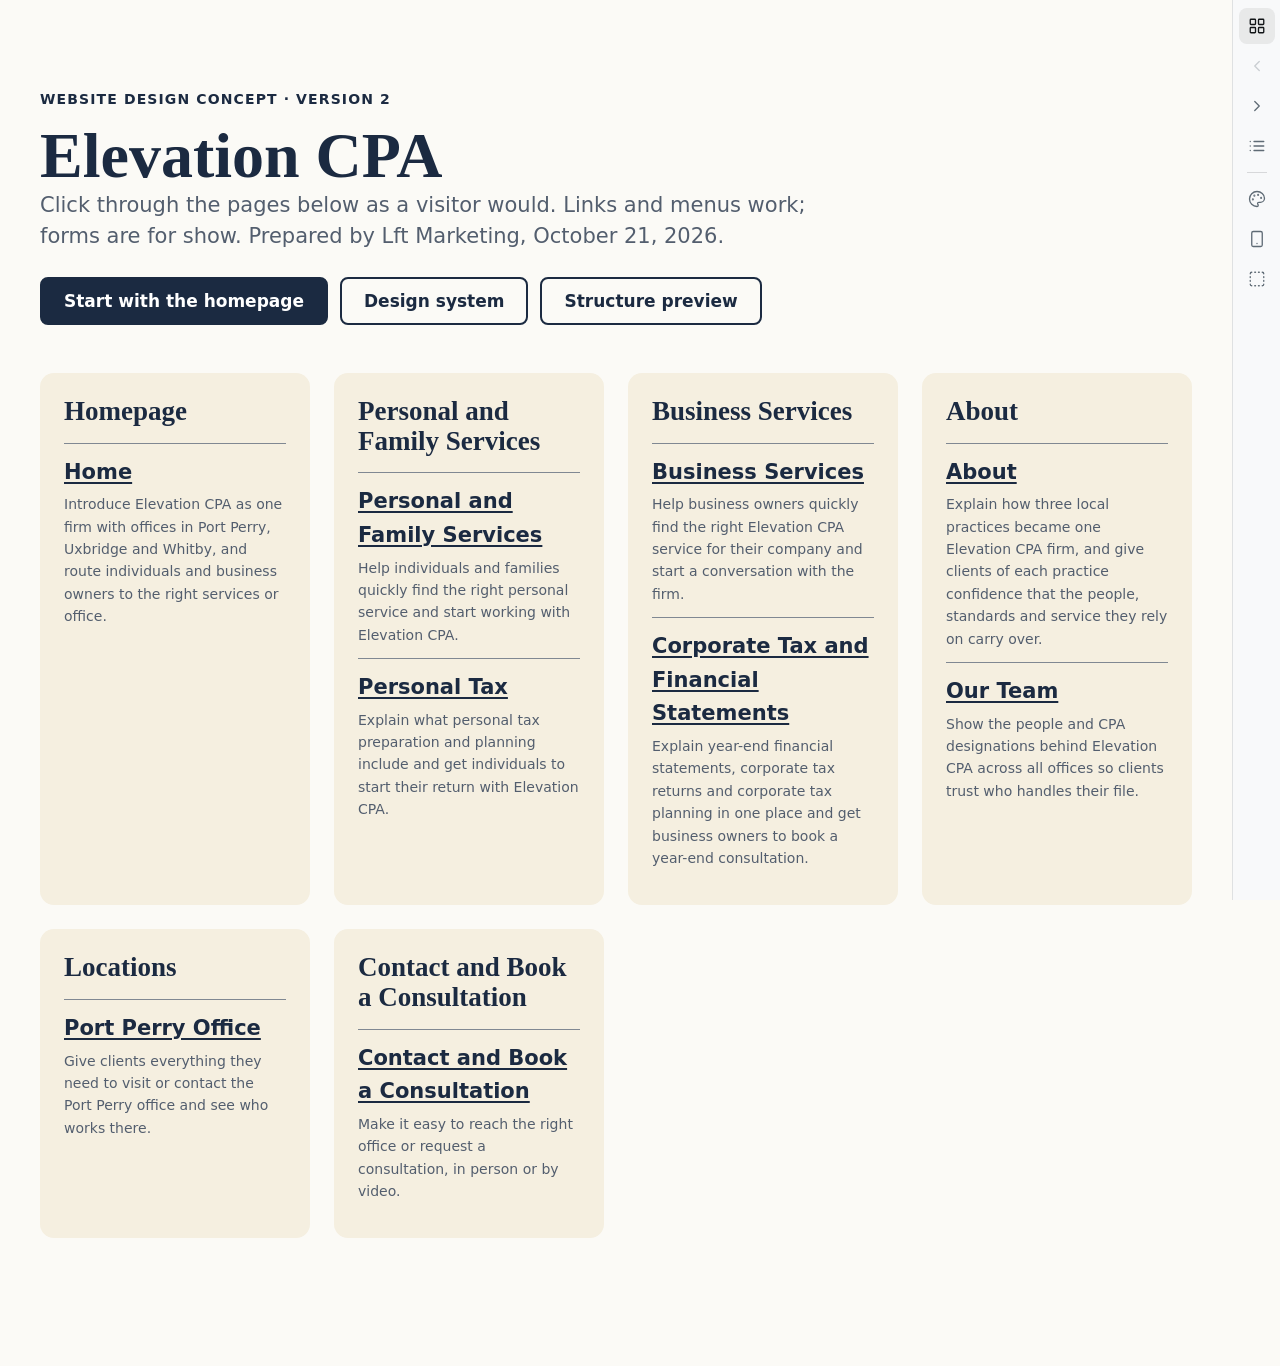
<file: index.html>
<!doctype html><meta charset="utf-8"><meta name="robots" content="noindex, nofollow"><meta name="description" content="Elevation CPA handles personal and corporate tax, bookkeeping, estate planning and audit for Durham Region families and businesses from three local offices."><meta property="og:type" content="website"><meta property="og:site_name" content="Elevation CPA"><meta property="og:title" content="Accounting and tax in Port Perry, Uxbridge and Whitby | Elevation CPA"><meta property="og:description" content="Elevation CPA handles personal and corporate tax, bookkeeping, estate planning and audit for Durham Region families and businesses from three local offices."><meta property="og:url" content="https://csedev.github.io/elevation-cpa-concept-f56c74/"><meta property="og:image" content="https://csedev.github.io/elevation-cpa-concept-f56c74/v2/assets/og/home.jpg"><meta property="og:image:width" content="1200"><meta property="og:image:height" content="630"><meta name="twitter:card" content="summary_large_image"><meta http-equiv="refresh" content="0; url=v2/index.html"><title>Elevation CPA design concept</title><a href="v2/index.html">Open the design concept</a>
</file>
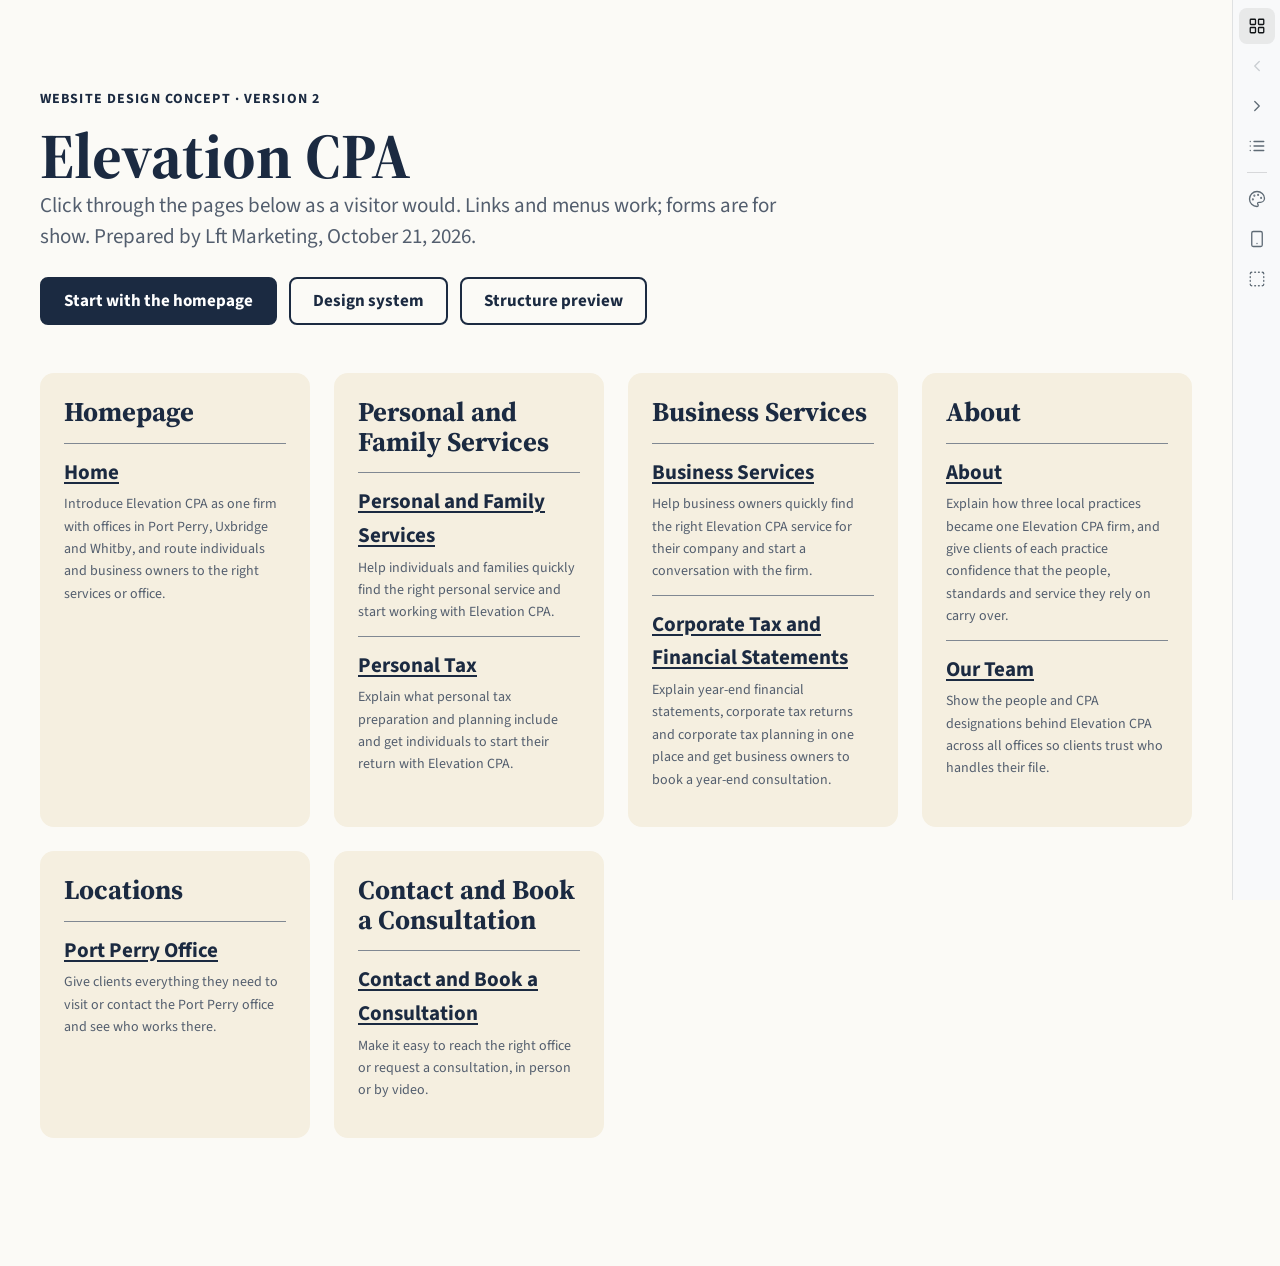
<file: v2/index.html>
<!doctype html>
<html lang="en-CA">
<head>
<meta charset="utf-8">
<meta name="viewport" content="width=device-width, initial-scale=1"><meta name="description" content="Elevation CPA handles personal and corporate tax, bookkeeping, estate planning and audit for Durham Region families and businesses from three local offices."><meta property="og:type" content="website"><meta property="og:site_name" content="Elevation CPA"><meta property="og:title" content="Accounting and tax in Port Perry, Uxbridge and Whitby | Elevation CPA"><meta property="og:description" content="Elevation CPA handles personal and corporate tax, bookkeeping, estate planning and audit for Durham Region families and businesses from three local offices."><meta property="og:url" content="https://csedev.github.io/elevation-cpa-concept-f56c74/v2/index.html"><meta property="og:image" content="https://csedev.github.io/elevation-cpa-concept-f56c74/v2/assets/og/home.jpg"><meta property="og:image:width" content="1200"><meta property="og:image:height" content="630"><meta name="twitter:card" content="summary_large_image">
<meta name="robots" content="noindex, nofollow">
<title>Elevation CPA · design concept v2</title>
<link rel="preconnect" href="https://fonts.googleapis.com"><link rel="preconnect" href="https://fonts.gstatic.com" crossorigin>
<link rel="stylesheet" href="https://fonts.googleapis.com/css2?family=Source+Serif+4:wght@600;700&amp;family=Source+Sans+3:wght@400;600&amp;display=swap">
<link rel="stylesheet" href="./assets/site.css">
<link rel="stylesheet" href="./assets/preview.css">

</head>
<body>
<nav class="pv-bar" aria-label="Design preview">
<a class="pv-i" href="./index.html" aria-label="Elevation CPA design concept, version 2: overview" data-tip="Elevation CPA design concept, version 2" aria-current="page"><svg viewBox="0 0 24 24" width="18" height="18" fill="none" stroke="currentColor" stroke-width="1.75" stroke-linecap="round" stroke-linejoin="round" aria-hidden="true" focusable="false"><rect width="7" height="7" x="3" y="3" rx="1"/><rect width="7" height="7" x="14" y="3" rx="1"/><rect width="7" height="7" x="14" y="14" rx="1"/><rect width="7" height="7" x="3" y="14" rx="1"/></svg></a>
<span class="pv-i pv-off" aria-hidden="true"><svg viewBox="0 0 24 24" width="18" height="18" fill="none" stroke="currentColor" stroke-width="1.75" stroke-linecap="round" stroke-linejoin="round" aria-hidden="true" focusable="false"><path d="m15 18-6-6 6-6"/></svg></span><a class="pv-i" rel="next" href="home/index.html" aria-label="Next page: Home" data-tip="Next: Home (→)"><svg viewBox="0 0 24 24" width="18" height="18" fill="none" stroke="currentColor" stroke-width="1.75" stroke-linecap="round" stroke-linejoin="round" aria-hidden="true" focusable="false"><path d="m9 18 6-6-6-6"/></svg></a>
<button type="button" class="pv-i" id="pv-pages" aria-expanded="false" aria-controls="pv-pages-menu" aria-label="Pages (now: Cover)" data-tip="Pages · Cover"><svg viewBox="0 0 24 24" width="18" height="18" fill="none" stroke="currentColor" stroke-width="1.75" stroke-linecap="round" stroke-linejoin="round" aria-hidden="true" focusable="false"><path d="M3 12h.01"/><path d="M3 18h.01"/><path d="M3 6h.01"/><path d="M8 12h13"/><path d="M8 18h13"/><path d="M8 6h13"/></svg></button>
<div class="pv-menu" id="pv-pages-menu" hidden><p class="pv-group">Homepage</p><ul><li><a href="home/index.html">Home</a></li></ul><p class="pv-group">Personal and Family Services</p><ul><li><a href="personal/index.html">Personal and Family Services</a></li><li><a href="personal/personal-tax/index.html">Personal Tax</a></li></ul><p class="pv-group">Business Services</p><ul><li><a href="business/index.html">Business Services</a></li><li><a href="business/corporate-tax/index.html">Corporate Tax and Financial Statements</a></li></ul><p class="pv-group">About</p><ul><li><a href="about/index.html">About</a></li><li><a href="about/team/index.html">Our Team</a></li></ul><p class="pv-group">Locations</p><ul><li><a href="locations/port-perry/index.html">Port Perry Office</a></li></ul><p class="pv-group">Contact and Book a Consultation</p><ul><li><a href="contact/index.html">Contact and Book a Consultation</a></li></ul></div>
<span class="pv-sep" aria-hidden="true"></span>
<a class="pv-i" href="./design-system/index.html" aria-label="Design system" data-tip="Design system"><svg viewBox="0 0 24 24" width="18" height="18" fill="none" stroke="currentColor" stroke-width="1.75" stroke-linecap="round" stroke-linejoin="round" aria-hidden="true" focusable="false"><circle cx="13.5" cy="6.5" r=".5" fill="currentColor"/><circle cx="17.5" cy="10.5" r=".5" fill="currentColor"/><circle cx="8.5" cy="7.5" r=".5" fill="currentColor"/><circle cx="6.5" cy="12.5" r=".5" fill="currentColor"/><path d="M12 2C6.5 2 2 6.5 2 12s4.5 10 10 10c.926 0 1.648-.746 1.648-1.688 0-.437-.18-.835-.437-1.125-.29-.289-.438-.652-.438-1.125a1.64 1.64 0 0 1 1.668-1.668h1.996c3.051 0 5.555-2.503 5.555-5.554C21.965 6.012 17.461 2 12 2z"/></svg></a>
<button type="button" class="pv-i" id="pv-mobile" aria-pressed="false" aria-label="Phone width" data-tip="Phone width"><svg viewBox="0 0 24 24" width="18" height="18" fill="none" stroke="currentColor" stroke-width="1.75" stroke-linecap="round" stroke-linejoin="round" aria-hidden="true" focusable="false"><rect width="14" height="20" x="5" y="2" rx="2" ry="2"/><path d="M12 18h.01"/></svg></button>
<button type="button" class="pv-i" id="pv-structure" aria-pressed="false" aria-label="Structure only" data-tip="Structure only"><svg viewBox="0 0 24 24" width="18" height="18" fill="none" stroke="currentColor" stroke-width="1.75" stroke-linecap="round" stroke-linejoin="round" aria-hidden="true" focusable="false"><path d="M5 3a2 2 0 0 0-2 2"/><path d="M19 3a2 2 0 0 1 2 2"/><path d="M21 19a2 2 0 0 1-2 2"/><path d="M5 21a2 2 0 0 1-2-2"/><path d="M9 3h1"/><path d="M9 21h1"/><path d="M14 3h1"/><path d="M14 21h1"/><path d="M3 9v1"/><path d="M21 9v1"/><path d="M3 14v1"/><path d="M21 14v1"/></svg></button>
<span class="pv-grow" aria-hidden="true"></span>
<button type="button" class="pv-i pv-approve" id="pv-approve" aria-label="Approve this version" data-tip="Approve this version"><svg viewBox="0 0 24 24" width="18" height="18" fill="none" stroke="currentColor" stroke-width="1.75" stroke-linecap="round" stroke-linejoin="round" aria-hidden="true" focusable="false"><path d="M20 6 9 17l-5-5"/></svg></button>
</nav>
<main id="main" class="sec t-default" style="min-height:100vh"><div class="wrap" style="padding-top:24px;padding-bottom:64px">
<div class="head" style="max-width:780px"><span class="eyebrow">Website design concept · Version 2</span><h1>Elevation CPA</h1><div class="lede"><p>Click through the pages below as a visitor would. Links and menus work; forms are for show. Prepared by Lft Marketing, October 21, 2026.</p></div><div class="btns"><a class="btn" href="home/index.html">Start with the homepage</a><a class="btn btn--ghost" href="design-system/index.html">Design system</a><a class="btn btn--ghost" href="home/index.html?structure=1">Structure preview</a></div></div>
<div class="grid" style="margin-top:48px"><section class="card" aria-labelledby="g-Homepage"><h2 id="g-Homepage" style="font-size:var(--text-xl)">Homepage</h2><ul style="list-style:none;padding:0;margin:8px 0 0"><li style="border-top:1px solid var(--color-border);padding:12px 0"><a href="home/index.html" style="font-weight:700;font-size:var(--text-lg)">Home</a><p class="meta" style="margin-top:4px">Introduce Elevation CPA as one firm with offices in Port Perry, Uxbridge and Whitby, and route individuals and business owners to the right services or office.</p></li></ul></section><section class="card" aria-labelledby="g-Personal-and-Family-Services"><h2 id="g-Personal-and-Family-Services" style="font-size:var(--text-xl)">Personal and Family Services</h2><ul style="list-style:none;padding:0;margin:8px 0 0"><li style="border-top:1px solid var(--color-border);padding:12px 0"><a href="personal/index.html" style="font-weight:700;font-size:var(--text-lg)">Personal and Family Services</a><p class="meta" style="margin-top:4px">Help individuals and families quickly find the right personal service and start working with Elevation CPA.</p></li><li style="border-top:1px solid var(--color-border);padding:12px 0"><a href="personal/personal-tax/index.html" style="font-weight:700;font-size:var(--text-lg)">Personal Tax</a><p class="meta" style="margin-top:4px">Explain what personal tax preparation and planning include and get individuals to start their return with Elevation CPA.</p></li></ul></section><section class="card" aria-labelledby="g-Business-Services"><h2 id="g-Business-Services" style="font-size:var(--text-xl)">Business Services</h2><ul style="list-style:none;padding:0;margin:8px 0 0"><li style="border-top:1px solid var(--color-border);padding:12px 0"><a href="business/index.html" style="font-weight:700;font-size:var(--text-lg)">Business Services</a><p class="meta" style="margin-top:4px">Help business owners quickly find the right Elevation CPA service for their company and start a conversation with the firm.</p></li><li style="border-top:1px solid var(--color-border);padding:12px 0"><a href="business/corporate-tax/index.html" style="font-weight:700;font-size:var(--text-lg)">Corporate Tax and Financial Statements</a><p class="meta" style="margin-top:4px">Explain year-end financial statements, corporate tax returns and corporate tax planning in one place and get business owners to book a year-end consultation.</p></li></ul></section><section class="card" aria-labelledby="g-About"><h2 id="g-About" style="font-size:var(--text-xl)">About</h2><ul style="list-style:none;padding:0;margin:8px 0 0"><li style="border-top:1px solid var(--color-border);padding:12px 0"><a href="about/index.html" style="font-weight:700;font-size:var(--text-lg)">About</a><p class="meta" style="margin-top:4px">Explain how three local practices became one Elevation CPA firm, and give clients of each practice confidence that the people, standards and service they rely on carry over.</p></li><li style="border-top:1px solid var(--color-border);padding:12px 0"><a href="about/team/index.html" style="font-weight:700;font-size:var(--text-lg)">Our Team</a><p class="meta" style="margin-top:4px">Show the people and CPA designations behind Elevation CPA across all offices so clients trust who handles their file.</p></li></ul></section><section class="card" aria-labelledby="g-Locations"><h2 id="g-Locations" style="font-size:var(--text-xl)">Locations</h2><ul style="list-style:none;padding:0;margin:8px 0 0"><li style="border-top:1px solid var(--color-border);padding:12px 0"><a href="locations/port-perry/index.html" style="font-weight:700;font-size:var(--text-lg)">Port Perry Office</a><p class="meta" style="margin-top:4px">Give clients everything they need to visit or contact the Port Perry office and see who works there.</p></li></ul></section><section class="card" aria-labelledby="g-Contact-and-Book-a-Consultation"><h2 id="g-Contact-and-Book-a-Consultation" style="font-size:var(--text-xl)">Contact and Book a Consultation</h2><ul style="list-style:none;padding:0;margin:8px 0 0"><li style="border-top:1px solid var(--color-border);padding:12px 0"><a href="contact/index.html" style="font-weight:700;font-size:var(--text-lg)">Contact and Book a Consultation</a><p class="meta" style="margin-top:4px">Make it easy to reach the right office or request a consultation, in person or by video.</p></li></ul></section></div>
</div></main>
<script src="./assets/config.js"></script>
<script src="./assets/preview.js"></script>
</body>
</html>
</file>
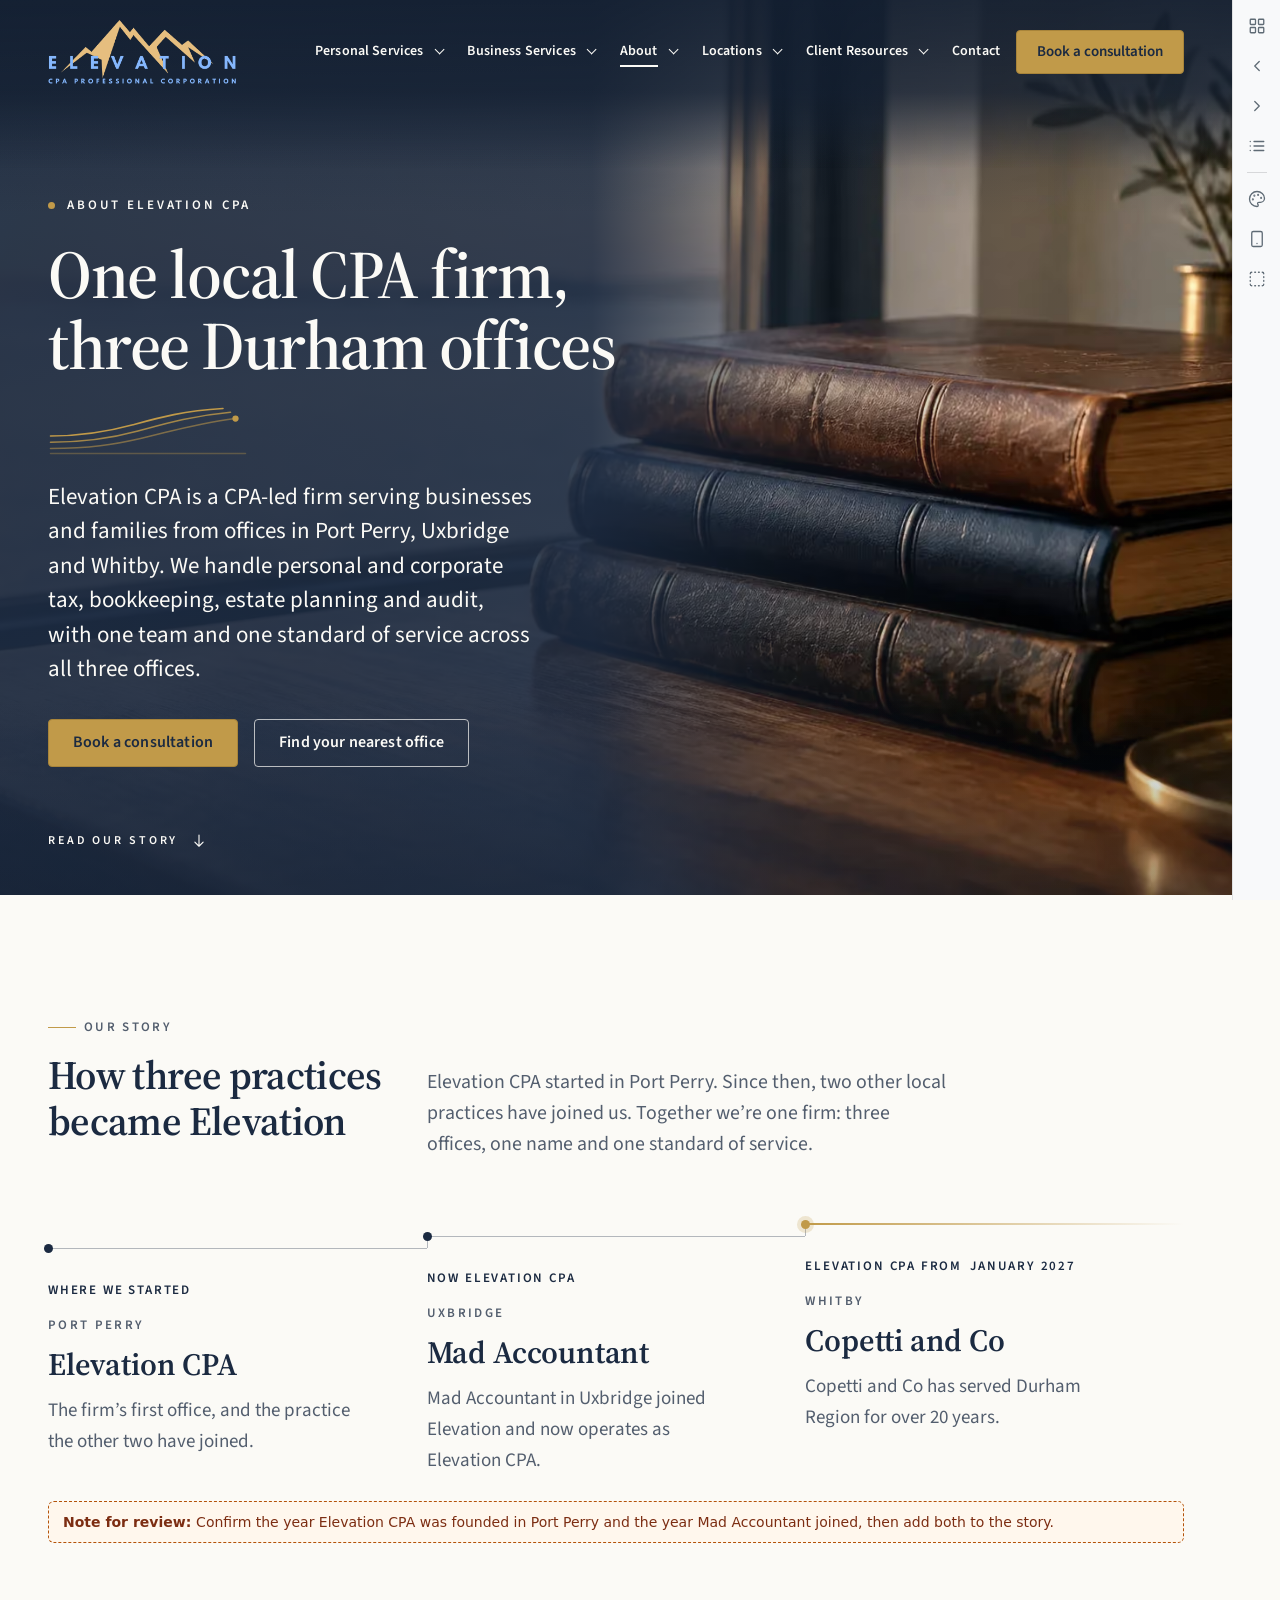
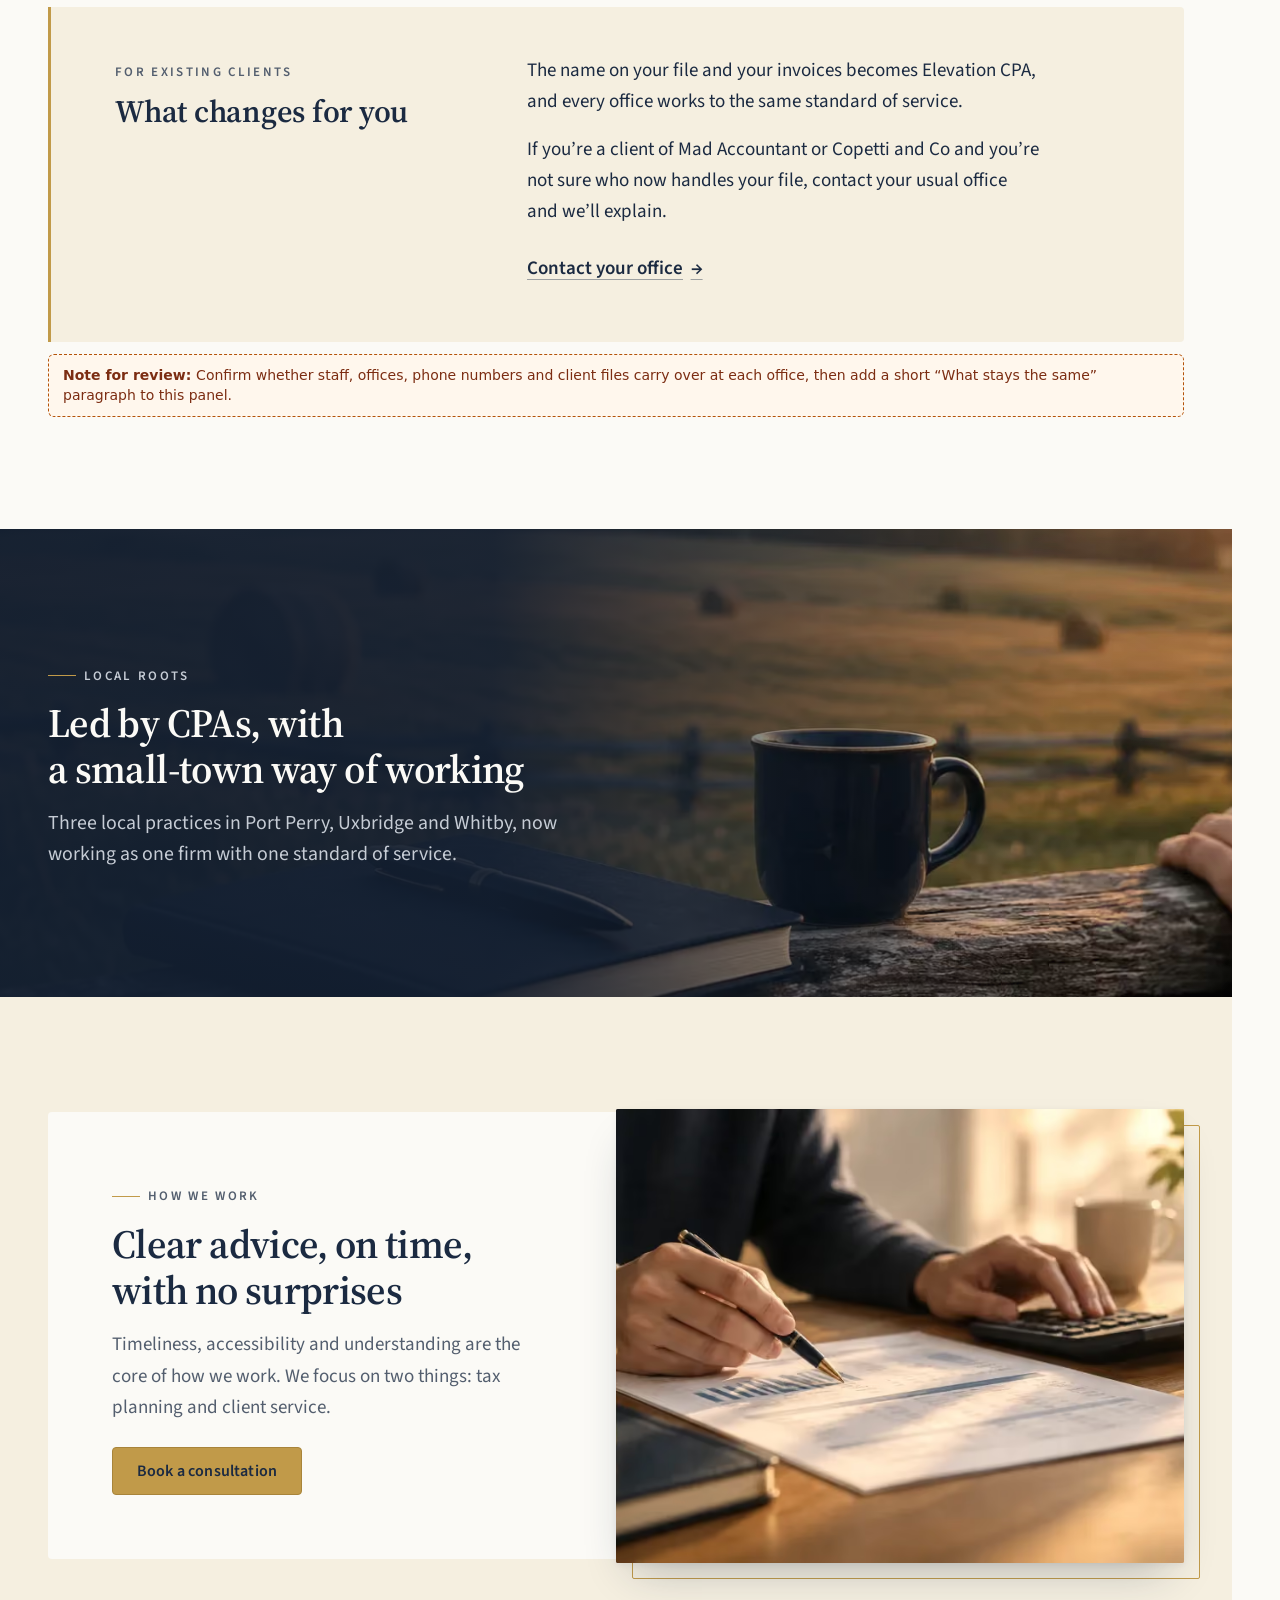
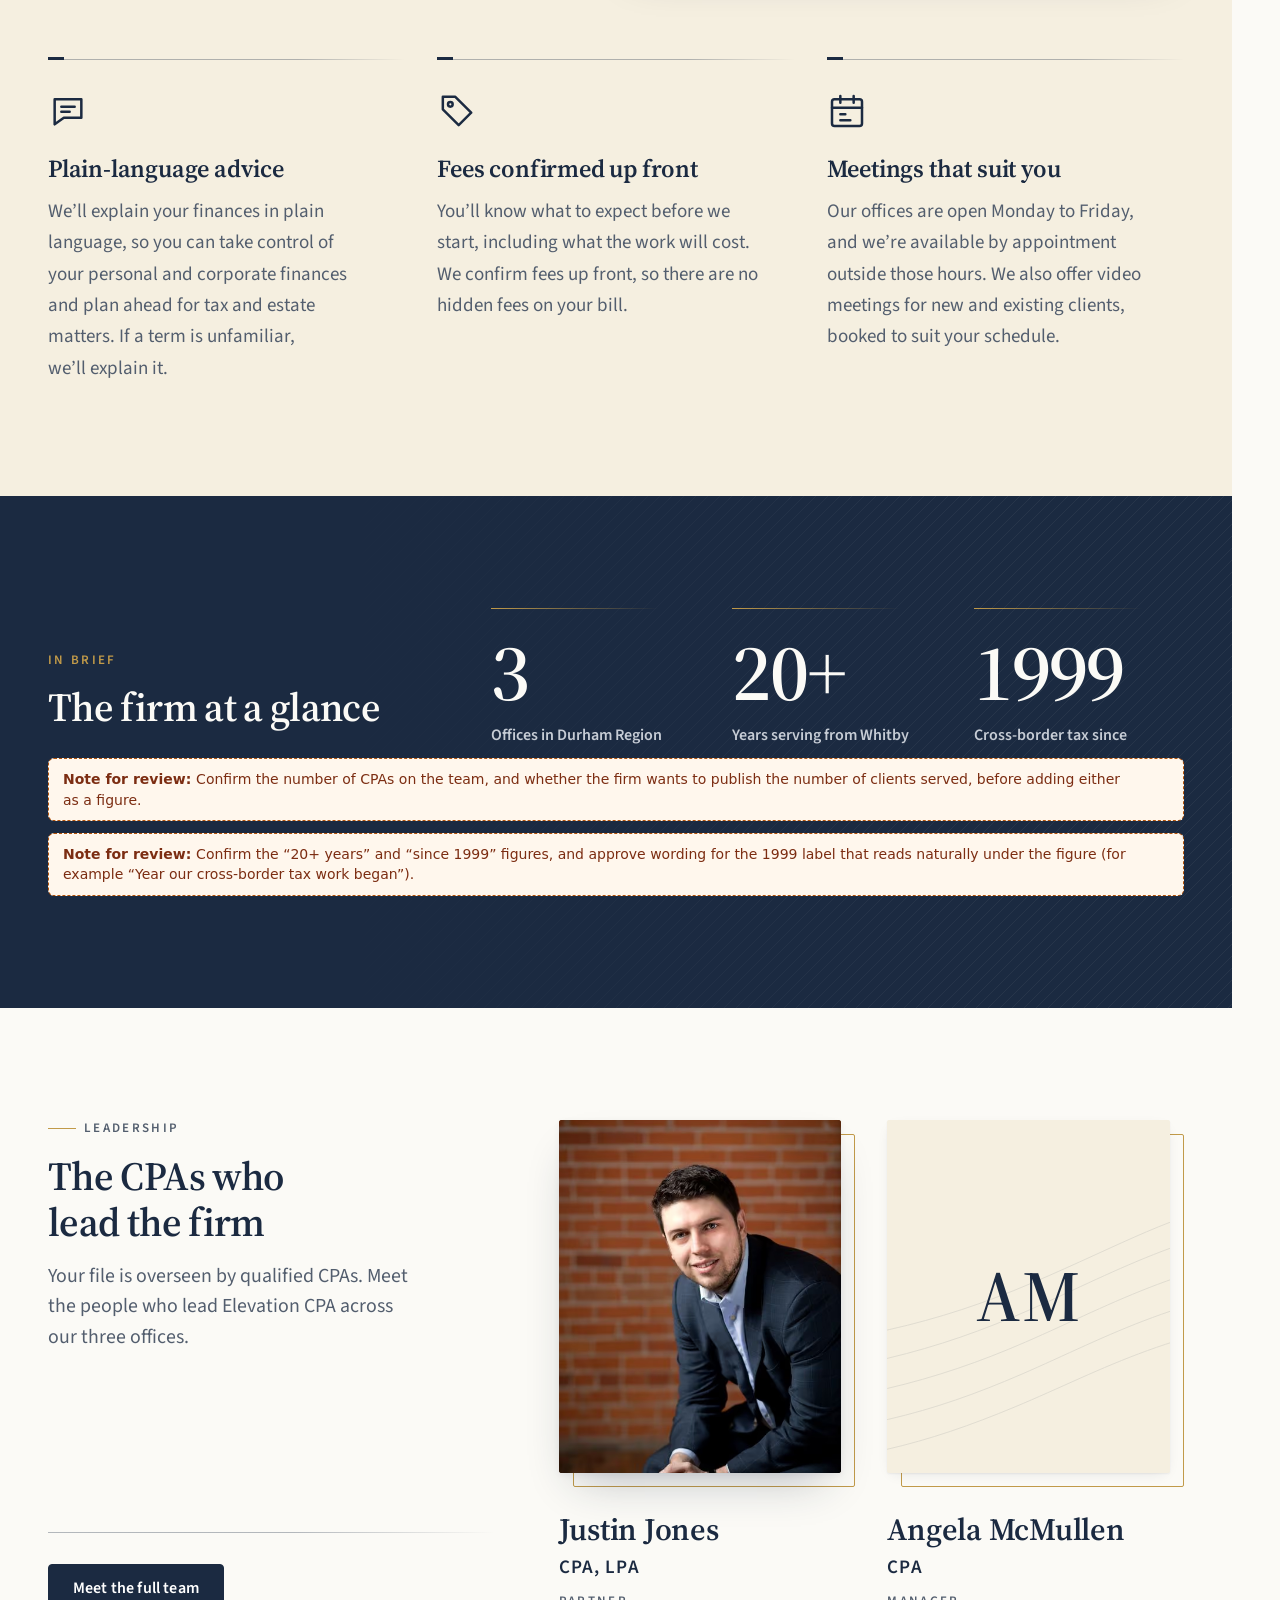
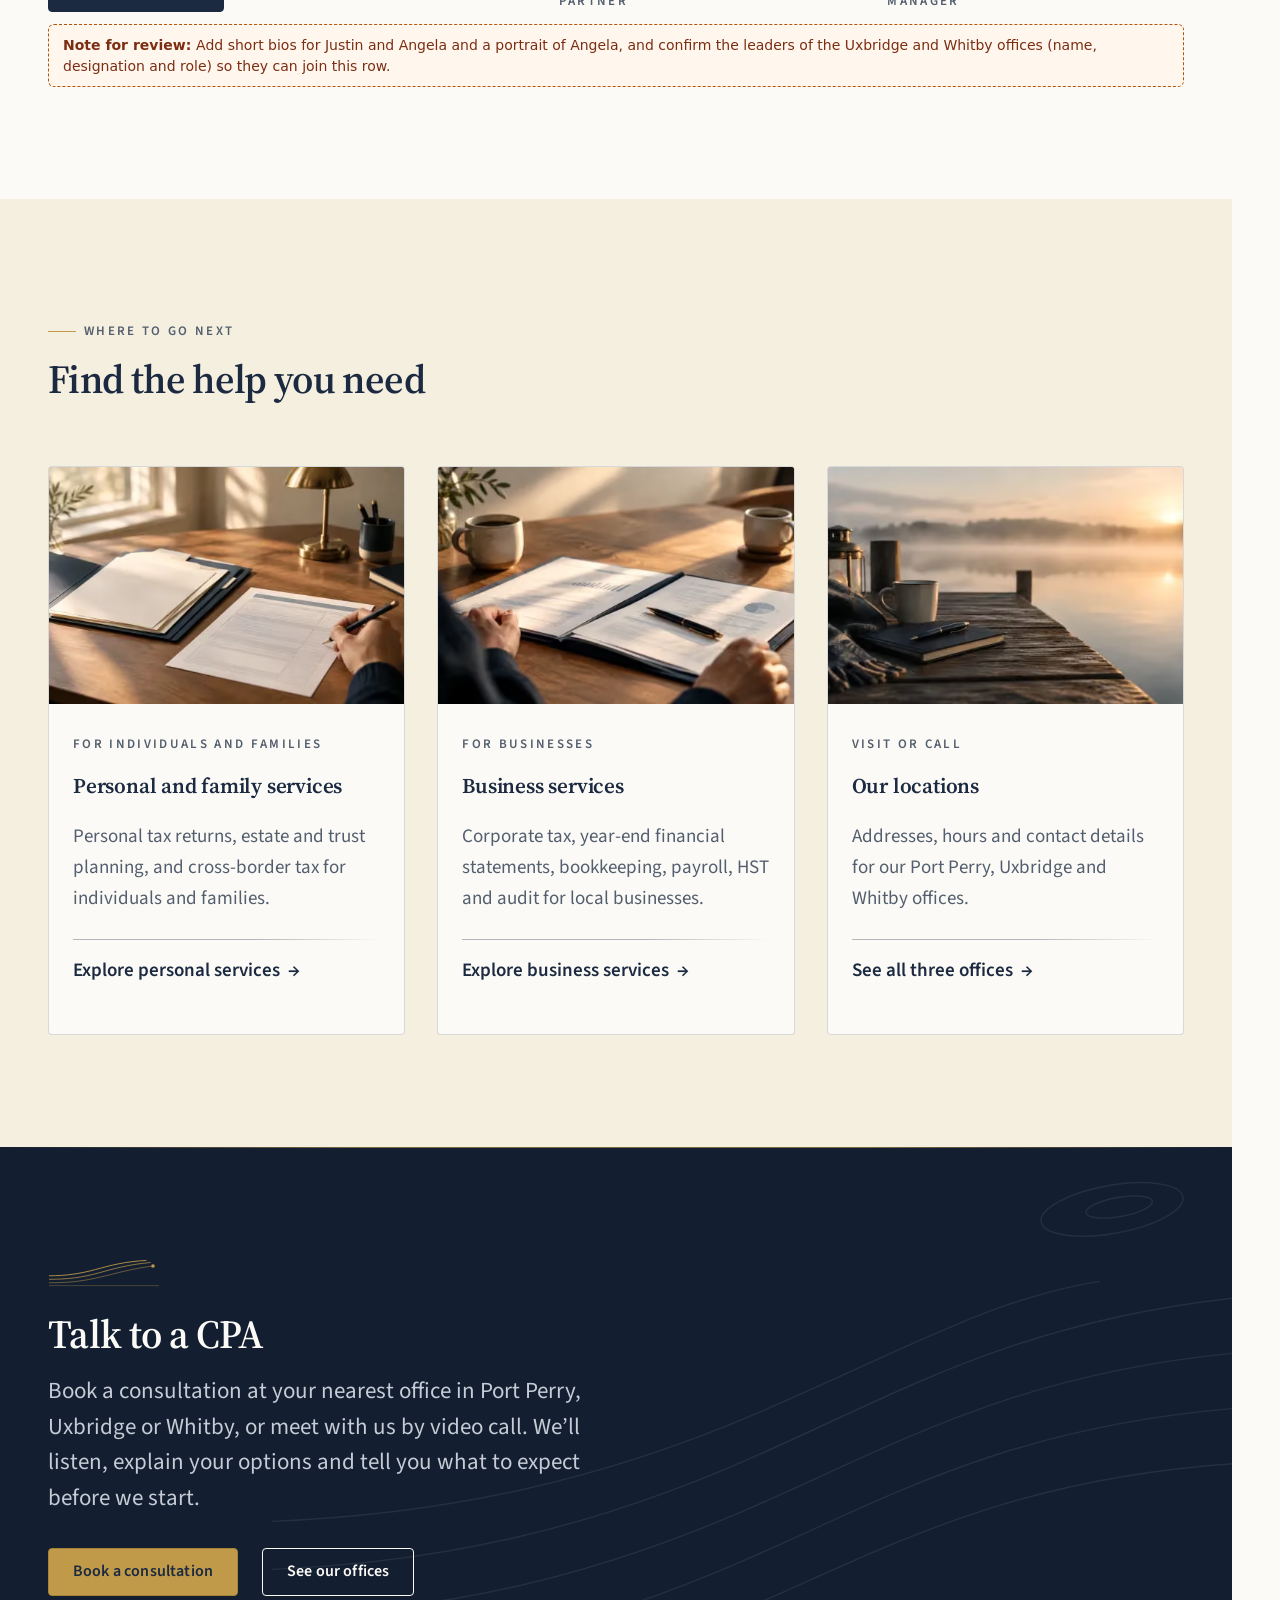
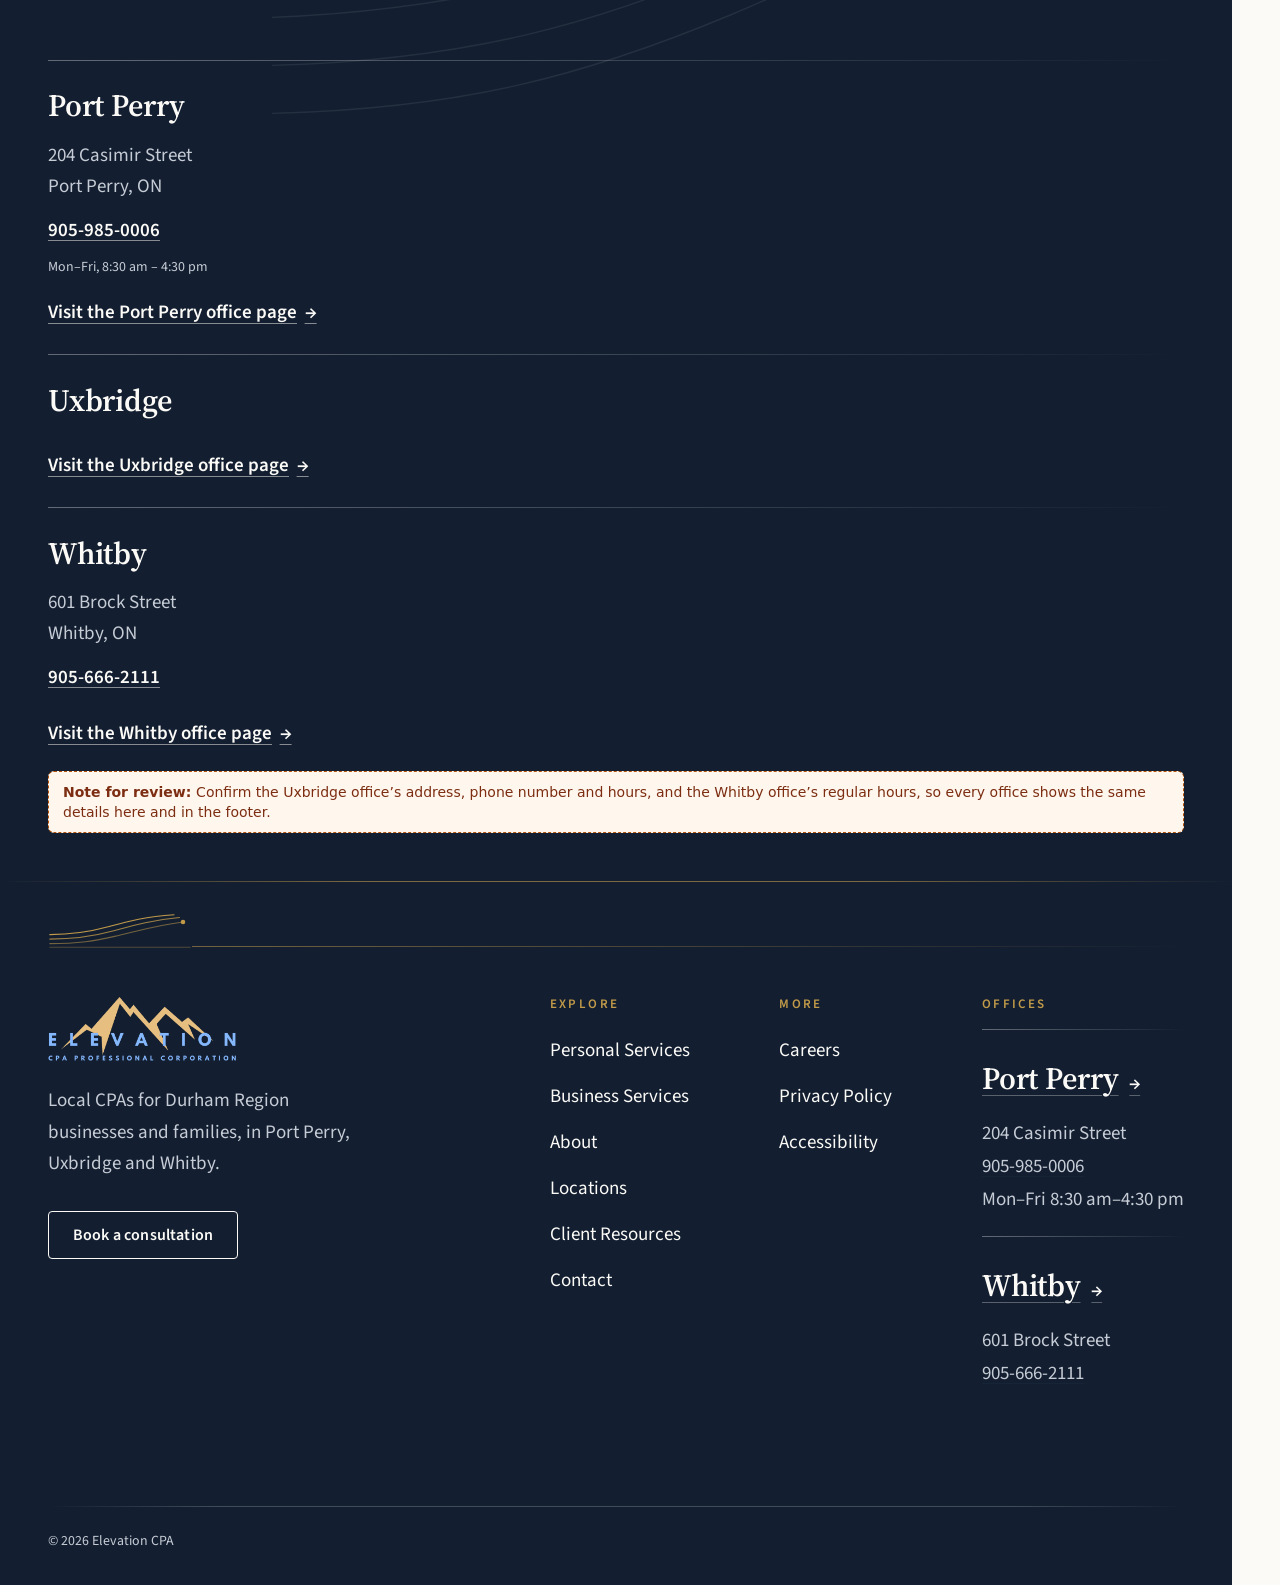
<file: v2/about/index.html>
<!doctype html>
<html lang="en-CA">
<head>
<meta charset="utf-8">
<meta name="viewport" content="width=device-width, initial-scale=1">
<meta name="robots" content="noindex, nofollow">
<title>About us: three local practices, one firm | Elevation CPA</title>
<meta name="description" content="Elevation CPA brings together three Durham Region practices in Port Perry, Uxbridge and Whitby: one CPA-led team for tax, bookkeeping, estates and audit.">
<meta property="og:type" content="website">
<meta property="og:title" content="About us: three local practices, one firm | Elevation CPA">
<meta property="og:description" content="Elevation CPA brings together three Durham Region practices in Port Perry, Uxbridge and Whitby: one CPA-led team for tax, bookkeeping, estates and audit.">
<meta property="og:image" content="../assets/og/about.jpg"><meta property="og:image:width" content="1200"><meta property="og:image:height" content="630"><meta name="twitter:card" content="summary_large_image">
<link rel="icon" type="image/png" sizes="32x32" href="../assets/brand/icon-32.png"><link rel="apple-touch-icon" href="../assets/brand/icon-180.png">
<link rel="preconnect" href="https://fonts.googleapis.com"><link rel="preconnect" href="https://fonts.gstatic.com" crossorigin>
<link rel="stylesheet" href="https://fonts.googleapis.com/css2?family=Source+Serif+4:wght@600;700&amp;family=Source+Sans+3:wght@400;600&amp;display=swap">
<link rel="preload" as="image" href="../assets/media/031079bb-1068-4090-ab95-8a291a7ccdb3-1a2225b889b8/800.webp" fetchpriority="high">
<link rel="stylesheet" href="../assets/base.css">
<link rel="stylesheet" href="../assets/system.css">
<style>/* About: shorter hero without the notice lift */
.hero-horizon.about-hero {
  min-height: max(34rem, 84svh);
  padding-bottom: var(--space-10);
}
.about-hero .hero-media img { object-position: 72% 55%; }
.about-hero .hero-cue { bottom: var(--space-6); }
@media (max-width: 47.99em) {
  .hero-horizon.about-hero { min-height: max(32rem, 88svh); padding-bottom: var(--space-8); }
  .about-hero .hero-media img { object-position: 66% 50%; }
}

/* Story: three practices joining one rule */
.practice-ledger {
  display: grid;
  grid-template-columns: repeat(3, minmax(0, 1fr));
  gap: 0 var(--space-7);
  margin: 0;
  padding: 0;
  list-style: none;
}
.practice {
  position: relative;
  display: flex;
  flex-direction: column;
  padding: var(--space-6) 0 var(--space-7);
}
.practice::before {
  content: "";
  position: absolute;
  top: 0;
  left: 0;
  right: 0;
  height: 1px;
  background: linear-gradient(90deg, var(--color-hairline-strong), var(--color-hairline-strong) 70%, transparent);
}
.practice::after {
  content: "";
  position: absolute;
  left: 0;
  bottom: 0;
  width: 1px;
  height: var(--space-6);
  background: var(--color-hairline-strong);
}
.practice .eyebrow { margin-bottom: var(--space-3); }
.practice-name { font-size: var(--step-2); margin-bottom: var(--space-3); }
.practice p:not(.eyebrow):not(.practice-status) { color: var(--c-muted); max-width: 34ch; }
.practice-status {
  display: inline-flex;
  align-items: center;
  gap: var(--space-2);
  margin-top: auto;
  padding-top: var(--space-5);
  font-size: var(--label-size);
  font-weight: 600;
  letter-spacing: 0.14em;
  text-transform: uppercase;
  color: var(--c-navy);
  font-variant-numeric: tabular-nums lining-nums;
}
.practice-status::before {
  content: "";
  flex: none;
  width: 0.5rem;
  height: 0.5rem;
  border-radius: 50%;
  background: var(--c-navy);
  border: 1px solid var(--c-navy);
}
.practice--next .practice-status::before { background: transparent; }
.practice-join {
  position: relative;
  display: flex;
  flex-wrap: wrap;
  align-items: baseline;
  gap: var(--space-2) var(--space-5);
  padding-top: var(--space-4);
}
.practice-join::before {
  content: "";
  position: absolute;
  top: 0;
  left: 0;
  right: 0;
  height: 1px;
  background: linear-gradient(90deg, var(--c-navy), var(--c-navy) 60%, transparent);
}
.practice-join-name {
  margin: 0;
  font-family: var(--font-serif);
  font-size: var(--step-1);
  font-weight: 600;
}
.practice-join-text { margin: 0; color: var(--c-muted); }
.story-notice { margin-top: var(--space-8); }

@media (max-width: 47.99em) {
  .practice-ledger { grid-template-columns: 1fr; }
  .practice { padding: 0 0 var(--space-6) var(--space-5); }
  .practice::before { content: none; }
  .practice::after { top: 0; height: auto; }
  .practice-join { padding-left: var(--space-5); }
}

/* How we work */
.work-action { margin-top: var(--space-5); }
.work-principles { margin-top: var(--space-9); }
.split-media img { object-position: 50% 60%; }

/* At a glance: hatch texture fading from the right */
.glance::before {
  content: "";
  position: absolute;
  inset: 0;
  z-index: -1;
  background: var(--texture-hatch);
  opacity: 0.05;
  -webkit-mask-image: linear-gradient(to left, #000 20%, transparent 75%);
  mask-image: linear-gradient(to left, #000 20%, transparent 75%);
}
.glance-inner {
  display: grid;
  grid-template-columns: minmax(0, 4fr) minmax(0, 8fr);
  gap: var(--space-7) var(--space-9);
  align-items: end;
}
.glance-inner .section-head { margin: 0; }
.glance-inner .stat-label { line-height: 1.5; }
@media (max-width: 56.24em) {
  .glance-inner { grid-template-columns: 1fr; }
}

/* Leadership */
.leaders {
  display: grid;
  grid-template-columns: minmax(0, 5fr) minmax(0, 7fr);
  gap: var(--space-8);
  align-items: start;
}
.leaders-head {
  position: sticky;
  top: calc(var(--pv-top, 0px) + var(--header-h) + var(--space-6));
}
.leaders-action { margin-top: var(--space-6); }
.leader-grid { grid-template-columns: repeat(2, minmax(0, 1fr)); }
.leader-frame { --frame-x: 0.875rem; --frame-y: 0.875rem; margin-bottom: var(--space-5); }
.leader-frame .team-photo { margin: 0; box-shadow: var(--shadow-2); }
@media (max-width: 56.24em) {
  .leaders { grid-template-columns: 1fr; gap: var(--space-7); }
  .leaders-head { position: static; }
}
@media (max-width: 36em) {
  .leader-grid { grid-template-columns: 1fr; }
  .leader-grid .team-card { max-width: 22rem; }
}

/* Route card crop */
.route-card-media .route-img--dock { object-position: 50% 70%; }

/* Close */
.about-close .ornament { margin-bottom: var(--space-5); }
.about-close-intro {
  margin-top: var(--space-4);
  max-width: 52ch;
  font-size: var(--step-1);
  line-height: 1.55;
  color: var(--c-on-dark-muted);
}
.about-close .footer-offices-head .section-title { max-width: none; }

/* Revision 1 */
/* Hero cue: on the content edge, reads as a cue */
.about-hero .about-cue { padding-inline: 0; align-items: center; }
.about-cue-arrow { width: 1.125rem; height: 1.125rem; transition: transform var(--dur-2) var(--ease-out); }
.about-cue:hover .about-cue-arrow { transform: translateY(3px); }

/* Story: rising rule with nodes */
.practice-ledger { gap: 0; padding-top: 1.5rem; }
.practice { padding: var(--space-6) var(--space-6) 0 0; }
.practice:nth-child(2) { top: -0.75rem; }
.practice:nth-child(3) { top: -1.5rem; }
.practice::before { right: 0; background: var(--color-hairline-strong); }
.practice--next::before { height: 2px; top: -0.5px; background: linear-gradient(90deg, var(--c-brass), rgba(193, 154, 73, 0)); }
.practice::after {
  top: -4px; bottom: auto; left: -4px;
  width: 9px; height: 9px;
  border-radius: 50%;
  background: var(--c-navy);
  z-index: 1;
}
.practice--next::after { background: var(--c-brass); box-shadow: 0 0 0 4px rgba(193, 154, 73, 0.22); }
.practice-status { margin: 0 0 var(--space-4); padding-top: 0; }
.practice-status::before { content: none; }
.practice + .practice > .practice-status::before {
  content: ""; position: absolute; left: 0; top: 0;
  width: 1px; height: 0.75rem;
  background: var(--color-hairline-strong);
  border: 0; border-radius: 0;
}
@media (max-width: 47.99em) {
  .practice-ledger { padding-top: 0; }
  .practice:nth-child(n) { top: 0; padding: 0 0 var(--space-6) var(--space-6); }
  .practice::before { content: ""; top: 0; bottom: 0; right: auto; width: 1px; height: auto; }
  .practice--next::before { background: linear-gradient(180deg, var(--c-brass), rgba(193, 154, 73, 0)); }
  .practice::after { top: 0.25rem; }
  .practice + .practice > .practice-status::before { content: none; }
}

/* Client panel: full width, label stacked over heading */
.story-panel {
  max-width: none;
  grid-template-columns: minmax(0, 4fr) minmax(0, 7fr);
  gap: var(--space-4) var(--space-8);
  align-items: start;
  padding: var(--space-7) var(--space-7) var(--space-7) var(--space-8);
}
.story-panel-head .eyebrow { margin: 0 0 var(--space-3); }
.story-panel .transition-notice-title { font-size: var(--step-2); margin: 0; }
@media (max-width: 56.24em) {
  .story-panel { grid-template-columns: 1fr; padding: var(--space-6) var(--space-5) var(--space-6) var(--space-6); }
}

/* Photographic pause */
.photo-pause { min-height: clamp(24rem, 52vh, 34rem); }
.photo-pause .photo-band-media img { object-position: 72% 55%; }
.photo-pause .lede { color: var(--c-on-dark-muted); }
@media (max-width: 47.99em) {
  .photo-pause::after { background: linear-gradient(180deg, rgba(19, 31, 49, 0.84), rgba(19, 31, 49, 0.92)); }
}

/* Principles: titles hold one line */
.work-principles { column-gap: var(--space-6); }
.work-principles .service-title { font-size: clamp(1.25rem, 1.05rem + 0.6vw, 1.625rem); }

/* Glance: short sentence-case labels */
.glance-inner .stat-row { gap: var(--space-6); }
.glance-inner .stat-label {
  font-size: 1rem;
  letter-spacing: 0;
  text-transform: none;
  line-height: 1.4;
}

/* Leadership frame stays inside the gutter */
.leader-frame { margin-right: var(--frame-x); margin-bottom: calc(var(--frame-y) + var(--space-5)); }
@media (max-width: 36em) { .leader-frame { --frame-x: 0.5rem; --frame-y: 0.5rem; } }

/* Route cards: one-line titles, pinned link */
.next-cards .route-card-title { font-size: clamp(1.1875rem, 1rem + 0.4vw, 1.4375rem); letter-spacing: -0.01em; }
.next-cards .route-card-body { padding-inline: var(--space-5); }

/* Phone header: more room around the logo */
@media (max-width: 30em) {
  .site-header,
  .site-header--over-hero:not(.is-scrolled):not(.menu-open) { --logo-h: 2.125rem; }
}

/* Footer on the 12-column grid */
@media (min-width: 64em) {
  .footer-grid { grid-template-columns: repeat(12, minmax(0, 1fr)); column-gap: var(--space-6); }
  .footer-grid > .footer-brand { grid-column: 1 / span 4; }
  .footer-grid > .footer-nav,
  .footer-grid > .footer-contact { grid-column: span 3; }
  .footer-grid > .footer-brand + * { grid-column: 7 / span 3; }
}

@media (prefers-reduced-motion: no-preference) {
  .about-cue-arrow { animation: about-bob 2.4s var(--ease-in-out) 1.2s infinite; }
}
@keyframes about-bob {
  0%, 60%, 100% { transform: none; }
  30% { transform: translateY(4px); }
}

/* Revision 2 */
/* Revision 2 */
/* Footer: brand on the left, link columns close on the container's right edge */
@media (min-width: 64em) {
  .site-footer .footer-grid {
    grid-template-columns: minmax(0, 1fr);
    grid-auto-flow: column;
    grid-auto-columns: auto;
    column-gap: clamp(var(--space-8), 7vw, var(--space-10));
  }
  .site-footer .footer-grid > :is(.footer-brand, .footer-nav, .footer-contact) { grid-column: auto; }
}

/* Leadership: head fills its column, button lands on the cards' last line */
.leaders { align-items: stretch; }
.leaders-head {
  position: static;
  display: flex;
  flex-direction: column;
  align-items: flex-start;
}
.leaders-action {
  position: relative;
  align-self: stretch;
  margin-top: auto;
  padding-top: var(--space-6);
}
.leaders-action::before {
  content: "";
  position: absolute;
  top: 0;
  left: 0;
  right: 0;
  height: 1px;
  background: linear-gradient(90deg, var(--color-hairline-strong), var(--color-hairline-strong) 55%, transparent);
}
.leader-grid { align-items: start; }
.leader-frame .team-monogram { margin: 0; box-shadow: var(--shadow-1); }
@media (max-width: 56.24em) {
  .leaders-action { margin-top: var(--space-6); padding-top: var(--space-5); }
}

/* Route cards: equal heights, link pinned on one shared line */
.next-cards > li { display: flex; }
.next-cards .route-card { width: 100%; }
.next-cards .route-card-body > p:last-of-type { margin-bottom: var(--space-5); }
.next-cards .route-card-more {
  display: flex;
  width: 100%;
  margin-top: auto;
  padding-top: var(--space-4);
  background: linear-gradient(90deg, var(--color-hairline-strong), var(--color-hairline-strong) 60%, transparent) top left / 100% 1px no-repeat;
}

/* Collapsed header: compact logo, subline cropped away */
@media (max-width: 68.74em) {
  .site-header .brand-logo {
    clip-path: inset(0 0 19% 0);
    margin-bottom: calc(var(--logo-h) * -0.19);
  }
}

/* Revision 1 */
/* Hero: shade sits behind the text column only, books stay visible */
@media (min-width: 48em) {
  .about-hero { --text-edge: calc(max(var(--gutter), (100vw - var(--container)) / 2) + 34rem); }
  .hero-horizon.about-hero::after {
    background:
      linear-gradient(180deg, rgba(19, 31, 49, 0.5) 0%, rgba(19, 31, 49, 0) 24%),
      linear-gradient(0deg, rgba(19, 31, 49, 0.4) 0%, rgba(19, 31, 49, 0) 22%),
      linear-gradient(90deg, rgba(27, 42, 65, 0.93) 0%, rgba(27, 42, 65, 0.88) var(--text-edge), rgba(27, 42, 65, 0.36) calc(var(--text-edge) + 12rem), rgba(27, 42, 65, 0.06) calc(var(--text-edge) + 26rem), rgba(27, 42, 65, 0) 100%);
  }
}
@media (max-width: 47.99em) {
  .about-hero .hero-media img { object-position: 82% 40%; }
  .hero-horizon.about-hero::after {
    background: linear-gradient(180deg, rgba(19, 31, 49, 0.6) 0%, rgba(19, 31, 49, 0.64) 34%, rgba(19, 31, 49, 0.86) 50%, rgba(19, 31, 49, 0.94) 100%);
  }
}

/* Wide screens: slightly wider content */
@media (min-width: 100em) {
  :root { --container: 86rem; }
  .hero-content { max-width: 48rem; }
}

/* Story intro aligns with the timeline's second column */
@media (min-width: 56.25em) {
  #story .section-head--split {
    display: grid;
    grid-template-columns: repeat(3, minmax(0, 1fr));
    column-gap: 0;
    align-items: end;
  }
  #story .section-head--split > :first-child { padding-right: var(--space-6); }
  #story .section-head--split > .section-intro { grid-column: 2 / span 2; }
}

/* Local roots: focal objects right of the text, stronger left shade */
.photo-pause .photo-band-media { overflow: hidden; }
@media (min-width: 48em) {
  .photo-pause .photo-band-media img { width: 122%; max-width: none; object-position: 0% 55%; }
  .photo-pause::after {
    background: linear-gradient(90deg, rgba(19, 31, 49, 0.95) 0%, rgba(19, 31, 49, 0.92) 40%, rgba(19, 31, 49, 0.5) 62%, rgba(19, 31, 49, 0.12) 85%, rgba(19, 31, 49, 0.05) 100%);
  }
}

/* Close band: actions under the message, faint contour texture */
.about-close .footer-offices-head {
  flex-direction: column;
  align-items: flex-start;
  justify-content: flex-start;
  gap: var(--space-6);
}
.about-close::after {
  content: "";
  position: absolute;
  inset: 0;
  z-index: -1;
  pointer-events: none;
  background: var(--texture-contour-light) right top / min(60rem, 85%) auto no-repeat;
  opacity: 0.07;
}
.about-close .footer-office {
  display: flex;
  flex-direction: column;
  align-items: flex-start;
}
.about-close .footer-office .text-link { margin-top: auto; padding-top: var(--space-4); }

/* Footer: ornament carries the transition alone; office names read as links */
html body .site-footer::before { content: none; }
.site-footer .footer-office-name {
  display: inline-flex;
  align-items: baseline;
  gap: 0.35em;
  min-height: 2.75rem;
  color: var(--c-on-dark);
  text-decoration-line: underline;
  text-decoration-thickness: 1px;
  text-decoration-color: rgba(251, 250, 246, 0.3);
  text-underline-offset: 0.2em;
}
.site-footer .footer-office-name::after {
  content: "→";
  content: "→" / "";
  font-family: var(--font-sans);
  font-size: 0.6em;
  transition: transform var(--dur-2) var(--ease-out);
}
.site-footer .footer-office-name:hover { text-decoration-color: var(--c-brass); }
.site-footer .footer-office-name:hover::after { transform: translateX(4px); }

/* Phone header: larger logo, quieter matched pills */
@media (max-width: 68.74em) {
  .site-header .header-cta,
  .site-header .menu-toggle {
    height: 2.75rem;
    min-height: 2.75rem;
    border-radius: var(--radius-pill);
  }
  .site-header .header-cta { padding: 0 0.875rem; font-size: 0.8125rem; letter-spacing: 0.02em; }
  .site-header .header-cta:hover { box-shadow: none; }
  .site-header .menu-toggle { padding-right: 0.75rem; }
}
@media (max-width: 30em) {
  .site-header,
  .site-header--over-hero:not(.is-scrolled):not(.menu-open) { --logo-h: 2.375rem; }
}
@media (max-width: 22.9em) {
  .site-header,
  .site-header--over-hero:not(.is-scrolled):not(.menu-open) { --logo-h: 2.125rem; }
}</style>
<link rel="stylesheet" href="../assets/preview.css">

</head>
<body>
<nav class="pv-bar" aria-label="Design preview">
<a class="pv-i" href="../index.html" aria-label="Elevation CPA design concept, version 2: overview" data-tip="Elevation CPA design concept, version 2"><svg viewBox="0 0 24 24" width="18" height="18" fill="none" stroke="currentColor" stroke-width="1.75" stroke-linecap="round" stroke-linejoin="round" aria-hidden="true" focusable="false"><rect width="7" height="7" x="3" y="3" rx="1"/><rect width="7" height="7" x="14" y="3" rx="1"/><rect width="7" height="7" x="14" y="14" rx="1"/><rect width="7" height="7" x="3" y="14" rx="1"/></svg></a>
<a class="pv-i" rel="prev" href="../business/corporate-tax/index.html" aria-label="Previous page: Corporate Tax and Financial Statements" data-tip="Previous: Corporate Tax and Financial Statements (←)"><svg viewBox="0 0 24 24" width="18" height="18" fill="none" stroke="currentColor" stroke-width="1.75" stroke-linecap="round" stroke-linejoin="round" aria-hidden="true" focusable="false"><path d="m15 18-6-6 6-6"/></svg></a><a class="pv-i" rel="next" href="../about/team/index.html" aria-label="Next page: Our Team" data-tip="Next: Our Team (→)"><svg viewBox="0 0 24 24" width="18" height="18" fill="none" stroke="currentColor" stroke-width="1.75" stroke-linecap="round" stroke-linejoin="round" aria-hidden="true" focusable="false"><path d="m9 18 6-6-6-6"/></svg></a>
<button type="button" class="pv-i" id="pv-pages" aria-expanded="false" aria-controls="pv-pages-menu" aria-label="Pages (now: About · About)" data-tip="Pages · About · About"><svg viewBox="0 0 24 24" width="18" height="18" fill="none" stroke="currentColor" stroke-width="1.75" stroke-linecap="round" stroke-linejoin="round" aria-hidden="true" focusable="false"><path d="M3 12h.01"/><path d="M3 18h.01"/><path d="M3 6h.01"/><path d="M8 12h13"/><path d="M8 18h13"/><path d="M8 6h13"/></svg></button>
<div class="pv-menu" id="pv-pages-menu" hidden><p class="pv-group">Homepage</p><ul><li><a href="../home/index.html">Home</a></li></ul><p class="pv-group">Personal and Family Services</p><ul><li><a href="../personal/index.html">Personal and Family Services</a></li><li><a href="../personal/personal-tax/index.html">Personal Tax</a></li></ul><p class="pv-group">Business Services</p><ul><li><a href="../business/index.html">Business Services</a></li><li><a href="../business/corporate-tax/index.html">Corporate Tax and Financial Statements</a></li></ul><p class="pv-group">About</p><ul><li><a href="../about/index.html" aria-current="page">About</a></li><li><a href="../about/team/index.html">Our Team</a></li></ul><p class="pv-group">Locations</p><ul><li><a href="../locations/port-perry/index.html">Port Perry Office</a></li></ul><p class="pv-group">Contact and Book a Consultation</p><ul><li><a href="../contact/index.html">Contact and Book a Consultation</a></li></ul></div>
<span class="pv-sep" aria-hidden="true"></span>
<a class="pv-i" href="../design-system/index.html" aria-label="Design system" data-tip="Design system"><svg viewBox="0 0 24 24" width="18" height="18" fill="none" stroke="currentColor" stroke-width="1.75" stroke-linecap="round" stroke-linejoin="round" aria-hidden="true" focusable="false"><circle cx="13.5" cy="6.5" r=".5" fill="currentColor"/><circle cx="17.5" cy="10.5" r=".5" fill="currentColor"/><circle cx="8.5" cy="7.5" r=".5" fill="currentColor"/><circle cx="6.5" cy="12.5" r=".5" fill="currentColor"/><path d="M12 2C6.5 2 2 6.5 2 12s4.5 10 10 10c.926 0 1.648-.746 1.648-1.688 0-.437-.18-.835-.437-1.125-.29-.289-.438-.652-.438-1.125a1.64 1.64 0 0 1 1.668-1.668h1.996c3.051 0 5.555-2.503 5.555-5.554C21.965 6.012 17.461 2 12 2z"/></svg></a>
<button type="button" class="pv-i" id="pv-mobile" aria-pressed="false" aria-label="Phone width" data-tip="Phone width"><svg viewBox="0 0 24 24" width="18" height="18" fill="none" stroke="currentColor" stroke-width="1.75" stroke-linecap="round" stroke-linejoin="round" aria-hidden="true" focusable="false"><rect width="14" height="20" x="5" y="2" rx="2" ry="2"/><path d="M12 18h.01"/></svg></button>
<button type="button" class="pv-i" id="pv-structure" aria-pressed="false" aria-label="Structure only" data-tip="Structure only"><svg viewBox="0 0 24 24" width="18" height="18" fill="none" stroke="currentColor" stroke-width="1.75" stroke-linecap="round" stroke-linejoin="round" aria-hidden="true" focusable="false"><path d="M5 3a2 2 0 0 0-2 2"/><path d="M19 3a2 2 0 0 1 2 2"/><path d="M21 19a2 2 0 0 1-2 2"/><path d="M5 21a2 2 0 0 1-2-2"/><path d="M9 3h1"/><path d="M9 21h1"/><path d="M14 3h1"/><path d="M14 21h1"/><path d="M3 9v1"/><path d="M21 9v1"/><path d="M3 14v1"/><path d="M21 14v1"/></svg></button>
<span class="pv-grow" aria-hidden="true"></span>
<button type="button" class="pv-i pv-approve" id="pv-approve" aria-label="Approve this version" data-tip="Approve this version"><svg viewBox="0 0 24 24" width="18" height="18" fill="none" stroke="currentColor" stroke-width="1.75" stroke-linecap="round" stroke-linejoin="round" aria-hidden="true" focusable="false"><path d="M20 6 9 17l-5-5"/></svg></button>
</nav>
<header class="site-header site-header--over-hero" data-header><a class="skip-link" href="#main">Skip to main content</a><div class="header-bar"><div class="header-inner"><a class="brand" href="../home/index.html" aria-label="Elevation CPA home"><img class="brand-logo brand-logo--on-dark" src="../assets/brand/logo-on-dark.png" alt="" width="344" height="117"><img class="brand-logo brand-logo--on-light" src="../assets/brand/logo-on-light.png" alt="" width="344" height="117"></a><nav class="main-nav" id="main-nav" aria-label="Main"><ul class="nav-list"><li class="nav-item has-children"><a class="nav-link" href="../personal/index.html">Personal Services</a><button class="submenu-toggle" type="button" data-submenu-toggle aria-expanded="false" aria-controls="sub-personal-and-family-services"><span class="sr-only">Personal and Family Services pages</span></button><ul class="submenu" id="sub-personal-and-family-services"><li class="nav-item"><a class="nav-link" href="../personal/personal-tax/index.html">Personal Tax</a></li><li class="nav-item"><a class="nav-link" href="#" data-unbuilt="1">Estate and Trust Planning</a></li><li class="nav-item"><a class="nav-link" href="#" data-unbuilt="1">Cross-Border and US Tax</a></li></ul></li><li class="nav-item has-children"><a class="nav-link" href="../business/index.html">Business Services</a><button class="submenu-toggle" type="button" data-submenu-toggle aria-expanded="false" aria-controls="sub-business-services"><span class="sr-only">Business Services pages</span></button><ul class="submenu" id="sub-business-services"><li class="nav-item"><a class="nav-link" href="../business/corporate-tax/index.html">Corporate Tax and Financial Statements</a></li><li class="nav-item"><a class="nav-link" href="#" data-unbuilt="1">Bookkeeping, Payroll and HST</a></li><li class="nav-item"><a class="nav-link" href="#" data-unbuilt="1">Business Advisory</a></li><li class="nav-item"><a class="nav-link" href="#" data-unbuilt="1">Audit and Review Engagements</a></li><li class="nav-item"><a class="nav-link" href="#" data-unbuilt="1">CRA Disputes and Audit Support</a></li></ul></li><li class="nav-item has-children"><a class="nav-link is-current" href="../about/index.html" aria-current="page">About</a><button class="submenu-toggle" type="button" data-submenu-toggle aria-expanded="false" aria-controls="sub-about"><span class="sr-only">About pages</span></button><ul class="submenu" id="sub-about"><li class="nav-item"><a class="nav-link" href="../about/team/index.html">Our Team</a></li></ul></li><li class="nav-item has-children"><a class="nav-link" href="#" data-unbuilt="1">Locations</a><button class="submenu-toggle" type="button" data-submenu-toggle aria-expanded="false" aria-controls="sub-locations"><span class="sr-only">Locations pages</span></button><ul class="submenu" id="sub-locations"><li class="nav-item"><a class="nav-link" href="../locations/port-perry/index.html">Port Perry Office</a></li><li class="nav-item"><a class="nav-link" href="#" data-unbuilt="1">Uxbridge Office</a></li><li class="nav-item"><a class="nav-link" href="#" data-unbuilt="1">Whitby Office</a></li></ul></li><li class="nav-item has-children"><a class="nav-link" href="#" data-unbuilt="1">Client Resources</a><button class="submenu-toggle" type="button" data-submenu-toggle aria-expanded="false" aria-controls="sub-client-resources"><span class="sr-only">Client Resources pages</span></button><ul class="submenu" id="sub-client-resources"><li class="nav-item"><a class="nav-link" href="#" data-unbuilt="1">Frequently Asked Questions</a></li></ul></li><li class="nav-item"><a class="nav-link" href="../contact/index.html">Contact</a></li></ul></nav><a class="header-cta" href="../contact/index.html" aria-label="Book a consultation"><span class="header-cta-short">Consultation</span><span class="header-cta-full">Book a consultation</span></a><button class="menu-toggle" type="button" data-menu-toggle aria-controls="main-nav" aria-expanded="false"><span class="menu-toggle-label">Menu</span></button></div></div></header>
<main id="main">
<section class="hero-horizon about-hero" data-hero="" aria-labelledby="page-title">
  <div class="hero-media">
    <picture><source type="image/avif" srcset="../assets/media/031079bb-1068-4090-ab95-8a291a7ccdb3-1a2225b889b8/480.avif 480w, ../assets/media/031079bb-1068-4090-ab95-8a291a7ccdb3-1a2225b889b8/800.avif 800w, ../assets/media/031079bb-1068-4090-ab95-8a291a7ccdb3-1a2225b889b8/1200.avif 1200w, ../assets/media/031079bb-1068-4090-ab95-8a291a7ccdb3-1a2225b889b8/1536.avif 1536w" sizes="100vw"><source type="image/webp" srcset="../assets/media/031079bb-1068-4090-ab95-8a291a7ccdb3-1a2225b889b8/480.webp 480w, ../assets/media/031079bb-1068-4090-ab95-8a291a7ccdb3-1a2225b889b8/800.webp 800w, ../assets/media/031079bb-1068-4090-ab95-8a291a7ccdb3-1a2225b889b8/1200.webp 1200w, ../assets/media/031079bb-1068-4090-ab95-8a291a7ccdb3-1a2225b889b8/1536.webp 1536w" sizes="100vw"><img src="../assets/media/031079bb-1068-4090-ab95-8a291a7ccdb3-1a2225b889b8/1200.webp" alt="Three leather-bound books stacked on a wooden desk by a window overlooking water at sunrise" width="1536" height="1024" loading="eager" fetchpriority="high" decoding="async" data-media-id="031079bb-1068-4090-ab95-8a291a7ccdb3" data-max-width="1536" data-provenance="generated" style="object-position:72% 60%;background-image:url([data-uri])"></picture>
  </div>
  <div class="container container--wide">
    <div class="hero-content">
      <p class="hero-label">About Elevation CPA</p>
      <h1 class="hero-title" id="page-title">One local CPA firm, three Durham&nbsp;offices</h1>
      <span class="hero-rule" aria-hidden="true"></span>
      <p class="hero-intro">Elevation CPA is a CPA-led firm serving businesses and families from offices in Port Perry, Uxbridge and Whitby. We handle personal and corporate tax, bookkeeping, estate planning and audit, with one team and one standard of service across all three&nbsp;offices.</p>
      <div class="hero-actions">
        <a class="button button--primary" href="../contact/index.html">Book a consultation</a>
        <a class="button button--ghost" href="#" data-unbuilt="1">Find your nearest office</a>
      </div>
    </div>
  </div>
  <a class="hero-cue about-cue" href="#story">
    <span>Read our story</span>
    <svg class="icon about-cue-arrow" viewBox="0 0 24 24" aria-hidden="true"><path d="M12 4v15M6.5 13.5L12 19l5.5-5.5"></path></svg>
  </a>
</section>

<section class="section section--light" id="story" aria-labelledby="story-title">
  <div class="container">
    <div class="section-head section-head--split">
      <div>
        <p class="eyebrow eyebrow--rule">Our story</p>
        <h2 class="section-title" id="story-title">How three practices became&nbsp;Elevation</h2>
      </div>
      <p class="section-intro">Elevation CPA started in Port Perry. Since then, two other local practices have joined us. Together we’re one firm: three offices, one name and one standard of&nbsp;service.</p>
    </div>

    <ol class="practice-ledger">
      <li class="practice" data-reveal="">
        <p class="practice-status">Where we started</p>
        <p class="eyebrow">Port Perry</p>
        <h3 class="practice-name">Elevation CPA</h3>
        <p>The firm’s first office, and the practice the other two have&nbsp;joined.</p>
      </li>
      <li class="practice" data-reveal="" style="--reveal-index: 1">
        <p class="practice-status">Now Elevation CPA</p>
        <p class="eyebrow">Uxbridge</p>
        <h3 class="practice-name">Mad Accountant</h3>
        <p>Mad Accountant in Uxbridge joined Elevation and now operates as Elevation&nbsp;CPA.</p>
      </li>
      <li class="practice practice--next" data-reveal="" style="--reveal-index: 2">
        <p class="practice-status">Elevation CPA&nbsp;from <time datetime="2027-01">January 2027</time></p>
        <p class="eyebrow">Whitby</p>
        <h3 class="practice-name">Copetti and Co</h3>
        <p>Copetti and Co has served Durham Region for over&nbsp;20&nbsp;years.</p>
      </li>
    </ol>
    <p class="editor-note">Confirm the year Elevation CPA was founded in Port Perry and the year Mad Accountant joined, then add both to the&nbsp;story.</p>

    <div class="story-notice">
      <div class="transition-notice story-panel" data-reveal="">
        <div class="story-panel-head">
          <p class="eyebrow">For existing clients</p>
          <h3 class="transition-notice-title">What changes for you</h3>
        </div>
        <div class="transition-notice-body">
          <p>The name on your file and your invoices becomes Elevation CPA, and every office works to the same standard of&nbsp;service.</p>
          <p>If you’re a client of Mad Accountant or Copetti and Co and you’re not sure who now handles your file, contact your usual office and we’ll&nbsp;explain.</p>
          <div class="notice-links">
            <a class="text-link" href="../contact/index.html">Contact your office</a>
          </div>
        </div>
      </div>
      <p class="editor-note">Confirm whether staff, offices, phone numbers and client files carry over at each office, then add a short “What stays the same” paragraph to this&nbsp;panel.</p>
    </div>
  </div>
</section>

<section class="section section--photo photo-pause" aria-labelledby="pause-title">
  <div class="photo-band-media">
    <picture><source type="image/avif" srcset="../assets/media/9ffee997-fe9e-4964-ac7f-0c65a6e5c4cd-145a43da08fa/480.avif 480w, ../assets/media/9ffee997-fe9e-4964-ac7f-0c65a6e5c4cd-145a43da08fa/800.avif 800w, ../assets/media/9ffee997-fe9e-4964-ac7f-0c65a6e5c4cd-145a43da08fa/1200.avif 1200w, ../assets/media/9ffee997-fe9e-4964-ac7f-0c65a6e5c4cd-145a43da08fa/1536.avif 1536w" sizes="100vw"><source type="image/webp" srcset="../assets/media/9ffee997-fe9e-4964-ac7f-0c65a6e5c4cd-145a43da08fa/480.webp 480w, ../assets/media/9ffee997-fe9e-4964-ac7f-0c65a6e5c4cd-145a43da08fa/800.webp 800w, ../assets/media/9ffee997-fe9e-4964-ac7f-0c65a6e5c4cd-145a43da08fa/1200.webp 1200w, ../assets/media/9ffee997-fe9e-4964-ac7f-0c65a6e5c4cd-145a43da08fa/1536.webp 1536w" sizes="100vw"><img src="../assets/media/9ffee997-fe9e-4964-ac7f-0c65a6e5c4cd-145a43da08fa/1200.webp" alt="A notebook, pen and dark mug on a fence rail overlooking hay fields at sunset" width="1536" height="1024" loading="lazy" decoding="async" data-media-id="9ffee997-fe9e-4964-ac7f-0c65a6e5c4cd" data-max-width="1536" data-provenance="generated" style="object-position:45% 65%;background-image:url([data-uri])"></picture>
  </div>
  <div class="container">
    <div class="photo-band-content" data-reveal="">
      <p class="eyebrow eyebrow--rule">Local roots</p>
      <h2 class="section-title" id="pause-title">Led by CPAs, with a&nbsp;<span class="nowrap">small-town</span> way of&nbsp;working</h2>
      <p class="lede">Three local practices in Port Perry, Uxbridge and Whitby, now working as one firm with one standard of&nbsp;service.</p>
    </div>
  </div>
</section>

<section class="section section--alt" aria-labelledby="work-title">
  <div class="container">
    <div class="split-ledger split-ledger--reverse">
      <figure class="split-media frame-offset" data-reveal="">
        <picture><source type="image/avif" srcset="../assets/media/bfd0e05e-7d50-4987-960c-1807c92171b7-8a9cb9092367/480.avif 480w, ../assets/media/bfd0e05e-7d50-4987-960c-1807c92171b7-8a9cb9092367/800.avif 800w, ../assets/media/bfd0e05e-7d50-4987-960c-1807c92171b7-8a9cb9092367/1200.avif 1200w, ../assets/media/bfd0e05e-7d50-4987-960c-1807c92171b7-8a9cb9092367/1536.avif 1536w" sizes="(min-width: 56.25em) 50vw, 92vw"><source type="image/webp" srcset="../assets/media/bfd0e05e-7d50-4987-960c-1807c92171b7-8a9cb9092367/480.webp 480w, ../assets/media/bfd0e05e-7d50-4987-960c-1807c92171b7-8a9cb9092367/800.webp 800w, ../assets/media/bfd0e05e-7d50-4987-960c-1807c92171b7-8a9cb9092367/1200.webp 1200w, ../assets/media/bfd0e05e-7d50-4987-960c-1807c92171b7-8a9cb9092367/1536.webp 1536w" sizes="(min-width: 56.25em) 50vw, 92vw"><img src="../assets/media/bfd0e05e-7d50-4987-960c-1807c92171b7-8a9cb9092367/1200.webp" alt="Hands on a wooden desk, one holding a pen over a printed financial document, the other using a calculator" width="1536" height="1024" loading="lazy" decoding="async" data-media-id="bfd0e05e-7d50-4987-960c-1807c92171b7" data-max-width="1536" data-provenance="generated" style="object-position:45% 50%;background-image:url([data-uri])"></picture>
      </figure>
      <div class="split-panel" data-reveal="" style="--reveal-index: 1">
        <p class="eyebrow eyebrow--rule">How we work</p>
        <h2 id="work-title">Clear advice, on time, with no&nbsp;surprises</h2>
        <p>Timeliness, accessibility and understanding are the core of how we work. We focus on two things: tax planning and client&nbsp;service.</p>
        <div class="button-row work-action">
          <a class="button button--primary" href="../contact/index.html">Book a consultation</a>
        </div>
      </div>
    </div>

    <ul class="service-grid work-principles">
      <li class="service-item" data-reveal="">
        <span class="service-icon"><svg class="icon" viewBox="0 0 24 24" aria-hidden="true"><path d="M4 5h16v11H9.5L4 20z"></path><path d="M8 9.5h8M8 12.5h5"></path></svg></span>
        <h3 class="service-title">Plain-language advice</h3>
        <p>We’ll explain your finances in plain language, so you can take control of your personal and corporate finances and plan ahead for tax and estate matters. If a term is unfamiliar, we’ll explain&nbsp;it.</p>
      </li>
      <li class="service-item" data-reveal="" style="--reveal-index: 1">
        <span class="service-icon"><svg class="icon" viewBox="0 0 24 24" aria-hidden="true"><path d="M3.5 3.5H11l9.5 9.5-7.5 7.5-9.5-9.5z"></path><circle cx="8" cy="8" r="1.4"></circle></svg></span>
        <h3 class="service-title">Fees confirmed up front</h3>
        <p>You’ll know what to expect before we start, including what the work will cost. We confirm fees up front, so there are no hidden fees on your&nbsp;bill.</p>
      </li>
      <li class="service-item" data-reveal="" style="--reveal-index: 2">
        <span class="service-icon"><svg class="icon" viewBox="0 0 24 24" aria-hidden="true"><rect x="3" y="5" width="18" height="16" rx="1.5"></rect><path d="M3 10h18M8 3v4M16 3v4M8 14h3M8 17.5h6"></path></svg></span>
        <h3 class="service-title">Meetings that suit you</h3>
        <p>Our offices are open Monday to Friday, and we’re available by appointment outside those hours. We also offer video meetings for new and existing clients, booked to suit your&nbsp;schedule.</p>
      </li>
    </ul>
  </div>
</section>

<section class="section section--dark glance" aria-labelledby="glance-title">
  <div class="container">
    <div class="glance-inner">
      <div class="section-head">
        <p class="eyebrow">In brief</p>
        <h2 class="section-title" id="glance-title">The firm at a&nbsp;glance</h2>
      </div>
      <ul class="stat-row">
        <li class="stat" data-reveal="">
          <p class="stat-label">Offices in Durham Region</p>
          <p class="stat-figure">3</p>
        </li>
        <li class="stat" data-reveal="" style="--reveal-index: 1">
          <p class="stat-label">Years serving from Whitby</p>
          <p class="stat-figure">20+</p>
        </li>
        <li class="stat" data-reveal="" style="--reveal-index: 2">
          <p class="stat-label">Cross-border tax since</p>
          <p class="stat-figure">1999</p>
        </li>
      </ul>
    </div>
    <p class="editor-note">Confirm the number of CPAs on the team, and whether the firm wants to publish the number of clients served, before adding either as a&nbsp;figure.</p>
    <p class="editor-note">Confirm the “20+ years” and “since 1999” figures, and approve wording for the 1999&nbsp;label that reads naturally under the figure (for example “Year our cross-border tax work&nbsp;began”).</p>
  </div>
</section>

<section class="section section--light" aria-labelledby="leaders-title">
  <div class="container">
    <div class="leaders">
      <div class="leaders-head" data-reveal="">
        <p class="eyebrow eyebrow--rule">Leadership</p>
        <h2 class="section-title" id="leaders-title">The CPAs who lead the&nbsp;firm</h2>
        <p class="section-intro">Your file is overseen by qualified CPAs. Meet the people who lead Elevation CPA across our three&nbsp;offices.</p>
        <div class="button-row leaders-action">
          <a class="button button--secondary" href="../about/team/index.html">Meet the full team</a>
        </div>
      </div>
      <ul class="team-grid leader-grid">
        <li class="team-card" data-reveal="" style="--reveal-index: 1">
          <div class="leader-frame frame-offset">
            <div class="team-photo">
              <picture><source type="image/avif" srcset="../assets/media/d80c57b5-9899-40e4-bbe9-7835bd99c7b1-b36d1a97011a/480.avif 480w, ../assets/media/d80c57b5-9899-40e4-bbe9-7835bd99c7b1-b36d1a97011a/800.avif 800w, ../assets/media/d80c57b5-9899-40e4-bbe9-7835bd99c7b1-b36d1a97011a/1200.avif 1200w, ../assets/media/d80c57b5-9899-40e4-bbe9-7835bd99c7b1-b36d1a97011a/1600.avif 1600w, ../assets/media/d80c57b5-9899-40e4-bbe9-7835bd99c7b1-b36d1a97011a/2400.avif 2400w, ../assets/media/d80c57b5-9899-40e4-bbe9-7835bd99c7b1-b36d1a97011a/4311.avif 4311w" sizes="(min-width: 56.25em) 28vw, (min-width: 36em) 50vw, 100vw"><source type="image/webp" srcset="../assets/media/d80c57b5-9899-40e4-bbe9-7835bd99c7b1-b36d1a97011a/480.webp 480w, ../assets/media/d80c57b5-9899-40e4-bbe9-7835bd99c7b1-b36d1a97011a/800.webp 800w, ../assets/media/d80c57b5-9899-40e4-bbe9-7835bd99c7b1-b36d1a97011a/1200.webp 1200w, ../assets/media/d80c57b5-9899-40e4-bbe9-7835bd99c7b1-b36d1a97011a/1600.webp 1600w, ../assets/media/d80c57b5-9899-40e4-bbe9-7835bd99c7b1-b36d1a97011a/2400.webp 2400w, ../assets/media/d80c57b5-9899-40e4-bbe9-7835bd99c7b1-b36d1a97011a/4311.webp 4311w" sizes="(min-width: 56.25em) 28vw, (min-width: 36em) 50vw, 100vw"><img src="../assets/media/d80c57b5-9899-40e4-bbe9-7835bd99c7b1-b36d1a97011a/1200.webp" alt="Justin Jones, smiling in a navy suit, seated and leaning forward against a red brick wall" width="4311" height="6571" loading="lazy" decoding="async" data-media-id="d80c57b5-9899-40e4-bbe9-7835bd99c7b1" data-max-width="4311" data-provenance="original" style="object-position:50% 30%;background-image:url([data-uri])"></picture>
            </div>
          </div>
          <h3 class="team-name">Justin Jones</h3>
          <p class="team-designations">CPA, LPA</p>
          <p class="team-role">Partner</p>
        </li>
        <li class="team-card" data-reveal="" style="--reveal-index: 2">
          <div class="leader-frame frame-offset">
            <div class="team-monogram" aria-hidden="true">
              <span class="team-initials">AM</span>
            </div>
          </div>
          <h3 class="team-name">Angela McMullen</h3>
          <p class="team-designations">CPA</p>
          <p class="team-role">Manager</p>
        </li>
      </ul>
    </div>
    <p class="editor-note">Add short bios for Justin and Angela and a portrait of Angela, and confirm the leaders of the Uxbridge and Whitby offices (name, designation and role) so they can join this&nbsp;row.</p>
  </div>
</section>

<section class="section section--alt" aria-labelledby="next-title">
  <div class="container">
    <div class="section-head">
      <p class="eyebrow eyebrow--rule">Where to go next</p>
      <h2 class="section-title" id="next-title">Find the help you&nbsp;need</h2>
    </div>
    <ul class="route-cards next-cards">
      <li data-reveal="">
        <article class="route-card">
          <div class="route-card-media">
            <picture><source type="image/avif" srcset="../assets/media/e3326e47-52ba-4064-8180-4f883898cc90-59b654bae7a7/480.avif 480w, ../assets/media/e3326e47-52ba-4064-8180-4f883898cc90-59b654bae7a7/800.avif 800w, ../assets/media/e3326e47-52ba-4064-8180-4f883898cc90-59b654bae7a7/1200.avif 1200w, ../assets/media/e3326e47-52ba-4064-8180-4f883898cc90-59b654bae7a7/1536.avif 1536w" sizes="(min-width: 64em) 33vw, (min-width: 40em) 50vw, 100vw"><source type="image/webp" srcset="../assets/media/e3326e47-52ba-4064-8180-4f883898cc90-59b654bae7a7/480.webp 480w, ../assets/media/e3326e47-52ba-4064-8180-4f883898cc90-59b654bae7a7/800.webp 800w, ../assets/media/e3326e47-52ba-4064-8180-4f883898cc90-59b654bae7a7/1200.webp 1200w, ../assets/media/e3326e47-52ba-4064-8180-4f883898cc90-59b654bae7a7/1536.webp 1536w" sizes="(min-width: 64em) 33vw, (min-width: 40em) 50vw, 100vw"><img src="../assets/media/e3326e47-52ba-4064-8180-4f883898cc90-59b654bae7a7/1200.webp" alt="A hand filling in a printed form with a pencil beside a folder of papers and a brass desk lamp" width="1536" height="1024" loading="lazy" decoding="async" data-media-id="e3326e47-52ba-4064-8180-4f883898cc90" data-max-width="1536" data-provenance="generated" style="object-position:60% 60%;background-image:url([data-uri])"></picture>
          </div>
          <div class="route-card-body">
            <p class="eyebrow">For individuals and families</p>
            <h3 class="route-card-title"><a class="route-card-link" href="../personal/index.html">Personal and family services</a></h3>
            <p>Personal tax returns, estate and trust planning, and cross-border tax for individuals and&nbsp;families.</p>
            <span class="route-card-more" aria-hidden="true">Explore personal services</span>
          </div>
        </article>
      </li>
      <li data-reveal="" style="--reveal-index: 1">
        <article class="route-card">
          <div class="route-card-media">
            <picture><source type="image/avif" srcset="../assets/media/ec0ca38a-e94f-43a2-80c8-e6dea9fa2af7-a17976a09fda/480.avif 480w, ../assets/media/ec0ca38a-e94f-43a2-80c8-e6dea9fa2af7-a17976a09fda/800.avif 800w, ../assets/media/ec0ca38a-e94f-43a2-80c8-e6dea9fa2af7-a17976a09fda/1200.avif 1200w, ../assets/media/ec0ca38a-e94f-43a2-80c8-e6dea9fa2af7-a17976a09fda/1536.avif 1536w" sizes="(min-width: 64em) 33vw, (min-width: 40em) 50vw, 100vw"><source type="image/webp" srcset="../assets/media/ec0ca38a-e94f-43a2-80c8-e6dea9fa2af7-a17976a09fda/480.webp 480w, ../assets/media/ec0ca38a-e94f-43a2-80c8-e6dea9fa2af7-a17976a09fda/800.webp 800w, ../assets/media/ec0ca38a-e94f-43a2-80c8-e6dea9fa2af7-a17976a09fda/1200.webp 1200w, ../assets/media/ec0ca38a-e94f-43a2-80c8-e6dea9fa2af7-a17976a09fda/1536.webp 1536w" sizes="(min-width: 64em) 33vw, (min-width: 40em) 50vw, 100vw"><img src="../assets/media/ec0ca38a-e94f-43a2-80c8-e6dea9fa2af7-a17976a09fda/1200.webp" alt="Hands resting beside an open folder of financial reports with charts, a pen and two coffee cups" width="1536" height="1024" loading="lazy" decoding="async" data-media-id="ec0ca38a-e94f-43a2-80c8-e6dea9fa2af7" data-max-width="1536" data-provenance="generated" style="object-position:50% 60%;background-image:url([data-uri])"></picture>
          </div>
          <div class="route-card-body">
            <p class="eyebrow">For businesses</p>
            <h3 class="route-card-title"><a class="route-card-link" href="../business/index.html">Business services</a></h3>
            <p>Corporate tax, year-end financial statements, bookkeeping, payroll, HST and audit for local&nbsp;businesses.</p>
            <span class="route-card-more" aria-hidden="true">Explore business services</span>
          </div>
        </article>
      </li>
      <li data-reveal="" style="--reveal-index: 2">
        <article class="route-card">
          <div class="route-card-media">
            <picture><source type="image/avif" srcset="../assets/media/aa8e7d24-c87a-4edd-a05e-55d1a50af944-d0dbc118c378/480.avif 480w, ../assets/media/aa8e7d24-c87a-4edd-a05e-55d1a50af944-d0dbc118c378/800.avif 800w, ../assets/media/aa8e7d24-c87a-4edd-a05e-55d1a50af944-d0dbc118c378/1200.avif 1200w, ../assets/media/aa8e7d24-c87a-4edd-a05e-55d1a50af944-d0dbc118c378/1536.avif 1536w" sizes="(min-width: 64em) 33vw, (min-width: 40em) 50vw, 100vw"><source type="image/webp" srcset="../assets/media/aa8e7d24-c87a-4edd-a05e-55d1a50af944-d0dbc118c378/480.webp 480w, ../assets/media/aa8e7d24-c87a-4edd-a05e-55d1a50af944-d0dbc118c378/800.webp 800w, ../assets/media/aa8e7d24-c87a-4edd-a05e-55d1a50af944-d0dbc118c378/1200.webp 1200w, ../assets/media/aa8e7d24-c87a-4edd-a05e-55d1a50af944-d0dbc118c378/1536.webp 1536w" sizes="(min-width: 64em) 33vw, (min-width: 40em) 50vw, 100vw"><img src="../assets/media/aa8e7d24-c87a-4edd-a05e-55d1a50af944-d0dbc118c378/1200.webp" alt="A mug, a notebook and a lantern beside a wool blanket on a wooden dock over a misty lake at sunrise" class="route-img--dock" width="1536" height="1024" loading="lazy" decoding="async" data-media-id="aa8e7d24-c87a-4edd-a05e-55d1a50af944" data-max-width="1536" data-provenance="generated" style="object-position:30% 60%;background-image:url([data-uri])"></picture>
          </div>
          <div class="route-card-body">
            <p class="eyebrow">Visit or call</p>
            <h3 class="route-card-title"><a class="route-card-link" href="#" data-unbuilt="1">Our locations</a></h3>
            <p>Addresses, hours and contact details for our Port Perry, Uxbridge and Whitby&nbsp;offices.</p>
            <span class="route-card-more" aria-hidden="true">See all three offices</span>
          </div>
        </article>
      </li>
    </ul>
  </div>
</section>

<section class="section section--dark footer-offices about-close" aria-labelledby="close-title">
  <div class="container">
    <div class="footer-offices-head">
      <div data-reveal="">
        <span class="ornament ornament--small" aria-hidden="true"><svg xmlns="http://www.w3.org/2000/svg" viewBox="0 0 160 40" fill="none" stroke="currentColor" stroke-width="1.25" stroke-linecap="round"><path d="M2 38h156" opacity=".35"></path><path d="M2 34C34 34 52 31 74 26S118 14 150 10" opacity=".55"></path><path d="M2 29C30 29 50 26 72 20S114 8 146 5" opacity=".8"></path><path d="M2 24C26 24 46 21 68 15S108 4 140 2"></path><circle cx="150" cy="10" r="2.5" fill="currentColor" stroke="none"></circle></svg></span>
        <h2 class="section-title" id="close-title">Talk to a CPA</h2>
        <p class="about-close-intro">Book a consultation at your nearest office in Port Perry, Uxbridge or Whitby, or meet with us by video call. We’ll listen, explain your options and tell you what to expect before we&nbsp;start.</p>
      </div>
      <div class="button-row" data-reveal="" style="--reveal-index: 1">
        <a class="button button--primary" href="../contact/index.html">Book a consultation</a>
        <a class="button button--ghost" href="#" data-unbuilt="1">See our offices</a>
      </div>
    </div>
    <ul class="footer-offices-list">
      <li class="footer-office" data-reveal="">
        <h3 class="footer-office-name">Port Perry</h3>
        <address>204&nbsp;Casimir Street<br>Port Perry, ON</address>
        <p class="footer-office-phone"><a href="tel:+19059850006"><span class="nowrap">905⁠-⁠985⁠-⁠0006</span></a></p>
        <p class="footer-office-hours">Mon–Fri, 8:30&nbsp;am –&nbsp;4:30&nbsp;pm</p>
        <a class="text-link" href="../locations/port-perry/index.html">Visit the Port Perry office page</a>
      </li>
      <li class="footer-office" data-reveal="" style="--reveal-index: 1">
        <h3 class="footer-office-name">Uxbridge</h3>
        <a class="text-link" href="#" data-unbuilt="1">Visit the Uxbridge office page</a>
      </li>
      <li class="footer-office" data-reveal="" style="--reveal-index: 2">
        <h3 class="footer-office-name">Whitby</h3>
        <address>601&nbsp;Brock Street<br>Whitby, ON</address>
        <p class="footer-office-phone"><a href="tel:+19056662111"><span class="nowrap">905⁠-⁠666⁠-⁠2111</span></a></p>
        <a class="text-link" href="#" data-unbuilt="1">Visit the Whitby office page</a>
      </li>
    </ul>
    <p class="editor-note">Confirm the Uxbridge office’s address, phone number and hours, and the Whitby office’s regular hours, so every office shows the same details here and in the&nbsp;footer.</p>
  </div>
</section>
</main>
<footer class="site-footer"><div class="footer-inner"><div class="ornament" aria-hidden="true"><svg xmlns="http://www.w3.org/2000/svg" viewBox="0 0 160 40" fill="none" stroke="currentColor" stroke-width="1.25" stroke-linecap="round" aria-hidden="true" focusable="false"><path d="M2 38h156" opacity=".35"/><path d="M2 34C34 34 52 31 74 26S118 14 150 10" opacity=".55"/><path d="M2 29C30 29 50 26 72 20S114 8 146 5" opacity=".8"/><path d="M2 24C26 24 46 21 68 15S108 4 140 2"/><circle cx="150" cy="10" r="2.5" fill="currentColor" stroke="none"/></svg></div><div class="footer-grid"><div class="footer-brand"><img class="footer-logo" src="../assets/brand/logo-on-dark.png" alt="Elevation CPA" width="344" height="117"><p class="footer-tagline">Local CPAs for Durham Region businesses and families, in Port Perry, Uxbridge and Whitby.</p><a class="button footer-cta" href="../contact/index.html">Book a consultation</a></div><nav class="footer-nav" aria-label="Footer"><h2 class="footer-heading">Explore</h2><ul><li><a href="../personal/index.html">Personal Services</a></li><li><a href="../business/index.html">Business Services</a></li><li><a href="../about/index.html">About</a></li><li><a href="#" data-unbuilt="1">Locations</a></li><li><a href="#" data-unbuilt="1">Client Resources</a></li><li><a href="../contact/index.html">Contact</a></li></ul></nav><nav class="footer-nav" aria-label="More"><h2 class="footer-heading">More</h2><ul><li><a href="#" data-unbuilt="1">Careers</a></li><li><a href="#" data-unbuilt="1">Privacy Policy</a></li><li><a href="#" data-unbuilt="1">Accessibility</a></li></ul></nav><div class="footer-offices"><h2 class="footer-heading">Offices</h2><ul><li class="footer-office"><a class="footer-office-name" href="../locations/port-perry/index.html">Port Perry</a><address><p>204 Casimir Street</p><p><a href="tel:9059850006">905-985-0006</a></p><p>Mon–Fri 8:30 am–4:30 pm</p></address></li><li class="footer-office"><a class="footer-office-name" href="#" data-unbuilt="1">Whitby</a><address><p>601 Brock Street</p><p><a href="tel:9056662111">905-666-2111</a></p></address></li></ul></div></div><div class="footer-legal"><p>© 2026 Elevation CPA</p></div></div></footer>
<script src="../assets/config.js"></script><script src="../assets/preview.js"></script>
<script src="../assets/site.js"></script>
</body>
</html>
</file>
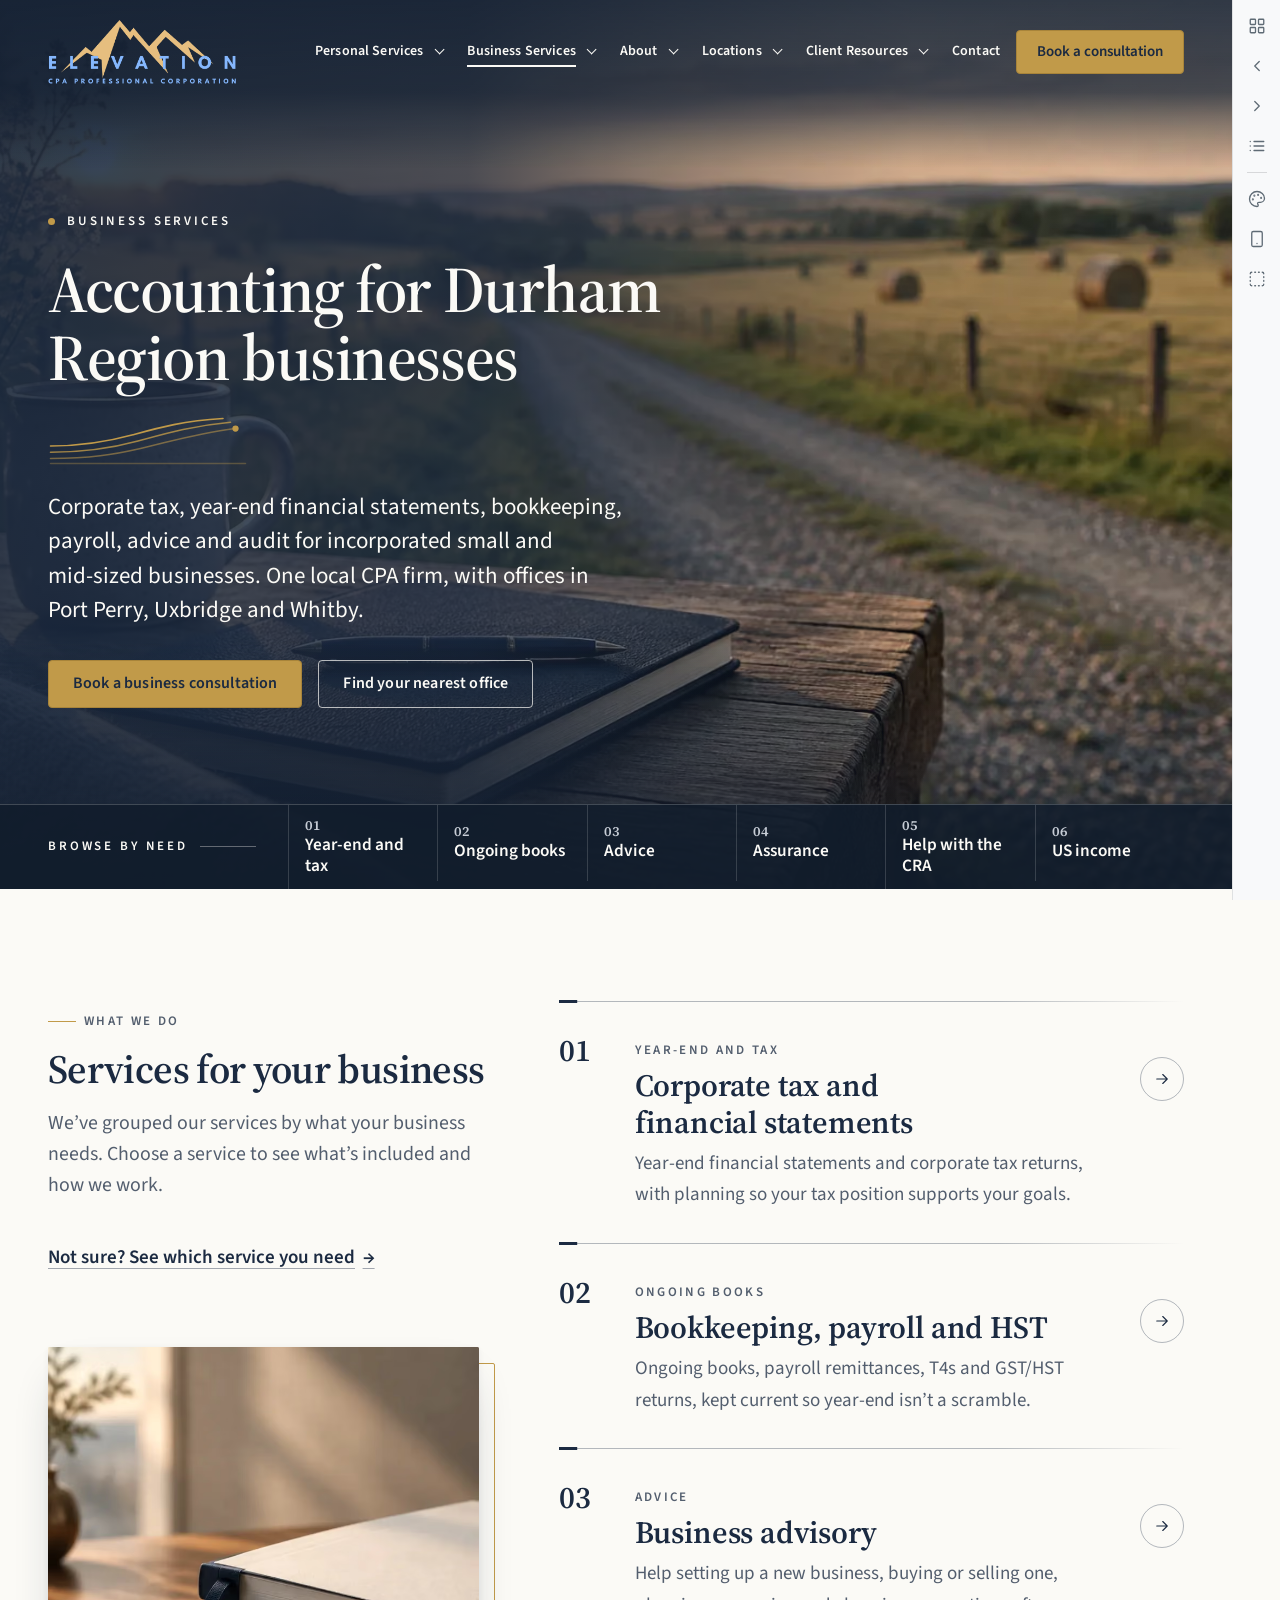
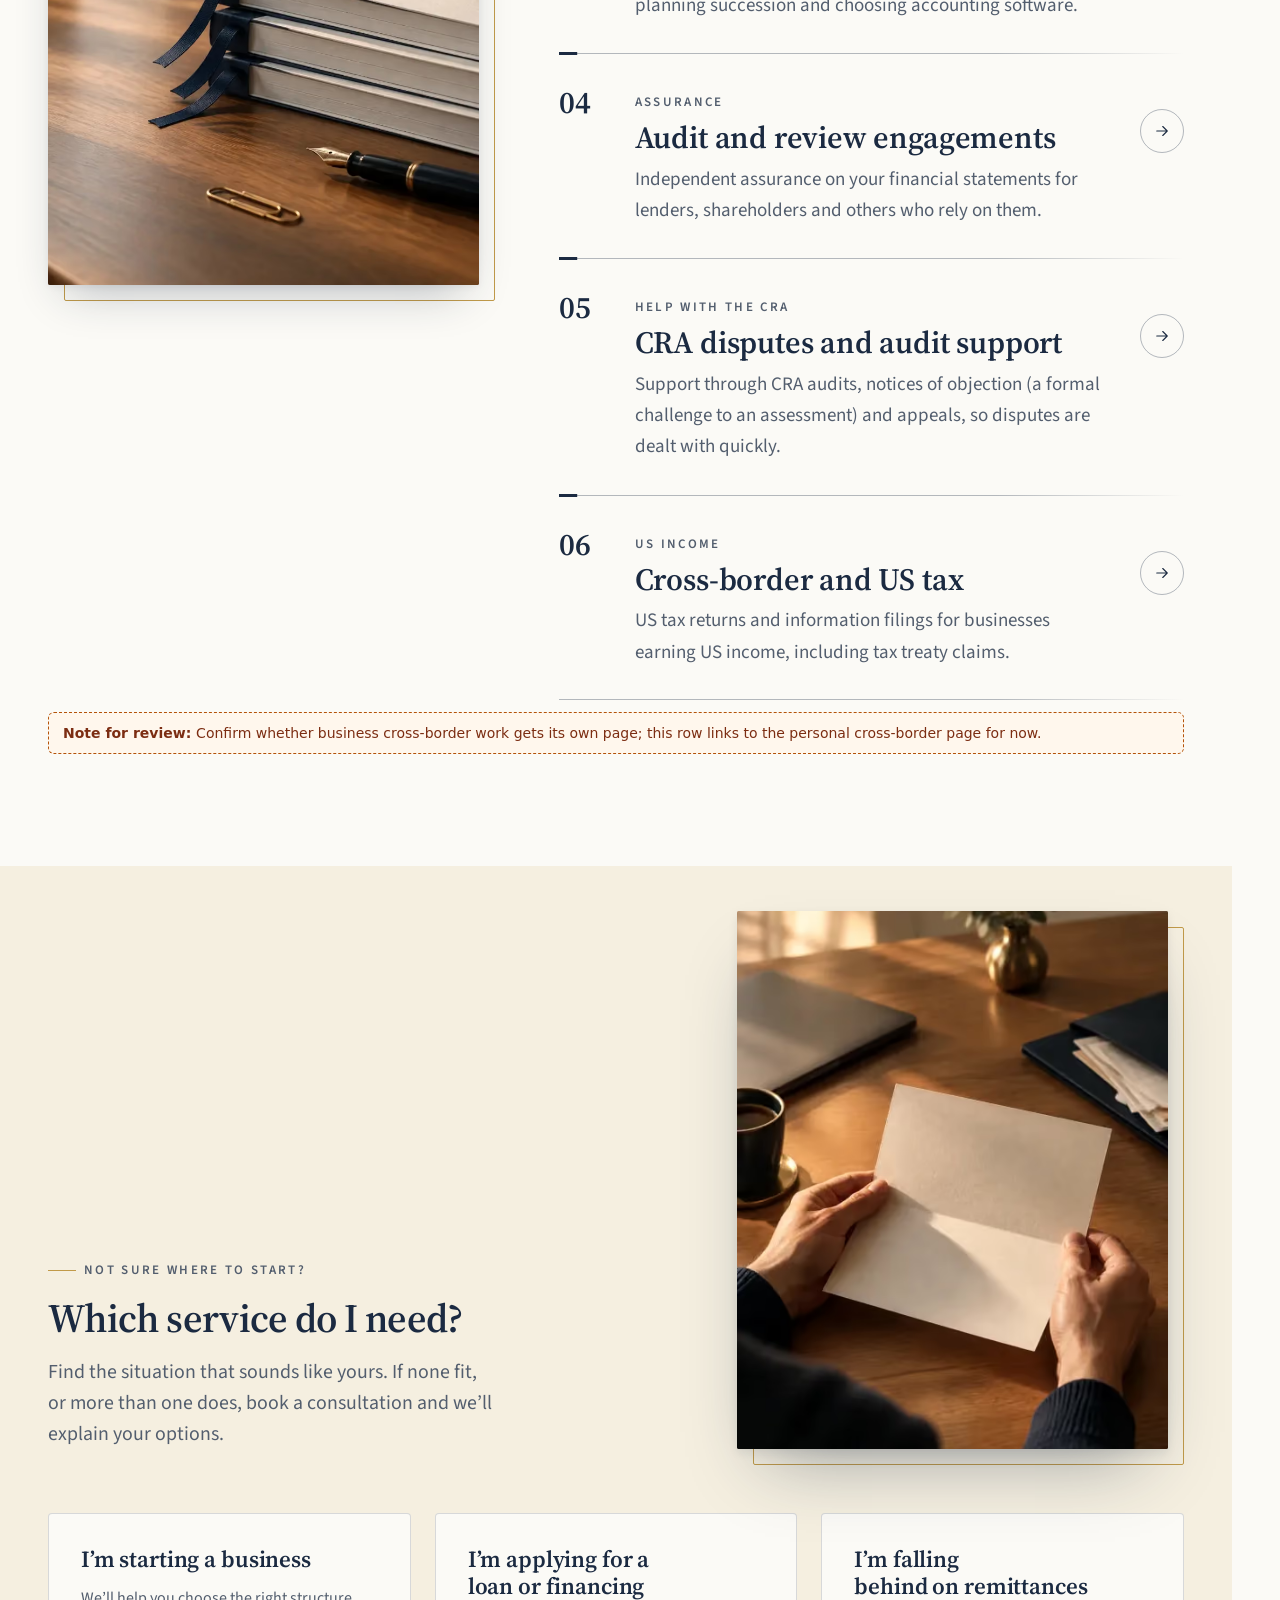
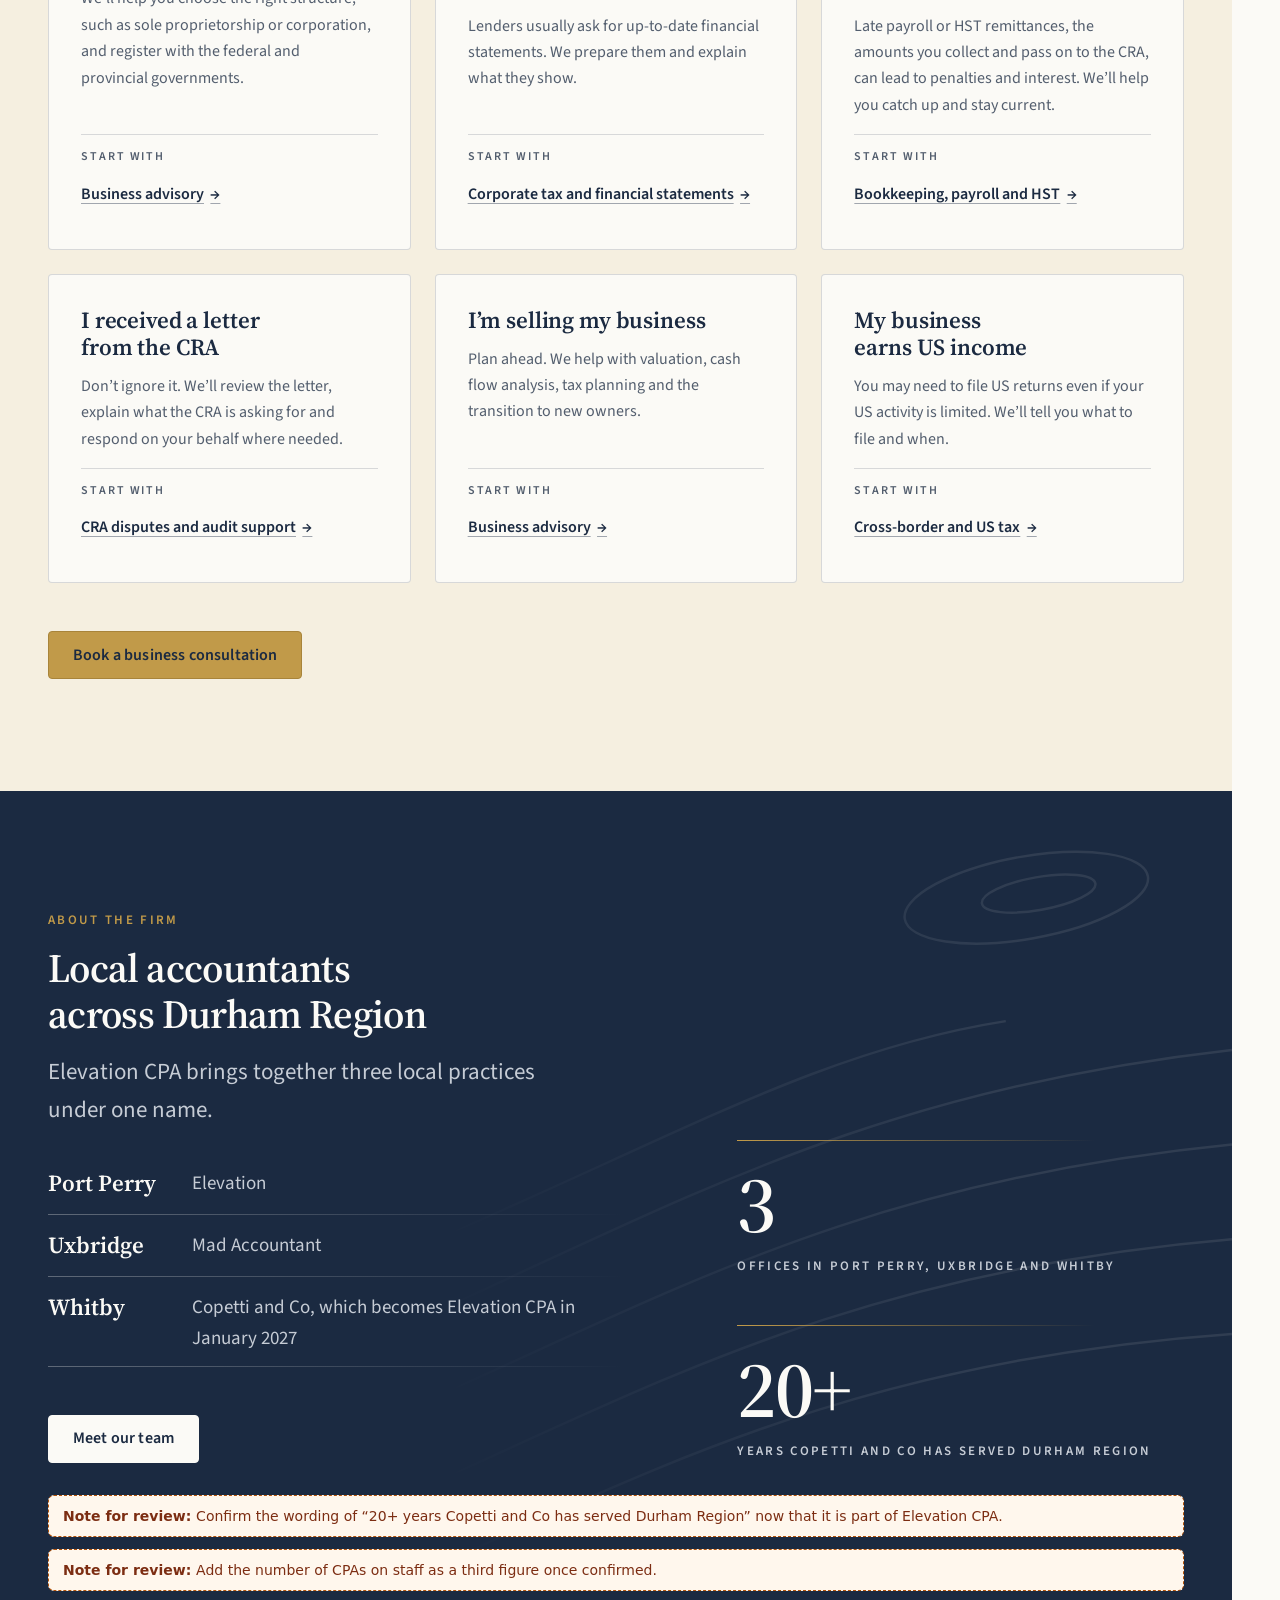
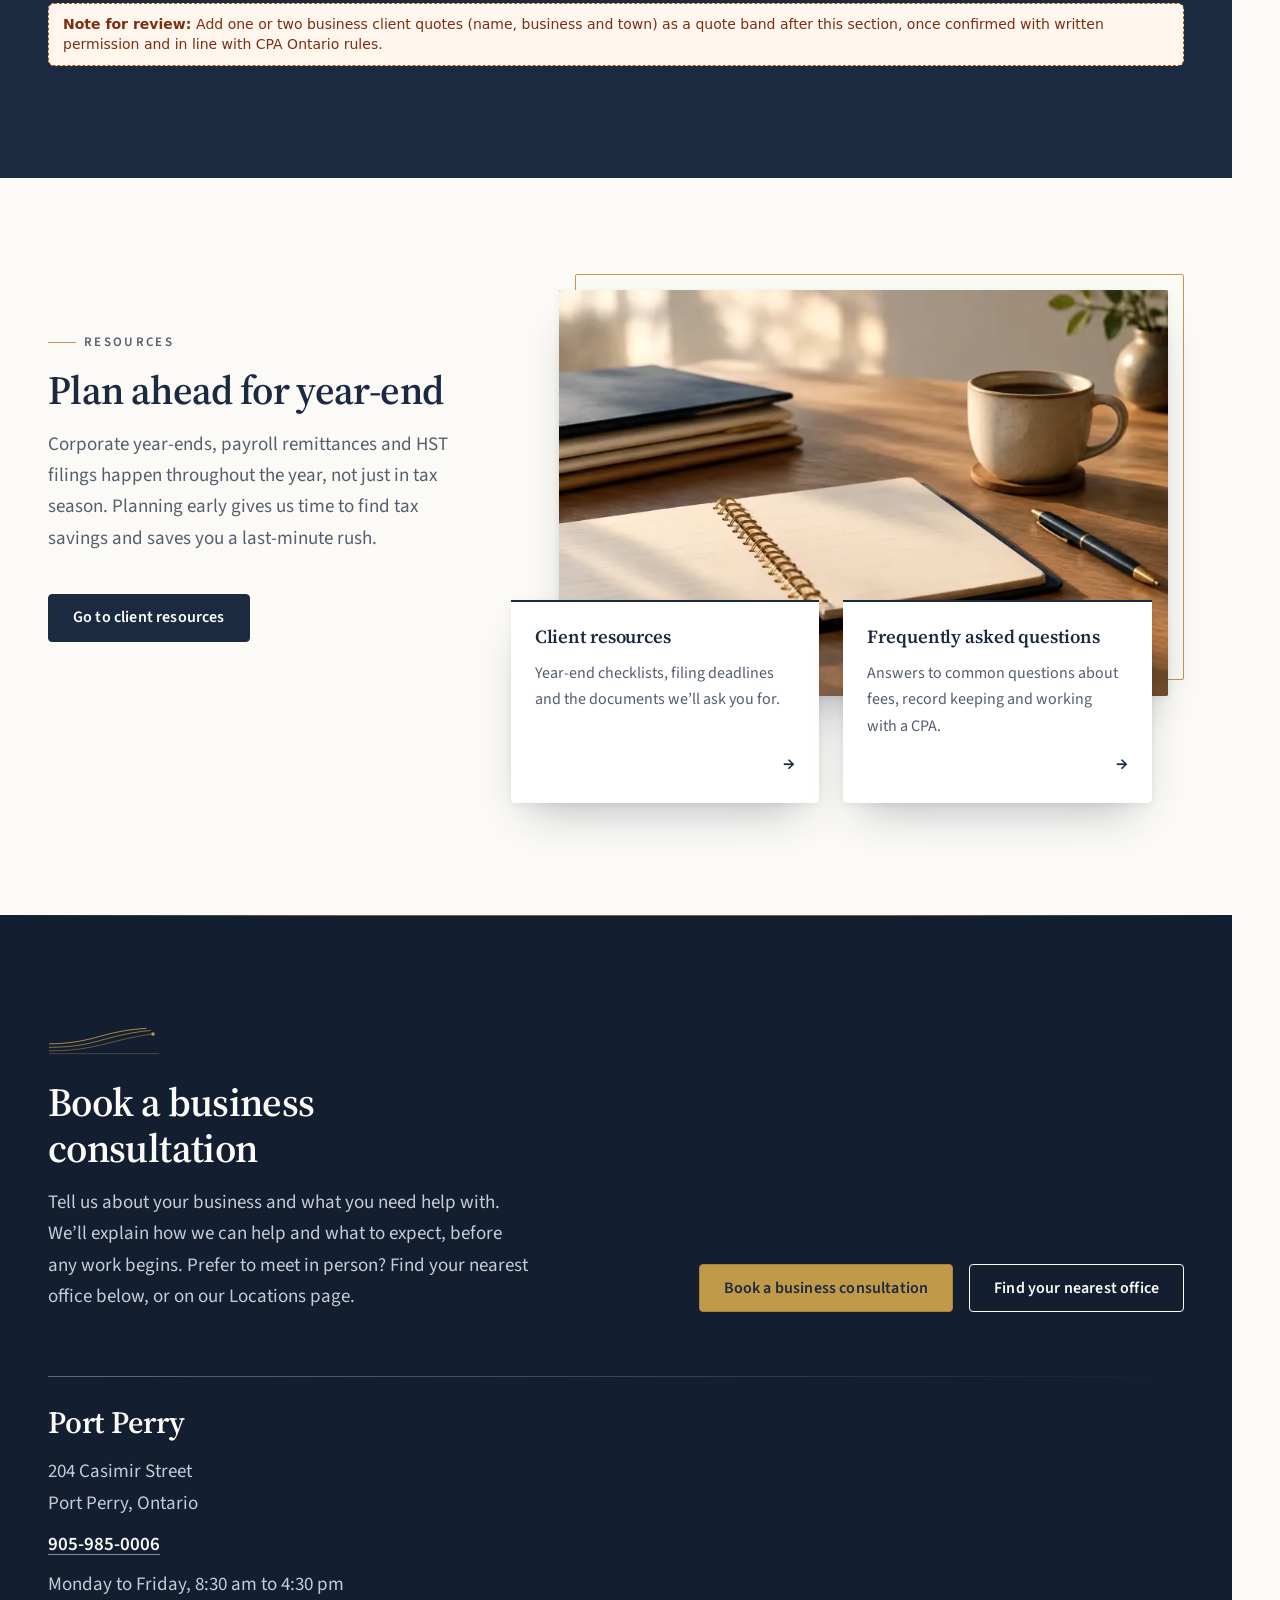
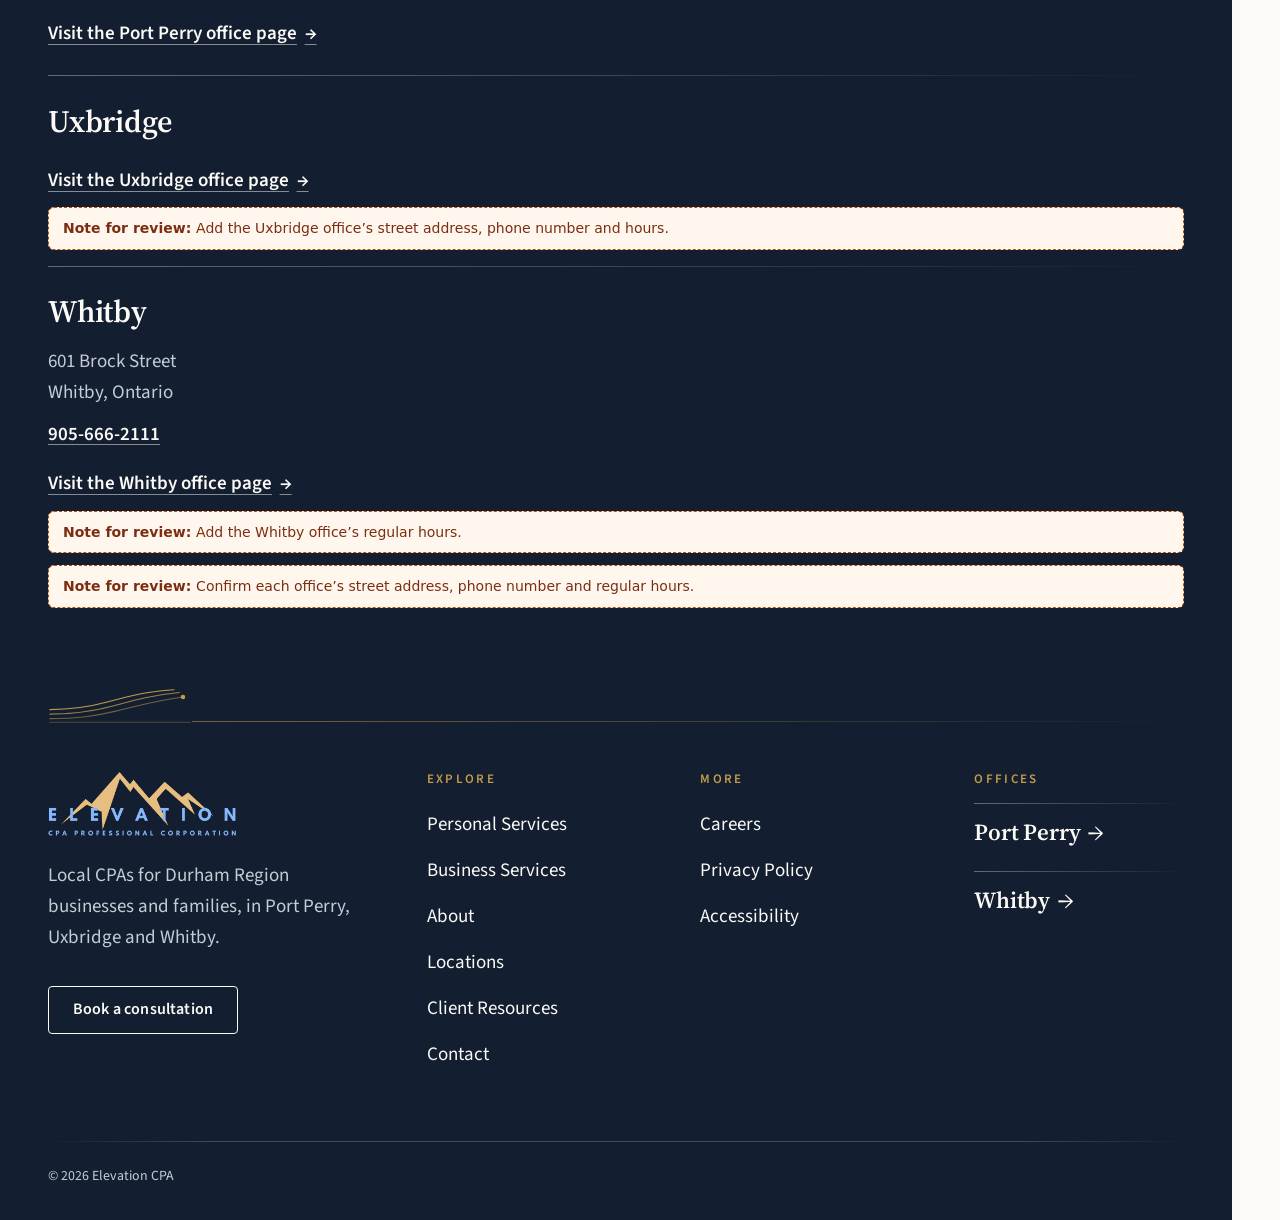
<file: v2/business/index.html>
<!doctype html>
<html lang="en-CA">
<head>
<meta charset="utf-8">
<meta name="viewport" content="width=device-width, initial-scale=1">
<meta name="robots" content="noindex, nofollow">
<title>Business accounting and tax services | Elevation CPA</title>
<meta name="description" content="Corporate tax, year-end statements, bookkeeping, payroll, audit and CRA support for Durham Region businesses, with offices in Port Perry, Uxbridge and Whitby.">
<meta property="og:type" content="website">
<meta property="og:title" content="Business accounting and tax services | Elevation CPA">
<meta property="og:description" content="Corporate tax, year-end statements, bookkeeping, payroll, audit and CRA support for Durham Region businesses, with offices in Port Perry, Uxbridge and Whitby.">
<meta property="og:image" content="../assets/og/business.jpg"><meta property="og:image:width" content="1200"><meta property="og:image:height" content="630"><meta name="twitter:card" content="summary_large_image">
<link rel="icon" type="image/png" sizes="32x32" href="../assets/brand/icon-32.png"><link rel="apple-touch-icon" href="../assets/brand/icon-180.png">
<link rel="preconnect" href="https://fonts.googleapis.com"><link rel="preconnect" href="https://fonts.gstatic.com" crossorigin>
<link rel="stylesheet" href="https://fonts.googleapis.com/css2?family=Source+Serif+4:wght@600;700&amp;family=Source+Sans+3:wght@400;600&amp;display=swap">
<link rel="preload" as="image" href="../assets/media/1fd359b5-8648-4889-b89d-1d29f4aacace-2b020f49d89a/800.webp" fetchpriority="high">
<link rel="stylesheet" href="../assets/base.css">
<link rel="stylesheet" href="../assets/system.css">
<style>/* Business services: photographic hero with need strip */
.biz-hero{position:relative;isolation:isolate;overflow:hidden;display:flex;flex-direction:column;justify-content:flex-end;min-height:max(38rem,92svh);padding-top:calc(var(--pv-top,0px) + var(--utility-h) + var(--bar-h-hero) + var(--space-8));background:var(--c-navy);color:var(--c-on-dark);--focus-color:var(--c-on-dark)}
.biz-hero-media{position:absolute;inset:0;z-index:-2}
.biz-hero-media img{width:100%;height:100%;object-fit:cover;object-position:66% 55%}
.biz-hero::after{content:"";position:absolute;inset:0;z-index:-1;background:linear-gradient(0deg,rgba(17,28,44,.82),rgba(17,28,44,0) 38%),linear-gradient(90deg,rgba(27,42,65,.95),rgba(27,42,65,.88) 54%,rgba(27,42,65,.5) 76%,rgba(27,42,65,.2))}
.biz-hero .hero-content{padding-bottom:var(--space-9)}
.biz-hero-title{font-size:var(--step-5);line-height:1.04;letter-spacing:-.022em;color:var(--c-on-dark);max-width:15ch;margin-bottom:var(--space-5)}
.biz-hero .hero-intro{max-width:50ch}
.biz-hero .button--ghost:hover{--btn-bg:rgba(251,250,246,.12)}
.biz-hero .button--ghost:active{--btn-bg:rgba(251,250,246,.2)}
.need-strip{background:rgba(17,28,44,.86);border-top:1px solid rgba(251,250,246,.2)}
.need-strip .container{display:flex;align-items:center;gap:var(--space-6)}
.need-cue{display:inline-flex;align-items:center;gap:var(--space-3);flex:none;min-height:2.75rem;font-size:.75rem;font-weight:600;letter-spacing:.22em;text-transform:uppercase;color:var(--c-on-dark);text-decoration:none}
.need-cue:hover .hero-cue-line{background:rgba(251,250,246,.6)}
.need-list{flex:1;display:grid;grid-template-columns:repeat(6,minmax(0,1fr));margin:0;padding:0;list-style:none}
.need-list a{position:relative;display:flex;flex-direction:column;justify-content:center;min-height:4.75rem;padding:var(--space-3) var(--space-4);font-size:.9375rem;font-weight:600;line-height:1.25;color:var(--c-on-dark);text-decoration:none;border-left:1px solid rgba(251,250,246,.16);transition:background-color var(--dur-1) var(--ease-out)}
.need-list a::after{content:"";position:absolute;left:var(--space-4);right:var(--space-4);bottom:0;height:2px;background:var(--c-brass);transform:scaleX(0);transform-origin:left;transition:transform var(--dur-2) var(--ease-out)}
.need-list a:hover{background:rgba(251,250,246,.06)}
.need-list a:active{background:rgba(251,250,246,.12)}
.need-list a:hover::after,.need-list a:focus-visible::after{transform:none}
.need-list a:focus-visible{outline-offset:-3px}
.need-num{font-family:var(--font-serif);font-size:.8125rem;color:var(--c-on-dark-muted);font-variant-numeric:tabular-nums lining-nums}
@media (max-width:68.74em){.need-cue{display:none}.need-list{grid-template-columns:repeat(3,minmax(0,1fr))}.need-list a{min-height:3.5rem}}
@media (max-width:47.99em){.need-strip{display:none}.biz-hero{min-height:max(34rem,88svh)}.biz-hero::after{background:linear-gradient(180deg,rgba(19,31,49,.8),rgba(27,42,65,.76) 38%,rgba(19,31,49,.94))}.biz-hero .hero-content{padding-bottom:var(--space-8)}}

/* Service ledger index */
.svc-layout{display:grid;grid-template-columns:minmax(0,5fr) minmax(0,7fr);gap:var(--space-8);align-items:start}
.svc-layout .section-head{margin-bottom:0}
.svc-index{margin:0;padding:0;list-style:none;background:linear-gradient(90deg,var(--color-hairline-strong) 70%,transparent) bottom/100% 1px no-repeat}
.svc-row{position:relative;display:grid;grid-template-columns:3.25rem minmax(0,1fr) 2.75rem;gap:var(--space-5);padding:var(--space-6) 0;background:linear-gradient(90deg,var(--color-hairline-strong) 70%,transparent) top/100% 1px no-repeat}
.svc-row::before{content:"";position:absolute;top:-1px;left:0;width:3.25rem;height:3px;background:var(--c-navy);transform:scaleX(.35);transform-origin:left;transition:transform var(--dur-3) var(--ease-out)}
.svc-num{font-family:var(--font-serif);font-size:var(--step-2);font-weight:600;line-height:1.1;font-variant-numeric:tabular-nums lining-nums}
.svc-body .eyebrow{margin-bottom:var(--space-2)}
.svc-title{font-size:var(--step-2);margin-bottom:var(--space-2)}
.svc-link{color:inherit;text-decoration-color:transparent}
.svc-link::after{content:"";position:absolute;inset:0}
.svc-link:focus-visible{outline:none}
.svc-body p:last-child{color:var(--c-muted);max-width:52ch}
.svc-arrow{display:grid;place-items:center;width:2.75rem;height:2.75rem;margin-top:var(--space-5);border:1px solid var(--color-hairline-strong);border-radius:var(--radius-pill);transition:background-color var(--dur-2) var(--ease-out),color var(--dur-2) var(--ease-out),transform var(--dur-2) var(--ease-out)}
.svc-arrow .icon{width:1.125rem;height:1.125rem}
.svc-row:hover::before,.svc-row:focus-within::before{transform:none}
.svc-row:hover .svc-link{text-decoration-color:currentColor}
.svc-row:hover .svc-arrow{background:var(--c-navy);color:var(--c-paper);transform:translateX(4px)}
.svc-row:active .svc-arrow{background:var(--c-navy-950)}
.svc-row:has(.svc-link:focus-visible){outline:2px solid var(--focus-color);outline-offset:4px}
@media (max-width:56.24em){.svc-layout{grid-template-columns:1fr;gap:var(--space-6)}}
@media (max-width:40em){.svc-row{grid-template-columns:2.5rem minmax(0,1fr);gap:var(--space-3)}.svc-arrow{display:none}}

/* Situation guide: photo rises into the index above */
.guide{display:grid;grid-template-columns:minmax(0,5fr) minmax(0,7fr);grid-template-areas:"media head" "media list" "media foot";column-gap:var(--space-8);align-items:start}
.guide .section-head{grid-area:head;margin-bottom:var(--space-7)}
.guide-media{grid-area:media;position:sticky;top:calc(var(--pv-top,0px) + var(--header-h) + var(--space-6));margin:calc(-1 * var(--section-y) - var(--space-9)) 1rem 0 0}
.guide-media img{aspect-ratio:4/5;object-position:50% 45%;box-shadow:var(--shadow-3)}
.guide-list{grid-area:list;display:grid;grid-template-columns:repeat(auto-fill,minmax(14rem,1fr));gap:var(--space-5);margin:0;padding:0;list-style:none}
.guide-item{display:flex;flex-direction:column;height:100%;padding:var(--space-6);background:var(--c-paper);border:1px solid var(--color-hairline);border-radius:var(--radius);transition:box-shadow var(--dur-3) var(--ease-out)}
.guide-item:hover,.guide-item:focus-within{box-shadow:var(--shadow-2)}
.guide-item h3{font-size:var(--step-1);margin-bottom:var(--space-3)}
.guide-item p{color:var(--c-muted);font-size:1rem}
.guide-item .guide-route{display:flex;flex-wrap:wrap;align-items:baseline;gap:0 var(--space-2);margin:auto 0 0;padding-top:var(--space-3);border-top:1px solid var(--color-hairline)}
.guide-route span{font-size:.75rem;font-weight:600;letter-spacing:.16em;text-transform:uppercase}
.guide-foot{grid-area:foot;margin-top:var(--space-7)}
@media (max-width:56.24em){.guide{grid-template-columns:1fr;grid-template-areas:"head" "media" "list" "foot"}.guide-media{position:relative;top:auto;margin:0 1rem var(--space-7) 0;max-width:30rem}.guide-media img{aspect-ratio:4/3}}
@media (max-width:40em){.guide-item{padding:var(--space-5)}}

/* Firm band */
.firm-band{overflow:hidden}
.firm-band::before{content:"";position:absolute;inset:0 0 0 35%;z-index:-1;background:var(--texture-contour-light) right center/cover no-repeat;opacity:.09;-webkit-mask-image:linear-gradient(to left,#000 30%,transparent);mask-image:linear-gradient(to left,#000 30%,transparent)}
.firm-grid{display:grid;grid-template-columns:minmax(0,7fr) minmax(0,5fr);gap:var(--space-8);align-items:end;margin-bottom:var(--space-6)}
.firm-lede{color:var(--c-on-dark-muted);font-size:var(--step-1);max-width:46ch}
.practice-list{margin:var(--space-5) 0 var(--space-7);padding:0;list-style:none;max-width:36rem}
.practice-list li{display:grid;grid-template-columns:8rem 1fr;gap:var(--space-4);padding:var(--space-3) 0;background:linear-gradient(90deg,rgba(251,250,246,.3),transparent) bottom/100% 1px no-repeat}
.practice-town{font-family:var(--font-serif);font-weight:600;font-size:var(--step-1)}
.practice-name{color:var(--c-on-dark-muted);padding-top:.15em}
.firm-band .stat-row{grid-template-columns:1fr}
@media (max-width:56.24em){.firm-grid{grid-template-columns:1fr}.firm-band .stat-row{grid-template-columns:repeat(2,minmax(0,1fr))}}
@media (max-width:30em){.practice-list li{grid-template-columns:1fr;gap:0}}

/* Plan ahead: cards hang off the photo */
.plan{display:grid;grid-template-columns:minmax(0,5fr) minmax(0,7fr);gap:var(--space-8);align-items:start}
.plan-copy{padding-top:var(--space-6)}
.plan-copy>p:not(.eyebrow){color:var(--c-muted);max-width:48ch}
.plan-copy .button{margin-top:var(--space-5)}
.plan-media{--frame-x:1rem;--frame-y:-1rem;margin-right:1rem}
.plan-media img{aspect-ratio:3/2;box-shadow:var(--shadow-2)}
.plan-links{position:relative;z-index:2;display:grid;grid-template-columns:repeat(2,minmax(0,1fr));gap:var(--space-5);margin:calc(-1 * var(--space-9)) var(--space-6) 0 calc(-1 * var(--space-7));padding:0;list-style:none}
.plan-card{position:relative;height:100%;padding:var(--space-6);background:var(--c-white);border-top:2px solid var(--c-navy);border-radius:0 0 var(--radius) var(--radius);box-shadow:var(--shadow-2);transition:transform var(--dur-3) var(--ease-out),box-shadow var(--dur-3) var(--ease-out)}
.plan-card h3{font-size:var(--step-1);margin:0 var(--space-6) var(--space-3) 0}
.plan-card a{color:inherit;text-decoration-color:transparent}
.plan-card a::after{content:"";position:absolute;inset:0}
.plan-card a:focus-visible{outline:none}
.plan-card p{color:var(--c-muted);font-size:1rem}
.plan-more{position:absolute;top:var(--space-6);right:var(--space-6);font-weight:600;transition:transform var(--dur-2) var(--ease-out)}
.plan-card:hover{transform:translateY(-3px);box-shadow:var(--shadow-3)}
.plan-card:hover a{text-decoration-color:currentColor}
.plan-card:hover .plan-more{transform:translateX(4px)}
.plan-card:active{transform:none;box-shadow:var(--shadow-1)}
.plan-card:has(a:focus-visible){outline:2px solid var(--focus-color);outline-offset:4px}
@media (max-width:56.24em){.plan{grid-template-columns:1fr;gap:var(--space-7)}.plan-copy{padding-top:0}.plan-links{margin:calc(-1 * var(--space-7)) var(--space-4) 0}}
@media (max-width:40em){.plan-links{grid-template-columns:1fr}.plan-card{padding:var(--space-5)}}

/* Close */
.footer-offices-head .ornament{margin-bottom:var(--space-5)}
.close-intro{color:var(--c-on-dark-muted);max-width:54ch;margin-top:var(--space-4)}
.close-actions{display:flex;flex-wrap:wrap;gap:var(--space-4)}

/* Revision 1 */
/* Hero: h1 fits every phone, photo leads on the right */
.biz-hero-title{font-size:clamp(2rem,1.35rem + 3.4vw,4.5rem);max-width:21ch;overflow-wrap:break-word}
.biz-hero::after{background:linear-gradient(0deg,rgba(17,28,44,.72),rgba(17,28,44,0) 30%),linear-gradient(90deg,rgba(27,42,65,.94) 0,rgba(27,42,65,.86) 44%,rgba(27,42,65,.55) 60%,rgba(27,42,65,.12) 80%,rgba(27,42,65,0))}
@media (min-width:100em){.biz-hero .hero-content{max-width:54rem}.biz-hero .hero-intro{max-width:54ch}}
@media (max-width:47.99em){
.biz-hero{min-height:max(40rem,100svh);padding-top:calc(var(--pv-top,0px) + 13rem)}
.biz-hero-media img{object-position:62% 50%}
.biz-hero::after{background:linear-gradient(180deg,rgba(19,31,49,.55) 0,rgba(19,31,49,.1) 4rem,rgba(19,31,49,.1) 8rem,rgba(27,42,65,.86) 13rem,rgba(19,31,49,.95) 100%)}
}

/* Services: intro travels with the list */
.svc-guide-link{margin-top:var(--space-4)}
@media (min-width:56.25em){.svc-layout .section-head{position:sticky;top:calc(var(--pv-top,0px) + var(--header-h) + var(--space-6))}}

/* Guide: photo beside the heading, situations full width */
@media (min-width:56.25em){
.guide{grid-template-areas:"media head" "list list" "foot foot"}
.guide .section-head{align-self:end;margin-bottom:0}
.guide-media{position:relative;top:auto;margin-bottom:0}
.guide-list{margin-top:var(--space-8)}
}
@media (min-width:64em){.guide-list{grid-template-columns:repeat(3,minmax(0,1fr))}}
.guide-item .guide-route{flex-direction:column;align-items:flex-start;gap:var(--space-1)}

/* Firm figures: one per row on phones */
@media (max-width:40em){.firm-band .stat-row{grid-template-columns:1fr;gap:var(--space-6)}}

/* Plan cards: titles keep one line, arrow moves to the foot */
.plan-card{padding:var(--space-5) var(--space-5) var(--space-8)}
.plan-card h3{margin-right:0;font-size:clamp(1.0625rem,1rem + .2vw,1.25rem)}
.plan-more{top:auto;bottom:var(--space-5);right:var(--space-5)}
@media (min-width:56.25em) and (max-width:74.99em){
.plan{grid-template-columns:1fr;gap:var(--space-7)}
.plan-copy{padding-top:0}
.plan-links{margin:calc(-1 * var(--space-7)) var(--space-4) 0}
}

/* Office hours: one readable size */
.footer-office-hours{font-size:1rem}

/* Footer: no stray band styling, tighter on phones */
.site-footer .footer-offices{background:none;padding-bottom:0}
.site-footer .footer-offices::before{content:none}
.site-footer .footer-office address:empty{display:none}
@media (max-width:47.99em){
.site-footer .footer-grid{grid-template-columns:repeat(2,minmax(0,1fr));gap:var(--space-7) var(--space-5)}
.site-footer .footer-brand,.site-footer .footer-offices,.site-footer .footer-contact{grid-column:1/-1}
.site-footer .footer-legal{margin-top:var(--space-7)}
}

/* Revision 2 */
/* Phone hero: photo band on top, shade only behind the text */
@media (max-width:47.99em){
.biz-hero{min-height:max(40rem,100svh);padding-top:calc(var(--pv-top,0px) + 20rem)}
.biz-hero-media{inset:0 0 auto;height:calc(var(--pv-top,0px) + 27rem)}
.biz-hero-media img{object-position:82% 40%}
.biz-hero::after{background:linear-gradient(180deg,rgba(19,31,49,0) 0,rgba(19,31,49,0) calc(var(--pv-top,0px) + 13rem),rgba(27,42,65,.82) calc(var(--pv-top,0px) + 19.5rem),rgba(19,31,49,.95) calc(var(--pv-top,0px) + 26rem),rgba(19,31,49,.95) 100%)}
.biz-hero .hero-content{padding-bottom:var(--space-7)}
}

/* Laptop and wide: lighter wash, wider lede, larger focal type */
@media (min-width:48em){.biz-hero .hero-intro{max-width:36rem;hyphens:manual}}
@media (min-width:80em){
.biz-hero::after{background:linear-gradient(0deg,rgba(17,28,44,.7),rgba(17,28,44,0) 28%),linear-gradient(90deg,rgba(27,42,65,.9) 0,rgba(27,42,65,.78) 38%,rgba(27,42,65,.42) 56%,rgba(27,42,65,.1) 74%,rgba(27,42,65,0))}
}
@media (min-width:100em){
.biz-hero .hero-intro{max-width:38rem}
.biz-hero-title{font-size:5rem;max-width:18ch}
}
.need-list a{font-size:clamp(.9375rem,.8rem + .35vw,1.125rem)}
.need-num{font-size:clamp(.8125rem,.7rem + .2vw,.9375rem)}
.need-cue{font-size:clamp(.75rem,.65rem + .2vw,.875rem)}

/* Services: photo carries the left column beside rows 03 to 06 */
@media (min-width:56.25em){.svc-layout .section-head{position:static}}
.svc-figure{--frame-x:1rem;--frame-y:1rem;margin:var(--space-8) 1rem 1rem 0}
.svc-figure img{aspect-ratio:4/5;object-position:50% 50%;box-shadow:var(--shadow-2)}
@media (max-width:56.24em){.svc-figure{margin-top:var(--space-6);max-width:30rem}.svc-figure img{aspect-ratio:3/2}}

/* Guide: photo moves right, rising only into the padding above */
@media (min-width:56.25em){
.guide{grid-template-columns:minmax(0,7fr) minmax(0,5fr);grid-template-areas:"head media" "list list" "foot foot"}
.guide-media{margin:calc(-.6 * var(--section-y)) 1rem 0 0}
}

/* Firm figures: labels stay on one line on phones */
@media (max-width:40em){.firm-band .stat-label{font-size:.875rem;letter-spacing:.02em;text-transform:none}}

/* Office band: hours match the address, links on their own line */
.footer-offices-list .footer-office-hours{font-size:var(--step-0);margin-bottom:var(--space-2)}
.footer-office > .text-link{display:flex;width:fit-content}

/* Footer offices: town links only, the band above carries the details */
.site-footer .footer-office address{display:none}
.site-footer .footer-office{padding-top:var(--space-2)}
.site-footer .footer-office-name{display:inline-flex;align-items:center;gap:var(--space-2);min-height:2.75rem;margin:0;font-size:var(--step-1);color:var(--c-on-dark);text-decoration:underline;text-decoration-color:transparent;text-underline-offset:.28em}
.site-footer .footer-office-name::after{content:"→";content:"→"/"";transition:transform var(--dur-2) var(--ease-out)}
.site-footer .footer-office-name:hover{text-decoration-color:var(--c-brass)}
.site-footer .footer-office-name:hover::after{transform:translateX(4px)}
.site-footer .footer-office-name:active{color:var(--c-brass-light)}</style>
<link rel="stylesheet" href="../assets/preview.css">

</head>
<body>
<nav class="pv-bar" aria-label="Design preview">
<a class="pv-i" href="../index.html" aria-label="Elevation CPA design concept, version 2: overview" data-tip="Elevation CPA design concept, version 2"><svg viewBox="0 0 24 24" width="18" height="18" fill="none" stroke="currentColor" stroke-width="1.75" stroke-linecap="round" stroke-linejoin="round" aria-hidden="true" focusable="false"><rect width="7" height="7" x="3" y="3" rx="1"/><rect width="7" height="7" x="14" y="3" rx="1"/><rect width="7" height="7" x="14" y="14" rx="1"/><rect width="7" height="7" x="3" y="14" rx="1"/></svg></a>
<a class="pv-i" rel="prev" href="../personal/personal-tax/index.html" aria-label="Previous page: Personal Tax" data-tip="Previous: Personal Tax (←)"><svg viewBox="0 0 24 24" width="18" height="18" fill="none" stroke="currentColor" stroke-width="1.75" stroke-linecap="round" stroke-linejoin="round" aria-hidden="true" focusable="false"><path d="m15 18-6-6 6-6"/></svg></a><a class="pv-i" rel="next" href="../business/corporate-tax/index.html" aria-label="Next page: Corporate Tax and Financial Statements" data-tip="Next: Corporate Tax and Financial Statements (→)"><svg viewBox="0 0 24 24" width="18" height="18" fill="none" stroke="currentColor" stroke-width="1.75" stroke-linecap="round" stroke-linejoin="round" aria-hidden="true" focusable="false"><path d="m9 18 6-6-6-6"/></svg></a>
<button type="button" class="pv-i" id="pv-pages" aria-expanded="false" aria-controls="pv-pages-menu" aria-label="Pages (now: Business Services · Business Services)" data-tip="Pages · Business Services · Business Services"><svg viewBox="0 0 24 24" width="18" height="18" fill="none" stroke="currentColor" stroke-width="1.75" stroke-linecap="round" stroke-linejoin="round" aria-hidden="true" focusable="false"><path d="M3 12h.01"/><path d="M3 18h.01"/><path d="M3 6h.01"/><path d="M8 12h13"/><path d="M8 18h13"/><path d="M8 6h13"/></svg></button>
<div class="pv-menu" id="pv-pages-menu" hidden><p class="pv-group">Homepage</p><ul><li><a href="../home/index.html">Home</a></li></ul><p class="pv-group">Personal and Family Services</p><ul><li><a href="../personal/index.html">Personal and Family Services</a></li><li><a href="../personal/personal-tax/index.html">Personal Tax</a></li></ul><p class="pv-group">Business Services</p><ul><li><a href="../business/index.html" aria-current="page">Business Services</a></li><li><a href="../business/corporate-tax/index.html">Corporate Tax and Financial Statements</a></li></ul><p class="pv-group">About</p><ul><li><a href="../about/index.html">About</a></li><li><a href="../about/team/index.html">Our Team</a></li></ul><p class="pv-group">Locations</p><ul><li><a href="../locations/port-perry/index.html">Port Perry Office</a></li></ul><p class="pv-group">Contact and Book a Consultation</p><ul><li><a href="../contact/index.html">Contact and Book a Consultation</a></li></ul></div>
<span class="pv-sep" aria-hidden="true"></span>
<a class="pv-i" href="../design-system/index.html" aria-label="Design system" data-tip="Design system"><svg viewBox="0 0 24 24" width="18" height="18" fill="none" stroke="currentColor" stroke-width="1.75" stroke-linecap="round" stroke-linejoin="round" aria-hidden="true" focusable="false"><circle cx="13.5" cy="6.5" r=".5" fill="currentColor"/><circle cx="17.5" cy="10.5" r=".5" fill="currentColor"/><circle cx="8.5" cy="7.5" r=".5" fill="currentColor"/><circle cx="6.5" cy="12.5" r=".5" fill="currentColor"/><path d="M12 2C6.5 2 2 6.5 2 12s4.5 10 10 10c.926 0 1.648-.746 1.648-1.688 0-.437-.18-.835-.437-1.125-.29-.289-.438-.652-.438-1.125a1.64 1.64 0 0 1 1.668-1.668h1.996c3.051 0 5.555-2.503 5.555-5.554C21.965 6.012 17.461 2 12 2z"/></svg></a>
<button type="button" class="pv-i" id="pv-mobile" aria-pressed="false" aria-label="Phone width" data-tip="Phone width"><svg viewBox="0 0 24 24" width="18" height="18" fill="none" stroke="currentColor" stroke-width="1.75" stroke-linecap="round" stroke-linejoin="round" aria-hidden="true" focusable="false"><rect width="14" height="20" x="5" y="2" rx="2" ry="2"/><path d="M12 18h.01"/></svg></button>
<button type="button" class="pv-i" id="pv-structure" aria-pressed="false" aria-label="Structure only" data-tip="Structure only"><svg viewBox="0 0 24 24" width="18" height="18" fill="none" stroke="currentColor" stroke-width="1.75" stroke-linecap="round" stroke-linejoin="round" aria-hidden="true" focusable="false"><path d="M5 3a2 2 0 0 0-2 2"/><path d="M19 3a2 2 0 0 1 2 2"/><path d="M21 19a2 2 0 0 1-2 2"/><path d="M5 21a2 2 0 0 1-2-2"/><path d="M9 3h1"/><path d="M9 21h1"/><path d="M14 3h1"/><path d="M14 21h1"/><path d="M3 9v1"/><path d="M21 9v1"/><path d="M3 14v1"/><path d="M21 14v1"/></svg></button>
<span class="pv-grow" aria-hidden="true"></span>
<button type="button" class="pv-i pv-approve" id="pv-approve" aria-label="Approve this version" data-tip="Approve this version"><svg viewBox="0 0 24 24" width="18" height="18" fill="none" stroke="currentColor" stroke-width="1.75" stroke-linecap="round" stroke-linejoin="round" aria-hidden="true" focusable="false"><path d="M20 6 9 17l-5-5"/></svg></button>
</nav>
<header class="site-header site-header--over-hero" data-header><a class="skip-link" href="#main">Skip to main content</a><div class="header-bar"><div class="header-inner"><a class="brand" href="../home/index.html" aria-label="Elevation CPA home"><img class="brand-logo brand-logo--on-dark" src="../assets/brand/logo-on-dark.png" alt="" width="344" height="117"><img class="brand-logo brand-logo--on-light" src="../assets/brand/logo-on-light.png" alt="" width="344" height="117"></a><nav class="main-nav" id="main-nav" aria-label="Main"><ul class="nav-list"><li class="nav-item has-children"><a class="nav-link" href="../personal/index.html">Personal Services</a><button class="submenu-toggle" type="button" data-submenu-toggle aria-expanded="false" aria-controls="sub-personal-and-family-services"><span class="sr-only">Personal and Family Services pages</span></button><ul class="submenu" id="sub-personal-and-family-services"><li class="nav-item"><a class="nav-link" href="../personal/personal-tax/index.html">Personal Tax</a></li><li class="nav-item"><a class="nav-link" href="#" data-unbuilt="1">Estate and Trust Planning</a></li><li class="nav-item"><a class="nav-link" href="#" data-unbuilt="1">Cross-Border and US Tax</a></li></ul></li><li class="nav-item has-children"><a class="nav-link is-current" href="../business/index.html" aria-current="page">Business Services</a><button class="submenu-toggle" type="button" data-submenu-toggle aria-expanded="false" aria-controls="sub-business-services"><span class="sr-only">Business Services pages</span></button><ul class="submenu" id="sub-business-services"><li class="nav-item"><a class="nav-link" href="../business/corporate-tax/index.html">Corporate Tax and Financial Statements</a></li><li class="nav-item"><a class="nav-link" href="#" data-unbuilt="1">Bookkeeping, Payroll and HST</a></li><li class="nav-item"><a class="nav-link" href="#" data-unbuilt="1">Business Advisory</a></li><li class="nav-item"><a class="nav-link" href="#" data-unbuilt="1">Audit and Review Engagements</a></li><li class="nav-item"><a class="nav-link" href="#" data-unbuilt="1">CRA Disputes and Audit Support</a></li></ul></li><li class="nav-item has-children"><a class="nav-link" href="../about/index.html">About</a><button class="submenu-toggle" type="button" data-submenu-toggle aria-expanded="false" aria-controls="sub-about"><span class="sr-only">About pages</span></button><ul class="submenu" id="sub-about"><li class="nav-item"><a class="nav-link" href="../about/team/index.html">Our Team</a></li></ul></li><li class="nav-item has-children"><a class="nav-link" href="#" data-unbuilt="1">Locations</a><button class="submenu-toggle" type="button" data-submenu-toggle aria-expanded="false" aria-controls="sub-locations"><span class="sr-only">Locations pages</span></button><ul class="submenu" id="sub-locations"><li class="nav-item"><a class="nav-link" href="../locations/port-perry/index.html">Port Perry Office</a></li><li class="nav-item"><a class="nav-link" href="#" data-unbuilt="1">Uxbridge Office</a></li><li class="nav-item"><a class="nav-link" href="#" data-unbuilt="1">Whitby Office</a></li></ul></li><li class="nav-item has-children"><a class="nav-link" href="#" data-unbuilt="1">Client Resources</a><button class="submenu-toggle" type="button" data-submenu-toggle aria-expanded="false" aria-controls="sub-client-resources"><span class="sr-only">Client Resources pages</span></button><ul class="submenu" id="sub-client-resources"><li class="nav-item"><a class="nav-link" href="#" data-unbuilt="1">Frequently Asked Questions</a></li></ul></li><li class="nav-item"><a class="nav-link" href="../contact/index.html">Contact</a></li></ul></nav><a class="header-cta" href="../contact/index.html" aria-label="Book a consultation"><span class="header-cta-short">Consultation</span><span class="header-cta-full">Book a consultation</span></a><button class="menu-toggle" type="button" data-menu-toggle aria-controls="main-nav" aria-expanded="false"><span class="menu-toggle-label">Menu</span></button></div></div></header>
<main id="main">
<section class="biz-hero" data-hero="" aria-labelledby="page-title">
  <div class="biz-hero-media">
    <picture><source type="image/avif" srcset="../assets/media/1fd359b5-8648-4889-b89d-1d29f4aacace-2b020f49d89a/480.avif 480w, ../assets/media/1fd359b5-8648-4889-b89d-1d29f4aacace-2b020f49d89a/800.avif 800w, ../assets/media/1fd359b5-8648-4889-b89d-1d29f4aacace-2b020f49d89a/1200.avif 1200w, ../assets/media/1fd359b5-8648-4889-b89d-1d29f4aacace-2b020f49d89a/1536.avif 1536w" sizes="100vw"><source type="image/webp" srcset="../assets/media/1fd359b5-8648-4889-b89d-1d29f4aacace-2b020f49d89a/480.webp 480w, ../assets/media/1fd359b5-8648-4889-b89d-1d29f4aacace-2b020f49d89a/800.webp 800w, ../assets/media/1fd359b5-8648-4889-b89d-1d29f4aacace-2b020f49d89a/1200.webp 1200w, ../assets/media/1fd359b5-8648-4889-b89d-1d29f4aacace-2b020f49d89a/1536.webp 1536w" sizes="100vw"><img src="../assets/media/1fd359b5-8648-4889-b89d-1d29f4aacace-2b020f49d89a/1200.webp" alt="A mug and a leather notebook with a pen on a rustic table overlooking a gravel lane, fields and hay bales at sunset" width="1536" height="1024" loading="eager" fetchpriority="high" decoding="async" data-media-id="1fd359b5-8648-4889-b89d-1d29f4aacace" data-max-width="1536" data-provenance="generated" style="object-position:35% 70%;background-image:url([data-uri])"></picture>
  </div>
  <div class="container">
    <div class="hero-content">
      <p class="hero-label">Business services</p>
      <h1 class="biz-hero-title" id="page-title">Accounting for&nbsp;Durham Region&nbsp;businesses</h1>
      <span class="hero-rule" aria-hidden="true"></span>
      <p class="hero-intro">Corporate tax, year-end financial statements, bookkeeping, payroll, advice and audit for incorporated small and <span class="nowrap">mid-sized</span> businesses. One local CPA firm, with offices in <span class="nowrap">Port Perry</span>, Uxbridge and&nbsp;Whitby.</p>
      <div class="hero-actions">
        <a class="button button--primary" href="../contact/index.html">Book a business consultation</a>
        <a class="button button--ghost" href="#" data-unbuilt="1">Find your nearest office</a>
      </div>
    </div>
  </div>
  <nav class="need-strip" aria-label="Business services by need">
    <div class="container">
      <a class="need-cue" href="#services"><span>Browse by need</span><span class="hero-cue-line" aria-hidden="true"></span></a>
      <ul class="need-list">
        <li><a href="#svc-year-end"><span class="need-num" aria-hidden="true">01</span>Year-end and tax</a></li>
        <li><a href="#svc-books"><span class="need-num" aria-hidden="true">02</span>Ongoing books</a></li>
        <li><a href="#svc-advice"><span class="need-num" aria-hidden="true">03</span>Advice</a></li>
        <li><a href="#svc-assurance"><span class="need-num" aria-hidden="true">04</span>Assurance</a></li>
        <li><a href="#svc-cra"><span class="need-num" aria-hidden="true">05</span>Help with the CRA</a></li>
        <li><a href="#svc-us"><span class="need-num" aria-hidden="true">06</span>US income</a></li>
      </ul>
    </div>
  </nav>
</section>

<section class="section section--light" id="services" aria-labelledby="services-title">
  <div class="container">
    <div class="svc-layout">
      <div class="svc-aside">
        <div class="section-head" data-reveal="">
          <p class="eyebrow eyebrow--rule">What we do</p>
          <h2 class="section-title" id="services-title">Services for your business</h2>
          <p class="section-intro">We’ve grouped our services by what your business needs. Choose a service to see what’s included and how we&nbsp;work.</p>
          <a class="text-link svc-guide-link" href="#guide">Not sure? See which service you need</a>
        </div>
        <figure class="svc-figure frame-offset" data-reveal="" style="--reveal-index: 1">
          <picture><source type="image/avif" srcset="../assets/media/cd88f82c-c8a9-4631-882e-573f28ff2dd9-a0f46b20d46a/480.avif 480w, ../assets/media/cd88f82c-c8a9-4631-882e-573f28ff2dd9-a0f46b20d46a/800.avif 800w, ../assets/media/cd88f82c-c8a9-4631-882e-573f28ff2dd9-a0f46b20d46a/1024.avif 1024w" sizes="(min-width: 56.25em) 38vw, 92vw"><source type="image/webp" srcset="../assets/media/cd88f82c-c8a9-4631-882e-573f28ff2dd9-a0f46b20d46a/480.webp 480w, ../assets/media/cd88f82c-c8a9-4631-882e-573f28ff2dd9-a0f46b20d46a/800.webp 800w, ../assets/media/cd88f82c-c8a9-4631-882e-573f28ff2dd9-a0f46b20d46a/1024.webp 1024w" sizes="(min-width: 56.25em) 38vw, 92vw"><img src="../assets/media/cd88f82c-c8a9-4631-882e-573f28ff2dd9-a0f46b20d46a/1024.webp" alt="A stack of three bound reports with navy ribbon markers beside a fountain pen on a wooden desk" width="1024" height="1536" loading="lazy" decoding="async" data-media-id="cd88f82c-c8a9-4631-882e-573f28ff2dd9" data-max-width="1024" data-provenance="generated" style="object-position:65% 50%;background-image:url([data-uri])"></picture>
        </figure>
      </div>
      <ol class="svc-index">
        <li class="svc-row" id="svc-year-end" data-reveal="">
          <span class="svc-num" aria-hidden="true">01</span>
          <div class="svc-body">
            <p class="eyebrow">Year-end and tax</p>
            <h3 class="svc-title"><a class="svc-link" href="../business/corporate-tax/index.html">Corporate tax and financial statements</a></h3>
            <p>Year-end financial statements and corporate tax returns, with planning so your tax position supports your&nbsp;goals.</p>
          </div>
          <span class="svc-arrow" aria-hidden="true"><svg class="icon" viewBox="0 0 24 24"><path d="M5 12h14M13 6l6 6-6 6"></path></svg></span>
        </li>
        <li class="svc-row" id="svc-books" data-reveal="" style="--reveal-index: 1">
          <span class="svc-num" aria-hidden="true">02</span>
          <div class="svc-body">
            <p class="eyebrow">Ongoing books</p>
            <h3 class="svc-title"><a class="svc-link" href="#" data-unbuilt="1">Bookkeeping, payroll and HST</a></h3>
            <p>Ongoing books, payroll remittances, T4s and GST/HST returns, kept current so year-end isn’t a&nbsp;scramble.</p>
          </div>
          <span class="svc-arrow" aria-hidden="true"><svg class="icon" viewBox="0 0 24 24"><path d="M5 12h14M13 6l6 6-6 6"></path></svg></span>
        </li>
        <li class="svc-row" id="svc-advice" data-reveal="" style="--reveal-index: 2">
          <span class="svc-num" aria-hidden="true">03</span>
          <div class="svc-body">
            <p class="eyebrow">Advice</p>
            <h3 class="svc-title"><a class="svc-link" href="#" data-unbuilt="1">Business advisory</a></h3>
            <p>Help setting up a new business, buying or selling one, planning succession and choosing accounting&nbsp;software.</p>
          </div>
          <span class="svc-arrow" aria-hidden="true"><svg class="icon" viewBox="0 0 24 24"><path d="M5 12h14M13 6l6 6-6 6"></path></svg></span>
        </li>
        <li class="svc-row" id="svc-assurance" data-reveal="">
          <span class="svc-num" aria-hidden="true">04</span>
          <div class="svc-body">
            <p class="eyebrow">Assurance</p>
            <h3 class="svc-title"><a class="svc-link" href="#" data-unbuilt="1">Audit and review engagements</a></h3>
            <p>Independent assurance on your financial statements for lenders, shareholders and others who rely on&nbsp;them.</p>
          </div>
          <span class="svc-arrow" aria-hidden="true"><svg class="icon" viewBox="0 0 24 24"><path d="M5 12h14M13 6l6 6-6 6"></path></svg></span>
        </li>
        <li class="svc-row" id="svc-cra" data-reveal="" style="--reveal-index: 1">
          <span class="svc-num" aria-hidden="true">05</span>
          <div class="svc-body">
            <p class="eyebrow">Help with the CRA</p>
            <h3 class="svc-title"><a class="svc-link" href="#" data-unbuilt="1">CRA disputes and audit support</a></h3>
            <p>Support through CRA audits, notices of objection (a formal challenge to an assessment) and appeals, so disputes are dealt with&nbsp;quickly.</p>
          </div>
          <span class="svc-arrow" aria-hidden="true"><svg class="icon" viewBox="0 0 24 24"><path d="M5 12h14M13 6l6 6-6 6"></path></svg></span>
        </li>
        <li class="svc-row" id="svc-us" data-reveal="" style="--reveal-index: 2">
          <span class="svc-num" aria-hidden="true">06</span>
          <div class="svc-body">
            <p class="eyebrow">US income</p>
            <h3 class="svc-title"><a class="svc-link" href="#" data-unbuilt="1">Cross-border and US tax</a></h3>
            <p>US tax returns and information filings for businesses earning US income, including tax treaty&nbsp;claims.</p>
          </div>
          <span class="svc-arrow" aria-hidden="true"><svg class="icon" viewBox="0 0 24 24"><path d="M5 12h14M13 6l6 6-6 6"></path></svg></span>
        </li>
      </ol>
    </div>
    <p class="editor-note">Confirm whether business cross-border work gets its own page; this row links to the personal cross-border page for&nbsp;now.</p>
  </div>
</section>

<section class="section section--alt" id="guide" aria-labelledby="guide-title">
  <div class="container">
    <div class="guide">
      <div class="section-head" data-reveal="">
        <p class="eyebrow eyebrow--rule">Not sure where to&nbsp;start?</p>
        <h2 class="section-title" id="guide-title">Which service do I&nbsp;need?</h2>
        <p class="section-intro">Find the situation that sounds like yours. If none fit, or more than one does, book a consultation and we’ll explain your&nbsp;options.</p>
      </div>
      <figure class="guide-media frame-offset" data-reveal="">
        <picture><source type="image/avif" srcset="../assets/media/14e9bce6-6981-4b2f-b392-265f5786a13e-d84da8ca1183/480.avif 480w, ../assets/media/14e9bce6-6981-4b2f-b392-265f5786a13e-d84da8ca1183/800.avif 800w, ../assets/media/14e9bce6-6981-4b2f-b392-265f5786a13e-d84da8ca1183/1024.avif 1024w" sizes="(min-width: 56.25em) 36vw, 90vw"><source type="image/webp" srcset="../assets/media/14e9bce6-6981-4b2f-b392-265f5786a13e-d84da8ca1183/480.webp 480w, ../assets/media/14e9bce6-6981-4b2f-b392-265f5786a13e-d84da8ca1183/800.webp 800w, ../assets/media/14e9bce6-6981-4b2f-b392-265f5786a13e-d84da8ca1183/1024.webp 1024w" sizes="(min-width: 56.25em) 36vw, 90vw"><img src="../assets/media/14e9bce6-6981-4b2f-b392-265f5786a13e-d84da8ca1183/1024.webp" alt="Hands holding an opened letter over a desk with a laptop and a folder of receipts" width="1024" height="1536" loading="lazy" decoding="async" data-media-id="14e9bce6-6981-4b2f-b392-265f5786a13e" data-max-width="1024" data-provenance="generated" style="object-position:55% 55%;background-image:url([data-uri])"></picture>
      </figure>
      <ul class="guide-list">
        <li class="guide-item" data-reveal="">
          <h3>I’m starting a business</h3>
          <p>We’ll help you choose the right structure, such as sole proprietorship or corporation, and register with the federal and provincial&nbsp;governments.</p>
          <p class="guide-route"><span>Start with</span> <a class="text-link" href="#" data-unbuilt="1">Business advisory</a></p>
        </li>
        <li class="guide-item" data-reveal="" style="--reveal-index: 1">
          <h3>I’m applying for a loan or&nbsp;financing</h3>
          <p>Lenders usually ask for up-to-date financial statements. We prepare them and explain what they&nbsp;show.</p>
          <p class="guide-route"><span>Start with</span> <a class="text-link" href="../business/corporate-tax/index.html">Corporate tax and financial statements</a></p>
        </li>
        <li class="guide-item" data-reveal="" style="--reveal-index: 2">
          <h3>I’m falling behind on&nbsp;remittances</h3>
          <p>Late payroll or HST remittances, the amounts you collect and pass on to the CRA, can lead to penalties and interest. We’ll help you catch up and stay&nbsp;current.</p>
          <p class="guide-route"><span>Start with</span> <a class="text-link" href="#" data-unbuilt="1">Bookkeeping, payroll and HST</a></p>
        </li>
        <li class="guide-item" data-reveal="">
          <h3>I received a letter from the&nbsp;CRA</h3>
          <p>Don’t ignore it. We’ll review the letter, explain what the CRA is asking for and respond on your behalf where&nbsp;needed.</p>
          <p class="guide-route"><span>Start with</span> <a class="text-link" href="#" data-unbuilt="1">CRA disputes and audit support</a></p>
        </li>
        <li class="guide-item" data-reveal="" style="--reveal-index: 1">
          <h3>I’m selling my business</h3>
          <p>Plan ahead. We help with valuation, cash flow analysis, tax planning and the transition to new&nbsp;owners.</p>
          <p class="guide-route"><span>Start with</span> <a class="text-link" href="#" data-unbuilt="1">Business advisory</a></p>
        </li>
        <li class="guide-item" data-reveal="" style="--reveal-index: 2">
          <h3>My business earns US&nbsp;income</h3>
          <p>You may need to file US returns even if your US activity is limited. We’ll tell you what to file and&nbsp;when.</p>
          <p class="guide-route"><span>Start with</span> <a class="text-link" href="#" data-unbuilt="1">Cross-border and US tax</a></p>
        </li>
      </ul>
      <div class="guide-foot button-row">
        <a class="button button--primary" href="../contact/index.html">Book a business consultation</a>
      </div>
    </div>
  </div>
</section>

<section class="section section--dark firm-band" aria-labelledby="firm-title">
  <div class="container">
    <div class="firm-grid">
      <div data-reveal="">
        <p class="eyebrow">About the firm</p>
        <h2 class="section-title" id="firm-title">Local accountants across Durham&nbsp;Region</h2>
        <p class="firm-lede">Elevation CPA brings together three local practices under one&nbsp;name.</p>
        <ul class="practice-list">
          <li><span class="practice-town">Port Perry</span><span class="practice-name">Elevation</span></li>
          <li><span class="practice-town">Uxbridge</span><span class="practice-name">Mad Accountant</span></li>
          <li><span class="practice-town">Whitby</span><span class="practice-name">Copetti and Co, which becomes Elevation CPA in January 2027</span></li>
        </ul>
        <a class="button button--secondary" href="../about/team/index.html">Meet our team</a>
      </div>
      <ul class="stat-row">
        <li class="stat" data-reveal="" style="--reveal-index: 1">
          <p class="stat-label">Offices in Port Perry, Uxbridge and&nbsp;Whitby</p>
          <p class="stat-figure">3</p>
        </li>
        <li class="stat" data-reveal="" style="--reveal-index: 2">
          <p class="stat-label">Years Copetti and Co has served Durham&nbsp;Region</p>
          <p class="stat-figure">20+</p>
        </li>
      </ul>
    </div>
    <p class="editor-note">Confirm the wording of “20+ years Copetti and Co has served Durham Region” now that it is part of Elevation&nbsp;CPA.</p>
    <p class="editor-note">Add the number of CPAs on staff as a third figure once&nbsp;confirmed.</p>
    <p class="editor-note">Add one or two business client quotes (name, business and town) as a quote band after this section, once confirmed with written permission and in line with CPA Ontario&nbsp;rules.</p>
  </div>
</section>

<section class="section section--light" aria-labelledby="plan-title">
  <div class="container">
    <div class="plan">
      <div class="plan-copy" data-reveal="">
        <p class="eyebrow eyebrow--rule">Resources</p>
        <h2 class="section-title" id="plan-title">Plan ahead for year-end</h2>
        <p>Corporate year-ends, payroll remittances and HST filings happen throughout the year, not just in tax season. Planning early gives us time to find tax savings and saves you a last-minute&nbsp;rush.</p>
        <a class="button button--secondary" href="#" data-unbuilt="1">Go to client resources</a>
      </div>
      <div class="plan-visual">
        <figure class="plan-media frame-offset" data-reveal="" style="--reveal-index: 1">
          <picture><source type="image/avif" srcset="../assets/media/1aa38e11-cf12-4538-bf07-337127414696-d1eaf67e8020/480.avif 480w, ../assets/media/1aa38e11-cf12-4538-bf07-337127414696-d1eaf67e8020/800.avif 800w, ../assets/media/1aa38e11-cf12-4538-bf07-337127414696-d1eaf67e8020/1200.avif 1200w, ../assets/media/1aa38e11-cf12-4538-bf07-337127414696-d1eaf67e8020/1536.avif 1536w" sizes="(min-width: 56.25em) 55vw, 100vw"><source type="image/webp" srcset="../assets/media/1aa38e11-cf12-4538-bf07-337127414696-d1eaf67e8020/480.webp 480w, ../assets/media/1aa38e11-cf12-4538-bf07-337127414696-d1eaf67e8020/800.webp 800w, ../assets/media/1aa38e11-cf12-4538-bf07-337127414696-d1eaf67e8020/1200.webp 1200w, ../assets/media/1aa38e11-cf12-4538-bf07-337127414696-d1eaf67e8020/1536.webp 1536w" sizes="(min-width: 56.25em) 55vw, 100vw"><img src="../assets/media/1aa38e11-cf12-4538-bf07-337127414696-d1eaf67e8020/1200.webp" alt="An open desk planner beside a pen, a coffee cup and a stack of folders" width="1536" height="1024" loading="lazy" decoding="async" data-media-id="1aa38e11-cf12-4538-bf07-337127414696" data-max-width="1536" data-provenance="generated" style="object-position:45% 60%;background-image:url([data-uri])"></picture>
        </figure>
        <ul class="plan-links">
          <li data-reveal="" style="--reveal-index: 2">
            <article class="plan-card">
              <span class="plan-more" aria-hidden="true">→</span>
              <h3><a href="#" data-unbuilt="1">Client resources</a></h3>
              <p>Year-end checklists, filing deadlines and the documents we’ll ask you&nbsp;for.</p>
            </article>
          </li>
          <li data-reveal="" style="--reveal-index: 3">
            <article class="plan-card">
              <span class="plan-more" aria-hidden="true">→</span>
              <h3><a href="#" data-unbuilt="1">Frequently asked questions</a></h3>
              <p>Answers to common questions about fees, record keeping and working with a&nbsp;CPA.</p>
            </article>
          </li>
        </ul>
      </div>
    </div>
  </div>
</section>

<section class="section section--dark footer-offices" aria-labelledby="close-title">
  <div class="container">
    <div class="footer-offices-head">
      <div data-reveal="">
        <span class="ornament ornament--small" aria-hidden="true"><svg xmlns="http://www.w3.org/2000/svg" viewBox="0 0 160 40" fill="none" stroke="currentColor" stroke-width="1.25" stroke-linecap="round"><path d="M2 38h156" opacity=".35"></path><path d="M2 34C34 34 52 31 74 26S118 14 150 10" opacity=".55"></path><path d="M2 29C30 29 50 26 72 20S114 8 146 5" opacity=".8"></path><path d="M2 24C26 24 46 21 68 15S108 4 140 2"></path><circle cx="150" cy="10" r="2.5" fill="currentColor" stroke="none"></circle></svg></span>
        <h2 class="section-title" id="close-title">Book a business consultation</h2>
        <p class="close-intro">Tell us about your business and what you need help with. We’ll explain how we can help and what to expect, before any work begins. Prefer to meet in person? Find your nearest office below, or on our Locations&nbsp;page.</p>
      </div>
      <div class="close-actions" data-reveal="" style="--reveal-index: 1">
        <a class="button button--primary" href="../contact/index.html">Book a business consultation</a>
        <a class="button button--ghost" href="#" data-unbuilt="1">Find your nearest office</a>
      </div>
    </div>
    <ul class="footer-offices-list">
      <li class="footer-office" data-reveal="">
        <h3 class="footer-office-name">Port Perry</h3>
        <address>204&nbsp;Casimir Street<br>Port Perry, Ontario</address>
        <p class="footer-office-phone"><a href="tel:+19059850006"><span class="nowrap">905⁠-⁠985⁠-⁠0006</span></a></p>
        <p class="footer-office-hours">Monday to Friday, 8:30&nbsp;am to&nbsp;4:30&nbsp;pm</p>
        <a class="text-link" href="../locations/port-perry/index.html">Visit the Port Perry office page</a>
      </li>
      <li class="footer-office" data-reveal="" style="--reveal-index: 1">
        <h3 class="footer-office-name">Uxbridge</h3>
        <a class="text-link" href="#" data-unbuilt="1">Visit the Uxbridge office page</a>
        <p class="editor-note">Add the Uxbridge office’s street address, phone number and&nbsp;hours.</p>
      </li>
      <li class="footer-office" data-reveal="" style="--reveal-index: 2">
        <h3 class="footer-office-name">Whitby</h3>
        <address>601&nbsp;Brock Street<br>Whitby, Ontario</address>
        <p class="footer-office-phone"><a href="tel:+19056662111"><span class="nowrap">905⁠-⁠666⁠-⁠2111</span></a></p>
        <a class="text-link" href="#" data-unbuilt="1">Visit the Whitby office page</a>
        <p class="editor-note">Add the Whitby office’s regular&nbsp;hours.</p>
      </li>
    </ul>
    <p class="editor-note">Confirm each office’s street address, phone number and regular&nbsp;hours.</p>
  </div>
</section>
</main>
<footer class="site-footer"><div class="footer-inner"><div class="ornament" aria-hidden="true"><svg xmlns="http://www.w3.org/2000/svg" viewBox="0 0 160 40" fill="none" stroke="currentColor" stroke-width="1.25" stroke-linecap="round" aria-hidden="true" focusable="false"><path d="M2 38h156" opacity=".35"/><path d="M2 34C34 34 52 31 74 26S118 14 150 10" opacity=".55"/><path d="M2 29C30 29 50 26 72 20S114 8 146 5" opacity=".8"/><path d="M2 24C26 24 46 21 68 15S108 4 140 2"/><circle cx="150" cy="10" r="2.5" fill="currentColor" stroke="none"/></svg></div><div class="footer-grid"><div class="footer-brand"><img class="footer-logo" src="../assets/brand/logo-on-dark.png" alt="Elevation CPA" width="344" height="117"><p class="footer-tagline">Local CPAs for Durham Region businesses and families, in Port Perry, Uxbridge and Whitby.</p><a class="button footer-cta" href="../contact/index.html">Book a consultation</a></div><nav class="footer-nav" aria-label="Footer"><h2 class="footer-heading">Explore</h2><ul><li><a href="../personal/index.html">Personal Services</a></li><li><a href="../business/index.html">Business Services</a></li><li><a href="../about/index.html">About</a></li><li><a href="#" data-unbuilt="1">Locations</a></li><li><a href="#" data-unbuilt="1">Client Resources</a></li><li><a href="../contact/index.html">Contact</a></li></ul></nav><nav class="footer-nav" aria-label="More"><h2 class="footer-heading">More</h2><ul><li><a href="#" data-unbuilt="1">Careers</a></li><li><a href="#" data-unbuilt="1">Privacy Policy</a></li><li><a href="#" data-unbuilt="1">Accessibility</a></li></ul></nav><div class="footer-offices"><h2 class="footer-heading">Offices</h2><ul><li class="footer-office"><a class="footer-office-name" href="../locations/port-perry/index.html">Port Perry</a><address><p>204 Casimir Street</p><p><a href="tel:9059850006">905-985-0006</a></p><p>Mon–Fri 8:30 am–4:30 pm</p></address></li><li class="footer-office"><a class="footer-office-name" href="#" data-unbuilt="1">Whitby</a><address><p>601 Brock Street</p><p><a href="tel:9056662111">905-666-2111</a></p></address></li></ul></div></div><div class="footer-legal"><p>© 2026 Elevation CPA</p></div></div></footer>
<script src="../assets/config.js"></script><script src="../assets/preview.js"></script>
<script src="../assets/site.js"></script>
</body>
</html>
</file>
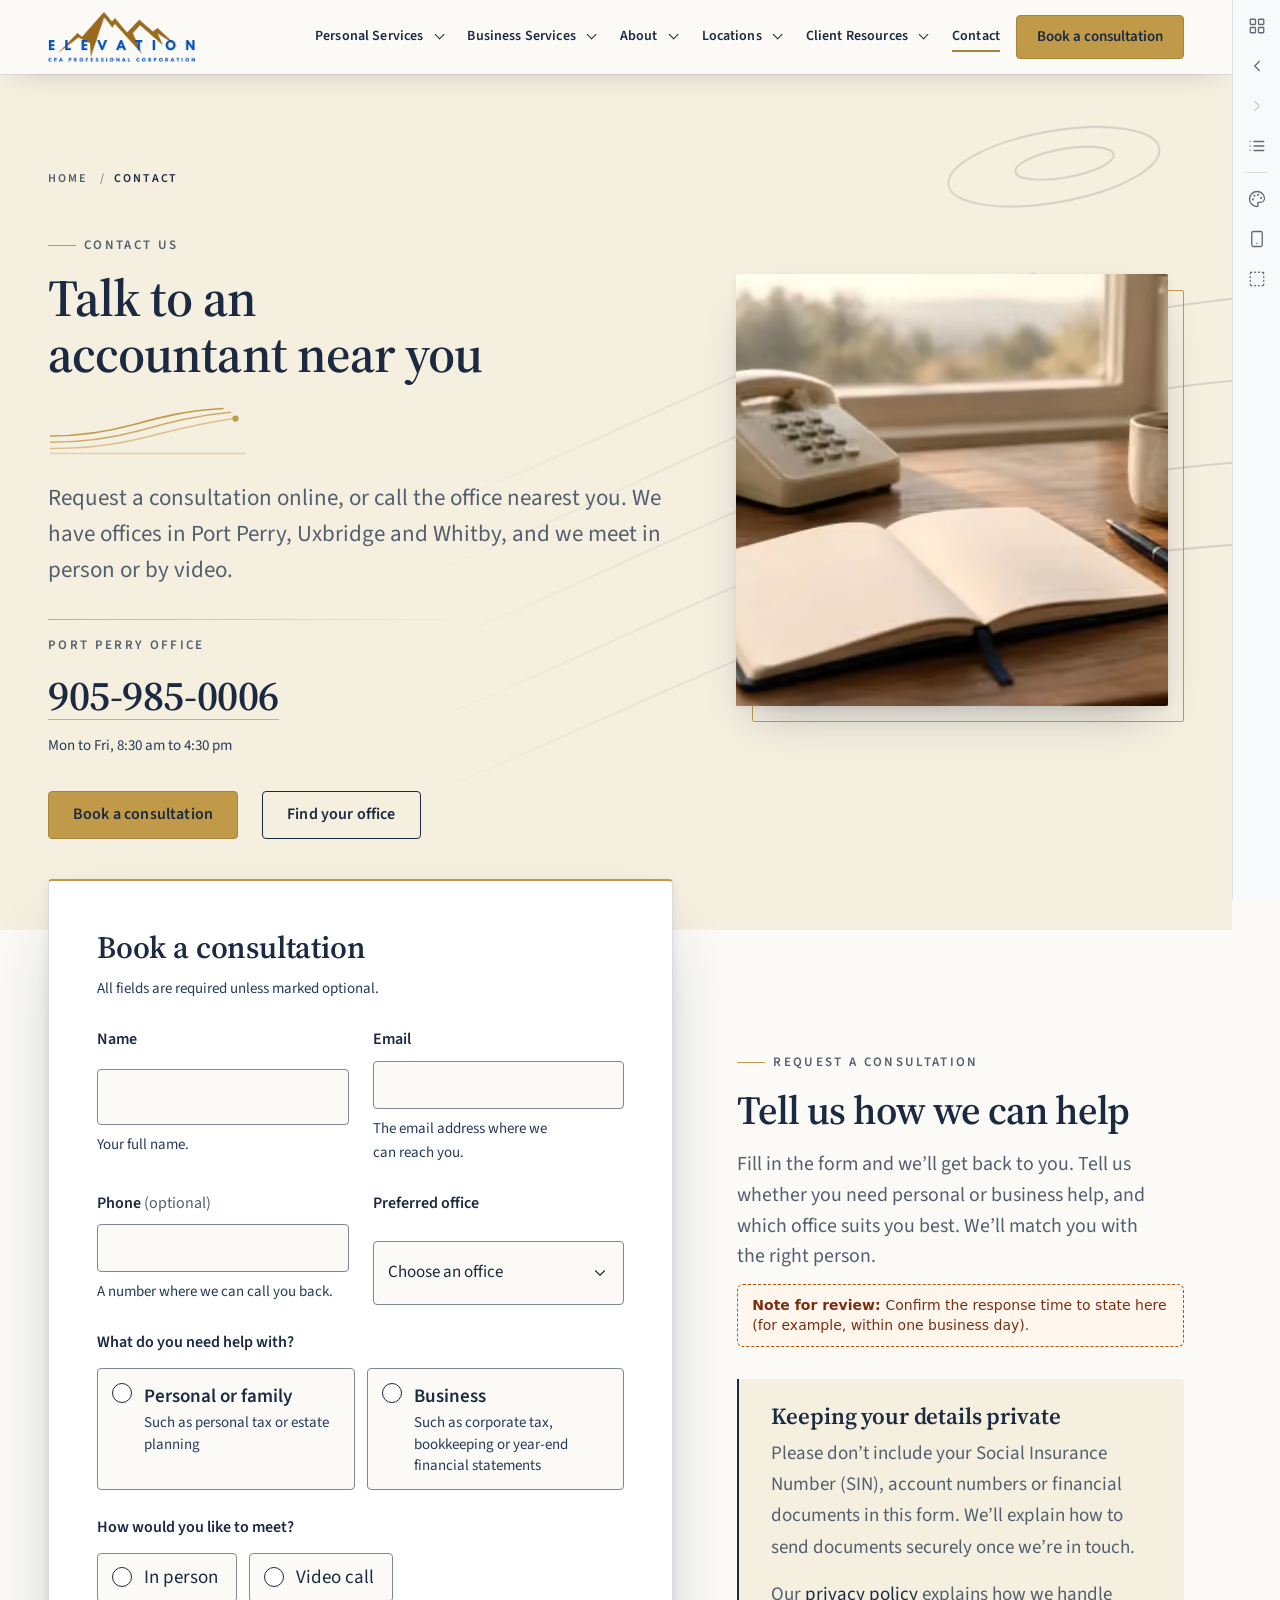
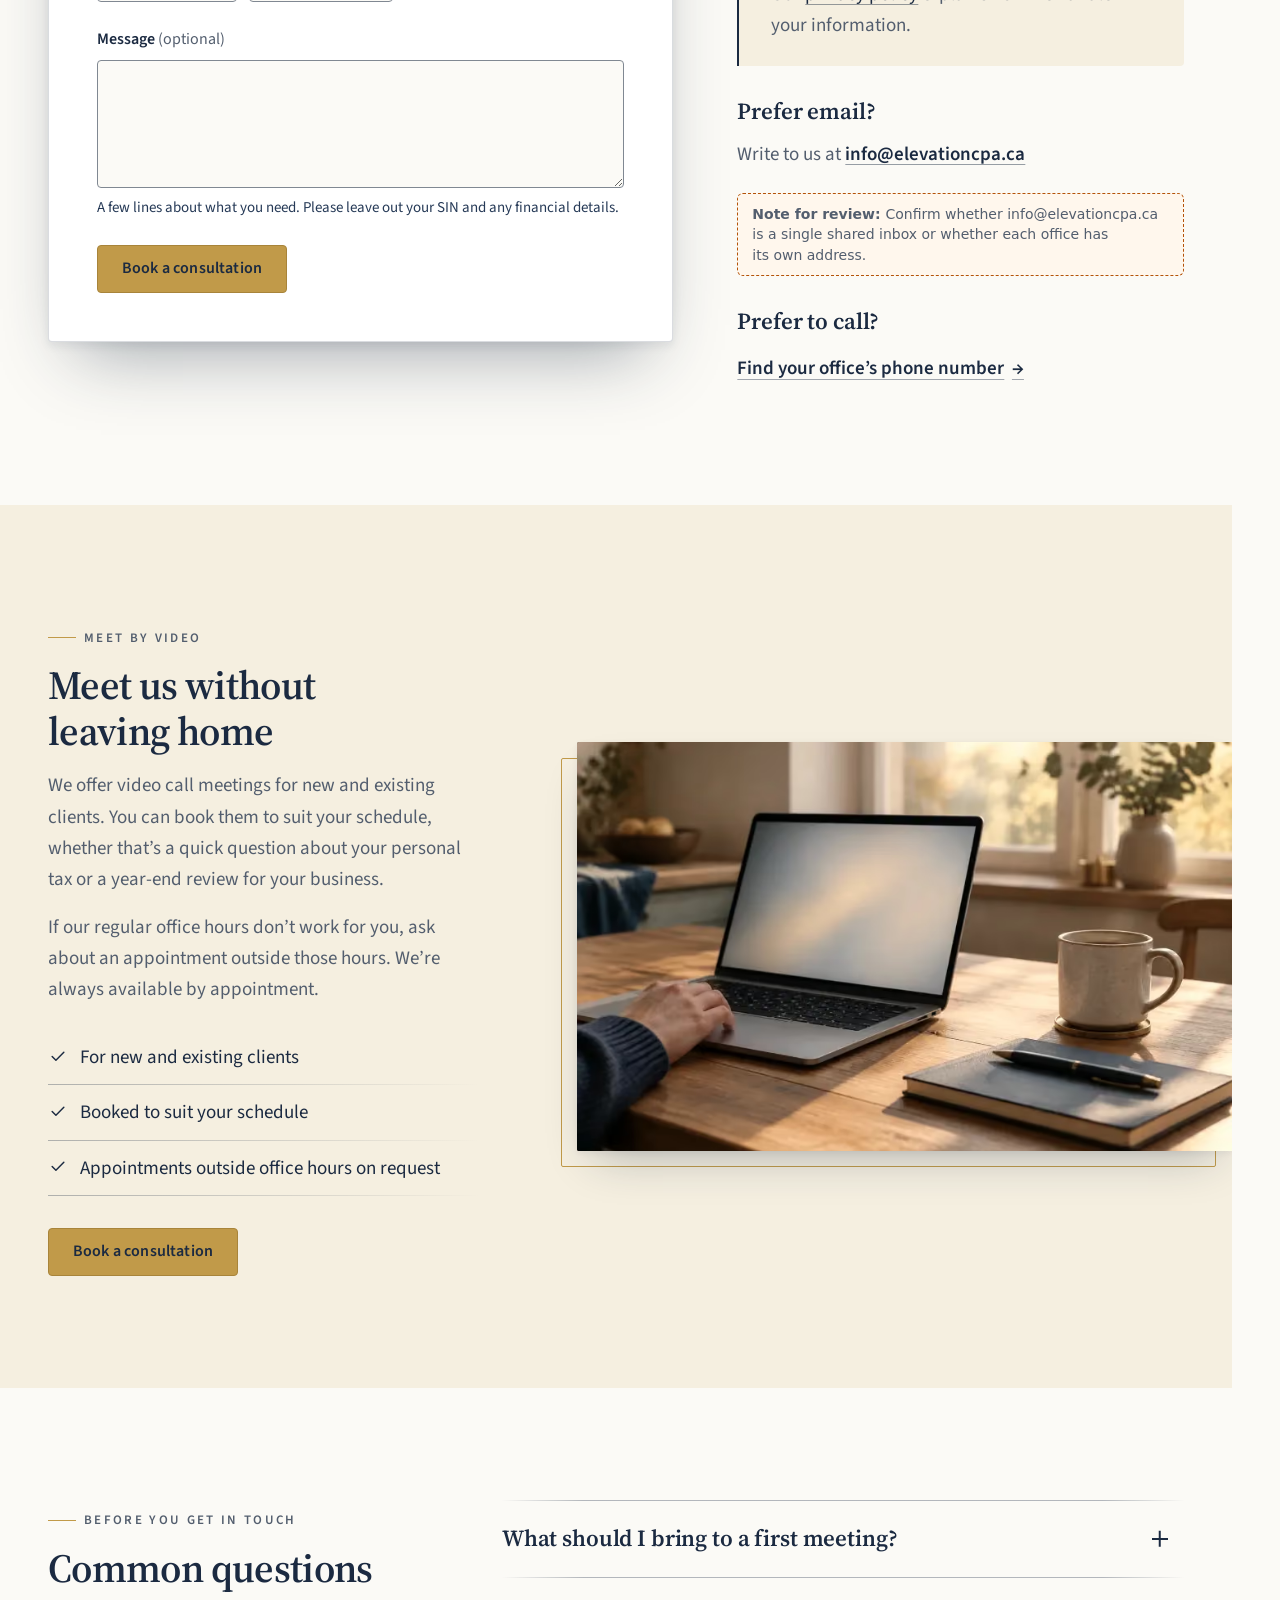
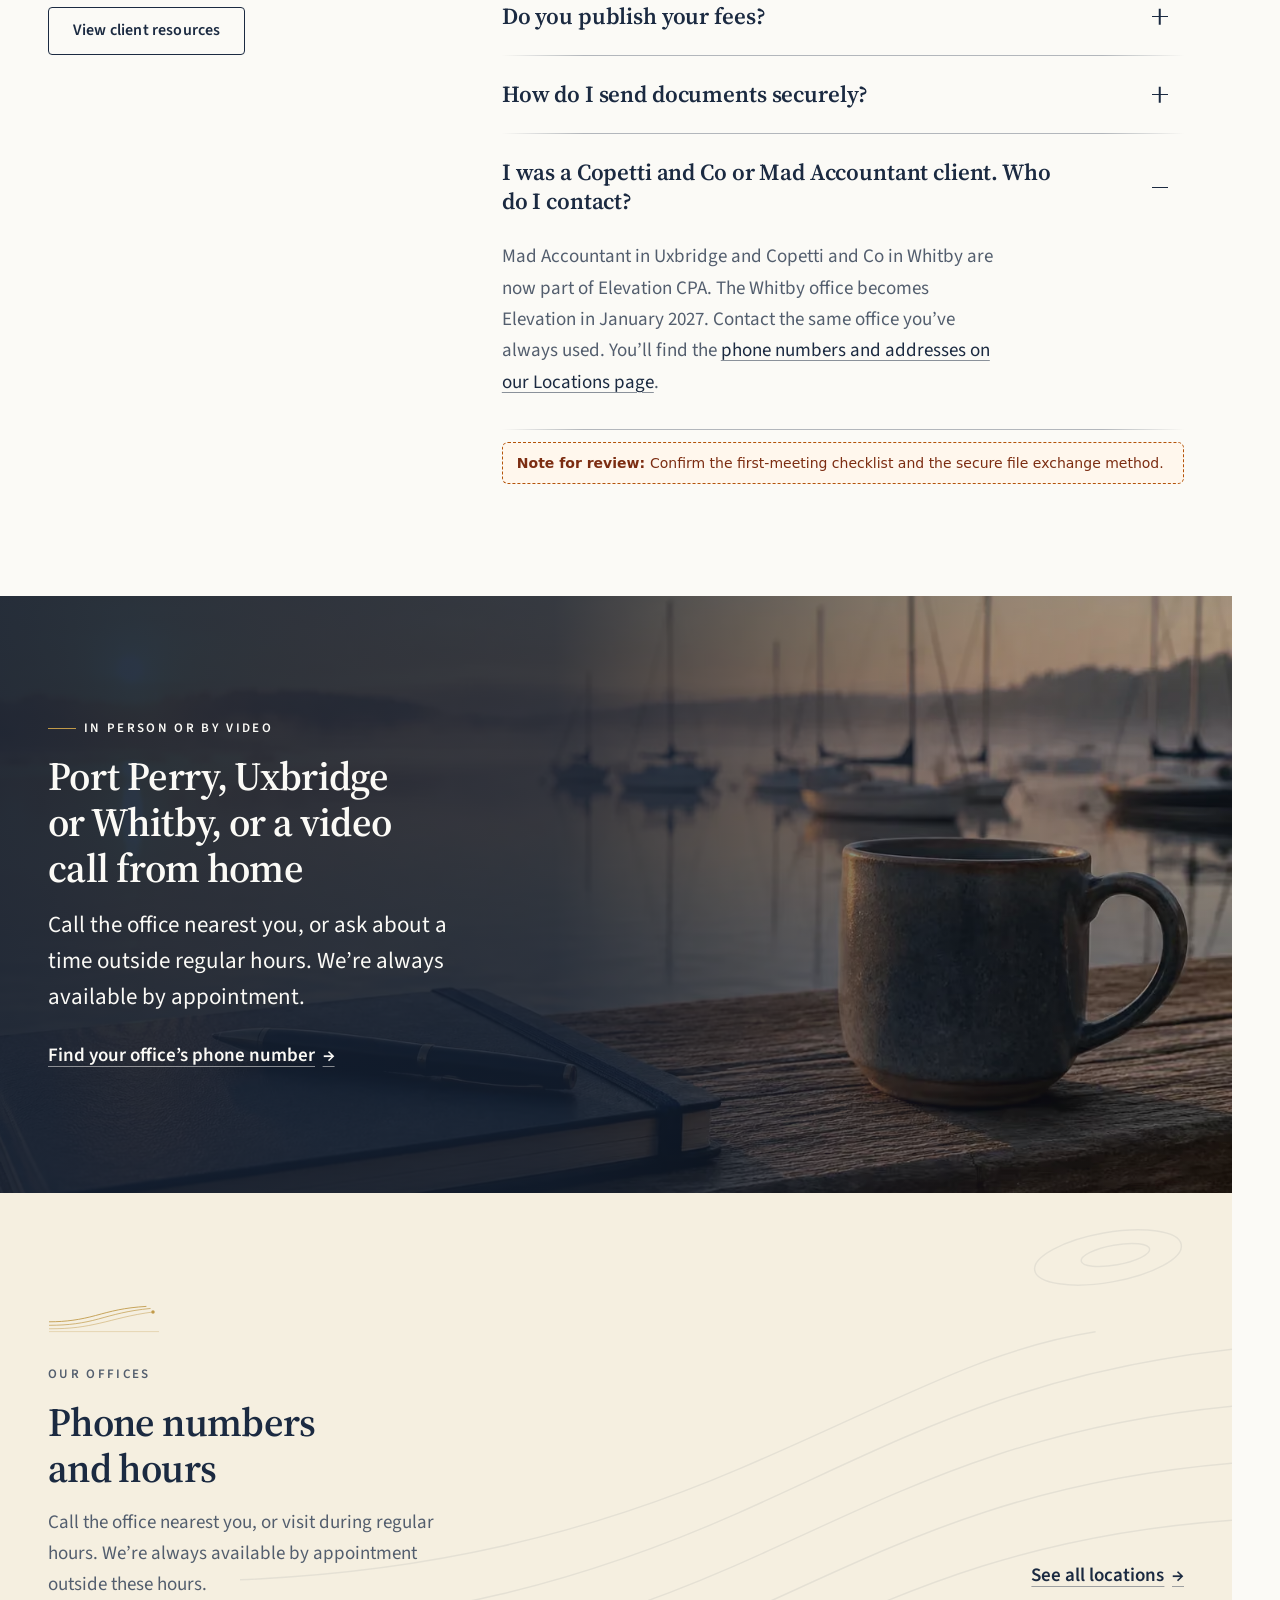
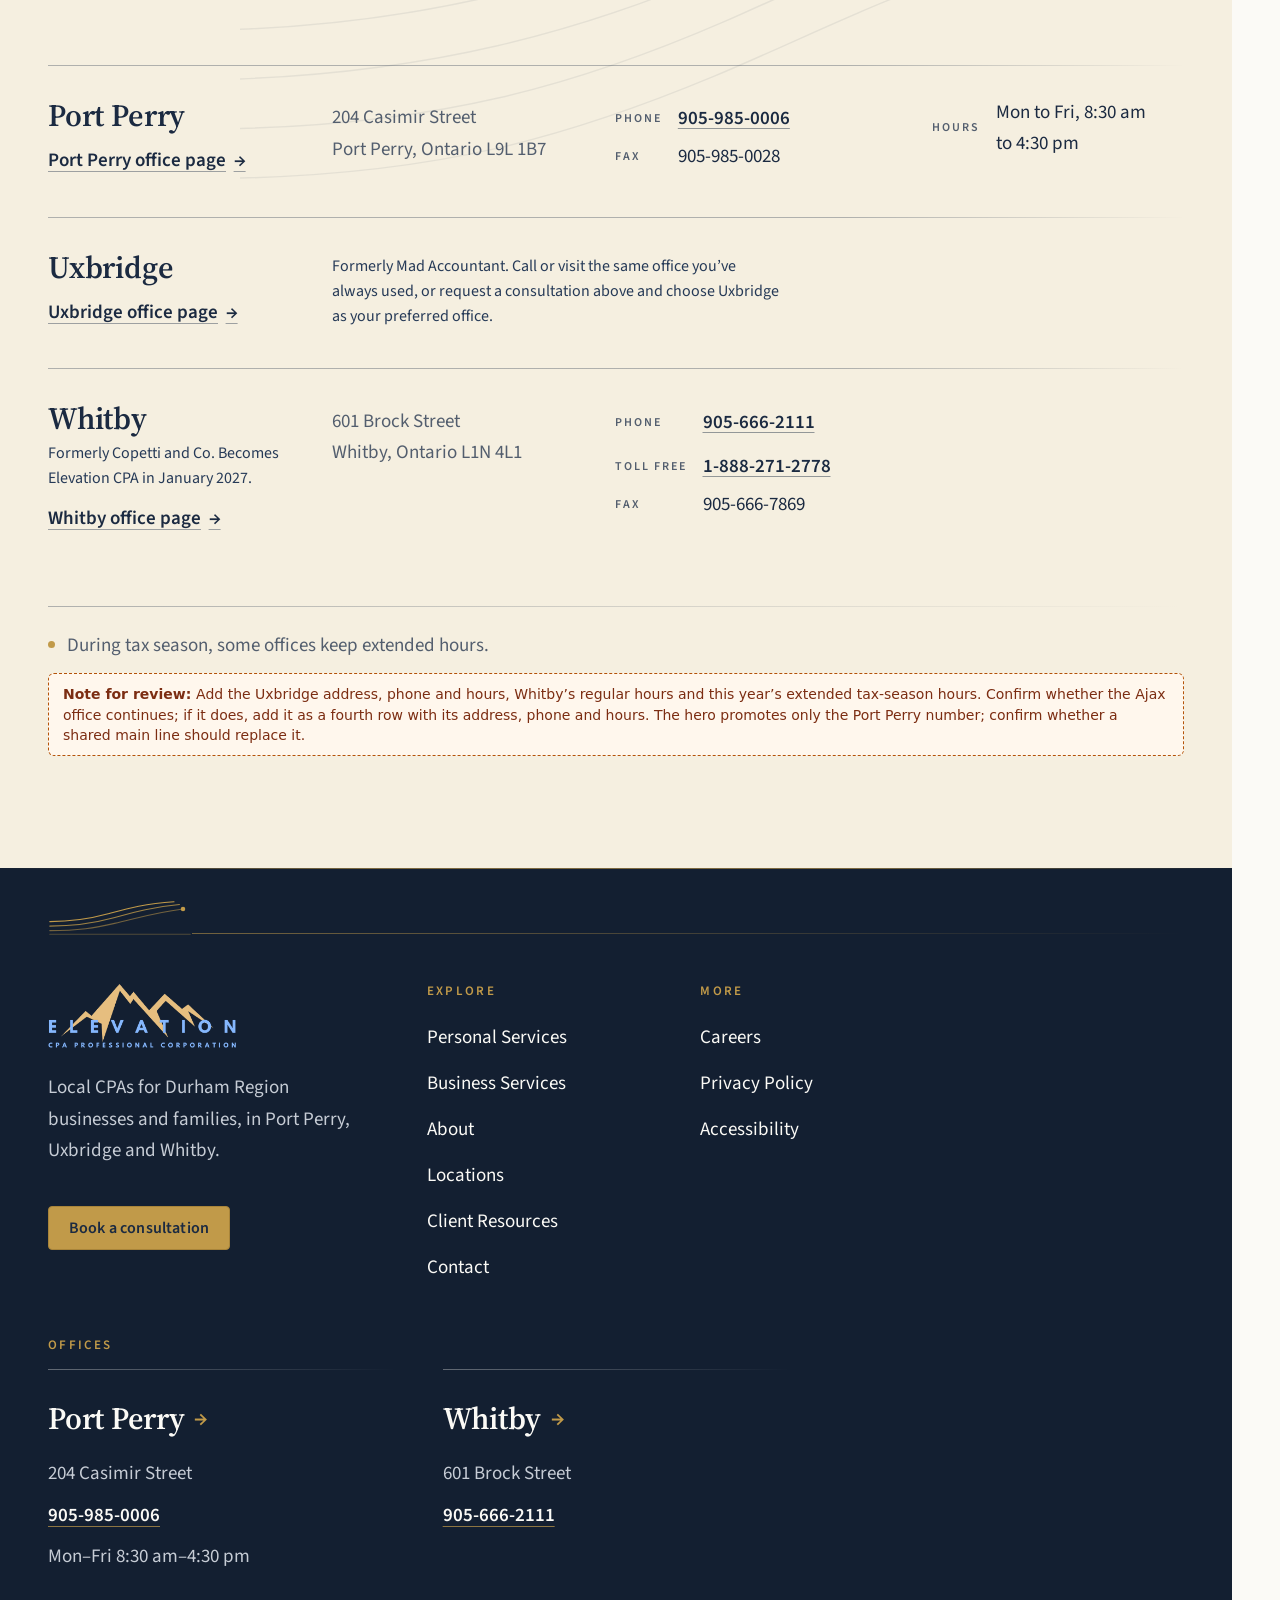
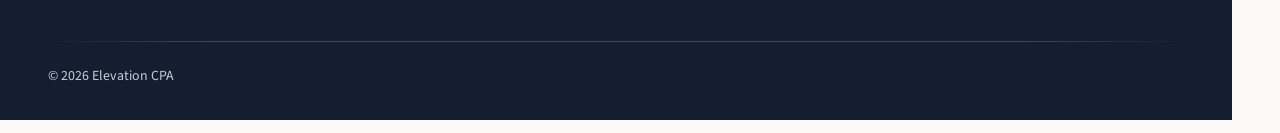
<file: v2/contact/index.html>
<!doctype html>
<html lang="en-CA">
<head>
<meta charset="utf-8">
<meta name="viewport" content="width=device-width, initial-scale=1">
<meta name="robots" content="noindex, nofollow">
<title>Contact us and book a consultation | Elevation CPA</title>
<meta name="description" content="Request a consultation online or call our Port Perry, Uxbridge or Whitby office. Meet in person or by video, with appointments outside regular hours.">
<meta property="og:type" content="website">
<meta property="og:title" content="Contact us and book a consultation | Elevation CPA">
<meta property="og:description" content="Request a consultation online or call our Port Perry, Uxbridge or Whitby office. Meet in person or by video, with appointments outside regular hours.">
<meta property="og:image" content="../assets/og/contact.jpg"><meta property="og:image:width" content="1200"><meta property="og:image:height" content="630"><meta name="twitter:card" content="summary_large_image">
<link rel="icon" type="image/png" sizes="32x32" href="../assets/brand/icon-32.png"><link rel="apple-touch-icon" href="../assets/brand/icon-180.png">
<link rel="preconnect" href="https://fonts.googleapis.com"><link rel="preconnect" href="https://fonts.gstatic.com" crossorigin>
<link rel="stylesheet" href="https://fonts.googleapis.com/css2?family=Source+Serif+4:wght@600;700&amp;family=Source+Sans+3:wght@400;600&amp;display=swap">
<link rel="preload" as="image" href="../assets/media/41bc8d90-8a69-4851-9a24-ff51d102ba44-1d3b8295d670/800.webp" fetchpriority="high">
<link rel="stylesheet" href="../assets/base.css">
<link rel="stylesheet" href="../assets/system.css">
<style>/* Contact page */
.direct-line{position:relative;display:grid;gap:var(--space-1);max-width:26rem;margin-top:var(--space-6);padding-top:var(--space-4)}
.direct-line::before{content:"";position:absolute;top:0;left:0;right:0;height:1px;background:linear-gradient(90deg,var(--color-hairline-strong),transparent)}
.direct-line-label{margin:0;font-size:var(--label-size);font-weight:600;letter-spacing:var(--label-track);text-transform:uppercase;color:var(--c-muted)}
.direct-line-number{justify-self:start;display:inline-flex;align-items:center;min-height:2.75rem;font-family:var(--font-serif);font-size:var(--step-3);font-weight:600;letter-spacing:-.01em;font-variant-numeric:tabular-nums lining-nums;text-decoration-color:rgba(27,42,65,.3)}
.direct-line-hours{margin:0;font-size:var(--step--1);color:var(--c-muted)}

/* Request: the form sheet lifts into the page head */
.request-layout{display:grid;grid-template-columns:minmax(0,7fr) minmax(0,5fr);grid-template-areas:"form head" "form notes";gap:var(--space-6) var(--space-8);align-items:start}
.request-head{grid-area:head}
.request-head .section-intro{margin:0}
.request-notes{grid-area:notes;display:grid;gap:var(--space-6)}
.request-form{grid-area:form;position:relative;z-index:2;margin-top:calc(-1 * var(--section-y) - clamp(2rem,4vw,4rem));border-top:2px solid var(--c-brass);box-shadow:var(--shadow-3)}
.form-intro{margin:0;font-size:var(--step--1);color:var(--c-muted)}
.choice--detail{flex:1 1 15rem;align-items:flex-start;padding-block:var(--space-3)}
.choice--detail::before{margin-top:.15em}
.choice-title{display:block;font-weight:600;color:var(--c-navy)}
.choice-hint{display:block;font-size:var(--step--1);line-height:1.45;color:var(--c-muted)}
.request-note-title{font-size:var(--step-1);margin-bottom:var(--space-2)}
.request-note p,.privacy-panel p{color:var(--c-muted);max-width:52ch}
.privacy-panel{padding:var(--space-5) var(--space-6);background:var(--c-sand);border-left:2px solid var(--c-navy);border-radius:0 var(--radius) var(--radius) 0}
.email-link{display:inline-flex;align-items:center;min-height:2.75rem;font-weight:600;color:var(--c-navy)}

/* Meet by video: photo bleeds off the right edge */
.meet{overflow-x:clip}
.meet-layout{display:grid;grid-template-columns:minmax(0,5fr) minmax(0,7fr);gap:var(--space-9);align-items:center}
.meet-copy > p{color:var(--c-muted);max-width:52ch}
.meet-points{list-style:none;margin:var(--space-5) 0 var(--space-6);padding:0;max-width:30rem}
.meet-points li{display:flex;gap:var(--space-3);padding:var(--space-3) 0;background:linear-gradient(90deg,var(--color-hairline-strong),transparent) bottom/100% 1px no-repeat}
.meet-points li::before{content:"";flex:none;width:1.25rem;height:1.25rem;margin-top:.2em;background:var(--c-navy);-webkit-mask:var(--icon-check) center/contain no-repeat;mask:var(--icon-check) center/contain no-repeat}
.meet-media{--frame-x:-1rem;--frame-y:1rem;margin-right:calc(-1 * max(var(--gutter),(100vw - var(--container)) / 2))}
.meet-media img{aspect-ratio:16/10;object-position:45% 55%;border-radius:var(--radius-s) 0 0 var(--radius-s);box-shadow:var(--shadow-2)}

/* Questions */
.faq-split{display:grid;grid-template-columns:minmax(0,4fr) minmax(0,7fr);gap:var(--space-8);align-items:start}
.faq-split .section-head{margin:0;position:sticky;top:calc(var(--pv-top,0px) + var(--header-h) + var(--space-6))}
.faq-split .faq-list{max-width:none;margin:0}

/* Offices ledger on navy */
.office-band{overflow:hidden}
.office-band::after{content:"";position:absolute;inset:0;z-index:-1;pointer-events:none;background:var(--texture-contour-light) right top/min(62rem,95%) auto no-repeat;opacity:.06}
.office-band-intro{margin:var(--space-4) 0 0;max-width:52ch;color:var(--c-on-dark-muted)}
.office-ledger{list-style:none;margin:0;padding:0}
.office-row{position:relative;display:grid;grid-template-columns:minmax(0,3fr) minmax(0,3fr) minmax(0,3.4fr) minmax(0,3fr);gap:var(--space-4) var(--space-6);align-items:start;padding:var(--space-6) 0}
.office-row::before{content:"";position:absolute;top:0;left:0;right:0;height:1px;background:linear-gradient(90deg,rgba(251,250,246,.34),rgba(251,250,246,.34) 70%,transparent)}
.office-row-name{font-size:var(--step-2);margin:0}
.office-row-title .text-link{padding-block:var(--space-2)}
.office-row address{font-style:normal;color:var(--c-on-dark-muted)}
.office-row-wide{grid-column:2 / -1;margin:0;max-width:56ch;color:var(--c-on-dark-muted)}
.office-former{margin:0;font-size:var(--step--1);color:var(--c-on-dark-muted)}
.office-lines{display:grid;grid-template-columns:auto 1fr;align-items:center;gap:0 var(--space-4);margin:0;font-variant-numeric:tabular-nums lining-nums}
.office-lines dt{font-size:.75rem;font-weight:600;letter-spacing:.16em;text-transform:uppercase;color:var(--c-on-dark-muted)}
.office-lines dd{margin:0;min-height:2rem;display:flex;align-items:center}
.office-lines a{display:inline-flex;align-items:center;min-height:2.75rem;font-weight:600}
.season-note{display:flex;gap:var(--space-3);margin:var(--space-6) 0 0;padding-top:var(--space-5);color:var(--c-on-dark-muted);background:linear-gradient(90deg,rgba(251,250,246,.34),transparent) top/100% 1px no-repeat}
.season-note::before{content:"";flex:none;width:.4375rem;height:.4375rem;margin-top:.6em;border-radius:50%;background:var(--c-brass)}

@media (max-width:64em){
  .office-row{grid-template-columns:1fr 1fr}
  .office-row-title,.office-row-wide{grid-column:1 / -1}
}
@media (max-width:56.24em){
  .request-layout{grid-template-columns:1fr;grid-template-areas:"head" "form" "notes"}
  .request-form{margin-top:0}
  .meet-layout,.faq-split{grid-template-columns:1fr;gap:var(--space-7)}
  .faq-split .section-head{position:static}
}
@media (max-width:40em){
  .office-row{grid-template-columns:1fr;gap:var(--space-3)}
  .direct-line-number{font-size:var(--step-2)}
}

/* Revision 1 */
/* FAQ links: explicit ink on paper */
.faq-a a{color:var(--c-navy);text-decoration-color:rgba(27,42,65,.45)}
.faq-a a:hover{text-decoration-color:currentColor}

/* Line breaks */
.contact-head .page-title{max-width:22ch}
.meet-points li{text-wrap:wrap}

/* Secondary type floor */
.contact-head .breadcrumb ol{font-size:var(--label-size)}
.direct-line-hours,.form-intro,.request-form .field-help,.choice-hint{font-size:.9375rem;color:var(--c-navy-700)}
.office-former{font-size:.9375rem}

/* Form card carries its own title */
.form-title{font-size:var(--step-2);margin:0 0 calc(-1 * var(--space-3))}

/* Hero photo: taller crop that anchors the split */
@media (min-width:56.25em){
  .contact-head .page-head-media{justify-self:end;width:min(100%,27rem)}
  .contact-head .page-head-media img{aspect-ratio:4/5;object-position:40% 50%}
}

/* Phone hero: tighter stack, quieter texture behind text */
@media (max-width:40em){
  .contact-head::before{opacity:.04}
  .contact-head .page-title,.contact-head .hero-rule{margin-bottom:var(--space-4)}
  .contact-head .direct-line{margin-top:var(--space-5)}
  .contact-head .button-row{margin-top:var(--space-5);gap:var(--space-3)}
}

/* Offices band on cream, footer keeps the dark */
.office-band::after{background-image:var(--texture-contour);opacity:.07}
.office-band-intro,.office-row address,.office-former,.season-note{color:var(--c-muted)}
.office-row::before{background:linear-gradient(90deg,var(--color-hairline-strong),var(--color-hairline-strong) 70%,transparent)}
.season-note{background-image:linear-gradient(90deg,var(--color-hairline-strong),transparent)}
.office-lines dt{color:var(--c-muted)}
.office-row-title{display:grid;justify-items:start;gap:var(--space-1)}
.office-former{margin:0;max-width:32ch;line-height:1.5}
.office-pending{margin:0;color:var(--c-muted)}
.office-row address,.office-row > .office-pending{padding-top:.35rem}

/* Revision 1 */
/* Hero: the text column never exceeds the viewport */
.contact-head .page-head-inner > *{min-width:0;max-width:100%}
.contact-head .page-title{max-width:none;text-wrap:wrap}
.contact-head .page-intro{overflow-wrap:break-word}
@media (max-width:56.24em){
  .contact-head .page-head-inner{grid-template-columns:minmax(0,1fr)}
  .contact-head .page-head-media{max-width:min(34rem,calc(100% - 1rem))}
  .meet-layout,.faq-split,.request-layout{grid-template-columns:minmax(0,1fr)}
}
@media (max-width:40em){
  .contact-head .page-title{font-size:1.75rem;letter-spacing:-.02em}
  .contact-head .button-row .button{flex:1 1 100%}
}
@media (max-width:22.5em){
  .contact-head .page-title{font-size:1.5rem}
}

/* Breadcrumb: one tracked-caps style at every width */
.contact-head .breadcrumb ol{text-transform:uppercase;letter-spacing:.16em;font-size:.75rem}

/* Meet list: text fills the row */
.meet-points li > span{flex:1;min-width:0;text-wrap:wrap}

/* Meet photo: contained with an inward frame on phones */
.meet{overflow:hidden}
@media (max-width:56.24em){
  .meet-media{margin-right:.75rem;--frame-x:.75rem;--frame-y:.75rem}
  .meet-media img{border-radius:var(--radius-s)}
}

/* Photographic band between questions and offices */
.contact-band .photo-band-media img{object-position:50% 62%}
.contact-band .section-title{max-width:20ch}
.contact-band .eyebrow{color:var(--c-on-dark)}
.contact-band-text{max-width:46ch;color:var(--c-on-dark);font-size:var(--step-1);line-height:1.55}
@media (max-width:47.99em){
  .contact-band::after{background:linear-gradient(180deg,rgba(19,31,49,.86),rgba(19,31,49,.9))}
}

/* Footer: readable on navy */
.site-footer .footer-cta{
  display:inline-flex;align-items:center;justify-content:center;min-height:2.75rem;margin-top:var(--space-5);
  padding:.5rem 1.25rem;font-weight:600;line-height:1.2;color:var(--c-navy);background:var(--c-brass);
  border:1px solid var(--c-brass-dark);border-radius:var(--radius);text-decoration:none;
  transition:background-color var(--dur-1) var(--ease-out),box-shadow var(--dur-2) var(--ease-out)
}
.site-footer .footer-cta:hover{background:var(--c-brass-light);box-shadow:var(--shadow-brass)}
.site-footer .footer-cta:active{background:var(--c-brass-dark);color:var(--c-navy-950)}
.site-footer .footer-cta:focus-visible{outline:2px solid var(--c-brass);outline-offset:3px}
.site-footer a.footer-office-name{
  display:inline-flex;align-items:center;min-height:2.75rem;font-family:var(--font-serif);font-size:var(--step-2);
  font-weight:600;color:var(--c-on-dark);text-decoration:underline;text-decoration-color:transparent;text-underline-offset:.22em
}
.site-footer a.footer-office-name:hover{text-decoration-color:var(--c-brass)}
.site-footer .footer-office address a{
  display:inline-flex;align-items:center;min-height:2.75rem;font-weight:600;color:var(--c-on-dark);
  font-variant-numeric:tabular-nums lining-nums;text-decoration:underline;text-decoration-color:rgba(193,154,73,.7);text-underline-offset:.24em
}
.site-footer .footer-office address a:hover{text-decoration-color:var(--c-brass);text-decoration-thickness:2px}
.site-footer .footer-office address p{margin-bottom:var(--space-1)}

/* Footer: offices span a full row beneath the link columns */
.site-footer .footer-offices{grid-column:1 / -1;padding-bottom:0}
.site-footer .footer-offices > ul{display:grid;grid-template-columns:repeat(3,minmax(0,1fr));gap:var(--space-5) var(--space-7);margin:0;padding:0;list-style:none}
@media (max-width:56.24em){
  .site-footer .footer-offices > ul{grid-template-columns:minmax(0,1fr)}
}

/* Revision 2 */
/* Hero h1: wraps inside its own column at every width */
.contact-head .page-title{
  max-width:20ch;
  font-size:clamp(2.125rem,1.5rem + 2.2vw,3.25rem);
  white-space:normal;
  overflow-wrap:break-word;
  text-wrap:balance;
}
@media (max-width:40em){
  .contact-head .page-title{font-size:clamp(1.9rem,7vw,2.4rem);max-width:100%}
}
@media (max-width:22.5em){
  .contact-head .page-title{font-size:1.625rem}
}
.contact-head .contact-head-copy{min-width:0;max-width:100%}

/* Hero photo: square crop keeps the source above 2x and the phone and diary in frame */
@media (min-width:56.25em){
  .contact-head .page-head-media img{aspect-ratio:1/1;object-position:36% 50%}
}

/* FAQ links: explicit ink on an explicit ground */
.faq-split .faq-a{color:var(--c-muted)}
.faq-split .faq-a a{color:var(--c-navy);background-color:var(--c-paper);text-decoration-color:rgba(27,42,65,.5)}
.faq-split .faq-a a:hover{text-decoration-color:currentColor;text-decoration-thickness:2px}

/* Office rows: merger notes at small body size, readable */
.office-band .office-former,
.office-band .office-row-wide{font-size:1rem;line-height:1.55;color:var(--c-navy-700)}
.office-band .office-row-wide{margin:0;padding-top:.35rem;max-width:56ch}

/* Footer offices: name reads as the office-page link, so an office without details still leads somewhere */
.site-footer a.footer-office-name::after{
  content:"→";content:"→" / "";
  margin-left:.45em;font-family:var(--font-sans);font-size:.7em;font-weight:600;color:var(--c-brass);
  transition:transform var(--dur-2) var(--ease-out)
}
.site-footer a.footer-office-name:hover::after{transform:translateX(4px)}
.site-footer a.footer-office-name:focus-visible{outline:2px solid var(--c-brass);outline-offset:3px;border-radius:var(--radius-s)}</style>
<link rel="stylesheet" href="../assets/preview.css">

</head>
<body class="no-hero">
<nav class="pv-bar" aria-label="Design preview">
<a class="pv-i" href="../index.html" aria-label="Elevation CPA design concept, version 2: overview" data-tip="Elevation CPA design concept, version 2"><svg viewBox="0 0 24 24" width="18" height="18" fill="none" stroke="currentColor" stroke-width="1.75" stroke-linecap="round" stroke-linejoin="round" aria-hidden="true" focusable="false"><rect width="7" height="7" x="3" y="3" rx="1"/><rect width="7" height="7" x="14" y="3" rx="1"/><rect width="7" height="7" x="14" y="14" rx="1"/><rect width="7" height="7" x="3" y="14" rx="1"/></svg></a>
<a class="pv-i" rel="prev" href="../locations/port-perry/index.html" aria-label="Previous page: Port Perry Office" data-tip="Previous: Port Perry Office (←)"><svg viewBox="0 0 24 24" width="18" height="18" fill="none" stroke="currentColor" stroke-width="1.75" stroke-linecap="round" stroke-linejoin="round" aria-hidden="true" focusable="false"><path d="m15 18-6-6 6-6"/></svg></a><span class="pv-i pv-off" aria-hidden="true"><svg viewBox="0 0 24 24" width="18" height="18" fill="none" stroke="currentColor" stroke-width="1.75" stroke-linecap="round" stroke-linejoin="round" aria-hidden="true" focusable="false"><path d="m9 18 6-6-6-6"/></svg></span>
<button type="button" class="pv-i" id="pv-pages" aria-expanded="false" aria-controls="pv-pages-menu" aria-label="Pages (now: Contact and Book a Consultation · Contact and Book a Consultation)" data-tip="Pages · Contact and Book a Consultation · Contact and Book a Consultation"><svg viewBox="0 0 24 24" width="18" height="18" fill="none" stroke="currentColor" stroke-width="1.75" stroke-linecap="round" stroke-linejoin="round" aria-hidden="true" focusable="false"><path d="M3 12h.01"/><path d="M3 18h.01"/><path d="M3 6h.01"/><path d="M8 12h13"/><path d="M8 18h13"/><path d="M8 6h13"/></svg></button>
<div class="pv-menu" id="pv-pages-menu" hidden><p class="pv-group">Homepage</p><ul><li><a href="../home/index.html">Home</a></li></ul><p class="pv-group">Personal and Family Services</p><ul><li><a href="../personal/index.html">Personal and Family Services</a></li><li><a href="../personal/personal-tax/index.html">Personal Tax</a></li></ul><p class="pv-group">Business Services</p><ul><li><a href="../business/index.html">Business Services</a></li><li><a href="../business/corporate-tax/index.html">Corporate Tax and Financial Statements</a></li></ul><p class="pv-group">About</p><ul><li><a href="../about/index.html">About</a></li><li><a href="../about/team/index.html">Our Team</a></li></ul><p class="pv-group">Locations</p><ul><li><a href="../locations/port-perry/index.html">Port Perry Office</a></li></ul><p class="pv-group">Contact and Book a Consultation</p><ul><li><a href="../contact/index.html" aria-current="page">Contact and Book a Consultation</a></li></ul></div>
<span class="pv-sep" aria-hidden="true"></span>
<a class="pv-i" href="../design-system/index.html" aria-label="Design system" data-tip="Design system"><svg viewBox="0 0 24 24" width="18" height="18" fill="none" stroke="currentColor" stroke-width="1.75" stroke-linecap="round" stroke-linejoin="round" aria-hidden="true" focusable="false"><circle cx="13.5" cy="6.5" r=".5" fill="currentColor"/><circle cx="17.5" cy="10.5" r=".5" fill="currentColor"/><circle cx="8.5" cy="7.5" r=".5" fill="currentColor"/><circle cx="6.5" cy="12.5" r=".5" fill="currentColor"/><path d="M12 2C6.5 2 2 6.5 2 12s4.5 10 10 10c.926 0 1.648-.746 1.648-1.688 0-.437-.18-.835-.437-1.125-.29-.289-.438-.652-.438-1.125a1.64 1.64 0 0 1 1.668-1.668h1.996c3.051 0 5.555-2.503 5.555-5.554C21.965 6.012 17.461 2 12 2z"/></svg></a>
<button type="button" class="pv-i" id="pv-mobile" aria-pressed="false" aria-label="Phone width" data-tip="Phone width"><svg viewBox="0 0 24 24" width="18" height="18" fill="none" stroke="currentColor" stroke-width="1.75" stroke-linecap="round" stroke-linejoin="round" aria-hidden="true" focusable="false"><rect width="14" height="20" x="5" y="2" rx="2" ry="2"/><path d="M12 18h.01"/></svg></button>
<button type="button" class="pv-i" id="pv-structure" aria-pressed="false" aria-label="Structure only" data-tip="Structure only"><svg viewBox="0 0 24 24" width="18" height="18" fill="none" stroke="currentColor" stroke-width="1.75" stroke-linecap="round" stroke-linejoin="round" aria-hidden="true" focusable="false"><path d="M5 3a2 2 0 0 0-2 2"/><path d="M19 3a2 2 0 0 1 2 2"/><path d="M21 19a2 2 0 0 1-2 2"/><path d="M5 21a2 2 0 0 1-2-2"/><path d="M9 3h1"/><path d="M9 21h1"/><path d="M14 3h1"/><path d="M14 21h1"/><path d="M3 9v1"/><path d="M21 9v1"/><path d="M3 14v1"/><path d="M21 14v1"/></svg></button>
<span class="pv-grow" aria-hidden="true"></span>
<button type="button" class="pv-i pv-approve" id="pv-approve" aria-label="Approve this version" data-tip="Approve this version"><svg viewBox="0 0 24 24" width="18" height="18" fill="none" stroke="currentColor" stroke-width="1.75" stroke-linecap="round" stroke-linejoin="round" aria-hidden="true" focusable="false"><path d="M20 6 9 17l-5-5"/></svg></button>
</nav>
<header class="site-header site-header--over-hero" data-header><a class="skip-link" href="#main">Skip to main content</a><div class="header-bar"><div class="header-inner"><a class="brand" href="../home/index.html" aria-label="Elevation CPA home"><img class="brand-logo brand-logo--on-dark" src="../assets/brand/logo-on-dark.png" alt="" width="344" height="117"><img class="brand-logo brand-logo--on-light" src="../assets/brand/logo-on-light.png" alt="" width="344" height="117"></a><nav class="main-nav" id="main-nav" aria-label="Main"><ul class="nav-list"><li class="nav-item has-children"><a class="nav-link" href="../personal/index.html">Personal Services</a><button class="submenu-toggle" type="button" data-submenu-toggle aria-expanded="false" aria-controls="sub-personal-and-family-services"><span class="sr-only">Personal and Family Services pages</span></button><ul class="submenu" id="sub-personal-and-family-services"><li class="nav-item"><a class="nav-link" href="../personal/personal-tax/index.html">Personal Tax</a></li><li class="nav-item"><a class="nav-link" href="#" data-unbuilt="1">Estate and Trust Planning</a></li><li class="nav-item"><a class="nav-link" href="#" data-unbuilt="1">Cross-Border and US Tax</a></li></ul></li><li class="nav-item has-children"><a class="nav-link" href="../business/index.html">Business Services</a><button class="submenu-toggle" type="button" data-submenu-toggle aria-expanded="false" aria-controls="sub-business-services"><span class="sr-only">Business Services pages</span></button><ul class="submenu" id="sub-business-services"><li class="nav-item"><a class="nav-link" href="../business/corporate-tax/index.html">Corporate Tax and Financial Statements</a></li><li class="nav-item"><a class="nav-link" href="#" data-unbuilt="1">Bookkeeping, Payroll and HST</a></li><li class="nav-item"><a class="nav-link" href="#" data-unbuilt="1">Business Advisory</a></li><li class="nav-item"><a class="nav-link" href="#" data-unbuilt="1">Audit and Review Engagements</a></li><li class="nav-item"><a class="nav-link" href="#" data-unbuilt="1">CRA Disputes and Audit Support</a></li></ul></li><li class="nav-item has-children"><a class="nav-link" href="../about/index.html">About</a><button class="submenu-toggle" type="button" data-submenu-toggle aria-expanded="false" aria-controls="sub-about"><span class="sr-only">About pages</span></button><ul class="submenu" id="sub-about"><li class="nav-item"><a class="nav-link" href="../about/team/index.html">Our Team</a></li></ul></li><li class="nav-item has-children"><a class="nav-link" href="#" data-unbuilt="1">Locations</a><button class="submenu-toggle" type="button" data-submenu-toggle aria-expanded="false" aria-controls="sub-locations"><span class="sr-only">Locations pages</span></button><ul class="submenu" id="sub-locations"><li class="nav-item"><a class="nav-link" href="../locations/port-perry/index.html">Port Perry Office</a></li><li class="nav-item"><a class="nav-link" href="#" data-unbuilt="1">Uxbridge Office</a></li><li class="nav-item"><a class="nav-link" href="#" data-unbuilt="1">Whitby Office</a></li></ul></li><li class="nav-item has-children"><a class="nav-link" href="#" data-unbuilt="1">Client Resources</a><button class="submenu-toggle" type="button" data-submenu-toggle aria-expanded="false" aria-controls="sub-client-resources"><span class="sr-only">Client Resources pages</span></button><ul class="submenu" id="sub-client-resources"><li class="nav-item"><a class="nav-link" href="#" data-unbuilt="1">Frequently Asked Questions</a></li></ul></li><li class="nav-item"><a class="nav-link is-current" href="../contact/index.html" aria-current="page">Contact</a></li></ul></nav><a class="header-cta" href="../contact/index.html" aria-label="Book a consultation"><span class="header-cta-short">Consultation</span><span class="header-cta-full">Book a consultation</span></a><button class="menu-toggle" type="button" data-menu-toggle aria-controls="main-nav" aria-expanded="false"><span class="menu-toggle-label">Menu</span></button></div></div></header>
<main id="main">
<section class="page-head page-head--media contact-head" aria-labelledby="page-title">
  <div class="container">
    <div class="page-head-inner">
      <div class="contact-head-copy">
        <nav class="breadcrumb" aria-label="Breadcrumb">
          <ol>
            <li><a href="../home/index.html">Home</a></li>
            <li><span aria-current="page">Contact</span></li>
          </ol>
        </nav>
        <p class="eyebrow eyebrow--rule">Contact us</p>
        <h1 class="page-title" id="page-title">Talk to an accountant&nbsp;near&nbsp;you</h1>
        <span class="hero-rule" aria-hidden="true"></span>
        <p class="page-intro">Request a consultation online, or call the office nearest you. We have offices in Port Perry, Uxbridge and Whitby, and we meet in person or by&nbsp;video.</p>
        <div class="direct-line">
          <p class="direct-line-label">Port Perry office</p>
          <a class="direct-line-number" href="tel:+19059850006"><span class="sr-only">Call the Port Perry office at </span><span class="nowrap">905⁠-⁠985⁠-⁠0006</span></a>
          <p class="direct-line-hours">Mon to Fri, 8:30&nbsp;am to&nbsp;4:30&nbsp;pm</p>
        </div>
        <div class="button-row">
          <a class="button button--primary" href="#request">Book a consultation</a>
          <a class="button button--ghost" href="#offices">Find your office</a>
        </div>
      </div>
      <figure class="page-head-media frame-offset">
        <picture><source type="image/avif" srcset="../assets/media/41bc8d90-8a69-4851-9a24-ff51d102ba44-1d3b8295d670/480.avif 480w, ../assets/media/41bc8d90-8a69-4851-9a24-ff51d102ba44-1d3b8295d670/800.avif 800w, ../assets/media/41bc8d90-8a69-4851-9a24-ff51d102ba44-1d3b8295d670/1200.avif 1200w, ../assets/media/41bc8d90-8a69-4851-9a24-ff51d102ba44-1d3b8295d670/1536.avif 1536w" sizes="(min-width: 56.25em) 27rem, 100vw"><source type="image/webp" srcset="../assets/media/41bc8d90-8a69-4851-9a24-ff51d102ba44-1d3b8295d670/480.webp 480w, ../assets/media/41bc8d90-8a69-4851-9a24-ff51d102ba44-1d3b8295d670/800.webp 800w, ../assets/media/41bc8d90-8a69-4851-9a24-ff51d102ba44-1d3b8295d670/1200.webp 1200w, ../assets/media/41bc8d90-8a69-4851-9a24-ff51d102ba44-1d3b8295d670/1536.webp 1536w" sizes="(min-width: 56.25em) 27rem, 100vw"><img src="../assets/media/41bc8d90-8a69-4851-9a24-ff51d102ba44-1d3b8295d670/1200.webp" alt="A desk telephone beside an open appointment diary, a pen and a cup on a wooden desk in morning light" width="1536" height="1024" loading="eager" fetchpriority="high" decoding="async" data-media-id="41bc8d90-8a69-4851-9a24-ff51d102ba44" data-max-width="1536" data-provenance="generated" style="object-position:40% 55%;background-image:url([data-uri])"></picture>
      </figure>
    </div>
  </div>
</section>

<section class="section section--light request" id="request" aria-labelledby="request-title">
  <div class="container">
    <div class="request-layout">
      <div class="request-head" data-reveal="">
        <p class="eyebrow eyebrow--rule">Request a consultation</p>
        <h2 class="section-title" id="request-title">Tell us how we can&nbsp;help</h2>
        <p class="section-intro">Fill in the form and we’ll get back to you. Tell us whether you need personal or business help, and which office suits you best. We’ll match you with the right&nbsp;person.</p>
        <p class="editor-note">Confirm the response time to state here (for example, within one business&nbsp;day).</p>
      </div>

      <form class="contact-form request-form" method="post" aria-labelledby="request-form-title" data-demo="1">
        <h3 class="form-title" id="request-form-title">Book a consultation</h3>
        <p class="form-intro">All fields are required unless marked&nbsp;optional.</p>
        <div class="form-row">
          <div class="field">
            <label for="c-name">Name</label>
            <input id="c-name" name="name" type="text" autocomplete="name" required="" aria-describedby="c-name-help">
            <p class="field-help" id="c-name-help">Your full name.</p>
          </div>
          <div class="field">
            <label for="c-email">Email</label>
            <input id="c-email" name="email" type="email" autocomplete="email" required="" aria-describedby="c-email-help">
            <p class="field-help" id="c-email-help">The email address where we can reach&nbsp;you.</p>
          </div>
        </div>
        <div class="form-row">
          <div class="field">
            <label for="c-phone">Phone <span class="field-optional">(optional)</span></label>
            <input id="c-phone" name="phone" type="tel" autocomplete="tel" aria-describedby="c-phone-help">
            <p class="field-help" id="c-phone-help">A number where we can call you&nbsp;back.</p>
          </div>
          <div class="field">
            <label for="c-office">Preferred office</label>
            <select id="c-office" name="office" required="">
              <option value="" disabled="" selected="">Choose an office</option>
              <option>Port Perry</option>
              <option>Uxbridge</option>
              <option>Whitby</option>
            </select>
          </div>
        </div>
        <fieldset class="choice-group">
          <legend>What do you need help with?</legend>
          <div class="choice-options">
            <label class="choice choice--detail"><input type="radio" name="need" value="personal" required=""><span class="choice-text"><span class="choice-title">Personal or family</span><span class="choice-hint">Such as personal tax or estate planning</span></span></label>
            <label class="choice choice--detail"><input type="radio" name="need" value="business"><span class="choice-text"><span class="choice-title">Business</span><span class="choice-hint">Such as corporate tax, bookkeeping or year-end financial statements</span></span></label>
          </div>
        </fieldset>
        <fieldset class="choice-group">
          <legend>How would you like to meet?</legend>
          <div class="choice-options">
            <label class="choice"><input type="radio" name="meeting" value="in-person" required=""> In person</label>
            <label class="choice"><input type="radio" name="meeting" value="video"> Video call</label>
          </div>
        </fieldset>
        <div class="field">
          <label for="c-message">Message <span class="field-optional">(optional)</span></label>
          <textarea id="c-message" name="message" aria-describedby="c-message-help"></textarea>
          <p class="field-help" id="c-message-help">A few lines about what you need. Please leave out your SIN and any financial&nbsp;details.</p>
        </div>
        <div class="form-actions">
          <button class="button button--primary" type="submit">Book a consultation</button>
        </div>
        <p class="form-status" role="status" aria-live="polite"></p>
      </form>

      <div class="request-notes" data-reveal="" style="--reveal-index: 1">
        <div class="privacy-panel">
          <h3 class="request-note-title">Keeping your details private</h3>
          <p>Please don’t include your Social Insurance Number (SIN), account numbers or financial documents in this form. We’ll explain how to send documents securely once we’re in&nbsp;touch.</p>
          <p>Our <a href="#" data-unbuilt="1">privacy policy</a> explains how we handle your&nbsp;information.</p>
        </div>
        <div class="request-note">
          <h3 class="request-note-title">Prefer email?</h3>
          <p>Write to us at <a class="email-link" href="mailto:info@elevationcpa.ca">info@elevationcpa.ca</a></p>
          <p class="editor-note">Confirm whether info@elevationcpa.ca is a single shared inbox or whether each office has its own&nbsp;address.</p>
        </div>
        <div class="request-note">
          <h3 class="request-note-title">Prefer to call?</h3>
          <a class="text-link" href="#offices">Find your office’s phone number</a>
        </div>
      </div>
    </div>
  </div>
</section>

<section class="section section--alt meet" aria-labelledby="meet-title">
  <div class="container">
    <div class="meet-layout">
      <div class="meet-copy" data-reveal="">
        <p class="eyebrow eyebrow--rule">Meet by video</p>
        <h2 class="section-title" id="meet-title">Meet us without leaving&nbsp;home</h2>
        <p>We offer video call meetings for new and existing clients. You can book them to suit your schedule, whether that’s a quick question about your personal tax or a year-end review for your&nbsp;business.</p>
        <p>If our regular office hours don’t work for you, ask about an appointment outside those hours. We’re always available by&nbsp;appointment.</p>
        <ul class="meet-points">
          <li><span>For new and existing clients</span></li>
          <li><span>Booked to suit your schedule</span></li>
          <li><span>Appointments outside office hours on request</span></li>
        </ul>
        <a class="button button--primary" href="#request">Book a consultation</a>
      </div>
      <figure class="meet-media frame-offset" data-reveal="" style="--reveal-index: 1">
        <picture><source type="image/avif" srcset="../assets/media/3de108da-f206-4bda-af39-08253797ee66-2c1fdd5c3a6d/480.avif 480w, ../assets/media/3de108da-f206-4bda-af39-08253797ee66-2c1fdd5c3a6d/800.avif 800w, ../assets/media/3de108da-f206-4bda-af39-08253797ee66-2c1fdd5c3a6d/1200.avif 1200w, ../assets/media/3de108da-f206-4bda-af39-08253797ee66-2c1fdd5c3a6d/1536.avif 1536w" sizes="(min-width: 56.25em) 62vw, 100vw"><source type="image/webp" srcset="../assets/media/3de108da-f206-4bda-af39-08253797ee66-2c1fdd5c3a6d/480.webp 480w, ../assets/media/3de108da-f206-4bda-af39-08253797ee66-2c1fdd5c3a6d/800.webp 800w, ../assets/media/3de108da-f206-4bda-af39-08253797ee66-2c1fdd5c3a6d/1200.webp 1200w, ../assets/media/3de108da-f206-4bda-af39-08253797ee66-2c1fdd5c3a6d/1536.webp 1536w" sizes="(min-width: 56.25em) 62vw, 100vw"><img src="../assets/media/3de108da-f206-4bda-af39-08253797ee66-2c1fdd5c3a6d/1200.webp" alt="An open laptop beside a notebook, a pen and a mug on a kitchen table in morning light" width="1536" height="1024" loading="lazy" decoding="async" data-media-id="3de108da-f206-4bda-af39-08253797ee66" data-max-width="1536" data-provenance="generated" style="object-position:45% 50%;background-image:url([data-uri])"></picture>
      </figure>
    </div>
  </div>
</section>

<section class="section section--light" aria-labelledby="faq-title">
  <div class="container">
    <div class="faq-split">
      <div class="section-head" data-reveal="">
        <p class="eyebrow eyebrow--rule">Before you get in&nbsp;touch</p>
        <h2 class="section-title" id="faq-title">Common questions</h2>
        <a class="button button--ghost" href="#" data-unbuilt="1">View client resources</a>
      </div>
      <div>
        <div class="faq-list">
          <details class="faq-item">
            <summary class="faq-q"><h3>What should I bring to a first&nbsp;meeting?</h3></summary>
            <div class="faq-a">
              <p>Bring anything that helps us understand your situation, such as your most recent tax return or financial statements. The <a href="#" data-unbuilt="1">personal tax checklists on our Client Resources page</a> list what we usually&nbsp;need.</p>
            </div>
          </details>
          <details class="faq-item">
            <summary class="faq-q"><h3>Do you publish your&nbsp;fees?</h3></summary>
            <div class="faq-a">
              <p>No. Fees depend on your needs, so we discuss them with you at the consultation, before any work&nbsp;begins.</p>
            </div>
          </details>
          <details class="faq-item">
            <summary class="faq-q"><h3>How do I send documents&nbsp;securely?</h3></summary>
            <div class="faq-a">
              <p>Please don’t send documents through the contact form. Our Client Resources page explains <a href="#" data-unbuilt="1">how to share files with us securely</a>.</p>
            </div>
          </details>
          <details class="faq-item" open="">
            <summary class="faq-q"><h3>I was a Copetti and Co or Mad Accountant client. Who do I&nbsp;contact?</h3></summary>
            <div class="faq-a">
              <p>Mad Accountant in Uxbridge and Copetti and Co in Whitby are now part of Elevation CPA. The Whitby office becomes Elevation in January 2027. Contact the same office you’ve always used. You’ll find the <a href="#" data-unbuilt="1">phone numbers and addresses on our Locations page</a>.</p>
            </div>
          </details>
        </div>
        <p class="editor-note">Confirm the first-meeting checklist and the secure file exchange&nbsp;method.</p>
      </div>
    </div>
  </div>
</section>

<section class="section section--photo contact-band" aria-labelledby="band-title">
  <div class="photo-band-media">
    <picture><source type="image/avif" srcset="../assets/media/443fc53b-7a26-494a-ae34-076aade13dda-993e527be2e3/480.avif 480w, ../assets/media/443fc53b-7a26-494a-ae34-076aade13dda-993e527be2e3/800.avif 800w, ../assets/media/443fc53b-7a26-494a-ae34-076aade13dda-993e527be2e3/1200.avif 1200w, ../assets/media/443fc53b-7a26-494a-ae34-076aade13dda-993e527be2e3/1536.avif 1536w" sizes="100vw"><source type="image/webp" srcset="../assets/media/443fc53b-7a26-494a-ae34-076aade13dda-993e527be2e3/480.webp 480w, ../assets/media/443fc53b-7a26-494a-ae34-076aade13dda-993e527be2e3/800.webp 800w, ../assets/media/443fc53b-7a26-494a-ae34-076aade13dda-993e527be2e3/1200.webp 1200w, ../assets/media/443fc53b-7a26-494a-ae34-076aade13dda-993e527be2e3/1536.webp 1536w" sizes="100vw"><img src="../assets/media/443fc53b-7a26-494a-ae34-076aade13dda-993e527be2e3/1200.webp" alt="A notebook, a pen and a mug on a wooden railing above a misty harbour of sailboats at sunrise" width="1536" height="1024" loading="lazy" decoding="async" data-media-id="443fc53b-7a26-494a-ae34-076aade13dda" data-max-width="1536" data-provenance="generated" style="object-position:55% 60%;background-image:url([data-uri])"></picture>
  </div>
  <div class="container">
    <div class="photo-band-content" data-reveal="">
      <p class="eyebrow eyebrow--rule">In person or by&nbsp;video</p>
      <h2 class="section-title" id="band-title">Port Perry, Uxbridge or Whitby, or a video call from&nbsp;home</h2>
      <p class="contact-band-text">Call the office nearest you, or ask about a time outside regular hours. We’re always available by&nbsp;appointment.</p>
      <a class="text-link" href="#offices">Find your office’s phone number</a>
    </div>
  </div>
</section>

<section class="section section--alt office-band" id="offices" aria-labelledby="offices-title">
  <div class="container">
    <div class="footer-offices-head">
      <div>
        <span class="ornament ornament--small" aria-hidden="true"><svg xmlns="http://www.w3.org/2000/svg" viewBox="0 0 160 40" fill="none" stroke="currentColor" stroke-width="1.25" stroke-linecap="round"><path d="M2 38h156" opacity=".35"></path><path d="M2 34C34 34 52 31 74 26S118 14 150 10" opacity=".55"></path><path d="M2 29C30 29 50 26 72 20S114 8 146 5" opacity=".8"></path><path d="M2 24C26 24 46 21 68 15S108 4 140 2"></path><circle cx="150" cy="10" r="2.5" fill="currentColor" stroke="none"></circle></svg></span>
        <p class="eyebrow">Our offices</p>
        <h2 class="section-title" id="offices-title">Phone numbers and hours</h2>
        <p class="office-band-intro">Call the office nearest you, or visit during regular hours. We’re always available by appointment outside these&nbsp;hours.</p>
      </div>
      <a class="text-link" href="#" data-unbuilt="1">See all locations</a>
    </div>

    <ul class="office-ledger">
      <li class="office-row" data-reveal="">
        <div class="office-row-title">
          <h3 class="office-row-name">Port Perry</h3>
          <a class="text-link" href="../locations/port-perry/index.html">Port Perry office page</a>
        </div>
        <address>204&nbsp;Casimir Street<br>Port Perry, Ontario L9L 1B7</address>
        <dl class="office-lines">
          <dt>Phone</dt><dd><a href="tel:+19059850006"><span class="nowrap">905⁠-⁠985⁠-⁠0006</span></a></dd>
          <dt>Fax</dt><dd><span class="nowrap">905⁠-⁠985⁠-⁠0028</span></dd>
        </dl>
        <dl class="office-lines">
          <dt>Hours</dt><dd>Mon to Fri, 8:30&nbsp;am to&nbsp;4:30&nbsp;pm</dd>
        </dl>
      </li>
      <li class="office-row" data-reveal="" style="--reveal-index: 1">
        <div class="office-row-title">
          <h3 class="office-row-name">Uxbridge</h3>
          <a class="text-link" href="#" data-unbuilt="1">Uxbridge office page</a>
        </div>
        <p class="office-row-wide">Formerly Mad Accountant. Call or visit the same office you’ve always used, or request a consultation above and choose Uxbridge as your preferred&nbsp;office.</p>
      </li>
      <li class="office-row" data-reveal="" style="--reveal-index: 2">
        <div class="office-row-title">
          <h3 class="office-row-name">Whitby</h3>
          <p class="office-former">Formerly Copetti and Co. Becomes Elevation CPA in January&nbsp;2027.</p>
          <a class="text-link" href="#" data-unbuilt="1">Whitby office page</a>
        </div>
        <address>601&nbsp;Brock Street<br>Whitby, Ontario L1N 4L1</address>
        <dl class="office-lines">
          <dt>Phone</dt><dd><a href="tel:+19056662111"><span class="nowrap">905⁠-⁠666⁠-⁠2111</span></a></dd>
          <dt>Toll free</dt><dd><a href="tel:+18882712778"><span class="nowrap">1⁠-⁠888⁠-⁠271⁠-⁠2778</span></a></dd>
          <dt>Fax</dt><dd><span class="nowrap">905⁠-⁠666⁠-⁠7869</span></dd>
        </dl>
      </li>
    </ul>
    <p class="season-note">During tax season, some offices keep extended&nbsp;hours.</p>
    <p class="editor-note">Add the Uxbridge address, phone and hours, Whitby’s regular hours and this year’s extended tax-season hours. Confirm whether the Ajax office continues; if it does, add it as a fourth row with its address, phone and hours. The hero promotes only the Port Perry number; confirm whether a shared main line should replace&nbsp;it.</p>
  </div>
</section>
</main>
<footer class="site-footer"><div class="footer-inner"><div class="ornament" aria-hidden="true"><svg xmlns="http://www.w3.org/2000/svg" viewBox="0 0 160 40" fill="none" stroke="currentColor" stroke-width="1.25" stroke-linecap="round" aria-hidden="true" focusable="false"><path d="M2 38h156" opacity=".35"/><path d="M2 34C34 34 52 31 74 26S118 14 150 10" opacity=".55"/><path d="M2 29C30 29 50 26 72 20S114 8 146 5" opacity=".8"/><path d="M2 24C26 24 46 21 68 15S108 4 140 2"/><circle cx="150" cy="10" r="2.5" fill="currentColor" stroke="none"/></svg></div><div class="footer-grid"><div class="footer-brand"><img class="footer-logo" src="../assets/brand/logo-on-dark.png" alt="Elevation CPA" width="344" height="117"><p class="footer-tagline">Local CPAs for Durham Region businesses and families, in Port Perry, Uxbridge and Whitby.</p><a class="button footer-cta" href="../contact/index.html">Book a consultation</a></div><nav class="footer-nav" aria-label="Footer"><h2 class="footer-heading">Explore</h2><ul><li><a href="../personal/index.html">Personal Services</a></li><li><a href="../business/index.html">Business Services</a></li><li><a href="../about/index.html">About</a></li><li><a href="#" data-unbuilt="1">Locations</a></li><li><a href="#" data-unbuilt="1">Client Resources</a></li><li><a href="../contact/index.html">Contact</a></li></ul></nav><nav class="footer-nav" aria-label="More"><h2 class="footer-heading">More</h2><ul><li><a href="#" data-unbuilt="1">Careers</a></li><li><a href="#" data-unbuilt="1">Privacy Policy</a></li><li><a href="#" data-unbuilt="1">Accessibility</a></li></ul></nav><div class="footer-offices"><h2 class="footer-heading">Offices</h2><ul><li class="footer-office"><a class="footer-office-name" href="../locations/port-perry/index.html">Port Perry</a><address><p>204 Casimir Street</p><p><a href="tel:9059850006">905-985-0006</a></p><p>Mon–Fri 8:30 am–4:30 pm</p></address></li><li class="footer-office"><a class="footer-office-name" href="#" data-unbuilt="1">Whitby</a><address><p>601 Brock Street</p><p><a href="tel:9056662111">905-666-2111</a></p></address></li></ul></div></div><div class="footer-legal"><p>© 2026 Elevation CPA</p></div></div></footer>
<script src="../assets/config.js"></script><script src="../assets/preview.js"></script>
<script src="../assets/site.js"></script>
</body>
</html>
</file>
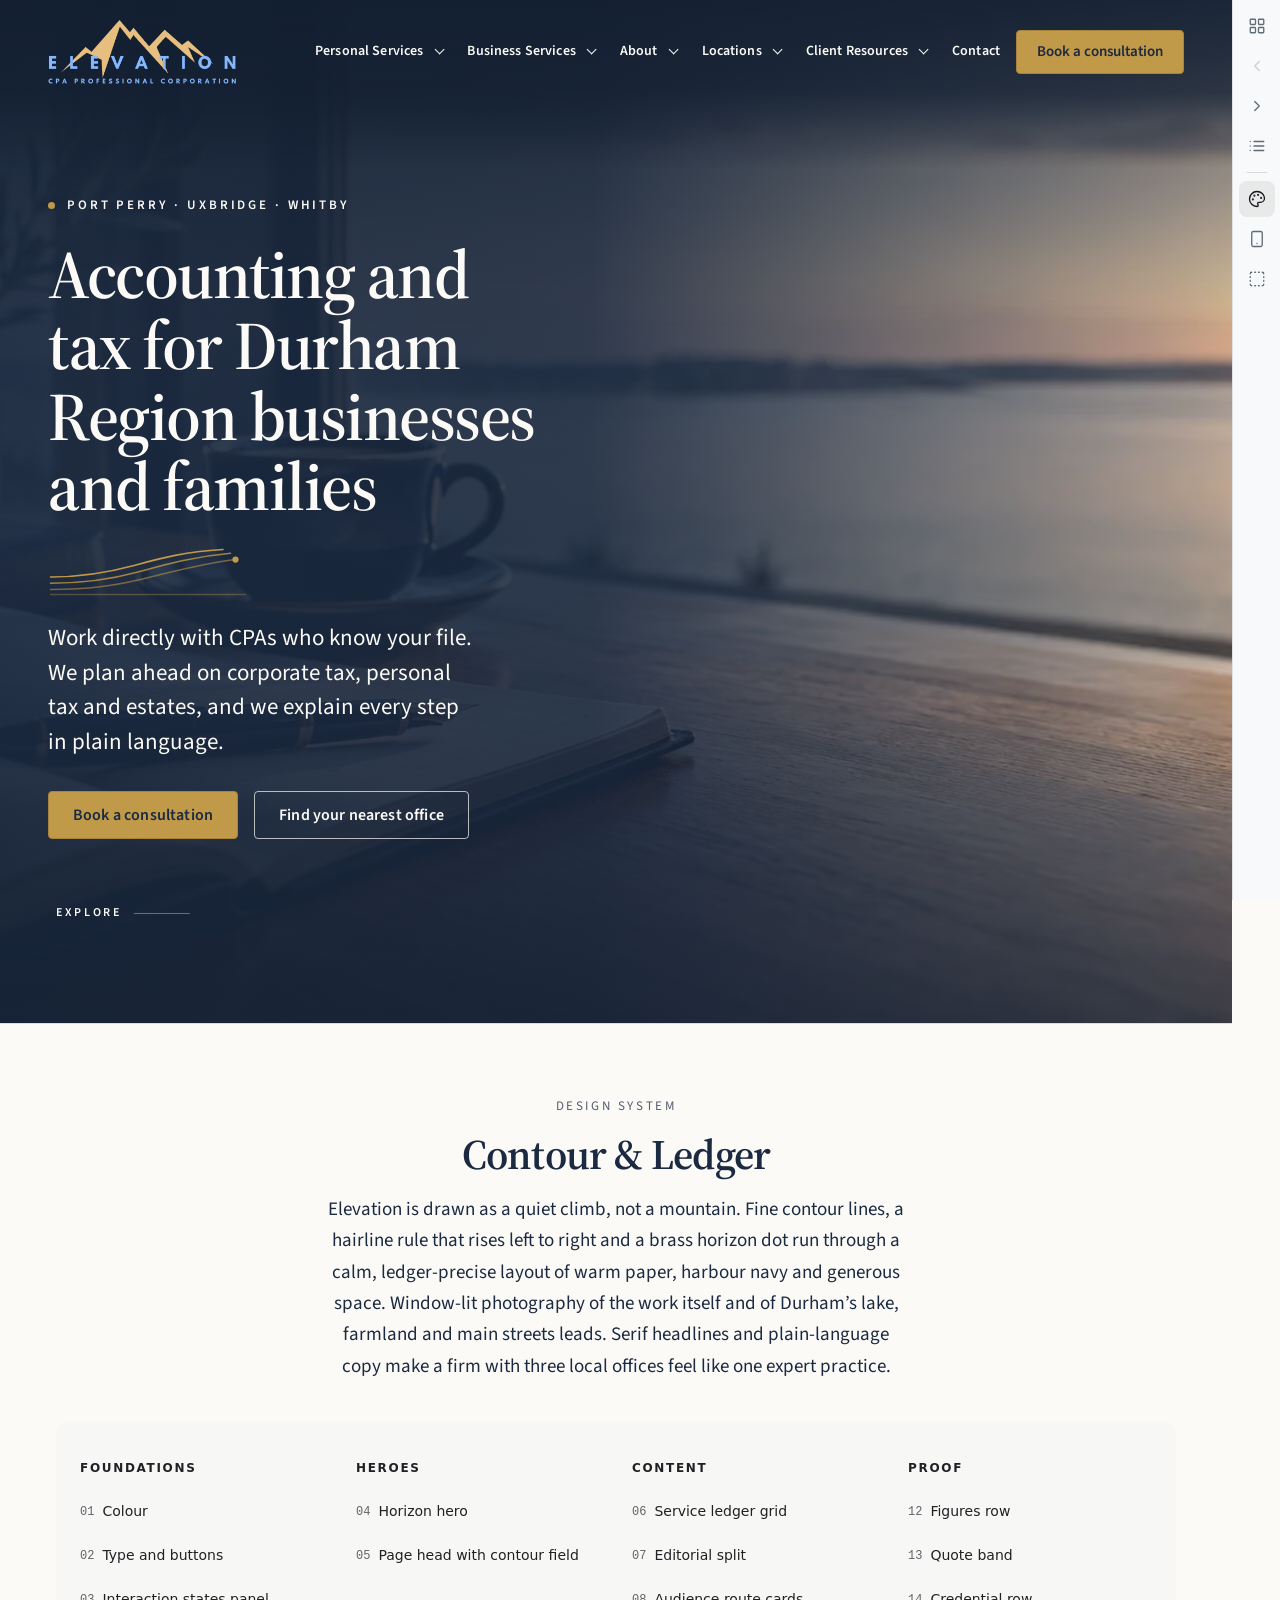
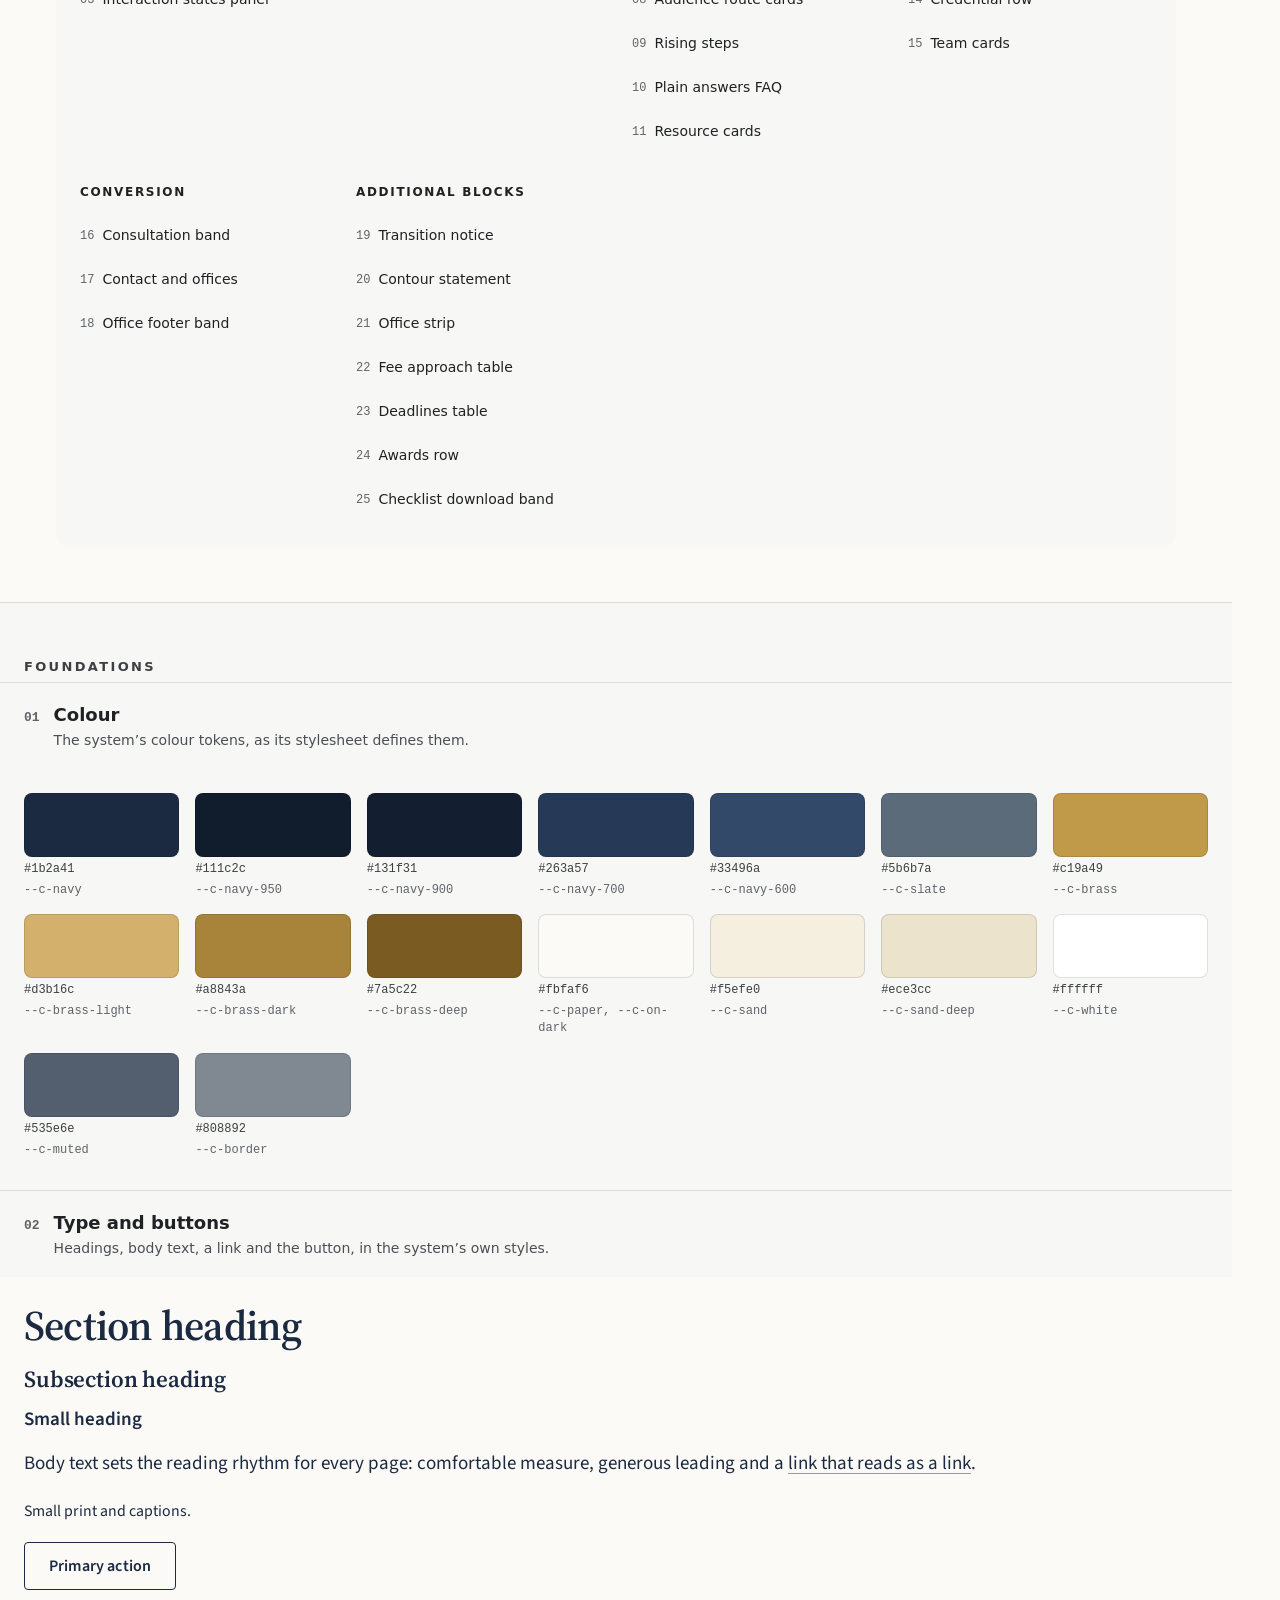
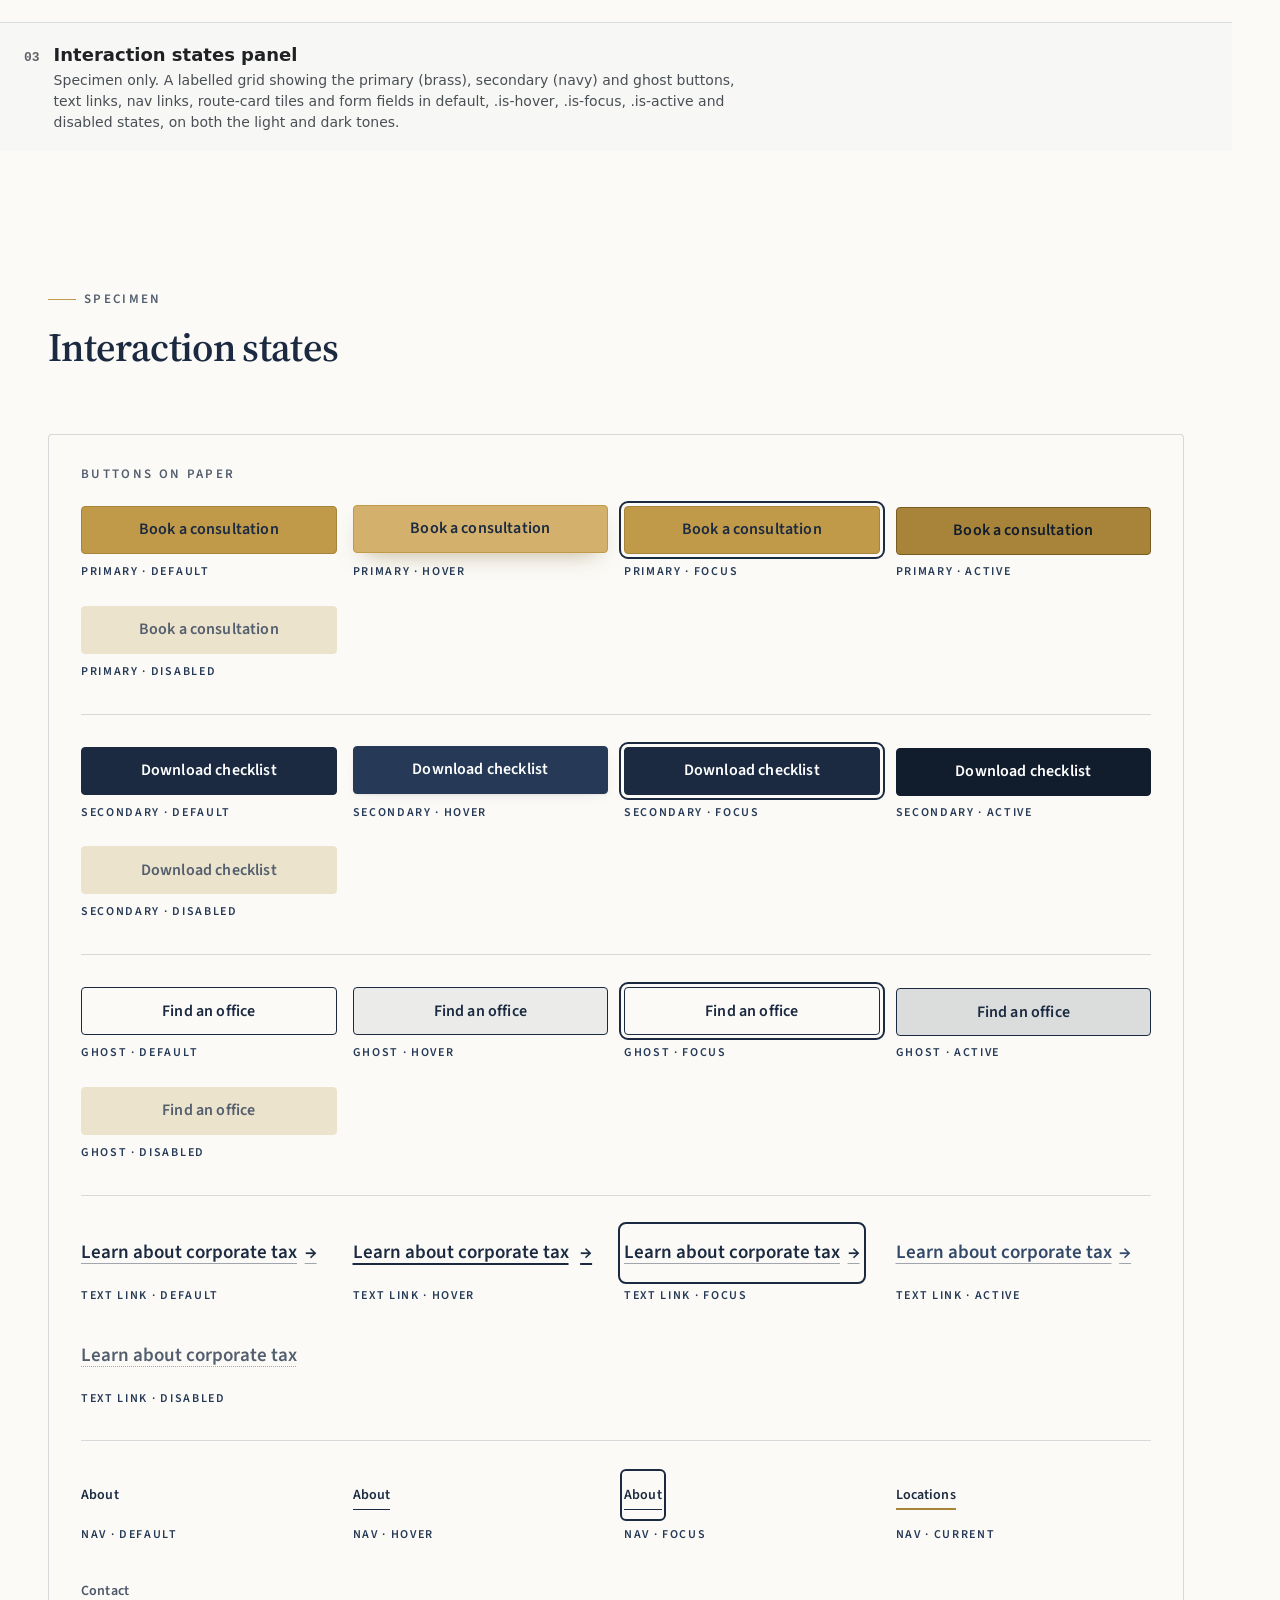
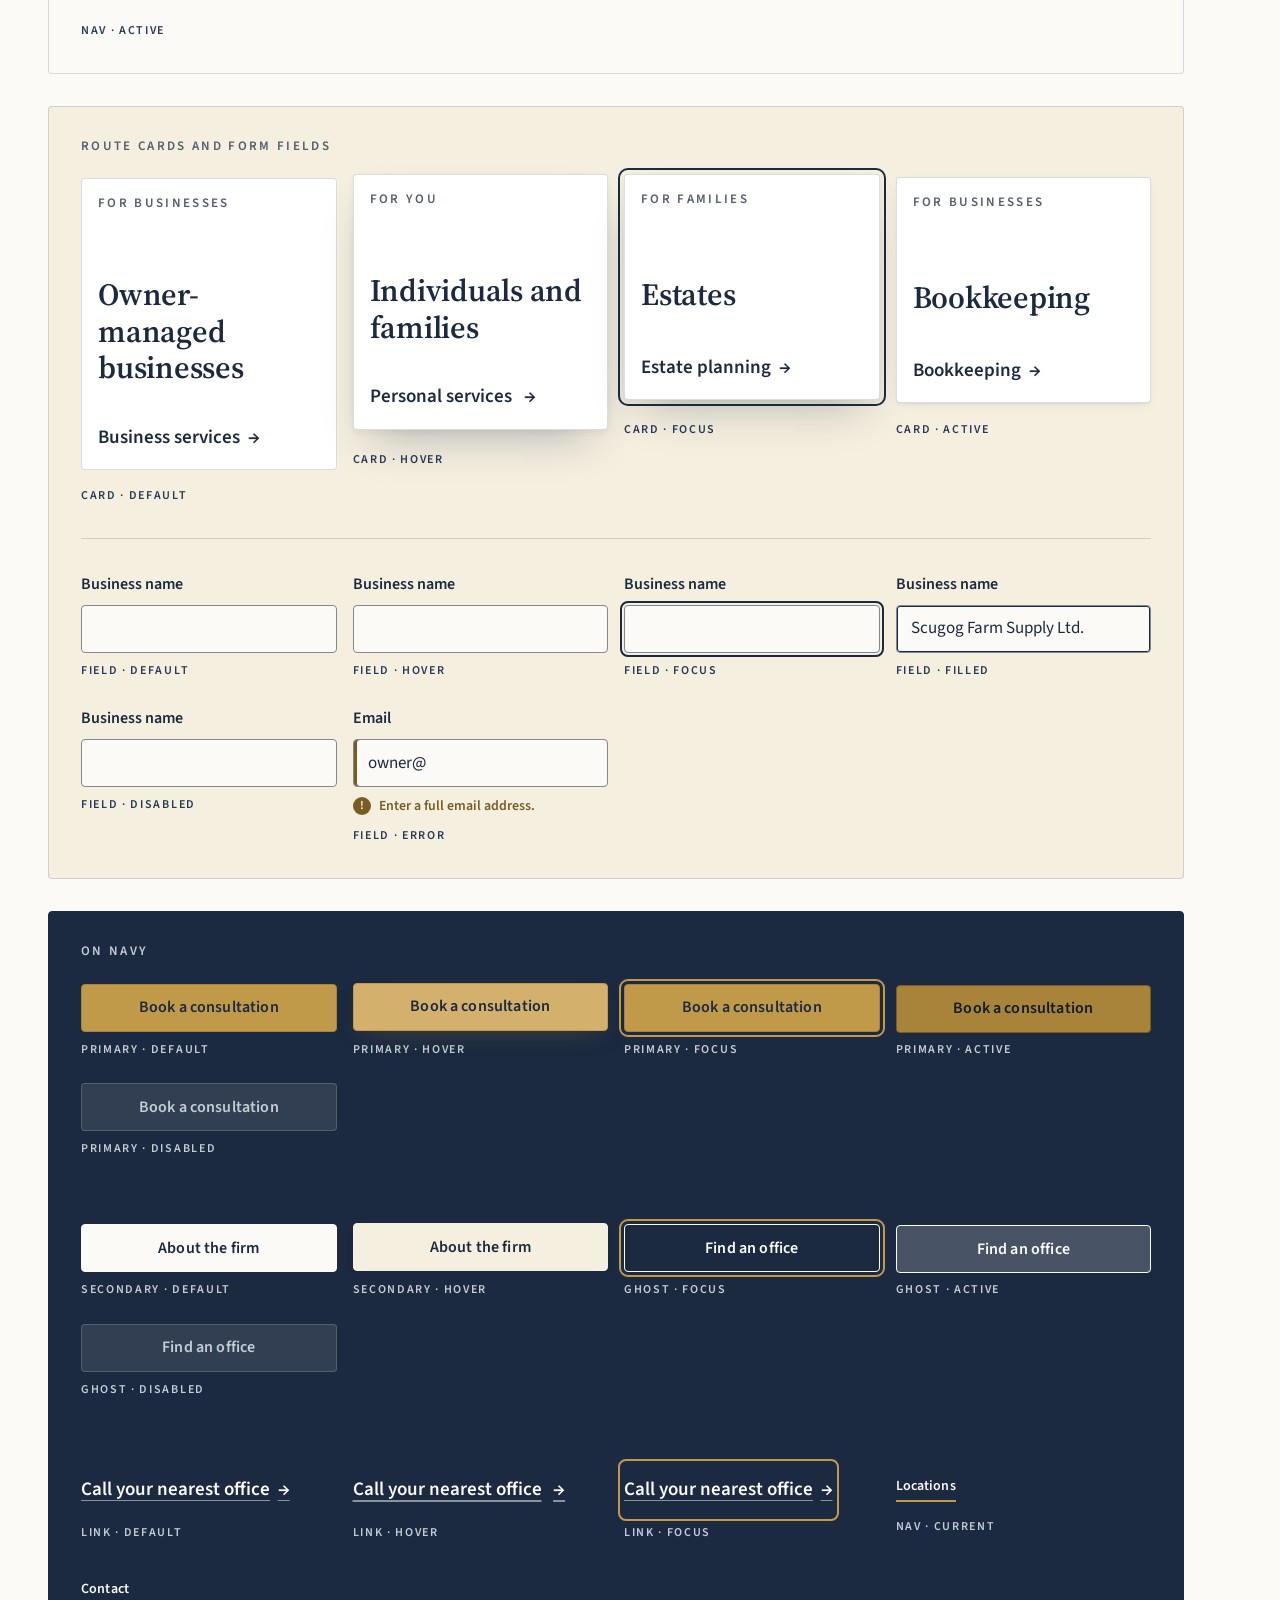
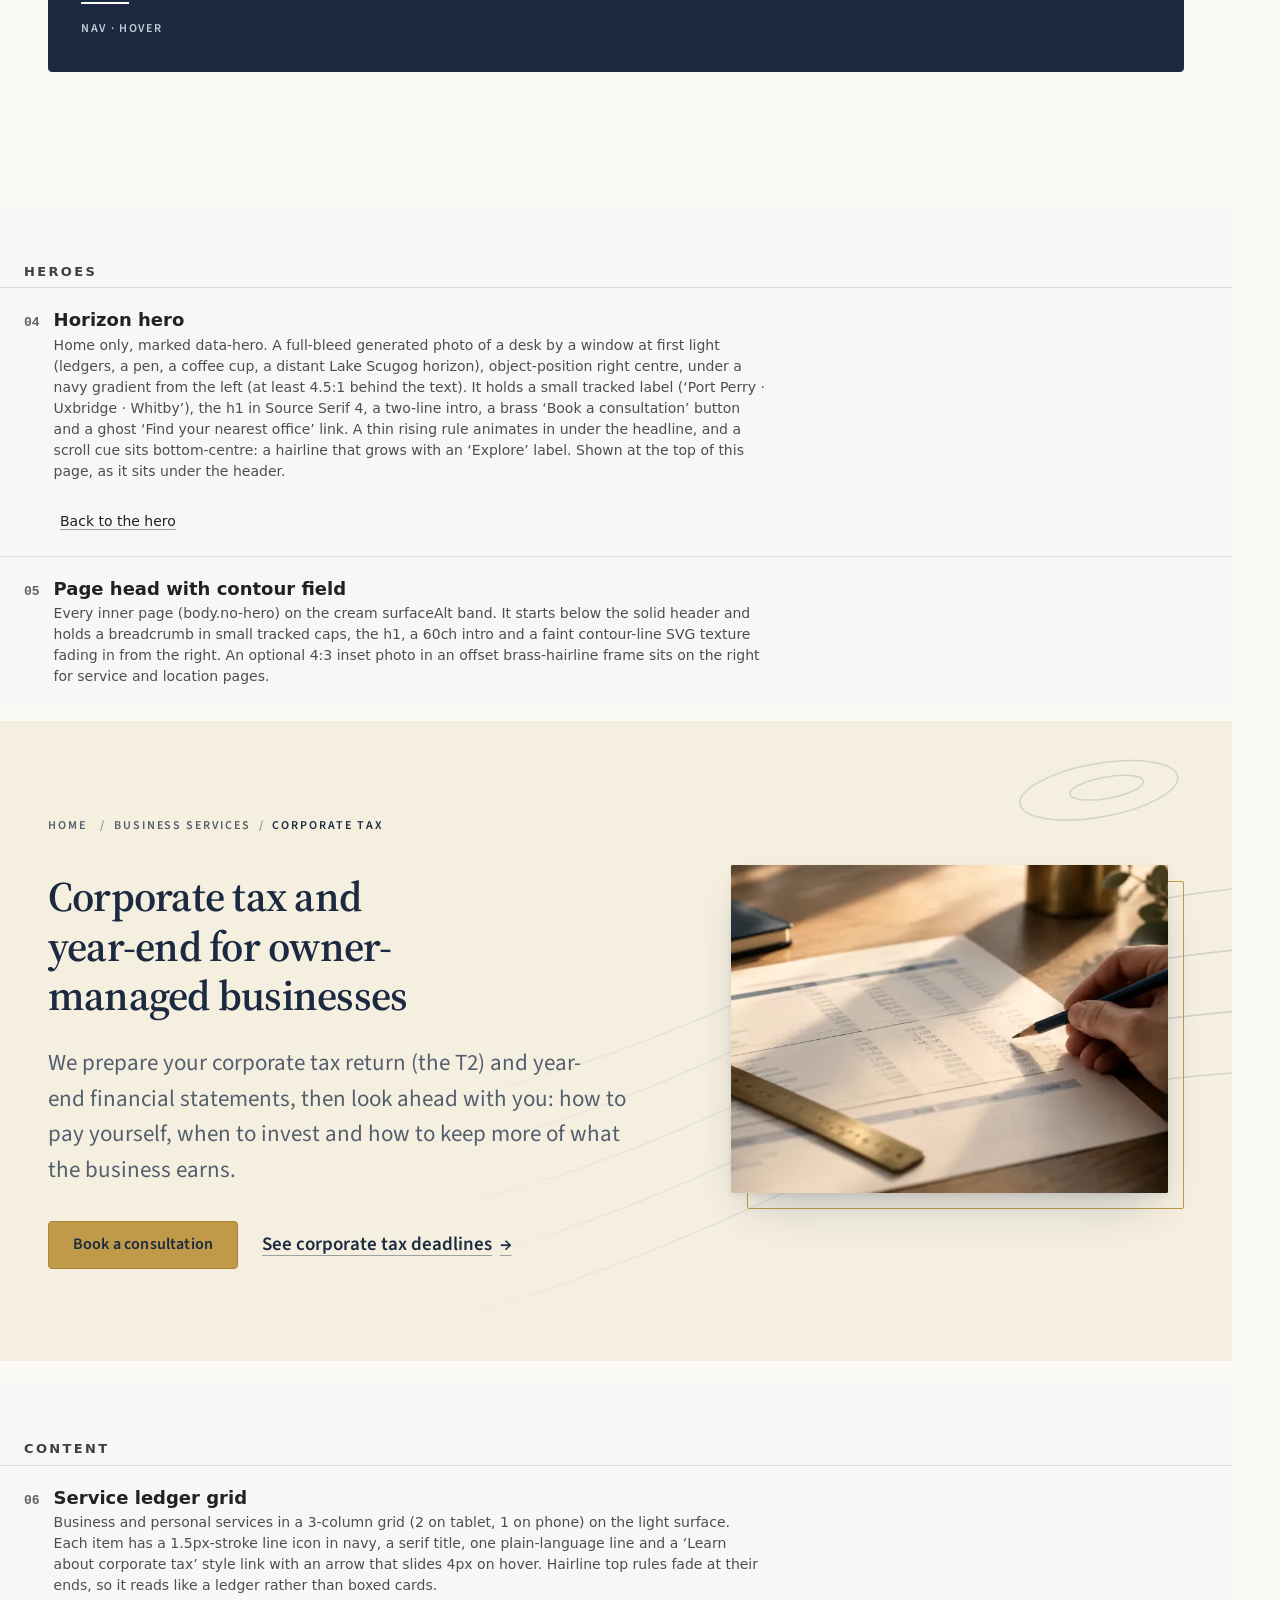
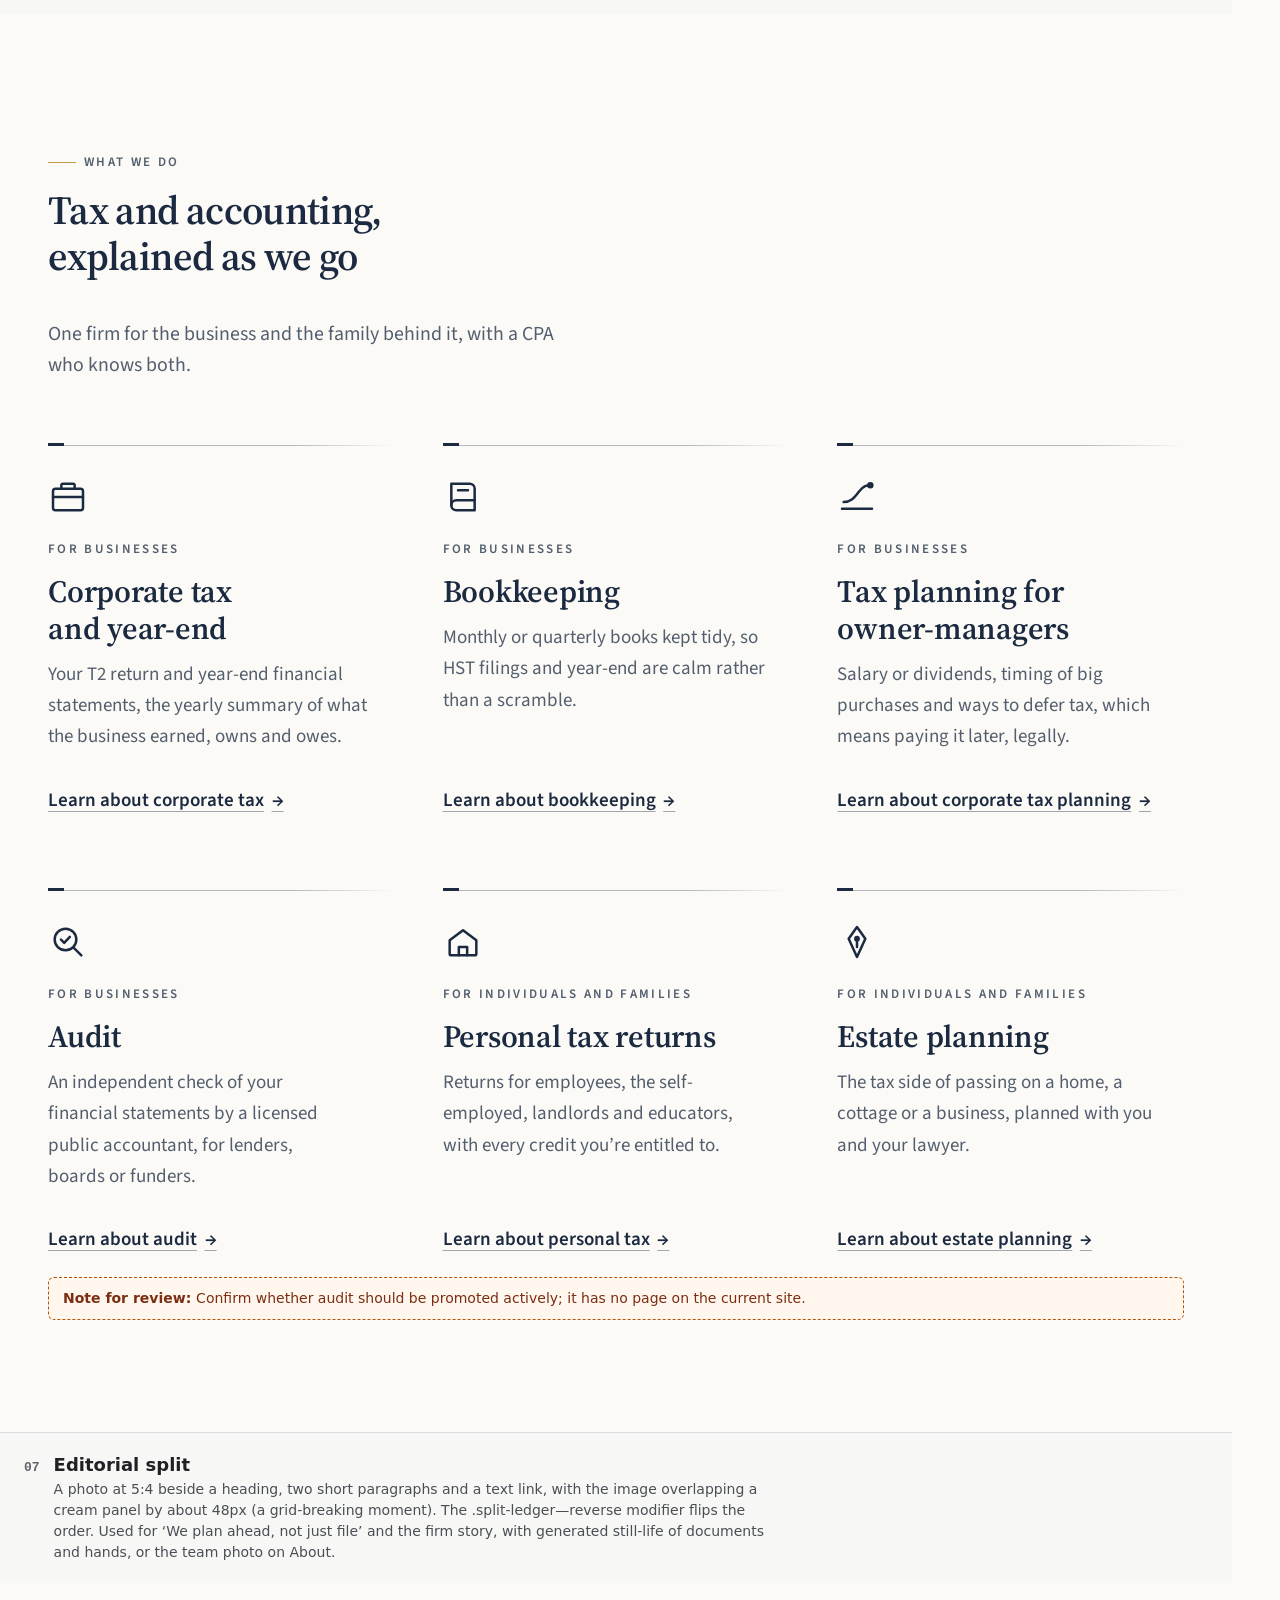
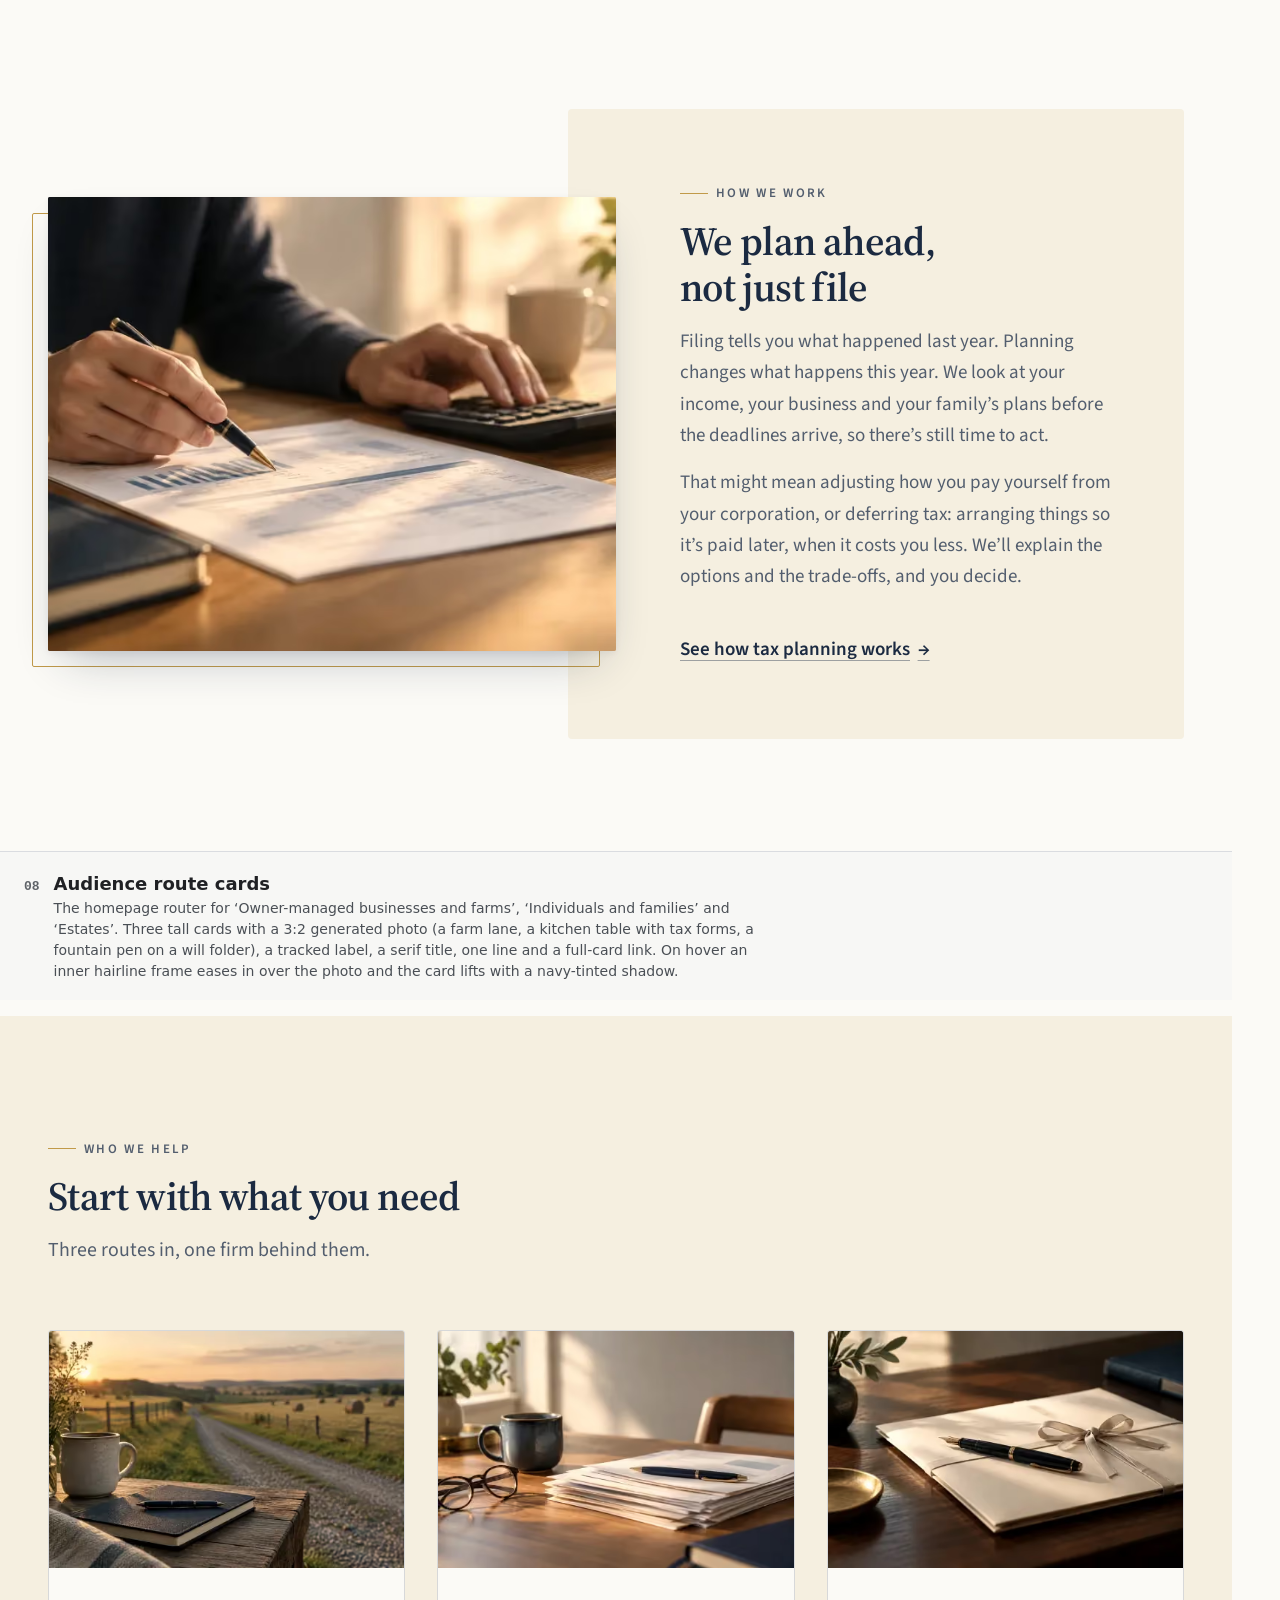
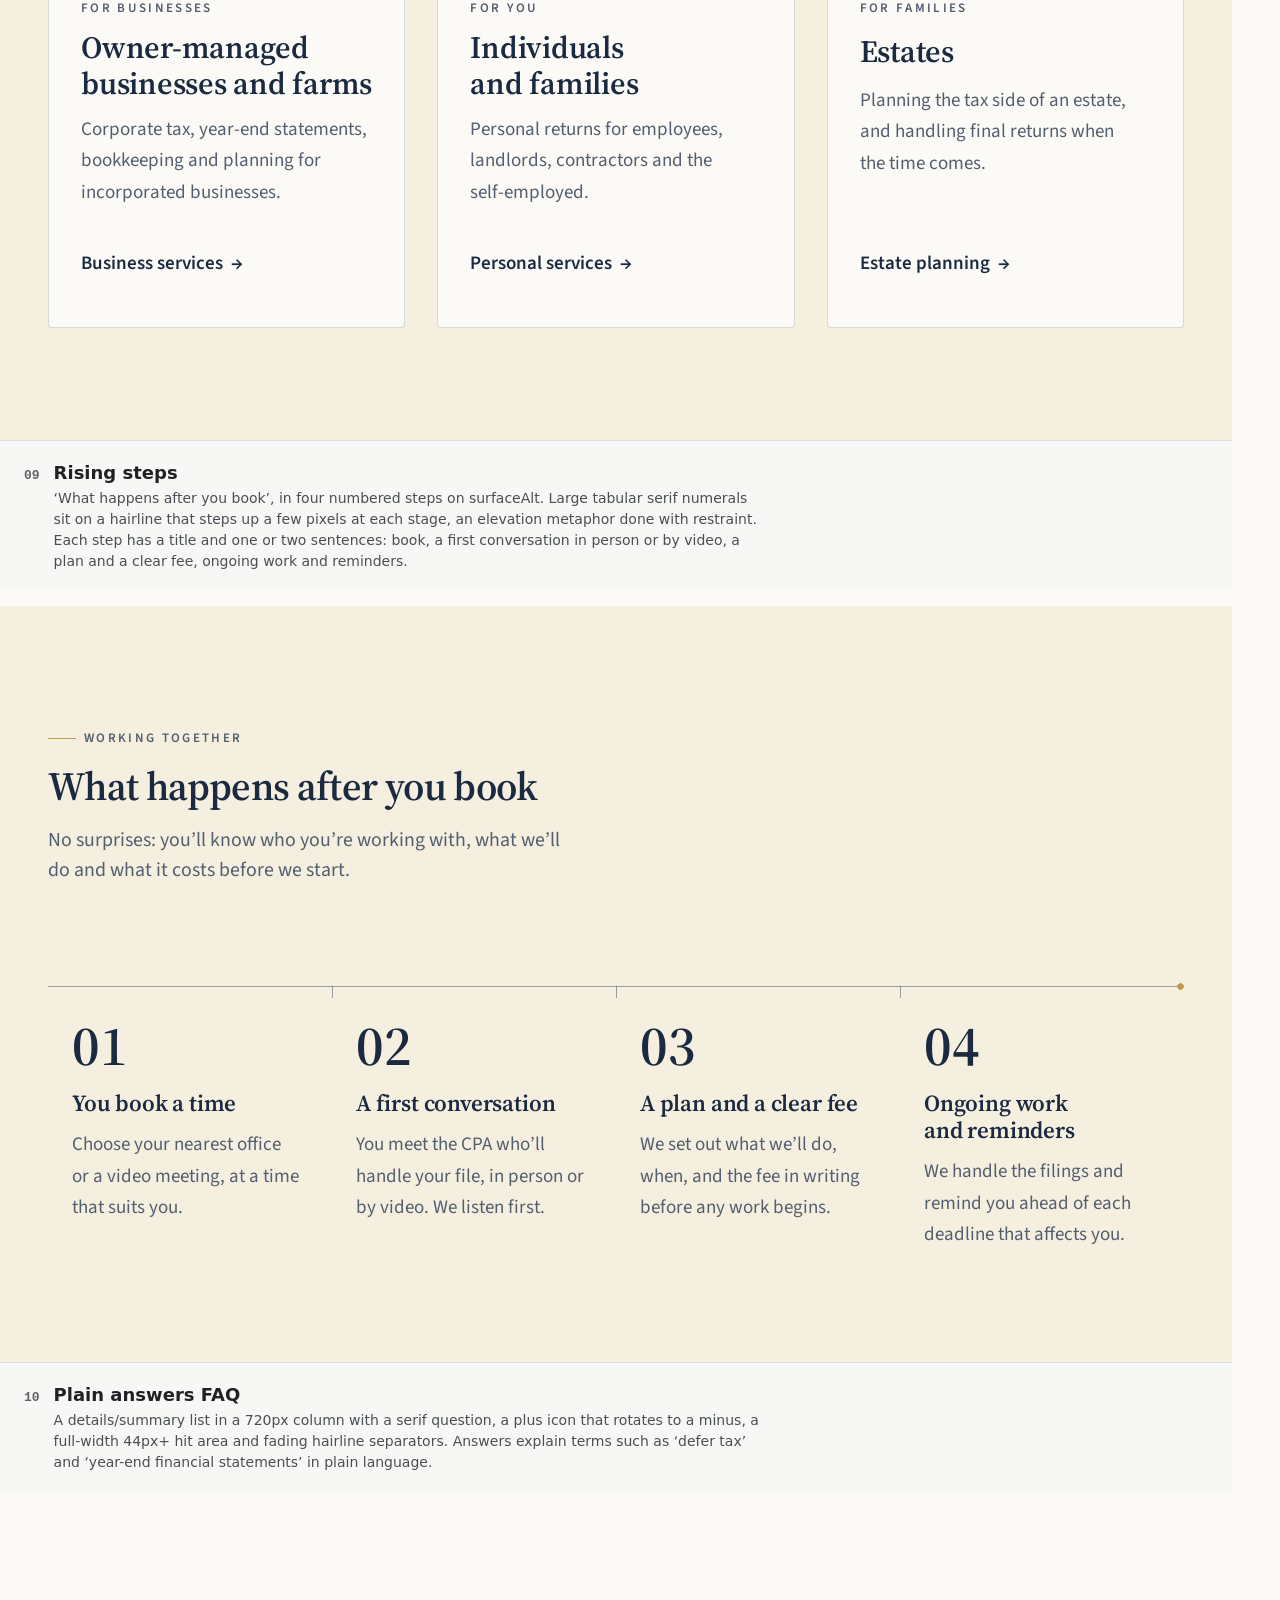
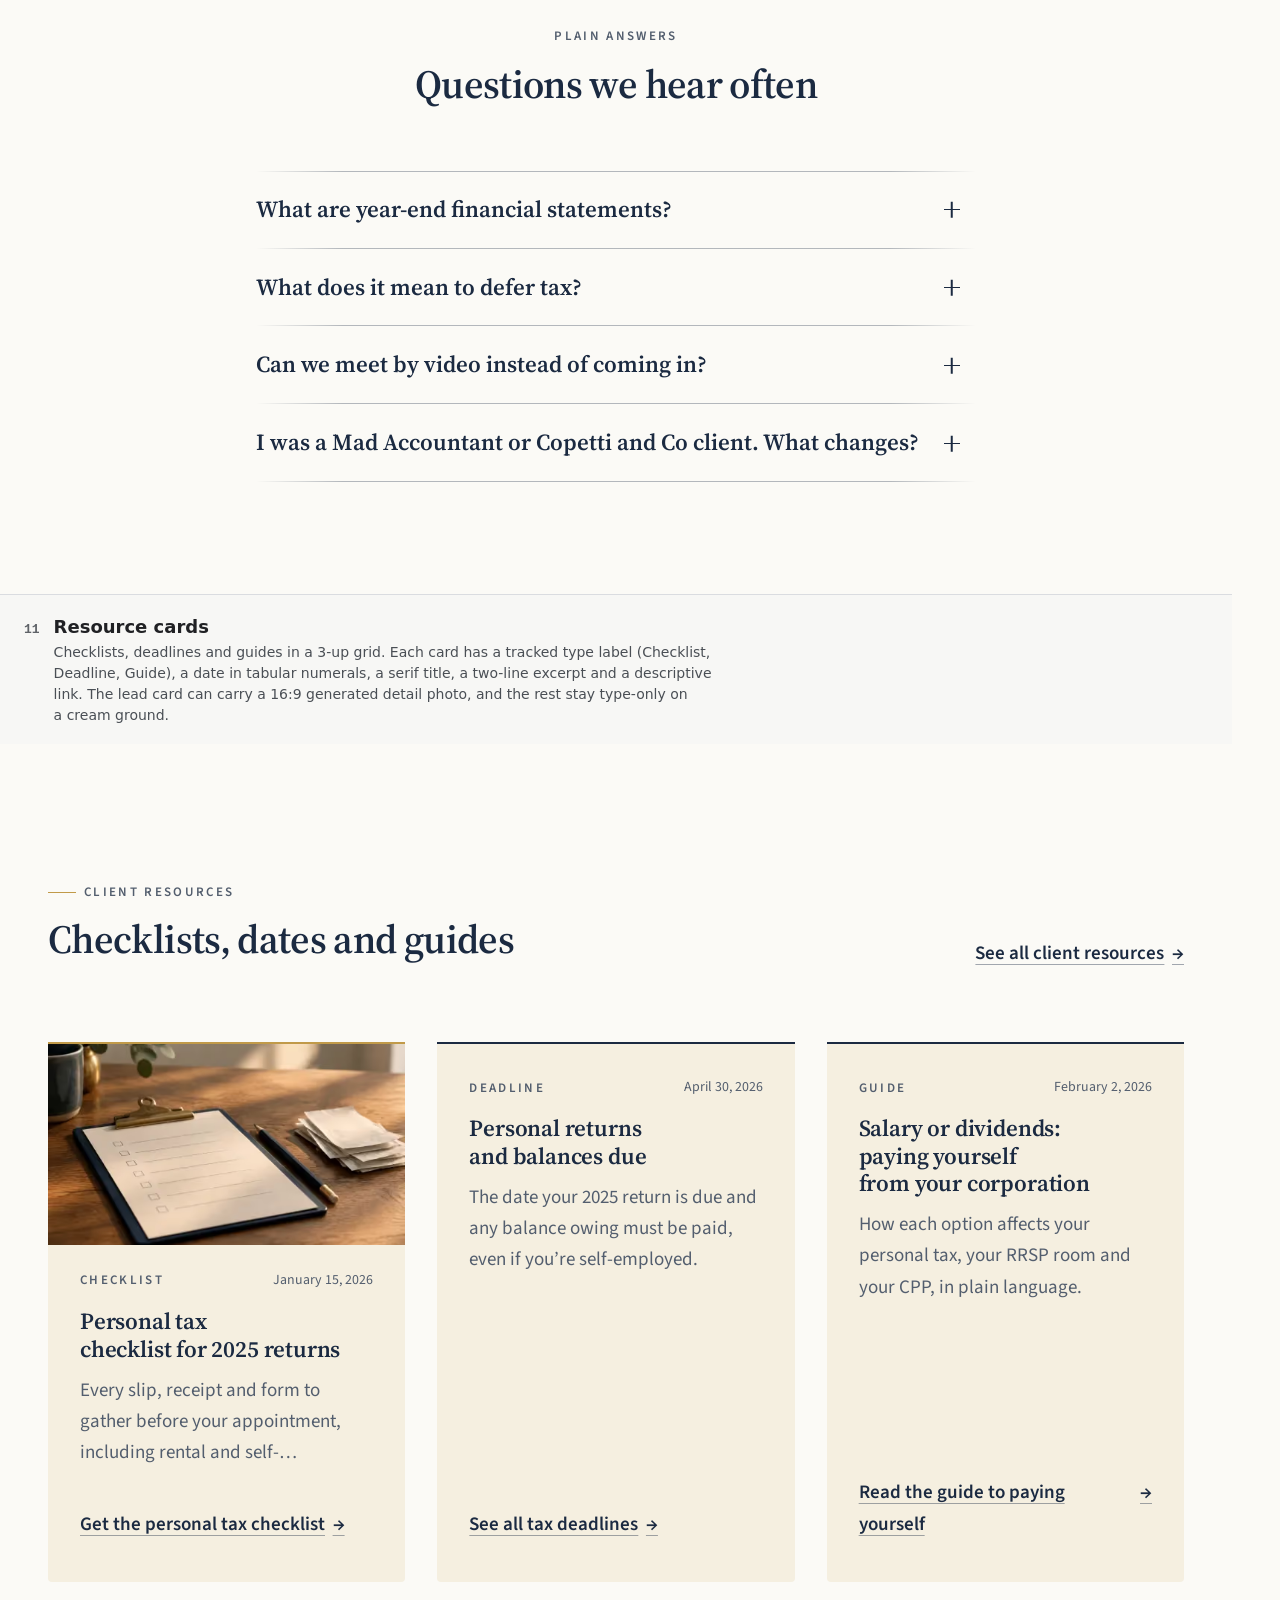
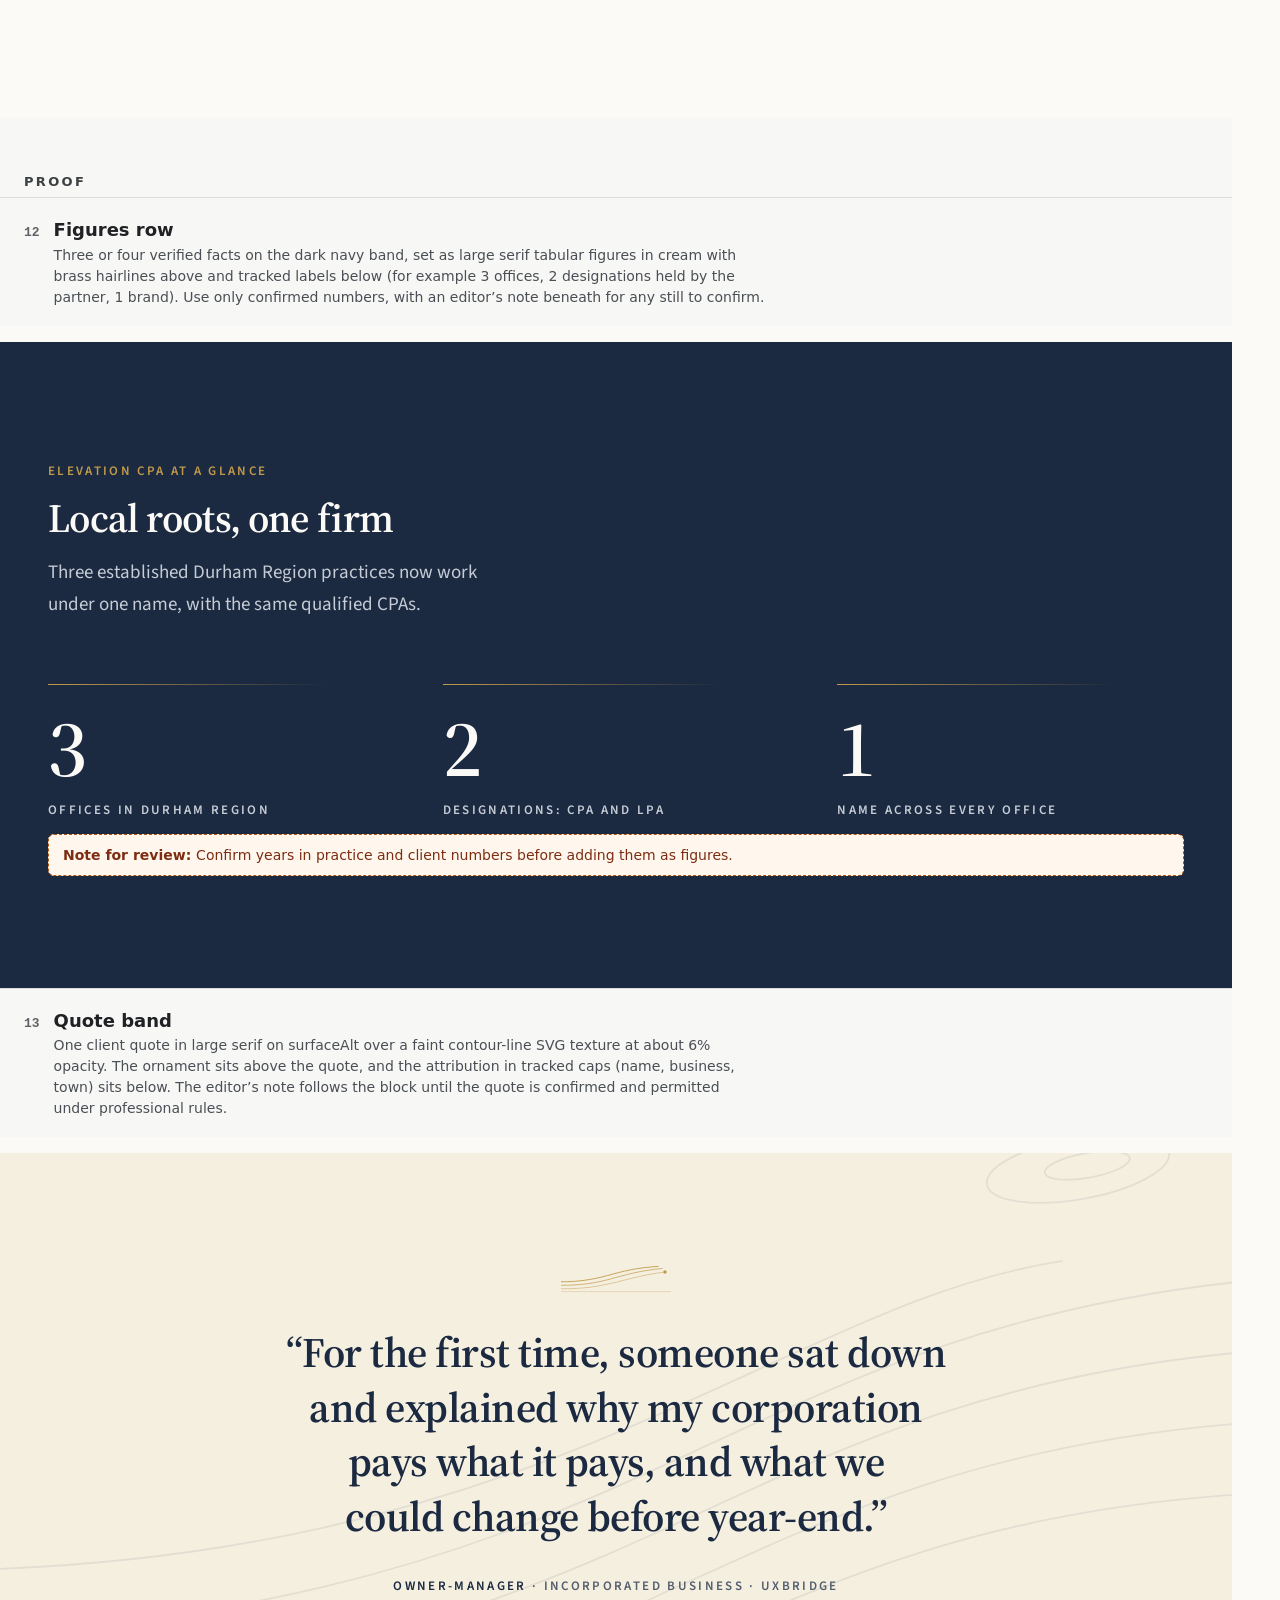
<file: v2/design-system/index.html>
<!doctype html>
<html lang="en-CA">
<head>
<meta charset="utf-8">
<meta name="viewport" content="width=device-width, initial-scale=1">
<meta name="robots" content="noindex, nofollow">
<title>Contour &amp; Ledger design system | Elevation CPA</title>
<meta name="description" content="Elevation is drawn as a quiet climb, not a mountain. Fine contour lines, a hairline rule that rises left to right and a brass horizon dot run through a cal">
<meta property="og:type" content="website">
<meta property="og:title" content="Contour &amp; Ledger design system | Elevation CPA">
<meta property="og:description" content="Elevation is drawn as a quiet climb, not a mountain. Fine contour lines, a hairline rule that rises left to right and a brass horizon dot run through a cal">
<meta property="og:image" content="../assets/og/design-system.jpg"><meta property="og:image:width" content="1200"><meta property="og:image:height" content="630"><meta name="twitter:card" content="summary_large_image">
<link rel="icon" type="image/png" sizes="32x32" href="../assets/brand/icon-32.png"><link rel="apple-touch-icon" href="../assets/brand/icon-180.png">
<link rel="preconnect" href="https://fonts.googleapis.com"><link rel="preconnect" href="https://fonts.gstatic.com" crossorigin>
<link rel="stylesheet" href="https://fonts.googleapis.com/css2?family=Source+Serif+4:wght@600;700&amp;family=Source+Sans+3:wght@400;600&amp;display=swap">

<link rel="stylesheet" href="../assets/base.css">
<link rel="stylesheet" href="../assets/system.css">

<link rel="stylesheet" href="../assets/preview.css">

</head>
<body>
<nav class="pv-bar" aria-label="Design preview">
<a class="pv-i" href="../index.html" aria-label="Elevation CPA design concept, version 2: overview" data-tip="Elevation CPA design concept, version 2"><svg viewBox="0 0 24 24" width="18" height="18" fill="none" stroke="currentColor" stroke-width="1.75" stroke-linecap="round" stroke-linejoin="round" aria-hidden="true" focusable="false"><rect width="7" height="7" x="3" y="3" rx="1"/><rect width="7" height="7" x="14" y="3" rx="1"/><rect width="7" height="7" x="14" y="14" rx="1"/><rect width="7" height="7" x="3" y="14" rx="1"/></svg></a>
<span class="pv-i pv-off" aria-hidden="true"><svg viewBox="0 0 24 24" width="18" height="18" fill="none" stroke="currentColor" stroke-width="1.75" stroke-linecap="round" stroke-linejoin="round" aria-hidden="true" focusable="false"><path d="m15 18-6-6 6-6"/></svg></span><a class="pv-i" rel="next" href="../home/index.html" aria-label="Next page: Home" data-tip="Next: Home (→)"><svg viewBox="0 0 24 24" width="18" height="18" fill="none" stroke="currentColor" stroke-width="1.75" stroke-linecap="round" stroke-linejoin="round" aria-hidden="true" focusable="false"><path d="m9 18 6-6-6-6"/></svg></a>
<button type="button" class="pv-i" id="pv-pages" aria-expanded="false" aria-controls="pv-pages-menu" aria-label="Pages (now: Design system)" data-tip="Pages · Design system"><svg viewBox="0 0 24 24" width="18" height="18" fill="none" stroke="currentColor" stroke-width="1.75" stroke-linecap="round" stroke-linejoin="round" aria-hidden="true" focusable="false"><path d="M3 12h.01"/><path d="M3 18h.01"/><path d="M3 6h.01"/><path d="M8 12h13"/><path d="M8 18h13"/><path d="M8 6h13"/></svg></button>
<div class="pv-menu" id="pv-pages-menu" hidden><p class="pv-group">Homepage</p><ul><li><a href="../home/index.html">Home</a></li></ul><p class="pv-group">Personal and Family Services</p><ul><li><a href="../personal/index.html">Personal and Family Services</a></li><li><a href="../personal/personal-tax/index.html">Personal Tax</a></li></ul><p class="pv-group">Business Services</p><ul><li><a href="../business/index.html">Business Services</a></li><li><a href="../business/corporate-tax/index.html">Corporate Tax and Financial Statements</a></li></ul><p class="pv-group">About</p><ul><li><a href="../about/index.html">About</a></li><li><a href="../about/team/index.html">Our Team</a></li></ul><p class="pv-group">Locations</p><ul><li><a href="../locations/port-perry/index.html">Port Perry Office</a></li></ul><p class="pv-group">Contact and Book a Consultation</p><ul><li><a href="../contact/index.html">Contact and Book a Consultation</a></li></ul></div>
<span class="pv-sep" aria-hidden="true"></span>
<a class="pv-i" href="../design-system/index.html" aria-label="Design system" data-tip="Design system" aria-current="page"><svg viewBox="0 0 24 24" width="18" height="18" fill="none" stroke="currentColor" stroke-width="1.75" stroke-linecap="round" stroke-linejoin="round" aria-hidden="true" focusable="false"><circle cx="13.5" cy="6.5" r=".5" fill="currentColor"/><circle cx="17.5" cy="10.5" r=".5" fill="currentColor"/><circle cx="8.5" cy="7.5" r=".5" fill="currentColor"/><circle cx="6.5" cy="12.5" r=".5" fill="currentColor"/><path d="M12 2C6.5 2 2 6.5 2 12s4.5 10 10 10c.926 0 1.648-.746 1.648-1.688 0-.437-.18-.835-.437-1.125-.29-.289-.438-.652-.438-1.125a1.64 1.64 0 0 1 1.668-1.668h1.996c3.051 0 5.555-2.503 5.555-5.554C21.965 6.012 17.461 2 12 2z"/></svg></a>
<button type="button" class="pv-i" id="pv-mobile" aria-pressed="false" aria-label="Phone width" data-tip="Phone width"><svg viewBox="0 0 24 24" width="18" height="18" fill="none" stroke="currentColor" stroke-width="1.75" stroke-linecap="round" stroke-linejoin="round" aria-hidden="true" focusable="false"><rect width="14" height="20" x="5" y="2" rx="2" ry="2"/><path d="M12 18h.01"/></svg></button>
<button type="button" class="pv-i" id="pv-structure" aria-pressed="false" aria-label="Structure only" data-tip="Structure only"><svg viewBox="0 0 24 24" width="18" height="18" fill="none" stroke="currentColor" stroke-width="1.75" stroke-linecap="round" stroke-linejoin="round" aria-hidden="true" focusable="false"><path d="M5 3a2 2 0 0 0-2 2"/><path d="M19 3a2 2 0 0 1 2 2"/><path d="M21 19a2 2 0 0 1-2 2"/><path d="M5 21a2 2 0 0 1-2-2"/><path d="M9 3h1"/><path d="M9 21h1"/><path d="M14 3h1"/><path d="M14 21h1"/><path d="M3 9v1"/><path d="M21 9v1"/><path d="M3 14v1"/><path d="M21 14v1"/></svg></button>
<span class="pv-grow" aria-hidden="true"></span>
<button type="button" class="pv-i pv-approve" id="pv-approve" aria-label="Approve this version" data-tip="Approve this version"><svg viewBox="0 0 24 24" width="18" height="18" fill="none" stroke="currentColor" stroke-width="1.75" stroke-linecap="round" stroke-linejoin="round" aria-hidden="true" focusable="false"><path d="M20 6 9 17l-5-5"/></svg></button>
</nav>
<header class="site-header site-header--over-hero" data-header><a class="skip-link" href="#main">Skip to main content</a><div class="header-bar"><div class="header-inner"><a class="brand" href="../home/index.html" aria-label="Elevation CPA home"><img class="brand-logo brand-logo--on-dark" src="../assets/brand/logo-on-dark.png" alt="" width="344" height="117"><img class="brand-logo brand-logo--on-light" src="../assets/brand/logo-on-light.png" alt="" width="344" height="117"></a><nav class="main-nav" id="main-nav" aria-label="Main"><ul class="nav-list"><li class="nav-item has-children"><a class="nav-link" href="../personal/index.html">Personal Services</a><button class="submenu-toggle" type="button" data-submenu-toggle aria-expanded="false" aria-controls="sub-personal-and-family-services"><span class="sr-only">Personal and Family Services pages</span></button><ul class="submenu" id="sub-personal-and-family-services"><li class="nav-item"><a class="nav-link" href="../personal/personal-tax/index.html">Personal Tax</a></li><li class="nav-item"><a class="nav-link" href="#" data-unbuilt="1">Estate and Trust Planning</a></li><li class="nav-item"><a class="nav-link" href="#" data-unbuilt="1">Cross-Border and US Tax</a></li></ul></li><li class="nav-item has-children"><a class="nav-link" href="../business/index.html">Business Services</a><button class="submenu-toggle" type="button" data-submenu-toggle aria-expanded="false" aria-controls="sub-business-services"><span class="sr-only">Business Services pages</span></button><ul class="submenu" id="sub-business-services"><li class="nav-item"><a class="nav-link" href="../business/corporate-tax/index.html">Corporate Tax and Financial Statements</a></li><li class="nav-item"><a class="nav-link" href="#" data-unbuilt="1">Bookkeeping, Payroll and HST</a></li><li class="nav-item"><a class="nav-link" href="#" data-unbuilt="1">Business Advisory</a></li><li class="nav-item"><a class="nav-link" href="#" data-unbuilt="1">Audit and Review Engagements</a></li><li class="nav-item"><a class="nav-link" href="#" data-unbuilt="1">CRA Disputes and Audit Support</a></li></ul></li><li class="nav-item has-children"><a class="nav-link" href="../about/index.html">About</a><button class="submenu-toggle" type="button" data-submenu-toggle aria-expanded="false" aria-controls="sub-about"><span class="sr-only">About pages</span></button><ul class="submenu" id="sub-about"><li class="nav-item"><a class="nav-link" href="../about/team/index.html">Our Team</a></li></ul></li><li class="nav-item has-children"><a class="nav-link" href="#" data-unbuilt="1">Locations</a><button class="submenu-toggle" type="button" data-submenu-toggle aria-expanded="false" aria-controls="sub-locations"><span class="sr-only">Locations pages</span></button><ul class="submenu" id="sub-locations"><li class="nav-item"><a class="nav-link" href="../locations/port-perry/index.html">Port Perry Office</a></li><li class="nav-item"><a class="nav-link" href="#" data-unbuilt="1">Uxbridge Office</a></li><li class="nav-item"><a class="nav-link" href="#" data-unbuilt="1">Whitby Office</a></li></ul></li><li class="nav-item has-children"><a class="nav-link" href="#" data-unbuilt="1">Client Resources</a><button class="submenu-toggle" type="button" data-submenu-toggle aria-expanded="false" aria-controls="sub-client-resources"><span class="sr-only">Client Resources pages</span></button><ul class="submenu" id="sub-client-resources"><li class="nav-item"><a class="nav-link" href="#" data-unbuilt="1">Frequently Asked Questions</a></li></ul></li><li class="nav-item"><a class="nav-link" href="../contact/index.html">Contact</a></li></ul></nav><a class="header-cta" href="../contact/index.html" aria-label="Book a consultation"><span class="header-cta-short">Consultation</span><span class="header-cta-full">Book a consultation</span></a><button class="menu-toggle" type="button" data-menu-toggle aria-controls="main-nav" aria-expanded="false"><span class="menu-toggle-label">Menu</span></button></div></div></header>
<main id="main">
<section class="hero-horizon" data-hero="" aria-labelledby="hero-title" id="sb-hero">
  <div class="hero-media">
    <picture><source type="image/avif" srcset="../assets/media/09230f10-c599-4e07-8651-5984f3d255f5-24784ca80b7c/480.avif 480w, ../assets/media/09230f10-c599-4e07-8651-5984f3d255f5-24784ca80b7c/800.avif 800w, ../assets/media/09230f10-c599-4e07-8651-5984f3d255f5-24784ca80b7c/1200.avif 1200w, ../assets/media/09230f10-c599-4e07-8651-5984f3d255f5-24784ca80b7c/1536.avif 1536w" sizes="100vw"><source type="image/webp" srcset="../assets/media/09230f10-c599-4e07-8651-5984f3d255f5-24784ca80b7c/480.webp 480w, ../assets/media/09230f10-c599-4e07-8651-5984f3d255f5-24784ca80b7c/800.webp 800w, ../assets/media/09230f10-c599-4e07-8651-5984f3d255f5-24784ca80b7c/1200.webp 1200w, ../assets/media/09230f10-c599-4e07-8651-5984f3d255f5-24784ca80b7c/1536.webp 1536w" sizes="100vw"><img src="../assets/media/09230f10-c599-4e07-8651-5984f3d255f5-24784ca80b7c/1200.webp" alt="An open notebook, a fountain pen and a coffee cup on a desk by a window overlooking water in early morning light" width="1536" height="1024" loading="eager" fetchpriority="high" decoding="async" data-media-id="09230f10-c599-4e07-8651-5984f3d255f5" data-max-width="1536" data-provenance="generated" style="object-position:30% 60%;background-image:url([data-uri])"></picture>
  </div>
  <div class="container container--wide">
    <div class="hero-content">
      <p class="hero-label">Port Perry · Uxbridge ·&nbsp;Whitby</p>
      <h1 class="hero-title" id="hero-title">Accounting and tax for&nbsp;Durham Region businesses and&nbsp;families</h1>
      <span class="hero-rule" aria-hidden="true"></span>
      <p class="hero-intro">Work directly with CPAs who know your file. We plan ahead on corporate tax, personal tax and estates, and we explain every step in plain&nbsp;language.</p>
      <div class="hero-actions">
        <a class="button button--primary" href="../contact/index.html">Book a consultation</a>
        <a class="button button--ghost" href="#" data-unbuilt="1">Find your nearest office</a>
      </div>
    </div>
  </div>
  <a class="hero-cue" href="#welcome">
    <span>Explore</span>
    <span class="hero-cue-line" aria-hidden="true"></span>
  </a>
</section><section class="specimen-intro" aria-label="About this design system"><div class="specimen-intro-inner"><p class="specimen-kicker">Design system</p><h2>Contour &amp; Ledger</h2><p>Elevation is drawn as a quiet climb, not a mountain. Fine contour lines, a hairline rule that rises left to right and a brass horizon dot run through a calm, ledger-precise layout of warm paper, harbour navy and generous space. Window-lit photography of the work itself and of Durham’s lake, farmland and main streets leads. Serif headlines and plain-language copy make a firm with three local offices feel like one expert&nbsp;practice.</p></div><nav class="specimen-toc" aria-label="Design system contents"><ol><li><a href="#sg-foundations">Foundations</a><ol><li><a href="#sb-colour"><span>01</span> Colour</a></li><li><a href="#sb-type"><span>02</span> Type and buttons</a></li><li><a href="#sb-15"><span>03</span> Interaction states panel</a></li></ol></li><li><a href="#sg-heroes">Heroes</a><ol><li><a href="#sb-hero"><span>04</span> Horizon hero</a></li><li><a href="#sb-2"><span>05</span> Page head with contour field</a></li></ol></li><li><a href="#sg-content">Content</a><ol><li><a href="#sb-3"><span>06</span> Service ledger grid</a></li><li><a href="#sb-4"><span>07</span> Editorial split</a></li><li><a href="#sb-5"><span>08</span> Audience route cards</a></li><li><a href="#sb-6"><span>09</span> Rising steps</a></li><li><a href="#sb-7"><span>10</span> Plain answers FAQ</a></li><li><a href="#sb-8"><span>11</span> Resource cards</a></li></ol></li><li><a href="#sg-proof">Proof</a><ol><li><a href="#sb-9"><span>12</span> Figures row</a></li><li><a href="#sb-10"><span>13</span> Quote band</a></li><li><a href="#sb-11"><span>14</span> Credential row</a></li><li><a href="#sb-12"><span>15</span> Team cards</a></li></ol></li><li><a href="#sg-conversion">Conversion</a><ol><li><a href="#sb-13"><span>16</span> Consultation band</a></li><li><a href="#sb-14"><span>17</span> Contact and offices</a></li><li><a href="#sb-22"><span>18</span> Office footer band</a></li></ol></li><li><a href="#sg-extra">Additional blocks</a><ol><li><a href="#sb-1"><span>19</span> Transition notice</a></li><li><a href="#sb-16"><span>20</span> Contour statement</a></li><li><a href="#sb-17"><span>21</span> Office strip</a></li><li><a href="#sb-18"><span>22</span> Fee approach table</a></li><li><a href="#sb-19"><span>23</span> Deadlines table</a></li><li><a href="#sb-20"><span>24</span> Awards row</a></li><li><a href="#sb-21"><span>25</span> Checklist download band</a></li></ol></li></ol></nav></section><section class="specimen-group" id="sg-foundations" aria-label="Foundations"><p class="specimen-group-title">Foundations</p><section class="specimen-item" id="sb-colour" aria-label="Colour"><div class="specimen-head"><span class="specimen-num">01</span><p class="specimen-name">Colour</p><p class="specimen-use">The system’s colour tokens, as its stylesheet defines&nbsp;them.</p></div><div class="specimen-demo"><div class="specimen-swatches"><div class="specimen-swatch"><span class="specimen-chip" style="background:#1b2a41"></span><code class="specimen-value">#1b2a41</code><code class="specimen-tokens">--c-navy</code></div><div class="specimen-swatch"><span class="specimen-chip" style="background:#111c2c"></span><code class="specimen-value">#111c2c</code><code class="specimen-tokens">--c-navy-950</code></div><div class="specimen-swatch"><span class="specimen-chip" style="background:#131f31"></span><code class="specimen-value">#131f31</code><code class="specimen-tokens">--c-navy-900</code></div><div class="specimen-swatch"><span class="specimen-chip" style="background:#263a57"></span><code class="specimen-value">#263a57</code><code class="specimen-tokens">--c-navy-700</code></div><div class="specimen-swatch"><span class="specimen-chip" style="background:#33496a"></span><code class="specimen-value">#33496a</code><code class="specimen-tokens">--c-navy-600</code></div><div class="specimen-swatch"><span class="specimen-chip" style="background:#5b6b7a"></span><code class="specimen-value">#5b6b7a</code><code class="specimen-tokens">--c-slate</code></div><div class="specimen-swatch"><span class="specimen-chip" style="background:#c19a49"></span><code class="specimen-value">#c19a49</code><code class="specimen-tokens">--c-brass</code></div><div class="specimen-swatch"><span class="specimen-chip" style="background:#d3b16c"></span><code class="specimen-value">#d3b16c</code><code class="specimen-tokens">--c-brass-light</code></div><div class="specimen-swatch"><span class="specimen-chip" style="background:#a8843a"></span><code class="specimen-value">#a8843a</code><code class="specimen-tokens">--c-brass-dark</code></div><div class="specimen-swatch"><span class="specimen-chip" style="background:#7a5c22"></span><code class="specimen-value">#7a5c22</code><code class="specimen-tokens">--c-brass-deep</code></div><div class="specimen-swatch"><span class="specimen-chip" style="background:#fbfaf6"></span><code class="specimen-value">#fbfaf6</code><code class="specimen-tokens">--c-paper, --c-on-dark</code></div><div class="specimen-swatch"><span class="specimen-chip" style="background:#f5efe0"></span><code class="specimen-value">#f5efe0</code><code class="specimen-tokens">--c-sand</code></div><div class="specimen-swatch"><span class="specimen-chip" style="background:#ece3cc"></span><code class="specimen-value">#ece3cc</code><code class="specimen-tokens">--c-sand-deep</code></div><div class="specimen-swatch"><span class="specimen-chip" style="background:#ffffff"></span><code class="specimen-value">#ffffff</code><code class="specimen-tokens">--c-white</code></div><div class="specimen-swatch"><span class="specimen-chip" style="background:#535e6e"></span><code class="specimen-value">#535e6e</code><code class="specimen-tokens">--c-muted</code></div><div class="specimen-swatch"><span class="specimen-chip" style="background:#808892"></span><code class="specimen-value">#808892</code><code class="specimen-tokens">--c-border</code></div></div></div></section><section class="specimen-item" id="sb-type" aria-label="Type and buttons"><div class="specimen-head"><span class="specimen-num">02</span><p class="specimen-name">Type and buttons</p><p class="specimen-use">Headings, body text, a link and the button, in the system’s own&nbsp;styles.</p></div><div class="specimen-demo"><div class="specimen-type"><h2>Section heading</h2><h3>Subsection heading</h3><h4>Small heading</h4><p>Body text sets the reading rhythm for every page: comfortable measure, generous leading and a <a href="#sb-type">link that reads as a link</a>.</p><p><small>Small print and captions.</small></p><p><a class="button" href="#sb-type">Primary action</a></p></div></div></section><section class="specimen-item" id="sb-15" aria-label="Interaction states panel"><div class="specimen-head"><span class="specimen-num">03</span><p class="specimen-name">Interaction states panel</p><p class="specimen-use">Specimen only. A labelled grid showing the primary (brass), secondary (navy) and ghost buttons, text links, nav links, route-card tiles and form fields in default, .is-hover, .is-focus, .is-active and disabled states, on both the light and dark&nbsp;tones.</p></div><div class="specimen-demo"><section class="section section--light" aria-labelledby="states-heading">
  <div class="container">
    <div class="section-head">
      <p class="eyebrow eyebrow--rule">Specimen</p>
      <h3 class="section-title" id="states-heading">Interaction states</h3>
    </div>
    <div class="states-panel">
      <div class="states-group">
        <h4 class="states-title">Buttons on paper</h4>
        <div class="states-grid">
          <div class="state-cell"><a class="button button--primary" href="../contact/index.html">Book a consultation</a><span class="state-caption">Primary · default</span></div>
          <div class="state-cell"><a class="button button--primary is-hover" href="../contact/index.html">Book a consultation</a><span class="state-caption">Primary · hover</span></div>
          <div class="state-cell"><a class="button button--primary is-focus" href="../contact/index.html">Book a consultation</a><span class="state-caption">Primary · focus</span></div>
          <div class="state-cell"><a class="button button--primary is-active" href="../contact/index.html">Book a consultation</a><span class="state-caption">Primary · active</span></div>
          <div class="state-cell"><button class="button button--primary" type="button" disabled="">Book a consultation</button><span class="state-caption">Primary · disabled</span></div>
        </div>
        <div class="states-grid">
          <div class="state-cell"><a class="button button--secondary" href="#" data-unbuilt="1">Download checklist</a><span class="state-caption">Secondary · default</span></div>
          <div class="state-cell"><a class="button button--secondary is-hover" href="#" data-unbuilt="1">Download checklist</a><span class="state-caption">Secondary · hover</span></div>
          <div class="state-cell"><a class="button button--secondary is-focus" href="#" data-unbuilt="1">Download checklist</a><span class="state-caption">Secondary · focus</span></div>
          <div class="state-cell"><a class="button button--secondary is-active" href="#" data-unbuilt="1">Download checklist</a><span class="state-caption">Secondary · active</span></div>
          <div class="state-cell"><button class="button button--secondary" type="button" disabled="">Download checklist</button><span class="state-caption">Secondary · disabled</span></div>
        </div>
        <div class="states-grid">
          <div class="state-cell"><a class="button button--ghost" href="#" data-unbuilt="1">Find an office</a><span class="state-caption">Ghost · default</span></div>
          <div class="state-cell"><a class="button button--ghost is-hover" href="#" data-unbuilt="1">Find an office</a><span class="state-caption">Ghost · hover</span></div>
          <div class="state-cell"><a class="button button--ghost is-focus" href="#" data-unbuilt="1">Find an office</a><span class="state-caption">Ghost · focus</span></div>
          <div class="state-cell"><a class="button button--ghost is-active" href="#" data-unbuilt="1">Find an office</a><span class="state-caption">Ghost · active</span></div>
          <div class="state-cell"><button class="button button--ghost" type="button" disabled="">Find an office</button><span class="state-caption">Ghost · disabled</span></div>
        </div>
        <div class="states-grid">
          <div class="state-cell"><a class="text-link" href="#" data-unbuilt="1">Learn about corporate tax</a><span class="state-caption">Text link · default</span></div>
          <div class="state-cell"><a class="text-link is-hover" href="#" data-unbuilt="1">Learn about corporate tax</a><span class="state-caption">Text link · hover</span></div>
          <div class="state-cell"><a class="text-link is-focus" href="#" data-unbuilt="1">Learn about corporate tax</a><span class="state-caption">Text link · focus</span></div>
          <div class="state-cell"><a class="text-link is-active" href="#" data-unbuilt="1">Learn about corporate tax</a><span class="state-caption">Text link · active</span></div>
          <div class="state-cell"><a class="text-link is-disabled" aria-disabled="true">Learn about corporate tax</a><span class="state-caption">Text link · disabled</span></div>
        </div>
        <div class="states-grid">
          <div class="state-cell"><a class="nav-link" href="../about/index.html">About</a><span class="state-caption">Nav · default</span></div>
          <div class="state-cell"><a class="nav-link is-hover" href="../about/index.html">About</a><span class="state-caption">Nav · hover</span></div>
          <div class="state-cell"><a class="nav-link is-focus" href="../about/index.html">About</a><span class="state-caption">Nav · focus</span></div>
          <div class="state-cell"><a class="nav-link is-current" href="#" data-unbuilt="1">Locations</a><span class="state-caption">Nav · current</span></div>
          <div class="state-cell"><a class="nav-link is-active" href="../contact/index.html">Contact</a><span class="state-caption">Nav · active</span></div>
        </div>
      </div>

      <div class="states-group states-group--alt">
        <h4 class="states-title">Route cards and form&nbsp;fields</h4>
        <div class="states-grid">
          <div class="state-cell">
            <article class="route-card"><div class="route-card-body"><p class="eyebrow">For businesses</p><h5 class="route-card-title"><a class="route-card-link" href="#" data-unbuilt="1">Owner-managed businesses</a></h5><span class="route-card-more" aria-hidden="true">Business services</span></div></article>
            <span class="state-caption">Card · default</span>
          </div>
          <div class="state-cell">
            <article class="route-card is-hover"><div class="route-card-body"><p class="eyebrow">For you</p><h5 class="route-card-title"><a class="route-card-link" href="#" data-unbuilt="1">Individuals and families</a></h5><span class="route-card-more" aria-hidden="true">Personal services</span></div></article>
            <span class="state-caption">Card · hover</span>
          </div>
          <div class="state-cell">
            <article class="route-card is-focus"><div class="route-card-body"><p class="eyebrow">For families</p><h5 class="route-card-title"><a class="route-card-link" href="#" data-unbuilt="1">Estates</a></h5><span class="route-card-more" aria-hidden="true">Estate planning</span></div></article>
            <span class="state-caption">Card · focus</span>
          </div>
          <div class="state-cell">
            <article class="route-card is-active"><div class="route-card-body"><p class="eyebrow">For businesses</p><h5 class="route-card-title"><a class="route-card-link" href="#" data-unbuilt="1">Bookkeeping</a></h5><span class="route-card-more" aria-hidden="true">Bookkeeping</span></div></article>
            <span class="state-caption">Card · active</span>
          </div>
        </div>
        <div class="states-grid">
          <div class="state-cell"><div class="field"><label for="s-f1">Business name</label><input id="s-f1" type="text"></div><span class="state-caption">Field · default</span></div>
          <div class="state-cell"><div class="field"><label for="s-f2">Business name</label><input id="s-f2" class="is-hover" type="text"></div><span class="state-caption">Field · hover</span></div>
          <div class="state-cell"><div class="field"><label for="s-f3">Business name</label><input id="s-f3" class="is-focus" type="text"></div><span class="state-caption">Field · focus</span></div>
          <div class="state-cell"><div class="field"><label for="s-f4">Business name</label><input id="s-f4" class="is-active" type="text" value="Scugog Farm Supply Ltd."></div><span class="state-caption">Field · filled</span></div>
          <div class="state-cell"><div class="field"><label for="s-f5">Business name</label><input id="s-f5" type="text" disabled=""></div><span class="state-caption">Field · disabled</span></div>
          <div class="state-cell"><div class="field"><label for="s-f6">Email</label><input id="s-f6" type="email" value="owner@" aria-invalid="true" aria-describedby="s-f6-error"><p class="field-error" id="s-f6-error">Enter a full email&nbsp;address.</p></div><span class="state-caption">Field · error</span></div>
        </div>
      </div>

      <div class="states-group states-group--dark">
        <h4 class="states-title">On navy</h4>
        <div class="states-grid">
          <div class="state-cell"><a class="button button--primary" href="../contact/index.html">Book a consultation</a><span class="state-caption">Primary · default</span></div>
          <div class="state-cell"><a class="button button--primary is-hover" href="../contact/index.html">Book a consultation</a><span class="state-caption">Primary · hover</span></div>
          <div class="state-cell"><a class="button button--primary is-focus" href="../contact/index.html">Book a consultation</a><span class="state-caption">Primary · focus</span></div>
          <div class="state-cell"><a class="button button--primary is-active" href="../contact/index.html">Book a consultation</a><span class="state-caption">Primary · active</span></div>
          <div class="state-cell"><button class="button button--primary" type="button" disabled="">Book a consultation</button><span class="state-caption">Primary · disabled</span></div>
        </div>
        <div class="states-grid">
          <div class="state-cell"><a class="button button--secondary" href="../about/index.html">About the firm</a><span class="state-caption">Secondary · default</span></div>
          <div class="state-cell"><a class="button button--secondary is-hover" href="../about/index.html">About the firm</a><span class="state-caption">Secondary · hover</span></div>
          <div class="state-cell"><a class="button button--ghost is-focus" href="#" data-unbuilt="1">Find an office</a><span class="state-caption">Ghost · focus</span></div>
          <div class="state-cell"><a class="button button--ghost is-active" href="#" data-unbuilt="1">Find an office</a><span class="state-caption">Ghost · active</span></div>
          <div class="state-cell"><button class="button button--ghost" type="button" disabled="">Find an office</button><span class="state-caption">Ghost · disabled</span></div>
        </div>
        <div class="states-grid">
          <div class="state-cell"><a class="text-link" href="#" data-unbuilt="1">Call your nearest office</a><span class="state-caption">Link · default</span></div>
          <div class="state-cell"><a class="text-link is-hover" href="#" data-unbuilt="1">Call your nearest office</a><span class="state-caption">Link · hover</span></div>
          <div class="state-cell"><a class="text-link is-focus" href="#" data-unbuilt="1">Call your nearest office</a><span class="state-caption">Link · focus</span></div>
          <div class="state-cell"><a class="nav-link is-current" href="#" data-unbuilt="1">Locations</a><span class="state-caption">Nav · current</span></div>
          <div class="state-cell"><a class="nav-link is-hover" href="../contact/index.html">Contact</a><span class="state-caption">Nav · hover</span></div>
        </div>
      </div>
    </div>
  </div>
</section></div></section></section>
<section class="specimen-group" id="sg-heroes" aria-label="Heroes"><p class="specimen-group-title">Heroes</p><div class="specimen-item specimen-item--pointer"><div class="specimen-head"><span class="specimen-num">04</span><p class="specimen-name">Horizon hero</p><p class="specimen-use">Home only, marked data-hero. A full-bleed generated photo of a desk by a window at first light (ledgers, a pen, a coffee cup, a distant Lake Scugog horizon), object-position right centre, under a navy gradient from the left (at least 4.5:1&nbsp;behind the text). It holds a small tracked label (‘Port Perry · Uxbridge · Whitby’), the h1&nbsp;in Source Serif 4, a two-line intro, a brass ‘Book a consultation’ button and a ghost ‘Find your nearest office’ link. A thin rising rule animates in under the headline, and a scroll cue sits bottom-centre: a hairline that grows with an ‘Explore’ label. Shown at the top of this page, as it sits under the&nbsp;header.</p></div><p class="specimen-use specimen-pointer"><a href="#sb-hero">Back to the hero</a></p></div><section class="specimen-item" id="sb-2" aria-label="Page head with contour field"><div class="specimen-head"><span class="specimen-num">05</span><p class="specimen-name">Page head with contour&nbsp;field</p><p class="specimen-use">Every inner page (body.no-hero) on the cream surfaceAlt band. It starts below the solid header and holds a breadcrumb in small tracked caps, the h1, a 60ch intro and a faint contour-line SVG texture fading in from the right. An optional 4:3&nbsp;inset photo in an offset brass-hairline frame sits on the right for service and location&nbsp;pages.</p></div><div class="specimen-demo"><section class="page-head page-head--media" aria-labelledby="page-title">
  <div class="container">
    <div class="page-head-inner">
      <div>
        <nav class="breadcrumb" aria-label="Breadcrumb">
          <ol>
            <li><a href="../home/index.html">Home</a></li>
            <li><a href="#" data-unbuilt="1">Business services</a></li>
            <li><span aria-current="page">Corporate tax</span></li>
          </ol>
        </nav>
        <h2 class="page-title" id="page-title">Corporate tax and year-end for owner-managed&nbsp;businesses</h2>
        <p class="page-intro">We prepare your corporate tax return (the T2) and year-end financial statements, then look ahead with you: how to pay yourself, when to invest and how to keep more of what the business&nbsp;earns.</p>
        <div class="button-row">
          <a class="button button--primary" href="../contact/index.html">Book a consultation</a>
          <a class="text-link" href="#" data-unbuilt="1">See corporate tax deadlines</a>
        </div>
      </div>
      <figure class="page-head-media frame-offset">
        <picture><source type="image/avif" srcset="../assets/media/5565c6b4-80bc-428e-895e-d8d683596412-19a4fea5c7b8/480.avif 480w, ../assets/media/5565c6b4-80bc-428e-895e-d8d683596412-19a4fea5c7b8/800.avif 800w, ../assets/media/5565c6b4-80bc-428e-895e-d8d683596412-19a4fea5c7b8/1200.avif 1200w, ../assets/media/5565c6b4-80bc-428e-895e-d8d683596412-19a4fea5c7b8/1536.avif 1536w" sizes="(min-width: 56.25em) 38vw, 100vw"><source type="image/webp" srcset="../assets/media/5565c6b4-80bc-428e-895e-d8d683596412-19a4fea5c7b8/480.webp 480w, ../assets/media/5565c6b4-80bc-428e-895e-d8d683596412-19a4fea5c7b8/800.webp 800w, ../assets/media/5565c6b4-80bc-428e-895e-d8d683596412-19a4fea5c7b8/1200.webp 1200w, ../assets/media/5565c6b4-80bc-428e-895e-d8d683596412-19a4fea5c7b8/1536.webp 1536w" sizes="(min-width: 56.25em) 38vw, 100vw"><img src="../assets/media/5565c6b4-80bc-428e-895e-d8d683596412-19a4fea5c7b8/1200.webp" alt="A hand with a pencil resting beside a printed balance sheet in window light" width="1536" height="1024" loading="lazy" decoding="async" data-media-id="5565c6b4-80bc-428e-895e-d8d683596412" data-max-width="1536" data-provenance="generated" style="object-position:62% 45%;background-image:url([data-uri])"></picture>
      </figure>
    </div>
  </div>
</section></div></section></section>
<section class="specimen-group" id="sg-content" aria-label="Content"><p class="specimen-group-title">Content</p><section class="specimen-item" id="sb-3" aria-label="Service ledger grid"><div class="specimen-head"><span class="specimen-num">06</span><p class="specimen-name">Service ledger grid</p><p class="specimen-use">Business and personal services in a 3-column grid (2&nbsp;on tablet, 1&nbsp;on phone) on the light surface. Each item has a 1.5px-stroke line icon in navy, a serif title, one plain-language line and a ‘Learn about corporate tax’ style link with an arrow that slides 4px on hover. Hairline top rules fade at their ends, so it reads like a ledger rather than boxed&nbsp;cards.</p></div><div class="specimen-demo"><section class="section section--light" aria-labelledby="services-title">
  <div class="container">
    <div class="section-head section-head--split">
      <div>
        <p class="eyebrow eyebrow--rule">What we do</p>
        <h3 class="section-title" id="services-title">Tax and accounting, explained as we&nbsp;go</h3>
      </div>
      <p class="section-intro">One firm for the business and the family behind it, with a CPA who knows&nbsp;both.</p>
    </div>
    <ul class="service-grid">
      <li class="service-item" data-reveal="">
        <span class="service-icon"><svg class="icon" viewBox="0 0 24 24" aria-hidden="true"><rect x="3" y="7" width="18" height="13" rx="1.5"></rect><path d="M8 7V5a1 1 0 0 1 1-1h6a1 1 0 0 1 1 1v2M3 12h18"></path></svg></span>
        <p class="eyebrow">For businesses</p>
        <h4 class="service-title">Corporate tax and year-end</h4>
        <p>Your T2&nbsp;return and year-end financial statements, the yearly summary of what the business earned, owns and&nbsp;owes.</p>
        <a class="text-link" href="#" data-unbuilt="1">Learn about corporate tax</a>
      </li>
      <li class="service-item" data-reveal="" style="--reveal-index: 1">
        <span class="service-icon"><svg class="icon" viewBox="0 0 24 24" aria-hidden="true"><path d="M5 4h11a3 3 0 0 1 3 3v13H8a3 3 0 0 1-3-3z"></path><path d="M5 17a3 3 0 0 1 3-3h11M9 8h6"></path></svg></span>
        <p class="eyebrow">For businesses</p>
        <h4 class="service-title">Bookkeeping</h4>
        <p>Monthly or quarterly books kept tidy, so HST filings and year-end are calm rather than a&nbsp;scramble.</p>
        <a class="text-link" href="#" data-unbuilt="1">Learn about bookkeeping</a>
      </li>
      <li class="service-item" data-reveal="" style="--reveal-index: 2">
        <span class="service-icon"><svg class="icon" viewBox="0 0 24 24" aria-hidden="true"><path d="M3 19h18"></path><path d="M4 15c4 0 6-2 9-6s5-4 7-4"></path><circle cx="20" cy="5" r="1.2"></circle></svg></span>
        <p class="eyebrow">For businesses</p>
        <h4 class="service-title">Tax planning for owner-managers</h4>
        <p>Salary or dividends, timing of big purchases and ways to defer tax, which means paying it later,&nbsp;legally.</p>
        <a class="text-link" href="#" data-unbuilt="1">Learn about corporate tax planning</a>
      </li>
      <li class="service-item" data-reveal="">
        <span class="service-icon"><svg class="icon" viewBox="0 0 24 24" aria-hidden="true"><circle cx="10.5" cy="10.5" r="6.5"></circle><path d="M15.5 15.5L20 20M7.8 10.6l1.9 1.9 3.4-3.6"></path></svg></span>
        <p class="eyebrow">For businesses</p>
        <h4 class="service-title">Audit</h4>
        <p>An independent check of your financial statements by a licensed public accountant, for lenders, boards or&nbsp;funders.</p>
        <a class="text-link" href="#" data-unbuilt="1">Learn about audit</a>
      </li>
      <li class="service-item" data-reveal="" style="--reveal-index: 1">
        <span class="service-icon"><svg class="icon" viewBox="0 0 24 24" aria-hidden="true"><path d="M4 11l8-6 8 6v8a1 1 0 0 1-1 1H5a1 1 0 0 1-1-1z"></path><path d="M9.5 20v-5h5v5"></path></svg></span>
        <p class="eyebrow">For individuals and families</p>
        <h4 class="service-title">Personal tax returns</h4>
        <p>Returns for employees, the self-employed, landlords and educators, with every credit you’re entitled&nbsp;to.</p>
        <a class="text-link" href="#" data-unbuilt="1">Learn about personal tax</a>
      </li>
      <li class="service-item" data-reveal="" style="--reveal-index: 2">
        <span class="service-icon"><svg class="icon" viewBox="0 0 24 24" aria-hidden="true"><path d="M12 3l5 7-5 11-5-11z"></path><path d="M12 10v5"></path><circle cx="12" cy="10" r="1"></circle></svg></span>
        <p class="eyebrow">For individuals and families</p>
        <h4 class="service-title">Estate planning</h4>
        <p>The tax side of passing on a home, a cottage or a business, planned with you and your&nbsp;lawyer.</p>
        <a class="text-link" href="#" data-unbuilt="1">Learn about estate planning</a>
      </li>
    </ul>
    <p class="editor-note">Confirm whether audit should be promoted actively; it has no page on the current&nbsp;site.</p>
  </div>
</section></div></section><section class="specimen-item" id="sb-4" aria-label="Editorial split"><div class="specimen-head"><span class="specimen-num">07</span><p class="specimen-name">Editorial split</p><p class="specimen-use">A photo at 5:4&nbsp;beside a heading, two short paragraphs and a text link, with the image overlapping a cream panel by about 48px (a grid-breaking moment). The .split-ledger—reverse modifier flips the order. Used for ‘We plan ahead, not just file’ and the firm story, with generated still-life of documents and hands, or the team photo on&nbsp;About.</p></div><div class="specimen-demo"><section class="section section--light" aria-labelledby="plan-title">
  <div class="container">
    <div class="split-ledger">
      <figure class="split-media frame-offset" data-reveal="">
        <picture><source type="image/avif" srcset="../assets/media/bfd0e05e-7d50-4987-960c-1807c92171b7-8a9cb9092367/480.avif 480w, ../assets/media/bfd0e05e-7d50-4987-960c-1807c92171b7-8a9cb9092367/800.avif 800w, ../assets/media/bfd0e05e-7d50-4987-960c-1807c92171b7-8a9cb9092367/1200.avif 1200w, ../assets/media/bfd0e05e-7d50-4987-960c-1807c92171b7-8a9cb9092367/1536.avif 1536w" sizes="(min-width: 56.25em) 50vw, 92vw"><source type="image/webp" srcset="../assets/media/bfd0e05e-7d50-4987-960c-1807c92171b7-8a9cb9092367/480.webp 480w, ../assets/media/bfd0e05e-7d50-4987-960c-1807c92171b7-8a9cb9092367/800.webp 800w, ../assets/media/bfd0e05e-7d50-4987-960c-1807c92171b7-8a9cb9092367/1200.webp 1200w, ../assets/media/bfd0e05e-7d50-4987-960c-1807c92171b7-8a9cb9092367/1536.webp 1536w" sizes="(min-width: 56.25em) 50vw, 92vw"><img src="../assets/media/bfd0e05e-7d50-4987-960c-1807c92171b7-8a9cb9092367/1200.webp" alt="A hand pointing a pen at a printed tax summary beside a calculator" width="1536" height="1024" loading="lazy" decoding="async" data-media-id="bfd0e05e-7d50-4987-960c-1807c92171b7" data-max-width="1536" data-provenance="generated" style="object-position:45% 50%;background-image:url([data-uri])"></picture>
      </figure>
      <div class="split-panel" data-reveal="" style="--reveal-index: 1">
        <p class="eyebrow eyebrow--rule">How we work</p>
        <h3 id="plan-title">We plan ahead, not just&nbsp;file</h3>
        <p>Filing tells you what happened last year. Planning changes what happens this year. We look at your income, your business and your family’s plans before the deadlines arrive, so there’s still time to&nbsp;act.</p>
        <p>That might mean adjusting how you pay yourself from your corporation, or deferring tax: arranging things so it’s paid later, when it costs you less. We’ll explain the options and the trade-offs, and you&nbsp;decide.</p>
        <a class="text-link" href="#" data-unbuilt="1">See how tax planning works</a>
      </div>
    </div>
  </div>
</section></div></section><section class="specimen-item" id="sb-5" aria-label="Audience route cards"><div class="specimen-head"><span class="specimen-num">08</span><p class="specimen-name">Audience route cards</p><p class="specimen-use">The homepage router for ‘Owner-managed businesses and farms’, ‘Individuals and families’ and ‘Estates’. Three tall cards with a 3:2&nbsp;generated photo (a farm lane, a kitchen table with tax forms, a fountain pen on a will folder), a tracked label, a serif title, one line and a full-card link. On hover an inner hairline frame eases in over the photo and the card lifts with a navy-tinted&nbsp;shadow.</p></div><div class="specimen-demo"><section class="section section--alt" aria-labelledby="routes-title">
  <div class="container">
    <div class="section-head">
      <p class="eyebrow eyebrow--rule">Who we help</p>
      <h3 class="section-title" id="routes-title">Start with what you&nbsp;need</h3>
      <p class="section-intro">Three routes in, one firm behind&nbsp;them.</p>
    </div>
    <ul class="route-cards">
      <li data-reveal="">
        <article class="route-card">
          <div class="route-card-media">
            <picture><source type="image/avif" srcset="../assets/media/1fd359b5-8648-4889-b89d-1d29f4aacace-2b020f49d89a/480.avif 480w, ../assets/media/1fd359b5-8648-4889-b89d-1d29f4aacace-2b020f49d89a/800.avif 800w, ../assets/media/1fd359b5-8648-4889-b89d-1d29f4aacace-2b020f49d89a/1200.avif 1200w, ../assets/media/1fd359b5-8648-4889-b89d-1d29f4aacace-2b020f49d89a/1536.avif 1536w" sizes="(min-width: 64em) 33vw, (min-width: 40em) 50vw, 100vw"><source type="image/webp" srcset="../assets/media/1fd359b5-8648-4889-b89d-1d29f4aacace-2b020f49d89a/480.webp 480w, ../assets/media/1fd359b5-8648-4889-b89d-1d29f4aacace-2b020f49d89a/800.webp 800w, ../assets/media/1fd359b5-8648-4889-b89d-1d29f4aacace-2b020f49d89a/1200.webp 1200w, ../assets/media/1fd359b5-8648-4889-b89d-1d29f4aacace-2b020f49d89a/1536.webp 1536w" sizes="(min-width: 64em) 33vw, (min-width: 40em) 50vw, 100vw"><img src="../assets/media/1fd359b5-8648-4889-b89d-1d29f4aacace-2b020f49d89a/1200.webp" alt="A gravel lane between fields with hay bales in evening light" width="1536" height="1024" loading="lazy" decoding="async" data-media-id="1fd359b5-8648-4889-b89d-1d29f4aacace" data-max-width="1536" data-provenance="generated" style="object-position:35% 70%;background-image:url([data-uri])"></picture>
          </div>
          <div class="route-card-body">
            <p class="eyebrow">For businesses</p>
            <h4 class="route-card-title"><a class="route-card-link" href="#" data-unbuilt="1">Owner-managed businesses and farms</a></h4>
            <p>Corporate tax, year-end statements, bookkeeping and planning for incorporated&nbsp;businesses.</p>
            <span class="route-card-more" aria-hidden="true">Business services</span>
          </div>
        </article>
      </li>
      <li data-reveal="" style="--reveal-index: 1">
        <article class="route-card">
          <div class="route-card-media">
            <picture><source type="image/avif" srcset="../assets/media/b204bb0b-ed0e-4fe9-b61d-82016b45c161-1328f98bcde1/480.avif 480w, ../assets/media/b204bb0b-ed0e-4fe9-b61d-82016b45c161-1328f98bcde1/800.avif 800w, ../assets/media/b204bb0b-ed0e-4fe9-b61d-82016b45c161-1328f98bcde1/1200.avif 1200w, ../assets/media/b204bb0b-ed0e-4fe9-b61d-82016b45c161-1328f98bcde1/1536.avif 1536w" sizes="(min-width: 64em) 33vw, (min-width: 40em) 50vw, 100vw"><source type="image/webp" srcset="../assets/media/b204bb0b-ed0e-4fe9-b61d-82016b45c161-1328f98bcde1/480.webp 480w, ../assets/media/b204bb0b-ed0e-4fe9-b61d-82016b45c161-1328f98bcde1/800.webp 800w, ../assets/media/b204bb0b-ed0e-4fe9-b61d-82016b45c161-1328f98bcde1/1200.webp 1200w, ../assets/media/b204bb0b-ed0e-4fe9-b61d-82016b45c161-1328f98bcde1/1536.webp 1536w" sizes="(min-width: 64em) 33vw, (min-width: 40em) 50vw, 100vw"><img src="../assets/media/b204bb0b-ed0e-4fe9-b61d-82016b45c161-1328f98bcde1/1200.webp" alt="Tax slips, reading glasses and a mug on a kitchen table" width="1536" height="1024" loading="lazy" decoding="async" data-media-id="b204bb0b-ed0e-4fe9-b61d-82016b45c161" data-max-width="1536" data-provenance="generated" style="object-position:60% 65%;background-image:url([data-uri])"></picture>
          </div>
          <div class="route-card-body">
            <p class="eyebrow">For you</p>
            <h4 class="route-card-title"><a class="route-card-link" href="#" data-unbuilt="1">Individuals and families</a></h4>
            <p>Personal returns for employees, landlords, contractors and the self-employed.</p>
            <span class="route-card-more" aria-hidden="true">Personal services</span>
          </div>
        </article>
      </li>
      <li data-reveal="" style="--reveal-index: 2">
        <article class="route-card">
          <div class="route-card-media">
            <picture><source type="image/avif" srcset="../assets/media/13063005-6ef7-4948-a06c-6f1b036adc57-91e8cff138f2/480.avif 480w, ../assets/media/13063005-6ef7-4948-a06c-6f1b036adc57-91e8cff138f2/800.avif 800w, ../assets/media/13063005-6ef7-4948-a06c-6f1b036adc57-91e8cff138f2/1200.avif 1200w, ../assets/media/13063005-6ef7-4948-a06c-6f1b036adc57-91e8cff138f2/1536.avif 1536w" sizes="(min-width: 64em) 33vw, (min-width: 40em) 50vw, 100vw"><source type="image/webp" srcset="../assets/media/13063005-6ef7-4948-a06c-6f1b036adc57-91e8cff138f2/480.webp 480w, ../assets/media/13063005-6ef7-4948-a06c-6f1b036adc57-91e8cff138f2/800.webp 800w, ../assets/media/13063005-6ef7-4948-a06c-6f1b036adc57-91e8cff138f2/1200.webp 1200w, ../assets/media/13063005-6ef7-4948-a06c-6f1b036adc57-91e8cff138f2/1536.webp 1536w" sizes="(min-width: 64em) 33vw, (min-width: 40em) 50vw, 100vw"><img src="../assets/media/13063005-6ef7-4948-a06c-6f1b036adc57-91e8cff138f2/1200.webp" alt="A fountain pen across a closed document folder on a wooden desk" width="1536" height="1024" loading="lazy" decoding="async" data-media-id="13063005-6ef7-4948-a06c-6f1b036adc57" data-max-width="1536" data-provenance="generated" style="object-position:52% 55%;background-image:url([data-uri])"></picture>
          </div>
          <div class="route-card-body">
            <p class="eyebrow">For families</p>
            <h4 class="route-card-title"><a class="route-card-link" href="#" data-unbuilt="1">Estates</a></h4>
            <p>Planning the tax side of an estate, and handling final returns when the time&nbsp;comes.</p>
            <span class="route-card-more" aria-hidden="true">Estate planning</span>
          </div>
        </article>
      </li>
    </ul>
  </div>
</section></div></section><section class="specimen-item" id="sb-6" aria-label="Rising steps"><div class="specimen-head"><span class="specimen-num">09</span><p class="specimen-name">Rising steps</p><p class="specimen-use">‘What happens after you book’, in four numbered steps on surfaceAlt. Large tabular serif numerals sit on a hairline that steps up a few pixels at each stage, an elevation metaphor done with restraint. Each step has a title and one or two sentences: book, a first conversation in person or by video, a plan and a clear fee, ongoing work and&nbsp;reminders.</p></div><div class="specimen-demo"><section class="section section--alt" aria-labelledby="steps-title">
  <div class="container">
    <div class="section-head">
      <p class="eyebrow eyebrow--rule">Working together</p>
      <h3 class="section-title" id="steps-title">What happens after you&nbsp;book</h3>
      <p class="section-intro">No surprises: you’ll know who you’re working with, what we’ll do and what it costs before we&nbsp;start.</p>
    </div>
    <ol class="steps-rise">
      <li class="step" data-reveal="">
        <span class="step-num" aria-hidden="true">01</span>
        <h4 class="step-title">You book a time</h4>
        <p>Choose your nearest office or a video meeting, at a time that suits&nbsp;you.</p>
      </li>
      <li class="step" data-reveal="" style="--reveal-index: 1">
        <span class="step-num" aria-hidden="true">02</span>
        <h4 class="step-title">A first conversation</h4>
        <p>You meet the CPA who’ll handle your file, in person or by video. We listen&nbsp;first.</p>
      </li>
      <li class="step" data-reveal="" style="--reveal-index: 2">
        <span class="step-num" aria-hidden="true">03</span>
        <h4 class="step-title">A plan and a clear&nbsp;fee</h4>
        <p>We set out what we’ll do, when, and the fee in writing before any work&nbsp;begins.</p>
      </li>
      <li class="step" data-reveal="" style="--reveal-index: 3">
        <span class="step-num" aria-hidden="true">04</span>
        <h4 class="step-title">Ongoing work and reminders</h4>
        <p>We handle the filings and remind you ahead of each deadline that affects&nbsp;you.</p>
      </li>
    </ol>
  </div>
</section></div></section><section class="specimen-item" id="sb-7" aria-label="Plain answers FAQ"><div class="specimen-head"><span class="specimen-num">10</span><p class="specimen-name">Plain answers FAQ</p><p class="specimen-use">A details/summary list in a 720px column with a serif question, a plus icon that rotates to a minus, a full-width 44px+ hit area and fading hairline separators. Answers explain terms such as ‘defer tax’ and ‘year-end financial statements’ in plain&nbsp;language.</p></div><div class="specimen-demo"><section class="section section--light" aria-labelledby="faq-title">
  <div class="container">
    <div class="section-head section-head--center">
      <p class="eyebrow">Plain answers</p>
      <h3 class="section-title" id="faq-title">Questions we hear often</h3>
    </div>
    <div class="faq-list">
      <details class="faq-item">
        <summary class="faq-q"><h4>What are <span class="nowrap">year-end</span> financial&nbsp;statements?</h4></summary>
        <div class="faq-a">
          <p>They’re the yearly summary of your business: what it earned and spent (the income statement) and what it owns and owes (the balance sheet). Your corporation needs them to file its tax return, and banks often ask for them&nbsp;too.</p>
        </div>
      </details>
      <details class="faq-item">
        <summary class="faq-q"><h4>What does it mean to defer&nbsp;tax?</h4></summary>
        <div class="faq-a">
          <p>Deferring tax means arranging things legally so tax is paid later rather than now, for example by leaving profit in your corporation until you need it. <strong>It isn’t avoiding tax</strong>, but paying later often means paying at a lower rate, and the money works for you in the&nbsp;meantime.</p>
        </div>
      </details>
      <details class="faq-item">
        <summary class="faq-q"><h4>Can we meet by video instead of coming&nbsp;in?</h4></summary>
        <div class="faq-a">
          <p>Yes. Any meeting can be by video, and you can send documents through our secure upload instead of dropping them&nbsp;off.</p>
        </div>
      </details>
      <details class="faq-item">
        <summary class="faq-q"><h4>I was a Mad Accountant or Copetti and Co client. What&nbsp;changes?</h4></summary>
        <div class="faq-a">
          <p>The name on your invoices and emails. Your Uxbridge or Whitby office stays open, and your file stays with&nbsp;us.</p>
        </div>
      </details>
    </div>
  </div>
</section></div></section><section class="specimen-item" id="sb-8" aria-label="Resource cards"><div class="specimen-head"><span class="specimen-num">11</span><p class="specimen-name">Resource cards</p><p class="specimen-use">Checklists, deadlines and guides in a 3-up grid. Each card has a tracked type label (Checklist, Deadline, Guide), a date in tabular numerals, a serif title, a two-line excerpt and a descriptive link. The lead card can carry a 16:9&nbsp;generated detail photo, and the rest stay type-only on a cream&nbsp;ground.</p></div><div class="specimen-demo"><section class="section section--light" aria-labelledby="resources-title">
  <div class="container">
    <div class="section-head section-head--split">
      <div>
        <p class="eyebrow eyebrow--rule">Client resources</p>
        <h3 class="section-title" id="resources-title">Checklists, dates and guides</h3>
      </div>
      <a class="text-link" href="#" data-unbuilt="1">See all client resources</a>
    </div>
    <ul class="resource-cards">
      <li data-reveal="">
        <article class="resource-card resource-card--lead">
          <div class="resource-media">
            <picture><source type="image/avif" srcset="../assets/media/0829ce72-72c6-4db9-ab51-059472696d07-1c9185b1bfee/480.avif 480w, ../assets/media/0829ce72-72c6-4db9-ab51-059472696d07-1c9185b1bfee/800.avif 800w, ../assets/media/0829ce72-72c6-4db9-ab51-059472696d07-1c9185b1bfee/1200.avif 1200w, ../assets/media/0829ce72-72c6-4db9-ab51-059472696d07-1c9185b1bfee/1536.avif 1536w" sizes="(min-width: 64em) 33vw, 100vw"><source type="image/webp" srcset="../assets/media/0829ce72-72c6-4db9-ab51-059472696d07-1c9185b1bfee/480.webp 480w, ../assets/media/0829ce72-72c6-4db9-ab51-059472696d07-1c9185b1bfee/800.webp 800w, ../assets/media/0829ce72-72c6-4db9-ab51-059472696d07-1c9185b1bfee/1200.webp 1200w, ../assets/media/0829ce72-72c6-4db9-ab51-059472696d07-1c9185b1bfee/1536.webp 1536w" sizes="(min-width: 64em) 33vw, 100vw"><img src="../assets/media/0829ce72-72c6-4db9-ab51-059472696d07-1c9185b1bfee/1200.webp" alt="A clipboard with a checklist, a pencil and a stack of receipts on a desk" width="1536" height="1024" loading="lazy" decoding="async" data-media-id="0829ce72-72c6-4db9-ab51-059472696d07" data-max-width="1536" data-provenance="generated" style="object-position:45% 60%;background-image:url([data-uri])"></picture>
          </div>
          <div class="resource-meta">
            <p class="eyebrow">Checklist</p>
            <time class="resource-date" datetime="2026-01-15">January 15, 2026</time>
          </div>
          <h4 class="resource-title">Personal tax checklist for&nbsp;2025&nbsp;returns</h4>
          <p>Every slip, receipt and form to gather before your appointment, including rental and self-employed&nbsp;income.</p>
          <a class="text-link" href="#" data-unbuilt="1">Get the personal tax checklist</a>
        </article>
      </li>
      <li data-reveal="" style="--reveal-index: 1">
        <article class="resource-card">
          <div class="resource-meta">
            <p class="eyebrow">Deadline</p>
            <time class="resource-date" datetime="2026-04-30">April 30, 2026</time>
          </div>
          <h4 class="resource-title">Personal returns and balances&nbsp;due</h4>
          <p>The date your 2025&nbsp;return is due and any balance owing must be paid, even if you’re self-employed.</p>
          <a class="text-link" href="#" data-unbuilt="1">See all tax deadlines</a>
        </article>
      </li>
      <li data-reveal="" style="--reveal-index: 2">
        <article class="resource-card">
          <div class="resource-meta">
            <p class="eyebrow">Guide</p>
            <time class="resource-date" datetime="2026-02-02">February 2, 2026</time>
          </div>
          <h4 class="resource-title">Salary or dividends: paying yourself from your&nbsp;corporation</h4>
          <p>How each option affects your personal tax, your RRSP room and your CPP, in plain&nbsp;language.</p>
          <a class="text-link" href="#" data-unbuilt="1">Read the guide to paying yourself</a>
        </article>
      </li>
    </ul>
  </div>
</section></div></section></section>
<section class="specimen-group" id="sg-proof" aria-label="Proof"><p class="specimen-group-title">Proof</p><section class="specimen-item" id="sb-9" aria-label="Figures row"><div class="specimen-head"><span class="specimen-num">12</span><p class="specimen-name">Figures row</p><p class="specimen-use">Three or four verified facts on the dark navy band, set as large serif tabular figures in cream with brass hairlines above and tracked labels below (for example 3&nbsp;offices, 2&nbsp;designations held by the partner, 1&nbsp;brand). Use only confirmed numbers, with an editor’s note beneath for any still to&nbsp;confirm.</p></div><div class="specimen-demo"><section class="section section--dark" aria-labelledby="figures-title">
  <div class="container">
    <div class="section-head">
      <p class="eyebrow">Elevation CPA at a&nbsp;glance</p>
      <h3 class="section-title" id="figures-title">Local roots, one firm</h3>
      <p class="stat-intro">Three established Durham Region practices now work under one name, with the same qualified&nbsp;CPAs.</p>
    </div>
    <ul class="stat-row">
      <li class="stat" data-reveal="">
        <p class="stat-label">Offices in Durham Region</p>
        <p class="stat-figure">3</p>
      </li>
      <li class="stat" data-reveal="" style="--reveal-index: 1">
        <p class="stat-label">Designations: CPA and LPA</p>
        <p class="stat-figure">2</p>
      </li>
      <li class="stat" data-reveal="" style="--reveal-index: 2">
        <p class="stat-label">Name across every office</p>
        <p class="stat-figure">1</p>
      </li>
    </ul>
    <p class="editor-note">Confirm years in practice and client numbers before adding them as&nbsp;figures.</p>
  </div>
</section></div></section><section class="specimen-item" id="sb-10" aria-label="Quote band"><div class="specimen-head"><span class="specimen-num">13</span><p class="specimen-name">Quote band</p><p class="specimen-use">One client quote in large serif on surfaceAlt over a faint contour-line SVG texture at about 6% opacity. The ornament sits above the quote, and the attribution in tracked caps (name, business, town) sits below. The editor’s note follows the block until the quote is confirmed and permitted under professional&nbsp;rules.</p></div><div class="specimen-demo"><section class="section quote-band" aria-label="What a client says">
  <div class="container">
    <div class="quote-band-inner" data-reveal="">
      <span class="ornament ornament--small" aria-hidden="true"><svg xmlns="http://www.w3.org/2000/svg" viewBox="0 0 160 40" fill="none" stroke="currentColor" stroke-width="1.25" stroke-linecap="round"><path d="M2 38h156" opacity=".35"></path><path d="M2 34C34 34 52 31 74 26S118 14 150 10" opacity=".55"></path><path d="M2 29C30 29 50 26 72 20S114 8 146 5" opacity=".8"></path><path d="M2 24C26 24 46 21 68 15S108 4 140 2"></path><circle cx="150" cy="10" r="2.5" fill="currentColor" stroke="none"></circle></svg></span>
      <blockquote class="quote">
        <p>“For the first time, someone sat down and explained why my corporation pays what it pays, and what we could change before&nbsp;year-end.”</p>
        <footer><cite>Owner-manager</cite> · Incorporated business · Uxbridge</footer>
      </blockquote>
    </div>
    <p class="editor-note">Replace with a confirmed client quote (name, business and town), with written permission and in line with CPA Ontario&nbsp;rules.</p>
  </div>
</section></div></section><section class="specimen-item" id="sb-11" aria-label="Credential row"><div class="specimen-head"><span class="specimen-num">14</span><p class="specimen-name">Credential row</p><p class="specimen-use">Designations and memberships as equal-width monochrome text marks (CPA, LPA public accounting licence, CPA Ontario), each a serif abbreviation over a one-line explanation, divided by fading vertical hairlines. No coloured&nbsp;logos.</p></div><div class="specimen-demo"><section class="section section--light" aria-labelledby="credentials-title">
  <div class="container">
    <div class="section-head section-head--center">
      <p class="eyebrow">Qualified and licensed</p>
      <h3 class="section-title" id="credentials-title">Credentials you can check</h3>
    </div>
    <ul class="credential-row">
      <li class="credential" data-reveal="">
        <span class="credential-mark">CPA</span>
        <p class="credential-text">Chartered Professional Accountant, held by our partner and&nbsp;manager</p>
      </li>
      <li class="credential" data-reveal="" style="--reveal-index: 1">
        <span class="credential-mark">LPA</span>
        <p class="credential-text">Public accounting licence, which allows us to perform&nbsp;audits</p>
      </li>
      <li class="credential" data-reveal="" style="--reveal-index: 2">
        <span class="credential-mark credential-mark--long">CPA Ontario</span>
        <p class="credential-text">Members of the professional body that sets our&nbsp;standards</p>
      </li>
    </ul>
  </div>
</section></div></section><section class="specimen-item" id="sb-12" aria-label="Team cards"><div class="specimen-head"><span class="specimen-num">15</span><p class="specimen-name">Team cards</p><p class="specimen-use">People in a 3-up grid with 4:5&nbsp;portraits (object-position top centre) using only the client’s own photos, such as M1. Where no photo exists, an initials tile in navy on surfaceAlt with a serif monogram stands in. Name in serif, then designations (CPA, LPA), role and office in tracked caps. The office dog (M2) may appear as a light-hearted extra card on the team page&nbsp;only.</p></div><div class="specimen-demo"><section class="section section--light" aria-labelledby="team-title">
  <div class="container">
    <div class="section-head">
      <p class="eyebrow eyebrow--rule">Our team</p>
      <h3 class="section-title" id="team-title">The people who’ll know your&nbsp;file</h3>
      <p class="section-intro">You’ll deal with the same qualified people each year, not a rotating&nbsp;team.</p>
    </div>
    <ul class="team-grid">
      <li class="team-card" data-reveal="">
        <div class="team-photo">
          <picture><source type="image/avif" srcset="../assets/media/d80c57b5-9899-40e4-bbe9-7835bd99c7b1-b36d1a97011a/480.avif 480w, ../assets/media/d80c57b5-9899-40e4-bbe9-7835bd99c7b1-b36d1a97011a/800.avif 800w, ../assets/media/d80c57b5-9899-40e4-bbe9-7835bd99c7b1-b36d1a97011a/1200.avif 1200w, ../assets/media/d80c57b5-9899-40e4-bbe9-7835bd99c7b1-b36d1a97011a/1600.avif 1600w, ../assets/media/d80c57b5-9899-40e4-bbe9-7835bd99c7b1-b36d1a97011a/2400.avif 2400w, ../assets/media/d80c57b5-9899-40e4-bbe9-7835bd99c7b1-b36d1a97011a/4311.avif 4311w" sizes="(min-width: 64em) 33vw, (min-width: 36em) 50vw, 100vw"><source type="image/webp" srcset="../assets/media/d80c57b5-9899-40e4-bbe9-7835bd99c7b1-b36d1a97011a/480.webp 480w, ../assets/media/d80c57b5-9899-40e4-bbe9-7835bd99c7b1-b36d1a97011a/800.webp 800w, ../assets/media/d80c57b5-9899-40e4-bbe9-7835bd99c7b1-b36d1a97011a/1200.webp 1200w, ../assets/media/d80c57b5-9899-40e4-bbe9-7835bd99c7b1-b36d1a97011a/1600.webp 1600w, ../assets/media/d80c57b5-9899-40e4-bbe9-7835bd99c7b1-b36d1a97011a/2400.webp 2400w, ../assets/media/d80c57b5-9899-40e4-bbe9-7835bd99c7b1-b36d1a97011a/4311.webp 4311w" sizes="(min-width: 64em) 33vw, (min-width: 36em) 50vw, 100vw"><img src="../assets/media/d80c57b5-9899-40e4-bbe9-7835bd99c7b1-b36d1a97011a/1200.webp" alt="Our partner, smiling in a navy suit, seated against a brick wall" width="4311" height="6571" loading="lazy" decoding="async" data-media-id="d80c57b5-9899-40e4-bbe9-7835bd99c7b1" data-max-width="4311" data-provenance="original" style="object-position:50% 30%;background-image:url([data-uri])"></picture>
        </div>
        <h4 class="team-name">Partner</h4>
        <p class="team-designations">CPA, LPA</p>
        <p class="team-role">Port Perry office</p>
        <p class="team-bio">Leads corporate tax, tax planning and audit work for owner-managed businesses across Durham&nbsp;Region.</p>
      </li>
      <li class="team-card" data-reveal="" style="--reveal-index: 1">
        <div class="team-monogram">
          <span class="ornament ornament--small" aria-hidden="true"><svg xmlns="http://www.w3.org/2000/svg" viewBox="0 0 160 40" fill="none" stroke="currentColor" stroke-width="1.25" stroke-linecap="round"><path d="M2 38h156" opacity=".35"></path><path d="M2 34C34 34 52 31 74 26S118 14 150 10" opacity=".55"></path><path d="M2 29C30 29 50 26 72 20S114 8 146 5" opacity=".8"></path><path d="M2 24C26 24 46 21 68 15S108 4 140 2"></path><circle cx="150" cy="10" r="2.5" fill="currentColor" stroke="none"></circle></svg></span>
        </div>
        <h4 class="team-name">Manager</h4>
        <p class="team-designations">CPA</p>
        <p class="team-role">Uxbridge office</p>
        <p class="team-bio">Looks after year-end financial statements, bookkeeping clients and personal tax&nbsp;season.</p>
      </li>
      <li class="team-card team-card--extra" data-reveal="" style="--reveal-index: 2">
        <div class="team-photo">
          <picture><source type="image/avif" srcset="../assets/media/f5090bf1-3bba-4c08-b9a1-6bc6eb60ef80-a3338afd3617/480.avif 480w, ../assets/media/f5090bf1-3bba-4c08-b9a1-6bc6eb60ef80-a3338afd3617/800.avif 800w, ../assets/media/f5090bf1-3bba-4c08-b9a1-6bc6eb60ef80-a3338afd3617/979.avif 979w" sizes="(min-width: 64em) 33vw, (min-width: 36em) 50vw, 100vw"><source type="image/webp" srcset="../assets/media/f5090bf1-3bba-4c08-b9a1-6bc6eb60ef80-a3338afd3617/480.webp 480w, ../assets/media/f5090bf1-3bba-4c08-b9a1-6bc6eb60ef80-a3338afd3617/800.webp 800w, ../assets/media/f5090bf1-3bba-4c08-b9a1-6bc6eb60ef80-a3338afd3617/979.webp 979w" sizes="(min-width: 64em) 33vw, (min-width: 36em) 50vw, 100vw"><img src="../assets/media/f5090bf1-3bba-4c08-b9a1-6bc6eb60ef80-a3338afd3617/979.webp" alt="The office husky in a teal harness, sitting upright on a patterned chair" width="979" height="1306" loading="lazy" decoding="async" data-media-id="f5090bf1-3bba-4c08-b9a1-6bc6eb60ef80" data-max-width="979" data-provenance="original" style="object-position:50% 30%;background-image:url([data-uri])"></picture>
        </div>
        <h4 class="team-name">The office dog</h4>
        <p class="team-designations">No designations, many treats</p>
        <p class="team-role">Head of morale</p>
        <p class="team-bio">Supervises from the good chair. Not available for tax&nbsp;advice.</p>
      </li>
    </ul>
    <p class="editor-note">Add each person’s name and initials, confirm the office each works from, and supply a portrait for the&nbsp;manager.</p>
  </div>
</section></div></section></section>
<section class="specimen-group" id="sg-conversion" aria-label="Conversion"><p class="specimen-group-title">Conversion</p><section class="specimen-item" id="sb-13" aria-label="Consultation band"><div class="specimen-head"><span class="specimen-num">16</span><p class="specimen-name">Consultation band</p><p class="specimen-use">A dark navy band closing most pages: the ornament in brass, a serif heading such as ‘Talk to a CPA who knows your file’, one line on in-person or video meetings and the brass primary button. Below sit a secondary ‘Call your nearest office’ link and a subtle diagonal hatch texture at low&nbsp;opacity.</p></div><div class="specimen-demo"><section class="section cta-band" aria-labelledby="cta-title">
  <div class="container">
    <div class="cta-band-inner" data-reveal="">
      <span class="ornament" aria-hidden="true"><svg xmlns="http://www.w3.org/2000/svg" viewBox="0 0 160 40" fill="none" stroke="currentColor" stroke-width="1.25" stroke-linecap="round"><path d="M2 38h156" opacity=".35"></path><path d="M2 34C34 34 52 31 74 26S118 14 150 10" opacity=".55"></path><path d="M2 29C30 29 50 26 72 20S114 8 146 5" opacity=".8"></path><path d="M2 24C26 24 46 21 68 15S108 4 140 2"></path><circle cx="150" cy="10" r="2.5" fill="currentColor" stroke="none"></circle></svg></span>
      <h3 id="cta-title">Talk to a CPA who knows your&nbsp;file</h3>
      <p>Meet in Port Perry, Uxbridge or Whitby, or by video. During tax season we keep extended&nbsp;hours.</p>
      <div class="cta-actions">
        <a class="button button--primary" href="../contact/index.html">Book a consultation</a>
        <a class="text-link" href="#" data-unbuilt="1">Call your nearest office</a>
      </div>
    </div>
  </div>
</section></div></section><section class="specimen-item" id="sb-14" aria-label="Contact and offices"><div class="specimen-head"><span class="specimen-num">17</span><p class="specimen-name">Contact and offices</p><p class="specimen-use">A two-column layout. On the left is a form with visible labels, help text, an inline aria-invalid error with its message, a meeting-type choice (in person or video), a preferred office select and a status line for success. On the right, the three offices are stacked with address, phone in .nowrap, hours in a tabular list and an extended tax-season hours&nbsp;note.</p></div><div class="specimen-demo"><section class="section section--light" aria-labelledby="contact-title">
  <div class="container">
    <div class="section-head">
      <p class="eyebrow eyebrow--rule">Book a consultation</p>
      <h3 class="section-title" id="contact-title">Tell us a little, and we’ll be in touch within one business&nbsp;day</h3>
    </div>
    <div class="contact-offices">
      <form class="contact-form" method="post" novalidate="" data-demo="1">
        <div class="form-row">
          <div class="field">
            <label for="c-name">Your name</label>
            <input id="c-name" name="name" type="text" autocomplete="name" value="Jordan Ellis">
          </div>
          <div class="field">
            <label for="c-email">Email</label>
            <input id="c-email" name="email" type="email" autocomplete="email" value="jordan.ellis@" aria-invalid="true" aria-describedby="c-email-error">
            <p class="field-error" id="c-email-error">Enter an email address in the format name@example.com.</p>
          </div>
        </div>
        <div class="field">
          <label for="c-phone">Phone <span class="field-optional">(optional)</span></label>
          <input id="c-phone" name="phone" type="tel" autocomplete="tel" aria-describedby="c-phone-help">
          <p class="field-help" id="c-phone-help">We’ll only call if you’d prefer it to&nbsp;email.</p>
        </div>
        <fieldset class="choice-group">
          <legend>How would you like to meet?</legend>
          <div class="choice-options">
            <label class="choice"><input type="radio" name="meeting" value="in-person" checked=""> In person</label>
            <label class="choice"><input type="radio" name="meeting" value="video"> By video</label>
          </div>
        </fieldset>
        <div class="field">
          <label for="c-office">Preferred office</label>
          <select id="c-office" name="office">
            <option>Port Perry</option>
            <option>Uxbridge</option>
            <option>Whitby</option>
            <option>No preference</option>
          </select>
        </div>
        <div class="field">
          <label for="c-message">What can we help with?</label>
          <textarea id="c-message" name="message" aria-describedby="c-message-help"></textarea>
          <p class="field-help" id="c-message-help">For example: corporate year-end, a personal return or estate planning. Please don’t include account&nbsp;numbers.</p>
        </div>
        <div class="form-actions">
          <button class="button button--primary" type="submit">Request a consultation</button>
          <p class="form-note">We reply within one business&nbsp;day.</p>
        </div>
        <p class="form-status is-success" role="status">Thank you. Your request is with our Port Perry office, and we’ll reply within one business&nbsp;day.</p>
      </form>

      <div class="office-list" id="offices">
        <article class="office-card">
          <h4>Port Perry</h4>
          <address>181&nbsp;Queen Street<br>Port Perry, ON L9L 1B8</address>
          <p class="office-phone"><a href="tel:+19059850000"><span class="nowrap">905⁠-⁠985⁠-⁠0000</span></a></p>
          <dl class="hours">
            <dt>Mon–Fri</dt><dd>9:00&nbsp;am –&nbsp;5:00&nbsp;pm</dd>
            <dt>Sat–Sun</dt><dd>Closed</dd>
          </dl>
          <p class="office-note">Extended evening and Saturday hours from March to April&nbsp;30.</p>
        </article>
        <article class="office-card">
          <h4>Uxbridge</h4>
          <address>2&nbsp;Brock Street West<br>Uxbridge, ON L9P 1P2</address>
          <p class="office-phone"><a href="tel:+19058520000"><span class="nowrap">905⁠-⁠852⁠-⁠0000</span></a></p>
          <dl class="hours">
            <dt>Mon–Fri</dt><dd>9:00&nbsp;am –&nbsp;5:00&nbsp;pm</dd>
            <dt>Sat–Sun</dt><dd>Closed</dd>
          </dl>
          <p class="office-note">Extended evening and Saturday hours from March to April&nbsp;30.</p>
        </article>
        <article class="office-card">
          <h4>Whitby</h4>
          <address>100&nbsp;Dundas Street West<br>Whitby, ON L1N 2L9</address>
          <p class="office-phone"><a href="tel:+19056680000"><span class="nowrap">905⁠-⁠668⁠-⁠0000</span></a></p>
          <dl class="hours">
            <dt>Mon–Fri</dt><dd>9:00&nbsp;am –&nbsp;5:00&nbsp;pm</dd>
            <dt>Sat–Sun</dt><dd>Closed</dd>
          </dl>
          <p class="office-note">Extended evening and Saturday hours from March to April&nbsp;30.</p>
        </article>
        <p class="editor-note">Confirm each office’s street address, phone number, regular hours and tax-season&nbsp;hours.</p>
      </div>
    </div>
  </div>
</section></div></section><section class="specimen-item" id="sb-22" aria-label="Office footer band"><div class="specimen-head"><span class="specimen-num">18</span><p class="specimen-name">Office footer band</p><p class="specimen-use">a form with labels, help text, an inline error and a success line, beside contact details or office locations with&nbsp;hours</p></div><div class="specimen-demo"><section class="section section--dark footer-offices" aria-labelledby="footer-offices-title">
  <div class="container">
    <div class="footer-offices-head">
      <div>
        <p class="eyebrow">Visit, call or meet by&nbsp;video</p>
        <h3 class="section-title" id="footer-offices-title">Talk to us in Port Perry, Uxbridge or&nbsp;Whitby</h3>
      </div>
      <a class="button button--primary" href="../contact/index.html">Book a consultation</a>
    </div>
    <ul class="footer-offices-list">
      <li class="footer-office">
        <h4 class="footer-office-name">Port Perry</h4>
        <address>181&nbsp;Queen Street<br>Port Perry, ON L9L 1B8</address>
        <p class="footer-office-phone"><a href="tel:+19059850000"><span class="nowrap">905⁠-⁠985⁠-⁠0000</span></a></p>
        <p class="footer-office-hours">Mon–Fri, 9:00&nbsp;am –&nbsp;5:00&nbsp;pm</p>
        <a class="text-link" href="../locations/port-perry/index.html">Visit the Port Perry office page</a>
      </li>
      <li class="footer-office">
        <h4 class="footer-office-name">Uxbridge</h4>
        <address>2&nbsp;Brock Street West<br>Uxbridge, ON L9P 1P2</address>
        <p class="footer-office-phone"><a href="tel:+19058520000"><span class="nowrap">905⁠-⁠852⁠-⁠0000</span></a></p>
        <p class="footer-office-hours">Mon–Fri, 9:00&nbsp;am –&nbsp;5:00&nbsp;pm</p>
        <a class="text-link" href="#" data-unbuilt="1">Visit the Uxbridge office page</a>
      </li>
      <li class="footer-office">
        <h4 class="footer-office-name">Whitby</h4>
        <address>100&nbsp;Dundas Street West<br>Whitby, ON L1N 2L9</address>
        <p class="footer-office-phone"><a href="tel:+19056680000"><span class="nowrap">905⁠-⁠668⁠-⁠0000</span></a></p>
        <p class="footer-office-hours">Mon–Fri, 9:00&nbsp;am –&nbsp;5:00&nbsp;pm</p>
        <a class="text-link" href="#" data-unbuilt="1">Visit the Whitby office page</a>
      </li>
    </ul>
    <p class="editor-note">Confirm each office’s street address, phone number and regular hours. This band sits directly above the footer on every&nbsp;page.</p>
    <p class="editor-note">Logo refresh waiting on the client: the light-blue lettering clashes with the navy, cream and brass palette, and the “CPA Professional Corporation” line is illegible at header&nbsp;size.</p>
  </div>
</section></div></section></section>
<section class="specimen-group" id="sg-extra" aria-label="Additional blocks"><p class="specimen-group-title">Additional blocks</p><section class="specimen-item" id="sb-1" aria-label="Transition notice"><div class="specimen-head"><span class="specimen-num">19</span><p class="specimen-name">Transition notice</p><p class="specimen-use">A visible but calm welcome for Mad Accountant and Copetti and Co clients. It is a cream panel with a brass left rule and a small tracked ‘Welcome’ label, two sentences explaining the move to Elevation CPA, and links to the client’s office and the secure upload. It sits directly under the home hero and on the About&nbsp;page.</p></div><div class="specimen-demo"><section class="section section--light" id="welcome" aria-labelledby="welcome-title">
  <div class="container">
    <div class="transition-notice transition-notice--lifted" data-reveal="">
      <p class="eyebrow">Welcome</p>
      <div class="transition-notice-body">
        <h3 class="transition-notice-title" id="welcome-title">Mad Accountant and Copetti and Co are now Elevation&nbsp;CPA</h3>
        <p>If you were a client of Mad Accountant in Uxbridge or Copetti and Co in Whitby, your local office stays open and your file comes with you. We now work together as one firm, Elevation CPA, with three offices across Durham&nbsp;Region.</p>
        <div class="notice-links">
          <a class="text-link" href="#" data-unbuilt="1">See the Uxbridge office</a>
          <a class="text-link" href="#" data-unbuilt="1">See the Whitby office</a>
          <a class="text-link" href="#" data-unbuilt="1">Upload your documents securely</a>
        </div>
      </div>
    </div>
  </div>
</section></div></section><section class="specimen-item" id="sb-16" aria-label="Contour statement"><div class="specimen-head"><span class="specimen-num">20</span><p class="specimen-name">Contour statement</p><p class="specimen-use">One idea per page in a large serif sentence (‘Three offices. One firm. CPAs who know you.’) centred on cream. The ornament is scaled wide beneath as a horizon line, and a contour-line SVG texture fades at the edges. A breathing space between dense&nbsp;sections.</p></div><div class="specimen-demo"><section class="statement-contour" aria-labelledby="statement-title">
  <div class="container">
    <h3 class="statement-text" id="statement-title" data-reveal="">Port Perry, Uxbridge and Whitby: one firm, with CPAs who know your&nbsp;file.</h3>
    <div class="ornament-horizon" aria-hidden="true" data-reveal="" style="--reveal-index: 1">
      <span class="ornament"><svg xmlns="http://www.w3.org/2000/svg" viewBox="0 0 160 40" fill="none" stroke="currentColor" stroke-width="1.25" stroke-linecap="round"><path d="M2 38h156" opacity=".35"></path><path d="M2 34C34 34 52 31 74 26S118 14 150 10" opacity=".55"></path><path d="M2 29C30 29 50 26 72 20S114 8 146 5" opacity=".8"></path><path d="M2 24C26 24 46 21 68 15S108 4 140 2"></path><circle cx="150" cy="10" r="2.5" fill="currentColor" stroke="none"></circle></svg></span>
    </div>
  </div>
</section></div></section><section class="specimen-item" id="sb-17" aria-label="Office strip"><div class="specimen-head"><span class="specimen-num">21</span><p class="specimen-name">Office strip</p><p class="specimen-use">Three offices side by side on the home and locations pages. Each has a 3:2&nbsp;generated photo of the town’s character (a main-street storefront rhythm without readable signs, a lakeshore, farmland), the town name in serif, today’s hours, the phone number and a link to its location page. Stacks compactly on&nbsp;phones.</p></div><div class="specimen-demo"><section class="section section--light" id="offices" aria-labelledby="strip-title">
  <div class="container">
    <div class="section-head section-head--split">
      <div>
        <p class="eyebrow eyebrow--rule">Our offices</p>
        <h3 class="section-title" id="strip-title">Three offices across Durham&nbsp;Region</h3>
      </div>
      <a class="text-link" href="../contact/index.html">Book at any office</a>
    </div>
    <ul class="office-strip">
      <li class="office-tile" data-reveal="">
        <div class="office-media office-media--lake">
          <picture><source type="image/avif" srcset="../assets/media/54bad446-92f3-4883-a95c-e84771efd46d-fde90534d59d/480.avif 480w, ../assets/media/54bad446-92f3-4883-a95c-e84771efd46d-fde90534d59d/800.avif 800w, ../assets/media/54bad446-92f3-4883-a95c-e84771efd46d-fde90534d59d/1200.avif 1200w, ../assets/media/54bad446-92f3-4883-a95c-e84771efd46d-fde90534d59d/1536.avif 1536w" sizes="(min-width: 56.25em) 33vw, (min-width: 30em) 38vw, 100vw"><source type="image/webp" srcset="../assets/media/54bad446-92f3-4883-a95c-e84771efd46d-fde90534d59d/480.webp 480w, ../assets/media/54bad446-92f3-4883-a95c-e84771efd46d-fde90534d59d/800.webp 800w, ../assets/media/54bad446-92f3-4883-a95c-e84771efd46d-fde90534d59d/1200.webp 1200w, ../assets/media/54bad446-92f3-4883-a95c-e84771efd46d-fde90534d59d/1536.webp 1536w" sizes="(min-width: 56.25em) 33vw, (min-width: 30em) 38vw, 100vw"><img src="../assets/media/54bad446-92f3-4883-a95c-e84771efd46d-fde90534d59d/1200.webp" alt="A wooden dock on a calm lake in early morning mist" width="1536" height="1024" loading="lazy" decoding="async" data-media-id="54bad446-92f3-4883-a95c-e84771efd46d" data-max-width="1536" data-provenance="generated" style="object-position:68% 60%;background-image:url([data-uri])"></picture>
        </div>
        <h4 class="office-name">Port Perry</h4>
        <dl class="office-details">
          <dt>Hours</dt><dd>Mon–Fri, 9:00&nbsp;am –&nbsp;5:00&nbsp;pm</dd>
          <dt>Phone</dt><dd><a href="tel:+19059850000"><span class="nowrap">905⁠-⁠985⁠-⁠0000</span></a></dd>
        </dl>
        <a class="text-link" href="../locations/port-perry/index.html">Visit the Port Perry office page</a>
      </li>
      <li class="office-tile" data-reveal="" style="--reveal-index: 1">
        <div class="office-media office-media--farm">
          <picture><source type="image/avif" srcset="../assets/media/9ffee997-fe9e-4964-ac7f-0c65a6e5c4cd-145a43da08fa/480.avif 480w, ../assets/media/9ffee997-fe9e-4964-ac7f-0c65a6e5c4cd-145a43da08fa/800.avif 800w, ../assets/media/9ffee997-fe9e-4964-ac7f-0c65a6e5c4cd-145a43da08fa/1200.avif 1200w, ../assets/media/9ffee997-fe9e-4964-ac7f-0c65a6e5c4cd-145a43da08fa/1536.avif 1536w" sizes="(min-width: 56.25em) 33vw, (min-width: 30em) 38vw, 100vw"><source type="image/webp" srcset="../assets/media/9ffee997-fe9e-4964-ac7f-0c65a6e5c4cd-145a43da08fa/480.webp 480w, ../assets/media/9ffee997-fe9e-4964-ac7f-0c65a6e5c4cd-145a43da08fa/800.webp 800w, ../assets/media/9ffee997-fe9e-4964-ac7f-0c65a6e5c4cd-145a43da08fa/1200.webp 1200w, ../assets/media/9ffee997-fe9e-4964-ac7f-0c65a6e5c4cd-145a43da08fa/1536.webp 1536w" sizes="(min-width: 56.25em) 33vw, (min-width: 30em) 38vw, 100vw"><img src="../assets/media/9ffee997-fe9e-4964-ac7f-0c65a6e5c4cd-145a43da08fa/1200.webp" alt="Rolling farmland with a split-rail fence and hay bales in evening light" width="1536" height="1024" loading="lazy" decoding="async" data-media-id="9ffee997-fe9e-4964-ac7f-0c65a6e5c4cd" data-max-width="1536" data-provenance="generated" style="object-position:45% 65%;background-image:url([data-uri])"></picture>
        </div>
        <h4 class="office-name">Uxbridge</h4>
        <dl class="office-details">
          <dt>Hours</dt><dd>Mon–Fri, 9:00&nbsp;am –&nbsp;5:00&nbsp;pm</dd>
          <dt>Phone</dt><dd><a href="tel:+19058520000"><span class="nowrap">905⁠-⁠852⁠-⁠0000</span></a></dd>
        </dl>
        <a class="text-link" href="#" data-unbuilt="1">Visit the Uxbridge office page</a>
      </li>
      <li class="office-tile" data-reveal="" style="--reveal-index: 2">
        <div class="office-media office-media--street">
          
        </div>
        <h4 class="office-name">Whitby</h4>
        <dl class="office-details">
          <dt>Hours</dt><dd>Mon–Fri, 9:00&nbsp;am –&nbsp;5:00&nbsp;pm</dd>
          <dt>Phone</dt><dd><a href="tel:+19056680000"><span class="nowrap">905⁠-⁠668⁠-⁠0000</span></a></dd>
        </dl>
        <a class="text-link" href="#" data-unbuilt="1">Visit the Whitby office page</a>
      </li>
    </ul>
    <p class="editor-note">Confirm phone numbers and regular hours for each&nbsp;office.</p>
  </div>
</section></div></section><section class="specimen-item" id="sb-18" aria-label="Fee approach table"><div class="specimen-head"><span class="specimen-num">22</span><p class="specimen-name">Fee approach table</p><p class="specimen-use">How fees work by engagement (personal return, corporate year-end, bookkeeping, estate), with columns for what’s included, how it’s priced and timing. Prices use tabular numerals in a consistent format, as ‘From $X’ only once confirmed. Wide view has hairline rows. On phones each row collapses into a compact label/value stack with a heading, not boxed&nbsp;cards.</p></div><div class="specimen-demo"><section class="section section--light" aria-labelledby="fees-title">
  <div class="container">
    <div class="section-head">
      <p class="eyebrow eyebrow--rule">Fees</p>
      <h3 class="section-title" id="fees-title">How our fees work</h3>
      <p class="section-intro">You’ll have the fee in writing before we start. If the work changes, we’ll tell you&nbsp;first.</p>
    </div>
    <table class="fee-table">
      <caption>Fees by type of engagement, before HST</caption>
      <thead>
        <tr>
          <th scope="col">Engagement</th>
          <th scope="col">What’s included</th>
          <th scope="col">How it’s priced</th>
          <th scope="col">Timing</th>
        </tr>
      </thead>
      <tbody>
        <tr>
          <th scope="row">Personal tax return</th>
          <td data-label="Included">Preparation and e-filing, review of credits, and a short explanation of your result</td>
          <td data-label="Priced"><span class="price">Fixed fee</span>, quoted after we see your slips</td>
          <td data-label="Timing">February to April 30</td>
        </tr>
        <tr>
          <th scope="row">Corporate year-end</th>
          <td data-label="Included">Year-end financial statements, T2&nbsp;corporate return and a planning conversation</td>
          <td data-label="Priced"><span class="price">Fixed fee</span>, set by the size and state of your books</td>
          <td data-label="Timing">Within six months of year-end</td>
        </tr>
        <tr>
          <th scope="row">Bookkeeping</th>
          <td data-label="Included">Recording transactions, bank reconciliations and HST filings</td>
          <td data-label="Priced"><span class="price">Monthly fee</span>, agreed in advance</td>
          <td data-label="Timing">Monthly or quarterly</td>
        </tr>
        <tr>
          <th scope="row">Estate planning</th>
          <td data-label="Included">Review of your assets and the tax on them, working alongside your lawyer</td>
          <td data-label="Priced"><span class="price">Quoted per project</span></td>
          <td data-label="Timing">Usually four to eight weeks</td>
        </tr>
      </tbody>
    </table>
    <p class="editor-note">Add “From $X” starting prices once confirmed, in one format (for example&nbsp;From&nbsp;$250).</p>
  </div>
</section></div></section><section class="specimen-item" id="sb-19" aria-label="Deadlines table"><div class="specimen-head"><span class="specimen-num">23</span><p class="specimen-name">Deadlines table</p><p class="specimen-use">Key tax dates for individuals and corporations on the resources page. The date sits in a fixed-width tabular column, then the obligation and who it applies to, with a brass dot marking the next upcoming date. It collapses to two-line rows on&nbsp;phones.</p></div><div class="specimen-demo"><section class="section section--light" id="deadlines" aria-labelledby="deadlines-title">
  <div class="container">
    <div class="section-head">
      <p class="eyebrow eyebrow--rule">Tax dates</p>
      <h3 class="section-title" id="deadlines-title">Key deadlines for 2026</h3>
      <p class="section-intro">The dates most of our clients need to know. We’ll remind you ahead of the ones that apply to&nbsp;you.</p>
    </div>
    <table class="deadline-table">
      <caption>Deadlines for the 2025&nbsp;tax year, for corporations with a December 31&nbsp;year-end</caption>
      <thead>
        <tr>
          <th scope="col">Date</th>
          <th scope="col">What’s due</th>
          <th scope="col">Who it applies to</th>
        </tr>
      </thead>
      <tbody>
        <tr class="is-past">
          <td class="deadline-date"><time datetime="2026-03-02">March 2, 2026</time></td>
          <td class="deadline-what">Last day for RRSP contributions you can deduct on your 2025&nbsp;return</td>
          <td class="deadline-who">Individuals</td>
        </tr>
        <tr class="is-next">
          <td class="deadline-date"><time datetime="2026-03-31">March 31, 2026</time></td>
          <td class="deadline-what">Balance of corporate tax owing for most small Canadian-controlled private corporations</td>
          <td class="deadline-who">Corporations</td>
        </tr>
        <tr>
          <td class="deadline-date"><time datetime="2026-04-30">April 30, 2026</time></td>
          <td class="deadline-what">Personal tax return due, and any balance owing must be paid</td>
          <td class="deadline-who">Individuals</td>
        </tr>
        <tr>
          <td class="deadline-date"><time datetime="2026-06-15">June 15, 2026</time></td>
          <td class="deadline-what">Return due if you or your spouse are self-employed (any balance was still due April 30)</td>
          <td class="deadline-who">Self-employed individuals</td>
        </tr>
        <tr>
          <td class="deadline-date"><time datetime="2026-06-30">June 30, 2026</time></td>
          <td class="deadline-what">Corporate tax return (T2), six months after year-end</td>
          <td class="deadline-who">Corporations</td>
        </tr>
      </tbody>
    </table>
  </div>
</section></div></section><section class="specimen-item" id="sb-20" aria-label="Awards row"><div class="specimen-head"><span class="specimen-num">24</span><p class="specimen-name">Awards row</p><p class="specimen-use">The Readers’ Choice badges (M3–M9) on About or Uxbridge pages, shown at equal height in a quiet row on white tiles with hairline frames, a tracked caption ‘Readers’ Choice, Uxbridge Times-Journal and Toronto Star’ and the years in tabular numerals. Never over photos or in the&nbsp;hero.</p></div><div class="specimen-demo"><section class="section section--light" aria-labelledby="awards-title">
  <div class="container">
    <div class="awards-row">
      <div class="section-head section-head--center">
        <p class="eyebrow">Recognition</p>
        <h3 class="section-title" id="awards-title">Chosen by local readers, year after&nbsp;year</h3>
        <p class="section-intro">Awarded by readers of the Uxbridge Times-Journal and the Toronto&nbsp;Star.</p>
      </div>
      <ul class="awards-list">
        <li class="award">
          <div class="award-tile"><picture><source type="image/avif" srcset="../assets/media/b8d242f4-4d76-4420-9200-024728d48f13-b97e532f4601/480.avif 480w, ../assets/media/b8d242f4-4d76-4420-9200-024728d48f13-b97e532f4601/800.avif 800w, ../assets/media/b8d242f4-4d76-4420-9200-024728d48f13-b97e532f4601/1200.avif 1200w, ../assets/media/b8d242f4-4d76-4420-9200-024728d48f13-b97e532f4601/1313.avif 1313w" sizes="9rem"><source type="image/webp" srcset="../assets/media/b8d242f4-4d76-4420-9200-024728d48f13-b97e532f4601/480.webp 480w, ../assets/media/b8d242f4-4d76-4420-9200-024728d48f13-b97e532f4601/800.webp 800w, ../assets/media/b8d242f4-4d76-4420-9200-024728d48f13-b97e532f4601/1200.webp 1200w, ../assets/media/b8d242f4-4d76-4420-9200-024728d48f13-b97e532f4601/1313.webp 1313w" sizes="9rem"><img src="../assets/media/b8d242f4-4d76-4420-9200-024728d48f13-b97e532f4601/1200.webp" alt="Uxbridge Times-Journal Readers' Choice 2024 Platinum Winner" width="1313" height="893" loading="lazy" decoding="async" data-media-id="b8d242f4-4d76-4420-9200-024728d48f13" data-max-width="1313" data-provenance="original" style="object-position:50% 50%;background-image:url([data-uri])"></picture></div>
          <span class="award-year">2024</span>
        </li>
        <li class="award">
          <div class="award-tile"><picture><source type="image/avif" srcset="../assets/media/dd389cc9-6012-4cec-8641-f1e966d52eeb-c5ea7592f4e0/480.avif 480w, ../assets/media/dd389cc9-6012-4cec-8641-f1e966d52eeb-c5ea7592f4e0/800.avif 800w, ../assets/media/dd389cc9-6012-4cec-8641-f1e966d52eeb-c5ea7592f4e0/1200.avif 1200w, ../assets/media/dd389cc9-6012-4cec-8641-f1e966d52eeb-c5ea7592f4e0/1337.avif 1337w" sizes="9rem"><source type="image/webp" srcset="../assets/media/dd389cc9-6012-4cec-8641-f1e966d52eeb-c5ea7592f4e0/480.webp 480w, ../assets/media/dd389cc9-6012-4cec-8641-f1e966d52eeb-c5ea7592f4e0/800.webp 800w, ../assets/media/dd389cc9-6012-4cec-8641-f1e966d52eeb-c5ea7592f4e0/1200.webp 1200w, ../assets/media/dd389cc9-6012-4cec-8641-f1e966d52eeb-c5ea7592f4e0/1337.webp 1337w" sizes="9rem"><img src="../assets/media/dd389cc9-6012-4cec-8641-f1e966d52eeb-c5ea7592f4e0/1200.webp" alt="Uxbridge Times-Journal Readers' Choice 2023 Winner" width="1337" height="909" loading="lazy" decoding="async" data-media-id="dd389cc9-6012-4cec-8641-f1e966d52eeb" data-max-width="1337" data-provenance="original" style="object-position:50% 50%;background-image:url([data-uri])"></picture></div>
          <span class="award-year">2023</span>
        </li>
        <li class="award">
          <div class="award-tile"><picture><source type="image/avif" srcset="../assets/media/b4f3332d-6abd-43ea-84b1-99cb99c38ff2-7427ed1aa5bb/480.avif 480w, ../assets/media/b4f3332d-6abd-43ea-84b1-99cb99c38ff2-7427ed1aa5bb/800.avif 800w, ../assets/media/b4f3332d-6abd-43ea-84b1-99cb99c38ff2-7427ed1aa5bb/1200.avif 1200w, ../assets/media/b4f3332d-6abd-43ea-84b1-99cb99c38ff2-7427ed1aa5bb/1337.avif 1337w" sizes="9rem"><source type="image/webp" srcset="../assets/media/b4f3332d-6abd-43ea-84b1-99cb99c38ff2-7427ed1aa5bb/480.webp 480w, ../assets/media/b4f3332d-6abd-43ea-84b1-99cb99c38ff2-7427ed1aa5bb/800.webp 800w, ../assets/media/b4f3332d-6abd-43ea-84b1-99cb99c38ff2-7427ed1aa5bb/1200.webp 1200w, ../assets/media/b4f3332d-6abd-43ea-84b1-99cb99c38ff2-7427ed1aa5bb/1337.webp 1337w" sizes="9rem"><img src="../assets/media/b4f3332d-6abd-43ea-84b1-99cb99c38ff2-7427ed1aa5bb/1200.webp" alt="Uxbridge Times-Journal Readers' Choice 2022 Winner" width="1337" height="909" loading="lazy" decoding="async" data-media-id="b4f3332d-6abd-43ea-84b1-99cb99c38ff2" data-max-width="1337" data-provenance="original" style="object-position:50% 50%;background-image:url([data-uri])"></picture></div>
          <span class="award-year">2022</span>
        </li>
        <li class="award">
          <div class="award-tile"><picture><source type="image/avif" srcset="../assets/media/351c0687-0c91-4c09-86fa-86588c9edb12-d66ffdfcedbb/480.avif 480w, ../assets/media/351c0687-0c91-4c09-86fa-86588c9edb12-d66ffdfcedbb/659.avif 659w" sizes="9rem"><source type="image/webp" srcset="../assets/media/351c0687-0c91-4c09-86fa-86588c9edb12-d66ffdfcedbb/480.webp 480w, ../assets/media/351c0687-0c91-4c09-86fa-86588c9edb12-d66ffdfcedbb/659.webp 659w" sizes="9rem"><img src="../assets/media/351c0687-0c91-4c09-86fa-86588c9edb12-d66ffdfcedbb/659.webp" alt="Uxbridge Times-Journal Readers' Choice 2021 Diamond Winner" width="659" height="454" loading="lazy" decoding="async" data-media-id="351c0687-0c91-4c09-86fa-86588c9edb12" data-max-width="659" data-provenance="original" style="object-position:50% 50%;background-image:url([data-uri])"></picture></div>
          <span class="award-year">2021</span>
        </li>
        <li class="award">
          <div class="award-tile"><picture><source type="image/avif" srcset="../assets/media/c05b6e6a-240b-40d3-a6f0-57388dc29d7c-ef0f57ec8af2/480.avif 480w, ../assets/media/c05b6e6a-240b-40d3-a6f0-57388dc29d7c-ef0f57ec8af2/800.avif 800w, ../assets/media/c05b6e6a-240b-40d3-a6f0-57388dc29d7c-ef0f57ec8af2/1144.avif 1144w" sizes="9rem"><source type="image/webp" srcset="../assets/media/c05b6e6a-240b-40d3-a6f0-57388dc29d7c-ef0f57ec8af2/480.webp 480w, ../assets/media/c05b6e6a-240b-40d3-a6f0-57388dc29d7c-ef0f57ec8af2/800.webp 800w, ../assets/media/c05b6e6a-240b-40d3-a6f0-57388dc29d7c-ef0f57ec8af2/1144.webp 1144w" sizes="9rem"><img src="../assets/media/c05b6e6a-240b-40d3-a6f0-57388dc29d7c-ef0f57ec8af2/1144.webp" alt="Toronto Star Readers' Choice 2021 Diamond Winner" width="1144" height="795" loading="lazy" decoding="async" data-media-id="c05b6e6a-240b-40d3-a6f0-57388dc29d7c" data-max-width="1144" data-provenance="original" style="object-position:50% 50%;background-image:url([data-uri])"></picture></div>
          <span class="award-year">2021</span>
        </li>
        <li class="award">
          <div class="award-tile"><picture><source type="image/avif" srcset="../assets/media/e6a12150-3fa2-4cb2-8f71-a47b84df22a3-47ab92e73cca/480.avif 480w, ../assets/media/e6a12150-3fa2-4cb2-8f71-a47b84df22a3-47ab92e73cca/800.avif 800w, ../assets/media/e6a12150-3fa2-4cb2-8f71-a47b84df22a3-47ab92e73cca/1200.avif 1200w, ../assets/media/e6a12150-3fa2-4cb2-8f71-a47b84df22a3-47ab92e73cca/1337.avif 1337w" sizes="9rem"><source type="image/webp" srcset="../assets/media/e6a12150-3fa2-4cb2-8f71-a47b84df22a3-47ab92e73cca/480.webp 480w, ../assets/media/e6a12150-3fa2-4cb2-8f71-a47b84df22a3-47ab92e73cca/800.webp 800w, ../assets/media/e6a12150-3fa2-4cb2-8f71-a47b84df22a3-47ab92e73cca/1200.webp 1200w, ../assets/media/e6a12150-3fa2-4cb2-8f71-a47b84df22a3-47ab92e73cca/1337.webp 1337w" sizes="9rem"><img src="../assets/media/e6a12150-3fa2-4cb2-8f71-a47b84df22a3-47ab92e73cca/1200.webp" alt="Uxbridge Times-Journal Readers' Choice 2020 Winner" width="1337" height="909" loading="lazy" decoding="async" data-media-id="e6a12150-3fa2-4cb2-8f71-a47b84df22a3" data-max-width="1337" data-provenance="original" style="object-position:50% 50%;background-image:url([data-uri])"></picture></div>
          <span class="award-year">2020</span>
        </li>
        <li class="award">
          <div class="award-tile"><picture><source type="image/avif" srcset="../assets/media/be55550f-97ad-4f8e-a5a4-d8b0223c30e2-8433f6a4a4ec/480.avif 480w, ../assets/media/be55550f-97ad-4f8e-a5a4-d8b0223c30e2-8433f6a4a4ec/800.avif 800w, ../assets/media/be55550f-97ad-4f8e-a5a4-d8b0223c30e2-8433f6a4a4ec/1152.avif 1152w" sizes="9rem"><source type="image/webp" srcset="../assets/media/be55550f-97ad-4f8e-a5a4-d8b0223c30e2-8433f6a4a4ec/480.webp 480w, ../assets/media/be55550f-97ad-4f8e-a5a4-d8b0223c30e2-8433f6a4a4ec/800.webp 800w, ../assets/media/be55550f-97ad-4f8e-a5a4-d8b0223c30e2-8433f6a4a4ec/1152.webp 1152w" sizes="9rem"><img src="../assets/media/be55550f-97ad-4f8e-a5a4-d8b0223c30e2-8433f6a4a4ec/1152.webp" alt="Uxbridge Times-Journal Readers' Choice 2019 Winner" width="1152" height="795" loading="lazy" decoding="async" data-media-id="be55550f-97ad-4f8e-a5a4-d8b0223c30e2" data-max-width="1152" data-provenance="original" style="object-position:50% 50%;background-image:url([data-uri])"></picture></div>
          <span class="award-year">2019</span>
        </li>
      </ul>
      <p class="awards-caption">Readers’ Choice, 2019&nbsp;to&nbsp;2024</p>
    </div>
    <p class="editor-note">Confirm which practice received each award and how it may be credited under the Elevation CPA&nbsp;name.</p>
  </div>
</section></div></section><section class="specimen-item" id="sb-21" aria-label="Checklist download band"><div class="specimen-head"><span class="specimen-num">25</span><p class="specimen-name">Checklist download band</p><p class="specimen-use">A light split band for the personal tax checklists. A generated close-up of a printed checklist and pen (no readable text) sits in an offset frame, beside a heading, the season’s checklist list with a document icon and a secondary button ‘Download the personal tax checklist’. The existing-client upload link sits beside&nbsp;it.</p></div><div class="specimen-demo"><section class="section section--light" id="checklists" aria-labelledby="checklist-title">
  <div class="container">
    <div class="checklist-band-inner">
      <figure class="checklist-media frame-offset" data-reveal="">
        <picture><source type="image/avif" srcset="../assets/media/137a6535-eaf1-4411-a707-1674591eb4ed-f359bbb8412f/480.avif 480w, ../assets/media/137a6535-eaf1-4411-a707-1674591eb4ed-f359bbb8412f/800.avif 800w, ../assets/media/137a6535-eaf1-4411-a707-1674591eb4ed-f359bbb8412f/1024.avif 1024w" sizes="(min-width: 56.25em) 36vw, 90vw"><source type="image/webp" srcset="../assets/media/137a6535-eaf1-4411-a707-1674591eb4ed-f359bbb8412f/480.webp 480w, ../assets/media/137a6535-eaf1-4411-a707-1674591eb4ed-f359bbb8412f/800.webp 800w, ../assets/media/137a6535-eaf1-4411-a707-1674591eb4ed-f359bbb8412f/1024.webp 1024w" sizes="(min-width: 56.25em) 36vw, 90vw"><img src="../assets/media/137a6535-eaf1-4411-a707-1674591eb4ed-f359bbb8412f/1024.webp" alt="Hands sorting paper slips and receipts into piles on a wooden desk" width="1024" height="1536" loading="lazy" decoding="async" data-media-id="137a6535-eaf1-4411-a707-1674591eb4ed" data-max-width="1024" data-provenance="generated" style="object-position:45% 42%;background-image:url([data-uri])"></picture>
      </figure>
      <div class="checklist-body" data-reveal="" style="--reveal-index: 1">
        <p class="eyebrow eyebrow--rule">Tax season</p>
        <h3 id="checklist-title">Arrive with everything, leave with&nbsp;answers</h3>
        <p>Our personal tax checklist lists every slip and receipt to gather, so your appointment is about planning rather than hunting for&nbsp;paperwork.</p>
        <ul class="checklist-items">
          <li>T4, T4A and T5&nbsp;slips from employers, pensions and&nbsp;banks</li>
          <li>RRSP and FHSA contribution&nbsp;receipts</li>
          <li>Rental income and expenses, including property tax and&nbsp;repairs</li>
          <li>Self-employed income, invoices and vehicle&nbsp;logs</li>
          <li>Medical, childcare and donation&nbsp;receipts</li>
        </ul>
        <div class="checklist-actions">
          <a class="button button--secondary" href="#" data-unbuilt="1">Download the personal tax checklist</a>
          <a class="text-link" href="#" data-unbuilt="1">Upload your documents securely</a>
        </div>
      </div>
    </div>
  </div>
</section></div></section></section>
</main>
<footer class="site-footer"><div class="footer-inner"><div class="ornament" aria-hidden="true"><svg xmlns="http://www.w3.org/2000/svg" viewBox="0 0 160 40" fill="none" stroke="currentColor" stroke-width="1.25" stroke-linecap="round" aria-hidden="true" focusable="false"><path d="M2 38h156" opacity=".35"/><path d="M2 34C34 34 52 31 74 26S118 14 150 10" opacity=".55"/><path d="M2 29C30 29 50 26 72 20S114 8 146 5" opacity=".8"/><path d="M2 24C26 24 46 21 68 15S108 4 140 2"/><circle cx="150" cy="10" r="2.5" fill="currentColor" stroke="none"/></svg></div><div class="footer-grid"><div class="footer-brand"><img class="footer-logo" src="../assets/brand/logo-on-dark.png" alt="Elevation CPA" width="344" height="117"><p class="footer-tagline">Local CPAs for Durham Region businesses and families, in Port Perry, Uxbridge and Whitby.</p><a class="button footer-cta" href="../contact/index.html">Book a consultation</a></div><nav class="footer-nav" aria-label="Footer"><h2 class="footer-heading">Explore</h2><ul><li><a href="../personal/index.html">Personal Services</a></li><li><a href="../business/index.html">Business Services</a></li><li><a href="../about/index.html">About</a></li><li><a href="#" data-unbuilt="1">Locations</a></li><li><a href="#" data-unbuilt="1">Client Resources</a></li><li><a href="../contact/index.html">Contact</a></li></ul></nav><nav class="footer-nav" aria-label="More"><h2 class="footer-heading">More</h2><ul><li><a href="#" data-unbuilt="1">Careers</a></li><li><a href="#" data-unbuilt="1">Privacy Policy</a></li><li><a href="#" data-unbuilt="1">Accessibility</a></li></ul></nav><div class="footer-offices"><h2 class="footer-heading">Offices</h2><ul><li class="footer-office"><a class="footer-office-name" href="../locations/port-perry/index.html">Port Perry</a><address><p>204 Casimir Street</p><p><a href="tel:9059850006">905-985-0006</a></p><p>Mon–Fri 8:30 am–4:30 pm</p></address></li><li class="footer-office"><a class="footer-office-name" href="#" data-unbuilt="1">Whitby</a><address><p>601 Brock Street</p><p><a href="tel:9056662111">905-666-2111</a></p></address></li></ul></div></div><div class="footer-legal"><p>© 2026 Elevation CPA</p></div></div></footer>
<script src="../assets/config.js"></script><script src="../assets/preview.js"></script>
<script src="../assets/site.js"></script>
</body>
</html>
</file>
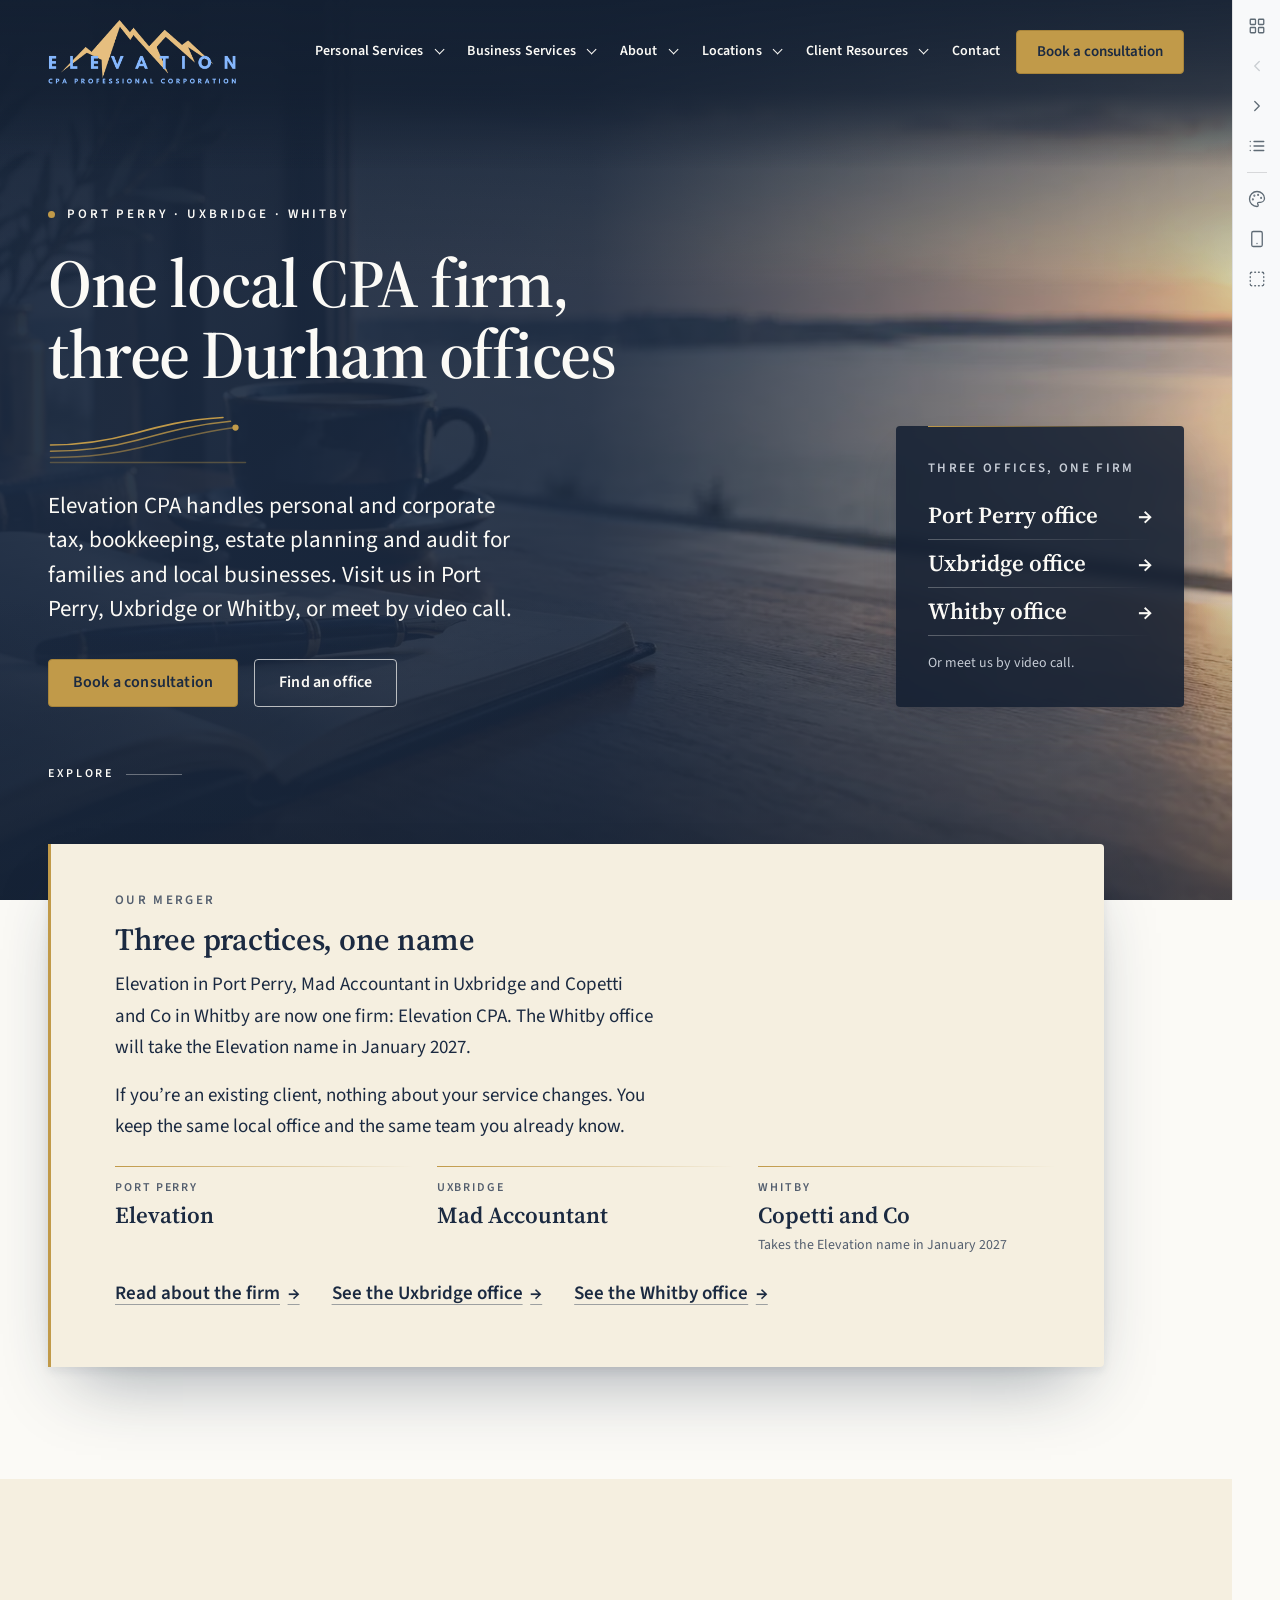
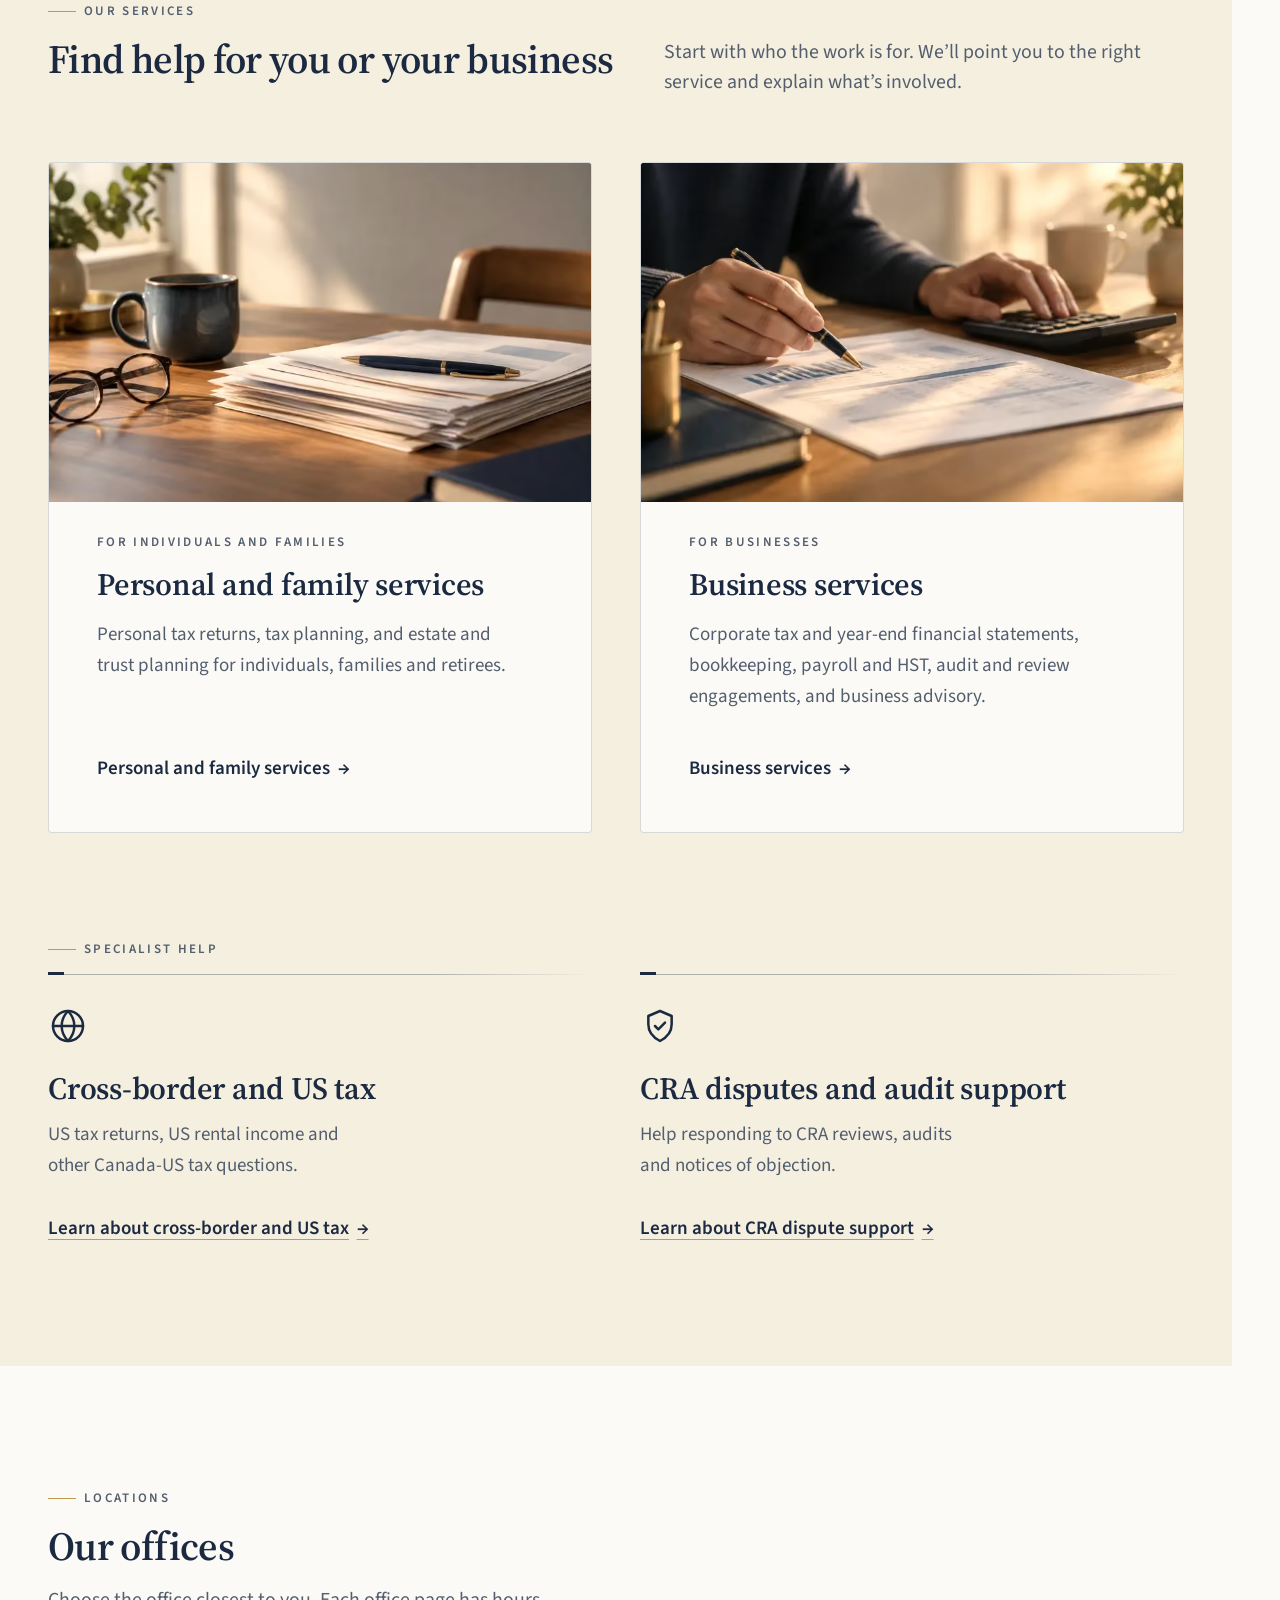
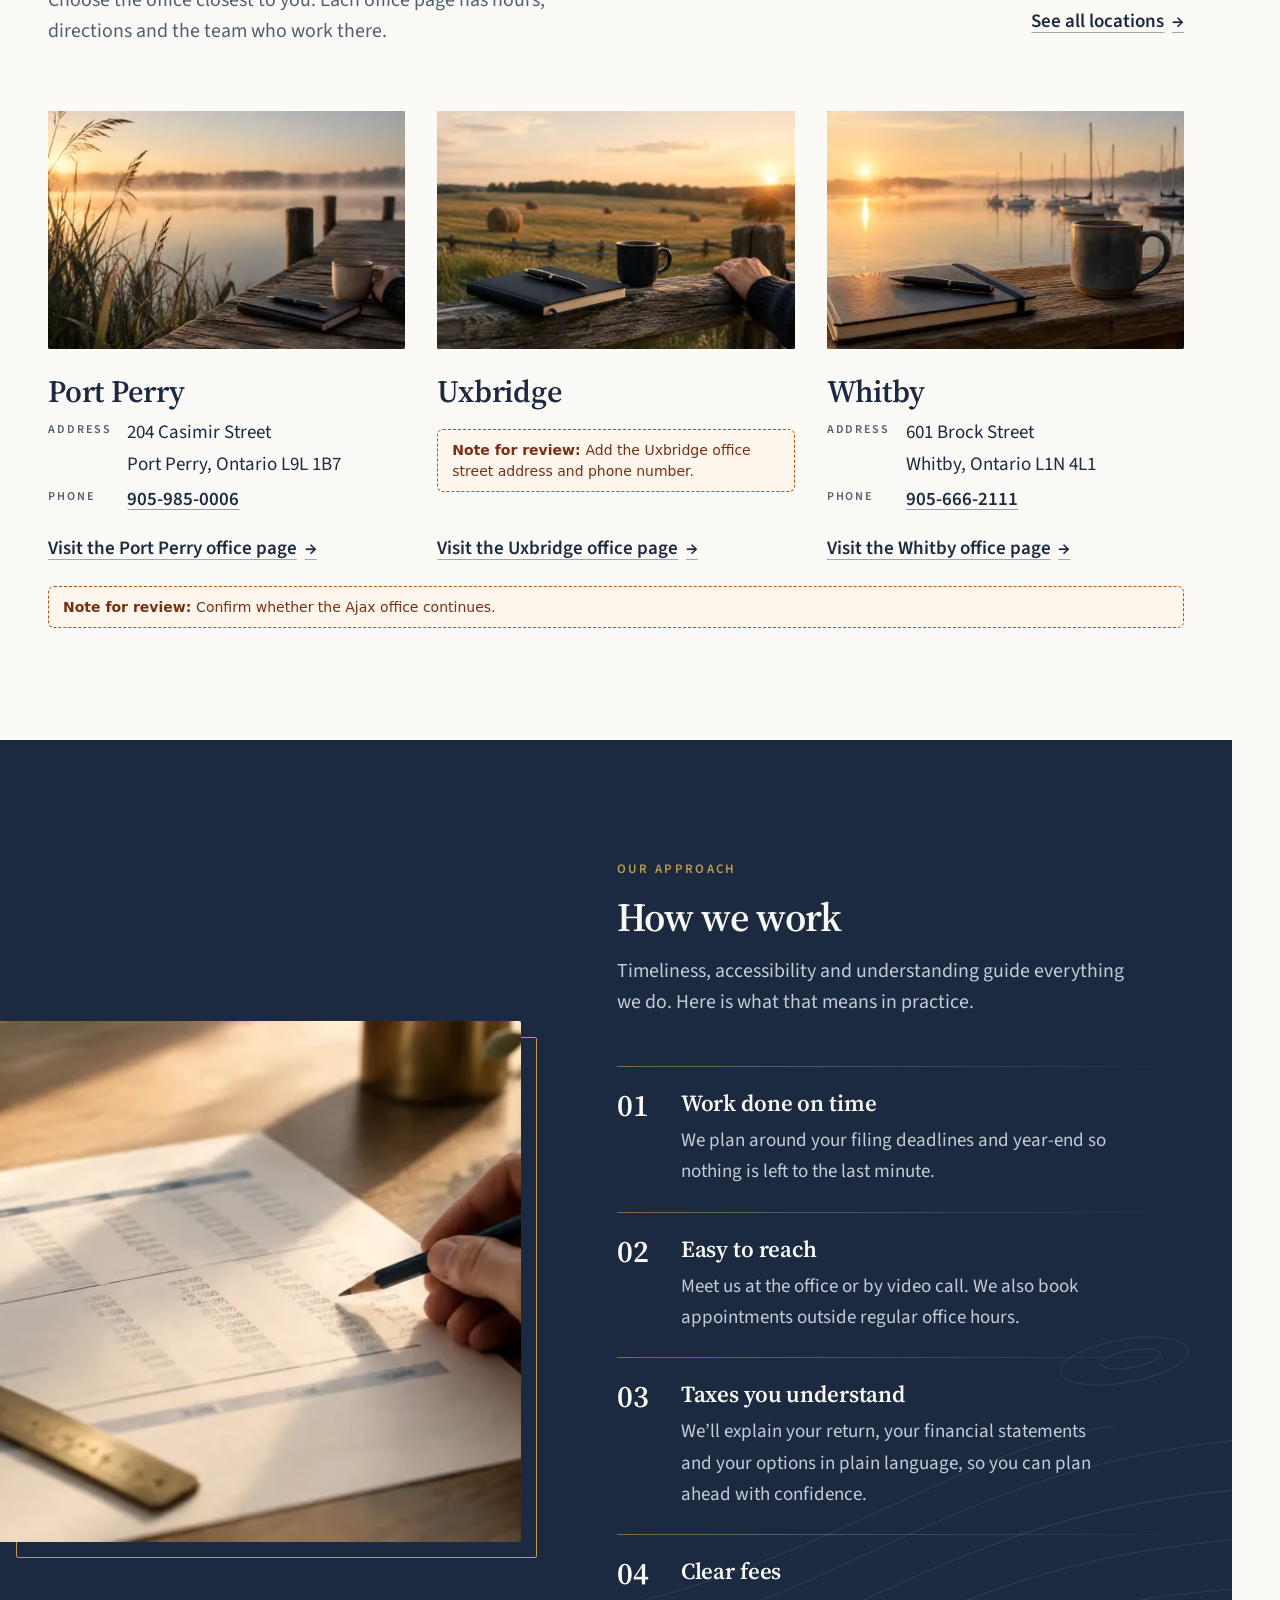
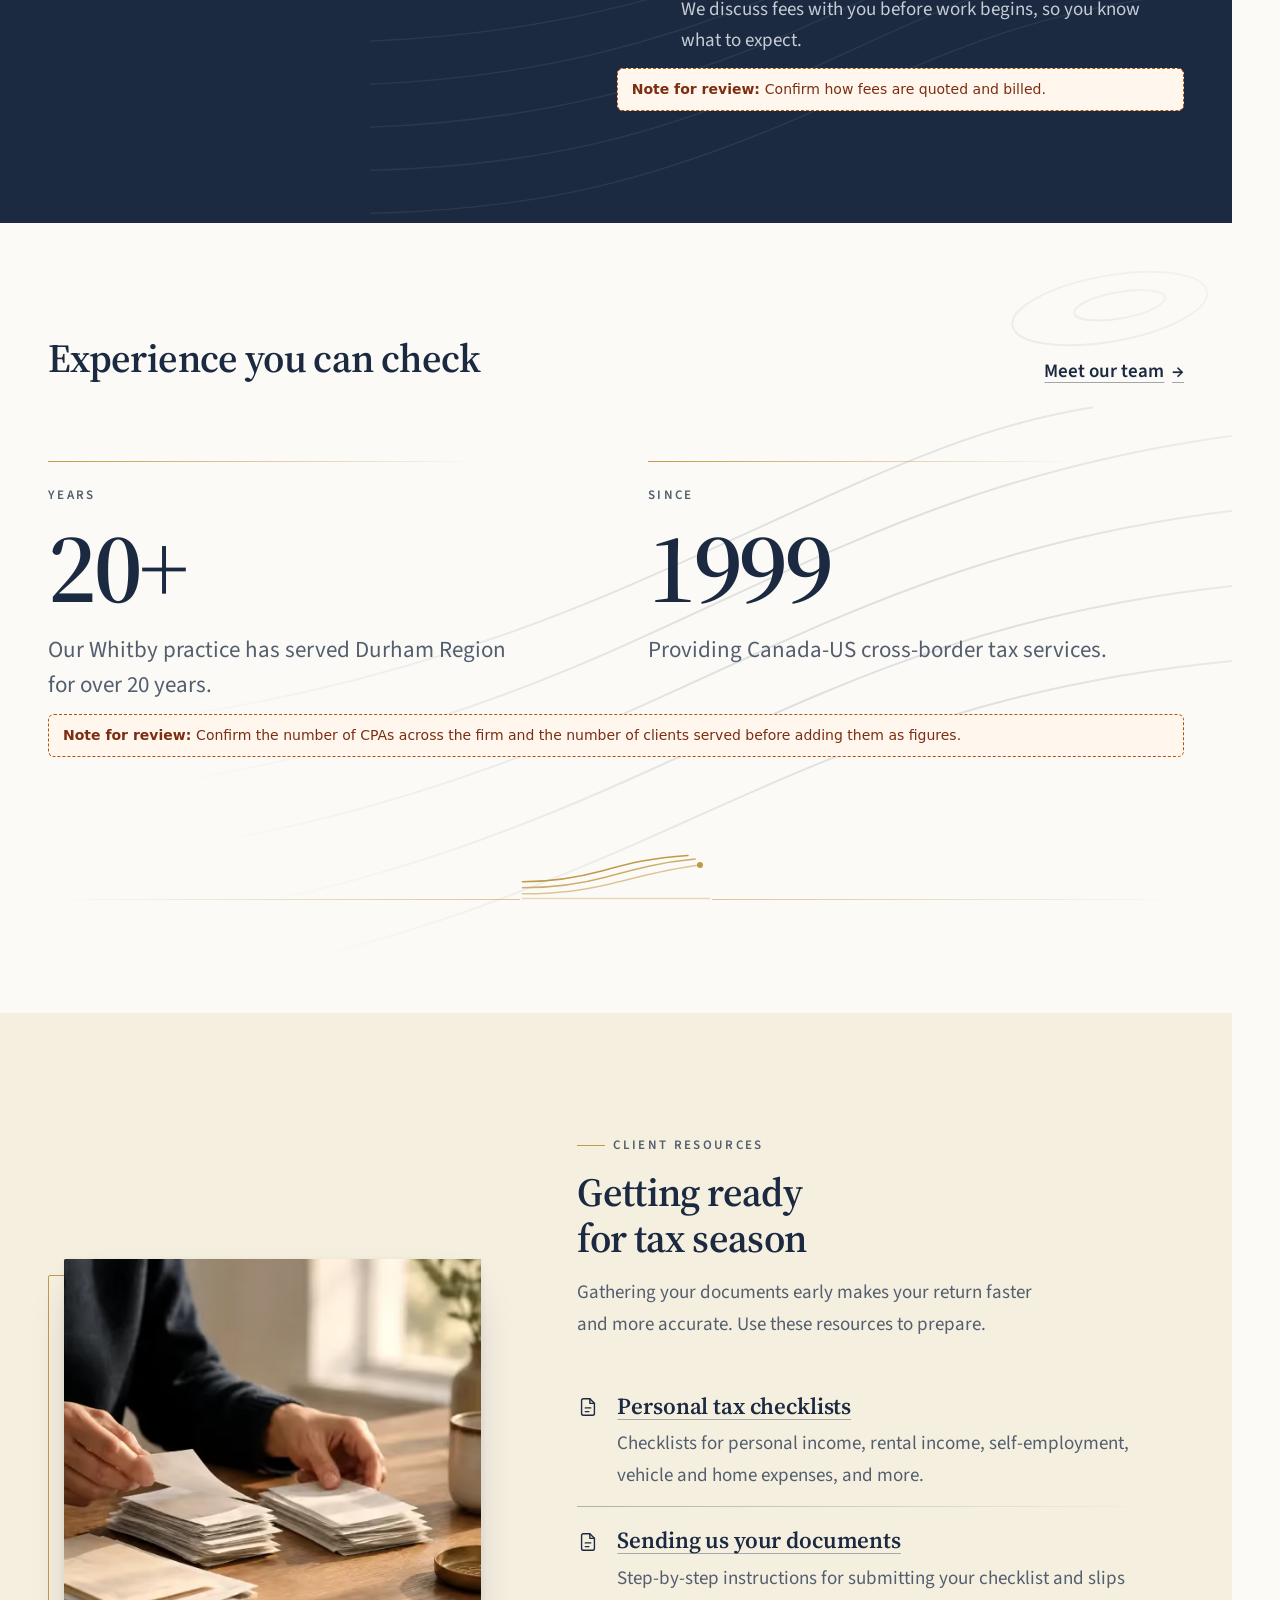
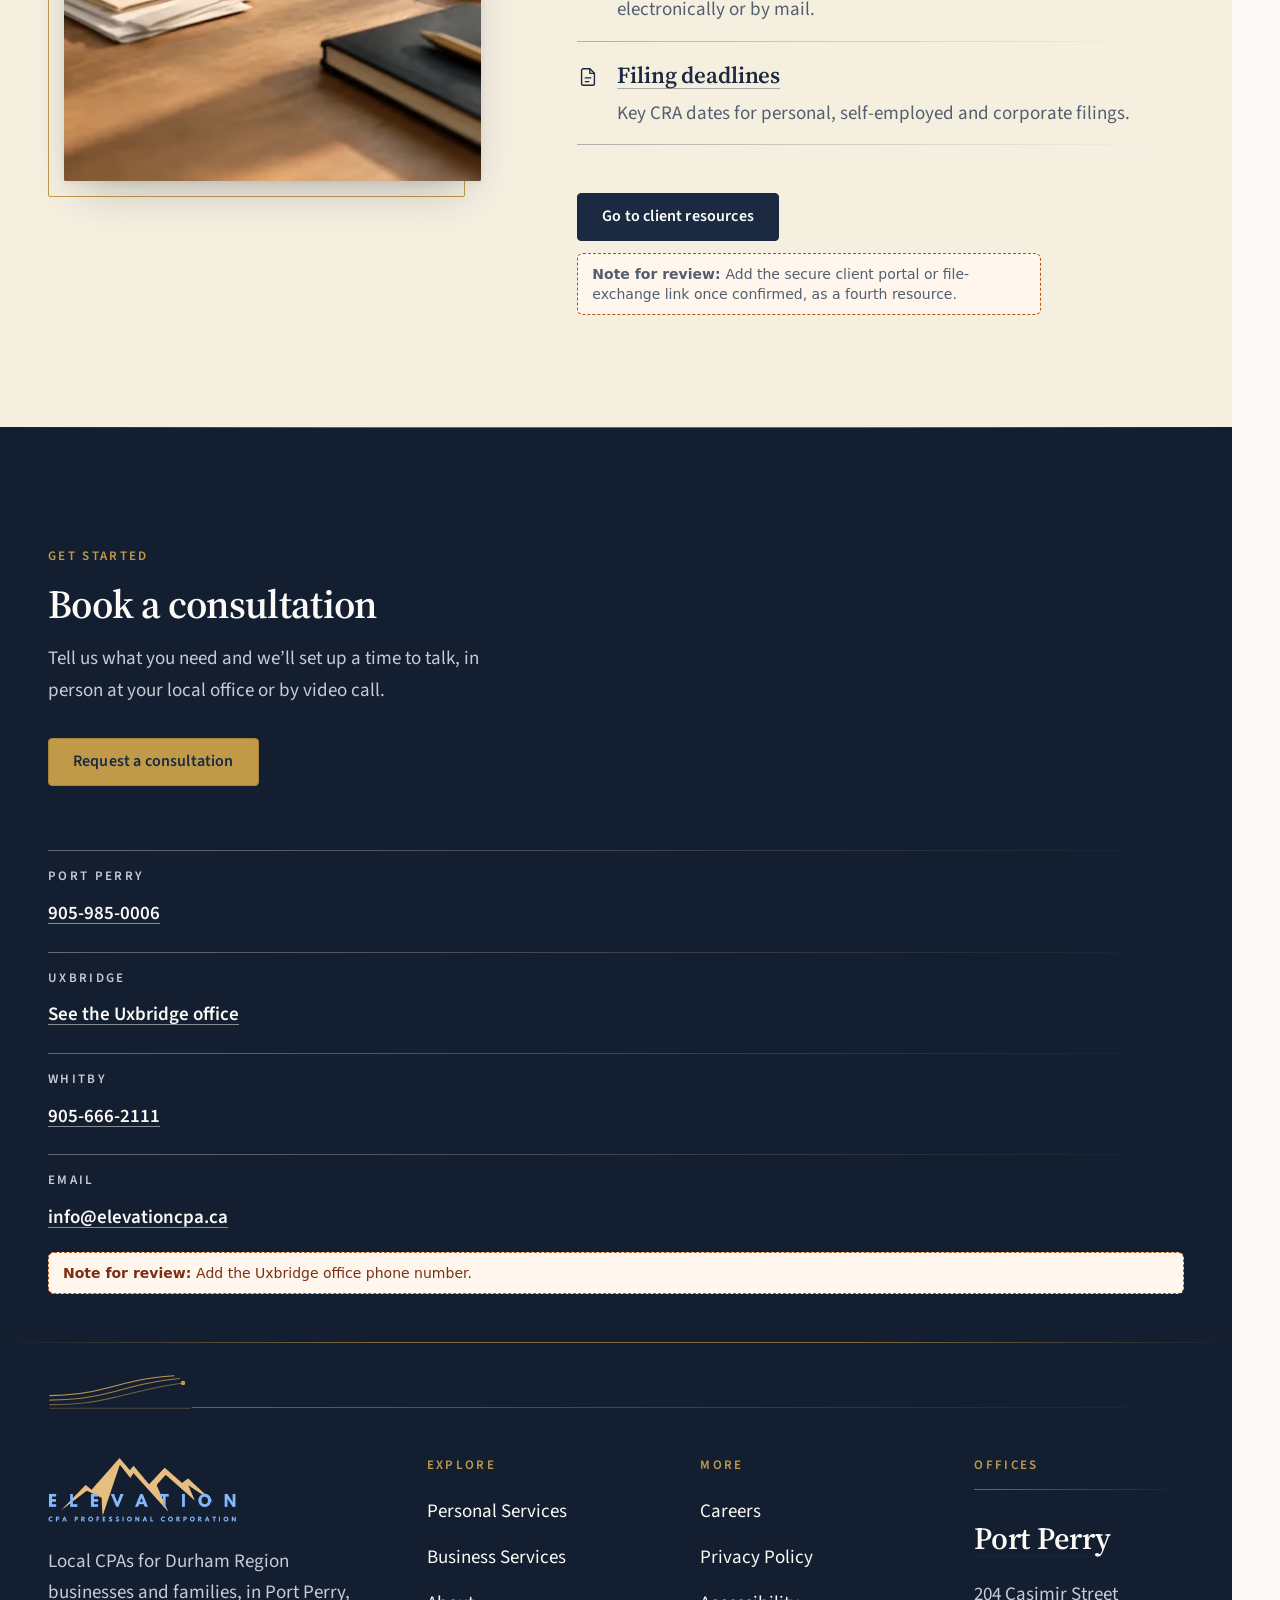
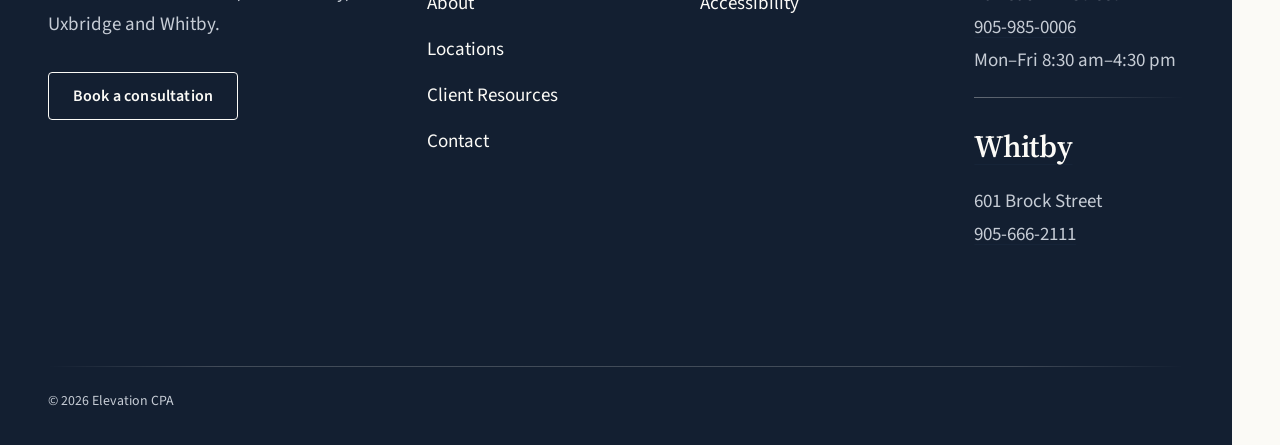
<file: v2/home/index.html>
<!doctype html>
<html lang="en-CA">
<head>
<meta charset="utf-8">
<meta name="viewport" content="width=device-width, initial-scale=1">
<meta name="robots" content="noindex, nofollow">
<title>Accounting and tax in Port Perry, Uxbridge and Whitby | Elevation CPA</title>
<meta name="description" content="Elevation CPA handles personal and corporate tax, bookkeeping, estate planning and audit for Durham Region families and businesses from three local offices.">
<meta property="og:type" content="website">
<meta property="og:title" content="Accounting and tax in Port Perry, Uxbridge and Whitby | Elevation CPA">
<meta property="og:description" content="Elevation CPA handles personal and corporate tax, bookkeeping, estate planning and audit for Durham Region families and businesses from three local offices.">
<meta property="og:image" content="../assets/og/home.jpg"><meta property="og:image:width" content="1200"><meta property="og:image:height" content="630"><meta name="twitter:card" content="summary_large_image">
<link rel="icon" type="image/png" sizes="32x32" href="../assets/brand/icon-32.png"><link rel="apple-touch-icon" href="../assets/brand/icon-180.png">
<link rel="preconnect" href="https://fonts.googleapis.com"><link rel="preconnect" href="https://fonts.gstatic.com" crossorigin>
<link rel="stylesheet" href="https://fonts.googleapis.com/css2?family=Source+Serif+4:wght@600;700&amp;family=Source+Sans+3:wght@400;600&amp;display=swap">
<link rel="preload" as="image" href="../assets/media/09230f10-c599-4e07-8651-5984f3d255f5-24784ca80b7c/800.webp" fetchpriority="high">
<link rel="stylesheet" href="../assets/base.css">
<link rel="stylesheet" href="../assets/system.css">
<style>/* Home: merger notice */
.transition-notice--home { max-width: 66rem; }
.transition-notice--home .transition-notice-title { font-size: var(--step-2); }
.practice-ledger {
  display: grid;
  grid-template-columns: repeat(3, minmax(0, 1fr));
  gap: var(--space-5);
  margin: var(--space-5) 0 var(--space-2);
  padding: 0;
  list-style: none;
}
.practice-ledger li { position: relative; display: grid; align-content: start; gap: var(--space-1); padding-top: var(--space-3); }
.practice-ledger li::before {
  content: "";
  position: absolute;
  top: 0; left: 0; right: 0;
  height: 1px;
  background: linear-gradient(90deg, var(--c-brass), rgba(193, 154, 73, 0));
}
.practice-town {
  font-size: 0.75rem;
  font-weight: 600;
  letter-spacing: 0.16em;
  text-transform: uppercase;
  color: var(--c-muted);
}
.practice-name { font-family: var(--font-serif); font-size: var(--step-1); font-weight: 600; line-height: 1.2; color: var(--c-navy); }
.practice-when { font-size: var(--step--1); color: var(--c-muted); }

/* Services: two routes, then specialist help */
.route-cards--duo { grid-template-columns: repeat(2, minmax(0, 1fr)); gap: var(--space-7); }
.route-cards--duo .route-card-media { aspect-ratio: 16 / 10; }
.route-cards--duo .route-card-body { min-height: 0; padding: var(--space-6) var(--space-7) var(--space-7); }
.route-cards--duo .route-card-title { font-size: var(--step-3); }
.route-cards--duo .route-card-body p { max-width: 48ch; }
.service-extra { margin-top: var(--space-9); }
.service-grid--pair { grid-template-columns: repeat(2, minmax(0, 1fr)); }

/* Approach: photo bleeds off the left edge */
.approach { overflow: hidden; }
.approach::before {
  content: "";
  position: absolute;
  inset: 0;
  z-index: -1;
  background: var(--texture-contour-light) right bottom / 70% auto no-repeat;
  opacity: 0.07;
}
.approach-grid {
  display: grid;
  grid-template-columns: minmax(0, 5fr) minmax(0, 6fr);
  gap: var(--space-9);
  align-items: center;
}
.approach-media {
  --frame-x: 1rem;
  --frame-y: 1rem;
  margin-left: calc((min(100vw - 2 * var(--gutter), var(--container)) - 100vw) / 2);
}
.approach-media img { aspect-ratio: 1; object-position: 42% 50%; border-radius: 0 var(--radius-s) var(--radius-s) 0; }
.principles { display: grid; gap: var(--space-5); margin: var(--space-7) 0 0; padding: 0; list-style: none; }
.principle {
  position: relative;
  display: grid;
  grid-template-columns: 3rem 1fr;
  column-gap: var(--space-4);
  padding-top: var(--space-5);
}
.principle::before {
  content: "";
  position: absolute;
  top: 0; left: 0; right: 0;
  height: 1px;
  background: linear-gradient(90deg, rgba(193, 154, 73, 0.6), var(--color-hairline-dark) 40%, transparent);
}
.principle > :not(.principle-num) { grid-column: 2; }
.principle-num {
  grid-row: span 3;
  font-family: var(--font-serif);
  font-size: var(--step-2);
  font-weight: 600;
  line-height: 1;
  font-variant-numeric: tabular-nums lining-nums;
  color: var(--c-on-dark);
}
.principle h3 { margin-bottom: var(--space-2); }
.principle p { color: var(--c-on-dark-muted); max-width: 52ch; }

/* Proof band on contour texture */
.proof-band::before {
  content: "";
  position: absolute;
  inset: 0;
  z-index: -1;
  background: var(--texture-contour) center / cover no-repeat;
  opacity: 0.12;
  -webkit-mask-image: radial-gradient(ellipse 70% 80% at 70% 50%, #000 20%, transparent 85%);
  mask-image: radial-gradient(ellipse 70% 80% at 70% 50%, #000 20%, transparent 85%);
}
.proof-row {
  display: grid;
  grid-template-columns: repeat(2, minmax(0, 1fr));
  gap: var(--space-8);
  margin: 0;
  padding: 0;
  list-style: none;
}
.proof { position: relative; padding-top: var(--space-5); }
.proof::before {
  content: "";
  position: absolute;
  top: 0; left: 0; right: 20%;
  height: 1px;
  background: linear-gradient(90deg, var(--c-brass), rgba(193, 154, 73, 0));
}
.proof-figure {
  display: flex;
  flex-wrap: wrap;
  align-items: baseline;
  gap: var(--space-3);
  margin: 0 0 var(--space-4);
  font-family: var(--font-serif);
  font-size: clamp(3.5rem, 2.2rem + 5vw, 6.5rem);
  font-weight: 600;
  line-height: 1;
  letter-spacing: -0.025em;
  font-variant-numeric: tabular-nums lining-nums;
  color: var(--c-navy);
}
.proof-unit {
  font-family: var(--font-sans);
  font-size: var(--label-size);
  font-weight: 600;
  letter-spacing: var(--label-track);
  text-transform: uppercase;
  color: var(--c-muted);
}
.proof p:not(.proof-figure) { max-width: 36ch; font-size: var(--step-1); line-height: 1.5; color: var(--c-muted); }
.proof-band .ornament-horizon { margin-top: var(--space-9); }

/* Resource links */
.resource-links { max-width: 36rem; margin: var(--space-6) 0 var(--space-7); padding: 0; list-style: none; }
.resource-links li {
  display: grid;
  grid-template-columns: 1.5rem 1fr;
  column-gap: var(--space-4);
  padding: var(--space-3) 0 var(--space-4);
  background: linear-gradient(90deg, var(--color-hairline-strong), transparent) bottom / 100% 1px no-repeat;
}
.resource-links li::before {
  content: "";
  grid-row: span 2;
  width: 1.375rem;
  height: 1.375rem;
  margin-top: 0.75rem;
  background: var(--c-navy);
  -webkit-mask: var(--icon-doc) center / contain no-repeat;
  mask: var(--icon-doc) center / contain no-repeat;
}
.resource-links h3 { margin: 0; font-size: var(--step-1); }
.resource-links h3 a { display: inline-flex; align-items: center; min-height: 2.75rem; text-decoration-color: rgba(27, 42, 65, 0.35); }
.resource-links h3 a:focus-visible { border-radius: var(--radius-s); }
.resource-links p { color: var(--c-muted); }

/* Booking tier */
.footer-offices-lede { max-width: 50ch; margin-top: var(--space-4); color: var(--c-on-dark-muted); }

@media (max-width: 56.24em) {
  .approach-grid { grid-template-columns: 1fr; gap: var(--space-8); }
  .approach-media { margin-left: calc(-1 * var(--gutter)); margin-right: var(--space-4); }
  .approach-media img { aspect-ratio: 3 / 2; }
}
@media (max-width: 40em) {
  .practice-ledger, .route-cards--duo, .service-grid--pair, .proof-row { grid-template-columns: 1fr; }
  .practice-ledger { gap: var(--space-3); }
  .proof-row { gap: var(--space-7); }
  .route-cards--duo .route-card-body { padding: var(--space-5) var(--space-5) var(--space-6); }
}

/* Revision 1 */
/* Hero h1: fits and wraps on phones */
@media (max-width: 47.99em) {
  .hero-title {
    font-size: clamp(2.125rem, 1.2rem + 3.8vw, 2.75rem);
    max-width: none;
    overflow-wrap: break-word;
  }
}

/* Merger card: label sits above the heading, one column */
.transition-notice--home {
  grid-template-columns: minmax(0, 1fr);
  row-gap: var(--space-3);
  padding: var(--space-7) var(--space-7) var(--space-7) var(--space-8);
}
.transition-notice--home .eyebrow {
  align-self: start;
  justify-self: start;
  margin: 0;
}
@media (max-width: 47.99em) {
  .transition-notice--home { padding: var(--space-5) var(--space-5) var(--space-5) var(--space-6); }
}

/* Route cards: both titles hold one line side by side */
.route-cards--duo .route-card-title { font-size: var(--step-2); }

/* Proof figures: one label logic, label above each figure */
.proof-figure { display: block; }
.proof-unit {
  display: block;
  margin-bottom: var(--space-3);
}
.proof p:not(.proof-figure) { max-width: 44ch; }

/* Booking band: action sits directly under its copy */
.footer-offices-head:has(.footer-offices-lede) {
  flex-direction: column;
  align-items: flex-start;
  justify-content: flex-start;
  gap: var(--space-6);
}

/* Revision 2 */
/* Hero: right-hand office chip fills the wide hero */
.hero-aside { display: none; }
@media (min-width: 75em) {
  .hero-layout {
    display: grid;
    grid-template-columns: minmax(0, 46rem) minmax(15rem, 18rem);
    justify-content: space-between;
    align-items: end;
    gap: var(--space-8);
  }
  .hero-aside {
    display: block;
    position: relative;
    padding: var(--space-6);
    color: var(--c-on-dark);
    background: rgba(19, 31, 49, 0.86);
    -webkit-backdrop-filter: blur(6px);
    backdrop-filter: blur(6px);
    border-radius: var(--radius);
    box-shadow: var(--shadow-2);
  }
  .hero-aside::before {
    content: "";
    position: absolute;
    top: 0; left: var(--space-6); right: var(--space-6);
    height: 1px;
    background: linear-gradient(90deg, var(--c-brass), rgba(193, 154, 73, 0));
  }
}
.hero-aside-label {
  margin: 0 0 var(--space-3);
  font-size: var(--label-size);
  font-weight: 600;
  letter-spacing: var(--label-track);
  text-transform: uppercase;
  color: var(--c-on-dark-muted);
}
.hero-aside-list { margin: 0; padding: 0; list-style: none; }
.hero-aside-list li {
  background: linear-gradient(90deg, rgba(251, 250, 246, 0.28), transparent) bottom / 100% 1px no-repeat;
}
.hero-aside-list a {
  display: flex;
  align-items: center;
  justify-content: space-between;
  min-height: 3rem;
  font-family: var(--font-serif);
  font-size: var(--step-1);
  font-weight: 600;
  color: var(--c-on-dark);
  text-decoration: none;
  border-radius: var(--radius-s);
}
.hero-aside-list a::after {
  content: "→";
  content: "→" / "";
  font-family: var(--font-sans);
  transition: transform var(--dur-2) var(--ease-out);
}
.hero-aside-list a:hover { text-decoration: underline; text-decoration-thickness: 1px; text-underline-offset: 0.25em; }
.hero-aside-list a:hover::after { transform: translateX(4px); }
.hero-aside-list a:active { color: var(--c-brass-light); }
.hero-aside-list a:focus-visible { outline: 2px solid var(--c-on-dark); outline-offset: 2px; }
.hero-aside-note { margin: var(--space-4) 0 0; font-size: var(--step--1); color: var(--c-on-dark-muted); }
@media (prefers-reduced-motion: no-preference) {
  .hero-aside { animation: rise-in var(--dur-reveal) var(--ease-out) 450ms both; }
}
@media (min-width: 100em) {
  .hero-content { max-width: 48rem; }
  .hero-title { max-width: 20ch; }
  .hero-layout { grid-template-columns: minmax(0, 48rem) minmax(16rem, 19rem); }
}

/* Scroll cue: flush with the content edge, clear gap above the notice */
.hero-cue {
  padding-inline: 0;
  bottom: calc(var(--notice-lift) + var(--space-7));
}

/* Whitby harbour crop */
.office-media--harbour img { object-position: 50% 58%; }

/* Approach photo on phones: inside the gutters, frame offset down-right */
@media (max-width: 56.24em) {
  .approach-media {
    margin-left: 0;
    margin-right: var(--space-4);
    margin-bottom: var(--space-4);
  }
  .approach-media img { border-radius: var(--radius-s); }
}

/* Booking band: one compact contact line */
.footer-offices-head:has(.footer-offices-lede) { margin-bottom: var(--space-8); }
.booking-lines {
  display: grid;
  grid-template-columns: repeat(4, minmax(0, 1fr));
  gap: var(--space-5) var(--space-6);
  margin: 0;
  padding: 0;
  list-style: none;
}
.booking-lines li { position: relative; display: grid; gap: var(--space-1); padding-top: var(--space-4); }
.booking-lines li::before {
  content: "";
  position: absolute;
  top: 0; left: 0; right: 0;
  height: 1px;
  background: linear-gradient(90deg, rgba(251, 250, 246, 0.34), transparent);
}
.booking-label {
  font-size: var(--label-size);
  font-weight: 600;
  letter-spacing: var(--label-track);
  text-transform: uppercase;
  color: var(--c-on-dark-muted);
}
.booking-lines a {
  display: inline-flex;
  align-items: center;
  justify-self: start;
  min-height: 2.75rem;
  font-weight: 600;
  font-variant-numeric: tabular-nums lining-nums;
  color: var(--c-on-dark);
  overflow-wrap: anywhere;
}
.booking-lines a:active { color: var(--c-brass-light); }
@media (max-width: 56.24em) { .booking-lines { grid-template-columns: repeat(2, minmax(0, 1fr)); } }
@media (max-width: 30em) { .booking-lines { grid-template-columns: 1fr; gap: var(--space-4); } }</style>
<link rel="stylesheet" href="../assets/preview.css">

</head>
<body>
<nav class="pv-bar" aria-label="Design preview">
<a class="pv-i" href="../index.html" aria-label="Elevation CPA design concept, version 2: overview" data-tip="Elevation CPA design concept, version 2"><svg viewBox="0 0 24 24" width="18" height="18" fill="none" stroke="currentColor" stroke-width="1.75" stroke-linecap="round" stroke-linejoin="round" aria-hidden="true" focusable="false"><rect width="7" height="7" x="3" y="3" rx="1"/><rect width="7" height="7" x="14" y="3" rx="1"/><rect width="7" height="7" x="14" y="14" rx="1"/><rect width="7" height="7" x="3" y="14" rx="1"/></svg></a>
<span class="pv-i pv-off" aria-hidden="true"><svg viewBox="0 0 24 24" width="18" height="18" fill="none" stroke="currentColor" stroke-width="1.75" stroke-linecap="round" stroke-linejoin="round" aria-hidden="true" focusable="false"><path d="m15 18-6-6 6-6"/></svg></span><a class="pv-i" rel="next" href="../personal/index.html" aria-label="Next page: Personal and Family Services" data-tip="Next: Personal and Family Services (→)"><svg viewBox="0 0 24 24" width="18" height="18" fill="none" stroke="currentColor" stroke-width="1.75" stroke-linecap="round" stroke-linejoin="round" aria-hidden="true" focusable="false"><path d="m9 18 6-6-6-6"/></svg></a>
<button type="button" class="pv-i" id="pv-pages" aria-expanded="false" aria-controls="pv-pages-menu" aria-label="Pages (now: Homepage · Home)" data-tip="Pages · Homepage · Home"><svg viewBox="0 0 24 24" width="18" height="18" fill="none" stroke="currentColor" stroke-width="1.75" stroke-linecap="round" stroke-linejoin="round" aria-hidden="true" focusable="false"><path d="M3 12h.01"/><path d="M3 18h.01"/><path d="M3 6h.01"/><path d="M8 12h13"/><path d="M8 18h13"/><path d="M8 6h13"/></svg></button>
<div class="pv-menu" id="pv-pages-menu" hidden><p class="pv-group">Homepage</p><ul><li><a href="../home/index.html" aria-current="page">Home</a></li></ul><p class="pv-group">Personal and Family Services</p><ul><li><a href="../personal/index.html">Personal and Family Services</a></li><li><a href="../personal/personal-tax/index.html">Personal Tax</a></li></ul><p class="pv-group">Business Services</p><ul><li><a href="../business/index.html">Business Services</a></li><li><a href="../business/corporate-tax/index.html">Corporate Tax and Financial Statements</a></li></ul><p class="pv-group">About</p><ul><li><a href="../about/index.html">About</a></li><li><a href="../about/team/index.html">Our Team</a></li></ul><p class="pv-group">Locations</p><ul><li><a href="../locations/port-perry/index.html">Port Perry Office</a></li></ul><p class="pv-group">Contact and Book a Consultation</p><ul><li><a href="../contact/index.html">Contact and Book a Consultation</a></li></ul></div>
<span class="pv-sep" aria-hidden="true"></span>
<a class="pv-i" href="../design-system/index.html" aria-label="Design system" data-tip="Design system"><svg viewBox="0 0 24 24" width="18" height="18" fill="none" stroke="currentColor" stroke-width="1.75" stroke-linecap="round" stroke-linejoin="round" aria-hidden="true" focusable="false"><circle cx="13.5" cy="6.5" r=".5" fill="currentColor"/><circle cx="17.5" cy="10.5" r=".5" fill="currentColor"/><circle cx="8.5" cy="7.5" r=".5" fill="currentColor"/><circle cx="6.5" cy="12.5" r=".5" fill="currentColor"/><path d="M12 2C6.5 2 2 6.5 2 12s4.5 10 10 10c.926 0 1.648-.746 1.648-1.688 0-.437-.18-.835-.437-1.125-.29-.289-.438-.652-.438-1.125a1.64 1.64 0 0 1 1.668-1.668h1.996c3.051 0 5.555-2.503 5.555-5.554C21.965 6.012 17.461 2 12 2z"/></svg></a>
<button type="button" class="pv-i" id="pv-mobile" aria-pressed="false" aria-label="Phone width" data-tip="Phone width"><svg viewBox="0 0 24 24" width="18" height="18" fill="none" stroke="currentColor" stroke-width="1.75" stroke-linecap="round" stroke-linejoin="round" aria-hidden="true" focusable="false"><rect width="14" height="20" x="5" y="2" rx="2" ry="2"/><path d="M12 18h.01"/></svg></button>
<button type="button" class="pv-i" id="pv-structure" aria-pressed="false" aria-label="Structure only" data-tip="Structure only"><svg viewBox="0 0 24 24" width="18" height="18" fill="none" stroke="currentColor" stroke-width="1.75" stroke-linecap="round" stroke-linejoin="round" aria-hidden="true" focusable="false"><path d="M5 3a2 2 0 0 0-2 2"/><path d="M19 3a2 2 0 0 1 2 2"/><path d="M21 19a2 2 0 0 1-2 2"/><path d="M5 21a2 2 0 0 1-2-2"/><path d="M9 3h1"/><path d="M9 21h1"/><path d="M14 3h1"/><path d="M14 21h1"/><path d="M3 9v1"/><path d="M21 9v1"/><path d="M3 14v1"/><path d="M21 14v1"/></svg></button>
<span class="pv-grow" aria-hidden="true"></span>
<button type="button" class="pv-i pv-approve" id="pv-approve" aria-label="Approve this version" data-tip="Approve this version"><svg viewBox="0 0 24 24" width="18" height="18" fill="none" stroke="currentColor" stroke-width="1.75" stroke-linecap="round" stroke-linejoin="round" aria-hidden="true" focusable="false"><path d="M20 6 9 17l-5-5"/></svg></button>
</nav>
<header class="site-header site-header--over-hero" data-header><a class="skip-link" href="#main">Skip to main content</a><div class="header-bar"><div class="header-inner"><a class="brand" href="../home/index.html" aria-label="Elevation CPA home"><img class="brand-logo brand-logo--on-dark" src="../assets/brand/logo-on-dark.png" alt="" width="344" height="117"><img class="brand-logo brand-logo--on-light" src="../assets/brand/logo-on-light.png" alt="" width="344" height="117"></a><nav class="main-nav" id="main-nav" aria-label="Main"><ul class="nav-list"><li class="nav-item has-children"><a class="nav-link" href="../personal/index.html">Personal Services</a><button class="submenu-toggle" type="button" data-submenu-toggle aria-expanded="false" aria-controls="sub-personal-and-family-services"><span class="sr-only">Personal and Family Services pages</span></button><ul class="submenu" id="sub-personal-and-family-services"><li class="nav-item"><a class="nav-link" href="../personal/personal-tax/index.html">Personal Tax</a></li><li class="nav-item"><a class="nav-link" href="#" data-unbuilt="1">Estate and Trust Planning</a></li><li class="nav-item"><a class="nav-link" href="#" data-unbuilt="1">Cross-Border and US Tax</a></li></ul></li><li class="nav-item has-children"><a class="nav-link" href="../business/index.html">Business Services</a><button class="submenu-toggle" type="button" data-submenu-toggle aria-expanded="false" aria-controls="sub-business-services"><span class="sr-only">Business Services pages</span></button><ul class="submenu" id="sub-business-services"><li class="nav-item"><a class="nav-link" href="../business/corporate-tax/index.html">Corporate Tax and Financial Statements</a></li><li class="nav-item"><a class="nav-link" href="#" data-unbuilt="1">Bookkeeping, Payroll and HST</a></li><li class="nav-item"><a class="nav-link" href="#" data-unbuilt="1">Business Advisory</a></li><li class="nav-item"><a class="nav-link" href="#" data-unbuilt="1">Audit and Review Engagements</a></li><li class="nav-item"><a class="nav-link" href="#" data-unbuilt="1">CRA Disputes and Audit Support</a></li></ul></li><li class="nav-item has-children"><a class="nav-link" href="../about/index.html">About</a><button class="submenu-toggle" type="button" data-submenu-toggle aria-expanded="false" aria-controls="sub-about"><span class="sr-only">About pages</span></button><ul class="submenu" id="sub-about"><li class="nav-item"><a class="nav-link" href="../about/team/index.html">Our Team</a></li></ul></li><li class="nav-item has-children"><a class="nav-link" href="#" data-unbuilt="1">Locations</a><button class="submenu-toggle" type="button" data-submenu-toggle aria-expanded="false" aria-controls="sub-locations"><span class="sr-only">Locations pages</span></button><ul class="submenu" id="sub-locations"><li class="nav-item"><a class="nav-link" href="../locations/port-perry/index.html">Port Perry Office</a></li><li class="nav-item"><a class="nav-link" href="#" data-unbuilt="1">Uxbridge Office</a></li><li class="nav-item"><a class="nav-link" href="#" data-unbuilt="1">Whitby Office</a></li></ul></li><li class="nav-item has-children"><a class="nav-link" href="#" data-unbuilt="1">Client Resources</a><button class="submenu-toggle" type="button" data-submenu-toggle aria-expanded="false" aria-controls="sub-client-resources"><span class="sr-only">Client Resources pages</span></button><ul class="submenu" id="sub-client-resources"><li class="nav-item"><a class="nav-link" href="#" data-unbuilt="1">Frequently Asked Questions</a></li></ul></li><li class="nav-item"><a class="nav-link" href="../contact/index.html">Contact</a></li></ul></nav><a class="header-cta" href="../contact/index.html" aria-label="Book a consultation"><span class="header-cta-short">Consultation</span><span class="header-cta-full">Book a consultation</span></a><button class="menu-toggle" type="button" data-menu-toggle aria-controls="main-nav" aria-expanded="false"><span class="menu-toggle-label">Menu</span></button></div></div></header>
<main id="main">
<section class="hero-horizon" data-hero="" aria-labelledby="hero-title">
  <div class="hero-media">
    <picture><source type="image/avif" srcset="../assets/media/09230f10-c599-4e07-8651-5984f3d255f5-24784ca80b7c/480.avif 480w, ../assets/media/09230f10-c599-4e07-8651-5984f3d255f5-24784ca80b7c/800.avif 800w, ../assets/media/09230f10-c599-4e07-8651-5984f3d255f5-24784ca80b7c/1200.avif 1200w, ../assets/media/09230f10-c599-4e07-8651-5984f3d255f5-24784ca80b7c/1536.avif 1536w" sizes="100vw"><source type="image/webp" srcset="../assets/media/09230f10-c599-4e07-8651-5984f3d255f5-24784ca80b7c/480.webp 480w, ../assets/media/09230f10-c599-4e07-8651-5984f3d255f5-24784ca80b7c/800.webp 800w, ../assets/media/09230f10-c599-4e07-8651-5984f3d255f5-24784ca80b7c/1200.webp 1200w, ../assets/media/09230f10-c599-4e07-8651-5984f3d255f5-24784ca80b7c/1536.webp 1536w" sizes="100vw"><img src="../assets/media/09230f10-c599-4e07-8651-5984f3d255f5-24784ca80b7c/1200.webp" alt="An open notebook, a fountain pen and a navy coffee cup on a wooden desk by a window overlooking water at sunrise" width="1536" height="1024" loading="eager" fetchpriority="high" decoding="async" data-media-id="09230f10-c599-4e07-8651-5984f3d255f5" data-max-width="1536" data-provenance="generated" style="object-position:30% 60%;background-image:url([data-uri])"></picture>
  </div>
  <div class="container container--wide">
    <div class="hero-layout">
      <div class="hero-content">
        <p class="hero-label">Port Perry · Uxbridge ·&nbsp;Whitby</p>
        <h1 class="hero-title" id="hero-title">One local CPA firm, three Durham&nbsp;offices</h1>
        <span class="hero-rule" aria-hidden="true"></span>
        <p class="hero-intro">Elevation CPA handles personal and corporate tax, bookkeeping, estate planning and audit for families and local businesses. Visit us in Port Perry, Uxbridge or Whitby, or meet by video&nbsp;call.</p>
        <div class="hero-actions">
          <a class="button button--primary" href="../contact/index.html">Book a consultation</a>
          <a class="button button--ghost" href="#offices">Find an office</a>
        </div>
      </div>
      <aside class="hero-aside" aria-label="Our three offices">
        <p class="hero-aside-label">Three offices, one firm</p>
        <ul class="hero-aside-list">
          <li><a href="../locations/port-perry/index.html">Port Perry office</a></li>
          <li><a href="#" data-unbuilt="1">Uxbridge office</a></li>
          <li><a href="#" data-unbuilt="1">Whitby office</a></li>
        </ul>
        <p class="hero-aside-note">Or meet us by video&nbsp;call.</p>
      </aside>
    </div>
  </div>
  <a class="hero-cue" href="#merger">
    <span>Explore</span>
    <span class="hero-cue-line" aria-hidden="true"></span>
  </a>
</section>

<section class="section section--light" id="merger" aria-labelledby="merger-title">
  <div class="container">
    <div class="transition-notice transition-notice--lifted transition-notice--home" data-reveal="">
      <p class="eyebrow">Our merger</p>
      <div class="transition-notice-body">
        <h2 class="transition-notice-title" id="merger-title">Three practices, one name</h2>
        <p>Elevation in Port Perry, Mad Accountant in Uxbridge and Copetti and Co in Whitby are now one firm: Elevation CPA. The Whitby office will take the Elevation name in January&nbsp;2027.</p>
        <p>If you’re an existing client, nothing about your service changes. You keep the same local office and the same team you already&nbsp;know.</p>
        <ul class="practice-ledger">
          <li><span class="practice-town">Port Perry</span><span class="practice-name">Elevation</span></li>
          <li><span class="practice-town">Uxbridge</span><span class="practice-name">Mad Accountant</span></li>
          <li><span class="practice-town">Whitby</span><span class="practice-name">Copetti and Co</span><span class="practice-when">Takes the Elevation name in <time datetime="2027-01">January 2027</time></span></li>
        </ul>
        <div class="notice-links">
          <a class="text-link" href="../about/index.html">Read about the firm</a>
          <a class="text-link" href="#" data-unbuilt="1">See the Uxbridge office</a>
          <a class="text-link" href="#" data-unbuilt="1">See the Whitby office</a>
        </div>
      </div>
    </div>
  </div>
</section>

<section class="section section--alt" aria-labelledby="services-title">
  <div class="container">
    <div class="section-head section-head--split">
      <div>
        <p class="eyebrow eyebrow--rule">Our services</p>
        <h2 class="section-title" id="services-title">Find help for you or your&nbsp;business</h2>
      </div>
      <p class="section-intro">Start with who the work is for. We’ll point you to the right service and explain what’s&nbsp;involved.</p>
    </div>
    <ul class="route-cards route-cards--duo">
      <li data-reveal="">
        <article class="route-card">
          <div class="route-card-media">
            <picture><source type="image/avif" srcset="../assets/media/b204bb0b-ed0e-4fe9-b61d-82016b45c161-1328f98bcde1/480.avif 480w, ../assets/media/b204bb0b-ed0e-4fe9-b61d-82016b45c161-1328f98bcde1/800.avif 800w, ../assets/media/b204bb0b-ed0e-4fe9-b61d-82016b45c161-1328f98bcde1/1200.avif 1200w, ../assets/media/b204bb0b-ed0e-4fe9-b61d-82016b45c161-1328f98bcde1/1536.avif 1536w" sizes="(min-width: 40em) 50vw, 100vw"><source type="image/webp" srcset="../assets/media/b204bb0b-ed0e-4fe9-b61d-82016b45c161-1328f98bcde1/480.webp 480w, ../assets/media/b204bb0b-ed0e-4fe9-b61d-82016b45c161-1328f98bcde1/800.webp 800w, ../assets/media/b204bb0b-ed0e-4fe9-b61d-82016b45c161-1328f98bcde1/1200.webp 1200w, ../assets/media/b204bb0b-ed0e-4fe9-b61d-82016b45c161-1328f98bcde1/1536.webp 1536w" sizes="(min-width: 40em) 50vw, 100vw"><img src="../assets/media/b204bb0b-ed0e-4fe9-b61d-82016b45c161-1328f98bcde1/1200.webp" alt="A stack of papers with a pen, a blue mug and reading glasses on a sunlit wooden table" width="1536" height="1024" loading="lazy" decoding="async" data-media-id="b204bb0b-ed0e-4fe9-b61d-82016b45c161" data-max-width="1536" data-provenance="generated" style="object-position:60% 65%;background-image:url([data-uri])"></picture>
          </div>
          <div class="route-card-body">
            <p class="eyebrow">For individuals and families</p>
            <h3 class="route-card-title"><a class="route-card-link" href="../personal/index.html">Personal and family services</a></h3>
            <p>Personal tax returns, tax planning, and estate and trust planning for individuals, families and&nbsp;retirees.</p>
            <span class="route-card-more" aria-hidden="true">Personal and family services</span>
          </div>
        </article>
      </li>
      <li data-reveal="" style="--reveal-index: 1">
        <article class="route-card">
          <div class="route-card-media">
            <picture><source type="image/avif" srcset="../assets/media/bfd0e05e-7d50-4987-960c-1807c92171b7-8a9cb9092367/480.avif 480w, ../assets/media/bfd0e05e-7d50-4987-960c-1807c92171b7-8a9cb9092367/800.avif 800w, ../assets/media/bfd0e05e-7d50-4987-960c-1807c92171b7-8a9cb9092367/1200.avif 1200w, ../assets/media/bfd0e05e-7d50-4987-960c-1807c92171b7-8a9cb9092367/1536.avif 1536w" sizes="(min-width: 40em) 50vw, 100vw"><source type="image/webp" srcset="../assets/media/bfd0e05e-7d50-4987-960c-1807c92171b7-8a9cb9092367/480.webp 480w, ../assets/media/bfd0e05e-7d50-4987-960c-1807c92171b7-8a9cb9092367/800.webp 800w, ../assets/media/bfd0e05e-7d50-4987-960c-1807c92171b7-8a9cb9092367/1200.webp 1200w, ../assets/media/bfd0e05e-7d50-4987-960c-1807c92171b7-8a9cb9092367/1536.webp 1536w" sizes="(min-width: 40em) 50vw, 100vw"><img src="../assets/media/bfd0e05e-7d50-4987-960c-1807c92171b7-8a9cb9092367/1200.webp" alt="Hands on a wooden desk, one holding a pen over a printed financial document, the other using a calculator" width="1536" height="1024" loading="lazy" decoding="async" data-media-id="bfd0e05e-7d50-4987-960c-1807c92171b7" data-max-width="1536" data-provenance="generated" style="object-position:45% 50%;background-image:url([data-uri])"></picture>
          </div>
          <div class="route-card-body">
            <p class="eyebrow">For businesses</p>
            <h3 class="route-card-title"><a class="route-card-link" href="../business/index.html">Business services</a></h3>
            <p>Corporate tax and year-end financial statements, bookkeeping, payroll and HST, audit and review engagements, and business&nbsp;advisory.</p>
            <span class="route-card-more" aria-hidden="true">Business services</span>
          </div>
        </article>
      </li>
    </ul>
    <div class="service-extra">
      <p class="eyebrow eyebrow--rule">Specialist help</p>
      <ul class="service-grid service-grid--pair">
        <li class="service-item" data-reveal="">
          <span class="service-icon"><svg class="icon" viewBox="0 0 24 24" aria-hidden="true"><circle cx="12" cy="12" r="9"></circle><path d="M3 12h18M12 3c2.5 2.6 3.8 5.6 3.8 9s-1.3 6.4-3.8 9c-2.5-2.6-3.8-5.6-3.8-9S9.5 5.6 12 3z"></path></svg></span>
          <h3 class="service-title">Cross-border and US tax</h3>
          <p>US tax returns, US rental income and other Canada-US tax&nbsp;questions.</p>
          <a class="text-link" href="#" data-unbuilt="1">Learn about cross-border and US tax</a>
        </li>
        <li class="service-item" data-reveal="" style="--reveal-index: 1">
          <span class="service-icon"><svg class="icon" viewBox="0 0 24 24" aria-hidden="true"><path d="M12 3l7 3v5c0 4.5-3 8-7 10-4-2-7-5.5-7-10V6z"></path><path d="M9 12l2 2 4-4"></path></svg></span>
          <h3 class="service-title">CRA disputes and audit&nbsp;support</h3>
          <p>Help responding to CRA reviews, audits and notices of&nbsp;objection.</p>
          <a class="text-link" href="#" data-unbuilt="1">Learn about CRA dispute support</a>
        </li>
      </ul>
    </div>
  </div>
</section>

<section class="section section--light" id="offices" aria-labelledby="offices-title">
  <div class="container">
    <div class="section-head section-head--split">
      <div>
        <p class="eyebrow eyebrow--rule">Locations</p>
        <h2 class="section-title" id="offices-title">Our offices</h2>
        <p class="section-intro">Choose the office closest to you. Each office page has hours, directions and the team who work&nbsp;there.</p>
      </div>
      <a class="text-link" href="#" data-unbuilt="1">See all locations</a>
    </div>
    <ul class="office-strip">
      <li class="office-tile" data-reveal="">
        <div class="office-media office-media--lake">
          <picture><source type="image/avif" srcset="../assets/media/54bad446-92f3-4883-a95c-e84771efd46d-fde90534d59d/480.avif 480w, ../assets/media/54bad446-92f3-4883-a95c-e84771efd46d-fde90534d59d/800.avif 800w, ../assets/media/54bad446-92f3-4883-a95c-e84771efd46d-fde90534d59d/1200.avif 1200w, ../assets/media/54bad446-92f3-4883-a95c-e84771efd46d-fde90534d59d/1536.avif 1536w" sizes="(min-width: 56.25em) 33vw, (min-width: 30em) 38vw, 100vw"><source type="image/webp" srcset="../assets/media/54bad446-92f3-4883-a95c-e84771efd46d-fde90534d59d/480.webp 480w, ../assets/media/54bad446-92f3-4883-a95c-e84771efd46d-fde90534d59d/800.webp 800w, ../assets/media/54bad446-92f3-4883-a95c-e84771efd46d-fde90534d59d/1200.webp 1200w, ../assets/media/54bad446-92f3-4883-a95c-e84771efd46d-fde90534d59d/1536.webp 1536w" sizes="(min-width: 56.25em) 33vw, (min-width: 30em) 38vw, 100vw"><img src="../assets/media/54bad446-92f3-4883-a95c-e84771efd46d-fde90534d59d/1200.webp" alt="A weathered wooden dock on a misty lake at sunrise, with a notebook and a hand holding a mug" width="1536" height="1024" loading="lazy" decoding="async" data-media-id="54bad446-92f3-4883-a95c-e84771efd46d" data-max-width="1536" data-provenance="generated" style="object-position:68% 60%;background-image:url([data-uri])"></picture>
        </div>
        <h3 class="office-name">Port Perry</h3>
        <dl class="office-details">
          <dt>Address</dt><dd>204&nbsp;Casimir Street<br>Port Perry, Ontario L9L&nbsp;1B7</dd>
          <dt>Phone</dt><dd><a href="tel:+19059850006"><span class="nowrap">905⁠-⁠985⁠-⁠0006</span></a></dd>
        </dl>
        <a class="text-link" href="../locations/port-perry/index.html">Visit the Port Perry office page</a>
      </li>
      <li class="office-tile" data-reveal="" style="--reveal-index: 1">
        <div class="office-media office-media--farm">
          <picture><source type="image/avif" srcset="../assets/media/9ffee997-fe9e-4964-ac7f-0c65a6e5c4cd-145a43da08fa/480.avif 480w, ../assets/media/9ffee997-fe9e-4964-ac7f-0c65a6e5c4cd-145a43da08fa/800.avif 800w, ../assets/media/9ffee997-fe9e-4964-ac7f-0c65a6e5c4cd-145a43da08fa/1200.avif 1200w, ../assets/media/9ffee997-fe9e-4964-ac7f-0c65a6e5c4cd-145a43da08fa/1536.avif 1536w" sizes="(min-width: 56.25em) 33vw, (min-width: 30em) 38vw, 100vw"><source type="image/webp" srcset="../assets/media/9ffee997-fe9e-4964-ac7f-0c65a6e5c4cd-145a43da08fa/480.webp 480w, ../assets/media/9ffee997-fe9e-4964-ac7f-0c65a6e5c4cd-145a43da08fa/800.webp 800w, ../assets/media/9ffee997-fe9e-4964-ac7f-0c65a6e5c4cd-145a43da08fa/1200.webp 1200w, ../assets/media/9ffee997-fe9e-4964-ac7f-0c65a6e5c4cd-145a43da08fa/1536.webp 1536w" sizes="(min-width: 56.25em) 33vw, (min-width: 30em) 38vw, 100vw"><img src="../assets/media/9ffee997-fe9e-4964-ac7f-0c65a6e5c4cd-145a43da08fa/1200.webp" alt="A notebook and dark mug on a fence rail overlooking hay fields at sunset" width="1536" height="1024" loading="lazy" decoding="async" data-media-id="9ffee997-fe9e-4964-ac7f-0c65a6e5c4cd" data-max-width="1536" data-provenance="generated" style="object-position:45% 65%;background-image:url([data-uri])"></picture>
        </div>
        <h3 class="office-name">Uxbridge</h3>
        <p class="editor-note">Add the Uxbridge office street address and phone&nbsp;number.</p>
        <a class="text-link" href="#" data-unbuilt="1">Visit the Uxbridge office page</a>
      </li>
      <li class="office-tile" data-reveal="" style="--reveal-index: 2">
        <div class="office-media office-media--harbour">
          <picture><source type="image/avif" srcset="../assets/media/443fc53b-7a26-494a-ae34-076aade13dda-993e527be2e3/480.avif 480w, ../assets/media/443fc53b-7a26-494a-ae34-076aade13dda-993e527be2e3/800.avif 800w, ../assets/media/443fc53b-7a26-494a-ae34-076aade13dda-993e527be2e3/1200.avif 1200w, ../assets/media/443fc53b-7a26-494a-ae34-076aade13dda-993e527be2e3/1536.avif 1536w" sizes="(min-width: 56.25em) 33vw, (min-width: 30em) 38vw, 100vw"><source type="image/webp" srcset="../assets/media/443fc53b-7a26-494a-ae34-076aade13dda-993e527be2e3/480.webp 480w, ../assets/media/443fc53b-7a26-494a-ae34-076aade13dda-993e527be2e3/800.webp 800w, ../assets/media/443fc53b-7a26-494a-ae34-076aade13dda-993e527be2e3/1200.webp 1200w, ../assets/media/443fc53b-7a26-494a-ae34-076aade13dda-993e527be2e3/1536.webp 1536w" sizes="(min-width: 56.25em) 33vw, (min-width: 30em) 38vw, 100vw"><img src="../assets/media/443fc53b-7a26-494a-ae34-076aade13dda-993e527be2e3/1200.webp" alt="A notebook and a mug on a wooden railing above a quiet harbour of sailboats at sunrise" width="1536" height="1024" loading="lazy" decoding="async" data-media-id="443fc53b-7a26-494a-ae34-076aade13dda" data-max-width="1536" data-provenance="generated" style="object-position:55% 60%;background-image:url([data-uri])"></picture>
        </div>
        <h3 class="office-name">Whitby</h3>
        <dl class="office-details">
          <dt>Address</dt><dd>601&nbsp;Brock Street<br>Whitby, Ontario L1N&nbsp;4L1</dd>
          <dt>Phone</dt><dd><a href="tel:+19056662111"><span class="nowrap">905⁠-⁠666⁠-⁠2111</span></a></dd>
        </dl>
        <a class="text-link" href="#" data-unbuilt="1">Visit the Whitby office page</a>
      </li>
    </ul>
    <p class="editor-note">Confirm whether the Ajax office&nbsp;continues.</p>
  </div>
</section>

<section class="section section--dark approach" aria-labelledby="approach-title">
  <div class="container">
    <div class="approach-grid">
      <figure class="approach-media frame-offset" data-reveal="">
        <picture><source type="image/avif" srcset="../assets/media/5565c6b4-80bc-428e-895e-d8d683596412-19a4fea5c7b8/480.avif 480w, ../assets/media/5565c6b4-80bc-428e-895e-d8d683596412-19a4fea5c7b8/800.avif 800w, ../assets/media/5565c6b4-80bc-428e-895e-d8d683596412-19a4fea5c7b8/1200.avif 1200w, ../assets/media/5565c6b4-80bc-428e-895e-d8d683596412-19a4fea5c7b8/1536.avif 1536w" sizes="(min-width: 56.25em) 45vw, 100vw"><source type="image/webp" srcset="../assets/media/5565c6b4-80bc-428e-895e-d8d683596412-19a4fea5c7b8/480.webp 480w, ../assets/media/5565c6b4-80bc-428e-895e-d8d683596412-19a4fea5c7b8/800.webp 800w, ../assets/media/5565c6b4-80bc-428e-895e-d8d683596412-19a4fea5c7b8/1200.webp 1200w, ../assets/media/5565c6b4-80bc-428e-895e-d8d683596412-19a4fea5c7b8/1536.webp 1536w" sizes="(min-width: 56.25em) 45vw, 100vw"><img src="../assets/media/5565c6b4-80bc-428e-895e-d8d683596412-19a4fea5c7b8/1200.webp" alt="A hand holding a pencil over a printed financial spreadsheet beside a brass ruler in warm window light" width="1536" height="1024" loading="lazy" decoding="async" data-media-id="5565c6b4-80bc-428e-895e-d8d683596412" data-max-width="1536" data-provenance="generated" style="object-position:62% 45%;background-image:url([data-uri])"></picture>
      </figure>
      <div data-reveal="" style="--reveal-index: 1">
        <p class="eyebrow">Our approach</p>
        <h2 class="section-title" id="approach-title">How we work</h2>
        <p class="section-intro">Timeliness, accessibility and understanding guide everything we do. Here is what that means in&nbsp;practice.</p>
        <ol class="principles">
          <li class="principle">
            <span class="principle-num" aria-hidden="true">01</span>
            <h3>Work done on time</h3>
            <p>We plan around your filing deadlines and year-end so nothing is left to the last&nbsp;minute.</p>
          </li>
          <li class="principle">
            <span class="principle-num" aria-hidden="true">02</span>
            <h3>Easy to reach</h3>
            <p>Meet us at the office or by video call. We also book appointments outside regular office&nbsp;hours.</p>
          </li>
          <li class="principle">
            <span class="principle-num" aria-hidden="true">03</span>
            <h3>Taxes you understand</h3>
            <p>We’ll explain your return, your financial statements and your options in plain language, so you can plan ahead with&nbsp;confidence.</p>
          </li>
          <li class="principle">
            <span class="principle-num" aria-hidden="true">04</span>
            <h3>Clear fees</h3>
            <p>We discuss fees with you before work begins, so you know what to&nbsp;expect.</p>
          </li>
        </ol>
        <p class="editor-note">Confirm how fees are quoted and&nbsp;billed.</p>
      </div>
    </div>
  </div>
</section>

<section class="section section--light proof-band" aria-labelledby="proof-title">
  <div class="container">
    <div class="section-head section-head--split">
      <h2 class="section-title" id="proof-title">Experience you can check</h2>
      <a class="text-link" href="../about/team/index.html">Meet our team</a>
    </div>
    <ul class="proof-row">
      <li class="proof" data-reveal="">
        <span class="proof-unit">Years</span>
        <p class="proof-figure">20+</p>
        <p>Our Whitby practice has served Durham Region for over&nbsp;20&nbsp;years.</p>
      </li>
      <li class="proof" data-reveal="" style="--reveal-index: 1">
        <span class="proof-unit">Since</span>
        <p class="proof-figure">1999</p>
        <p>Providing Canada-US <span class="nowrap">cross-border</span> tax&nbsp;services.</p>
      </li>
    </ul>
    <p class="editor-note">Confirm the number of CPAs across the firm and the number of clients served before adding them as&nbsp;figures.</p>
    <div class="ornament-horizon" aria-hidden="true" data-reveal="" style="--reveal-index: 2">
      <span class="ornament"><svg xmlns="http://www.w3.org/2000/svg" viewBox="0 0 160 40" fill="none" stroke="currentColor" stroke-width="1.25" stroke-linecap="round"><path d="M2 38h156" opacity=".35"></path><path d="M2 34C34 34 52 31 74 26S118 14 150 10" opacity=".55"></path><path d="M2 29C30 29 50 26 72 20S114 8 146 5" opacity=".8"></path><path d="M2 24C26 24 46 21 68 15S108 4 140 2"></path><circle cx="150" cy="10" r="2.5" fill="currentColor" stroke="none"></circle></svg></span>
    </div>
  </div>
</section>

<section class="section section--alt" aria-labelledby="resources-title">
  <div class="container">
    <div class="checklist-band-inner">
      <figure class="checklist-media frame-offset" data-reveal="">
        <picture><source type="image/avif" srcset="../assets/media/137a6535-eaf1-4411-a707-1674591eb4ed-f359bbb8412f/480.avif 480w, ../assets/media/137a6535-eaf1-4411-a707-1674591eb4ed-f359bbb8412f/800.avif 800w, ../assets/media/137a6535-eaf1-4411-a707-1674591eb4ed-f359bbb8412f/1024.avif 1024w" sizes="(min-width: 56.25em) 36vw, 90vw"><source type="image/webp" srcset="../assets/media/137a6535-eaf1-4411-a707-1674591eb4ed-f359bbb8412f/480.webp 480w, ../assets/media/137a6535-eaf1-4411-a707-1674591eb4ed-f359bbb8412f/800.webp 800w, ../assets/media/137a6535-eaf1-4411-a707-1674591eb4ed-f359bbb8412f/1024.webp 1024w" sizes="(min-width: 56.25em) 36vw, 90vw"><img src="../assets/media/137a6535-eaf1-4411-a707-1674591eb4ed-f359bbb8412f/1024.webp" alt="Hands sorting stacks of paper slips and receipts on a wooden desk in warm window light" width="1024" height="1536" loading="lazy" decoding="async" data-media-id="137a6535-eaf1-4411-a707-1674591eb4ed" data-max-width="1024" data-provenance="generated" style="object-position:45% 42%;background-image:url([data-uri])"></picture>
      </figure>
      <div class="checklist-body" data-reveal="" style="--reveal-index: 1">
        <p class="eyebrow eyebrow--rule">Client resources</p>
        <h2 id="resources-title">Getting ready for tax&nbsp;season</h2>
        <p>Gathering your documents early makes your return faster and more accurate. Use these resources to&nbsp;prepare.</p>
        <ul class="resource-links">
          <li>
            <h3><a href="#" data-unbuilt="1">Personal tax checklists</a></h3>
            <p>Checklists for personal income, rental income, self-employment, vehicle and home expenses, and&nbsp;more.</p>
          </li>
          <li>
            <h3><a href="#" data-unbuilt="1">Sending us your documents</a></h3>
            <p>Step-by-step instructions for submitting your checklist and slips electronically or by&nbsp;mail.</p>
          </li>
          <li>
            <h3><a href="#" data-unbuilt="1">Filing deadlines</a></h3>
            <p>Key CRA dates for personal, self-employed and corporate&nbsp;filings.</p>
          </li>
        </ul>
        <div class="checklist-actions">
          <a class="button button--secondary" href="#" data-unbuilt="1">Go to client resources</a>
        </div>
        <p class="editor-note">Add the secure client portal or file-exchange link once confirmed, as a fourth&nbsp;resource.</p>
      </div>
    </div>
  </div>
</section>

<section class="section section--dark footer-offices" aria-labelledby="book-title">
  <div class="container">
    <div class="footer-offices-head">
      <div>
        <p class="eyebrow">Get started</p>
        <h2 class="section-title" id="book-title">Book a consultation</h2>
        <p class="footer-offices-lede">Tell us what you need and we’ll set up a time to talk, in person at your local office or by video&nbsp;call.</p>
      </div>
      <a class="button button--primary" href="../contact/index.html">Request a consultation</a>
    </div>
    <ul class="booking-lines" data-reveal="">
      <li><span class="booking-label">Port Perry</span><a href="tel:+19059850006"><span class="nowrap">905⁠-⁠985⁠-⁠0006</span></a></li>
      <li><span class="booking-label">Uxbridge</span><a href="#" data-unbuilt="1">See the Uxbridge office</a></li>
      <li><span class="booking-label">Whitby</span><a href="tel:+19056662111"><span class="nowrap">905⁠-⁠666⁠-⁠2111</span></a></li>
      <li><span class="booking-label">Email</span><a href="mailto:info@elevationcpa.ca">info@elevationcpa.ca</a></li>
    </ul>
    <p class="editor-note">Add the Uxbridge office phone&nbsp;number.</p>
  </div>
</section>
</main>
<footer class="site-footer"><div class="footer-inner"><div class="ornament" aria-hidden="true"><svg xmlns="http://www.w3.org/2000/svg" viewBox="0 0 160 40" fill="none" stroke="currentColor" stroke-width="1.25" stroke-linecap="round" aria-hidden="true" focusable="false"><path d="M2 38h156" opacity=".35"/><path d="M2 34C34 34 52 31 74 26S118 14 150 10" opacity=".55"/><path d="M2 29C30 29 50 26 72 20S114 8 146 5" opacity=".8"/><path d="M2 24C26 24 46 21 68 15S108 4 140 2"/><circle cx="150" cy="10" r="2.5" fill="currentColor" stroke="none"/></svg></div><div class="footer-grid"><div class="footer-brand"><img class="footer-logo" src="../assets/brand/logo-on-dark.png" alt="Elevation CPA" width="344" height="117"><p class="footer-tagline">Local CPAs for Durham Region businesses and families, in Port Perry, Uxbridge and Whitby.</p><a class="button footer-cta" href="../contact/index.html">Book a consultation</a></div><nav class="footer-nav" aria-label="Footer"><h2 class="footer-heading">Explore</h2><ul><li><a href="../personal/index.html">Personal Services</a></li><li><a href="../business/index.html">Business Services</a></li><li><a href="../about/index.html">About</a></li><li><a href="#" data-unbuilt="1">Locations</a></li><li><a href="#" data-unbuilt="1">Client Resources</a></li><li><a href="../contact/index.html">Contact</a></li></ul></nav><nav class="footer-nav" aria-label="More"><h2 class="footer-heading">More</h2><ul><li><a href="#" data-unbuilt="1">Careers</a></li><li><a href="#" data-unbuilt="1">Privacy Policy</a></li><li><a href="#" data-unbuilt="1">Accessibility</a></li></ul></nav><div class="footer-offices"><h2 class="footer-heading">Offices</h2><ul><li class="footer-office"><a class="footer-office-name" href="../locations/port-perry/index.html">Port Perry</a><address><p>204 Casimir Street</p><p><a href="tel:9059850006">905-985-0006</a></p><p>Mon–Fri 8:30 am–4:30 pm</p></address></li><li class="footer-office"><a class="footer-office-name" href="#" data-unbuilt="1">Whitby</a><address><p>601 Brock Street</p><p><a href="tel:9056662111">905-666-2111</a></p></address></li></ul></div></div><div class="footer-legal"><p>© 2026 Elevation CPA</p></div></div></footer>
<script src="../assets/config.js"></script><script src="../assets/preview.js"></script>
<script src="../assets/site.js"></script>
</body>
</html>
</file>
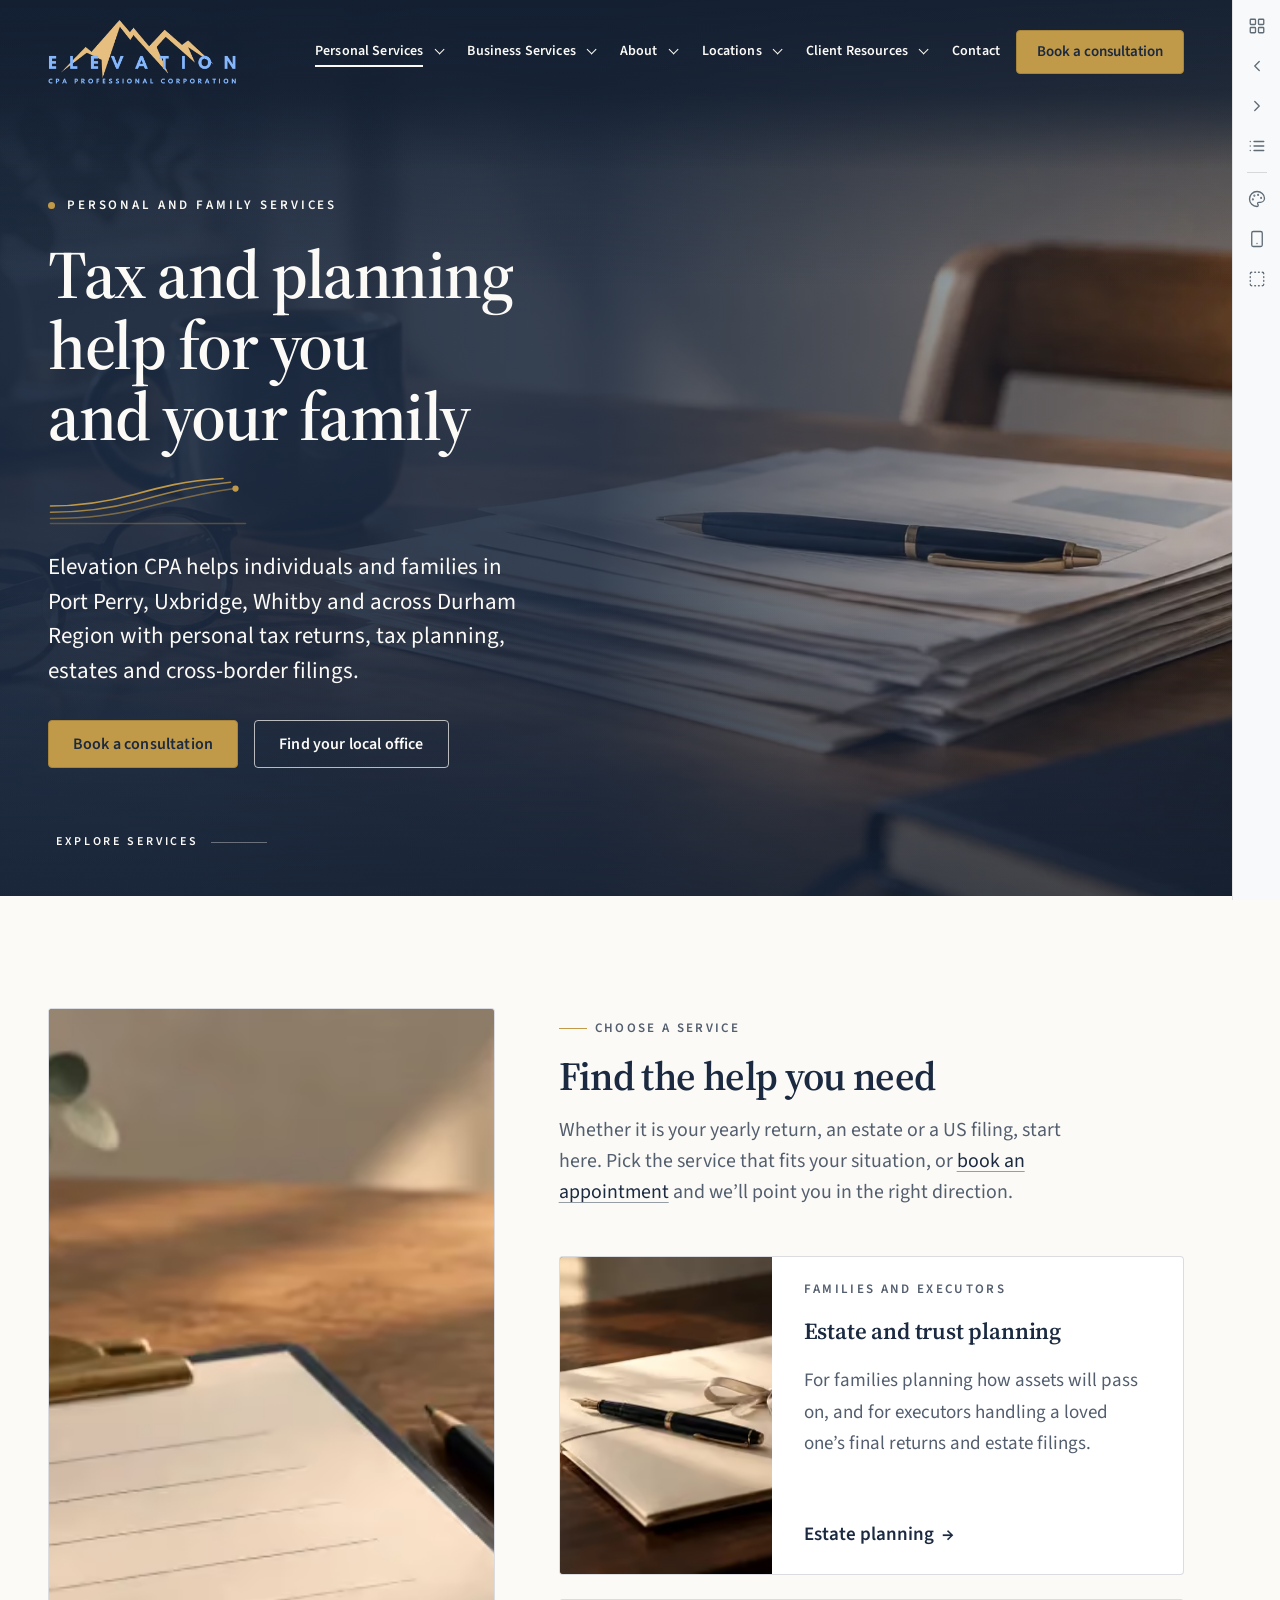
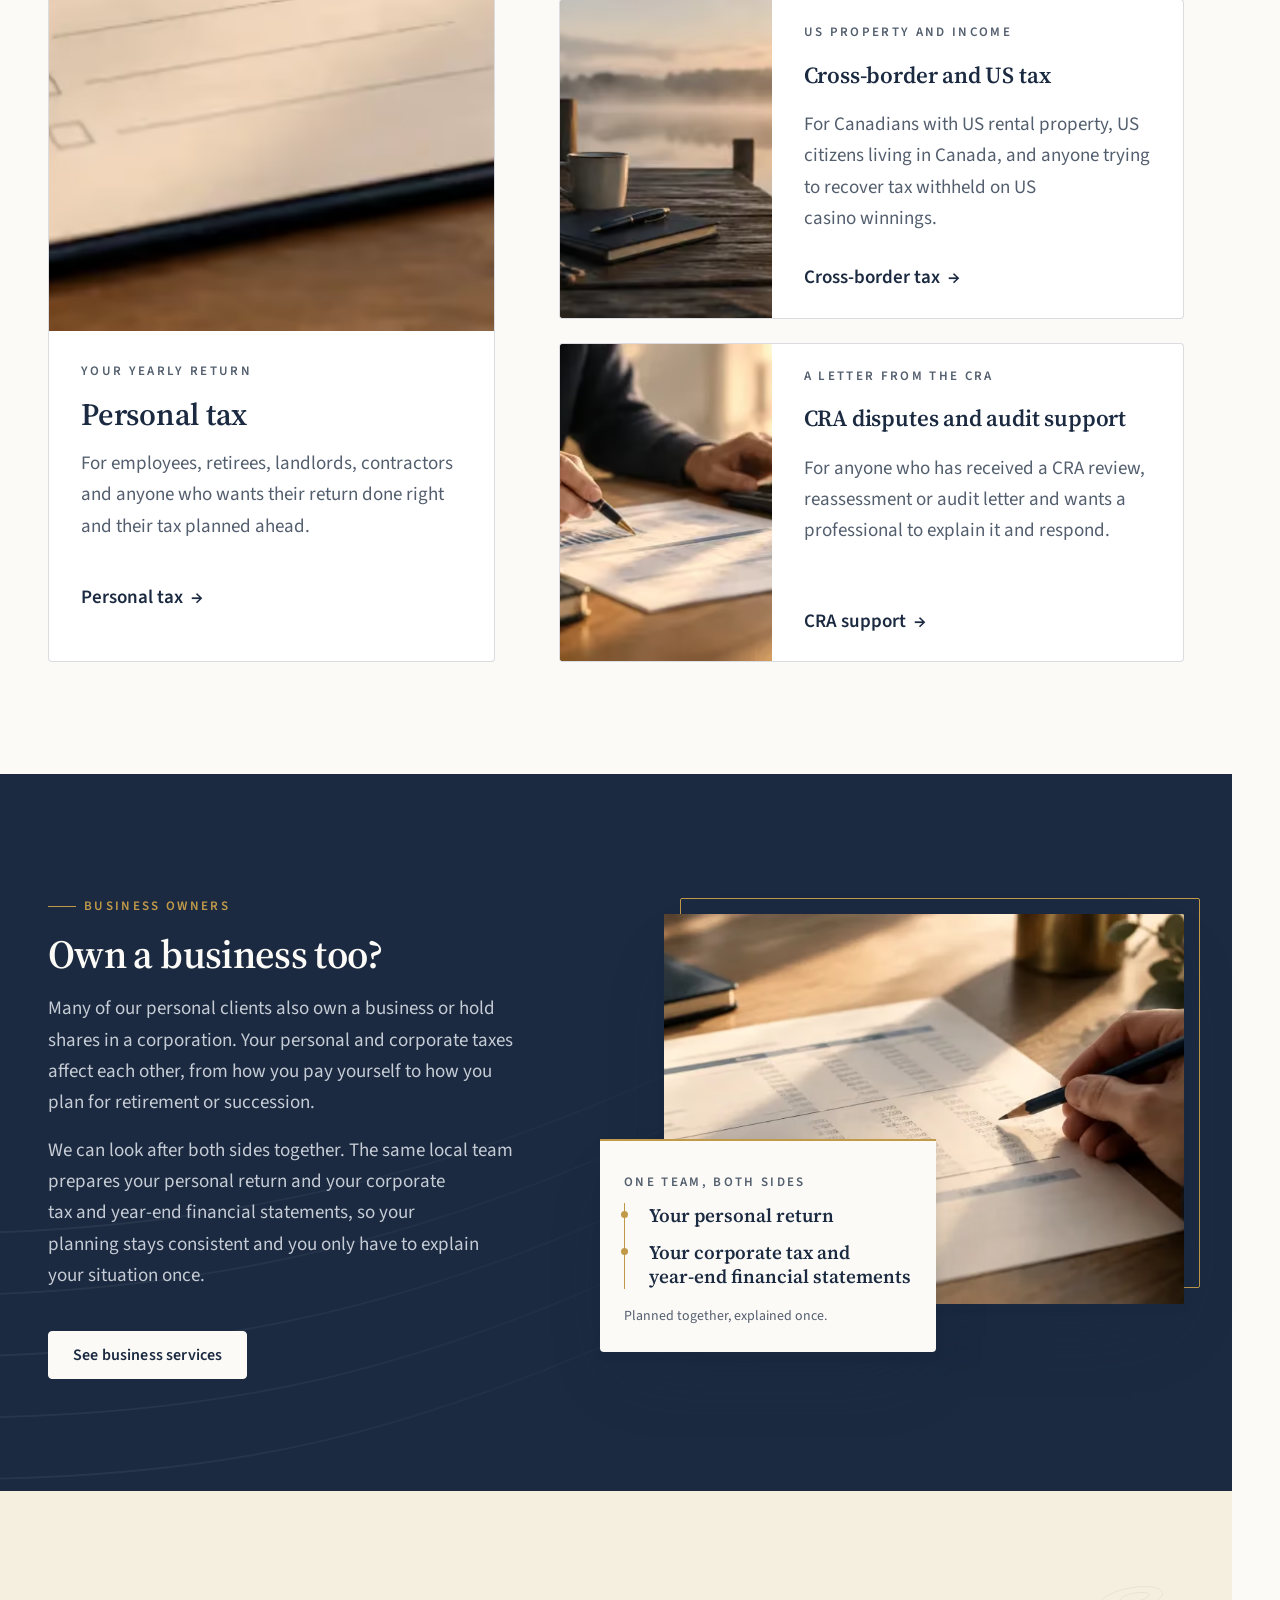
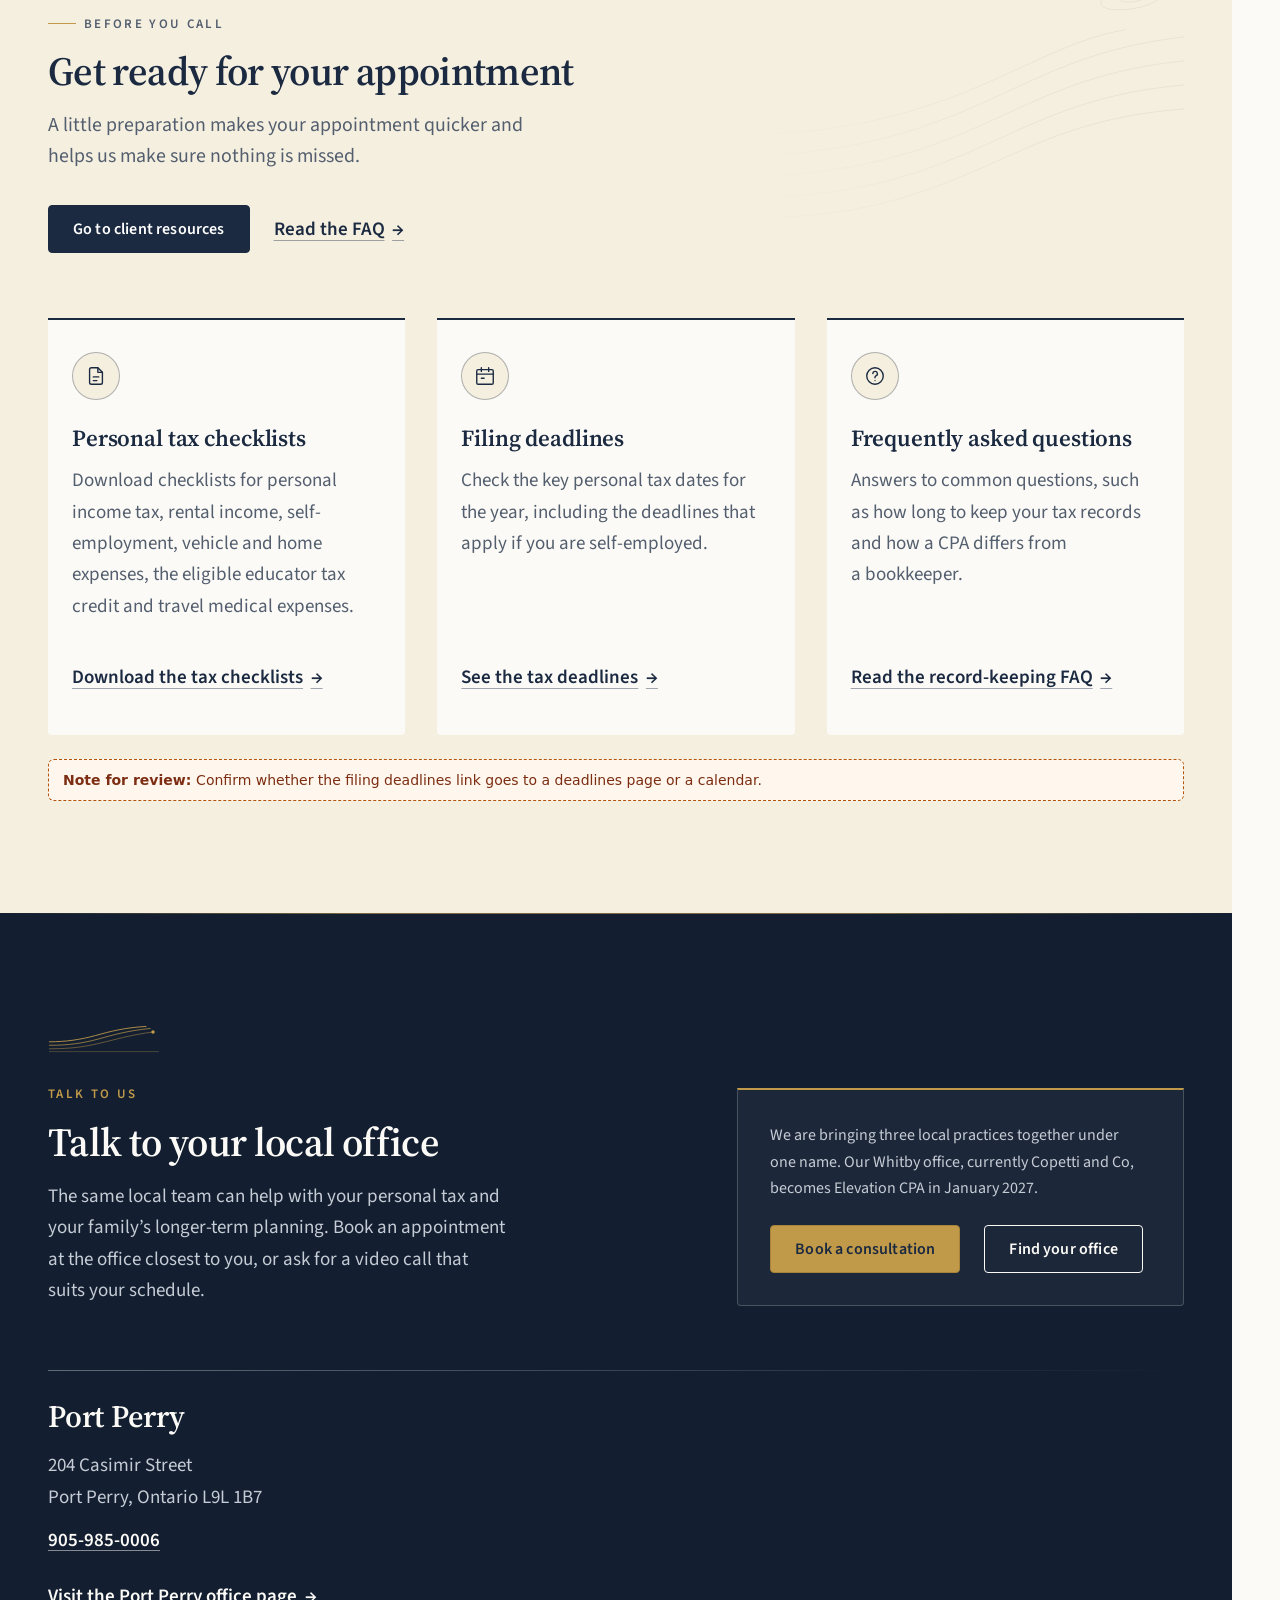
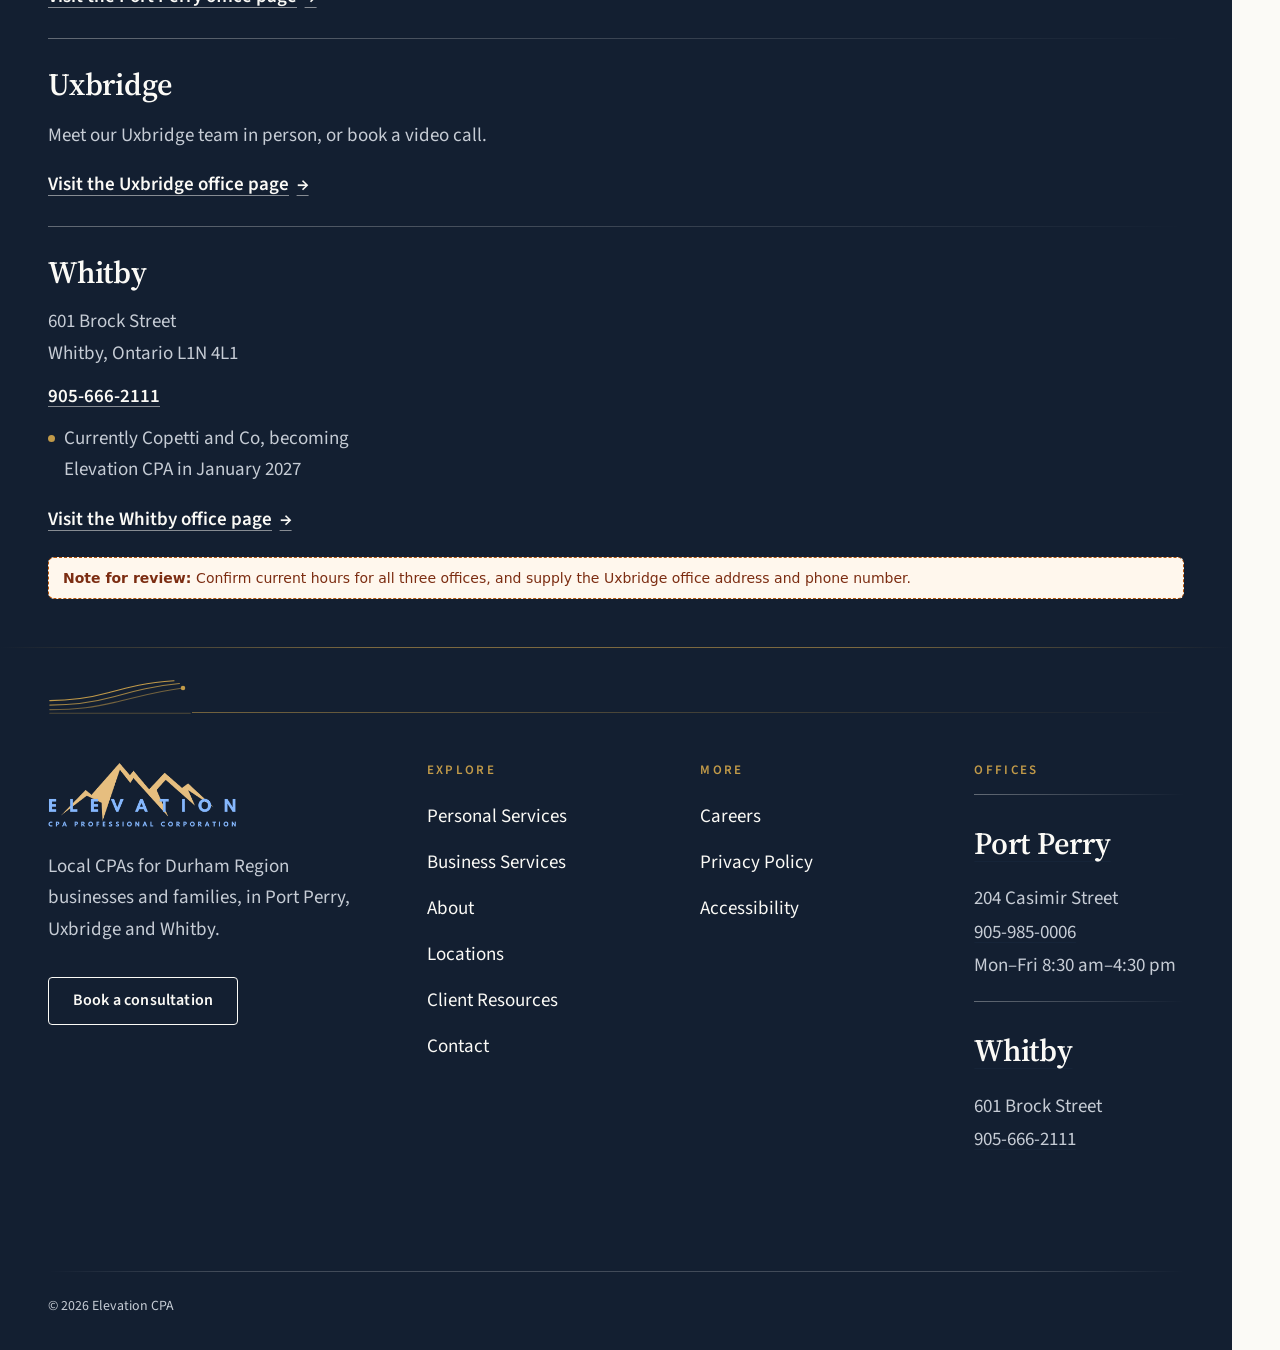
<file: v2/personal/index.html>
<!doctype html>
<html lang="en-CA">
<head>
<meta charset="utf-8">
<meta name="viewport" content="width=device-width, initial-scale=1">
<meta name="robots" content="noindex, nofollow">
<title>Personal and family tax services | Elevation CPA</title>
<meta name="description" content="Personal tax returns, estate and trust planning, US and cross-border filings and CRA support for families in Port Perry, Uxbridge, Whitby and Durham Region.">
<meta property="og:type" content="website">
<meta property="og:title" content="Personal and family tax services | Elevation CPA">
<meta property="og:description" content="Personal tax returns, estate and trust planning, US and cross-border filings and CRA support for families in Port Perry, Uxbridge, Whitby and Durham Region.">
<meta property="og:image" content="../assets/og/personal.jpg"><meta property="og:image:width" content="1200"><meta property="og:image:height" content="630"><meta name="twitter:card" content="summary_large_image">
<link rel="icon" type="image/png" sizes="32x32" href="../assets/brand/icon-32.png"><link rel="apple-touch-icon" href="../assets/brand/icon-180.png">
<link rel="preconnect" href="https://fonts.googleapis.com"><link rel="preconnect" href="https://fonts.gstatic.com" crossorigin>
<link rel="stylesheet" href="https://fonts.googleapis.com/css2?family=Source+Serif+4:wght@600;700&amp;family=Source+Sans+3:wght@400;600&amp;display=swap">
<link rel="preload" as="image" href="../assets/media/b204bb0b-ed0e-4fe9-b61d-82016b45c161-1328f98bcde1/800.webp" fetchpriority="high">
<link rel="stylesheet" href="../assets/base.css">
<link rel="stylesheet" href="../assets/system.css">
<style>/* Personal and family services */
.hero-horizon--page { min-height: max(36rem, 84svh); padding-bottom: var(--space-10); }
.hero-horizon--page .hero-media img { object-position: 66% 55%; }
.hero-horizon--page .hero-title { max-width: 16ch; }
.hero-horizon--page .hero-cue { bottom: var(--space-6); }
@media (max-width: 47.99em) {
  .hero-horizon--page { min-height: max(32rem, 88svh); padding-bottom: var(--space-8); }
}

/* Service index: tall lead card beside head and row cards */
.svc-layout {
  display: grid;
  grid-template-columns: minmax(0, 5fr) minmax(0, 7fr);
  grid-template-areas: "lead head" "lead list";
  gap: 0 var(--space-8);
  align-items: start;
}
.svc-layout > .section-head { grid-area: head; margin-bottom: var(--space-7); }
.svc-lead { grid-area: lead; }
.svc-list { grid-area: list; display: grid; gap: var(--space-5); margin: 0; padding: 0; list-style: none; }
.route-card--lead .route-card-media { aspect-ratio: 4 / 5; }
.route-card--lead .route-card-media img { object-position: 42% 50%; }
.route-card--row { flex-direction: row; }
.route-card--row .route-card-media { flex: 0 0 34%; aspect-ratio: auto; min-height: 11rem; }
.route-card--row .route-card-body { min-height: 0; padding: var(--space-5) var(--space-6); }
.route-card--row .route-card-title { font-size: var(--step-1); }
.route-card--row .route-card-more { padding-top: var(--space-3); }
@media (max-width: 56.24em) {
  .svc-layout { grid-template-columns: 1fr; grid-template-areas: "head" "lead" "list"; row-gap: var(--space-5); }
  .svc-layout > .section-head { margin-bottom: var(--space-3); }
  .route-card--lead .route-card-media { aspect-ratio: 3 / 2; }
}
@media (max-width: 30em) {
  .route-card--row { flex-direction: column; }
  .route-card--row .route-card-media { flex: none; aspect-ratio: 3 / 2; min-height: 0; }
}

/* Both sides: navy split with breakout chip */
.both-sides::before {
  content: "";
  position: absolute;
  inset: 0;
  z-index: -1;
  background: var(--texture-contour-light) left bottom / cover no-repeat;
  opacity: 0.06;
  -webkit-mask-image: linear-gradient(90deg, #000 10%, transparent 70%);
  mask-image: linear-gradient(90deg, #000 10%, transparent 70%);
}
.both-grid { display: grid; grid-template-columns: minmax(0, 1fr) minmax(0, 1fr); gap: var(--space-9); align-items: center; }
.both-text p { color: var(--c-on-dark-muted); max-width: 52ch; }
.both-text .button { margin-top: var(--space-5); }
.both-media { position: relative; margin-bottom: var(--space-7); }
.both-photo { --frame-x: 1rem; --frame-y: -1rem; }
.both-photo img { aspect-ratio: 4 / 3; object-position: 55% 50%; box-shadow: var(--shadow-3); }
.both-chip {
  position: absolute;
  z-index: 1;
  left: calc(-1 * var(--space-8));
  bottom: calc(-1 * var(--space-7));
  width: min(19rem, 78%);
  padding: var(--space-5);
  color: var(--c-navy);
  background: var(--c-paper);
  border-top: 2px solid var(--c-brass);
  border-radius: 0 0 var(--radius) var(--radius);
  box-shadow: var(--shadow-3);
}
.both-sides .both-chip .eyebrow { color: var(--c-muted); margin-bottom: var(--space-3); }
.both-list { display: grid; gap: var(--space-3); margin: 0; padding: 0 0 0 var(--space-5); list-style: none; border-left: 1px solid var(--c-brass); }
.both-list li { position: relative; font-family: var(--font-serif); font-weight: 600; line-height: 1.3; }
.both-list li::before {
  content: "";
  position: absolute;
  left: calc(-1 * var(--space-5) - 4px);
  top: 0.45em;
  width: 7px;
  height: 7px;
  border-radius: 50%;
  background: var(--c-brass);
}
.both-chip-foot { margin: var(--space-4) 0 0; font-size: var(--step--1); color: var(--c-muted); }
@media (max-width: 56.24em) {
  .both-grid { grid-template-columns: 1fr; gap: var(--space-7); }
  .both-media { margin-bottom: 0; }
  .both-chip { position: relative; left: auto; bottom: auto; margin: -2.5rem 0 0 auto; width: min(19rem, 88%); }
}

/* Preparation band */
.prep::before {
  content: "";
  position: absolute;
  inset: 0 0 0 35%;
  z-index: -1;
  background: var(--texture-contour) right center / cover no-repeat;
  opacity: 0.12;
  -webkit-mask-image: linear-gradient(to left, #000 25%, transparent 95%);
  mask-image: linear-gradient(to left, #000 25%, transparent 95%);
}
.prep-grid { display: grid; grid-template-columns: minmax(0, 5fr) minmax(0, 7fr); gap: var(--space-8); align-items: start; }
.prep-head { position: sticky; top: calc(var(--pv-top, 0px) + var(--header-h) + var(--space-6)); margin-bottom: 0; }
.prep-head .button-row { margin-top: var(--space-6); }
.prep-list { margin: 0; padding: 0; list-style: none; }
.prep-item { position: relative; display: grid; grid-template-columns: 3rem minmax(0, 1fr); gap: 0 var(--space-5); padding-block: var(--space-6); }
.prep-item::before,
.prep-item:last-child::after {
  content: "";
  position: absolute;
  left: 0;
  right: 0;
  top: 0;
  height: 1px;
  background: linear-gradient(90deg, var(--color-hairline-strong), var(--color-hairline-strong) 70%, transparent);
}
.prep-item:last-child::after { top: auto; bottom: 0; }
.prep-icon {
  grid-row: 1 / span 4;
  display: grid;
  place-items: center;
  width: 3rem;
  height: 3rem;
  color: var(--c-navy);
  background: var(--c-paper);
  border: 1px solid var(--color-hairline-strong);
  border-radius: 50%;
  transition: border-color var(--dur-2) var(--ease-out), transform var(--dur-2) var(--ease-spring);
}
.prep-icon .icon { width: 1.375rem; height: 1.375rem; }
.prep-item:hover .prep-icon,
.prep-item:focus-within .prep-icon { border-color: var(--c-brass-dark); transform: translateY(-2px); }
.prep-item > :not(.prep-icon) { grid-column: 2; }
.prep-item h3 { font-size: var(--step-2); margin-bottom: var(--space-2); }
.prep-item p { color: var(--c-muted); max-width: 56ch; }
.prep-item .text-link { justify-self: start; margin-top: var(--space-2); }
@media (max-width: 56.24em) {
  .prep-grid { grid-template-columns: 1fr; gap: var(--space-5); }
  .prep-head { position: static; }
}
@media (max-width: 30em) {
  .prep-item { grid-template-columns: 1fr; }
  .prep-icon { grid-row: auto; margin-bottom: var(--space-4); }
  .prep-item > :not(.prep-icon) { grid-column: 1; }
}

/* Local office close */
.local-close { padding-top: var(--section-y); }
.local-close .footer-offices-head .section-title { margin-bottom: var(--space-4); }
.local-intro { max-width: 40rem; }
.local-intro p:not(.eyebrow) { max-width: 52ch; color: var(--c-on-dark-muted); }
.local-intro .local-merge { padding-left: var(--space-4); border-left: 1px solid var(--c-brass); font-size: var(--step--1); }
.local-close .ornament { margin-bottom: var(--space-5); }
.local-close .footer-office-hours { margin-bottom: var(--space-1); }

@media (prefers-reduced-motion: reduce) {
  .prep-item:hover .prep-icon, .prep-item:focus-within .prep-icon { transform: none; }
}

/* Revision 1 */
/* Services: lead card fills the stack, rows equal */
@media (min-width: 56.25em) {
  .svc-lead { align-self: stretch; display: flex; }
  .svc-lead .route-card { flex: 1; height: auto; }
  .route-card--lead .route-card-media { flex: 1 1 auto; aspect-ratio: auto; min-height: 20rem; }
  .route-card--lead .route-card-body { flex: none; min-height: 0; }
  .svc-list { grid-auto-rows: 1fr; }
  .route-card--row .route-card-media { min-height: 12rem; }
}

/* One team chip on phones */
.both-list li { text-wrap: balance; }
@media (max-width: 56.24em) {
  .both-photo { --frame-x: 0.625rem; --frame-y: -0.625rem; margin-right: 0.625rem; }
  .both-chip { width: auto; margin: -2.5rem 0 0 var(--space-4); }
}

/* Preparation band: full-width intro, three tiles */
.prep-top { position: relative; }
.prep-top::after {
  content: "";
  position: absolute;
  z-index: -1;
  top: calc(-1 * var(--space-6));
  bottom: var(--space-6);
  left: 58%;
  right: 0;
  background: var(--texture-contour) right center / contain no-repeat;
  opacity: 0.09;
  -webkit-mask-image: linear-gradient(to left, #000 30%, transparent 95%);
  mask-image: linear-gradient(to left, #000 30%, transparent 95%);
  pointer-events: none;
}
.prep-intro { max-width: 40rem; }
.prep-intro .button-row { margin-top: var(--space-6); }
.prep-tiles {
  display: grid;
  grid-template-columns: repeat(3, minmax(0, 1fr));
  gap: var(--space-6);
  margin: 0;
  padding: 0;
  list-style: none;
}
.prep-tile {
  display: flex;
  flex-direction: column;
  padding: var(--space-6);
  background: var(--c-paper);
  border-top: 2px solid var(--c-navy);
  border-radius: 0 0 var(--radius) var(--radius);
  transition: box-shadow var(--dur-3) var(--ease-out), transform var(--dur-3) var(--ease-out);
}
.prep-tile:hover,
.prep-tile:focus-within { box-shadow: var(--shadow-2); transform: translateY(-2px); }
.prep-tile-icon {
  display: grid;
  place-items: center;
  width: 3rem;
  height: 3rem;
  margin-bottom: var(--space-5);
  color: var(--c-navy);
  background: var(--c-sand);
  border: 1px solid var(--color-hairline-strong);
  border-radius: 50%;
  transition: border-color var(--dur-2) var(--ease-out);
}
.prep-tile:hover .prep-tile-icon,
.prep-tile:focus-within .prep-tile-icon { border-color: var(--c-brass-dark); }
.prep-tile-icon .icon { width: 1.375rem; height: 1.375rem; }
.prep-tile-title { font-size: var(--step-2); margin-bottom: var(--space-3); }
.prep-tile p { color: var(--c-muted); }
.prep-tile .text-link { align-self: flex-start; margin-top: auto; padding-top: var(--space-5); }
.prep-tile .editor-note { margin-top: var(--space-3); }
@media (max-width: 64em) {
  .prep-tiles { grid-template-columns: repeat(2, minmax(0, 1fr)); }
  .prep-tile:last-child { grid-column: 1 / -1; }
}
@media (max-width: 56.24em) {
  .prep-tiles { grid-template-columns: 1fr; gap: var(--space-5); }
  .prep-top::after { content: none; }
}
@media (max-width: 40em) { .prep-tile { padding: var(--space-5); } }

/* Local close: intro left, defined action block right */
.local-head {
  display: grid;
  grid-template-columns: minmax(0, 7fr) minmax(0, 5fr);
  gap: var(--space-6) var(--space-8);
  align-items: end;
  margin-bottom: var(--space-8);
}
.local-actions {
  padding: var(--space-6);
  background: rgba(251, 250, 246, 0.04);
  border: 1px solid var(--color-hairline-dark);
  border-top: 2px solid var(--c-brass);
  border-radius: 0 0 var(--radius) var(--radius);
}
.local-actions .local-merge { margin-bottom: var(--space-5); font-size: 1rem; color: var(--c-on-dark-muted); max-width: 46ch; }
.local-office { display: flex; flex-direction: column; }
.local-office address,
.local-office-where { margin-bottom: var(--space-1); color: var(--c-on-dark-muted); }
.local-office-note { margin: 0 0 var(--space-1); font-size: 1rem; color: var(--c-on-dark-muted); max-width: 34ch; }
.local-office .text-link { align-self: flex-start; margin-top: auto; padding-top: var(--space-4); }
@media (max-width: 56.24em) {
  .local-head { grid-template-columns: 1fr; }
}
@media (max-width: 40em) {
  .local-actions { padding: var(--space-5); }
  .local-actions .button { flex: 1 1 100%; }
}

/* Footer on phones: two link columns */
@media (max-width: 47.99em) {
  .footer-grid { grid-template-columns: 1fr 1fr; gap: var(--space-7) var(--space-5); }
  .footer-brand, .footer-contact { grid-column: 1 / -1; }
}

/* Wide screens: hero holds its presence */
@media (min-width: 100em) {
  .hero-horizon--page .hero-content { max-width: 56rem; }
  .hero-horizon--page .hero-title { font-size: clamp(4.25rem, 1rem + 3.4vw, 5.5rem); max-width: 15ch; }
  .hero-horizon--page .hero-intro { font-size: 1.5rem; max-width: 46ch; }
  .hero-horizon--page .hero-label { font-size: 0.9375rem; }
  .hero-horizon--page .hero-rule { width: 15rem; }
  .hero-horizon--page .button { min-height: 3.5rem; padding: 0.75rem 2rem; font-size: 1.125rem; }
  .site-header .nav-list > .nav-item > .nav-link { font-size: 1rem; }
  .header-cta { font-size: 1rem; padding: 0.625rem 1.5rem; }
}

@media (prefers-reduced-motion: reduce) {
  .prep-tile:hover, .prep-tile:focus-within { transform: none; }
}

/* Revision 2 */
/* Revision 2 */

/* One team chip: two clean lines, no split compound */
.both-list li { text-wrap: pretty; }
@media (min-width: 56.25em) {
  .both-chip { width: min(21rem, 86%); }
}

/* Preparation tiles: titles and links on one line, links share the card foot */
.prep-tile-title { font-size: var(--step-1); line-height: 1.25; }
.prep-tile .text-link { white-space: nowrap; }
.prep-band .editor-note { margin-top: var(--space-5); }
@media (min-width: 64.01em) {
  .prep-tile { padding: var(--space-6) var(--space-5); }
}
@media (max-width: 22.5em) {
  .prep-tile .text-link { white-space: normal; }
}

/* Whitby merger line: a fact, not a footnote */
.local-office-note {
  position: relative;
  padding-left: var(--space-4);
  font-size: var(--step-0);
  line-height: var(--lh-body);
  color: var(--c-on-dark-muted);
  margin-bottom: var(--space-1);
}
.local-office-note::before {
  content: "";
  position: absolute;
  left: 0;
  top: 0.65em;
  width: 0.4375rem;
  height: 0.4375rem;
  border-radius: 50%;
  background: var(--c-brass);
}

/* Phone footer: tighter link rhythm, 44px targets kept */
@media (max-width: 47.99em) {
  .footer-inner { padding-top: var(--space-8); }
  .footer-nav li + li { margin-top: 0; }
  .footer-nav a { min-height: 2.75rem; }
  .footer-grid { row-gap: var(--space-6); }
  .footer-legal { margin-top: var(--space-6); }
}

/* Wide screens: the hero carries real presence */
@media (min-width: 100em) {
  .hero-horizon--page .hero-content { max-width: 64rem; }
  .hero-horizon--page .hero-title {
    font-size: clamp(5rem, 0.6rem + 4.6vw, 6.5rem);
    max-width: 16ch;
    margin-bottom: var(--space-6);
  }
  .hero-horizon--page .hero-intro { font-size: 1.5rem; max-width: 48ch; margin-bottom: var(--space-7); }
  .hero-horizon--page .hero-label { font-size: 1rem; margin-bottom: var(--space-6); }
  .hero-horizon--page .hero-rule { width: 17rem; margin-bottom: var(--space-6); }
  .hero-horizon--page .button { min-height: 3.25rem; padding: 0.75rem 2.25rem; font-size: 1.125rem; }
  .hero-horizon--page .hero-cue { font-size: 0.875rem; }
  .site-header .nav-list > .nav-item > .nav-link { font-size: 1.0625rem; }
  .site-header .nav-list { gap: 2rem; }
  .header-cta { min-height: 3.25rem; font-size: 1.0625rem; padding: 0.75rem 1.75rem; }
  .site-header--over-hero:not(.is-scrolled):not(.menu-open) { --logo-h: 5.25rem; }
  .route-card--lead .route-card-media img { object-position: 46% 72%; }
}</style>
<link rel="stylesheet" href="../assets/preview.css">

</head>
<body>
<nav class="pv-bar" aria-label="Design preview">
<a class="pv-i" href="../index.html" aria-label="Elevation CPA design concept, version 2: overview" data-tip="Elevation CPA design concept, version 2"><svg viewBox="0 0 24 24" width="18" height="18" fill="none" stroke="currentColor" stroke-width="1.75" stroke-linecap="round" stroke-linejoin="round" aria-hidden="true" focusable="false"><rect width="7" height="7" x="3" y="3" rx="1"/><rect width="7" height="7" x="14" y="3" rx="1"/><rect width="7" height="7" x="14" y="14" rx="1"/><rect width="7" height="7" x="3" y="14" rx="1"/></svg></a>
<a class="pv-i" rel="prev" href="../home/index.html" aria-label="Previous page: Home" data-tip="Previous: Home (←)"><svg viewBox="0 0 24 24" width="18" height="18" fill="none" stroke="currentColor" stroke-width="1.75" stroke-linecap="round" stroke-linejoin="round" aria-hidden="true" focusable="false"><path d="m15 18-6-6 6-6"/></svg></a><a class="pv-i" rel="next" href="../personal/personal-tax/index.html" aria-label="Next page: Personal Tax" data-tip="Next: Personal Tax (→)"><svg viewBox="0 0 24 24" width="18" height="18" fill="none" stroke="currentColor" stroke-width="1.75" stroke-linecap="round" stroke-linejoin="round" aria-hidden="true" focusable="false"><path d="m9 18 6-6-6-6"/></svg></a>
<button type="button" class="pv-i" id="pv-pages" aria-expanded="false" aria-controls="pv-pages-menu" aria-label="Pages (now: Personal and Family Services · Personal and Family Services)" data-tip="Pages · Personal and Family Services · Personal and Family Services"><svg viewBox="0 0 24 24" width="18" height="18" fill="none" stroke="currentColor" stroke-width="1.75" stroke-linecap="round" stroke-linejoin="round" aria-hidden="true" focusable="false"><path d="M3 12h.01"/><path d="M3 18h.01"/><path d="M3 6h.01"/><path d="M8 12h13"/><path d="M8 18h13"/><path d="M8 6h13"/></svg></button>
<div class="pv-menu" id="pv-pages-menu" hidden><p class="pv-group">Homepage</p><ul><li><a href="../home/index.html">Home</a></li></ul><p class="pv-group">Personal and Family Services</p><ul><li><a href="../personal/index.html" aria-current="page">Personal and Family Services</a></li><li><a href="../personal/personal-tax/index.html">Personal Tax</a></li></ul><p class="pv-group">Business Services</p><ul><li><a href="../business/index.html">Business Services</a></li><li><a href="../business/corporate-tax/index.html">Corporate Tax and Financial Statements</a></li></ul><p class="pv-group">About</p><ul><li><a href="../about/index.html">About</a></li><li><a href="../about/team/index.html">Our Team</a></li></ul><p class="pv-group">Locations</p><ul><li><a href="../locations/port-perry/index.html">Port Perry Office</a></li></ul><p class="pv-group">Contact and Book a Consultation</p><ul><li><a href="../contact/index.html">Contact and Book a Consultation</a></li></ul></div>
<span class="pv-sep" aria-hidden="true"></span>
<a class="pv-i" href="../design-system/index.html" aria-label="Design system" data-tip="Design system"><svg viewBox="0 0 24 24" width="18" height="18" fill="none" stroke="currentColor" stroke-width="1.75" stroke-linecap="round" stroke-linejoin="round" aria-hidden="true" focusable="false"><circle cx="13.5" cy="6.5" r=".5" fill="currentColor"/><circle cx="17.5" cy="10.5" r=".5" fill="currentColor"/><circle cx="8.5" cy="7.5" r=".5" fill="currentColor"/><circle cx="6.5" cy="12.5" r=".5" fill="currentColor"/><path d="M12 2C6.5 2 2 6.5 2 12s4.5 10 10 10c.926 0 1.648-.746 1.648-1.688 0-.437-.18-.835-.437-1.125-.29-.289-.438-.652-.438-1.125a1.64 1.64 0 0 1 1.668-1.668h1.996c3.051 0 5.555-2.503 5.555-5.554C21.965 6.012 17.461 2 12 2z"/></svg></a>
<button type="button" class="pv-i" id="pv-mobile" aria-pressed="false" aria-label="Phone width" data-tip="Phone width"><svg viewBox="0 0 24 24" width="18" height="18" fill="none" stroke="currentColor" stroke-width="1.75" stroke-linecap="round" stroke-linejoin="round" aria-hidden="true" focusable="false"><rect width="14" height="20" x="5" y="2" rx="2" ry="2"/><path d="M12 18h.01"/></svg></button>
<button type="button" class="pv-i" id="pv-structure" aria-pressed="false" aria-label="Structure only" data-tip="Structure only"><svg viewBox="0 0 24 24" width="18" height="18" fill="none" stroke="currentColor" stroke-width="1.75" stroke-linecap="round" stroke-linejoin="round" aria-hidden="true" focusable="false"><path d="M5 3a2 2 0 0 0-2 2"/><path d="M19 3a2 2 0 0 1 2 2"/><path d="M21 19a2 2 0 0 1-2 2"/><path d="M5 21a2 2 0 0 1-2-2"/><path d="M9 3h1"/><path d="M9 21h1"/><path d="M14 3h1"/><path d="M14 21h1"/><path d="M3 9v1"/><path d="M21 9v1"/><path d="M3 14v1"/><path d="M21 14v1"/></svg></button>
<span class="pv-grow" aria-hidden="true"></span>
<button type="button" class="pv-i pv-approve" id="pv-approve" aria-label="Approve this version" data-tip="Approve this version"><svg viewBox="0 0 24 24" width="18" height="18" fill="none" stroke="currentColor" stroke-width="1.75" stroke-linecap="round" stroke-linejoin="round" aria-hidden="true" focusable="false"><path d="M20 6 9 17l-5-5"/></svg></button>
</nav>
<header class="site-header site-header--over-hero" data-header><a class="skip-link" href="#main">Skip to main content</a><div class="header-bar"><div class="header-inner"><a class="brand" href="../home/index.html" aria-label="Elevation CPA home"><img class="brand-logo brand-logo--on-dark" src="../assets/brand/logo-on-dark.png" alt="" width="344" height="117"><img class="brand-logo brand-logo--on-light" src="../assets/brand/logo-on-light.png" alt="" width="344" height="117"></a><nav class="main-nav" id="main-nav" aria-label="Main"><ul class="nav-list"><li class="nav-item has-children"><a class="nav-link is-current" href="../personal/index.html" aria-current="page">Personal Services</a><button class="submenu-toggle" type="button" data-submenu-toggle aria-expanded="false" aria-controls="sub-personal-and-family-services"><span class="sr-only">Personal and Family Services pages</span></button><ul class="submenu" id="sub-personal-and-family-services"><li class="nav-item"><a class="nav-link" href="../personal/personal-tax/index.html">Personal Tax</a></li><li class="nav-item"><a class="nav-link" href="#" data-unbuilt="1">Estate and Trust Planning</a></li><li class="nav-item"><a class="nav-link" href="#" data-unbuilt="1">Cross-Border and US Tax</a></li></ul></li><li class="nav-item has-children"><a class="nav-link" href="../business/index.html">Business Services</a><button class="submenu-toggle" type="button" data-submenu-toggle aria-expanded="false" aria-controls="sub-business-services"><span class="sr-only">Business Services pages</span></button><ul class="submenu" id="sub-business-services"><li class="nav-item"><a class="nav-link" href="../business/corporate-tax/index.html">Corporate Tax and Financial Statements</a></li><li class="nav-item"><a class="nav-link" href="#" data-unbuilt="1">Bookkeeping, Payroll and HST</a></li><li class="nav-item"><a class="nav-link" href="#" data-unbuilt="1">Business Advisory</a></li><li class="nav-item"><a class="nav-link" href="#" data-unbuilt="1">Audit and Review Engagements</a></li><li class="nav-item"><a class="nav-link" href="#" data-unbuilt="1">CRA Disputes and Audit Support</a></li></ul></li><li class="nav-item has-children"><a class="nav-link" href="../about/index.html">About</a><button class="submenu-toggle" type="button" data-submenu-toggle aria-expanded="false" aria-controls="sub-about"><span class="sr-only">About pages</span></button><ul class="submenu" id="sub-about"><li class="nav-item"><a class="nav-link" href="../about/team/index.html">Our Team</a></li></ul></li><li class="nav-item has-children"><a class="nav-link" href="#" data-unbuilt="1">Locations</a><button class="submenu-toggle" type="button" data-submenu-toggle aria-expanded="false" aria-controls="sub-locations"><span class="sr-only">Locations pages</span></button><ul class="submenu" id="sub-locations"><li class="nav-item"><a class="nav-link" href="../locations/port-perry/index.html">Port Perry Office</a></li><li class="nav-item"><a class="nav-link" href="#" data-unbuilt="1">Uxbridge Office</a></li><li class="nav-item"><a class="nav-link" href="#" data-unbuilt="1">Whitby Office</a></li></ul></li><li class="nav-item has-children"><a class="nav-link" href="#" data-unbuilt="1">Client Resources</a><button class="submenu-toggle" type="button" data-submenu-toggle aria-expanded="false" aria-controls="sub-client-resources"><span class="sr-only">Client Resources pages</span></button><ul class="submenu" id="sub-client-resources"><li class="nav-item"><a class="nav-link" href="#" data-unbuilt="1">Frequently Asked Questions</a></li></ul></li><li class="nav-item"><a class="nav-link" href="../contact/index.html">Contact</a></li></ul></nav><a class="header-cta" href="../contact/index.html" aria-label="Book a consultation"><span class="header-cta-short">Consultation</span><span class="header-cta-full">Book a consultation</span></a><button class="menu-toggle" type="button" data-menu-toggle aria-controls="main-nav" aria-expanded="false"><span class="menu-toggle-label">Menu</span></button></div></div></header>
<main id="main">
<section class="hero-horizon hero-horizon--page" data-hero="" aria-labelledby="hero-title">
  <div class="hero-media">
    <picture><source type="image/avif" srcset="../assets/media/b204bb0b-ed0e-4fe9-b61d-82016b45c161-1328f98bcde1/480.avif 480w, ../assets/media/b204bb0b-ed0e-4fe9-b61d-82016b45c161-1328f98bcde1/800.avif 800w, ../assets/media/b204bb0b-ed0e-4fe9-b61d-82016b45c161-1328f98bcde1/1200.avif 1200w, ../assets/media/b204bb0b-ed0e-4fe9-b61d-82016b45c161-1328f98bcde1/1536.avif 1536w" sizes="100vw"><source type="image/webp" srcset="../assets/media/b204bb0b-ed0e-4fe9-b61d-82016b45c161-1328f98bcde1/480.webp 480w, ../assets/media/b204bb0b-ed0e-4fe9-b61d-82016b45c161-1328f98bcde1/800.webp 800w, ../assets/media/b204bb0b-ed0e-4fe9-b61d-82016b45c161-1328f98bcde1/1200.webp 1200w, ../assets/media/b204bb0b-ed0e-4fe9-b61d-82016b45c161-1328f98bcde1/1536.webp 1536w" sizes="100vw"><img src="../assets/media/b204bb0b-ed0e-4fe9-b61d-82016b45c161-1328f98bcde1/1200.webp" alt="A stack of papers with a pen, a pair of reading glasses and a blue mug on a sunlit wooden table" width="1536" height="1024" loading="eager" fetchpriority="high" decoding="async" data-media-id="b204bb0b-ed0e-4fe9-b61d-82016b45c161" data-max-width="1536" data-provenance="generated" style="object-position:60% 65%;background-image:url([data-uri])"></picture>
  </div>
  <div class="container container--wide">
    <div class="hero-content">
      <p class="hero-label">Personal and family services</p>
      <h1 class="hero-title" id="hero-title">Tax and planning help for you and your&nbsp;family</h1>
      <span class="hero-rule" aria-hidden="true"></span>
      <p class="hero-intro">Elevation CPA helps individuals and families in Port Perry, Uxbridge, Whitby and across Durham Region with personal tax returns, tax planning, estates and cross-border&nbsp;filings.</p>
      <div class="hero-actions">
        <a class="button button--primary" href="../contact/index.html">Book a consultation</a>
        <a class="button button--ghost" href="#offices">Find your local office</a>
      </div>
    </div>
  </div>
  <a class="hero-cue" href="#services">
    <span>Explore services</span>
    <span class="hero-cue-line" aria-hidden="true"></span>
  </a>
</section>

<section class="section section--light" id="services" aria-labelledby="services-title">
  <div class="container">
    <div class="svc-layout">
      <div class="section-head" data-reveal="">
        <p class="eyebrow eyebrow--rule">Choose a service</p>
        <h2 class="section-title" id="services-title">Find the help you&nbsp;need</h2>
        <p class="section-intro">Whether it is your yearly return, an estate or a US filing, start here. Pick the service that fits your situation, or <a href="../contact/index.html">book an appointment</a> and we’ll point you in the right&nbsp;direction.</p>
      </div>

      <div class="svc-lead" data-reveal="" style="--reveal-index: 1">
        <article class="route-card route-card--lead">
          <div class="route-card-media">
            <picture><source type="image/avif" srcset="../assets/media/0829ce72-72c6-4db9-ab51-059472696d07-1c9185b1bfee/480.avif 480w, ../assets/media/0829ce72-72c6-4db9-ab51-059472696d07-1c9185b1bfee/800.avif 800w, ../assets/media/0829ce72-72c6-4db9-ab51-059472696d07-1c9185b1bfee/1200.avif 1200w, ../assets/media/0829ce72-72c6-4db9-ab51-059472696d07-1c9185b1bfee/1536.avif 1536w" sizes="(min-width: 56.25em) 40vw, 100vw"><source type="image/webp" srcset="../assets/media/0829ce72-72c6-4db9-ab51-059472696d07-1c9185b1bfee/480.webp 480w, ../assets/media/0829ce72-72c6-4db9-ab51-059472696d07-1c9185b1bfee/800.webp 800w, ../assets/media/0829ce72-72c6-4db9-ab51-059472696d07-1c9185b1bfee/1200.webp 1200w, ../assets/media/0829ce72-72c6-4db9-ab51-059472696d07-1c9185b1bfee/1536.webp 1536w" sizes="(min-width: 56.25em) 40vw, 100vw"><img src="../assets/media/0829ce72-72c6-4db9-ab51-059472696d07-1c9185b1bfee/1200.webp" alt="A clipboard with a blank checklist, a pencil and a stack of receipts on a wooden desk in warm sunlight" width="1536" height="1024" loading="lazy" decoding="async" data-media-id="0829ce72-72c6-4db9-ab51-059472696d07" data-max-width="1536" data-provenance="generated" style="object-position:45% 60%;background-image:url([data-uri])"></picture>
          </div>
          <div class="route-card-body">
            <p class="eyebrow">Your yearly return</p>
            <h3 class="route-card-title"><a class="route-card-link" href="../personal/personal-tax/index.html">Personal tax</a></h3>
            <p>For employees, retirees, landlords, contractors and anyone who wants their return done right and their tax planned&nbsp;ahead.</p>
            <span class="route-card-more" aria-hidden="true">Personal tax</span>
          </div>
        </article>
      </div>

      <ul class="svc-list">
        <li data-reveal="" style="--reveal-index: 2">
          <article class="route-card route-card--row">
            <div class="route-card-media">
              <picture><source type="image/avif" srcset="../assets/media/13063005-6ef7-4948-a06c-6f1b036adc57-91e8cff138f2/480.avif 480w, ../assets/media/13063005-6ef7-4948-a06c-6f1b036adc57-91e8cff138f2/800.avif 800w, ../assets/media/13063005-6ef7-4948-a06c-6f1b036adc57-91e8cff138f2/1200.avif 1200w, ../assets/media/13063005-6ef7-4948-a06c-6f1b036adc57-91e8cff138f2/1536.avif 1536w" sizes="(min-width: 56.25em) 20vw, (min-width: 30em) 34vw, 100vw"><source type="image/webp" srcset="../assets/media/13063005-6ef7-4948-a06c-6f1b036adc57-91e8cff138f2/480.webp 480w, ../assets/media/13063005-6ef7-4948-a06c-6f1b036adc57-91e8cff138f2/800.webp 800w, ../assets/media/13063005-6ef7-4948-a06c-6f1b036adc57-91e8cff138f2/1200.webp 1200w, ../assets/media/13063005-6ef7-4948-a06c-6f1b036adc57-91e8cff138f2/1536.webp 1536w" sizes="(min-width: 56.25em) 20vw, (min-width: 30em) 34vw, 100vw"><img src="../assets/media/13063005-6ef7-4948-a06c-6f1b036adc57-91e8cff138f2/1200.webp" alt="A fountain pen resting on a ribbon-tied cream document folder on a dark wooden desk" width="1536" height="1024" loading="lazy" decoding="async" data-media-id="13063005-6ef7-4948-a06c-6f1b036adc57" data-max-width="1536" data-provenance="generated" style="object-position:52% 55%;background-image:url([data-uri])"></picture>
            </div>
            <div class="route-card-body">
              <p class="eyebrow">Families and executors</p>
              <h3 class="route-card-title"><a class="route-card-link" href="#" data-unbuilt="1">Estate and trust planning</a></h3>
              <p>For families planning how assets will pass on, and for executors handling a loved one’s final returns and estate&nbsp;filings.</p>
              <span class="route-card-more" aria-hidden="true">Estate planning</span>
            </div>
          </article>
        </li>
        <li data-reveal="" style="--reveal-index: 3">
          <article class="route-card route-card--row">
            <div class="route-card-media">
              <picture><source type="image/avif" srcset="../assets/media/aa8e7d24-c87a-4edd-a05e-55d1a50af944-d0dbc118c378/480.avif 480w, ../assets/media/aa8e7d24-c87a-4edd-a05e-55d1a50af944-d0dbc118c378/800.avif 800w, ../assets/media/aa8e7d24-c87a-4edd-a05e-55d1a50af944-d0dbc118c378/1200.avif 1200w, ../assets/media/aa8e7d24-c87a-4edd-a05e-55d1a50af944-d0dbc118c378/1536.avif 1536w" sizes="(min-width: 56.25em) 20vw, (min-width: 30em) 34vw, 100vw"><source type="image/webp" srcset="../assets/media/aa8e7d24-c87a-4edd-a05e-55d1a50af944-d0dbc118c378/480.webp 480w, ../assets/media/aa8e7d24-c87a-4edd-a05e-55d1a50af944-d0dbc118c378/800.webp 800w, ../assets/media/aa8e7d24-c87a-4edd-a05e-55d1a50af944-d0dbc118c378/1200.webp 1200w, ../assets/media/aa8e7d24-c87a-4edd-a05e-55d1a50af944-d0dbc118c378/1536.webp 1536w" sizes="(min-width: 56.25em) 20vw, (min-width: 30em) 34vw, 100vw"><img src="../assets/media/aa8e7d24-c87a-4edd-a05e-55d1a50af944-d0dbc118c378/1200.webp" alt="A mug, a notebook and a pen beside a wool blanket on a wooden dock over a misty lake at sunrise" width="1536" height="1024" loading="lazy" decoding="async" data-media-id="aa8e7d24-c87a-4edd-a05e-55d1a50af944" data-max-width="1536" data-provenance="generated" style="object-position:30% 60%;background-image:url([data-uri])"></picture>
            </div>
            <div class="route-card-body">
              <p class="eyebrow">US property and income</p>
              <h3 class="route-card-title"><a class="route-card-link" href="#" data-unbuilt="1">Cross-border and US tax</a></h3>
              <p>For Canadians with US rental property, US citizens living in Canada, and anyone trying to recover tax withheld on US casino&nbsp;winnings.</p>
              <span class="route-card-more" aria-hidden="true">Cross-border tax</span>
            </div>
          </article>
        </li>
        <li data-reveal="" style="--reveal-index: 4">
          <article class="route-card route-card--row">
            <div class="route-card-media">
              <picture><source type="image/avif" srcset="../assets/media/bfd0e05e-7d50-4987-960c-1807c92171b7-8a9cb9092367/480.avif 480w, ../assets/media/bfd0e05e-7d50-4987-960c-1807c92171b7-8a9cb9092367/800.avif 800w, ../assets/media/bfd0e05e-7d50-4987-960c-1807c92171b7-8a9cb9092367/1200.avif 1200w, ../assets/media/bfd0e05e-7d50-4987-960c-1807c92171b7-8a9cb9092367/1536.avif 1536w" sizes="(min-width: 56.25em) 20vw, (min-width: 30em) 34vw, 100vw"><source type="image/webp" srcset="../assets/media/bfd0e05e-7d50-4987-960c-1807c92171b7-8a9cb9092367/480.webp 480w, ../assets/media/bfd0e05e-7d50-4987-960c-1807c92171b7-8a9cb9092367/800.webp 800w, ../assets/media/bfd0e05e-7d50-4987-960c-1807c92171b7-8a9cb9092367/1200.webp 1200w, ../assets/media/bfd0e05e-7d50-4987-960c-1807c92171b7-8a9cb9092367/1536.webp 1536w" sizes="(min-width: 56.25em) 20vw, (min-width: 30em) 34vw, 100vw"><img src="../assets/media/bfd0e05e-7d50-4987-960c-1807c92171b7-8a9cb9092367/1200.webp" alt="Hands on a wooden desk, one holding a pen over a printed document, the other using a calculator" width="1536" height="1024" loading="lazy" decoding="async" data-media-id="bfd0e05e-7d50-4987-960c-1807c92171b7" data-max-width="1536" data-provenance="generated" style="object-position:45% 50%;background-image:url([data-uri])"></picture>
            </div>
            <div class="route-card-body">
              <p class="eyebrow">A letter from the&nbsp;CRA</p>
              <h3 class="route-card-title"><a class="route-card-link" href="#" data-unbuilt="1">CRA disputes and audit support</a></h3>
              <p>For anyone who has received a CRA review, reassessment or audit letter and wants a professional to explain it and&nbsp;respond.</p>
              <span class="route-card-more" aria-hidden="true">CRA support</span>
            </div>
          </article>
        </li>
      </ul>
    </div>
  </div>
</section>

<section class="section section--dark both-sides" aria-labelledby="business-title">
  <div class="container">
    <div class="both-grid">
      <div class="both-text" data-reveal="">
        <p class="eyebrow eyebrow--rule">Business owners</p>
        <h2 class="section-title" id="business-title">Own a business too?</h2>
        <p>Many of our personal clients also own a business or hold shares in a corporation. Your personal and corporate taxes affect each other, from how you pay yourself to how you plan for retirement or&nbsp;succession.</p>
        <p>We can look after both sides together. The same local team prepares your personal return and your corporate tax and year-end financial statements, so your planning stays consistent and you only have to explain your situation&nbsp;once.</p>
        <a class="button button--secondary" href="../business/index.html">See business services</a>
      </div>
      <div class="both-media" data-reveal="" style="--reveal-index: 1">
        <div class="both-photo frame-offset">
          <picture><source type="image/avif" srcset="../assets/media/5565c6b4-80bc-428e-895e-d8d683596412-19a4fea5c7b8/480.avif 480w, ../assets/media/5565c6b4-80bc-428e-895e-d8d683596412-19a4fea5c7b8/800.avif 800w, ../assets/media/5565c6b4-80bc-428e-895e-d8d683596412-19a4fea5c7b8/1200.avif 1200w, ../assets/media/5565c6b4-80bc-428e-895e-d8d683596412-19a4fea5c7b8/1536.avif 1536w" sizes="(min-width: 56.25em) 45vw, 100vw"><source type="image/webp" srcset="../assets/media/5565c6b4-80bc-428e-895e-d8d683596412-19a4fea5c7b8/480.webp 480w, ../assets/media/5565c6b4-80bc-428e-895e-d8d683596412-19a4fea5c7b8/800.webp 800w, ../assets/media/5565c6b4-80bc-428e-895e-d8d683596412-19a4fea5c7b8/1200.webp 1200w, ../assets/media/5565c6b4-80bc-428e-895e-d8d683596412-19a4fea5c7b8/1536.webp 1536w" sizes="(min-width: 56.25em) 45vw, 100vw"><img src="../assets/media/5565c6b4-80bc-428e-895e-d8d683596412-19a4fea5c7b8/1200.webp" alt="A hand holding a pencil over a printed spreadsheet beside a brass ruler in warm window light" width="1536" height="1024" loading="lazy" decoding="async" data-media-id="5565c6b4-80bc-428e-895e-d8d683596412" data-max-width="1536" data-provenance="generated" style="object-position:62% 45%;background-image:url([data-uri])"></picture>
        </div>
        <div class="both-chip">
          <p class="eyebrow">One team, both sides</p>
          <ul class="both-list">
            <li>Your personal return</li>
            <li>Your corporate tax and year‑end financial&nbsp;statements</li>
          </ul>
          <p class="both-chip-foot">Planned together, explained once.</p>
        </div>
      </div>
    </div>
  </div>
</section>

<section class="section section--alt prep-band" id="prepare" aria-labelledby="prep-title">
  <div class="container">
    <div class="prep-top">
      <div class="section-head prep-intro" data-reveal="">
        <p class="eyebrow eyebrow--rule">Before you call</p>
        <h2 class="section-title" id="prep-title">Get ready for your&nbsp;appointment</h2>
        <p class="section-intro">A little preparation makes your appointment quicker and helps us make sure nothing is&nbsp;missed.</p>
        <div class="button-row">
          <a class="button button--secondary" href="#" data-unbuilt="1">Go to client resources</a>
          <a class="text-link" href="#" data-unbuilt="1">Read the FAQ</a>
        </div>
      </div>
    </div>
    <ul class="prep-tiles">
      <li class="prep-tile" data-reveal="" style="--reveal-index: 1">
        <span class="prep-tile-icon" aria-hidden="true"><svg class="icon" viewBox="0 0 24 24"><path d="M14 3H7a2 2 0 0 0-2 2v14a2 2 0 0 0 2 2h10a2 2 0 0 0 2-2V8z"></path><path d="M14 3v5h5M9 13h6M9 17h4"></path></svg></span>
        <h3 class="prep-tile-title">Personal tax checklists</h3>
        <p>Download checklists for personal income tax, rental income, self-employment, vehicle and home expenses, the eligible educator tax credit and travel medical&nbsp;expenses.</p>
        <a class="text-link" href="#" data-unbuilt="1">Download the tax checklists</a>
      </li>
      <li class="prep-tile" data-reveal="" style="--reveal-index: 2">
        <span class="prep-tile-icon" aria-hidden="true"><svg class="icon" viewBox="0 0 24 24"><rect x="3" y="5" width="18" height="16" rx="1.5"></rect><path d="M3 10h18M8 3v4M16 3v4M8 14.5h3"></path></svg></span>
        <h3 class="prep-tile-title">Filing deadlines</h3>
        <p>Check the key personal tax dates for the year, including the deadlines that apply if you are self-employed.</p>
        <a class="text-link" href="#" data-unbuilt="1">See the tax deadlines</a>
      </li>
      <li class="prep-tile" data-reveal="" style="--reveal-index: 3">
        <span class="prep-tile-icon" aria-hidden="true"><svg class="icon" viewBox="0 0 24 24"><circle cx="12" cy="12" r="9"></circle><path d="M9.6 9.4a2.5 2.5 0 1 1 3.4 2.4c-.6.3-1 .8-1 1.5v.6M12 17h.01"></path></svg></span>
        <h3 class="prep-tile-title">Frequently asked questions</h3>
        <p>Answers to common questions, such as how long to keep your tax records and how a CPA differs from a&nbsp;bookkeeper.</p>
        <a class="text-link" href="#" data-unbuilt="1">Read the record-keeping FAQ</a>
      </li>
    </ul>
    <p class="editor-note">Confirm whether the filing deadlines link goes to a deadlines page or a&nbsp;calendar.</p>
  </div>
</section>

<section class="section section--dark footer-offices local-close" id="offices" aria-labelledby="local-title">
  <div class="container">
    <div class="local-head">
      <div class="local-intro" data-reveal="">
        <span class="ornament ornament--small" aria-hidden="true"><svg xmlns="http://www.w3.org/2000/svg" viewBox="0 0 160 40" fill="none" stroke="currentColor" stroke-width="1.25" stroke-linecap="round"><path d="M2 38h156" opacity=".35"></path><path d="M2 34C34 34 52 31 74 26S118 14 150 10" opacity=".55"></path><path d="M2 29C30 29 50 26 72 20S114 8 146 5" opacity=".8"></path><path d="M2 24C26 24 46 21 68 15S108 4 140 2"></path><circle cx="150" cy="10" r="2.5" fill="currentColor" stroke="none"></circle></svg></span>
        <p class="eyebrow">Talk to us</p>
        <h2 class="section-title" id="local-title">Talk to your local&nbsp;office</h2>
        <p>The same local team can help with your personal tax and your family’s longer-term planning. Book an appointment at the office closest to you, or ask for a video call that suits your&nbsp;schedule.</p>
      </div>
      <div class="local-actions" data-reveal="" style="--reveal-index: 1">
        <p class="local-merge">We are bringing three local practices together under one name. Our Whitby office, currently Copetti and Co, becomes Elevation CPA in January&nbsp;2027.</p>
        <div class="button-row">
          <a class="button button--primary" href="../contact/index.html">Book a consultation</a>
          <a class="button button--ghost" href="#" data-unbuilt="1">Find your office</a>
        </div>
      </div>
    </div>
    <ul class="footer-offices-list local-offices">
      <li class="footer-office local-office" data-reveal="">
        <h3 class="footer-office-name">Port Perry</h3>
        <address>204&nbsp;Casimir Street<br>Port Perry, Ontario L9L 1B7</address>
        <p class="footer-office-phone"><a href="tel:+19059850006"><span class="nowrap">905⁠-⁠985⁠-⁠0006</span></a></p>
        <a class="text-link" href="../locations/port-perry/index.html">Visit the Port Perry office page</a>
      </li>
      <li class="footer-office local-office" data-reveal="" style="--reveal-index: 1">
        <h3 class="footer-office-name">Uxbridge</h3>
        <p class="local-office-where">Meet our Uxbridge team in person, or book a video&nbsp;call.</p>
        <a class="text-link" href="#" data-unbuilt="1">Visit the Uxbridge office page</a>
      </li>
      <li class="footer-office local-office" data-reveal="" style="--reveal-index: 2">
        <h3 class="footer-office-name">Whitby</h3>
        <address>601&nbsp;Brock Street<br>Whitby, Ontario L1N 4L1</address>
        <p class="footer-office-phone"><a href="tel:+19056662111"><span class="nowrap">905⁠-⁠666⁠-⁠2111</span></a></p>
        <p class="local-office-note">Currently Copetti and Co, becoming Elevation CPA in January&nbsp;2027</p>
        <a class="text-link" href="#" data-unbuilt="1">Visit the Whitby office page</a>
      </li>
    </ul>
    <p class="editor-note">Confirm current hours for all three offices, and supply the Uxbridge office address and phone&nbsp;number.</p>
  </div>
</section>
</main>
<footer class="site-footer"><div class="footer-inner"><div class="ornament" aria-hidden="true"><svg xmlns="http://www.w3.org/2000/svg" viewBox="0 0 160 40" fill="none" stroke="currentColor" stroke-width="1.25" stroke-linecap="round" aria-hidden="true" focusable="false"><path d="M2 38h156" opacity=".35"/><path d="M2 34C34 34 52 31 74 26S118 14 150 10" opacity=".55"/><path d="M2 29C30 29 50 26 72 20S114 8 146 5" opacity=".8"/><path d="M2 24C26 24 46 21 68 15S108 4 140 2"/><circle cx="150" cy="10" r="2.5" fill="currentColor" stroke="none"/></svg></div><div class="footer-grid"><div class="footer-brand"><img class="footer-logo" src="../assets/brand/logo-on-dark.png" alt="Elevation CPA" width="344" height="117"><p class="footer-tagline">Local CPAs for Durham Region businesses and families, in Port Perry, Uxbridge and Whitby.</p><a class="button footer-cta" href="../contact/index.html">Book a consultation</a></div><nav class="footer-nav" aria-label="Footer"><h2 class="footer-heading">Explore</h2><ul><li><a href="../personal/index.html">Personal Services</a></li><li><a href="../business/index.html">Business Services</a></li><li><a href="../about/index.html">About</a></li><li><a href="#" data-unbuilt="1">Locations</a></li><li><a href="#" data-unbuilt="1">Client Resources</a></li><li><a href="../contact/index.html">Contact</a></li></ul></nav><nav class="footer-nav" aria-label="More"><h2 class="footer-heading">More</h2><ul><li><a href="#" data-unbuilt="1">Careers</a></li><li><a href="#" data-unbuilt="1">Privacy Policy</a></li><li><a href="#" data-unbuilt="1">Accessibility</a></li></ul></nav><div class="footer-offices"><h2 class="footer-heading">Offices</h2><ul><li class="footer-office"><a class="footer-office-name" href="../locations/port-perry/index.html">Port Perry</a><address><p>204 Casimir Street</p><p><a href="tel:9059850006">905-985-0006</a></p><p>Mon–Fri 8:30 am–4:30 pm</p></address></li><li class="footer-office"><a class="footer-office-name" href="#" data-unbuilt="1">Whitby</a><address><p>601 Brock Street</p><p><a href="tel:9056662111">905-666-2111</a></p></address></li></ul></div></div><div class="footer-legal"><p>© 2026 Elevation CPA</p></div></div></footer>
<script src="../assets/config.js"></script><script src="../assets/preview.js"></script>
<script src="../assets/site.js"></script>
</body>
</html>
</file>
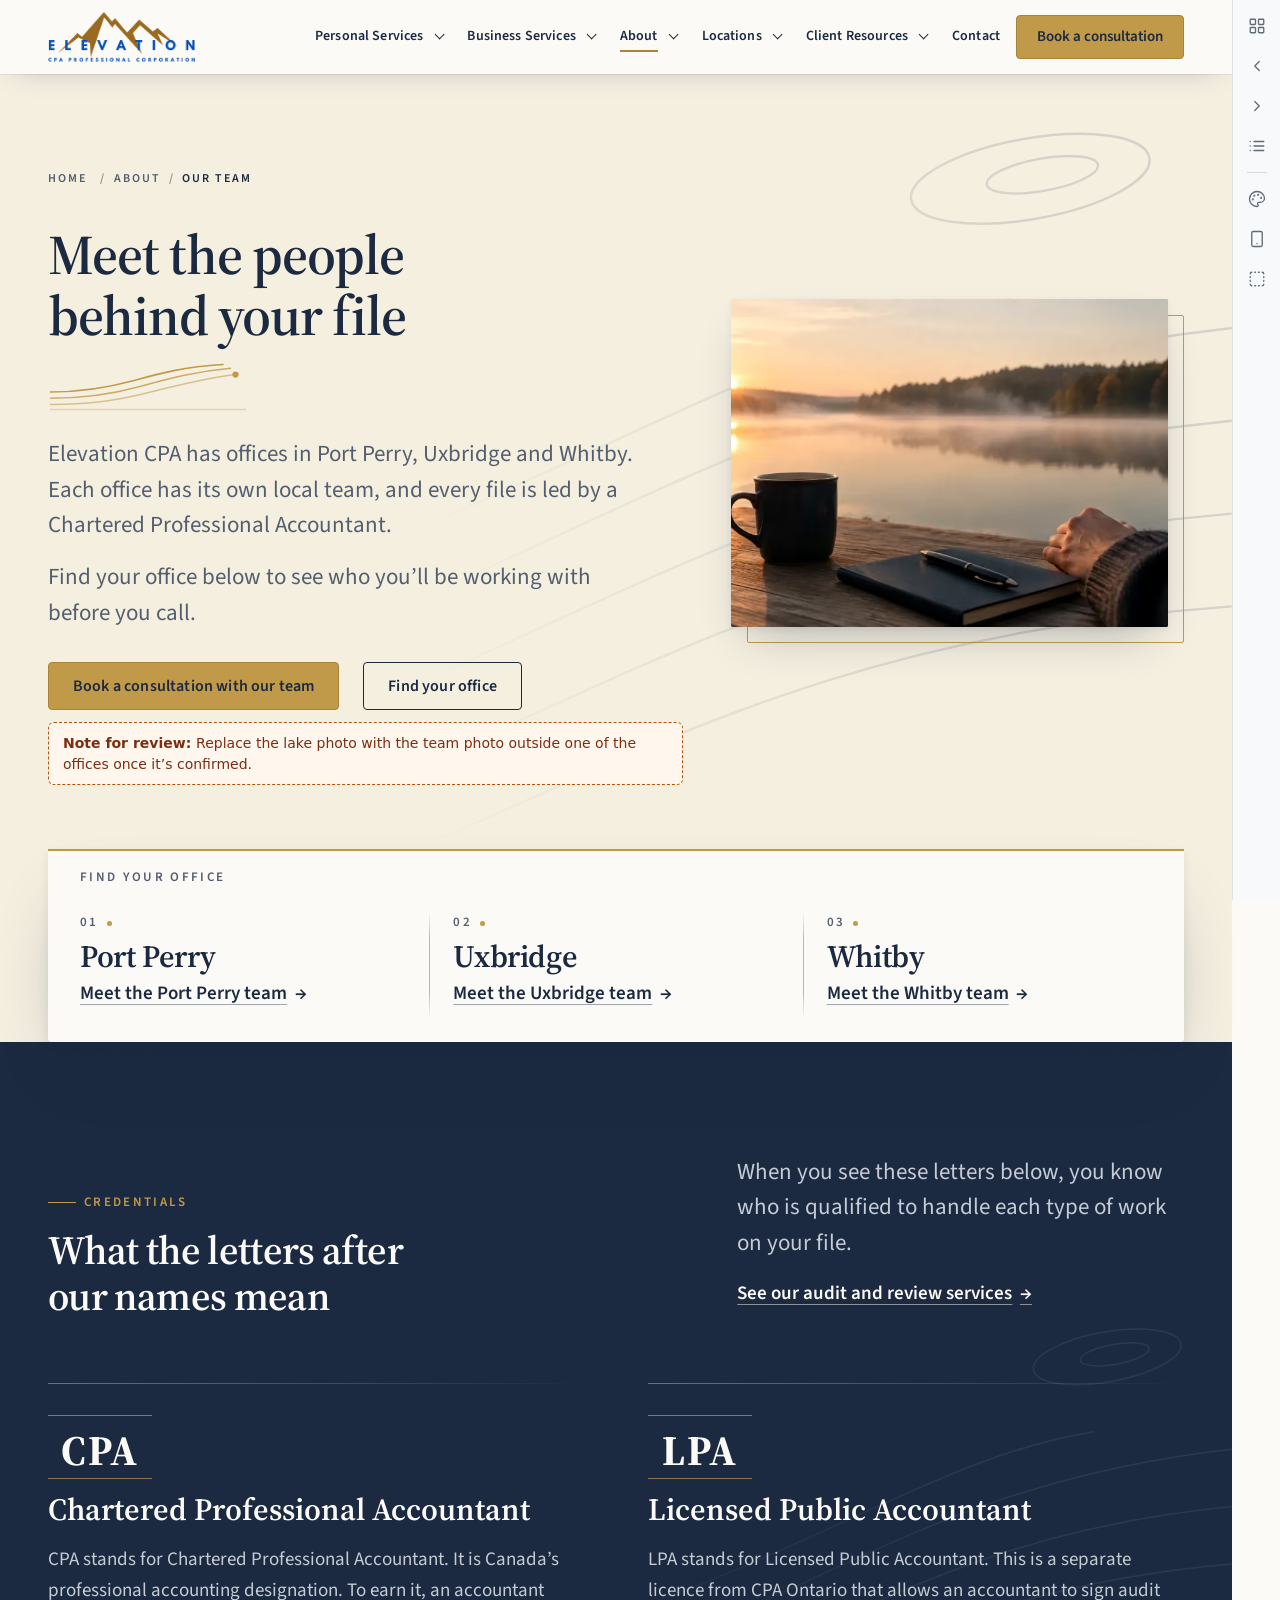
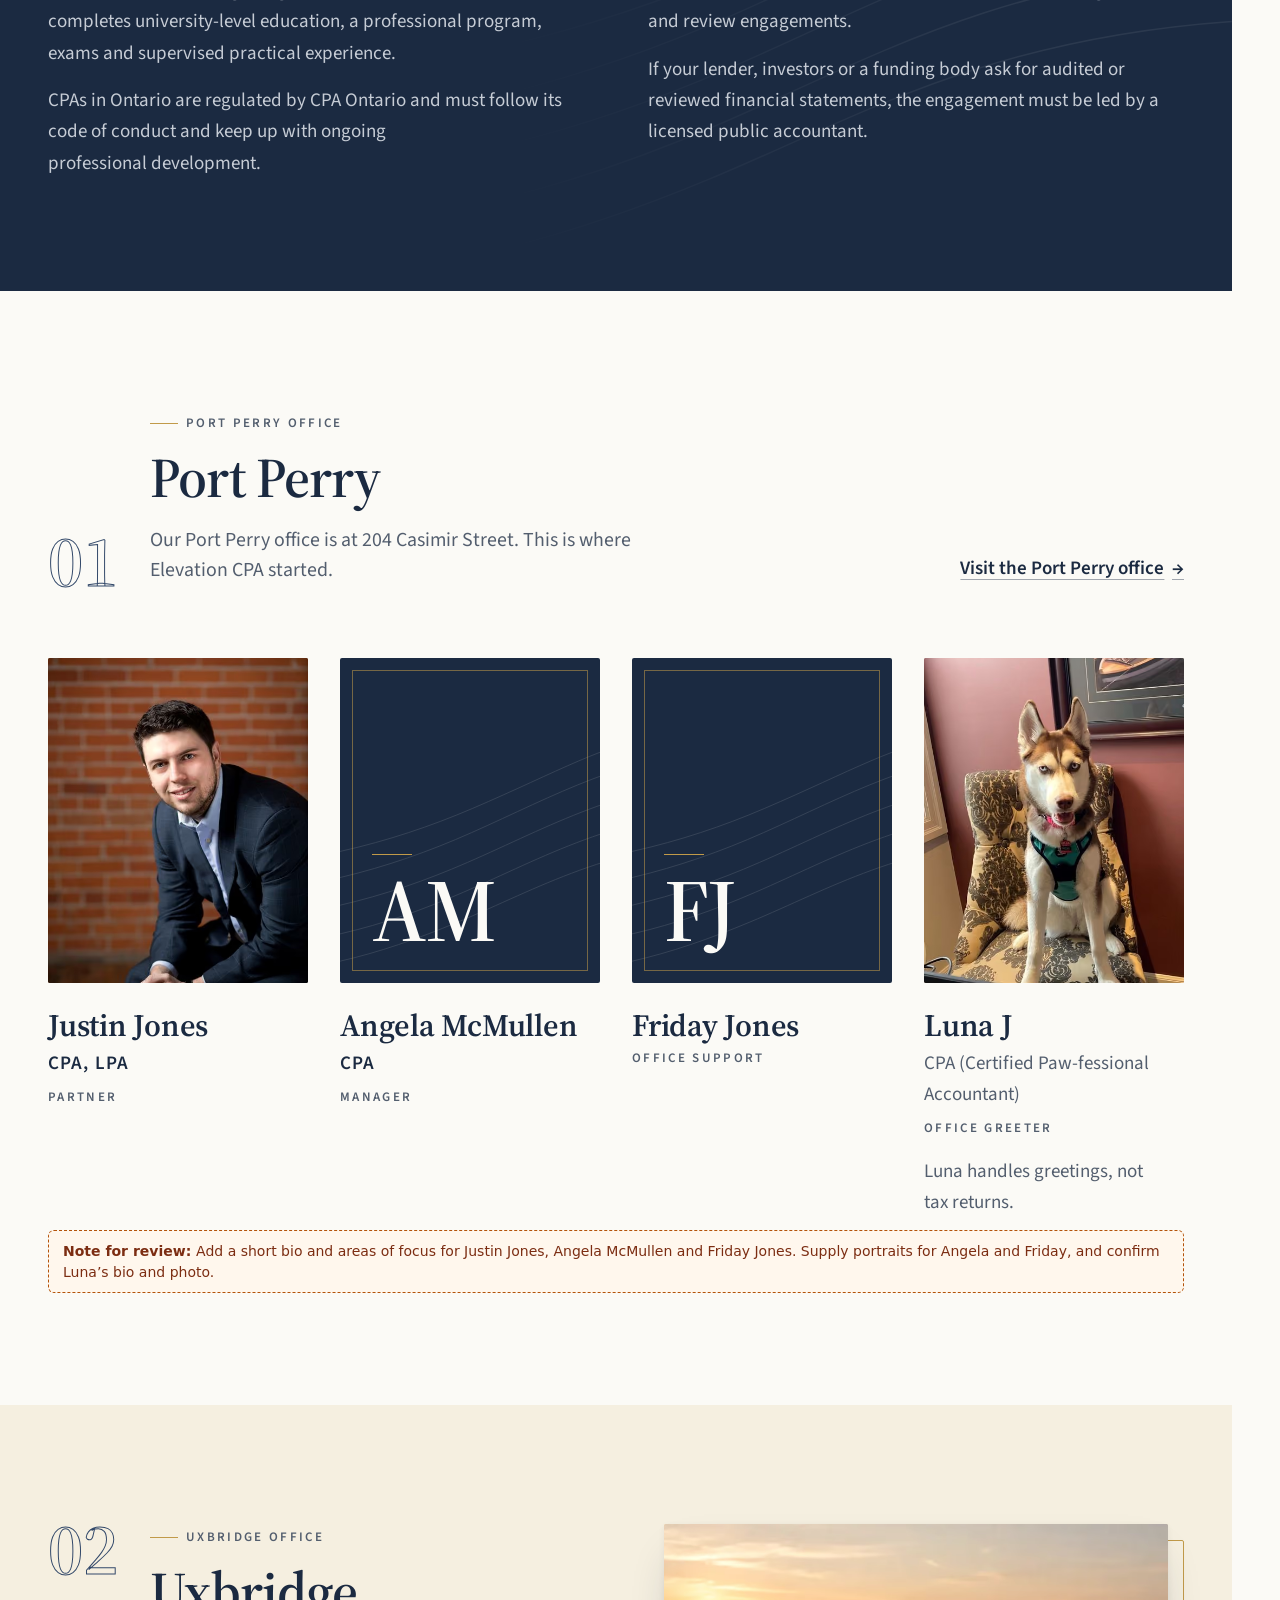
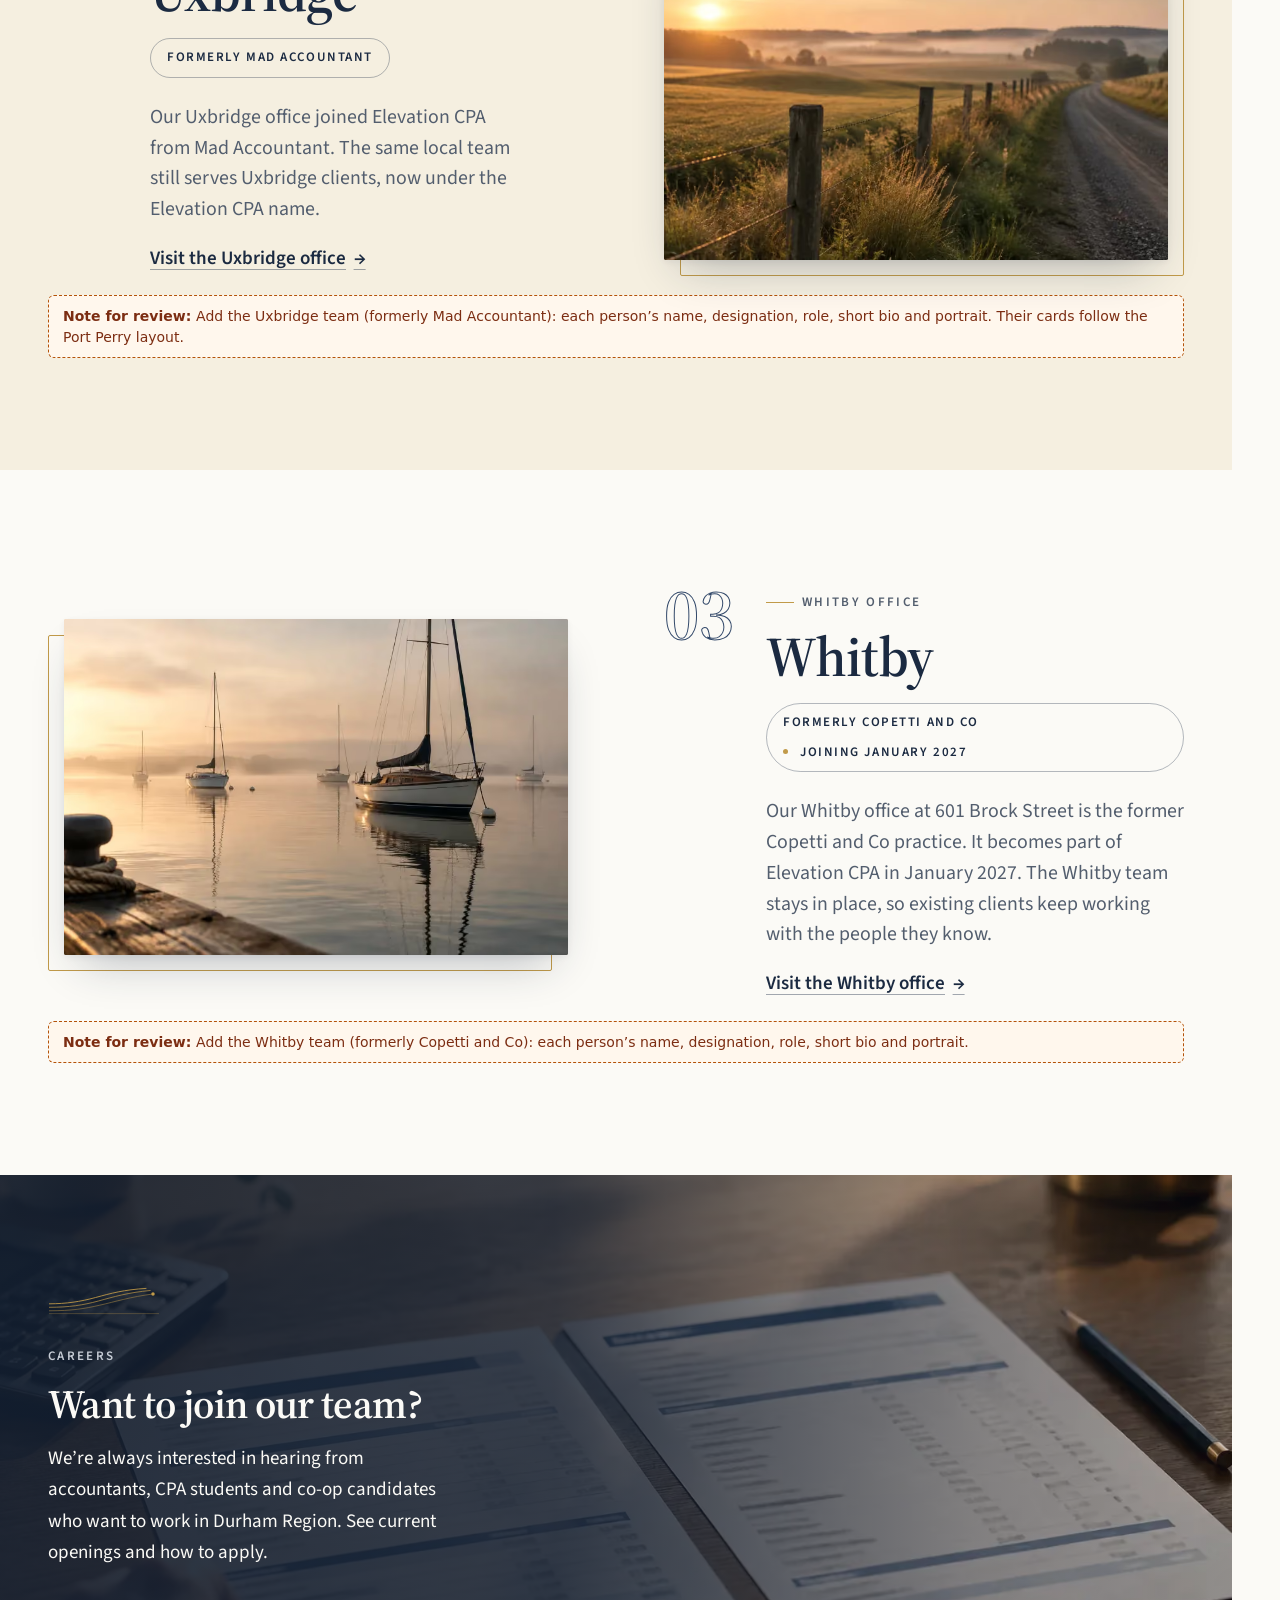
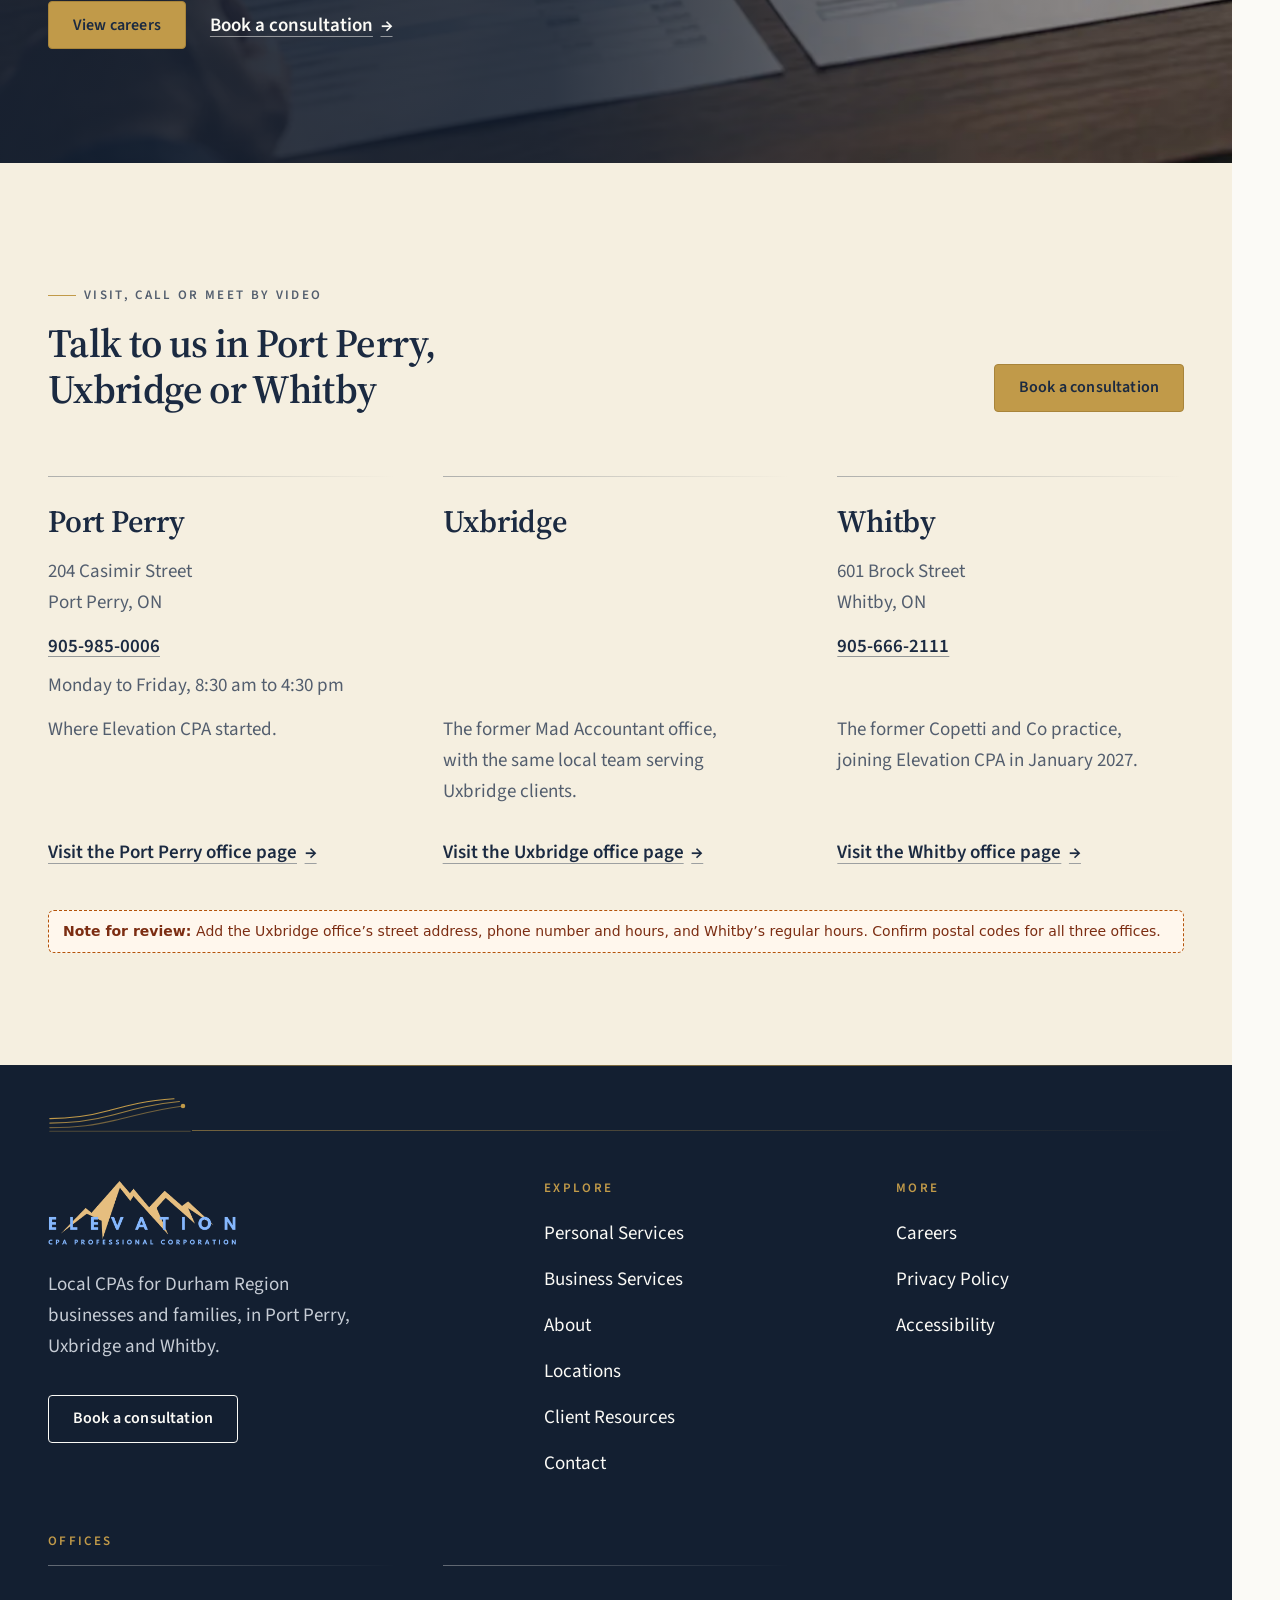
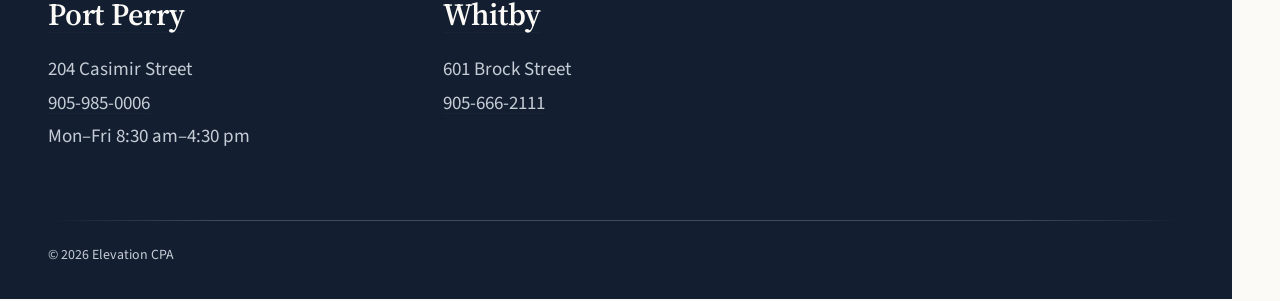
<file: v2/about/team/index.html>
<!doctype html>
<html lang="en-CA">
<head>
<meta charset="utf-8">
<meta name="viewport" content="width=device-width, initial-scale=1">
<meta name="robots" content="noindex, nofollow">
<title>Our team: CPAs in Port Perry, Uxbridge and Whitby | Elevation CPA</title>
<meta name="description" content="Meet the Chartered Professional Accountants and staff at Elevation CPA's Port Perry, Uxbridge and Whitby offices, and see who will look after your file.">
<meta property="og:type" content="website">
<meta property="og:title" content="Our team: CPAs in Port Perry, Uxbridge and Whitby | Elevation CPA">
<meta property="og:description" content="Meet the Chartered Professional Accountants and staff at Elevation CPA's Port Perry, Uxbridge and Whitby offices, and see who will look after your file.">
<meta property="og:image" content="../../assets/og/about-team.jpg"><meta property="og:image:width" content="1200"><meta property="og:image:height" content="630"><meta name="twitter:card" content="summary_large_image">
<link rel="icon" type="image/png" sizes="32x32" href="../../assets/brand/icon-32.png"><link rel="apple-touch-icon" href="../../assets/brand/icon-180.png">
<link rel="preconnect" href="https://fonts.googleapis.com"><link rel="preconnect" href="https://fonts.gstatic.com" crossorigin>
<link rel="stylesheet" href="https://fonts.googleapis.com/css2?family=Source+Serif+4:wght@600;700&amp;family=Source+Sans+3:wght@400;600&amp;display=swap">
<link rel="preload" as="image" href="../../assets/media/da0f5504-2c05-4003-8c3c-b5f49ce14e43-cafc918197c8/800.webp" fetchpriority="high">
<link rel="stylesheet" href="../../assets/base.css">
<link rel="stylesheet" href="../../assets/system.css">
<style>:root { --team-hang: 4.5rem; }

/* Page head with hanging office index */
.team-head { overflow: visible; z-index: 2; padding-bottom: 0; }
.team-head .page-title { margin-bottom: var(--space-4); }
.team-head .page-intro + .page-intro { margin-top: var(--space-3); }
.team-head .page-head-media img { object-position: 40% 55%; }

.team-index {
  position: relative;
  margin: var(--space-8) 0 calc(-1 * var(--team-hang));
  background: var(--c-paper);
  border-top: 2px solid var(--c-brass);
  border-radius: 0 0 var(--radius) var(--radius);
  box-shadow: var(--shadow-3);
}
.team-index-label {
  margin: 0;
  padding: var(--space-4) var(--space-6) 0;
  font-size: var(--label-size);
  font-weight: 600;
  letter-spacing: var(--label-track);
  text-transform: uppercase;
  color: var(--c-muted);
}
.team-index-list { display: grid; grid-template-columns: repeat(3, minmax(0, 1fr)); margin: 0; padding: var(--space-2); list-style: none; }
.team-index-list li { position: relative; }
.team-index-list li + li::before {
  content: "";
  position: absolute;
  left: 0; top: var(--space-4); bottom: var(--space-4);
  width: 1px;
  background: linear-gradient(180deg, transparent, var(--color-hairline-strong) 25%, var(--color-hairline-strong) 75%, transparent);
}
.team-index-link {
  display: grid;
  gap: var(--space-1);
  height: 100%;
  padding: var(--space-4) var(--space-5) var(--space-5);
  color: var(--c-navy);
  text-decoration: none;
  border-radius: var(--radius-s);
  transition: background-color var(--dur-2) var(--ease-out);
}
.team-index-num {
  display: inline-flex; align-items: center; gap: var(--space-2);
  font-size: var(--label-size); font-weight: 600; letter-spacing: var(--label-track);
  font-variant-numeric: tabular-nums lining-nums; color: var(--c-muted);
}
.team-index-num::after { content: ""; width: 5px; height: 5px; border-radius: 50%; background: var(--c-brass); }
.team-index-town { font-family: var(--font-serif); font-size: var(--step-2); font-weight: 600; line-height: var(--lh-heading); letter-spacing: -0.012em; }
.team-index-more {
  font-weight: 600;
  text-decoration: underline;
  text-decoration-thickness: 1px;
  text-decoration-color: rgba(27, 42, 65, 0.4);
  text-underline-offset: 0.28em;
}
.team-index-more::after { content: "→"; content: "→" / ""; display: inline-block; margin-left: 0.4em; transition: transform var(--dur-2) var(--ease-out); }
.team-index-link:hover { background: var(--c-sand); text-decoration: none; }
.team-index-link:hover .team-index-more { text-decoration-color: currentColor; text-decoration-thickness: 2px; }
.team-index-link:hover .team-index-more::after { transform: translateX(4px); }
.team-index-link:active { background: var(--c-sand-deep); }
.team-index-link:focus-visible { outline: 2px solid var(--c-navy); outline-offset: -3px; }

/* Credentials on navy */
.letters { padding-top: calc(var(--section-y) + var(--team-hang)); }
.letters::before {
  content: "";
  position: absolute;
  inset: 35% 0 0 40%;
  z-index: -1;
  background: var(--texture-contour-light) right bottom / cover no-repeat;
  opacity: 0.07;
  -webkit-mask-image: linear-gradient(to left, #000 30%, transparent);
  mask-image: linear-gradient(to left, #000 30%, transparent);
}
.letters-grid { display: grid; grid-template-columns: minmax(0, 5fr) minmax(0, 7fr); gap: var(--space-8); align-items: start; }
.letters-close { color: var(--c-on-dark-muted); max-width: 40ch; font-size: var(--step-1); line-height: 1.55; }
.letters-list { display: grid; gap: var(--space-7); margin: 0; }
.letter { position: relative; padding-top: var(--space-6); }
.letter::before {
  content: "";
  position: absolute; top: 0; left: 0; right: 0; height: 1px;
  background: linear-gradient(90deg, rgba(251, 250, 246, 0.34), transparent);
}
.letter dt { display: flex; flex-wrap: wrap; align-items: center; gap: var(--space-3) var(--space-5); margin-bottom: var(--space-4); }
.letter-mark {
  display: grid; place-items: center;
  width: 6.5rem; height: 4rem;
  border-block: 1px solid rgba(193, 154, 73, 0.7);
  font-family: var(--font-serif); font-size: var(--step-3); font-weight: 700; letter-spacing: 0.04em;
  color: var(--c-on-dark);
}
.letter-name { font-family: var(--font-serif); font-size: var(--step-2); font-weight: 600; line-height: var(--lh-heading); color: var(--c-on-dark); }
.letter dd { margin: 0; padding-left: calc(6.5rem + var(--space-5)); color: var(--c-on-dark-muted); max-width: calc(62ch + 8rem); }

/* Office sections */
.office-team-head { display: grid; grid-template-columns: auto minmax(0, 1fr); gap: var(--space-4) var(--space-6); align-items: start; }
.office-team-head--split { grid-template-columns: auto minmax(0, 1fr) auto; align-items: end; margin-bottom: var(--space-8); }
.office-team-num {
  font-family: var(--font-serif); font-size: var(--step-5); font-weight: 600; line-height: 0.9;
  font-variant-numeric: tabular-nums lining-nums;
  color: transparent; -webkit-text-stroke: 1px var(--c-navy-600);
}
.office-team-title { font-size: var(--step-4); line-height: var(--lh-tight); margin-bottom: var(--space-4); }
.office-team-head .section-intro { margin-bottom: var(--space-2); }

@media (min-width: 64.01em) {
  .team-grid--four { grid-template-columns: repeat(4, minmax(0, 1fr)); gap: var(--space-8) var(--space-6); }
  .team-grid--four .team-card--extra { margin-top: var(--space-7); }
}

.office-lineage {
  display: inline-flex; flex-wrap: wrap; align-items: center; gap: var(--space-2) var(--space-3);
  margin: 0 0 var(--space-5); padding: var(--space-2) var(--space-4);
  font-size: var(--label-size); font-weight: 600; letter-spacing: 0.12em; text-transform: uppercase;
  color: var(--c-navy);
  border: 1px solid var(--color-hairline-strong); border-radius: var(--radius-pill);
}
.office-lineage span + span::before {
  content: ""; display: inline-block; width: 5px; height: 5px; margin-right: var(--space-3);
  vertical-align: 0.15em; border-radius: 50%; background: var(--c-brass);
}

.joined { display: grid; grid-template-columns: minmax(0, 1fr) minmax(0, 1fr); gap: var(--space-9); align-items: center; }
.joined-media { --frame-x: 1rem; --frame-y: 1rem; margin: 0 1rem 1rem 0; }
.joined-media img { aspect-ratio: 3 / 2; object-position: 50% 62%; box-shadow: var(--shadow-2); }
.joined--reverse .joined-media { order: -1; --frame-x: -1rem; margin: 0 0 1rem 1rem; }
.joined--reverse .joined-media img { object-position: 50% 50%; }

/* Careers photo band */
.careers-band .photo-band-media img { object-position: 72% 50%; }
.careers-band .photo-band-content > p:not(.eyebrow) { max-width: 46ch; color: var(--c-on-dark); }
.careers-band .button-row { margin-top: var(--space-6); }

@media (max-width: 56.24em) {
  .letters-grid, .joined { grid-template-columns: 1fr; gap: var(--space-7); }
  .joined--reverse .joined-media { order: 0; }
  .joined-media { max-width: 36rem; }
}
@media (max-width: 47.99em) {
  :root { --team-hang: 2.5rem; }
  .team-index-list { grid-template-columns: 1fr; }
  .team-index-list li + li::before { left: var(--space-5); right: var(--space-5); top: 0; bottom: auto; width: auto; height: 1px; background: linear-gradient(90deg, transparent, var(--color-hairline-strong) 20%, var(--color-hairline-strong) 80%, transparent); }
  .letter dd { padding-left: 0; }
  .office-team-head, .office-team-head--split { grid-template-columns: auto minmax(0, 1fr); gap: var(--space-3) var(--space-4); }
  .office-team-head--split > .text-link { grid-column: 2; }
  .office-team-num { font-size: var(--step-4); }
  .careers-band::after { background: linear-gradient(180deg, rgba(19, 31, 49, 0.84), rgba(19, 31, 49, 0.92)); }
}

/* Revision 1 */
/* Breadcrumb: keep the trail together */
.team-head .breadcrumb ol { flex-wrap: nowrap; }
.team-head .breadcrumb li { white-space: nowrap; flex: none; }

/* Credentials: left column holds while the definitions scroll */
@media (min-width: 56.25em) {
  .letters-head {
    position: sticky;
    top: calc(var(--pv-top, 0px) + var(--header-h) + var(--space-6));
  }
}

/* No-portrait cards: deliberate navy initials tile */
.team-grid--four .team-monogram { background: var(--c-navy); }
.team-grid--four .team-monogram::before {
  background-image: var(--texture-contour-light);
  opacity: 0.14;
}
.team-grid--four .team-monogram::after {
  content: "";
  position: absolute;
  inset: var(--space-3);
  border: 1px solid rgba(193, 154, 73, 0.55);
  pointer-events: none;
}
.team-grid--four .team-monogram span { color: var(--c-on-dark); }

/* Shared top edge; Luna joins the frame system */
.team-grid--four { align-items: start; }
@media (min-width: 64.01em) {
  .team-grid--four .team-card--extra { margin-top: 0; }
}
.team-card--extra .team-photo { transform: none; box-shadow: none; }
.team-card--extra .team-designations {
  font-weight: 400;
  letter-spacing: 0;
  color: var(--c-muted);
}

/* Careers band crop */
.careers-band .photo-band-media img { object-position: 65% 50%; }

/* Office contact band on sand */
.office-contact .footer-offices-list { margin-bottom: var(--space-6); }
.office-contact .footer-office { display: flex; flex-direction: column; }
.office-contact .footer-office .text-link { margin-top: auto; align-self: flex-start; }
.office-contact .footer-office::before {
  background: linear-gradient(90deg, var(--color-hairline-strong), transparent);
}
.office-contact .footer-office-name { color: var(--c-navy); }
.office-contact .footer-office address,
.office-contact .footer-office-hours { color: var(--c-muted); }
.office-contact .footer-office-hours {
  font-size: 1rem;
  line-height: 1.55;
  margin-bottom: var(--space-3);
  max-width: 34ch;
}
.office-contact .footer-office-phone a { color: var(--c-navy); }

/* Revision 2 */
/* Hero crop and one breadcrumb style at every width */
.team-head .page-head-media img { object-position: 50% 58%; }
.team-head .breadcrumb ol { font-size: 0.75rem; letter-spacing: 0.16em; text-transform: uppercase; }

/* Credentials: full-width intro, entries side by side */
.letters-grid { grid-template-columns: minmax(0, 1fr); gap: var(--space-8); }
.letters-head {
  position: static;
  display: grid;
  grid-template-columns: minmax(0, 7fr) minmax(0, 5fr);
  gap: var(--space-5) var(--space-8);
  align-items: end;
}
.letters-head .section-title { margin-bottom: 0; max-width: 20ch; }
.letters-close { margin-bottom: var(--space-2); }
.letters-list { grid-template-columns: repeat(2, minmax(0, 1fr)); gap: var(--space-7) var(--space-8); }
.letter dt { flex-direction: column; align-items: flex-start; }
.letter dd { padding-left: 0; max-width: 60ch; }
@media (max-width: 56.24em) {
  .letters-head, .letters-list { grid-template-columns: minmax(0, 1fr); }
}

/* No-portrait cards: typographic initials card */
.team-grid--four .team-monogram { place-items: end start; padding: var(--space-6); }
.team-grid--four .team-monogram span {
  display: flex;
  flex-direction: column;
  gap: var(--space-4);
  font-size: clamp(4rem, 2.75rem + 3.5vw, 6.25rem);
  line-height: 0.9;
  letter-spacing: -0.02em;
  color: var(--c-on-dark);
}
.team-grid--four .team-monogram span::before {
  content: "";
  width: 2.5rem;
  height: 1px;
  background: var(--c-brass);
}

/* Contact band: one row structure, body-size details */
.office-contact .footer-office address,
.office-contact .footer-office-hours,
.office-contact .footer-office-note {
  font-size: var(--step-0);
  line-height: var(--lh-body);
  color: var(--c-muted);
  max-width: 34ch;
}
.office-contact .footer-office-hours { margin: 0; }
.office-contact .footer-office-note { margin: 0 0 var(--space-3); }
.office-contact .footer-office-phone a { font-size: var(--step-0); }
@media (min-width: 56.25em) {
  .office-contact .footer-offices-list { row-gap: 0; column-gap: var(--space-7); }
  .office-contact .footer-office {
    display: grid;
    grid-row: span 6;
    grid-template-rows: subgrid;
    row-gap: 0;
    align-content: start;
  }
  .office-contact .footer-office-name { grid-row: 1; }
  .office-contact .footer-office address { grid-row: 2; }
  .office-contact .footer-office-phone { grid-row: 3; }
  .office-contact .footer-office-hours { grid-row: 4; margin-bottom: var(--space-3); }
  .office-contact .footer-office-note { grid-row: 5; }
  .office-contact .footer-office .text-link { grid-row: 6; align-self: end; margin-top: var(--space-2); }
}

/* Footer: offices run in a row beneath the link columns */
@media (min-width: 56.25em) {
  .site-footer .footer-grid { grid-template-columns: minmax(15rem, 1.5fr) minmax(0, 1fr) minmax(0, 1fr); }
  .site-footer .footer-offices { grid-column: 1 / -1; padding-bottom: 0; }
  .site-footer .footer-offices > ul {
    display: grid;
    grid-template-columns: repeat(3, minmax(0, 1fr));
    gap: var(--space-7);
    margin: 0;
    padding: 0;
    list-style: none;
  }
}</style>
<link rel="stylesheet" href="../../assets/preview.css">

</head>
<body class="no-hero">
<nav class="pv-bar" aria-label="Design preview">
<a class="pv-i" href="../../index.html" aria-label="Elevation CPA design concept, version 2: overview" data-tip="Elevation CPA design concept, version 2"><svg viewBox="0 0 24 24" width="18" height="18" fill="none" stroke="currentColor" stroke-width="1.75" stroke-linecap="round" stroke-linejoin="round" aria-hidden="true" focusable="false"><rect width="7" height="7" x="3" y="3" rx="1"/><rect width="7" height="7" x="14" y="3" rx="1"/><rect width="7" height="7" x="14" y="14" rx="1"/><rect width="7" height="7" x="3" y="14" rx="1"/></svg></a>
<a class="pv-i" rel="prev" href="../../about/index.html" aria-label="Previous page: About" data-tip="Previous: About (←)"><svg viewBox="0 0 24 24" width="18" height="18" fill="none" stroke="currentColor" stroke-width="1.75" stroke-linecap="round" stroke-linejoin="round" aria-hidden="true" focusable="false"><path d="m15 18-6-6 6-6"/></svg></a><a class="pv-i" rel="next" href="../../locations/port-perry/index.html" aria-label="Next page: Port Perry Office" data-tip="Next: Port Perry Office (→)"><svg viewBox="0 0 24 24" width="18" height="18" fill="none" stroke="currentColor" stroke-width="1.75" stroke-linecap="round" stroke-linejoin="round" aria-hidden="true" focusable="false"><path d="m9 18 6-6-6-6"/></svg></a>
<button type="button" class="pv-i" id="pv-pages" aria-expanded="false" aria-controls="pv-pages-menu" aria-label="Pages (now: About · Our Team)" data-tip="Pages · About · Our Team"><svg viewBox="0 0 24 24" width="18" height="18" fill="none" stroke="currentColor" stroke-width="1.75" stroke-linecap="round" stroke-linejoin="round" aria-hidden="true" focusable="false"><path d="M3 12h.01"/><path d="M3 18h.01"/><path d="M3 6h.01"/><path d="M8 12h13"/><path d="M8 18h13"/><path d="M8 6h13"/></svg></button>
<div class="pv-menu" id="pv-pages-menu" hidden><p class="pv-group">Homepage</p><ul><li><a href="../../home/index.html">Home</a></li></ul><p class="pv-group">Personal and Family Services</p><ul><li><a href="../../personal/index.html">Personal and Family Services</a></li><li><a href="../../personal/personal-tax/index.html">Personal Tax</a></li></ul><p class="pv-group">Business Services</p><ul><li><a href="../../business/index.html">Business Services</a></li><li><a href="../../business/corporate-tax/index.html">Corporate Tax and Financial Statements</a></li></ul><p class="pv-group">About</p><ul><li><a href="../../about/index.html">About</a></li><li><a href="../../about/team/index.html" aria-current="page">Our Team</a></li></ul><p class="pv-group">Locations</p><ul><li><a href="../../locations/port-perry/index.html">Port Perry Office</a></li></ul><p class="pv-group">Contact and Book a Consultation</p><ul><li><a href="../../contact/index.html">Contact and Book a Consultation</a></li></ul></div>
<span class="pv-sep" aria-hidden="true"></span>
<a class="pv-i" href="../../design-system/index.html" aria-label="Design system" data-tip="Design system"><svg viewBox="0 0 24 24" width="18" height="18" fill="none" stroke="currentColor" stroke-width="1.75" stroke-linecap="round" stroke-linejoin="round" aria-hidden="true" focusable="false"><circle cx="13.5" cy="6.5" r=".5" fill="currentColor"/><circle cx="17.5" cy="10.5" r=".5" fill="currentColor"/><circle cx="8.5" cy="7.5" r=".5" fill="currentColor"/><circle cx="6.5" cy="12.5" r=".5" fill="currentColor"/><path d="M12 2C6.5 2 2 6.5 2 12s4.5 10 10 10c.926 0 1.648-.746 1.648-1.688 0-.437-.18-.835-.437-1.125-.29-.289-.438-.652-.438-1.125a1.64 1.64 0 0 1 1.668-1.668h1.996c3.051 0 5.555-2.503 5.555-5.554C21.965 6.012 17.461 2 12 2z"/></svg></a>
<button type="button" class="pv-i" id="pv-mobile" aria-pressed="false" aria-label="Phone width" data-tip="Phone width"><svg viewBox="0 0 24 24" width="18" height="18" fill="none" stroke="currentColor" stroke-width="1.75" stroke-linecap="round" stroke-linejoin="round" aria-hidden="true" focusable="false"><rect width="14" height="20" x="5" y="2" rx="2" ry="2"/><path d="M12 18h.01"/></svg></button>
<button type="button" class="pv-i" id="pv-structure" aria-pressed="false" aria-label="Structure only" data-tip="Structure only"><svg viewBox="0 0 24 24" width="18" height="18" fill="none" stroke="currentColor" stroke-width="1.75" stroke-linecap="round" stroke-linejoin="round" aria-hidden="true" focusable="false"><path d="M5 3a2 2 0 0 0-2 2"/><path d="M19 3a2 2 0 0 1 2 2"/><path d="M21 19a2 2 0 0 1-2 2"/><path d="M5 21a2 2 0 0 1-2-2"/><path d="M9 3h1"/><path d="M9 21h1"/><path d="M14 3h1"/><path d="M14 21h1"/><path d="M3 9v1"/><path d="M21 9v1"/><path d="M3 14v1"/><path d="M21 14v1"/></svg></button>
<span class="pv-grow" aria-hidden="true"></span>
<button type="button" class="pv-i pv-approve" id="pv-approve" aria-label="Approve this version" data-tip="Approve this version"><svg viewBox="0 0 24 24" width="18" height="18" fill="none" stroke="currentColor" stroke-width="1.75" stroke-linecap="round" stroke-linejoin="round" aria-hidden="true" focusable="false"><path d="M20 6 9 17l-5-5"/></svg></button>
</nav>
<header class="site-header site-header--over-hero" data-header><a class="skip-link" href="#main">Skip to main content</a><div class="header-bar"><div class="header-inner"><a class="brand" href="../../home/index.html" aria-label="Elevation CPA home"><img class="brand-logo brand-logo--on-dark" src="../../assets/brand/logo-on-dark.png" alt="" width="344" height="117"><img class="brand-logo brand-logo--on-light" src="../../assets/brand/logo-on-light.png" alt="" width="344" height="117"></a><nav class="main-nav" id="main-nav" aria-label="Main"><ul class="nav-list"><li class="nav-item has-children"><a class="nav-link" href="../../personal/index.html">Personal Services</a><button class="submenu-toggle" type="button" data-submenu-toggle aria-expanded="false" aria-controls="sub-personal-and-family-services"><span class="sr-only">Personal and Family Services pages</span></button><ul class="submenu" id="sub-personal-and-family-services"><li class="nav-item"><a class="nav-link" href="../../personal/personal-tax/index.html">Personal Tax</a></li><li class="nav-item"><a class="nav-link" href="#" data-unbuilt="1">Estate and Trust Planning</a></li><li class="nav-item"><a class="nav-link" href="#" data-unbuilt="1">Cross-Border and US Tax</a></li></ul></li><li class="nav-item has-children"><a class="nav-link" href="../../business/index.html">Business Services</a><button class="submenu-toggle" type="button" data-submenu-toggle aria-expanded="false" aria-controls="sub-business-services"><span class="sr-only">Business Services pages</span></button><ul class="submenu" id="sub-business-services"><li class="nav-item"><a class="nav-link" href="../../business/corporate-tax/index.html">Corporate Tax and Financial Statements</a></li><li class="nav-item"><a class="nav-link" href="#" data-unbuilt="1">Bookkeeping, Payroll and HST</a></li><li class="nav-item"><a class="nav-link" href="#" data-unbuilt="1">Business Advisory</a></li><li class="nav-item"><a class="nav-link" href="#" data-unbuilt="1">Audit and Review Engagements</a></li><li class="nav-item"><a class="nav-link" href="#" data-unbuilt="1">CRA Disputes and Audit Support</a></li></ul></li><li class="nav-item has-children"><a class="nav-link is-current" href="../../about/index.html">About</a><button class="submenu-toggle" type="button" data-submenu-toggle aria-expanded="false" aria-controls="sub-about"><span class="sr-only">About pages</span></button><ul class="submenu" id="sub-about"><li class="nav-item"><a class="nav-link is-current" href="../../about/team/index.html" aria-current="page">Our Team</a></li></ul></li><li class="nav-item has-children"><a class="nav-link" href="#" data-unbuilt="1">Locations</a><button class="submenu-toggle" type="button" data-submenu-toggle aria-expanded="false" aria-controls="sub-locations"><span class="sr-only">Locations pages</span></button><ul class="submenu" id="sub-locations"><li class="nav-item"><a class="nav-link" href="../../locations/port-perry/index.html">Port Perry Office</a></li><li class="nav-item"><a class="nav-link" href="#" data-unbuilt="1">Uxbridge Office</a></li><li class="nav-item"><a class="nav-link" href="#" data-unbuilt="1">Whitby Office</a></li></ul></li><li class="nav-item has-children"><a class="nav-link" href="#" data-unbuilt="1">Client Resources</a><button class="submenu-toggle" type="button" data-submenu-toggle aria-expanded="false" aria-controls="sub-client-resources"><span class="sr-only">Client Resources pages</span></button><ul class="submenu" id="sub-client-resources"><li class="nav-item"><a class="nav-link" href="#" data-unbuilt="1">Frequently Asked Questions</a></li></ul></li><li class="nav-item"><a class="nav-link" href="../../contact/index.html">Contact</a></li></ul></nav><a class="header-cta" href="../../contact/index.html" aria-label="Book a consultation"><span class="header-cta-short">Consultation</span><span class="header-cta-full">Book a consultation</span></a><button class="menu-toggle" type="button" data-menu-toggle aria-controls="main-nav" aria-expanded="false"><span class="menu-toggle-label">Menu</span></button></div></div></header>
<main id="main">
<section class="page-head page-head--media team-head" aria-labelledby="page-title">
  <div class="container">
    <div class="page-head-inner">
      <div>
        <nav class="breadcrumb" aria-label="Breadcrumb">
          <ol>
            <li><a href="../../home/index.html">Home</a></li>
            <li><a href="../../about/index.html">About</a></li>
            <li><span aria-current="page">Our team</span></li>
          </ol>
        </nav>
        <h1 class="page-title" id="page-title">Meet the people behind your&nbsp;file</h1>
        <span class="hero-rule" aria-hidden="true"></span>
        <p class="page-intro">Elevation CPA has offices in Port Perry, Uxbridge and Whitby. Each office has its own local team, and every file is led by a Chartered Professional&nbsp;Accountant.</p>
        <p class="page-intro">Find your office below to see who you’ll be working with before you&nbsp;call.</p>
        <div class="button-row">
          <a class="button button--primary" href="../../contact/index.html">Book a consultation with our team</a>
          <a class="button button--ghost" href="#find-office">Find your office</a>
        </div>
        <p class="editor-note">Replace the lake photo with the team photo outside one of the offices once it’s&nbsp;confirmed.</p>
      </div>
      <figure class="page-head-media frame-offset">
        <picture><source type="image/avif" srcset="../../assets/media/da0f5504-2c05-4003-8c3c-b5f49ce14e43-cafc918197c8/480.avif 480w, ../../assets/media/da0f5504-2c05-4003-8c3c-b5f49ce14e43-cafc918197c8/800.avif 800w, ../../assets/media/da0f5504-2c05-4003-8c3c-b5f49ce14e43-cafc918197c8/1200.avif 1200w, ../../assets/media/da0f5504-2c05-4003-8c3c-b5f49ce14e43-cafc918197c8/1536.avif 1536w" sizes="(min-width: 56.25em) 38vw, 100vw"><source type="image/webp" srcset="../../assets/media/da0f5504-2c05-4003-8c3c-b5f49ce14e43-cafc918197c8/480.webp 480w, ../../assets/media/da0f5504-2c05-4003-8c3c-b5f49ce14e43-cafc918197c8/800.webp 800w, ../../assets/media/da0f5504-2c05-4003-8c3c-b5f49ce14e43-cafc918197c8/1200.webp 1200w, ../../assets/media/da0f5504-2c05-4003-8c3c-b5f49ce14e43-cafc918197c8/1536.webp 1536w" sizes="(min-width: 56.25em) 38vw, 100vw"><img src="../../assets/media/da0f5504-2c05-4003-8c3c-b5f49ce14e43-cafc918197c8/1200.webp" alt="A calm lake at first light, with low mist over the water and a wooded shoreline in the distance" width="1536" height="1024" loading="eager" fetchpriority="high" decoding="async" data-media-id="da0f5504-2c05-4003-8c3c-b5f49ce14e43" data-max-width="1536" data-provenance="generated" style="object-position:45% 60%;background-image:url([data-uri])"></picture>
      </figure>
    </div>

    <nav class="team-index" id="find-office" aria-label="Find your office">
      <p class="team-index-label">Find your office</p>
      <ul class="team-index-list">
        <li><a class="team-index-link" href="#port-perry"><span class="team-index-num" aria-hidden="true">01</span><span class="team-index-town" aria-hidden="true">Port Perry</span><span class="team-index-more">Meet the Port Perry team</span></a></li>
        <li><a class="team-index-link" href="#uxbridge"><span class="team-index-num" aria-hidden="true">02</span><span class="team-index-town" aria-hidden="true">Uxbridge</span><span class="team-index-more">Meet the Uxbridge team</span></a></li>
        <li><a class="team-index-link" href="#whitby"><span class="team-index-num" aria-hidden="true">03</span><span class="team-index-town" aria-hidden="true">Whitby</span><span class="team-index-more">Meet the Whitby team</span></a></li>
      </ul>
    </nav>
  </div>
</section>

<section class="section section--dark letters" id="credentials" aria-labelledby="letters-title">
  <div class="container letters-grid">
    <div class="letters-head" data-reveal="">
      <div>
        <p class="eyebrow eyebrow--rule">Credentials</p>
        <h2 class="section-title" id="letters-title">What the letters after our names&nbsp;mean</h2>
      </div>
      <div>
        <p class="letters-close">When you see these letters below, you know who is qualified to handle each type of work on your&nbsp;file.</p>
        <a class="text-link" href="#" data-unbuilt="1">See our audit and review services</a>
      </div>
    </div>
    <dl class="letters-list">
      <div class="letter" data-reveal="" style="--reveal-index: 1">
        <dt><span class="letter-mark">CPA</span><span class="letter-name">Chartered Professional Accountant</span></dt>
        <dd>
          <p>CPA stands for Chartered Professional Accountant. It is Canada’s professional accounting designation. To earn it, an accountant completes university-level education, a professional program, exams and supervised practical&nbsp;experience.</p>
          <p>CPAs in Ontario are regulated by CPA Ontario and must follow its code of conduct and keep up with ongoing professional&nbsp;development.</p>
        </dd>
      </div>
      <div class="letter" data-reveal="" style="--reveal-index: 2">
        <dt><span class="letter-mark">LPA</span><span class="letter-name">Licensed Public Accountant</span></dt>
        <dd>
          <p>LPA stands for Licensed Public Accountant. This is a separate licence from CPA Ontario that allows an accountant to sign audit and review&nbsp;engagements.</p>
          <p>If your lender, investors or a funding body ask for audited or reviewed financial statements, the engagement must be led by a licensed public&nbsp;accountant.</p>
        </dd>
      </div>
    </dl>
  </div>
</section>

<section class="section section--light" id="port-perry" aria-labelledby="pp-title">
  <div class="container">
    <div class="office-team-head office-team-head--split" data-reveal="">
      <span class="office-team-num" aria-hidden="true">01</span>
      <div>
        <p class="eyebrow eyebrow--rule">Port Perry office</p>
        <h2 class="office-team-title" id="pp-title">Port Perry</h2>
        <p class="section-intro">Our Port Perry office is at 204&nbsp;Casimir Street. This is where Elevation CPA&nbsp;started.</p>
      </div>
      <a class="text-link" href="../../locations/port-perry/index.html">Visit the Port Perry office</a>
    </div>
    <ul class="team-grid team-grid--four">
      <li class="team-card" data-reveal="">
        <div class="team-photo">
          <picture><source type="image/avif" srcset="../../assets/media/d80c57b5-9899-40e4-bbe9-7835bd99c7b1-b36d1a97011a/480.avif 480w, ../../assets/media/d80c57b5-9899-40e4-bbe9-7835bd99c7b1-b36d1a97011a/800.avif 800w, ../../assets/media/d80c57b5-9899-40e4-bbe9-7835bd99c7b1-b36d1a97011a/1200.avif 1200w, ../../assets/media/d80c57b5-9899-40e4-bbe9-7835bd99c7b1-b36d1a97011a/1600.avif 1600w, ../../assets/media/d80c57b5-9899-40e4-bbe9-7835bd99c7b1-b36d1a97011a/2400.avif 2400w, ../../assets/media/d80c57b5-9899-40e4-bbe9-7835bd99c7b1-b36d1a97011a/4311.avif 4311w" sizes="(min-width: 64em) 25vw, (min-width: 36em) 50vw, 100vw"><source type="image/webp" srcset="../../assets/media/d80c57b5-9899-40e4-bbe9-7835bd99c7b1-b36d1a97011a/480.webp 480w, ../../assets/media/d80c57b5-9899-40e4-bbe9-7835bd99c7b1-b36d1a97011a/800.webp 800w, ../../assets/media/d80c57b5-9899-40e4-bbe9-7835bd99c7b1-b36d1a97011a/1200.webp 1200w, ../../assets/media/d80c57b5-9899-40e4-bbe9-7835bd99c7b1-b36d1a97011a/1600.webp 1600w, ../../assets/media/d80c57b5-9899-40e4-bbe9-7835bd99c7b1-b36d1a97011a/2400.webp 2400w, ../../assets/media/d80c57b5-9899-40e4-bbe9-7835bd99c7b1-b36d1a97011a/4311.webp 4311w" sizes="(min-width: 64em) 25vw, (min-width: 36em) 50vw, 100vw"><img src="../../assets/media/d80c57b5-9899-40e4-bbe9-7835bd99c7b1-b36d1a97011a/1200.webp" alt="Justin Jones, smiling in a navy suit, seated against a red brick wall" width="4311" height="6571" loading="lazy" decoding="async" data-media-id="d80c57b5-9899-40e4-bbe9-7835bd99c7b1" data-max-width="4311" data-provenance="original" style="object-position:50% 30%;background-image:url([data-uri])"></picture>
        </div>
        <h3 class="team-name">Justin Jones</h3>
        <p class="team-designations">CPA, LPA</p>
        <p class="team-role">Partner</p>
      </li>
      <li class="team-card" data-reveal="" style="--reveal-index: 1">
        <div class="team-monogram team-monogram--initials" aria-hidden="true"><span>AM</span></div>
        <h3 class="team-name">Angela McMullen</h3>
        <p class="team-designations">CPA</p>
        <p class="team-role">Manager</p>
      </li>
      <li class="team-card" data-reveal="" style="--reveal-index: 2">
        <div class="team-monogram team-monogram--initials" aria-hidden="true"><span>FJ</span></div>
        <h3 class="team-name">Friday Jones</h3>
        <p class="team-role">Office support</p>
      </li>
      <li class="team-card team-card--extra" data-reveal="" style="--reveal-index: 3">
        <div class="team-photo">
          <picture><source type="image/avif" srcset="../../assets/media/f5090bf1-3bba-4c08-b9a1-6bc6eb60ef80-a3338afd3617/480.avif 480w, ../../assets/media/f5090bf1-3bba-4c08-b9a1-6bc6eb60ef80-a3338afd3617/800.avif 800w, ../../assets/media/f5090bf1-3bba-4c08-b9a1-6bc6eb60ef80-a3338afd3617/979.avif 979w" sizes="(min-width: 64em) 25vw, (min-width: 36em) 50vw, 100vw"><source type="image/webp" srcset="../../assets/media/f5090bf1-3bba-4c08-b9a1-6bc6eb60ef80-a3338afd3617/480.webp 480w, ../../assets/media/f5090bf1-3bba-4c08-b9a1-6bc6eb60ef80-a3338afd3617/800.webp 800w, ../../assets/media/f5090bf1-3bba-4c08-b9a1-6bc6eb60ef80-a3338afd3617/979.webp 979w" sizes="(min-width: 64em) 25vw, (min-width: 36em) 50vw, 100vw"><img src="../../assets/media/f5090bf1-3bba-4c08-b9a1-6bc6eb60ef80-a3338afd3617/979.webp" alt="Luna, a husky in a teal harness, sitting upright on a patterned chair" width="979" height="1306" loading="lazy" decoding="async" data-media-id="f5090bf1-3bba-4c08-b9a1-6bc6eb60ef80" data-max-width="979" data-provenance="original" style="object-position:50% 30%;background-image:url([data-uri])"></picture>
        </div>
        <h3 class="team-name">Luna J</h3>
        <p class="team-designations">CPA (Certified Paw‑fessional Accountant)</p>
        <p class="team-role">Office greeter</p>
        <p class="team-bio">Luna handles greetings, not tax&nbsp;returns.</p>
      </li>
    </ul>
    <p class="editor-note">Add a short bio and areas of focus for Justin Jones, Angela McMullen and Friday Jones. Supply portraits for Angela and Friday, and confirm Luna’s bio and&nbsp;photo.</p>
  </div>
</section>

<section class="section section--alt" id="uxbridge" aria-labelledby="ux-title">
  <div class="container">
    <div class="joined">
      <div class="office-team-head" data-reveal="">
        <span class="office-team-num" aria-hidden="true">02</span>
        <div>
          <p class="eyebrow eyebrow--rule">Uxbridge office</p>
          <h2 class="office-team-title" id="ux-title">Uxbridge</h2>
          <p class="office-lineage"><span>Formerly Mad Accountant</span></p>
          <p class="section-intro">Our Uxbridge office joined Elevation CPA from Mad Accountant. The same local team still serves Uxbridge clients, now under the Elevation CPA&nbsp;name.</p>
          <a class="text-link" href="#" data-unbuilt="1">Visit the Uxbridge office</a>
        </div>
      </div>
      <figure class="joined-media frame-offset" data-reveal="" style="--reveal-index: 1">
        <picture><source type="image/avif" srcset="../../assets/media/40fa9b07-6858-454c-8b53-41b97ff9f333-7fe01425132c/480.avif 480w, ../../assets/media/40fa9b07-6858-454c-8b53-41b97ff9f333-7fe01425132c/800.avif 800w, ../../assets/media/40fa9b07-6858-454c-8b53-41b97ff9f333-7fe01425132c/1200.avif 1200w, ../../assets/media/40fa9b07-6858-454c-8b53-41b97ff9f333-7fe01425132c/1536.avif 1536w" sizes="(min-width: 56.25em) 46vw, 100vw"><source type="image/webp" srcset="../../assets/media/40fa9b07-6858-454c-8b53-41b97ff9f333-7fe01425132c/480.webp 480w, ../../assets/media/40fa9b07-6858-454c-8b53-41b97ff9f333-7fe01425132c/800.webp 800w, ../../assets/media/40fa9b07-6858-454c-8b53-41b97ff9f333-7fe01425132c/1200.webp 1200w, ../../assets/media/40fa9b07-6858-454c-8b53-41b97ff9f333-7fe01425132c/1536.webp 1536w" sizes="(min-width: 56.25em) 46vw, 100vw"><img src="../../assets/media/40fa9b07-6858-454c-8b53-41b97ff9f333-7fe01425132c/1200.webp" alt="Misty farmland at sunrise with a wooden fence line beside a gravel country road" width="1536" height="1024" loading="lazy" decoding="async" data-media-id="40fa9b07-6858-454c-8b53-41b97ff9f333" data-max-width="1536" data-provenance="generated" style="object-position:45% 45%;background-image:url([data-uri])"></picture>
      </figure>
    </div>
    <p class="editor-note">Add the Uxbridge team (formerly Mad Accountant): each person’s name, designation, role, short bio and portrait. Their cards follow the Port Perry&nbsp;layout.</p>
  </div>
</section>

<section class="section section--light" id="whitby" aria-labelledby="wh-title">
  <div class="container">
    <div class="joined joined--reverse">
      <div class="office-team-head" data-reveal="" style="--reveal-index: 1">
        <span class="office-team-num" aria-hidden="true">03</span>
        <div>
          <p class="eyebrow eyebrow--rule">Whitby office</p>
          <h2 class="office-team-title" id="wh-title">Whitby</h2>
          <p class="office-lineage"><span>Formerly Copetti and Co</span><span>Joining <time datetime="2027-01">January 2027</time></span></p>
          <p class="section-intro">Our Whitby office at 601&nbsp;Brock Street is the former Copetti and Co practice. It becomes part of Elevation CPA in January 2027. The Whitby team stays in place, so existing clients keep working with the people they&nbsp;know.</p>
          <a class="text-link" href="#" data-unbuilt="1">Visit the Whitby office</a>
        </div>
      </div>
      <figure class="joined-media frame-offset" data-reveal="">
        <picture><source type="image/avif" srcset="../../assets/media/f6ed9197-d2f3-4865-9df3-6327040d515d-8339f65671c4/480.avif 480w, ../../assets/media/f6ed9197-d2f3-4865-9df3-6327040d515d-8339f65671c4/800.avif 800w, ../../assets/media/f6ed9197-d2f3-4865-9df3-6327040d515d-8339f65671c4/1200.avif 1200w, ../../assets/media/f6ed9197-d2f3-4865-9df3-6327040d515d-8339f65671c4/1536.avif 1536w" sizes="(min-width: 56.25em) 46vw, 100vw"><source type="image/webp" srcset="../../assets/media/f6ed9197-d2f3-4865-9df3-6327040d515d-8339f65671c4/480.webp 480w, ../../assets/media/f6ed9197-d2f3-4865-9df3-6327040d515d-8339f65671c4/800.webp 800w, ../../assets/media/f6ed9197-d2f3-4865-9df3-6327040d515d-8339f65671c4/1200.webp 1200w, ../../assets/media/f6ed9197-d2f3-4865-9df3-6327040d515d-8339f65671c4/1536.webp 1536w" sizes="(min-width: 56.25em) 46vw, 100vw"><img src="../../assets/media/f6ed9197-d2f3-4865-9df3-6327040d515d-8339f65671c4/1200.webp" alt="Sailboats moored in a calm harbour under morning mist" width="1536" height="1024" loading="lazy" decoding="async" data-media-id="f6ed9197-d2f3-4865-9df3-6327040d515d" data-max-width="1536" data-provenance="generated" style="object-position:70% 45%;background-image:url([data-uri])"></picture>
      </figure>
    </div>
    <p class="editor-note">Add the Whitby team (formerly Copetti and Co): each person’s name, designation, role, short bio and&nbsp;portrait.</p>
  </div>
</section>

<section class="section section--photo careers-band" aria-labelledby="careers-title">
  <div class="photo-band-media">
    <picture><source type="image/avif" srcset="../../assets/media/a78b508a-08d3-46ef-9792-2fca88e49e1e-a9c6199b8c56/480.avif 480w, ../../assets/media/a78b508a-08d3-46ef-9792-2fca88e49e1e-a9c6199b8c56/800.avif 800w, ../../assets/media/a78b508a-08d3-46ef-9792-2fca88e49e1e-a9c6199b8c56/1200.avif 1200w, ../../assets/media/a78b508a-08d3-46ef-9792-2fca88e49e1e-a9c6199b8c56/1536.avif 1536w" sizes="100vw"><source type="image/webp" srcset="../../assets/media/a78b508a-08d3-46ef-9792-2fca88e49e1e-a9c6199b8c56/480.webp 480w, ../../assets/media/a78b508a-08d3-46ef-9792-2fca88e49e1e-a9c6199b8c56/800.webp 800w, ../../assets/media/a78b508a-08d3-46ef-9792-2fca88e49e1e-a9c6199b8c56/1200.webp 1200w, ../../assets/media/a78b508a-08d3-46ef-9792-2fca88e49e1e-a9c6199b8c56/1536.webp 1536w" sizes="100vw"><img src="../../assets/media/a78b508a-08d3-46ef-9792-2fca88e49e1e-a9c6199b8c56/1200.webp" alt="Two printed financial statements side by side with a calculator and a pencil on a wooden desk" width="1536" height="1024" loading="lazy" decoding="async" data-media-id="a78b508a-08d3-46ef-9792-2fca88e49e1e" data-max-width="1536" data-provenance="generated" style="object-position:55% 55%;background-image:url([data-uri])"></picture>
  </div>
  <div class="container">
    <div class="photo-band-content" data-reveal="">
      <span class="ornament ornament--small" aria-hidden="true"><svg xmlns="http://www.w3.org/2000/svg" viewBox="0 0 160 40" fill="none" stroke="currentColor" stroke-width="1.25" stroke-linecap="round"><path d="M2 38h156" opacity=".35"></path><path d="M2 34C34 34 52 31 74 26S118 14 150 10" opacity=".55"></path><path d="M2 29C30 29 50 26 72 20S114 8 146 5" opacity=".8"></path><path d="M2 24C26 24 46 21 68 15S108 4 140 2"></path><circle cx="150" cy="10" r="2.5" fill="currentColor" stroke="none"></circle></svg></span>
      <p class="eyebrow">Careers</p>
      <h2 class="section-title" id="careers-title">Want to join our&nbsp;team?</h2>
      <p>We’re always interested in hearing from accountants, CPA students and co-op candidates who want to work in Durham Region. See current openings and how to&nbsp;apply.</p>
      <div class="button-row">
        <a class="button button--primary" href="#" data-unbuilt="1">View careers</a>
        <a class="text-link" href="../../contact/index.html">Book a consultation</a>
      </div>
    </div>
  </div>
</section>

<section class="section section--alt office-contact" aria-labelledby="office-contact-title">
  <div class="container">
    <div class="footer-offices-head">
      <div>
        <p class="eyebrow eyebrow--rule">Visit, call or meet by&nbsp;video</p>
        <h2 class="section-title" id="office-contact-title">Talk to us in Port Perry, Uxbridge or&nbsp;Whitby</h2>
      </div>
      <a class="button button--primary" href="../../contact/index.html">Book a consultation</a>
    </div>
    <ul class="footer-offices-list">
      <li class="footer-office" data-reveal="">
        <h3 class="footer-office-name">Port Perry</h3>
        <address>204&nbsp;Casimir Street<br>Port Perry, ON</address>
        <p class="footer-office-phone"><a href="tel:+19059850006"><span class="nowrap">905⁠-⁠985⁠-⁠0006</span></a></p>
        <p class="footer-office-hours">Monday to Friday, 8:30&nbsp;am to&nbsp;4:30&nbsp;pm</p>
        <p class="footer-office-note">Where Elevation CPA started.</p>
        <a class="text-link" href="../../locations/port-perry/index.html">Visit the Port Perry office page</a>
      </li>
      <li class="footer-office" data-reveal="" style="--reveal-index: 1">
        <h3 class="footer-office-name">Uxbridge</h3>
        <p class="footer-office-note">The former Mad Accountant office, with the same local team serving Uxbridge&nbsp;clients.</p>
        <a class="text-link" href="#" data-unbuilt="1">Visit the Uxbridge office page</a>
      </li>
      <li class="footer-office" data-reveal="" style="--reveal-index: 2">
        <h3 class="footer-office-name">Whitby</h3>
        <address>601&nbsp;Brock Street<br>Whitby, ON</address>
        <p class="footer-office-phone"><a href="tel:+19056662111"><span class="nowrap">905⁠-⁠666⁠-⁠2111</span></a></p>
        <p class="footer-office-note">The former Copetti and Co practice, joining Elevation CPA in January&nbsp;2027.</p>
        <a class="text-link" href="#" data-unbuilt="1">Visit the Whitby office page</a>
      </li>
    </ul>
    <p class="editor-note">Add the Uxbridge office’s street address, phone number and hours, and Whitby’s regular hours. Confirm postal codes for all three&nbsp;offices.</p>
  </div>
</section>
</main>
<footer class="site-footer"><div class="footer-inner"><div class="ornament" aria-hidden="true"><svg xmlns="http://www.w3.org/2000/svg" viewBox="0 0 160 40" fill="none" stroke="currentColor" stroke-width="1.25" stroke-linecap="round" aria-hidden="true" focusable="false"><path d="M2 38h156" opacity=".35"/><path d="M2 34C34 34 52 31 74 26S118 14 150 10" opacity=".55"/><path d="M2 29C30 29 50 26 72 20S114 8 146 5" opacity=".8"/><path d="M2 24C26 24 46 21 68 15S108 4 140 2"/><circle cx="150" cy="10" r="2.5" fill="currentColor" stroke="none"/></svg></div><div class="footer-grid"><div class="footer-brand"><img class="footer-logo" src="../../assets/brand/logo-on-dark.png" alt="Elevation CPA" width="344" height="117"><p class="footer-tagline">Local CPAs for Durham Region businesses and families, in Port Perry, Uxbridge and Whitby.</p><a class="button footer-cta" href="../../contact/index.html">Book a consultation</a></div><nav class="footer-nav" aria-label="Footer"><h2 class="footer-heading">Explore</h2><ul><li><a href="../../personal/index.html">Personal Services</a></li><li><a href="../../business/index.html">Business Services</a></li><li><a href="../../about/index.html">About</a></li><li><a href="#" data-unbuilt="1">Locations</a></li><li><a href="#" data-unbuilt="1">Client Resources</a></li><li><a href="../../contact/index.html">Contact</a></li></ul></nav><nav class="footer-nav" aria-label="More"><h2 class="footer-heading">More</h2><ul><li><a href="#" data-unbuilt="1">Careers</a></li><li><a href="#" data-unbuilt="1">Privacy Policy</a></li><li><a href="#" data-unbuilt="1">Accessibility</a></li></ul></nav><div class="footer-offices"><h2 class="footer-heading">Offices</h2><ul><li class="footer-office"><a class="footer-office-name" href="../../locations/port-perry/index.html">Port Perry</a><address><p>204 Casimir Street</p><p><a href="tel:9059850006">905-985-0006</a></p><p>Mon–Fri 8:30 am–4:30 pm</p></address></li><li class="footer-office"><a class="footer-office-name" href="#" data-unbuilt="1">Whitby</a><address><p>601 Brock Street</p><p><a href="tel:9056662111">905-666-2111</a></p></address></li></ul></div></div><div class="footer-legal"><p>© 2026 Elevation CPA</p></div></div></footer>
<script src="../../assets/config.js"></script><script src="../../assets/preview.js"></script>
<script src="../../assets/site.js"></script>
</body>
</html>
</file>
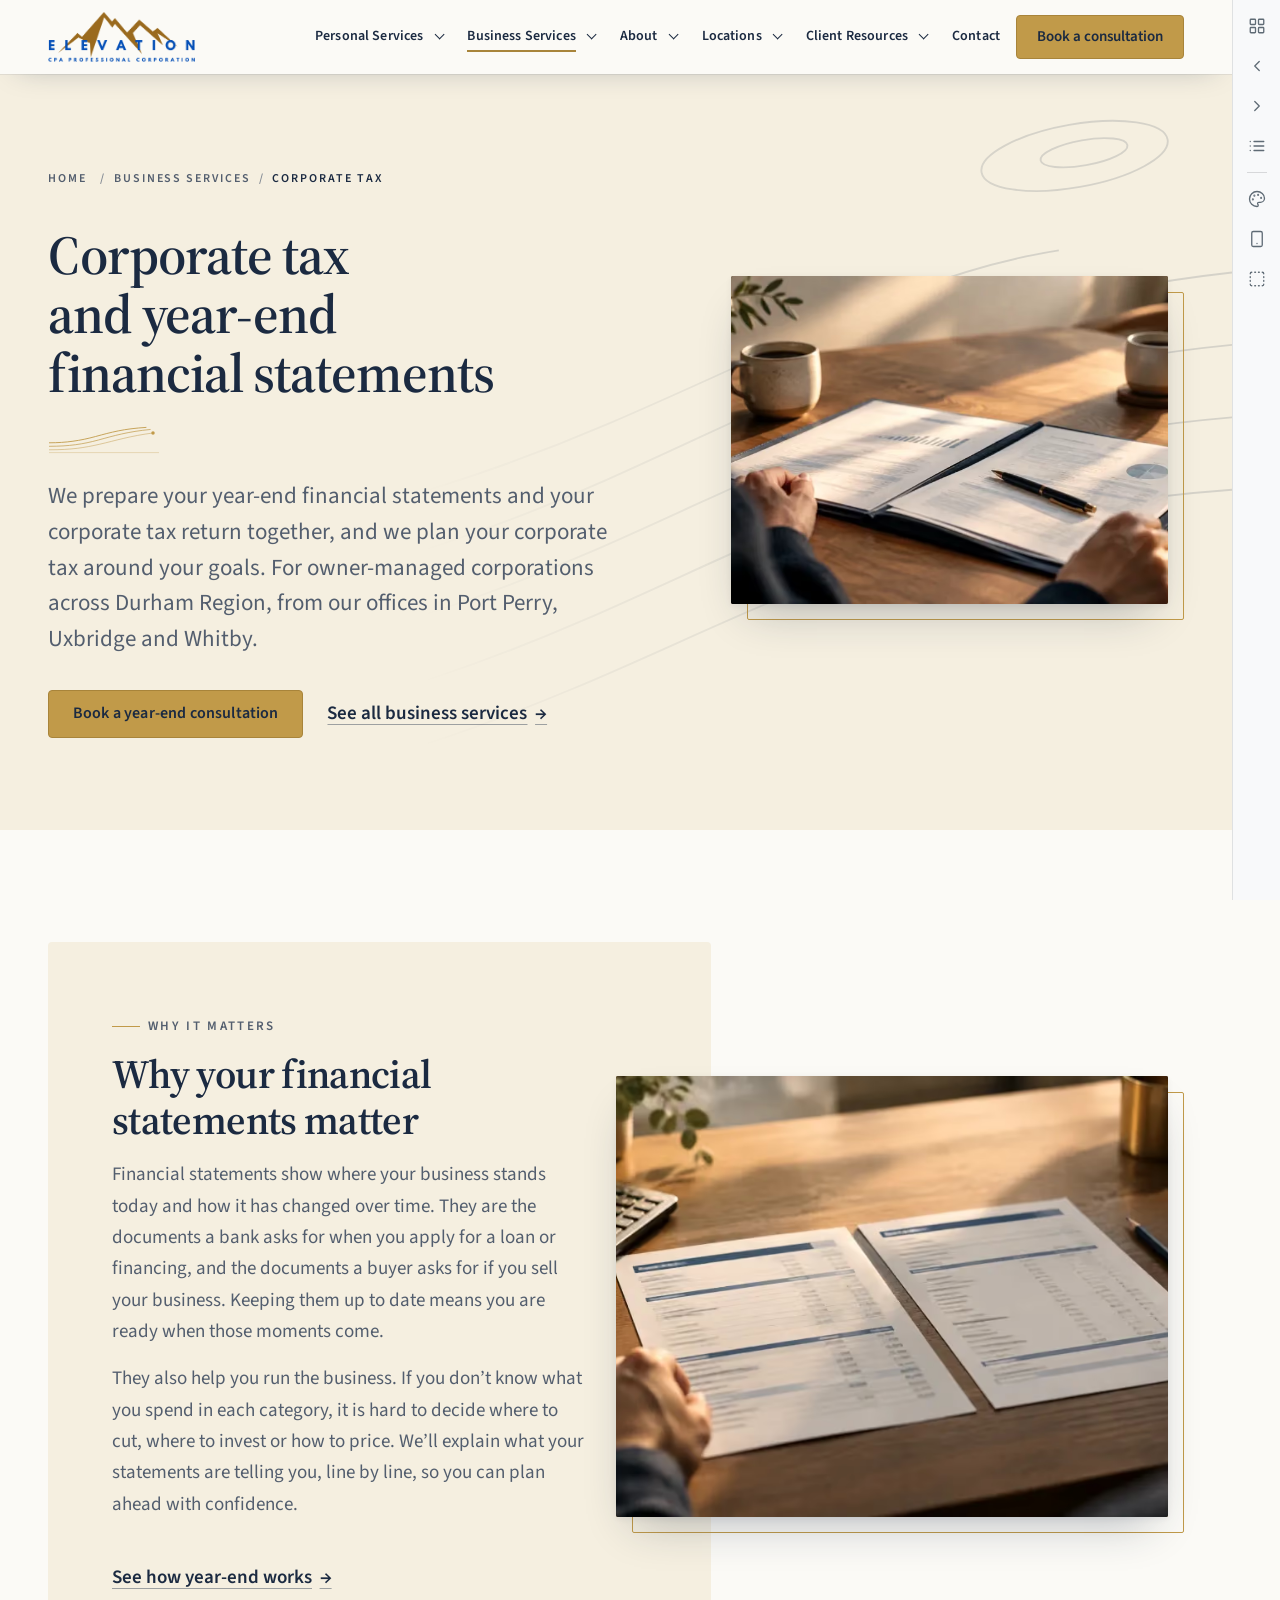
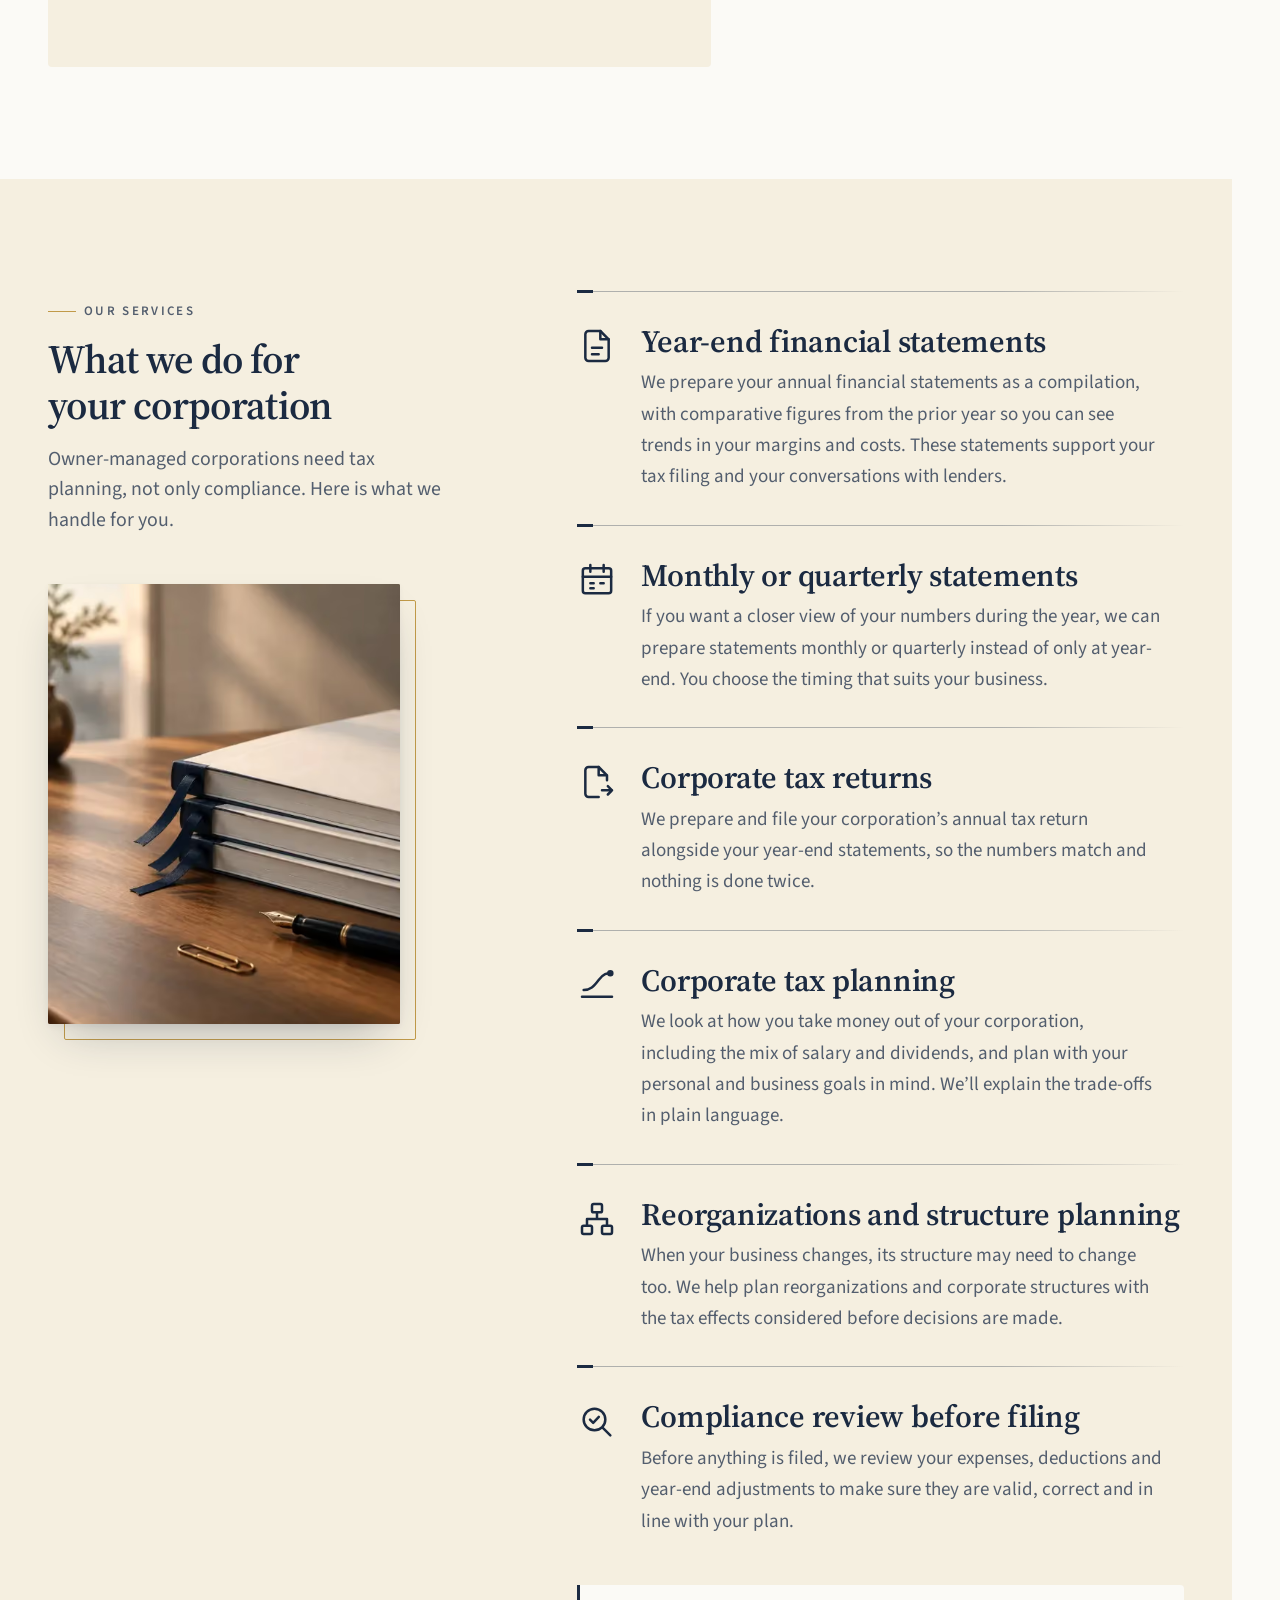
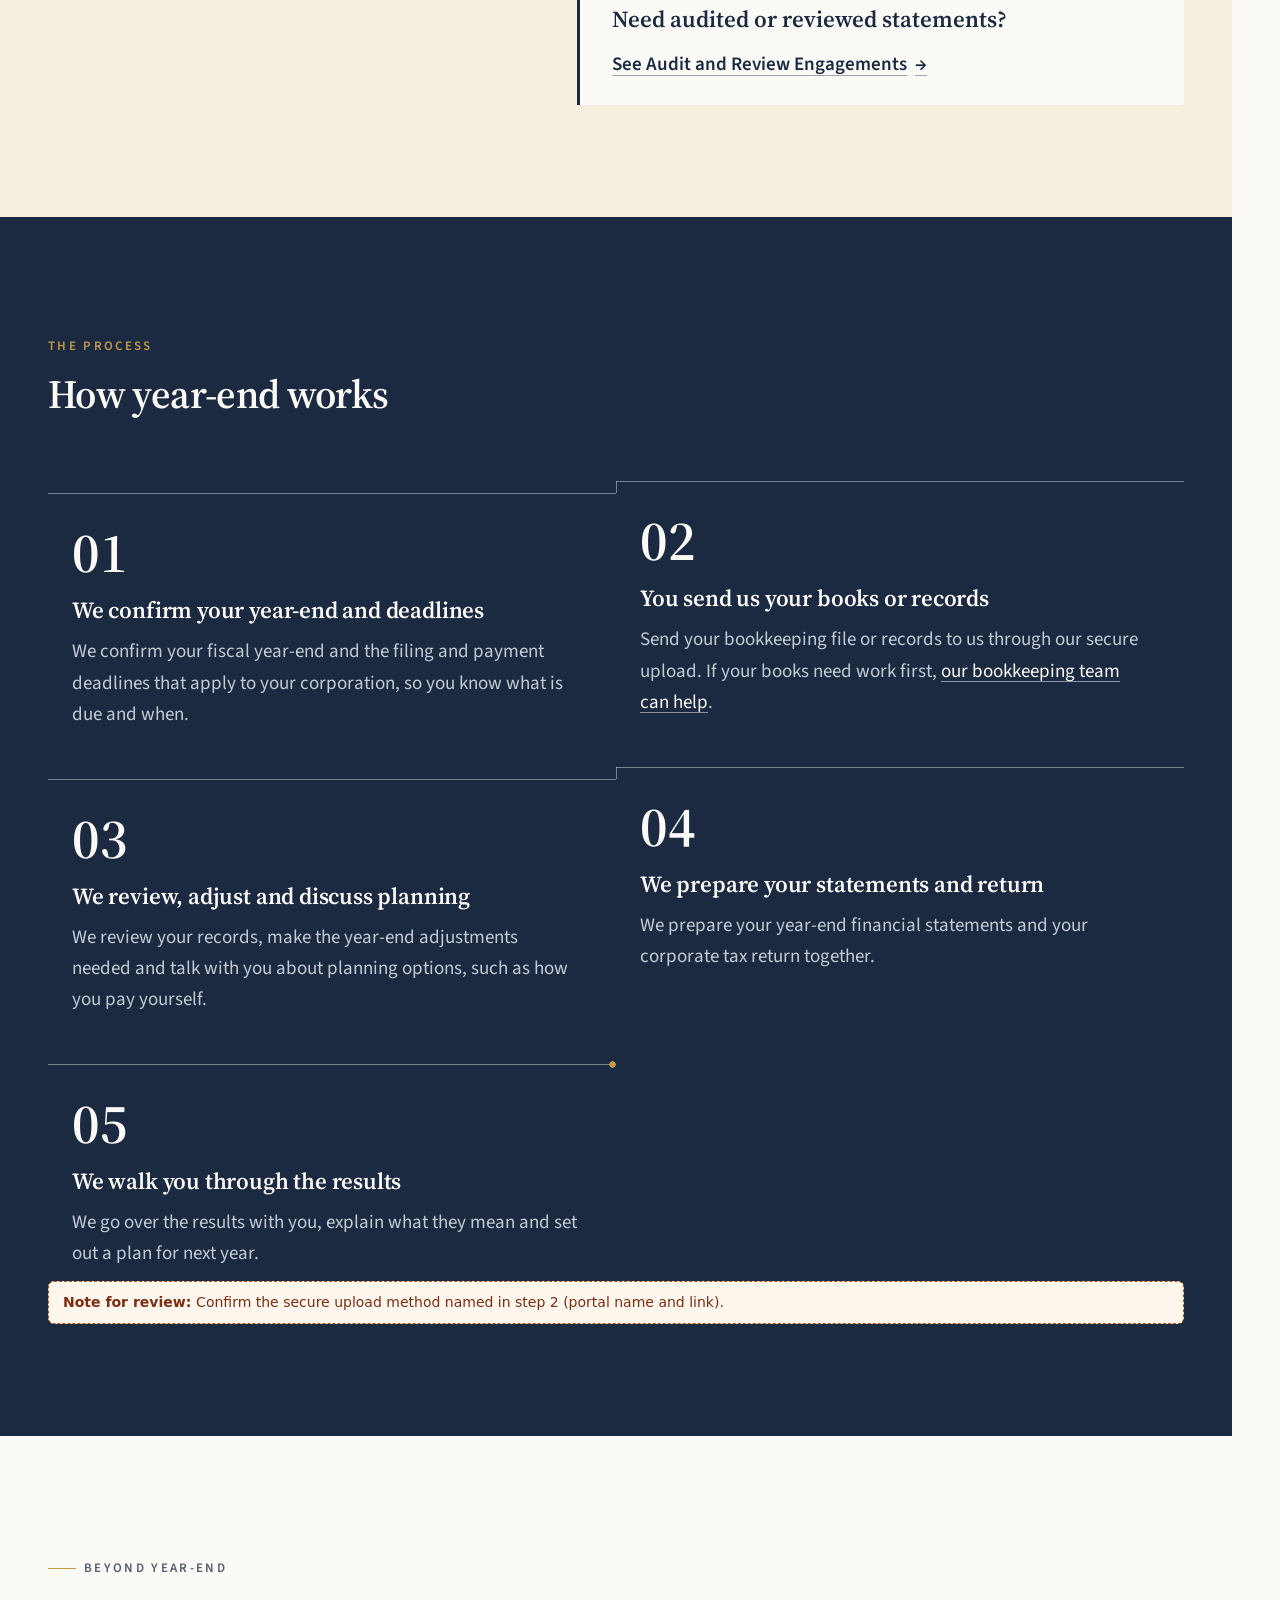
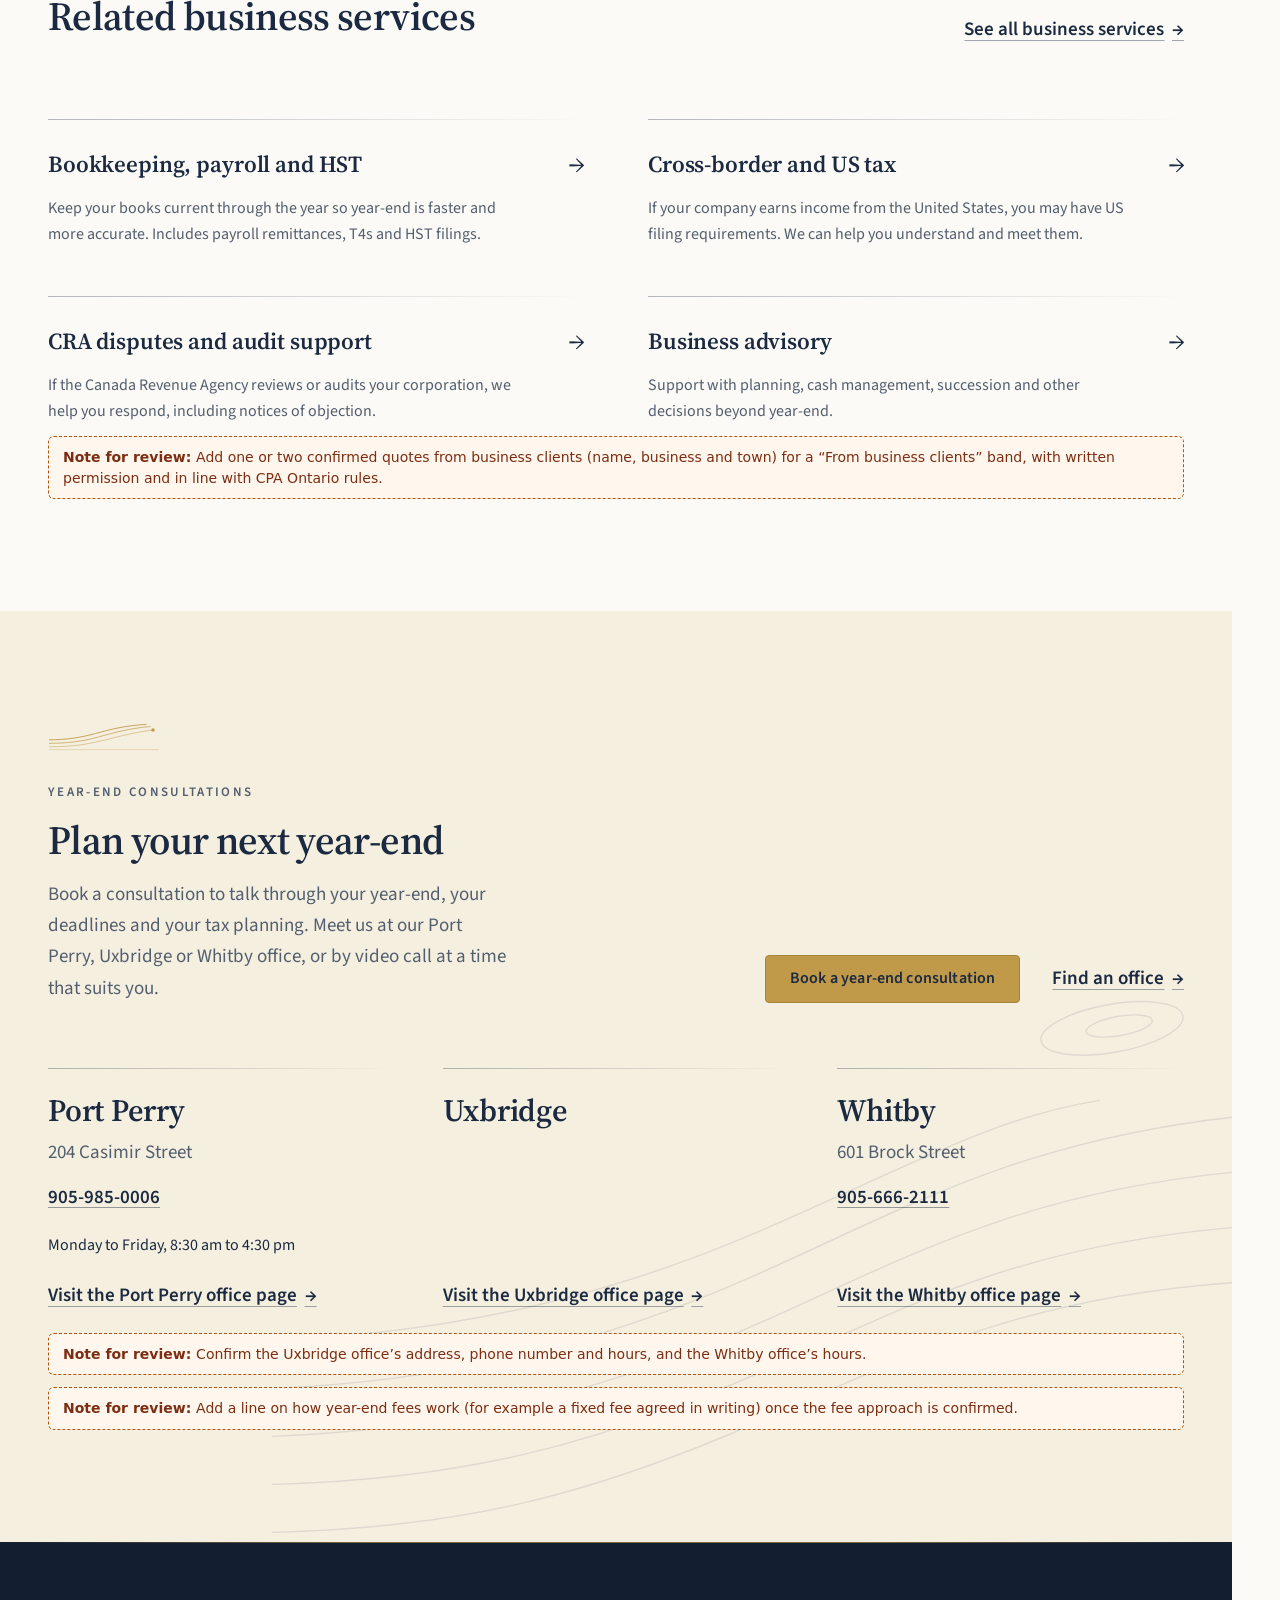
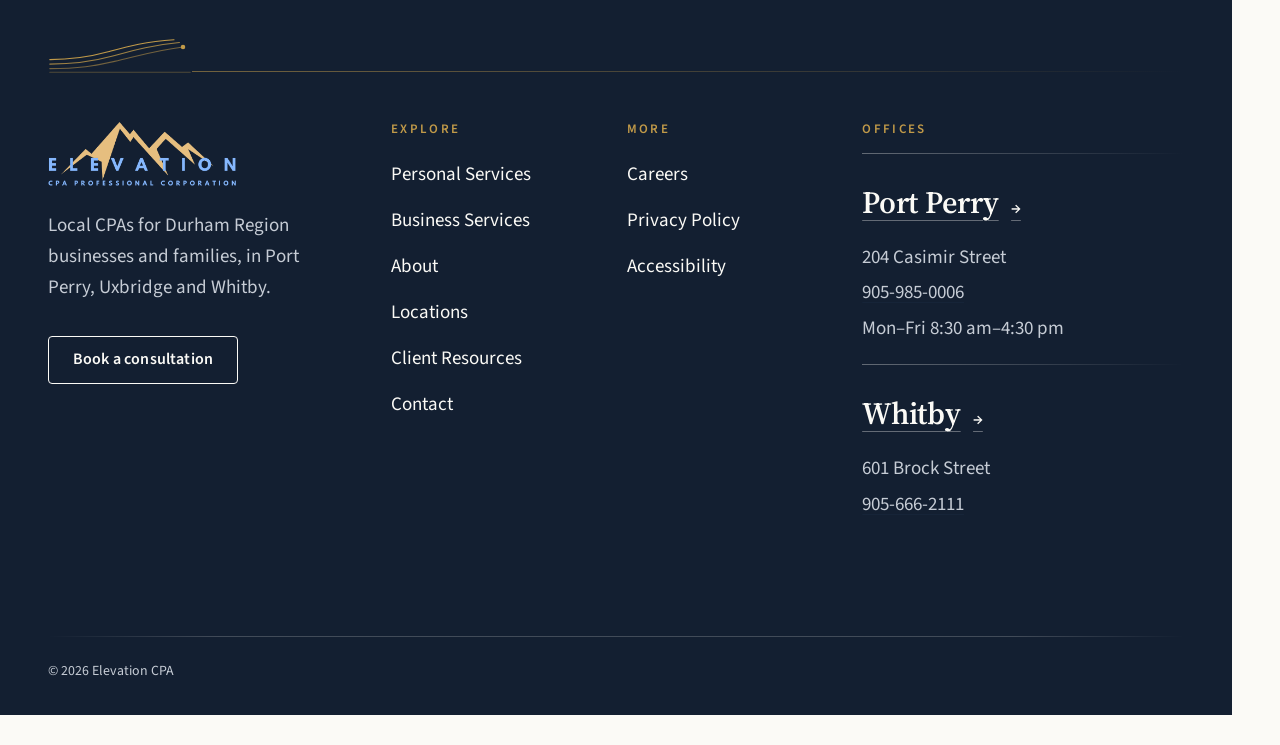
<file: v2/business/corporate-tax/index.html>
<!doctype html>
<html lang="en-CA">
<head>
<meta charset="utf-8">
<meta name="viewport" content="width=device-width, initial-scale=1">
<meta name="robots" content="noindex, nofollow">
<title>Corporate tax and year-end financial statements | Elevation CPA</title>
<meta name="description" content="Year-end statements, corporate tax returns and tax planning for owner-managed corporations in Port Perry, Uxbridge and Whitby. Book a year-end consultation.">
<meta property="og:type" content="website">
<meta property="og:title" content="Corporate tax and year-end financial statements | Elevation CPA">
<meta property="og:description" content="Year-end statements, corporate tax returns and tax planning for owner-managed corporations in Port Perry, Uxbridge and Whitby. Book a year-end consultation.">
<meta property="og:image" content="../../assets/og/business-corporate-tax.jpg"><meta property="og:image:width" content="1200"><meta property="og:image:height" content="630"><meta name="twitter:card" content="summary_large_image">
<link rel="icon" type="image/png" sizes="32x32" href="../../assets/brand/icon-32.png"><link rel="apple-touch-icon" href="../../assets/brand/icon-180.png">
<link rel="preconnect" href="https://fonts.googleapis.com"><link rel="preconnect" href="https://fonts.gstatic.com" crossorigin>
<link rel="stylesheet" href="https://fonts.googleapis.com/css2?family=Source+Serif+4:wght@600;700&amp;family=Source+Sans+3:wght@400;600&amp;display=swap">
<link rel="preload" as="image" href="../../assets/media/ec0ca38a-e94f-43a2-80c8-e6dea9fa2af7-a17976a09fda/800.webp" fetchpriority="high">
<link rel="stylesheet" href="../../assets/base.css">
<link rel="stylesheet" href="../../assets/system.css">
<style>/* Corporate tax page */
.ct-head .ornament { margin: 0 0 var(--space-5); }
.ct-head .page-head-media img { object-position: 45% 55%; }
.ct-why .split-media img { object-position: 50% 50%; }

/* Services: sticky aside beside ledger rows */
.ct-services-layout {
  display: grid;
  grid-template-columns: minmax(0, 5fr) minmax(0, 7fr);
  gap: var(--space-9);
  align-items: start;
}
.ct-services-aside {
  position: sticky;
  top: calc(var(--pv-top, 0px) + var(--header-h) + var(--space-6));
}
.ct-services-aside .section-intro { margin-bottom: var(--space-7); }
.ct-aside-media { --frame-x: 1rem; --frame-y: 1rem; max-width: 24rem; margin: 0 1rem 1rem 0; }
.ct-aside-media img { aspect-ratio: 4 / 5; object-position: 50% 60%; box-shadow: var(--shadow-2); }

.ct-ledger { margin: 0; padding: 0; list-style: none; }
.ct-ledger-item {
  position: relative;
  display: grid;
  grid-template-columns: 2.5rem minmax(0, 1fr);
  gap: var(--space-5);
  padding: var(--space-6) 0;
}
.ct-ledger-item::before {
  content: "";
  position: absolute;
  top: 0; left: 0; right: 0;
  height: 1px;
  background: linear-gradient(90deg, var(--color-hairline-strong), var(--color-hairline-strong) 70%, transparent);
}
.ct-ledger-item::after {
  content: "";
  position: absolute;
  top: -1px; left: 0;
  width: 2.5rem;
  height: 3px;
  background: var(--c-navy);
  transform: scaleX(0.4);
  transform-origin: left;
  transition: transform var(--dur-3) var(--ease-out);
}
.ct-ledger-item:hover::after { transform: scaleX(1); }
.ct-ledger-item .service-icon { margin: 0.2rem 0 0; }
.ct-ledger-item .service-title { margin-bottom: var(--space-2); }
.ct-ledger-item p { color: var(--c-muted); max-width: 58ch; }

.ct-assurance {
  display: flex;
  flex-wrap: wrap;
  align-items: center;
  gap: 0 var(--space-5);
  margin-top: var(--space-4);
  padding: var(--space-4) var(--space-6);
  background: var(--c-paper);
  border-left: 3px solid var(--c-navy);
  border-radius: 0 var(--radius) var(--radius) 0;
}
.ct-assurance p { margin: 0; font-family: var(--font-serif); font-size: var(--step-1); font-weight: 600; }

/* Five rising steps on navy */
.section--dark .steps-rise { --rule-c: rgba(251, 250, 246, 0.42); }
.section--dark .step-num { color: var(--c-on-dark); }
.section--dark .step p { color: var(--c-on-dark-muted); }
.section--dark .step a { color: var(--c-on-dark); text-decoration-color: rgba(251, 250, 246, 0.5); }
@media (min-width: 80.01em) {
  .steps-rise.ct-steps { grid-template-columns: repeat(5, minmax(0, 1fr)); padding-top: calc(4 * var(--rise)); }
  .ct-steps .step { padding-right: var(--space-5); }
}
@media (min-width: 64.01em) and (max-width: 80em) {
  .steps-rise.ct-steps { grid-template-columns: repeat(2, minmax(0, 1fr)); row-gap: var(--space-7); padding-top: var(--rise); }
  .ct-steps .step { transform: none; }
  .ct-steps .step:nth-child(even) { transform: translateY(calc(var(--rise) * -1)); }
  .ct-steps .step:nth-child(odd)::after { content: none; }
}

/* Related services */
.ct-related {
  display: grid;
  grid-template-columns: repeat(4, minmax(0, 1fr));
  gap: var(--space-7) var(--space-6);
  margin: 0;
  padding: 0;
  list-style: none;
}
.ct-related-item { position: relative; height: 100%; padding-top: var(--space-5); }
.ct-related-item::before {
  content: "";
  position: absolute;
  top: 0; left: 0; right: 0;
  height: 1px;
  background: linear-gradient(90deg, var(--color-hairline-strong), transparent);
}
.ct-related-title { font-size: var(--step-1); margin-bottom: var(--space-2); }
.ct-related-title a {
  display: inline-flex;
  align-items: baseline;
  gap: 0.4em;
  min-height: 2.75rem;
  padding-block: var(--space-2);
  color: inherit;
  text-decoration-color: transparent;
}
.ct-related-title a::after {
  content: "→";
  content: "→" / "";
  transition: transform var(--dur-2) var(--ease-out);
}
.ct-related-title a:hover { text-decoration-color: currentColor; }
.ct-related-title a:hover::after { transform: translateX(4px); }
.ct-related-title a:active { color: var(--c-navy-600); }
.ct-related-item p { color: var(--c-muted); font-size: 1rem; }

/* Closing band */
.ct-close::after {
  content: "";
  position: absolute;
  inset: 0;
  z-index: -1;
  pointer-events: none;
  background: var(--texture-contour-light) right bottom / min(60rem, 100%) auto no-repeat;
  opacity: 0.06;
}
.ct-close .ornament { margin-bottom: var(--space-5); }
.ct-close-intro { margin-top: var(--space-4); max-width: 52ch; color: var(--c-on-dark-muted); }
.ct-close-actions { display: flex; flex-wrap: wrap; align-items: center; gap: var(--space-3) var(--space-6); }

@media (max-width: 64em) {
  .ct-related { grid-template-columns: repeat(2, minmax(0, 1fr)); }
}
@media (max-width: 56.24em) {
  .ct-services-layout { grid-template-columns: 1fr; gap: var(--space-7); }
  .ct-services-aside { position: static; }
  .ct-aside-media img { aspect-ratio: 4 / 3; }
}
@media (max-width: 40em) {
  .ct-related { grid-template-columns: 1fr; gap: var(--space-5); }
  .ct-assurance { padding: var(--space-4) var(--space-5); }
  .ct-close-actions .button { flex: 1 1 100%; }
}

/* Revision 1 */
/* Page head: calmer contour on phones, tidy breadcrumb, safer h1 */
.ct-head .page-title { font-size: clamp(1.9375rem, 1.5rem + 2.4vw, 3.5rem); }
.ct-head .breadcrumb li { white-space: nowrap; }
.ct-head .breadcrumb a { position: relative; min-width: 0; }
.ct-head .breadcrumb a::after {
  content: "";
  position: absolute;
  top: 0; bottom: 0; left: 50%;
  width: max(100%, 2.75rem);
  transform: translateX(-50%);
}
@media (max-width: 47.99em) {
  .ct-head.page-head::before {
    inset: 0 0 auto 35%;
    height: 16rem;
    opacity: 0.1;
    -webkit-mask-image: linear-gradient(200deg, #000 20%, transparent 70%);
    mask-image: linear-gradient(200deg, #000 20%, transparent 70%);
  }
}

/* Why it matters: reserved image box, never blank */
.ct-why .split-media { aspect-ratio: 5 / 4; }
.ct-why .split-media img { display: block; }

/* Services: photo runs the full height of the list */
@media (min-width: 56.25em) {
  .ct-services-layout { align-items: stretch; }
  .ct-services-aside { position: static; display: flex; flex-direction: column; }
  .ct-aside-media { position: relative; flex: 1 1 auto; min-height: 26rem; max-width: 28rem; }
  .ct-aside-media img {
    position: absolute;
    inset: 0;
    width: 100%;
    height: 100%;
    aspect-ratio: auto;
  }
}

/* Steps: shared left edge on phones, wider body copy, even titles on wide */
.ct-steps .step p { max-width: 40ch; }
@media (min-width: 80.01em) {
  .ct-steps .step { padding-inline: var(--space-4); }
  .ct-steps .step-title { font-size: 1.1875rem; }
  .ct-steps .step p { font-size: 1rem; }
}
@media (max-width: 40em) {
  .ct-steps .step,
  .ct-steps .step:nth-child(even) { padding-left: 0; }
}

/* Related services: 2 x 2, one-line titles, arrow in a fixed slot */
.ct-related { grid-template-columns: repeat(2, minmax(0, 1fr)); gap: var(--space-7) var(--space-8); }
.ct-related-title a {
  display: flex;
  justify-content: space-between;
  align-items: baseline;
  gap: var(--space-4);
  width: 100%;
  text-decoration: none;
}
.ct-related-title a::after { flex: none; }
.ct-related-label {
  text-decoration: underline;
  text-decoration-thickness: 1px;
  text-underline-offset: 0.22em;
  text-decoration-color: transparent;
  transition: text-decoration-color var(--dur-1) var(--ease-out);
}
.ct-related-title a:hover .ct-related-label { text-decoration-color: currentColor; }
.ct-related-item p { max-width: 60ch; }
@media (max-width: 40em) {
  .ct-related { grid-template-columns: 1fr; gap: var(--space-5); }
}

/* Closing band on sand with contour texture */
.ct-close::after {
  background: var(--texture-contour) right bottom / min(60rem, 100%) auto no-repeat;
  opacity: 0.1;
}
.ct-close-head {
  display: flex;
  flex-wrap: wrap;
  align-items: end;
  justify-content: space-between;
  gap: var(--space-5) var(--space-7);
  margin-bottom: var(--space-8);
}
.ct-close-head > :first-child { max-width: 40rem; }
.ct-close-head .section-title { margin: 0; }
.ct-close-intro { color: var(--c-muted); }
.ct-close-offices {
  display: grid;
  grid-template-columns: repeat(3, minmax(0, 1fr));
  gap: var(--space-7);
  margin: 0;
  padding: 0;
  list-style: none;
}
.ct-close-offices .office-card { display: flex; flex-direction: column; align-items: flex-start; }
.ct-close-offices .office-phone a { font-variant-numeric: tabular-nums lining-nums; }
.ct-close-offices .text-link { margin-top: auto; }
.ct-office-hours {
  margin: 0 0 var(--space-3);
  font-size: 1rem;
  font-variant-numeric: tabular-nums lining-nums;
  color: var(--c-navy);
}
@media (max-width: 56.24em) {
  .ct-close-offices { grid-template-columns: 1fr; gap: var(--space-6); }
}

/* Footer: room back above it, office column wide enough for hours */
body:has(.footer-offices) .footer-inner { padding-top: var(--space-9); }
.footer-offices address p { font-variant-numeric: tabular-nums lining-nums; }
@media (min-width: 75em) {
  .footer-grid {
    grid-template-columns: minmax(14rem, 1.3fr) minmax(9rem, 0.8fr) minmax(9rem, 0.8fr) minmax(17rem, 1.5fr);
  }
}

/* Header: a step larger on wide screens */
@media (min-width: 100em) {
  .site-header { --logo-h: 3.625rem; }
  .nav-list { gap: 2rem; }
  .nav-link { font-size: 1rem; }
  .header-cta { min-height: 3rem; padding: 0.625rem 1.5rem; font-size: 1rem; }
}

/* Revision 2 */
/* Revision 2 */
/* Breadcrumb: one row, full-size targets, last crumb truncates instead of wrapping */
.ct-head .breadcrumb ol { flex-wrap: nowrap; }
.ct-head .breadcrumb li { flex: none; }
.ct-head .breadcrumb li:last-child {
  flex: 0 1 auto;
  min-width: 0;
  overflow: hidden;
  text-overflow: ellipsis;
}
.ct-head .breadcrumb a { min-width: 2.75rem; min-height: 2.75rem; }

/* Why it matters: reserved box, image fills it absolutely */
.ct-why .split-media { background: var(--c-sand-deep); }
.ct-why .split-media img {
  position: absolute;
  inset: 0;
  width: 100%;
  height: 100%;
  aspect-ratio: auto;
}
@media (min-width: 64em) {
  .ct-why .split-ledger { grid-template-columns: repeat(12, minmax(0, 1fr)); }
  .ct-why .split-ledger--reverse .split-panel {
    order: 0;
    grid-column: 1 / 8;
    grid-row: 1;
    margin: 0;
    padding: var(--space-8) calc(100% / 7 + var(--space-6)) var(--space-8) var(--space-8);
  }
  .ct-why .split-ledger--reverse .split-media {
    order: 0;
    grid-column: 7 / 13;
    grid-row: 1;
    align-self: center;
    width: auto;
    margin: 0 1rem 1rem 0;
    z-index: 2;
  }
}

/* Services: sharp 4:5 crop of the reports, no stretched column */
@media (min-width: 56.25em) {
  .ct-services-layout { align-items: start; }
  .ct-services-aside { display: block; }
  .ct-aside-media {
    flex: none;
    min-height: 0;
    max-width: 22rem;
    aspect-ratio: 4 / 5;
    background: var(--c-sand-deep);
  }
  .ct-aside-media img { object-position: 50% 62%; }
}
@media (min-width: 56.25em) and (min-height: 56em) {
  .ct-services-aside {
    position: sticky;
    top: calc(var(--pv-top, 0px) + var(--header-h) + var(--space-6));
  }
}

/* Steps: body copy fills the cell */
.ct-steps .step p { max-width: 34rem; }

/* Header: scaled up on wide screens */
@media (min-width: 90em) {
  :root { --bar-h: 5.5rem; }
  .site-header { --logo-h: 3.75rem; }
  .nav-list { gap: clamp(1.5rem, 1.6vw, 2.25rem); }
  .nav-link { font-size: 1.0625rem; }
  .header-cta {
    min-height: 3rem;
    padding: 0.75rem 1.625rem;
    font-size: 1.0625rem;
  }
}
@media (min-width: 100em) {
  .site-header { --logo-h: 4rem; }
}

/* Footer offices: names read as links, empty addresses collapse */
.footer-office-name {
  display: inline-flex;
  align-items: baseline;
  gap: 0.4em;
  min-height: 2.75rem;
  font-family: var(--font-serif);
  font-size: var(--step-2);
  font-weight: 600;
  color: var(--c-on-dark);
  text-decoration: underline;
  text-decoration-thickness: 1px;
  text-underline-offset: 0.22em;
  text-decoration-color: rgba(251, 250, 246, 0.35);
  transition: text-decoration-color var(--dur-1) var(--ease-out);
}
.footer-office-name::after {
  content: "→";
  content: "→" / "";
  font-family: var(--font-sans);
  font-size: 1rem;
  text-decoration: none;
  transition: transform var(--dur-2) var(--ease-out);
}
.footer-office-name:hover { text-decoration-color: var(--c-brass); }
.footer-office-name:hover::after { transform: translateX(4px); }
.footer-office-name:active { color: var(--c-brass-light); }
.footer-office-name:focus-visible {
  outline: 2px solid var(--c-brass);
  outline-offset: 3px;
  border-radius: var(--radius-s);
}
.footer-office address:empty,
.footer-office address:not(:has(p)) { display: none; }
.footer-office address p { margin-bottom: var(--space-1); }</style>
<link rel="stylesheet" href="../../assets/preview.css">

</head>
<body class="no-hero">
<nav class="pv-bar" aria-label="Design preview">
<a class="pv-i" href="../../index.html" aria-label="Elevation CPA design concept, version 2: overview" data-tip="Elevation CPA design concept, version 2"><svg viewBox="0 0 24 24" width="18" height="18" fill="none" stroke="currentColor" stroke-width="1.75" stroke-linecap="round" stroke-linejoin="round" aria-hidden="true" focusable="false"><rect width="7" height="7" x="3" y="3" rx="1"/><rect width="7" height="7" x="14" y="3" rx="1"/><rect width="7" height="7" x="14" y="14" rx="1"/><rect width="7" height="7" x="3" y="14" rx="1"/></svg></a>
<a class="pv-i" rel="prev" href="../../business/index.html" aria-label="Previous page: Business Services" data-tip="Previous: Business Services (←)"><svg viewBox="0 0 24 24" width="18" height="18" fill="none" stroke="currentColor" stroke-width="1.75" stroke-linecap="round" stroke-linejoin="round" aria-hidden="true" focusable="false"><path d="m15 18-6-6 6-6"/></svg></a><a class="pv-i" rel="next" href="../../about/index.html" aria-label="Next page: About" data-tip="Next: About (→)"><svg viewBox="0 0 24 24" width="18" height="18" fill="none" stroke="currentColor" stroke-width="1.75" stroke-linecap="round" stroke-linejoin="round" aria-hidden="true" focusable="false"><path d="m9 18 6-6-6-6"/></svg></a>
<button type="button" class="pv-i" id="pv-pages" aria-expanded="false" aria-controls="pv-pages-menu" aria-label="Pages (now: Business Services · Corporate Tax and Financial Statements)" data-tip="Pages · Business Services · Corporate Tax and Financial Statements"><svg viewBox="0 0 24 24" width="18" height="18" fill="none" stroke="currentColor" stroke-width="1.75" stroke-linecap="round" stroke-linejoin="round" aria-hidden="true" focusable="false"><path d="M3 12h.01"/><path d="M3 18h.01"/><path d="M3 6h.01"/><path d="M8 12h13"/><path d="M8 18h13"/><path d="M8 6h13"/></svg></button>
<div class="pv-menu" id="pv-pages-menu" hidden><p class="pv-group">Homepage</p><ul><li><a href="../../home/index.html">Home</a></li></ul><p class="pv-group">Personal and Family Services</p><ul><li><a href="../../personal/index.html">Personal and Family Services</a></li><li><a href="../../personal/personal-tax/index.html">Personal Tax</a></li></ul><p class="pv-group">Business Services</p><ul><li><a href="../../business/index.html">Business Services</a></li><li><a href="../../business/corporate-tax/index.html" aria-current="page">Corporate Tax and Financial Statements</a></li></ul><p class="pv-group">About</p><ul><li><a href="../../about/index.html">About</a></li><li><a href="../../about/team/index.html">Our Team</a></li></ul><p class="pv-group">Locations</p><ul><li><a href="../../locations/port-perry/index.html">Port Perry Office</a></li></ul><p class="pv-group">Contact and Book a Consultation</p><ul><li><a href="../../contact/index.html">Contact and Book a Consultation</a></li></ul></div>
<span class="pv-sep" aria-hidden="true"></span>
<a class="pv-i" href="../../design-system/index.html" aria-label="Design system" data-tip="Design system"><svg viewBox="0 0 24 24" width="18" height="18" fill="none" stroke="currentColor" stroke-width="1.75" stroke-linecap="round" stroke-linejoin="round" aria-hidden="true" focusable="false"><circle cx="13.5" cy="6.5" r=".5" fill="currentColor"/><circle cx="17.5" cy="10.5" r=".5" fill="currentColor"/><circle cx="8.5" cy="7.5" r=".5" fill="currentColor"/><circle cx="6.5" cy="12.5" r=".5" fill="currentColor"/><path d="M12 2C6.5 2 2 6.5 2 12s4.5 10 10 10c.926 0 1.648-.746 1.648-1.688 0-.437-.18-.835-.437-1.125-.29-.289-.438-.652-.438-1.125a1.64 1.64 0 0 1 1.668-1.668h1.996c3.051 0 5.555-2.503 5.555-5.554C21.965 6.012 17.461 2 12 2z"/></svg></a>
<button type="button" class="pv-i" id="pv-mobile" aria-pressed="false" aria-label="Phone width" data-tip="Phone width"><svg viewBox="0 0 24 24" width="18" height="18" fill="none" stroke="currentColor" stroke-width="1.75" stroke-linecap="round" stroke-linejoin="round" aria-hidden="true" focusable="false"><rect width="14" height="20" x="5" y="2" rx="2" ry="2"/><path d="M12 18h.01"/></svg></button>
<button type="button" class="pv-i" id="pv-structure" aria-pressed="false" aria-label="Structure only" data-tip="Structure only"><svg viewBox="0 0 24 24" width="18" height="18" fill="none" stroke="currentColor" stroke-width="1.75" stroke-linecap="round" stroke-linejoin="round" aria-hidden="true" focusable="false"><path d="M5 3a2 2 0 0 0-2 2"/><path d="M19 3a2 2 0 0 1 2 2"/><path d="M21 19a2 2 0 0 1-2 2"/><path d="M5 21a2 2 0 0 1-2-2"/><path d="M9 3h1"/><path d="M9 21h1"/><path d="M14 3h1"/><path d="M14 21h1"/><path d="M3 9v1"/><path d="M21 9v1"/><path d="M3 14v1"/><path d="M21 14v1"/></svg></button>
<span class="pv-grow" aria-hidden="true"></span>
<button type="button" class="pv-i pv-approve" id="pv-approve" aria-label="Approve this version" data-tip="Approve this version"><svg viewBox="0 0 24 24" width="18" height="18" fill="none" stroke="currentColor" stroke-width="1.75" stroke-linecap="round" stroke-linejoin="round" aria-hidden="true" focusable="false"><path d="M20 6 9 17l-5-5"/></svg></button>
</nav>
<header class="site-header site-header--over-hero" data-header><a class="skip-link" href="#main">Skip to main content</a><div class="header-bar"><div class="header-inner"><a class="brand" href="../../home/index.html" aria-label="Elevation CPA home"><img class="brand-logo brand-logo--on-dark" src="../../assets/brand/logo-on-dark.png" alt="" width="344" height="117"><img class="brand-logo brand-logo--on-light" src="../../assets/brand/logo-on-light.png" alt="" width="344" height="117"></a><nav class="main-nav" id="main-nav" aria-label="Main"><ul class="nav-list"><li class="nav-item has-children"><a class="nav-link" href="../../personal/index.html">Personal Services</a><button class="submenu-toggle" type="button" data-submenu-toggle aria-expanded="false" aria-controls="sub-personal-and-family-services"><span class="sr-only">Personal and Family Services pages</span></button><ul class="submenu" id="sub-personal-and-family-services"><li class="nav-item"><a class="nav-link" href="../../personal/personal-tax/index.html">Personal Tax</a></li><li class="nav-item"><a class="nav-link" href="#" data-unbuilt="1">Estate and Trust Planning</a></li><li class="nav-item"><a class="nav-link" href="#" data-unbuilt="1">Cross-Border and US Tax</a></li></ul></li><li class="nav-item has-children"><a class="nav-link is-current" href="../../business/index.html">Business Services</a><button class="submenu-toggle" type="button" data-submenu-toggle aria-expanded="false" aria-controls="sub-business-services"><span class="sr-only">Business Services pages</span></button><ul class="submenu" id="sub-business-services"><li class="nav-item"><a class="nav-link is-current" href="../../business/corporate-tax/index.html" aria-current="page">Corporate Tax and Financial Statements</a></li><li class="nav-item"><a class="nav-link" href="#" data-unbuilt="1">Bookkeeping, Payroll and HST</a></li><li class="nav-item"><a class="nav-link" href="#" data-unbuilt="1">Business Advisory</a></li><li class="nav-item"><a class="nav-link" href="#" data-unbuilt="1">Audit and Review Engagements</a></li><li class="nav-item"><a class="nav-link" href="#" data-unbuilt="1">CRA Disputes and Audit Support</a></li></ul></li><li class="nav-item has-children"><a class="nav-link" href="../../about/index.html">About</a><button class="submenu-toggle" type="button" data-submenu-toggle aria-expanded="false" aria-controls="sub-about"><span class="sr-only">About pages</span></button><ul class="submenu" id="sub-about"><li class="nav-item"><a class="nav-link" href="../../about/team/index.html">Our Team</a></li></ul></li><li class="nav-item has-children"><a class="nav-link" href="#" data-unbuilt="1">Locations</a><button class="submenu-toggle" type="button" data-submenu-toggle aria-expanded="false" aria-controls="sub-locations"><span class="sr-only">Locations pages</span></button><ul class="submenu" id="sub-locations"><li class="nav-item"><a class="nav-link" href="../../locations/port-perry/index.html">Port Perry Office</a></li><li class="nav-item"><a class="nav-link" href="#" data-unbuilt="1">Uxbridge Office</a></li><li class="nav-item"><a class="nav-link" href="#" data-unbuilt="1">Whitby Office</a></li></ul></li><li class="nav-item has-children"><a class="nav-link" href="#" data-unbuilt="1">Client Resources</a><button class="submenu-toggle" type="button" data-submenu-toggle aria-expanded="false" aria-controls="sub-client-resources"><span class="sr-only">Client Resources pages</span></button><ul class="submenu" id="sub-client-resources"><li class="nav-item"><a class="nav-link" href="#" data-unbuilt="1">Frequently Asked Questions</a></li></ul></li><li class="nav-item"><a class="nav-link" href="../../contact/index.html">Contact</a></li></ul></nav><a class="header-cta" href="../../contact/index.html" aria-label="Book a consultation"><span class="header-cta-short">Consultation</span><span class="header-cta-full">Book a consultation</span></a><button class="menu-toggle" type="button" data-menu-toggle aria-controls="main-nav" aria-expanded="false"><span class="menu-toggle-label">Menu</span></button></div></div></header>
<main id="main">
<section class="page-head page-head--media ct-head" aria-labelledby="page-title">
  <div class="container">
    <div class="page-head-inner">
      <div>
        <nav class="breadcrumb" aria-label="Breadcrumb">
          <ol>
            <li><a href="../../home/index.html">Home</a></li>
            <li><a href="../../business/index.html">Business services</a></li>
            <li><span aria-current="page">Corporate tax</span></li>
          </ol>
        </nav>
        <h1 class="page-title" id="page-title">Corporate tax and year-end financial&nbsp;statements</h1>
        <span class="ornament ornament--small" aria-hidden="true"><svg xmlns="http://www.w3.org/2000/svg" viewBox="0 0 160 40" fill="none" stroke="currentColor" stroke-width="1.25" stroke-linecap="round"><path d="M2 38h156" opacity=".35"></path><path d="M2 34C34 34 52 31 74 26S118 14 150 10" opacity=".55"></path><path d="M2 29C30 29 50 26 72 20S114 8 146 5" opacity=".8"></path><path d="M2 24C26 24 46 21 68 15S108 4 140 2"></path><circle cx="150" cy="10" r="2.5" fill="currentColor" stroke="none"></circle></svg></span>
        <p class="page-intro">We prepare your year-end financial statements and your corporate tax return together, and we plan your corporate tax around your goals. For owner-managed corporations across Durham Region, from our offices in Port Perry, Uxbridge and&nbsp;Whitby.</p>
        <div class="button-row">
          <a class="button button--primary" href="../../contact/index.html">Book a year-end consultation</a>
          <a class="text-link" href="../../business/index.html">See all business services</a>
        </div>
      </div>
      <figure class="page-head-media frame-offset">
        <picture><source type="image/avif" srcset="../../assets/media/ec0ca38a-e94f-43a2-80c8-e6dea9fa2af7-a17976a09fda/480.avif 480w, ../../assets/media/ec0ca38a-e94f-43a2-80c8-e6dea9fa2af7-a17976a09fda/800.avif 800w, ../../assets/media/ec0ca38a-e94f-43a2-80c8-e6dea9fa2af7-a17976a09fda/1200.avif 1200w, ../../assets/media/ec0ca38a-e94f-43a2-80c8-e6dea9fa2af7-a17976a09fda/1536.avif 1536w" sizes="(min-width: 56.25em) 38vw, 100vw"><source type="image/webp" srcset="../../assets/media/ec0ca38a-e94f-43a2-80c8-e6dea9fa2af7-a17976a09fda/480.webp 480w, ../../assets/media/ec0ca38a-e94f-43a2-80c8-e6dea9fa2af7-a17976a09fda/800.webp 800w, ../../assets/media/ec0ca38a-e94f-43a2-80c8-e6dea9fa2af7-a17976a09fda/1200.webp 1200w, ../../assets/media/ec0ca38a-e94f-43a2-80c8-e6dea9fa2af7-a17976a09fda/1536.webp 1536w" sizes="(min-width: 56.25em) 38vw, 100vw"><img src="../../assets/media/ec0ca38a-e94f-43a2-80c8-e6dea9fa2af7-a17976a09fda/1200.webp" alt="An open folder of financial statements between two coffee cups on a wooden table, with a pen resting across the pages" width="1536" height="1024" loading="eager" fetchpriority="high" decoding="async" data-media-id="ec0ca38a-e94f-43a2-80c8-e6dea9fa2af7" data-max-width="1536" data-provenance="generated" style="object-position:50% 60%;background-image:url([data-uri])"></picture>
      </figure>
    </div>
  </div>
</section>

<section class="section section--light ct-why" aria-labelledby="why-title">
  <div class="container">
    <div class="split-ledger split-ledger--reverse">
      <figure class="split-media frame-offset">
        <picture><source type="image/avif" srcset="../../assets/media/a78b508a-08d3-46ef-9792-2fca88e49e1e-a9c6199b8c56/480.avif 480w, ../../assets/media/a78b508a-08d3-46ef-9792-2fca88e49e1e-a9c6199b8c56/800.avif 800w, ../../assets/media/a78b508a-08d3-46ef-9792-2fca88e49e1e-a9c6199b8c56/1200.avif 1200w, ../../assets/media/a78b508a-08d3-46ef-9792-2fca88e49e1e-a9c6199b8c56/1536.avif 1536w" sizes="(min-width: 56.25em) 50vw, 92vw"><source type="image/webp" srcset="../../assets/media/a78b508a-08d3-46ef-9792-2fca88e49e1e-a9c6199b8c56/480.webp 480w, ../../assets/media/a78b508a-08d3-46ef-9792-2fca88e49e1e-a9c6199b8c56/800.webp 800w, ../../assets/media/a78b508a-08d3-46ef-9792-2fca88e49e1e-a9c6199b8c56/1200.webp 1200w, ../../assets/media/a78b508a-08d3-46ef-9792-2fca88e49e1e-a9c6199b8c56/1536.webp 1536w" sizes="(min-width: 56.25em) 50vw, 92vw"><img src="../../assets/media/a78b508a-08d3-46ef-9792-2fca88e49e1e-a9c6199b8c56/1200.webp" alt="A printed income statement and balance sheet side by side on a desk, with a calculator and a pencil" width="1536" height="1024" loading="lazy" decoding="async" data-media-id="a78b508a-08d3-46ef-9792-2fca88e49e1e" data-max-width="1536" data-provenance="generated" style="object-position:55% 55%;background-image:url([data-uri])"></picture>
      </figure>
      <div class="split-panel" data-reveal="">
        <p class="eyebrow eyebrow--rule">Why it matters</p>
        <h2 id="why-title">Why your financial statements&nbsp;matter</h2>
        <p>Financial statements show where your business stands today and how it has changed over time. They are the documents a bank asks for when you apply for a loan or financing, and the documents a buyer asks for if you sell your business. Keeping them up to date means you are ready when those moments&nbsp;come.</p>
        <p>They also help you run the business. If you don’t know what you spend in each category, it is hard to decide where to cut, where to invest or how to price. We’ll explain what your statements are telling you, line by line, so you can plan ahead with&nbsp;confidence.</p>
        <a class="text-link" href="#how-year-end-works">See how year-end works</a>
      </div>
    </div>
  </div>
</section>

<section class="section section--alt" aria-labelledby="services-title">
  <div class="container">
    <div class="ct-services-layout">
      <div class="ct-services-aside">
        <p class="eyebrow eyebrow--rule">Our services</p>
        <h2 class="section-title" id="services-title">What we do for your&nbsp;corporation</h2>
        <p class="section-intro">Owner-managed corporations need tax planning, not only compliance. Here is what we handle for&nbsp;you.</p>
        <figure class="ct-aside-media frame-offset" data-reveal="">
          <picture><source type="image/avif" srcset="../../assets/media/cd88f82c-c8a9-4631-882e-573f28ff2dd9-a0f46b20d46a/480.avif 480w, ../../assets/media/cd88f82c-c8a9-4631-882e-573f28ff2dd9-a0f46b20d46a/800.avif 800w, ../../assets/media/cd88f82c-c8a9-4631-882e-573f28ff2dd9-a0f46b20d46a/1024.avif 1024w" sizes="(min-width: 56.25em) 30vw, 90vw"><source type="image/webp" srcset="../../assets/media/cd88f82c-c8a9-4631-882e-573f28ff2dd9-a0f46b20d46a/480.webp 480w, ../../assets/media/cd88f82c-c8a9-4631-882e-573f28ff2dd9-a0f46b20d46a/800.webp 800w, ../../assets/media/cd88f82c-c8a9-4631-882e-573f28ff2dd9-a0f46b20d46a/1024.webp 1024w" sizes="(min-width: 56.25em) 30vw, 90vw"><img src="../../assets/media/cd88f82c-c8a9-4631-882e-573f28ff2dd9-a0f46b20d46a/1024.webp" alt="A stack of ribbon-bound printed reports on a wooden desk beside a fountain pen" width="1024" height="1536" loading="lazy" decoding="async" data-media-id="cd88f82c-c8a9-4631-882e-573f28ff2dd9" data-max-width="1024" data-provenance="generated" style="object-position:65% 50%;background-image:url([data-uri])"></picture>
        </figure>
      </div>
      <div>
        <ul class="ct-ledger">
          <li class="ct-ledger-item" data-reveal="">
            <span class="service-icon"><svg class="icon" viewBox="0 0 24 24" aria-hidden="true"><path d="M14 3H7a2 2 0 0 0-2 2v14a2 2 0 0 0 2 2h10a2 2 0 0 0 2-2V8z"></path><path d="M14 3v5h5M9 13h6M9 17h4"></path></svg></span>
            <div>
              <h3 class="service-title">Year-end financial statements</h3>
              <p>We prepare your annual financial statements as a compilation, with comparative figures from the prior year so you can see trends in your margins and costs. These statements support your tax filing and your conversations with&nbsp;lenders.</p>
            </div>
          </li>
          <li class="ct-ledger-item" data-reveal="">
            <span class="service-icon"><svg class="icon" viewBox="0 0 24 24" aria-hidden="true"><rect x="3.5" y="5" width="17" height="15" rx="1.5"></rect><path d="M3.5 10h17M8 3v4M16 3v4M8 14h2M14 14h2M8 17h2"></path></svg></span>
            <div>
              <h3 class="service-title">Monthly or quarterly statements</h3>
              <p>If you want a closer view of your numbers during the year, we can prepare statements monthly or quarterly instead of only at year-end. You choose the timing that suits your&nbsp;business.</p>
            </div>
          </li>
          <li class="ct-ledger-item" data-reveal="">
            <span class="service-icon"><svg class="icon" viewBox="0 0 24 24" aria-hidden="true"><path d="M13 3H7a2 2 0 0 0-2 2v14a2 2 0 0 0 2 2h6"></path><path d="M13 3l5 5v3M13 3v5h5"></path><path d="M15 17h6M18.5 14.5L21 17l-2.5 2.5"></path></svg></span>
            <div>
              <h3 class="service-title">Corporate tax returns</h3>
              <p>We prepare and file your corporation’s annual tax return alongside your year-end statements, so the numbers match and nothing is done&nbsp;twice.</p>
            </div>
          </li>
          <li class="ct-ledger-item" data-reveal="">
            <span class="service-icon"><svg class="icon" viewBox="0 0 24 24" aria-hidden="true"><path d="M3 19h18"></path><path d="M4 15c4 0 6-2 9-6s5-4 7-4"></path><circle cx="20" cy="5" r="1.2"></circle></svg></span>
            <div>
              <h3 class="service-title">Corporate tax planning</h3>
              <p>We look at how you take money out of your corporation, including the mix of salary and dividends, and plan with your personal and business goals in mind. We’ll explain the trade-offs in plain&nbsp;language.</p>
            </div>
          </li>
          <li class="ct-ledger-item" data-reveal="">
            <span class="service-icon"><svg class="icon" viewBox="0 0 24 24" aria-hidden="true"><rect x="9" y="3" width="6" height="5" rx="1"></rect><rect x="3" y="16" width="6" height="5" rx="1"></rect><rect x="15" y="16" width="6" height="5" rx="1"></rect><path d="M12 8v4M6 16v-4h12v4"></path></svg></span>
            <div>
              <h3 class="service-title">Reorganizations and structure planning</h3>
              <p>When your business changes, its structure may need to change too. We help plan reorganizations and corporate structures with the tax effects considered before decisions are&nbsp;made.</p>
            </div>
          </li>
          <li class="ct-ledger-item" data-reveal="">
            <span class="service-icon"><svg class="icon" viewBox="0 0 24 24" aria-hidden="true"><circle cx="10.5" cy="10.5" r="6.5"></circle><path d="M15.5 15.5L20 20M7.8 10.6l1.9 1.9 3.4-3.6"></path></svg></span>
            <div>
              <h3 class="service-title">Compliance review before filing</h3>
              <p>Before anything is filed, we review your expenses, deductions and year-end adjustments to make sure they are valid, correct and in line with your&nbsp;plan.</p>
            </div>
          </li>
        </ul>
        <div class="ct-assurance" data-reveal="">
          <p>Need audited or reviewed&nbsp;statements?</p>
          <a class="text-link" href="#" data-unbuilt="1">See Audit and Review Engagements</a>
        </div>
      </div>
    </div>
  </div>
</section>

<section class="section section--dark" id="how-year-end-works" aria-labelledby="steps-title">
  <div class="container">
    <div class="section-head">
      <p class="eyebrow">The process</p>
      <h2 class="section-title" id="steps-title">How year-end works</h2>
    </div>
    <ol class="steps-rise ct-steps">
      <li class="step" data-reveal="">
        <span class="step-num" aria-hidden="true">01</span>
        <h3 class="step-title">We confirm your <span class="nowrap">year-end</span> and&nbsp;deadlines</h3>
        <p>We confirm your fiscal year-end and the filing and payment deadlines that apply to your corporation, so you know what is due and&nbsp;when.</p>
      </li>
      <li class="step" data-reveal="" style="--reveal-index: 1">
        <span class="step-num" aria-hidden="true">02</span>
        <h3 class="step-title">You send us your books or&nbsp;records</h3>
        <p>Send your bookkeeping file or records to us through our secure upload. If your books need work first, <a href="#" data-unbuilt="1">our bookkeeping team can help</a>.</p>
      </li>
      <li class="step" data-reveal="" style="--reveal-index: 2">
        <span class="step-num" aria-hidden="true">03</span>
        <h3 class="step-title">We review, adjust and discuss&nbsp;planning</h3>
        <p>We review your records, make the year-end adjustments needed and talk with you about planning options, such as how you pay&nbsp;yourself.</p>
      </li>
      <li class="step" data-reveal="" style="--reveal-index: 3">
        <span class="step-num" aria-hidden="true">04</span>
        <h3 class="step-title">We prepare your statements and&nbsp;return</h3>
        <p>We prepare your year-end financial statements and your corporate tax return&nbsp;together.</p>
      </li>
      <li class="step" data-reveal="" style="--reveal-index: 4">
        <span class="step-num" aria-hidden="true">05</span>
        <h3 class="step-title">We walk you through the&nbsp;results</h3>
        <p>We go over the results with you, explain what they mean and set out a plan for next&nbsp;year.</p>
      </li>
    </ol>
    <p class="editor-note">Confirm the secure upload method named in step 2 (portal name and&nbsp;link).</p>
  </div>
</section>

<section class="section section--light" aria-labelledby="related-title">
  <div class="container">
    <div class="section-head section-head--split">
      <div>
        <p class="eyebrow eyebrow--rule">Beyond year-end</p>
        <h2 class="section-title" id="related-title">Related business services</h2>
      </div>
      <a class="text-link" href="../../business/index.html">See all business services</a>
    </div>
    <ul class="ct-related">
      <li class="ct-related-item" data-reveal="">
        <h3 class="ct-related-title"><a href="#" data-unbuilt="1"><span class="ct-related-label">Bookkeeping, payroll and HST</span></a></h3>
        <p>Keep your books current through the year so year-end is faster and more accurate. Includes payroll remittances, T4s and HST&nbsp;filings.</p>
      </li>
      <li class="ct-related-item" data-reveal="" style="--reveal-index: 1">
        <h3 class="ct-related-title"><a href="#" data-unbuilt="1"><span class="ct-related-label">Cross-border and US tax</span></a></h3>
        <p>If your company earns income from the United States, you may have US filing requirements. We can help you understand and meet&nbsp;them.</p>
      </li>
      <li class="ct-related-item" data-reveal="">
        <h3 class="ct-related-title"><a href="#" data-unbuilt="1"><span class="ct-related-label">CRA disputes and audit support</span></a></h3>
        <p>If the Canada Revenue Agency reviews or audits your corporation, we help you respond, including notices of&nbsp;objection.</p>
      </li>
      <li class="ct-related-item" data-reveal="" style="--reveal-index: 1">
        <h3 class="ct-related-title"><a href="#" data-unbuilt="1"><span class="ct-related-label">Business advisory</span></a></h3>
        <p>Support with planning, cash management, succession and other decisions beyond&nbsp;year-end.</p>
      </li>
    </ul>
    <p class="editor-note">Add one or two confirmed quotes from business clients (name, business and town) for a “From business clients” band, with written permission and in line with CPA Ontario&nbsp;rules.</p>
  </div>
</section>

<section class="section section--alt ct-close" aria-labelledby="close-title">
  <div class="container">
    <div class="ct-close-head">
      <div>
        <span class="ornament ornament--small" aria-hidden="true"><svg xmlns="http://www.w3.org/2000/svg" viewBox="0 0 160 40" fill="none" stroke="currentColor" stroke-width="1.25" stroke-linecap="round"><path d="M2 38h156" opacity=".35"></path><path d="M2 34C34 34 52 31 74 26S118 14 150 10" opacity=".55"></path><path d="M2 29C30 29 50 26 72 20S114 8 146 5" opacity=".8"></path><path d="M2 24C26 24 46 21 68 15S108 4 140 2"></path><circle cx="150" cy="10" r="2.5" fill="currentColor" stroke="none"></circle></svg></span>
        <p class="eyebrow">Year-end consultations</p>
        <h2 class="section-title" id="close-title">Plan your next year-end</h2>
        <p class="ct-close-intro">Book a consultation to talk through your year-end, your deadlines and your tax planning. Meet us at our Port Perry, Uxbridge or Whitby office, or by video call at a time that suits&nbsp;you.</p>
      </div>
      <div class="ct-close-actions">
        <a class="button button--primary" href="../../contact/index.html">Book a year-end consultation</a>
        <a class="text-link" href="#" data-unbuilt="1">Find an office</a>
      </div>
    </div>
    <ul class="ct-close-offices">
      <li class="office-card" data-reveal="">
        <h3>Port Perry</h3>
        <address>204&nbsp;Casimir Street</address>
        <p class="office-phone"><a href="tel:+19059850006"><span class="nowrap">905⁠-⁠985⁠-⁠0006</span></a></p>
        <p class="ct-office-hours">Monday to Friday, 8:30&nbsp;am to&nbsp;4:30&nbsp;pm</p>
        <a class="text-link" href="../../locations/port-perry/index.html">Visit the Port Perry office page</a>
      </li>
      <li class="office-card" data-reveal="" style="--reveal-index: 1">
        <h3>Uxbridge</h3>
        <a class="text-link" href="#" data-unbuilt="1">Visit the Uxbridge office page</a>
      </li>
      <li class="office-card" data-reveal="" style="--reveal-index: 2">
        <h3>Whitby</h3>
        <address>601&nbsp;Brock Street</address>
        <p class="office-phone"><a href="tel:+19056662111"><span class="nowrap">905⁠-⁠666⁠-⁠2111</span></a></p>
        <a class="text-link" href="#" data-unbuilt="1">Visit the Whitby office page</a>
      </li>
    </ul>
    <p class="editor-note">Confirm the Uxbridge office’s address, phone number and hours, and the Whitby office’s&nbsp;hours.</p>
    <p class="editor-note">Add a line on how year-end fees work (for example a fixed fee agreed in writing) once the fee approach is&nbsp;confirmed.</p>
  </div>
</section>
</main>
<footer class="site-footer"><div class="footer-inner"><div class="ornament" aria-hidden="true"><svg xmlns="http://www.w3.org/2000/svg" viewBox="0 0 160 40" fill="none" stroke="currentColor" stroke-width="1.25" stroke-linecap="round" aria-hidden="true" focusable="false"><path d="M2 38h156" opacity=".35"/><path d="M2 34C34 34 52 31 74 26S118 14 150 10" opacity=".55"/><path d="M2 29C30 29 50 26 72 20S114 8 146 5" opacity=".8"/><path d="M2 24C26 24 46 21 68 15S108 4 140 2"/><circle cx="150" cy="10" r="2.5" fill="currentColor" stroke="none"/></svg></div><div class="footer-grid"><div class="footer-brand"><img class="footer-logo" src="../../assets/brand/logo-on-dark.png" alt="Elevation CPA" width="344" height="117"><p class="footer-tagline">Local CPAs for Durham Region businesses and families, in Port Perry, Uxbridge and Whitby.</p><a class="button footer-cta" href="../../contact/index.html">Book a consultation</a></div><nav class="footer-nav" aria-label="Footer"><h2 class="footer-heading">Explore</h2><ul><li><a href="../../personal/index.html">Personal Services</a></li><li><a href="../../business/index.html">Business Services</a></li><li><a href="../../about/index.html">About</a></li><li><a href="#" data-unbuilt="1">Locations</a></li><li><a href="#" data-unbuilt="1">Client Resources</a></li><li><a href="../../contact/index.html">Contact</a></li></ul></nav><nav class="footer-nav" aria-label="More"><h2 class="footer-heading">More</h2><ul><li><a href="#" data-unbuilt="1">Careers</a></li><li><a href="#" data-unbuilt="1">Privacy Policy</a></li><li><a href="#" data-unbuilt="1">Accessibility</a></li></ul></nav><div class="footer-offices"><h2 class="footer-heading">Offices</h2><ul><li class="footer-office"><a class="footer-office-name" href="../../locations/port-perry/index.html">Port Perry</a><address><p>204 Casimir Street</p><p><a href="tel:9059850006">905-985-0006</a></p><p>Mon–Fri 8:30 am–4:30 pm</p></address></li><li class="footer-office"><a class="footer-office-name" href="#" data-unbuilt="1">Whitby</a><address><p>601 Brock Street</p><p><a href="tel:9056662111">905-666-2111</a></p></address></li></ul></div></div><div class="footer-legal"><p>© 2026 Elevation CPA</p></div></div></footer>
<script src="../../assets/config.js"></script><script src="../../assets/preview.js"></script>
<script src="../../assets/site.js"></script>
</body>
</html>
</file>
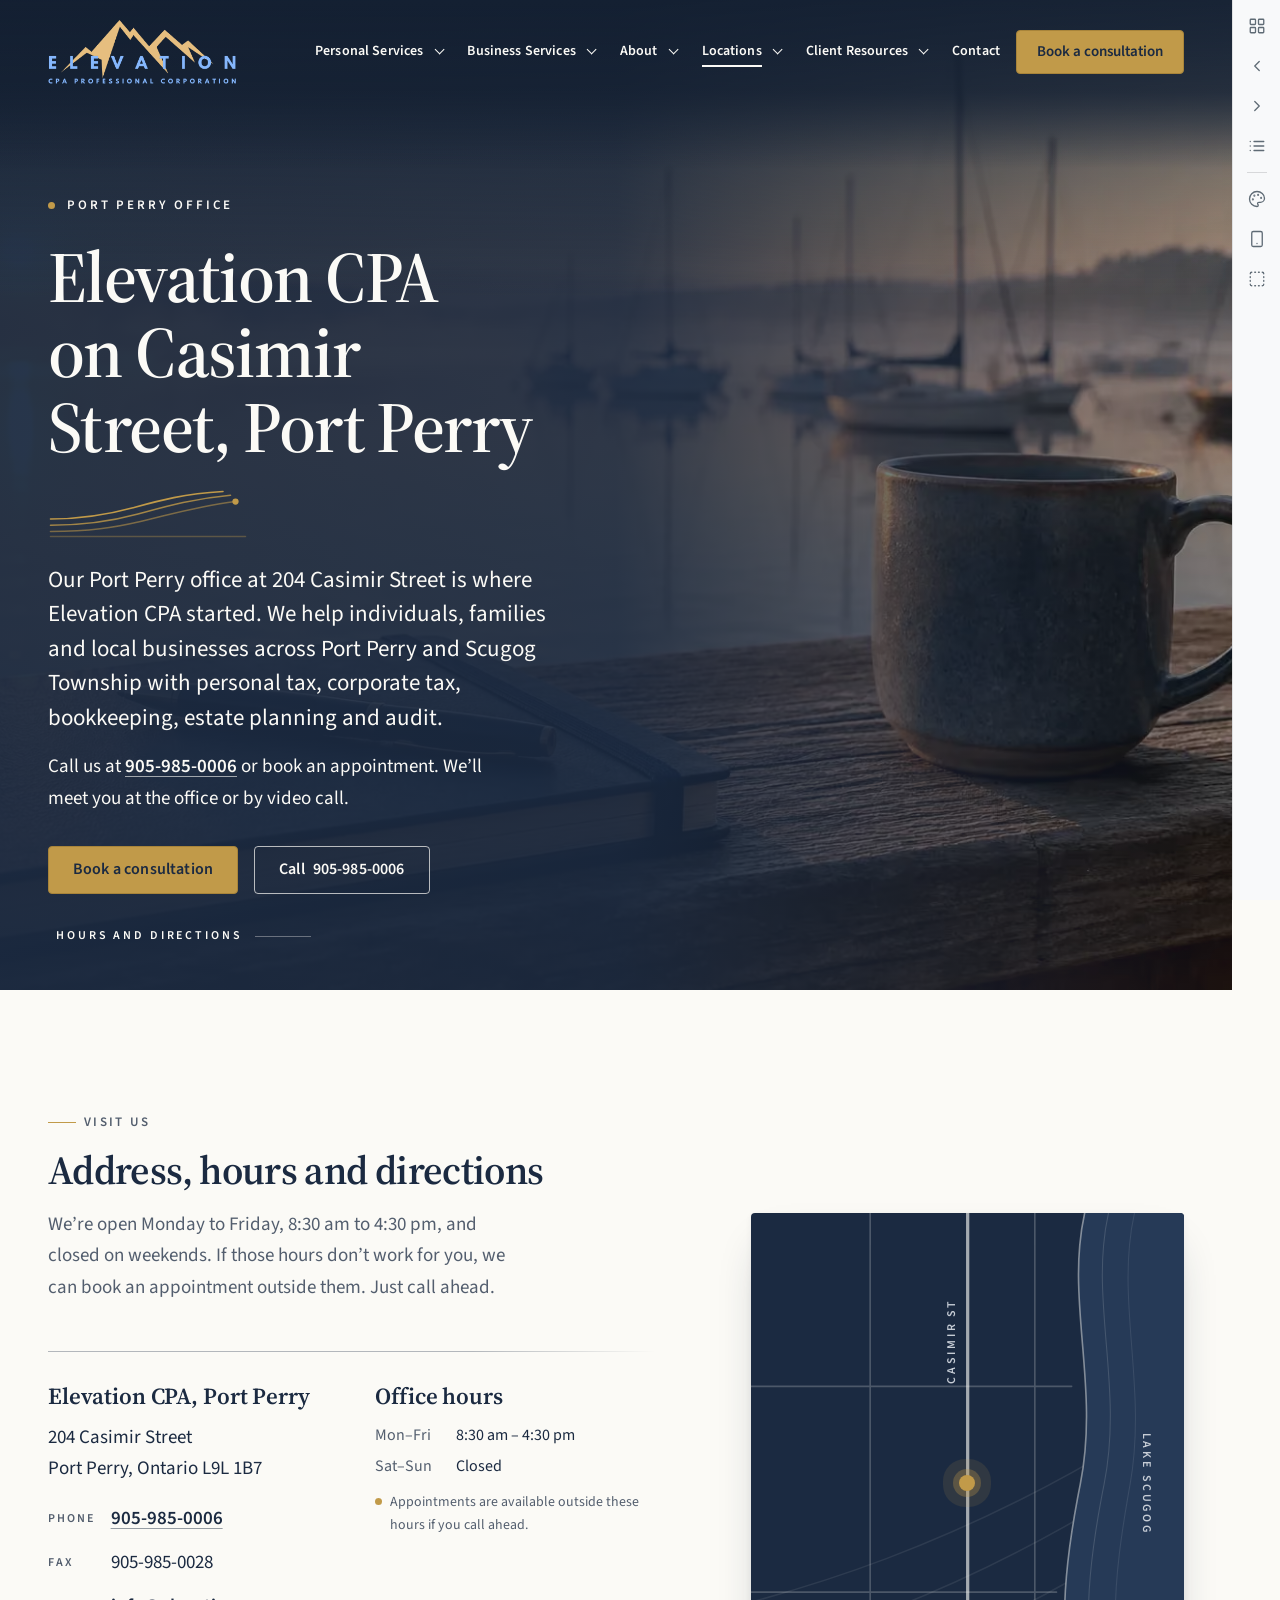
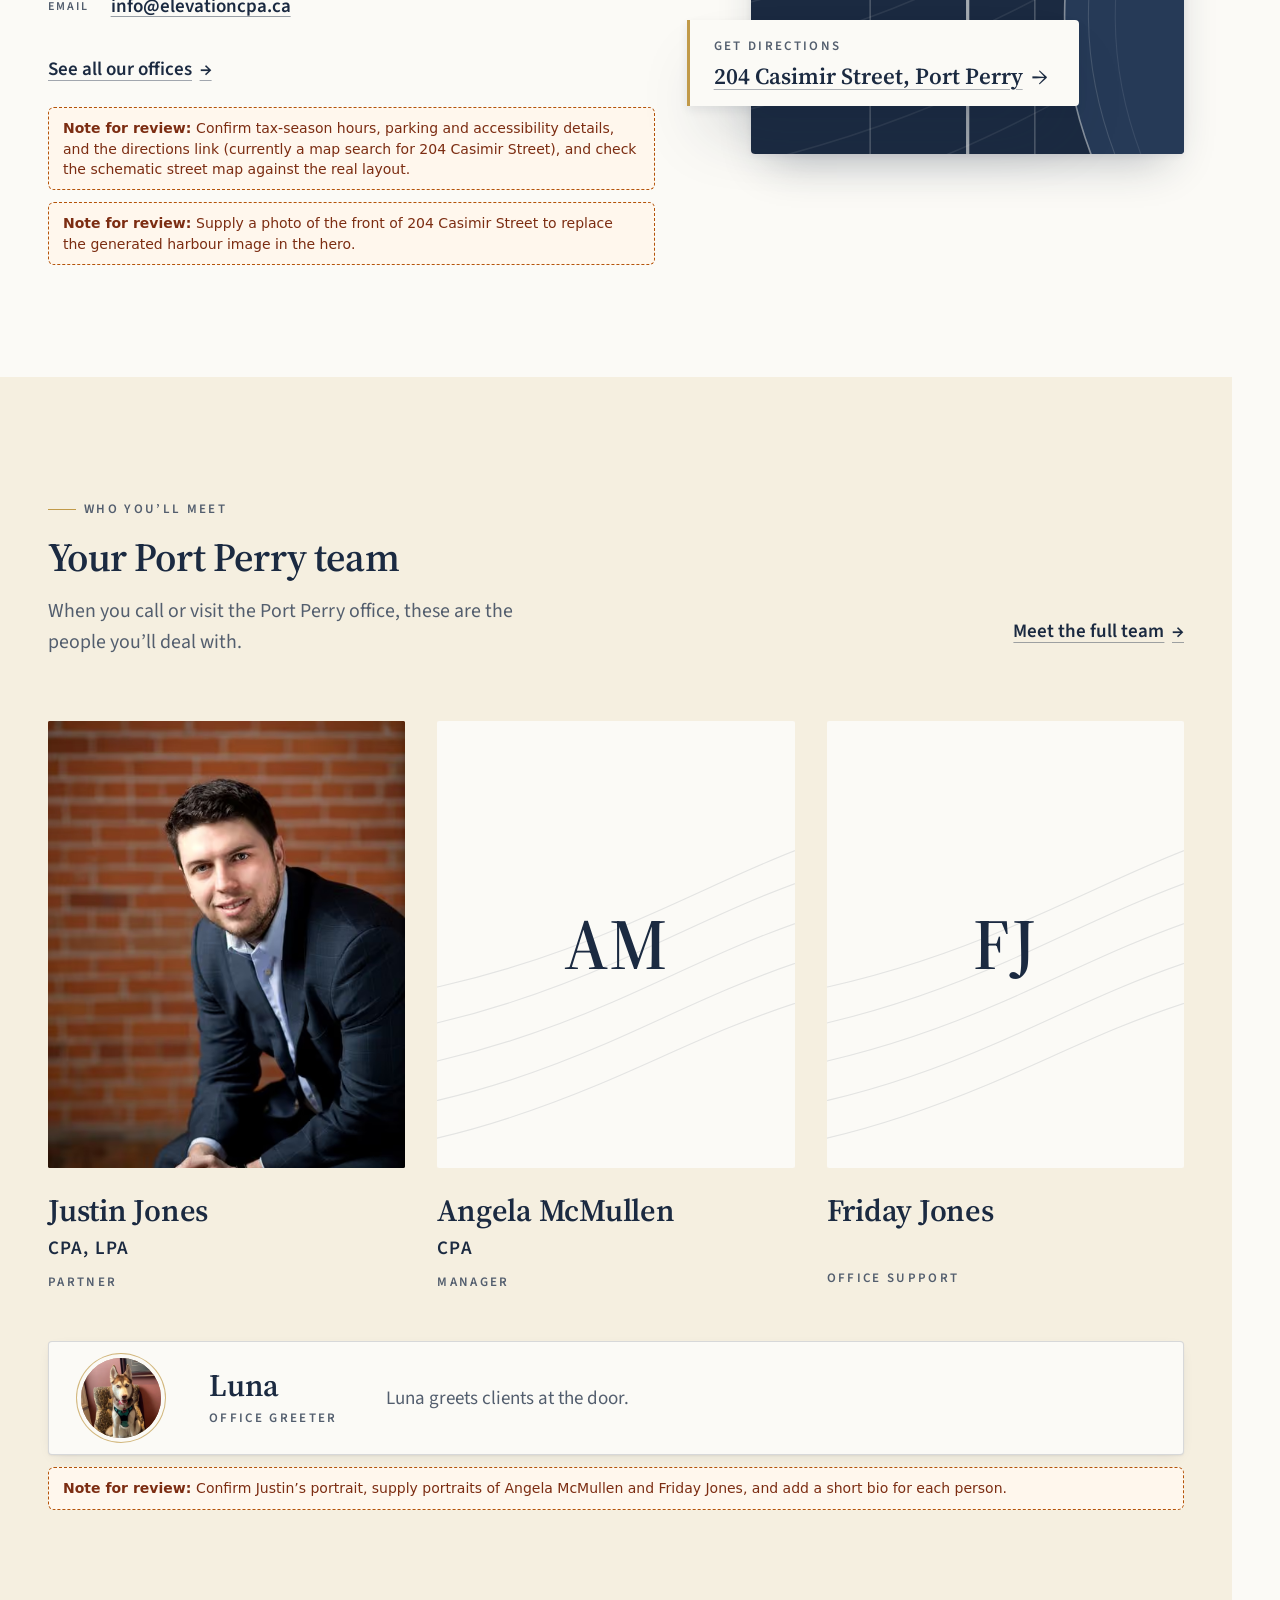
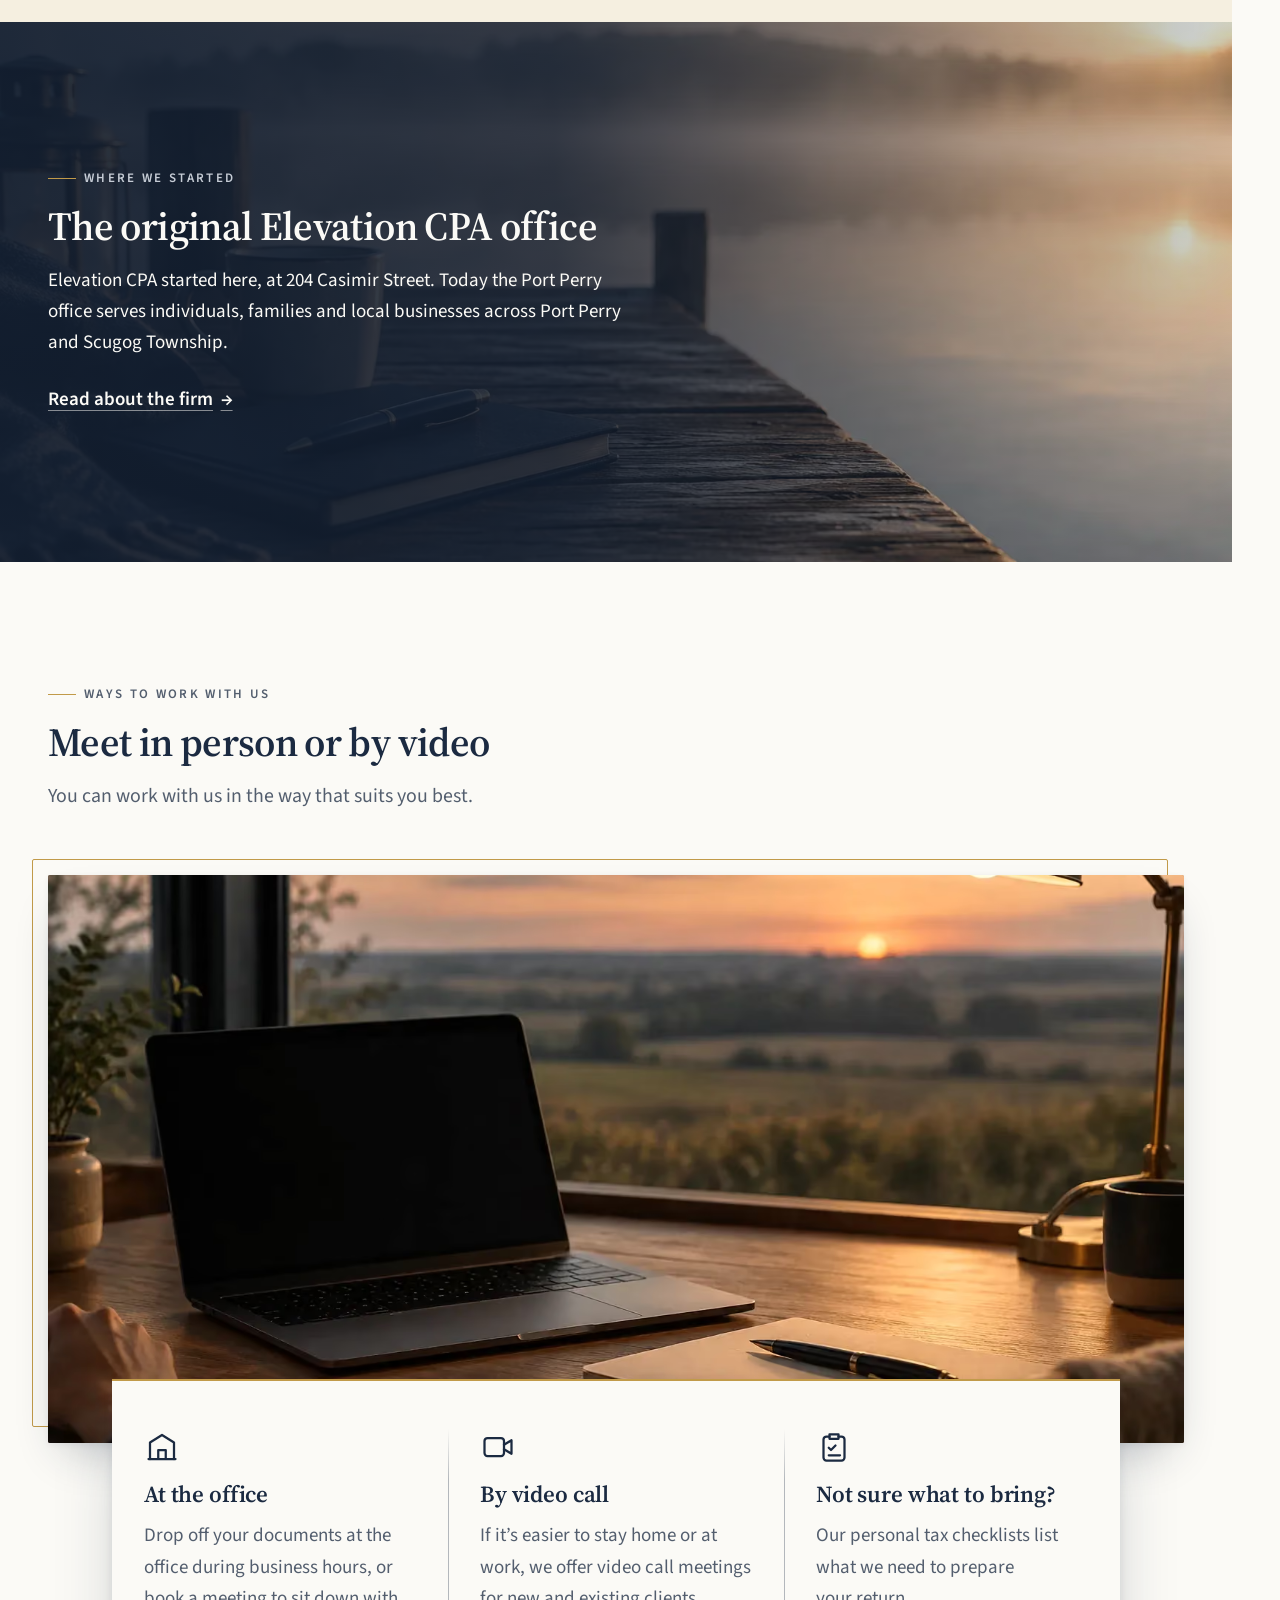
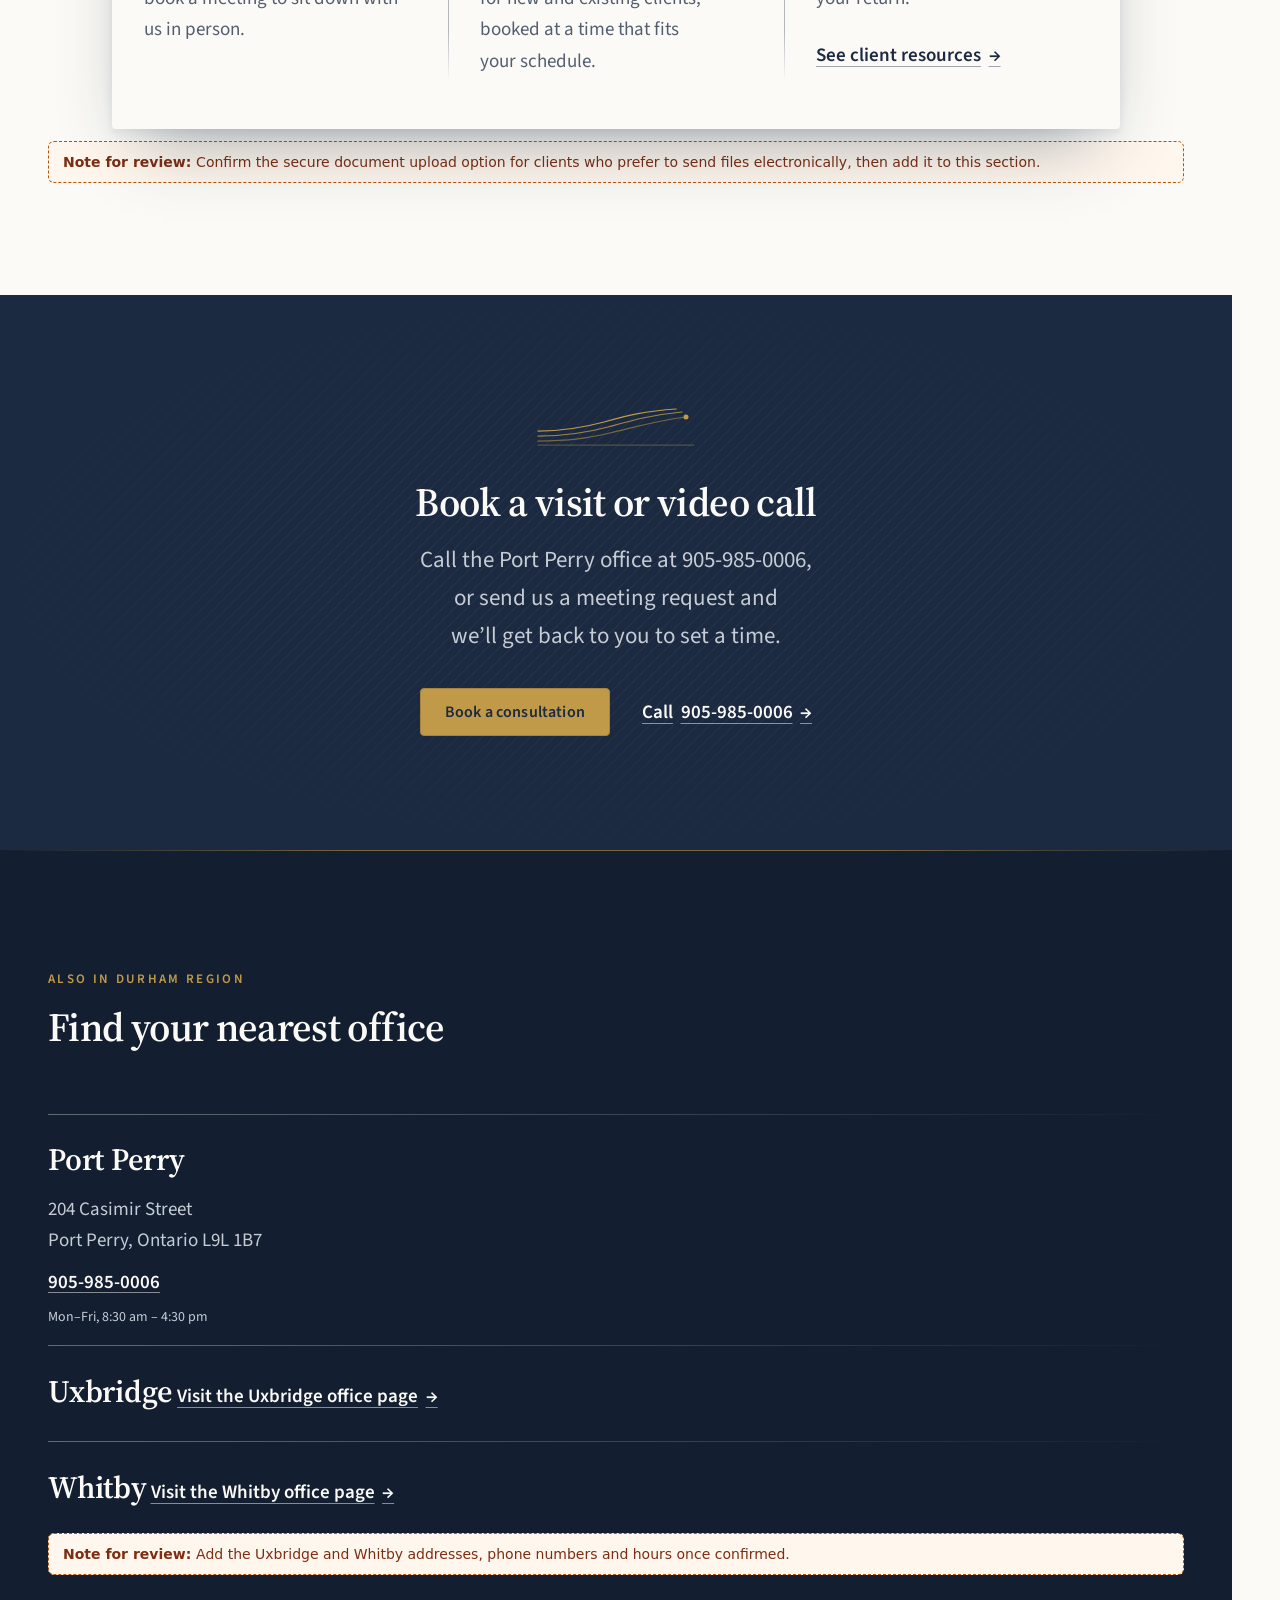
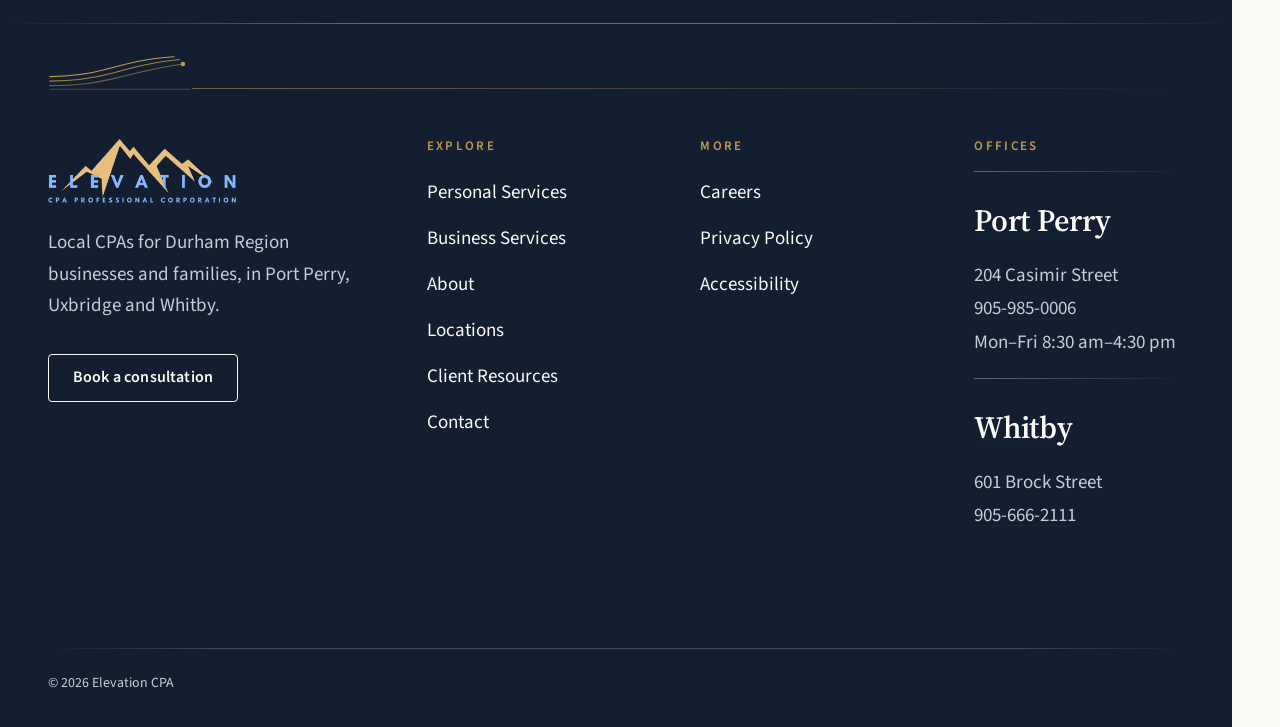
<file: v2/locations/port-perry/index.html>
<!doctype html>
<html lang="en-CA">
<head>
<meta charset="utf-8">
<meta name="viewport" content="width=device-width, initial-scale=1">
<meta name="robots" content="noindex, nofollow">
<title>Port Perry office: hours, address and team | Elevation CPA</title>
<meta name="description" content="Visit Elevation CPA at 204 Casimir Street, Port Perry. Open Monday to Friday, 8:30 am to 4:30 pm. Call 905-985-0006 or book an in-person or video meeting.">
<meta property="og:type" content="website">
<meta property="og:title" content="Port Perry office: hours, address and team | Elevation CPA">
<meta property="og:description" content="Visit Elevation CPA at 204 Casimir Street, Port Perry. Open Monday to Friday, 8:30 am to 4:30 pm. Call 905-985-0006 or book an in-person or video meeting.">
<meta property="og:image" content="../../assets/og/locations-port-perry.jpg"><meta property="og:image:width" content="1200"><meta property="og:image:height" content="630"><meta name="twitter:card" content="summary_large_image">
<link rel="icon" type="image/png" sizes="32x32" href="../../assets/brand/icon-32.png"><link rel="apple-touch-icon" href="../../assets/brand/icon-180.png">
<link rel="preconnect" href="https://fonts.googleapis.com"><link rel="preconnect" href="https://fonts.gstatic.com" crossorigin>
<link rel="stylesheet" href="https://fonts.googleapis.com/css2?family=Source+Serif+4:wght@600;700&amp;family=Source+Sans+3:wght@400;600&amp;display=swap">
<link rel="preload" as="image" href="../../assets/media/443fc53b-7a26-494a-ae34-076aade13dda-993e527be2e3/800.webp" fetchpriority="high">
<link rel="stylesheet" href="../../assets/base.css">
<link rel="stylesheet" href="../../assets/system.css">
<style>/* Port Perry office page */
.pp-hero{position:relative;isolation:isolate;display:flex;align-items:center;min-height:clamp(34rem,82svh,48rem);padding:calc(var(--pv-top,0px) + var(--utility-h) + var(--bar-h-hero) + var(--space-7)) 0 var(--space-9);background:var(--c-navy);color:var(--c-on-dark);--focus-color:var(--c-on-dark);overflow:hidden}
.pp-hero-media{position:absolute;inset:0;z-index:-2}
.pp-hero-media img{width:100%;height:100%;object-fit:cover;object-position:68% 55%}
.pp-hero::after{content:"";position:absolute;inset:0;z-index:-1;background:linear-gradient(180deg,rgba(19,31,49,.72) 0%,rgba(19,31,49,0) 30%),linear-gradient(90deg,rgba(27,42,65,.95) 0%,rgba(27,42,65,.9) 50%,rgba(27,42,65,.62) 72%,rgba(27,42,65,.22) 100%)}
.pp-hero-title{font-size:var(--step-5);line-height:1.04;letter-spacing:-.022em;color:var(--c-on-dark);max-width:16ch;margin-bottom:var(--space-5)}
.pp-hero-lede{max-width:46ch;margin-bottom:var(--space-4);font-size:var(--step-1);line-height:1.5}
.pp-hero-sub{max-width:52ch;margin-bottom:var(--space-6)}
.pp-hero a:not(.button){color:var(--c-on-dark);font-weight:600;text-decoration-color:rgba(251,250,246,.6)}
.pp-hero .button--ghost:hover{--btn-bg:rgba(251,250,246,.12)}
.pp-hero .button--ghost:active{--btn-bg:rgba(251,250,246,.2)}
.pp-hero .hero-cue{bottom:var(--space-6)}
@media (max-width:47.99em){
  .pp-hero{align-items:flex-end;min-height:max(34rem,90svh);padding-bottom:var(--space-8)}
  .pp-hero::after{background:linear-gradient(180deg,rgba(19,31,49,.8) 0%,rgba(27,42,65,.78) 40%,rgba(19,31,49,.94) 100%)}
  .pp-hero .hero-actions .button{flex:1 1 100%}
}

/* Visit sheet and contour map */
.pp-visit-grid{display:grid;grid-template-columns:minmax(0,7fr) minmax(0,5fr);gap:var(--space-9);align-items:center}
.pp-visit-intro{max-width:52ch;color:var(--color-muted)}
.pp-sheet{position:relative;display:grid;grid-template-columns:repeat(2,minmax(0,1fr));gap:var(--space-6) var(--space-7);margin:var(--space-7) 0 var(--space-4);padding-top:var(--space-6)}
.pp-sheet::before{content:"";position:absolute;top:0;left:0;right:0;height:1px;background:linear-gradient(90deg,var(--color-hairline-strong),var(--color-hairline-strong) 70%,transparent)}
.pp-sheet-title{font-size:var(--step-1);margin-bottom:var(--space-3)}
.pp-sheet address{font-style:normal;margin-bottom:var(--space-3)}
.pp-contact{display:grid;grid-template-columns:auto 1fr;align-items:center;gap:0 var(--space-4);margin:0;font-variant-numeric:tabular-nums lining-nums}
.pp-contact dt{font-size:.75rem;font-weight:600;letter-spacing:.16em;text-transform:uppercase;color:var(--color-muted)}
.pp-contact dd{margin:0;min-height:2.75rem;display:flex;align-items:center}
.pp-contact a{display:inline-flex;align-items:center;min-height:2.75rem;font-weight:600}

.pp-map{position:relative;isolation:isolate;display:block;aspect-ratio:4/5;border-radius:var(--radius);background:var(--c-navy);box-shadow:var(--shadow-2);color:var(--c-navy);text-decoration:none}
.pp-map-field{position:absolute;inset:0;overflow:hidden;border-radius:inherit;background:linear-gradient(90deg,transparent calc(58% - .5px),rgba(251,250,246,.28) 0 calc(58% + .5px),transparent 0),linear-gradient(180deg,transparent calc(42% - .5px),rgba(251,250,246,.28) 0 calc(42% + .5px),transparent 0)}
.pp-map-field::before{content:"";position:absolute;inset:-10%;background:var(--texture-contour-light) 20% 70%/200% auto no-repeat;opacity:.26;transform:rotate(-8deg)}
.pp-map-field::after{content:"";position:absolute;inset:var(--space-3);border:1px solid rgba(251,250,246,.6);opacity:0;transform:scale(1.04);transition:opacity var(--dur-3) var(--ease-out),transform var(--dur-3) var(--ease-out)}
.pp-map-pin{position:absolute;left:58%;top:42%;width:1rem;height:1rem;border-radius:50%;background:var(--c-brass);box-shadow:0 0 0 6px rgba(193,154,73,.3),0 0 0 16px rgba(193,154,73,.12);transform:translate(-50%,-50%);transition:transform var(--dur-2) var(--ease-spring)}
.pp-map-chip{position:absolute;left:calc(-1 * var(--space-8));bottom:var(--space-7);display:grid;gap:var(--space-1);max-width:calc(100% + var(--space-6));padding:var(--space-4) var(--space-6) var(--space-4) var(--space-5);background:var(--c-paper);border-left:3px solid var(--c-brass);border-radius:0 var(--radius) var(--radius) 0;box-shadow:var(--shadow-3)}
.pp-map-label{font-size:var(--label-size);font-weight:600;letter-spacing:var(--label-track);text-transform:uppercase;color:var(--c-muted)}
.pp-map-addr{font-family:var(--font-serif);font-size:var(--step-1);font-weight:600;line-height:1.25;text-decoration:underline;text-decoration-thickness:1px;text-underline-offset:.22em;text-decoration-color:rgba(27,42,65,.35);transition:text-decoration-color var(--dur-1) var(--ease-out)}
.pp-map-addr::after{content:"→";content:"→" / "";display:inline-block;margin-left:.4em;transition:transform var(--dur-2) var(--ease-out)}
.pp-map:hover .pp-map-field::after,.pp-map:focus-visible .pp-map-field::after{opacity:1;transform:none}
.pp-map:hover .pp-map-pin{transform:translate(-50%,-50%) scale(1.18)}
.pp-map:hover .pp-map-addr{text-decoration-color:currentColor}
.pp-map:hover .pp-map-addr::after{transform:translateX(4px)}
.pp-map:active .pp-map-chip{box-shadow:var(--shadow-1)}
.pp-map:focus-visible{outline:2px solid var(--focus-color);outline-offset:4px}
@media (max-width:56.24em){
  .pp-visit-grid{grid-template-columns:1fr;gap:var(--space-8)}
  .pp-map{aspect-ratio:16/10}
  .pp-map-chip{left:var(--space-4);bottom:var(--space-4);max-width:calc(100% - var(--space-6))}
}
@media (max-width:40em){.pp-sheet{grid-template-columns:1fr}.pp-map{aspect-ratio:4/3}}

/* Team and greeter */
.pp-team{margin-bottom:var(--space-7)}
.pp-team .team-monogram{background:var(--c-paper)}
.pp-greeter{display:grid;grid-template-columns:auto 1fr;gap:var(--space-5);align-items:center;max-width:30rem;margin-left:auto;padding:var(--space-5) var(--space-6);background:var(--c-paper);border:1px solid var(--color-hairline);border-radius:var(--radius);box-shadow:var(--shadow-1)}
.pp-greeter-photo{position:relative;width:6.5rem;aspect-ratio:1;border-radius:50%;overflow:hidden;box-shadow:0 0 0 4px var(--c-paper),0 0 0 5px rgba(193,154,73,.7)}
.pp-greeter-photo img{position:absolute;inset:0;width:100%;height:100%;object-fit:cover;object-position:50% 28%}
.pp-greeter .team-name{margin-bottom:var(--space-1)}
.pp-greeter-text{margin-top:var(--space-2);color:var(--c-muted)}
@media (max-width:36em){.pp-greeter{margin-left:0;padding:var(--space-5)}.pp-greeter-photo{width:5rem}}

/* Ways panel rising over the photo */
.pp-ways-media{--frame-x:1rem;--frame-y:-1rem}
.pp-ways-media img{aspect-ratio:21/9;object-position:50% 60%;box-shadow:var(--shadow-2)}
.pp-ways-list{position:relative;z-index:2;display:grid;grid-template-columns:repeat(3,minmax(0,1fr));margin:-7rem var(--space-8) 0;padding:var(--space-7) 0;list-style:none;background:var(--c-paper);border-top:2px solid var(--c-brass);border-radius:0 0 var(--radius) var(--radius);box-shadow:var(--shadow-3)}
.pp-way{position:relative;padding:0 var(--space-6)}
.pp-way+.pp-way::before{content:"";position:absolute;left:0;top:0;bottom:0;width:1px;background:linear-gradient(180deg,transparent,var(--color-hairline-strong) 20%,var(--color-hairline-strong) 80%,transparent)}
.pp-way-icon{display:block;width:2.25rem;height:2.25rem;margin-bottom:var(--space-4);color:var(--c-navy)}
.pp-way-icon .icon{width:100%;height:100%}
.pp-way-title{font-size:var(--step-1);margin-bottom:var(--space-3)}
.pp-way p{color:var(--c-muted)}
@media (max-width:64em){.pp-ways-media img{aspect-ratio:16/9}.pp-ways-list{margin:-4rem var(--space-5) 0}}
@media (max-width:47.99em){
  .pp-ways-media img{aspect-ratio:4/3}
  .pp-ways-list{grid-template-columns:1fr;margin:-3rem var(--space-3) 0;padding:var(--space-2) var(--space-5)}
  .pp-way{padding:var(--space-5) 0}
  .pp-way+.pp-way::before{top:0;bottom:auto;right:0;width:auto;height:1px;background:linear-gradient(90deg,transparent,var(--color-hairline-strong) 15%,var(--color-hairline-strong) 85%,transparent)}
}

/* Other offices in the close */
.pp-other{position:relative;display:flex;flex-wrap:wrap;justify-content:center;align-items:center;gap:var(--space-2) var(--space-6);margin-top:var(--space-8);padding-top:var(--space-6)}
.pp-other::before{content:"";position:absolute;top:0;left:10%;right:10%;height:1px;background:linear-gradient(90deg,transparent,var(--color-hairline-dark) 20%,var(--color-hairline-dark) 80%,transparent)}
.pp-other-label{margin:0;font-size:var(--label-size);font-weight:600;letter-spacing:var(--label-track);text-transform:uppercase;color:var(--c-on-dark-muted)}
.pp-other ul{display:flex;flex-wrap:wrap;justify-content:center;gap:0 var(--space-6);margin:0;padding:0;list-style:none}

/* Revision 1 */
/* Hero: phone crop keeps the photo visible above the headline */
@media (max-width:47.99em){
  .pp-hero{align-items:flex-start;min-height:0;padding-top:calc(var(--pv-top,0px) + 15rem)}
  .pp-hero-media{bottom:auto;height:calc(var(--pv-top,0px) + 26rem)}
  .pp-hero-media img{object-position:74% 50%}
  .pp-hero::after{background:linear-gradient(180deg,rgba(19,31,49,.5) 0,rgba(19,31,49,.12) calc(var(--pv-top,0px) + 7rem),rgba(27,42,65,.76) calc(var(--pv-top,0px) + 14rem),rgba(27,42,65,.93) calc(var(--pv-top,0px) + 20rem),var(--c-navy) calc(var(--pv-top,0px) + 26rem))}
}

/* Schematic street map */
.pp-map-field{background:none}
.pp-map-field::before{opacity:.08}
.pp-map-svg{position:absolute;inset:0;display:block;width:100%;height:100%}
.pp-map-svg text{font-family:var(--font-sans);font-size:11px;font-weight:600;letter-spacing:.24em;fill:var(--c-on-dark-muted)}
.pp-map-pin{left:50%;top:50%}

/* Team: aligned role labels, Luna as a full-width strip */
.pp-team-card--nodesig .team-role{margin-top:calc(var(--step-0) * 1.65 + var(--space-2))}
.pp-greeter{max-width:none;margin-left:0;grid-template-columns:auto auto 1fr;gap:var(--space-4) var(--space-7);padding:var(--space-4) var(--space-6)}
.pp-greeter-photo{width:5rem}
.pp-greeter-id .team-role{white-space:nowrap}
.pp-greeter-text{margin:0;max-width:44ch}
@media (max-width:36em){
  .pp-team{gap:var(--space-6)}
  .pp-team-card--initials{display:grid;grid-template-columns:4rem 1fr;column-gap:var(--space-4);align-items:center}
  .pp-team-card--initials .team-monogram{grid-row:span 3;width:4rem;aspect-ratio:1;margin:0;border-radius:50%;box-shadow:0 0 0 1px rgba(193,154,73,.7)}
  .pp-team-card--initials .team-monogram::before{content:none}
  .pp-team-card--initials .team-initials{font-size:var(--step-1)}
  .pp-team-card--initials .team-name{margin:0}
  .pp-team-card--nodesig .team-role{margin-top:0}
  .pp-greeter{grid-template-columns:4rem 1fr;gap:var(--space-2) var(--space-4);padding:var(--space-4)}
  .pp-greeter-photo{width:4rem}
  .pp-greeter-text{grid-column:2}
}

/* Roots photo band */
.pp-roots .photo-band-media img{object-position:50% 62%}
@media (max-width:47.99em){
  .pp-roots{align-items:flex-end;min-height:34rem}
  .pp-roots::after{background:linear-gradient(180deg,rgba(19,31,49,.25) 0%,rgba(19,31,49,.82) 35%,rgba(19,31,49,.94) 100%)}
}

/* Ways: lighter overlap, frame offset clearly up and left */
.pp-ways-media{--frame-x:-1rem;--frame-y:-1rem}
.pp-ways-media img{aspect-ratio:2/1;object-position:50% 42%}
.pp-ways-list{margin-top:-4rem}
@media (max-width:64em){.pp-ways-media img{aspect-ratio:16/9}.pp-ways-list{margin-top:-3rem}}
@media (max-width:47.99em){.pp-ways-media img{aspect-ratio:4/3}.pp-ways-list{margin-top:-2rem}}

/* Closing band copy */
.cta-band-inner p{text-wrap:balance}

/* Footer links side by side on phones */
@media (max-width:47.99em){
  .footer-grid{grid-template-columns:1fr 1fr;gap:var(--space-7) var(--space-5)}
  .footer-brand{grid-column:1/-1}
}</style>
<link rel="stylesheet" href="../../assets/preview.css">

</head>
<body>
<nav class="pv-bar" aria-label="Design preview">
<a class="pv-i" href="../../index.html" aria-label="Elevation CPA design concept, version 2: overview" data-tip="Elevation CPA design concept, version 2"><svg viewBox="0 0 24 24" width="18" height="18" fill="none" stroke="currentColor" stroke-width="1.75" stroke-linecap="round" stroke-linejoin="round" aria-hidden="true" focusable="false"><rect width="7" height="7" x="3" y="3" rx="1"/><rect width="7" height="7" x="14" y="3" rx="1"/><rect width="7" height="7" x="14" y="14" rx="1"/><rect width="7" height="7" x="3" y="14" rx="1"/></svg></a>
<a class="pv-i" rel="prev" href="../../about/team/index.html" aria-label="Previous page: Our Team" data-tip="Previous: Our Team (←)"><svg viewBox="0 0 24 24" width="18" height="18" fill="none" stroke="currentColor" stroke-width="1.75" stroke-linecap="round" stroke-linejoin="round" aria-hidden="true" focusable="false"><path d="m15 18-6-6 6-6"/></svg></a><a class="pv-i" rel="next" href="../../contact/index.html" aria-label="Next page: Contact and Book a Consultation" data-tip="Next: Contact and Book a Consultation (→)"><svg viewBox="0 0 24 24" width="18" height="18" fill="none" stroke="currentColor" stroke-width="1.75" stroke-linecap="round" stroke-linejoin="round" aria-hidden="true" focusable="false"><path d="m9 18 6-6-6-6"/></svg></a>
<button type="button" class="pv-i" id="pv-pages" aria-expanded="false" aria-controls="pv-pages-menu" aria-label="Pages (now: Locations · Port Perry Office)" data-tip="Pages · Locations · Port Perry Office"><svg viewBox="0 0 24 24" width="18" height="18" fill="none" stroke="currentColor" stroke-width="1.75" stroke-linecap="round" stroke-linejoin="round" aria-hidden="true" focusable="false"><path d="M3 12h.01"/><path d="M3 18h.01"/><path d="M3 6h.01"/><path d="M8 12h13"/><path d="M8 18h13"/><path d="M8 6h13"/></svg></button>
<div class="pv-menu" id="pv-pages-menu" hidden><p class="pv-group">Homepage</p><ul><li><a href="../../home/index.html">Home</a></li></ul><p class="pv-group">Personal and Family Services</p><ul><li><a href="../../personal/index.html">Personal and Family Services</a></li><li><a href="../../personal/personal-tax/index.html">Personal Tax</a></li></ul><p class="pv-group">Business Services</p><ul><li><a href="../../business/index.html">Business Services</a></li><li><a href="../../business/corporate-tax/index.html">Corporate Tax and Financial Statements</a></li></ul><p class="pv-group">About</p><ul><li><a href="../../about/index.html">About</a></li><li><a href="../../about/team/index.html">Our Team</a></li></ul><p class="pv-group">Locations</p><ul><li><a href="../../locations/port-perry/index.html" aria-current="page">Port Perry Office</a></li></ul><p class="pv-group">Contact and Book a Consultation</p><ul><li><a href="../../contact/index.html">Contact and Book a Consultation</a></li></ul></div>
<span class="pv-sep" aria-hidden="true"></span>
<a class="pv-i" href="../../design-system/index.html" aria-label="Design system" data-tip="Design system"><svg viewBox="0 0 24 24" width="18" height="18" fill="none" stroke="currentColor" stroke-width="1.75" stroke-linecap="round" stroke-linejoin="round" aria-hidden="true" focusable="false"><circle cx="13.5" cy="6.5" r=".5" fill="currentColor"/><circle cx="17.5" cy="10.5" r=".5" fill="currentColor"/><circle cx="8.5" cy="7.5" r=".5" fill="currentColor"/><circle cx="6.5" cy="12.5" r=".5" fill="currentColor"/><path d="M12 2C6.5 2 2 6.5 2 12s4.5 10 10 10c.926 0 1.648-.746 1.648-1.688 0-.437-.18-.835-.437-1.125-.29-.289-.438-.652-.438-1.125a1.64 1.64 0 0 1 1.668-1.668h1.996c3.051 0 5.555-2.503 5.555-5.554C21.965 6.012 17.461 2 12 2z"/></svg></a>
<button type="button" class="pv-i" id="pv-mobile" aria-pressed="false" aria-label="Phone width" data-tip="Phone width"><svg viewBox="0 0 24 24" width="18" height="18" fill="none" stroke="currentColor" stroke-width="1.75" stroke-linecap="round" stroke-linejoin="round" aria-hidden="true" focusable="false"><rect width="14" height="20" x="5" y="2" rx="2" ry="2"/><path d="M12 18h.01"/></svg></button>
<button type="button" class="pv-i" id="pv-structure" aria-pressed="false" aria-label="Structure only" data-tip="Structure only"><svg viewBox="0 0 24 24" width="18" height="18" fill="none" stroke="currentColor" stroke-width="1.75" stroke-linecap="round" stroke-linejoin="round" aria-hidden="true" focusable="false"><path d="M5 3a2 2 0 0 0-2 2"/><path d="M19 3a2 2 0 0 1 2 2"/><path d="M21 19a2 2 0 0 1-2 2"/><path d="M5 21a2 2 0 0 1-2-2"/><path d="M9 3h1"/><path d="M9 21h1"/><path d="M14 3h1"/><path d="M14 21h1"/><path d="M3 9v1"/><path d="M21 9v1"/><path d="M3 14v1"/><path d="M21 14v1"/></svg></button>
<span class="pv-grow" aria-hidden="true"></span>
<button type="button" class="pv-i pv-approve" id="pv-approve" aria-label="Approve this version" data-tip="Approve this version"><svg viewBox="0 0 24 24" width="18" height="18" fill="none" stroke="currentColor" stroke-width="1.75" stroke-linecap="round" stroke-linejoin="round" aria-hidden="true" focusable="false"><path d="M20 6 9 17l-5-5"/></svg></button>
</nav>
<header class="site-header site-header--over-hero" data-header><a class="skip-link" href="#main">Skip to main content</a><div class="header-bar"><div class="header-inner"><a class="brand" href="../../home/index.html" aria-label="Elevation CPA home"><img class="brand-logo brand-logo--on-dark" src="../../assets/brand/logo-on-dark.png" alt="" width="344" height="117"><img class="brand-logo brand-logo--on-light" src="../../assets/brand/logo-on-light.png" alt="" width="344" height="117"></a><nav class="main-nav" id="main-nav" aria-label="Main"><ul class="nav-list"><li class="nav-item has-children"><a class="nav-link" href="../../personal/index.html">Personal Services</a><button class="submenu-toggle" type="button" data-submenu-toggle aria-expanded="false" aria-controls="sub-personal-and-family-services"><span class="sr-only">Personal and Family Services pages</span></button><ul class="submenu" id="sub-personal-and-family-services"><li class="nav-item"><a class="nav-link" href="../../personal/personal-tax/index.html">Personal Tax</a></li><li class="nav-item"><a class="nav-link" href="#" data-unbuilt="1">Estate and Trust Planning</a></li><li class="nav-item"><a class="nav-link" href="#" data-unbuilt="1">Cross-Border and US Tax</a></li></ul></li><li class="nav-item has-children"><a class="nav-link" href="../../business/index.html">Business Services</a><button class="submenu-toggle" type="button" data-submenu-toggle aria-expanded="false" aria-controls="sub-business-services"><span class="sr-only">Business Services pages</span></button><ul class="submenu" id="sub-business-services"><li class="nav-item"><a class="nav-link" href="../../business/corporate-tax/index.html">Corporate Tax and Financial Statements</a></li><li class="nav-item"><a class="nav-link" href="#" data-unbuilt="1">Bookkeeping, Payroll and HST</a></li><li class="nav-item"><a class="nav-link" href="#" data-unbuilt="1">Business Advisory</a></li><li class="nav-item"><a class="nav-link" href="#" data-unbuilt="1">Audit and Review Engagements</a></li><li class="nav-item"><a class="nav-link" href="#" data-unbuilt="1">CRA Disputes and Audit Support</a></li></ul></li><li class="nav-item has-children"><a class="nav-link" href="../../about/index.html">About</a><button class="submenu-toggle" type="button" data-submenu-toggle aria-expanded="false" aria-controls="sub-about"><span class="sr-only">About pages</span></button><ul class="submenu" id="sub-about"><li class="nav-item"><a class="nav-link" href="../../about/team/index.html">Our Team</a></li></ul></li><li class="nav-item has-children"><a class="nav-link is-current" href="#" data-unbuilt="1">Locations</a><button class="submenu-toggle" type="button" data-submenu-toggle aria-expanded="false" aria-controls="sub-locations"><span class="sr-only">Locations pages</span></button><ul class="submenu" id="sub-locations"><li class="nav-item"><a class="nav-link is-current" href="../../locations/port-perry/index.html" aria-current="page">Port Perry Office</a></li><li class="nav-item"><a class="nav-link" href="#" data-unbuilt="1">Uxbridge Office</a></li><li class="nav-item"><a class="nav-link" href="#" data-unbuilt="1">Whitby Office</a></li></ul></li><li class="nav-item has-children"><a class="nav-link" href="#" data-unbuilt="1">Client Resources</a><button class="submenu-toggle" type="button" data-submenu-toggle aria-expanded="false" aria-controls="sub-client-resources"><span class="sr-only">Client Resources pages</span></button><ul class="submenu" id="sub-client-resources"><li class="nav-item"><a class="nav-link" href="#" data-unbuilt="1">Frequently Asked Questions</a></li></ul></li><li class="nav-item"><a class="nav-link" href="../../contact/index.html">Contact</a></li></ul></nav><a class="header-cta" href="../../contact/index.html" aria-label="Book a consultation"><span class="header-cta-short">Consultation</span><span class="header-cta-full">Book a consultation</span></a><button class="menu-toggle" type="button" data-menu-toggle aria-controls="main-nav" aria-expanded="false"><span class="menu-toggle-label">Menu</span></button></div></div></header>
<main id="main">
<section class="pp-hero" data-hero="" aria-labelledby="page-title">
  <div class="pp-hero-media">
    <picture><source type="image/avif" srcset="../../assets/media/443fc53b-7a26-494a-ae34-076aade13dda-993e527be2e3/480.avif 480w, ../../assets/media/443fc53b-7a26-494a-ae34-076aade13dda-993e527be2e3/800.avif 800w, ../../assets/media/443fc53b-7a26-494a-ae34-076aade13dda-993e527be2e3/1200.avif 1200w, ../../assets/media/443fc53b-7a26-494a-ae34-076aade13dda-993e527be2e3/1536.avif 1536w" sizes="100vw"><source type="image/webp" srcset="../../assets/media/443fc53b-7a26-494a-ae34-076aade13dda-993e527be2e3/480.webp 480w, ../../assets/media/443fc53b-7a26-494a-ae34-076aade13dda-993e527be2e3/800.webp 800w, ../../assets/media/443fc53b-7a26-494a-ae34-076aade13dda-993e527be2e3/1200.webp 1200w, ../../assets/media/443fc53b-7a26-494a-ae34-076aade13dda-993e527be2e3/1536.webp 1536w" sizes="100vw"><img src="../../assets/media/443fc53b-7a26-494a-ae34-076aade13dda-993e527be2e3/1200.webp" alt="A notebook, a pen and a ceramic mug on a wooden railing above a misty harbour of sailboats at sunrise" width="1536" height="1024" loading="eager" fetchpriority="high" decoding="async" data-media-id="443fc53b-7a26-494a-ae34-076aade13dda" data-max-width="1536" data-provenance="generated" style="object-position:55% 60%;background-image:url([data-uri])"></picture>
  </div>
  <div class="container">
    <div class="hero-content pp-hero-content">
      <p class="hero-label">Port Perry office</p>
      <h1 class="pp-hero-title" id="page-title">Elevation CPA on&nbsp;Casimir Street, Port&nbsp;Perry</h1>
      <span class="hero-rule" aria-hidden="true"></span>
      <p class="pp-hero-lede">Our Port Perry office at 204&nbsp;Casimir Street is where Elevation CPA started. We help individuals, families and local businesses across Port Perry and Scugog Township with personal tax, corporate tax, bookkeeping, estate planning and&nbsp;audit.</p>
      <p class="pp-hero-sub">Call us at <a href="tel:+19059850006"><span class="nowrap">905⁠-⁠985⁠-⁠0006</span></a> or book an appointment. We’ll meet you at the office or by video&nbsp;call.</p>
      <div class="hero-actions">
        <a class="button button--primary" href="../../contact/index.html">Book a consultation</a>
        <a class="button button--ghost" href="tel:+19059850006">Call <span class="nowrap">905⁠-⁠985⁠-⁠0006</span></a>
      </div>
    </div>
  </div>
  <a class="hero-cue" href="#visit">
    <span>Hours and directions</span>
    <span class="hero-cue-line" aria-hidden="true"></span>
  </a>
</section>

<section class="section section--light" id="visit" aria-labelledby="visit-title">
  <div class="container">
    <div class="pp-visit-grid">
      <div class="pp-visit-body" data-reveal="">
        <p class="eyebrow eyebrow--rule">Visit us</p>
        <h2 class="section-title" id="visit-title">Address, hours and directions</h2>
        <p class="pp-visit-intro">We’re open Monday to Friday, 8:30&nbsp;am to 4:30&nbsp;pm, and closed on weekends. If those hours don’t work for you, we can book an appointment outside them. Just call&nbsp;ahead.</p>
        <div class="pp-sheet">
          <div>
            <h3 class="pp-sheet-title">Elevation CPA, Port Perry</h3>
            <address>204&nbsp;Casimir Street<br>Port Perry, Ontario L9L 1B7</address>
            <dl class="pp-contact">
              <dt>Phone</dt><dd><a href="tel:+19059850006"><span class="nowrap">905⁠-⁠985⁠-⁠0006</span></a></dd>
              <dt>Fax</dt><dd><span class="nowrap">905⁠-⁠985⁠-⁠0028</span></dd>
              <dt>Email</dt><dd><a href="mailto:info@elevationcpa.ca">info@elevationcpa.ca</a></dd>
            </dl>
          </div>
          <div>
            <h3 class="pp-sheet-title">Office hours</h3>
            <dl class="hours">
              <dt>Mon–Fri</dt><dd>8:30&nbsp;am –&nbsp;4:30&nbsp;pm</dd>
              <dt>Sat–Sun</dt><dd>Closed</dd>
            </dl>
            <p class="office-note">Appointments are available outside these hours if you call&nbsp;ahead.</p>
          </div>
        </div>
        <a class="text-link" href="#" data-unbuilt="1">See all our offices</a>
        <p class="editor-note">Confirm tax-season hours, parking and accessibility details, and the directions link (currently a map search for 204&nbsp;Casimir Street), and check the schematic street map against the real&nbsp;layout.</p>
        <p class="editor-note">Supply a photo of the front of 204&nbsp;Casimir Street to replace the generated harbour image in the&nbsp;hero.</p>
      </div>
      <a class="pp-map" href="https://www.google.com/maps/search/?api=1&amp;query=204+Casimir+Street+Port+Perry+Ontario" data-reveal="" style="--reveal-index: 1" rel="noopener">
        <span class="pp-map-field" aria-hidden="true">
          <svg class="pp-map-svg" viewBox="0 0 400 500" preserveAspectRatio="xMidYMid slice" focusable="false">
            <path d="M308 0C290 80 322 160 304 250S280 410 314 500H400V0Z" fill="#263a57"></path>
            <g fill="none" stroke="#fbfaf6" stroke-linecap="round">
              <path d="M308 0C290 80 322 160 304 250S280 410 314 500" stroke-opacity=".45" stroke-width="1.5"></path>
              <path d="M330 0C312 80 344 160 326 250S302 410 336 500" stroke-opacity=".14"></path>
              <path d="M354 0C336 80 366 160 350 250S326 410 360 500" stroke-opacity=".09"></path>
              <path d="M110 0V500M262 0V500M0 160H296M0 350H282" stroke-opacity=".22" stroke-width="1.5"></path>
              <path d="M200 0V500" stroke-opacity=".62" stroke-width="3"></path>
            </g>
            <text transform="translate(188 118) rotate(-90)" text-anchor="middle">CASIMIR ST</text>
            <text transform="translate(362 250) rotate(90)" text-anchor="middle">LAKE SCUGOG</text>
          </svg>
        </span>
        <span class="pp-map-pin" aria-hidden="true"></span>
        <span class="pp-map-chip">
          <span class="pp-map-label">Get directions</span>
          <span class="pp-map-addr">204&nbsp;Casimir Street, Port Perry</span>
        </span>
      </a>
    </div>
  </div>
</section>

<section class="section section--alt" aria-labelledby="team-title">
  <div class="container">
    <div class="section-head section-head--split">
      <div>
        <p class="eyebrow eyebrow--rule">Who you’ll meet</p>
        <h2 class="section-title" id="team-title">Your Port Perry team</h2>
        <p class="section-intro">When you call or visit the Port Perry office, these are the people you’ll deal&nbsp;with.</p>
      </div>
      <a class="text-link" href="../../about/team/index.html">Meet the full team</a>
    </div>
    <ul class="team-grid pp-team">
      <li class="team-card" data-reveal="">
        <div class="team-photo">
          <picture><source type="image/avif" srcset="../../assets/media/d80c57b5-9899-40e4-bbe9-7835bd99c7b1-b36d1a97011a/480.avif 480w, ../../assets/media/d80c57b5-9899-40e4-bbe9-7835bd99c7b1-b36d1a97011a/800.avif 800w, ../../assets/media/d80c57b5-9899-40e4-bbe9-7835bd99c7b1-b36d1a97011a/1200.avif 1200w, ../../assets/media/d80c57b5-9899-40e4-bbe9-7835bd99c7b1-b36d1a97011a/1600.avif 1600w, ../../assets/media/d80c57b5-9899-40e4-bbe9-7835bd99c7b1-b36d1a97011a/2400.avif 2400w, ../../assets/media/d80c57b5-9899-40e4-bbe9-7835bd99c7b1-b36d1a97011a/4311.avif 4311w" sizes="(min-width: 64em) 33vw, (min-width: 36em) 50vw, 100vw"><source type="image/webp" srcset="../../assets/media/d80c57b5-9899-40e4-bbe9-7835bd99c7b1-b36d1a97011a/480.webp 480w, ../../assets/media/d80c57b5-9899-40e4-bbe9-7835bd99c7b1-b36d1a97011a/800.webp 800w, ../../assets/media/d80c57b5-9899-40e4-bbe9-7835bd99c7b1-b36d1a97011a/1200.webp 1200w, ../../assets/media/d80c57b5-9899-40e4-bbe9-7835bd99c7b1-b36d1a97011a/1600.webp 1600w, ../../assets/media/d80c57b5-9899-40e4-bbe9-7835bd99c7b1-b36d1a97011a/2400.webp 2400w, ../../assets/media/d80c57b5-9899-40e4-bbe9-7835bd99c7b1-b36d1a97011a/4311.webp 4311w" sizes="(min-width: 64em) 33vw, (min-width: 36em) 50vw, 100vw"><img src="../../assets/media/d80c57b5-9899-40e4-bbe9-7835bd99c7b1-b36d1a97011a/1200.webp" alt="Justin Jones, smiling in a navy suit, seated against a brick wall" width="4311" height="6571" loading="lazy" decoding="async" data-media-id="d80c57b5-9899-40e4-bbe9-7835bd99c7b1" data-max-width="4311" data-provenance="original" style="object-position:50% 30%;background-image:url([data-uri])"></picture>
        </div>
        <h3 class="team-name">Justin Jones</h3>
        <p class="team-designations">CPA, LPA</p>
        <p class="team-role">Partner</p>
      </li>
      <li class="team-card pp-team-card--initials" data-reveal="" style="--reveal-index: 1">
        <div class="team-monogram" aria-hidden="true"><span class="team-initials">AM</span></div>
        <h3 class="team-name">Angela McMullen</h3>
        <p class="team-designations">CPA</p>
        <p class="team-role">Manager</p>
      </li>
      <li class="team-card pp-team-card--initials pp-team-card--nodesig" data-reveal="" style="--reveal-index: 2">
        <div class="team-monogram" aria-hidden="true"><span class="team-initials">FJ</span></div>
        <h3 class="team-name">Friday Jones</h3>
        <p class="team-role">Office support</p>
      </li>
    </ul>
    <div class="pp-greeter" data-reveal="" style="--reveal-index: 3">
      <div class="pp-greeter-photo">
        <picture><source type="image/avif" srcset="../../assets/media/f5090bf1-3bba-4c08-b9a1-6bc6eb60ef80-a3338afd3617/480.avif 480w, ../../assets/media/f5090bf1-3bba-4c08-b9a1-6bc6eb60ef80-a3338afd3617/800.avif 800w, ../../assets/media/f5090bf1-3bba-4c08-b9a1-6bc6eb60ef80-a3338afd3617/979.avif 979w" sizes="5rem"><source type="image/webp" srcset="../../assets/media/f5090bf1-3bba-4c08-b9a1-6bc6eb60ef80-a3338afd3617/480.webp 480w, ../../assets/media/f5090bf1-3bba-4c08-b9a1-6bc6eb60ef80-a3338afd3617/800.webp 800w, ../../assets/media/f5090bf1-3bba-4c08-b9a1-6bc6eb60ef80-a3338afd3617/979.webp 979w" sizes="5rem"><img src="../../assets/media/f5090bf1-3bba-4c08-b9a1-6bc6eb60ef80-a3338afd3617/979.webp" alt="Luna, the office greeter, a husky in a teal harness sitting upright on a patterned chair" width="979" height="1306" loading="lazy" decoding="async" data-media-id="f5090bf1-3bba-4c08-b9a1-6bc6eb60ef80" data-max-width="979" data-provenance="original" style="object-position:50% 30%;background-image:url([data-uri])"></picture>
      </div>
      <div class="pp-greeter-id">
        <h3 class="team-name">Luna</h3>
        <p class="team-role">Office greeter</p>
      </div>
      <p class="pp-greeter-text">Luna greets clients at the&nbsp;door.</p>
    </div>
    <p class="editor-note">Confirm Justin’s portrait, supply portraits of Angela McMullen and Friday Jones, and add a short bio for each&nbsp;person.</p>
  </div>
</section>

<section class="section section--photo pp-roots" aria-labelledby="roots-title">
  <div class="photo-band-media">
    <picture><source type="image/avif" srcset="../../assets/media/aa8e7d24-c87a-4edd-a05e-55d1a50af944-d0dbc118c378/480.avif 480w, ../../assets/media/aa8e7d24-c87a-4edd-a05e-55d1a50af944-d0dbc118c378/800.avif 800w, ../../assets/media/aa8e7d24-c87a-4edd-a05e-55d1a50af944-d0dbc118c378/1200.avif 1200w, ../../assets/media/aa8e7d24-c87a-4edd-a05e-55d1a50af944-d0dbc118c378/1536.avif 1536w" sizes="100vw"><source type="image/webp" srcset="../../assets/media/aa8e7d24-c87a-4edd-a05e-55d1a50af944-d0dbc118c378/480.webp 480w, ../../assets/media/aa8e7d24-c87a-4edd-a05e-55d1a50af944-d0dbc118c378/800.webp 800w, ../../assets/media/aa8e7d24-c87a-4edd-a05e-55d1a50af944-d0dbc118c378/1200.webp 1200w, ../../assets/media/aa8e7d24-c87a-4edd-a05e-55d1a50af944-d0dbc118c378/1536.webp 1536w" sizes="100vw"><img src="../../assets/media/aa8e7d24-c87a-4edd-a05e-55d1a50af944-d0dbc118c378/1200.webp" alt="A mug, a notebook and a lantern beside a wool blanket on a wooden dock above a misty lake at sunrise" width="1536" height="1024" loading="lazy" decoding="async" data-media-id="aa8e7d24-c87a-4edd-a05e-55d1a50af944" data-max-width="1536" data-provenance="generated" style="object-position:30% 60%;background-image:url([data-uri])"></picture>
  </div>
  <div class="container">
    <div class="photo-band-content" data-reveal="">
      <p class="eyebrow eyebrow--rule">Where we started</p>
      <h2 class="section-title" id="roots-title">The original Elevation CPA&nbsp;office</h2>
      <p>Elevation CPA started here, at 204&nbsp;Casimir Street. Today the Port Perry office serves individuals, families and local businesses across Port Perry and Scugog&nbsp;Township.</p>
      <a class="text-link" href="../../about/index.html">Read about the firm</a>
    </div>
  </div>
</section>

<section class="section section--light" aria-labelledby="ways-title">
  <div class="container">
    <div class="section-head">
      <p class="eyebrow eyebrow--rule">Ways to work with&nbsp;us</p>
      <h2 class="section-title" id="ways-title">Meet in person or by&nbsp;video</h2>
      <p class="section-intro">You can work with us in the way that suits you&nbsp;best.</p>
    </div>
    <figure class="pp-ways-media frame-offset" data-reveal="">
      <picture><source type="image/avif" srcset="../../assets/media/829e9ddd-898d-4a6d-a2a3-00111d42531f-6802cfdf4e05/480.avif 480w, ../../assets/media/829e9ddd-898d-4a6d-a2a3-00111d42531f-6802cfdf4e05/800.avif 800w, ../../assets/media/829e9ddd-898d-4a6d-a2a3-00111d42531f-6802cfdf4e05/1200.avif 1200w, ../../assets/media/829e9ddd-898d-4a6d-a2a3-00111d42531f-6802cfdf4e05/1536.avif 1536w" sizes="(min-width: 80em) 76rem, 100vw"><source type="image/webp" srcset="../../assets/media/829e9ddd-898d-4a6d-a2a3-00111d42531f-6802cfdf4e05/480.webp 480w, ../../assets/media/829e9ddd-898d-4a6d-a2a3-00111d42531f-6802cfdf4e05/800.webp 800w, ../../assets/media/829e9ddd-898d-4a6d-a2a3-00111d42531f-6802cfdf4e05/1200.webp 1200w, ../../assets/media/829e9ddd-898d-4a6d-a2a3-00111d42531f-6802cfdf4e05/1536.webp 1536w" sizes="(min-width: 80em) 76rem, 100vw"><img src="../../assets/media/829e9ddd-898d-4a6d-a2a3-00111d42531f-6802cfdf4e05/1200.webp" alt="An open laptop, a notebook with a pen and a lit brass desk lamp on a wooden desk by a window overlooking fields at sunset" width="1536" height="1024" loading="lazy" decoding="async" data-media-id="829e9ddd-898d-4a6d-a2a3-00111d42531f" data-max-width="1536" data-provenance="generated" style="object-position:40% 55%;background-image:url([data-uri])"></picture>
    </figure>
    <ul class="pp-ways-list">
      <li class="pp-way" data-reveal="" style="--reveal-index: 1">
        <span class="pp-way-icon"><svg class="icon" viewBox="0 0 24 24" aria-hidden="true"><path d="M4 20V9l8-5 8 5v11"></path><path d="M9.5 20v-6h5v6M3 20h18"></path></svg></span>
        <h3 class="pp-way-title">At the office</h3>
        <p>Drop off your documents at the office during business hours, or book a meeting to sit down with us in&nbsp;person.</p>
      </li>
      <li class="pp-way" data-reveal="" style="--reveal-index: 2">
        <span class="pp-way-icon"><svg class="icon" viewBox="0 0 24 24" aria-hidden="true"><rect x="3" y="6" width="13" height="12" rx="2"></rect><path d="M16 10.5l5-3v9l-5-3"></path></svg></span>
        <h3 class="pp-way-title">By video call</h3>
        <p>If it’s easier to stay home or at work, we offer video call meetings for new and existing clients, booked at a time that fits your&nbsp;schedule.</p>
      </li>
      <li class="pp-way" data-reveal="" style="--reveal-index: 3">
        <span class="pp-way-icon"><svg class="icon" viewBox="0 0 24 24" aria-hidden="true"><path d="M9 3.5h6v3H9z"></path><path d="M15 5h2a2 2 0 0 1 2 2v12a2 2 0 0 1-2 2H7a2 2 0 0 1-2-2V7a2 2 0 0 1 2-2h2"></path><path d="M8.5 12.5l1.5 1.5 3-3M8.5 17.5H16"></path></svg></span>
        <h3 class="pp-way-title">Not sure what to&nbsp;bring?</h3>
        <p>Our personal tax checklists list what we need to prepare your&nbsp;return.</p>
        <a class="text-link" href="#" data-unbuilt="1">See client resources</a>
      </li>
    </ul>
    <p class="editor-note">Confirm the secure document upload option for clients who prefer to send files electronically, then add it to this&nbsp;section.</p>
  </div>
</section>

<section class="section cta-band" aria-labelledby="book-title">
  <div class="container">
    <div class="cta-band-inner" data-reveal="">
      <span class="ornament" aria-hidden="true"><svg xmlns="http://www.w3.org/2000/svg" viewBox="0 0 160 40" fill="none" stroke="currentColor" stroke-width="1.25" stroke-linecap="round"><path d="M2 38h156" opacity=".35"></path><path d="M2 34C34 34 52 31 74 26S118 14 150 10" opacity=".55"></path><path d="M2 29C30 29 50 26 72 20S114 8 146 5" opacity=".8"></path><path d="M2 24C26 24 46 21 68 15S108 4 140 2"></path><circle cx="150" cy="10" r="2.5" fill="currentColor" stroke="none"></circle></svg></span>
      <h2 id="book-title">Book a visit or video&nbsp;call</h2>
      <p>Call the Port Perry office at <span class="nowrap">905⁠-⁠985⁠-⁠0006</span>, or send us a meeting request and we’ll get back to you to set a&nbsp;time.</p>
      <div class="cta-actions">
        <a class="button button--primary" href="../../contact/index.html">Book a consultation</a>
        <a class="text-link" href="tel:+19059850006">Call <span class="nowrap">905⁠-⁠985⁠-⁠0006</span></a>
      </div>
    </div>
  </div>
</section>

<section class="section section--dark footer-offices" aria-labelledby="footer-offices-title">
  <div class="container">
    <div class="footer-offices-head">
      <div>
        <p class="eyebrow">Also in Durham Region</p>
        <h2 class="section-title" id="footer-offices-title">Find your nearest office</h2>
      </div>
    </div>
    <ul class="footer-offices-list">
      <li class="footer-office">
        <h3 class="footer-office-name">Port Perry</h3>
        <address>204&nbsp;Casimir Street<br>Port Perry, Ontario L9L 1B7</address>
        <p class="footer-office-phone"><a href="tel:+19059850006"><span class="nowrap">905⁠-⁠985⁠-⁠0006</span></a></p>
        <p class="footer-office-hours">Mon–Fri, 8:30&nbsp;am –&nbsp;4:30&nbsp;pm</p>
      </li>
      <li class="footer-office">
        <h3 class="footer-office-name">Uxbridge</h3>
        <a class="text-link" href="#" data-unbuilt="1">Visit the Uxbridge office page</a>
      </li>
      <li class="footer-office">
        <h3 class="footer-office-name">Whitby</h3>
        <a class="text-link" href="#" data-unbuilt="1">Visit the Whitby office page</a>
      </li>
    </ul>
    <p class="editor-note">Add the Uxbridge and Whitby addresses, phone numbers and hours once&nbsp;confirmed.</p>
  </div>
</section>
</main>
<footer class="site-footer"><div class="footer-inner"><div class="ornament" aria-hidden="true"><svg xmlns="http://www.w3.org/2000/svg" viewBox="0 0 160 40" fill="none" stroke="currentColor" stroke-width="1.25" stroke-linecap="round" aria-hidden="true" focusable="false"><path d="M2 38h156" opacity=".35"/><path d="M2 34C34 34 52 31 74 26S118 14 150 10" opacity=".55"/><path d="M2 29C30 29 50 26 72 20S114 8 146 5" opacity=".8"/><path d="M2 24C26 24 46 21 68 15S108 4 140 2"/><circle cx="150" cy="10" r="2.5" fill="currentColor" stroke="none"/></svg></div><div class="footer-grid"><div class="footer-brand"><img class="footer-logo" src="../../assets/brand/logo-on-dark.png" alt="Elevation CPA" width="344" height="117"><p class="footer-tagline">Local CPAs for Durham Region businesses and families, in Port Perry, Uxbridge and Whitby.</p><a class="button footer-cta" href="../../contact/index.html">Book a consultation</a></div><nav class="footer-nav" aria-label="Footer"><h2 class="footer-heading">Explore</h2><ul><li><a href="../../personal/index.html">Personal Services</a></li><li><a href="../../business/index.html">Business Services</a></li><li><a href="../../about/index.html">About</a></li><li><a href="#" data-unbuilt="1">Locations</a></li><li><a href="#" data-unbuilt="1">Client Resources</a></li><li><a href="../../contact/index.html">Contact</a></li></ul></nav><nav class="footer-nav" aria-label="More"><h2 class="footer-heading">More</h2><ul><li><a href="#" data-unbuilt="1">Careers</a></li><li><a href="#" data-unbuilt="1">Privacy Policy</a></li><li><a href="#" data-unbuilt="1">Accessibility</a></li></ul></nav><div class="footer-offices"><h2 class="footer-heading">Offices</h2><ul><li class="footer-office"><a class="footer-office-name" href="../../locations/port-perry/index.html">Port Perry</a><address><p>204 Casimir Street</p><p><a href="tel:9059850006">905-985-0006</a></p><p>Mon–Fri 8:30 am–4:30 pm</p></address></li><li class="footer-office"><a class="footer-office-name" href="#" data-unbuilt="1">Whitby</a><address><p>601 Brock Street</p><p><a href="tel:9056662111">905-666-2111</a></p></address></li></ul></div></div><div class="footer-legal"><p>© 2026 Elevation CPA</p></div></div></footer>
<script src="../../assets/config.js"></script><script src="../../assets/preview.js"></script>
<script src="../../assets/site.js"></script>
</body>
</html>
</file>
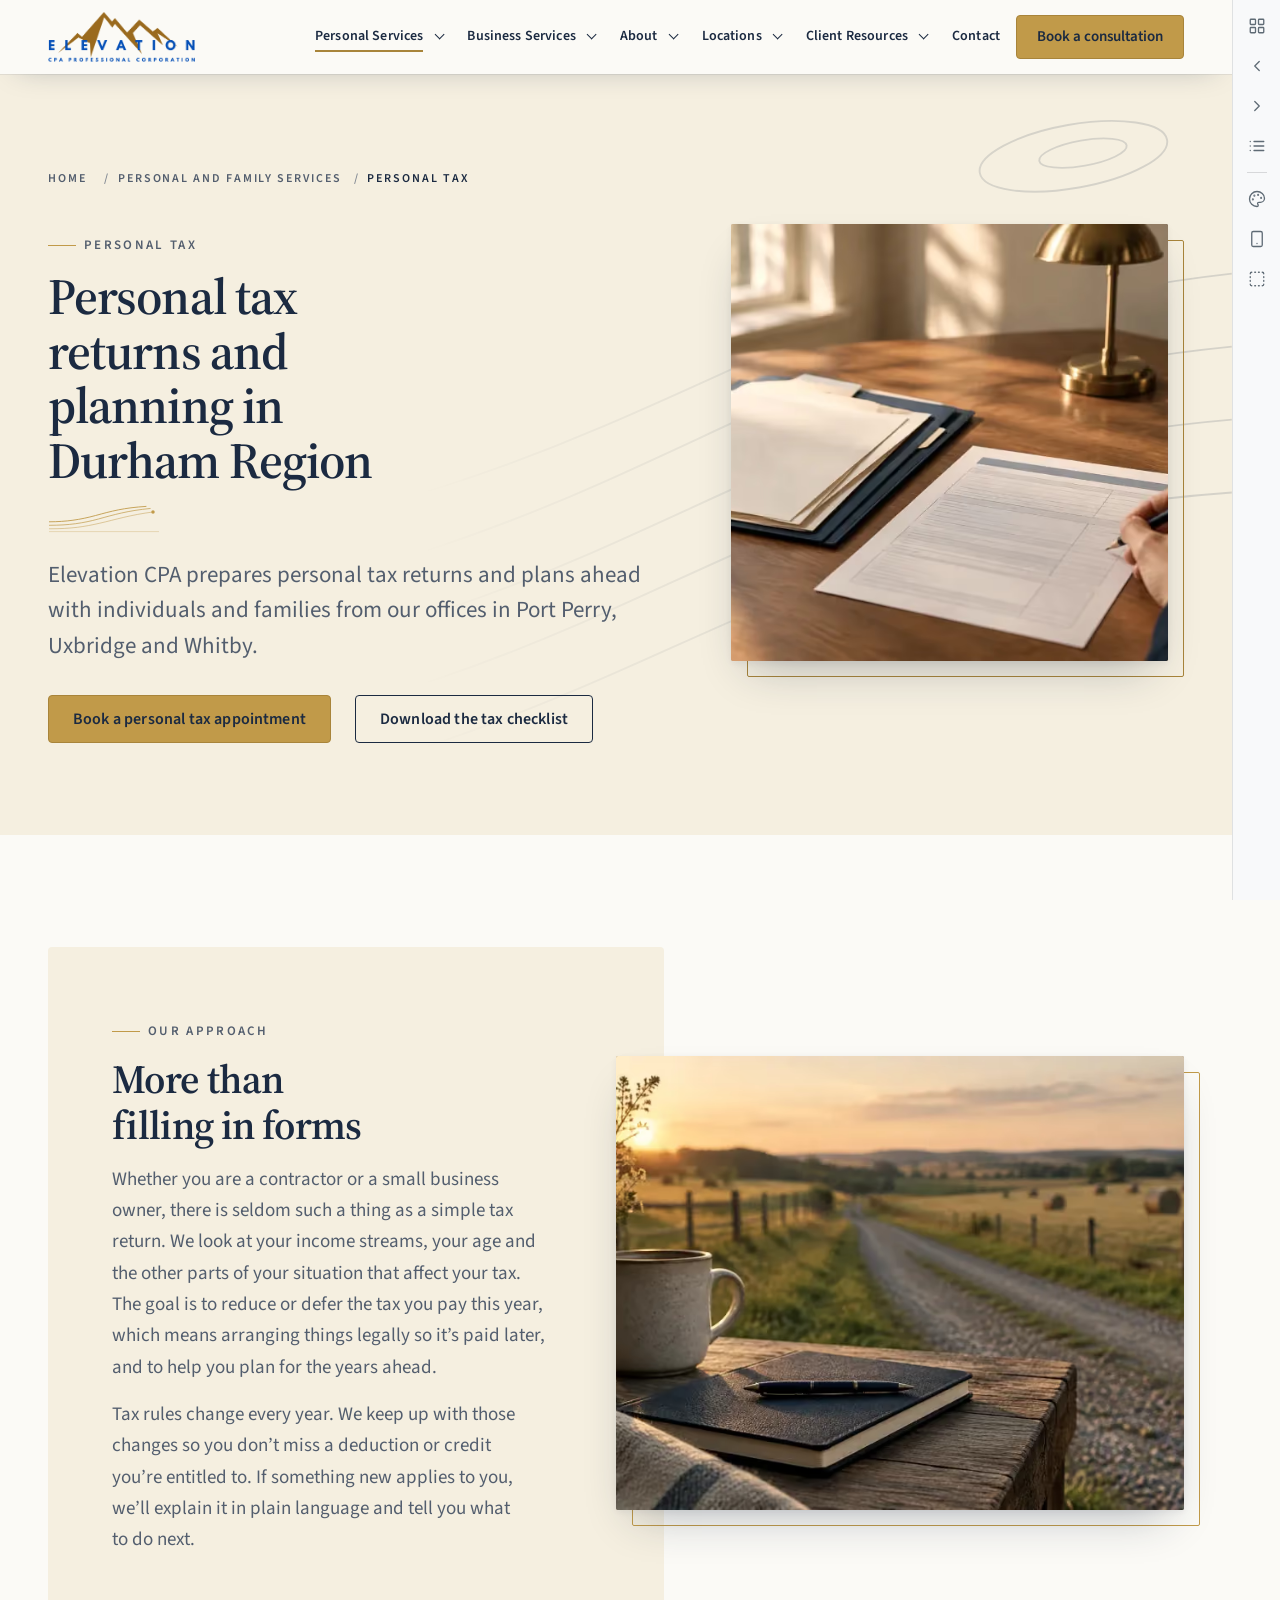
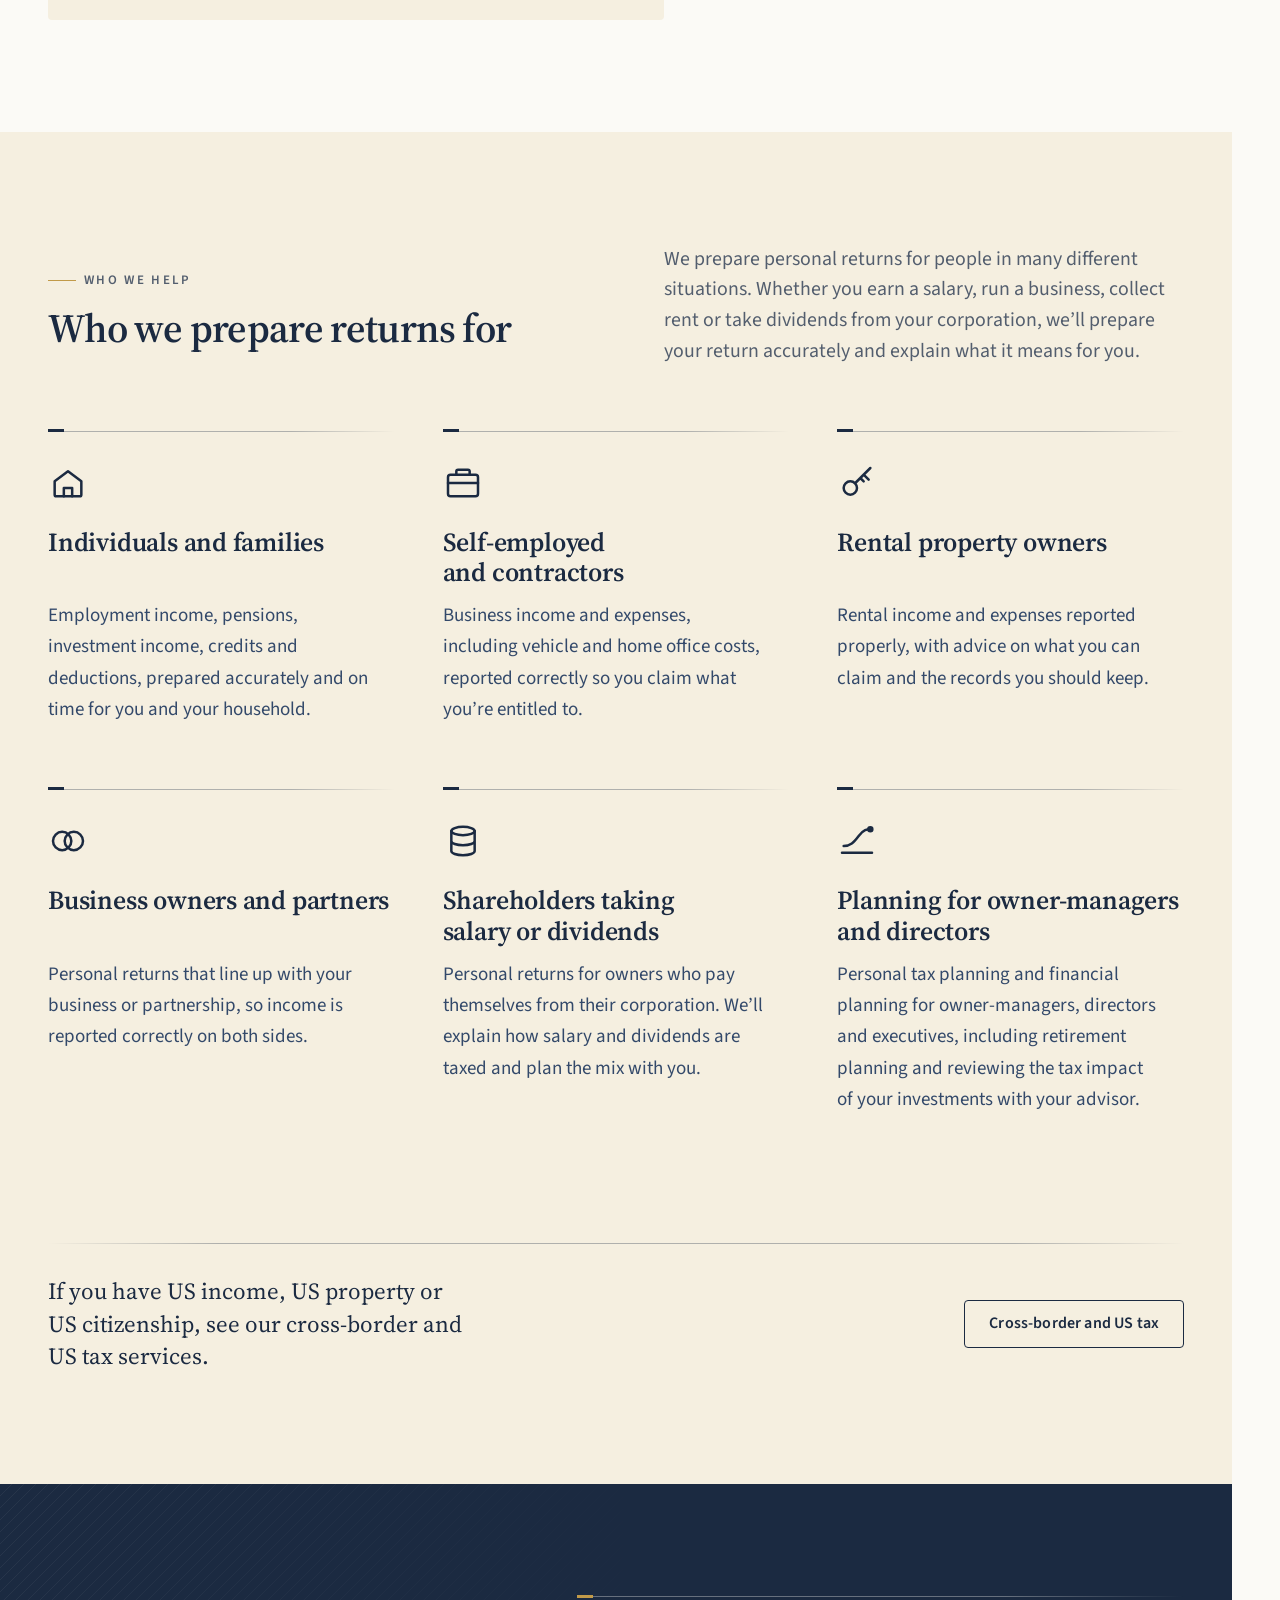
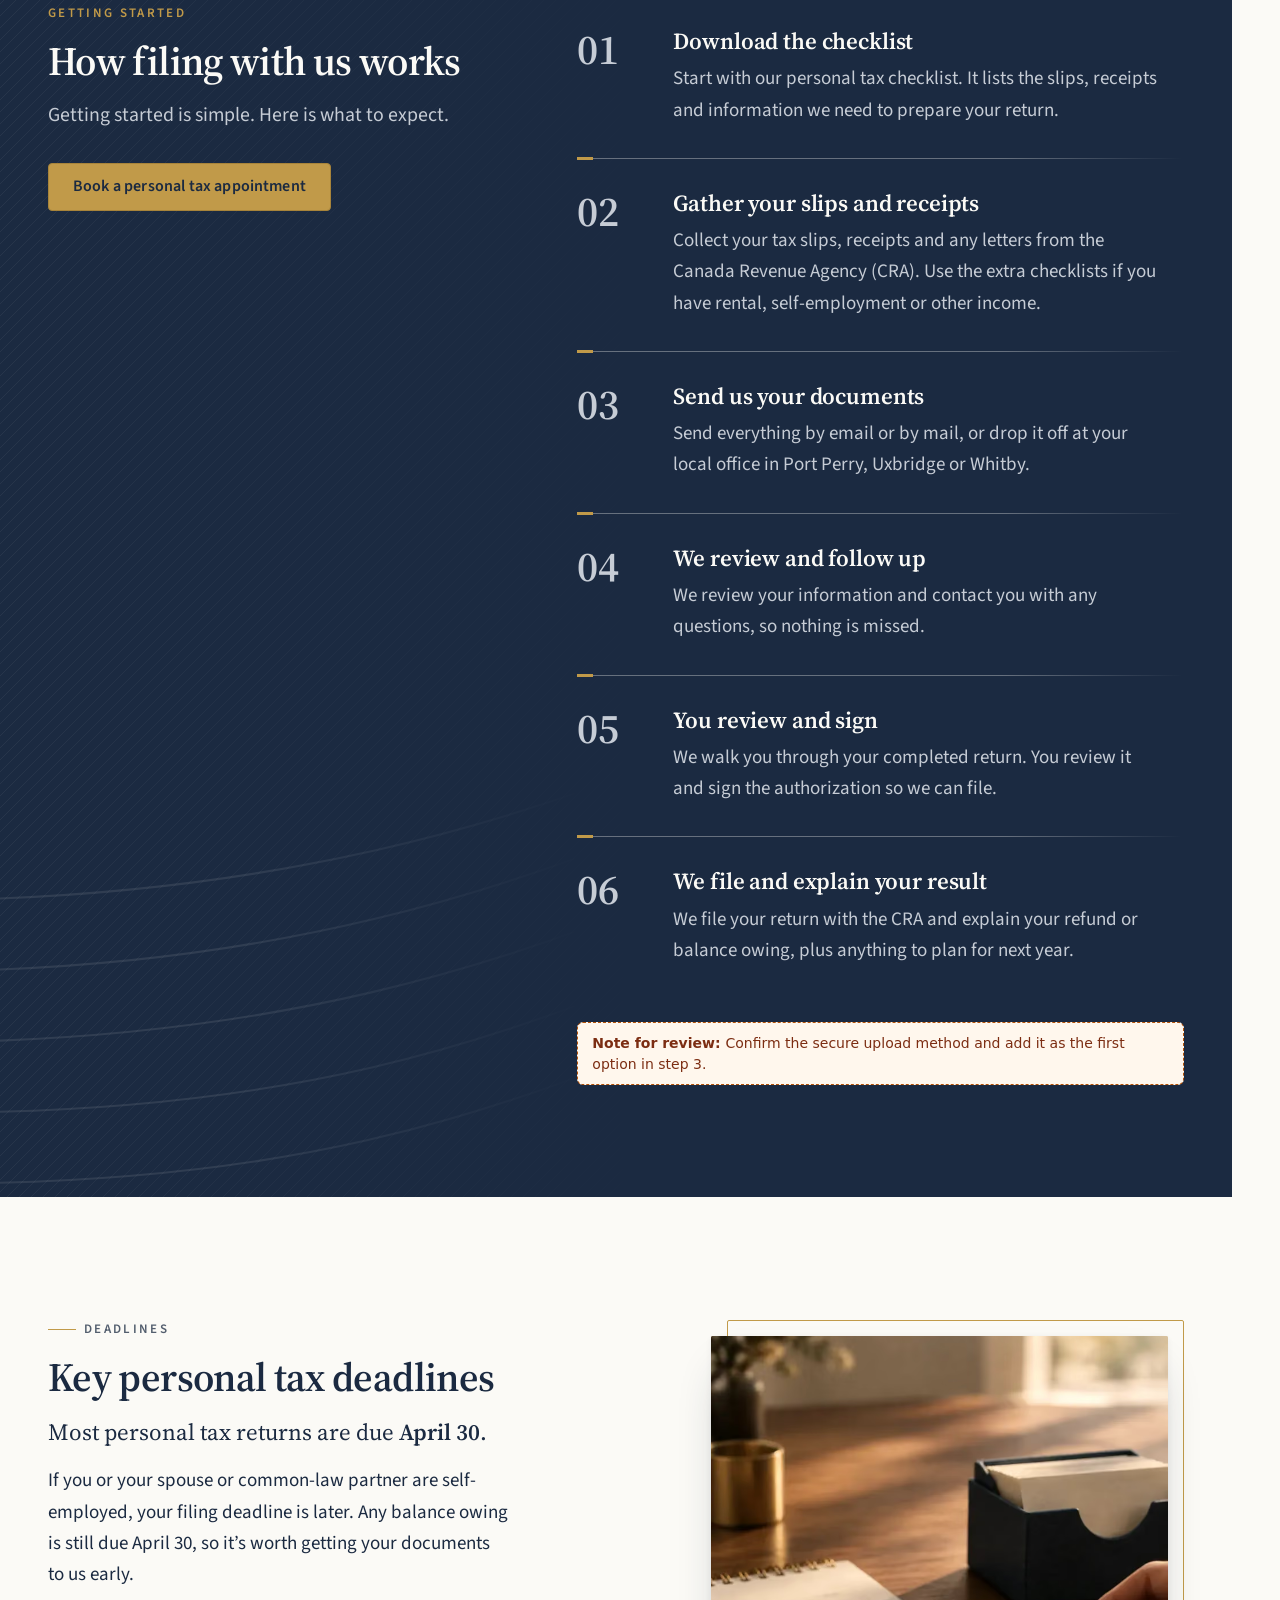
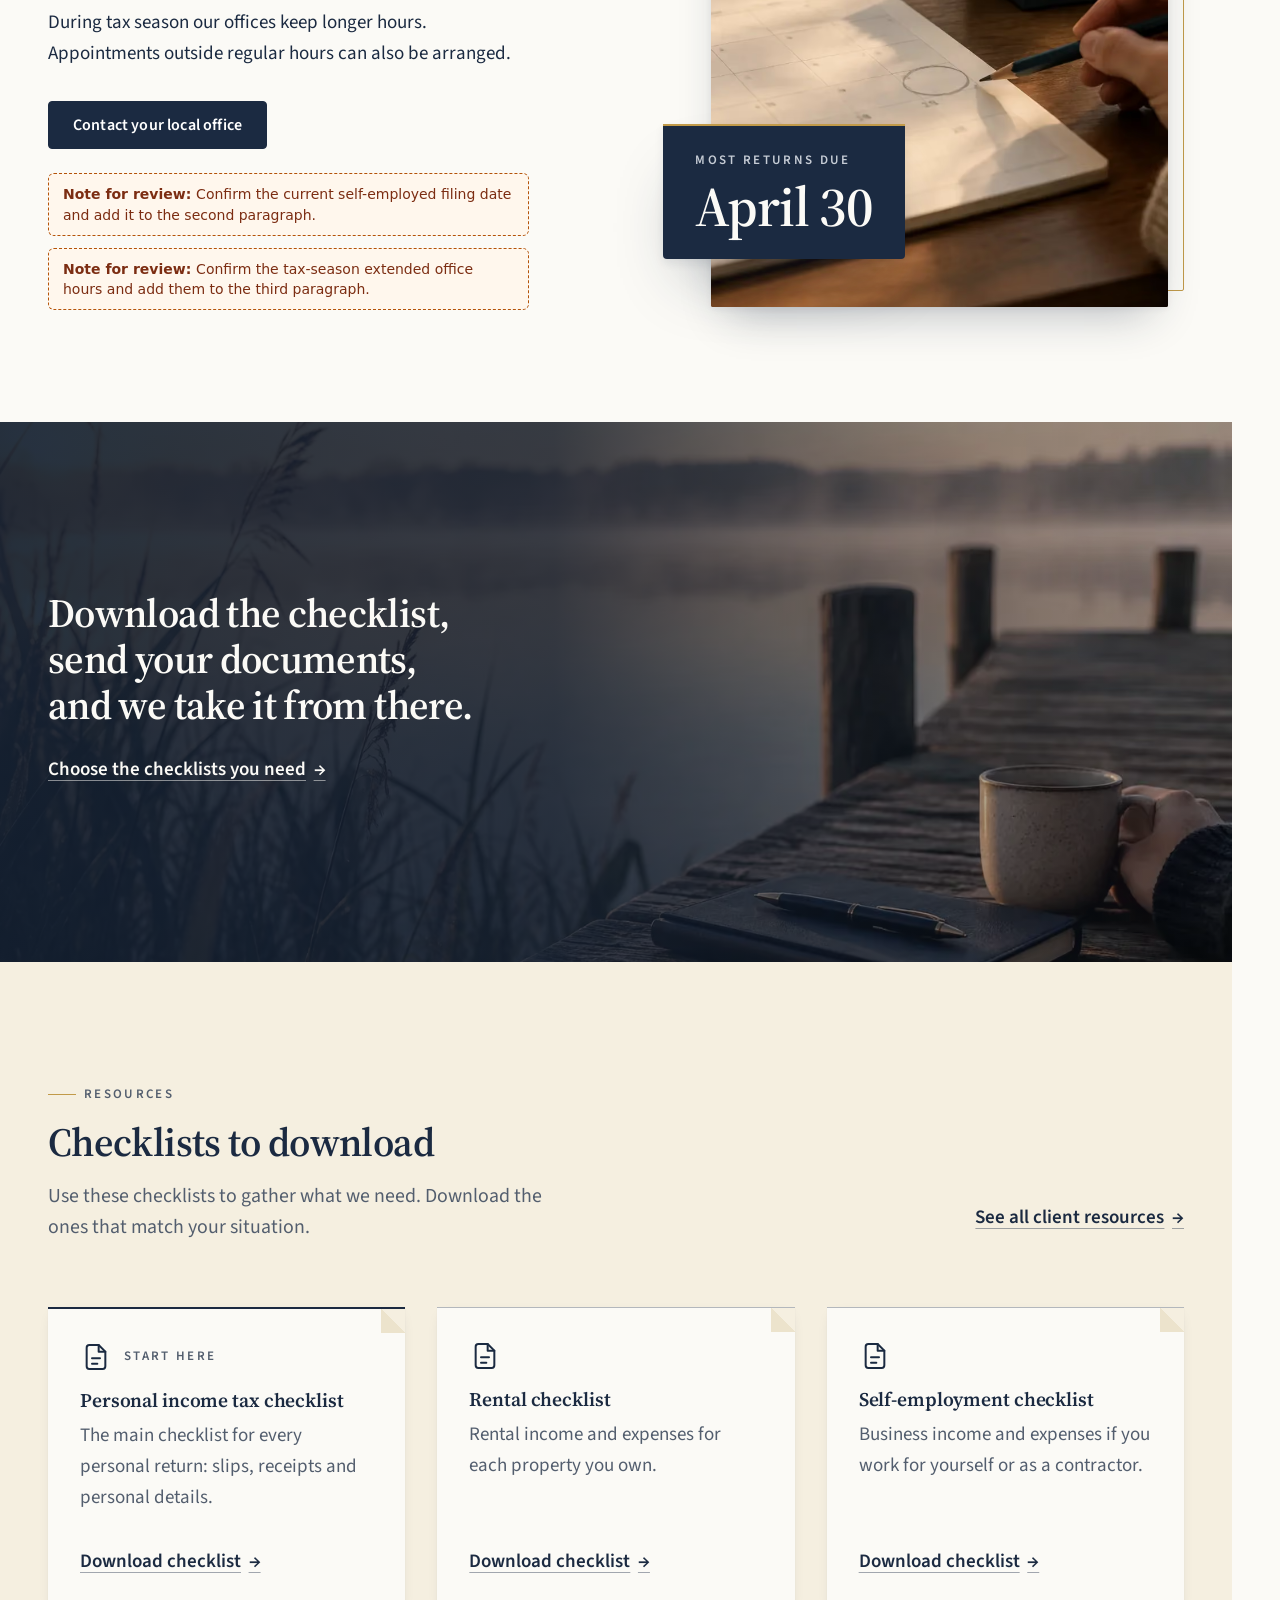
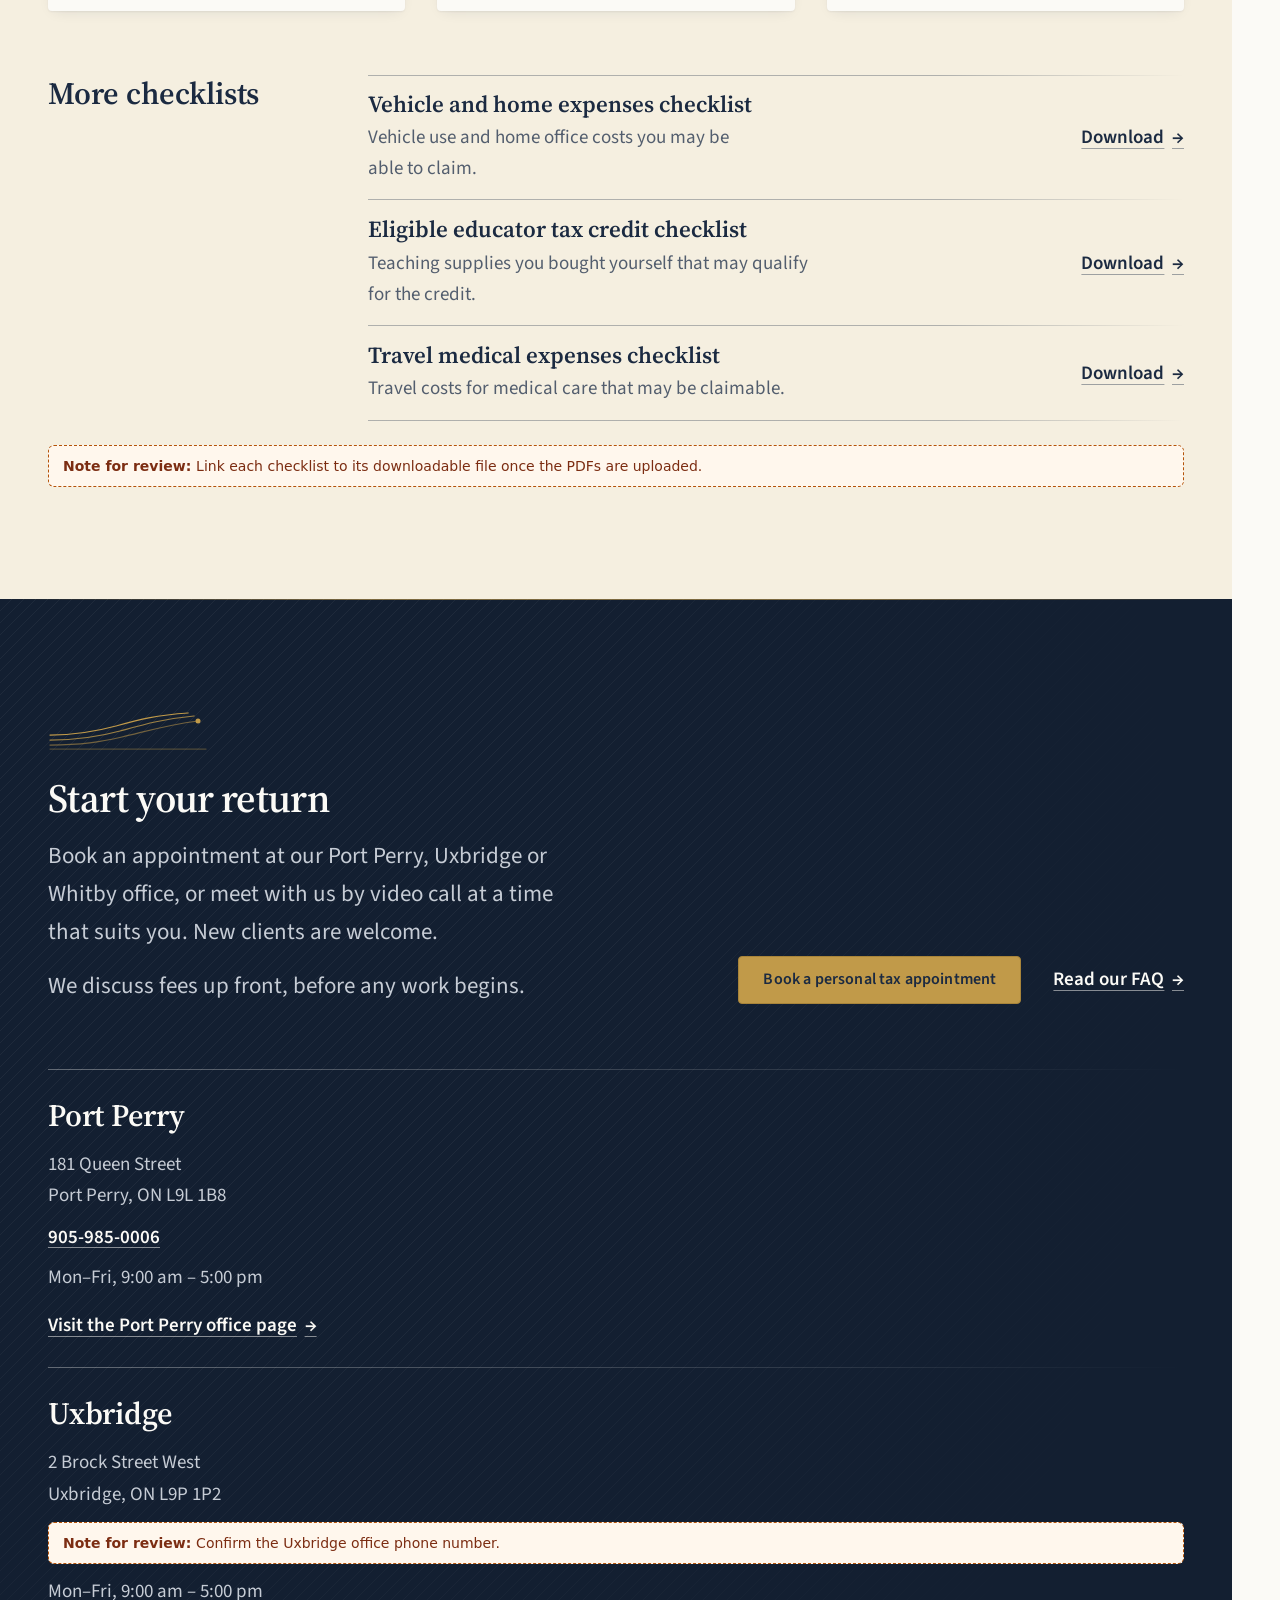
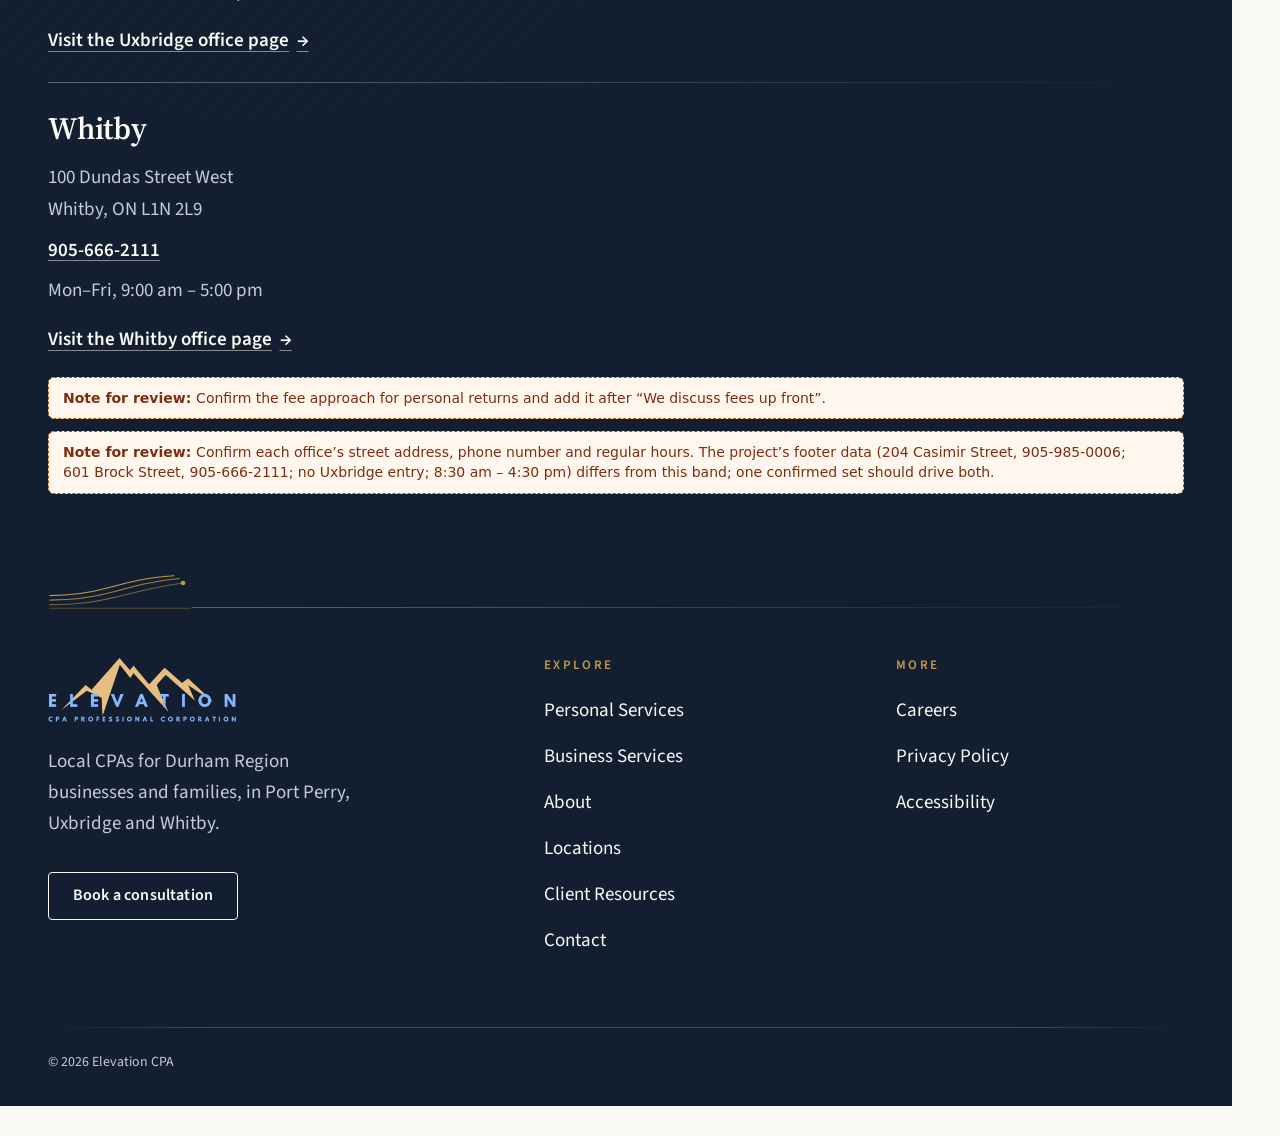
<file: v2/personal/personal-tax/index.html>
<!doctype html>
<html lang="en-CA">
<head>
<meta charset="utf-8">
<meta name="viewport" content="width=device-width, initial-scale=1">
<meta name="robots" content="noindex, nofollow">
<title>Personal tax returns and planning | Elevation CPA</title>
<meta name="description" content="Personal tax returns and planning for individuals, families, landlords, the self-employed and shareholders from our Port Perry, Uxbridge and Whitby offices.">
<meta property="og:type" content="website">
<meta property="og:title" content="Personal tax returns and planning | Elevation CPA">
<meta property="og:description" content="Personal tax returns and planning for individuals, families, landlords, the self-employed and shareholders from our Port Perry, Uxbridge and Whitby offices.">
<meta property="og:image" content="../../assets/og/personal-personal-tax.jpg"><meta property="og:image:width" content="1200"><meta property="og:image:height" content="630"><meta name="twitter:card" content="summary_large_image">
<link rel="icon" type="image/png" sizes="32x32" href="../../assets/brand/icon-32.png"><link rel="apple-touch-icon" href="../../assets/brand/icon-180.png">
<link rel="preconnect" href="https://fonts.googleapis.com"><link rel="preconnect" href="https://fonts.gstatic.com" crossorigin>
<link rel="stylesheet" href="https://fonts.googleapis.com/css2?family=Source+Serif+4:wght@600;700&amp;family=Source+Sans+3:wght@400;600&amp;display=swap">
<link rel="preload" as="image" href="../../assets/media/e3326e47-52ba-4064-8180-4f883898cc90-59b654bae7a7/800.webp" fetchpriority="high">
<link rel="stylesheet" href="../../assets/base.css">
<link rel="stylesheet" href="../../assets/system.css">
<style>/* Personal tax page */
.pt-head .ornament { margin: calc(-1 * var(--space-2)) 0 var(--space-5); }

/* Who we help: cross-border aside */
.pt-who-aside {
  position: relative;
  display: flex;
  flex-wrap: wrap;
  align-items: center;
  justify-content: space-between;
  gap: var(--space-4) var(--space-6);
  margin-top: var(--space-8);
  padding-top: var(--space-6);
}
.pt-who-aside::before {
  content: "";
  position: absolute;
  top: 0; left: 0; right: 0;
  height: 1px;
  background: linear-gradient(90deg, transparent, var(--color-hairline-strong) 15%, var(--color-hairline-strong) 85%, transparent);
}
.pt-who-aside p {
  margin: 0;
  max-width: 48ch;
  font-family: var(--font-serif);
  font-size: var(--step-1);
  line-height: 1.4;
  color: var(--color-heading);
}

/* Filing steps on navy */
.pt-process { overflow: hidden; }
.pt-process::before {
  content: "";
  position: absolute;
  inset: 0;
  z-index: -1;
  background: var(--texture-hatch);
  opacity: 0.05;
  -webkit-mask-image: linear-gradient(90deg, #000, transparent 55%);
  mask-image: linear-gradient(90deg, #000, transparent 55%);
}
.pt-process-grid {
  display: grid;
  grid-template-columns: minmax(0, 5fr) minmax(0, 7fr);
  gap: var(--space-9);
  align-items: start;
}
.pt-process-head {
  position: sticky;
  top: calc(var(--pv-top, 0px) + var(--header-h) + var(--space-6));
}
.pt-process-head .section-intro { margin-bottom: var(--space-6); }
.pt-steps { margin: 0 0 var(--space-5); padding: 0; list-style: none; }
.pt-step {
  position: relative;
  display: grid;
  grid-template-columns: 4.5rem 1fr;
  column-gap: var(--space-5);
  padding: var(--space-6) 0;
}
.pt-step::before {
  content: "";
  position: absolute;
  top: 0; left: 0; right: 0;
  height: 1px;
  background: linear-gradient(90deg, var(--color-hairline-strong), var(--color-hairline-strong) 70%, transparent);
}
.pt-step::after {
  content: "";
  position: absolute;
  top: -1px; left: 0;
  width: 2.5rem;
  height: 3px;
  background: var(--c-brass);
  transform: scaleX(0.4);
  transform-origin: left;
  transition: transform var(--dur-3) var(--ease-out);
}
.pt-step:hover::after { transform: scaleX(1); }
.pt-step-num {
  grid-row: span 2;
  font-family: var(--font-serif);
  font-size: var(--step-3);
  font-weight: 600;
  line-height: 1;
  font-variant-numeric: tabular-nums lining-nums;
  color: var(--c-on-dark-muted);
  transition: color var(--dur-2) var(--ease-out);
}
.pt-step:hover .pt-step-num { color: var(--c-on-dark); }
.pt-step h3 { font-size: var(--step-1); margin-bottom: var(--space-2); }
.pt-step p { max-width: 54ch; color: var(--c-on-dark-muted); }

/* Deadlines with date tile breaking out of the frame */
.pt-deadline {
  display: grid;
  grid-template-columns: minmax(0, 6fr) minmax(0, 5fr);
  gap: var(--space-9);
  align-items: center;
}
.pt-deadline-body p { max-width: 54ch; }
.pt-deadline-lede {
  font-family: var(--font-serif);
  font-size: var(--step-2);
  font-weight: 600;
  line-height: 1.25;
  color: var(--color-heading);
}
.pt-deadline-actions { margin: var(--space-6) 0 var(--space-5); }
.pt-deadline-media {
  --frame-x: 1rem;
  --frame-y: -1rem;
  position: relative;
  margin: var(--space-5) 1rem 0 0;
}
.pt-deadline-media img {
  aspect-ratio: 4 / 5;
  object-position: 50% 45%;
  box-shadow: var(--shadow-2);
}
.pt-date-tile {
  position: absolute;
  left: calc(-1 * var(--space-7));
  bottom: var(--space-7);
  z-index: 2;
  display: grid;
  gap: var(--space-2);
  margin: 0;
  padding: var(--space-5) var(--space-6);
  background: var(--c-navy);
  color: var(--c-on-dark);
  border-top: 2px solid var(--c-brass);
  border-radius: 0 0 var(--radius) var(--radius);
  box-shadow: var(--shadow-3);
}
.pt-date-tile span {
  font-size: var(--label-size);
  font-weight: 600;
  letter-spacing: var(--label-track);
  text-transform: uppercase;
  color: var(--c-on-dark-muted);
}
.pt-date-tile strong {
  font-family: var(--font-serif);
  font-size: var(--step-4);
  font-weight: 600;
  line-height: 1;
  letter-spacing: var(--display-track);
  font-variant-numeric: tabular-nums lining-nums;
}

/* Checklist sheets */
.pt-sheets {
  display: grid;
  grid-template-columns: repeat(3, minmax(0, 1fr));
  gap: var(--space-6);
  margin: 0 0 var(--space-5);
  padding: 0;
  list-style: none;
}
.pt-sheet {
  position: relative;
  display: flex;
  flex-direction: column;
  height: 100%;
  padding: var(--space-6) var(--space-6) var(--space-5);
  background: var(--c-paper);
  border-top: 1px solid var(--color-hairline-strong);
  border-radius: 0 0 var(--radius) var(--radius);
  box-shadow: var(--shadow-1);
  transition: transform var(--dur-3) var(--ease-out), box-shadow var(--dur-3) var(--ease-out);
}
.pt-sheet::after {
  content: "";
  position: absolute;
  top: 0; right: 0;
  width: 1.5rem;
  height: 1.5rem;
  background: linear-gradient(225deg, var(--c-sand) 50%, var(--c-sand-deep) 50%);
}
.pt-sheet:hover,
.pt-sheet:focus-within { transform: translateY(-3px); box-shadow: var(--shadow-2); }
.pt-sheet--lead { border-top: 2px solid var(--c-navy); }
.pt-sheet .eyebrow { margin-bottom: var(--space-2); }
.pt-sheet-icon {
  width: 2rem;
  height: 2rem;
  margin-bottom: var(--space-4);
  background: var(--c-navy);
  -webkit-mask: var(--icon-doc) center / contain no-repeat;
  mask: var(--icon-doc) center / contain no-repeat;
}
.pt-sheet h3 { font-size: var(--step-1); margin-bottom: var(--space-2); }
.pt-sheet p { color: var(--c-muted); }
.pt-sheet .text-link { margin-top: auto; padding-top: var(--space-4); }

/* Close with offices */
.pt-close { overflow: hidden; }
.pt-close::after {
  content: "";
  position: absolute;
  inset: 0;
  z-index: -1;
  background: var(--texture-hatch);
  opacity: 0.05;
  -webkit-mask-image: radial-gradient(ellipse at 20% 20%, #000 20%, transparent 70%);
  mask-image: radial-gradient(ellipse at 20% 20%, #000 20%, transparent 70%);
}
.pt-close-copy p { max-width: 50ch; font-size: var(--step-1); color: var(--c-on-dark-muted); }
.pt-close-copy .section-title { margin-bottom: var(--space-4); }
.pt-close-actions {
  display: flex;
  flex-wrap: wrap;
  align-items: center;
  gap: var(--space-3) var(--space-6);
}

@media (max-width: 64em) {
  .pt-sheets { grid-template-columns: repeat(2, minmax(0, 1fr)); }
}
@media (max-width: 56.24em) {
  .pt-process-grid,
  .pt-deadline { grid-template-columns: 1fr; gap: var(--space-8); }
  .pt-process-head { position: static; }
  .pt-deadline-media { max-width: 30rem; margin-left: var(--space-6); }
  .pt-deadline-media img { aspect-ratio: 4 / 3; }
  .pt-date-tile { left: calc(-1 * var(--space-6)); bottom: var(--space-5); }
}
@media (max-width: 40em) {
  .pt-sheets { grid-template-columns: 1fr; gap: var(--space-5); }
  .pt-sheet { padding: var(--space-5); }
  .pt-step { grid-template-columns: 3rem 1fr; column-gap: var(--space-4); }
  .pt-step-num { font-size: var(--step-2); }
  .pt-date-tile { padding: var(--space-4) var(--space-5); }
  .pt-who-aside .button,
  .pt-close-actions .button { width: 100%; }
}
@media (prefers-reduced-motion: reduce) {
  .pt-sheet:hover, .pt-sheet:focus-within { transform: none; }
}

/* Revision 1 */
/* Hero: reserved square box, stronger frame, shorter measure */
.pt-head .page-intro { max-width: 34em; }
.pt-head .page-head-media { aspect-ratio: 1 / 1; }
.pt-head .page-head-media::before { border-color: var(--c-brass-dark); }
.pt-head .page-head-media img {
  position: absolute;
  inset: 0;
  width: 100%;
  height: 100%;
  aspect-ratio: auto;
  object-position: 62% 50%;
}
.pt-head .ornament svg { width: 100%; height: auto; aspect-ratio: 4 / 1; }

/* Breadcrumb: balanced wrap, items never split */
.pt-head .breadcrumb ol { display: block; text-wrap: balance; }
.pt-head .breadcrumb li { display: inline; white-space: nowrap; margin-right: var(--space-2); }

@media (max-width: 56.24em) {
  .pt-head .page-head-media { aspect-ratio: 4 / 3; max-width: min(34rem, calc(100% - 1rem)); }
}
@media (max-width: 40em) {
  .pt-head .page-title { font-size: clamp(1.875rem, 1.2rem + 3.2vw, 2.125rem); }
}

/* Who we help: shared top for body copy */
@supports (grid-template-rows: subgrid) {
  .pt-who .service-grid { row-gap: 0; }
  .pt-who .service-item {
    display: grid;
    grid-row: span 3;
    grid-template-rows: subgrid;
    align-content: start;
    padding-bottom: var(--space-8);
  }
  .pt-who .service-item > * { align-self: start; }
  @media (max-width: 40em) { .pt-who .service-item { padding-bottom: var(--space-7); } }
}

/* Process: sticky head works (hidden overflow broke it) */
.pt-process { overflow: clip; }

/* Photographic band */
.pt-band .photo-band-media img { object-position: 72% 50%; }
.pt-band .section-title { max-width: 22ch; margin-bottom: var(--space-4); }
@media (max-width: 47.99em) {
  .pt-band::after { background: linear-gradient(180deg, rgba(19, 31, 49, 0.84), rgba(19, 31, 49, 0.92)); }
}

/* Checklists: three cards plus a ledger list */
.pt-sheet .text-link { white-space: nowrap; }
.pt-more {
  display: grid;
  grid-template-columns: minmax(0, 3fr) minmax(0, 9fr);
  gap: var(--space-5) var(--space-7);
  margin: var(--space-8) 0 var(--space-5);
}
.pt-more-title { font-size: var(--step-2); }
.pt-more-list { margin: 0; padding: 0; list-style: none; }
.pt-more-list li {
  display: flex;
  flex-wrap: wrap;
  align-items: center;
  justify-content: space-between;
  gap: var(--space-2) var(--space-6);
  padding: var(--space-4) 0;
  background: linear-gradient(90deg, var(--color-hairline-strong), var(--color-hairline-strong) 70%, transparent) bottom / 100% 1px no-repeat;
}
.pt-more-list li:first-child {
  background:
    linear-gradient(90deg, var(--color-hairline-strong), var(--color-hairline-strong) 70%, transparent) top / 100% 1px no-repeat,
    linear-gradient(90deg, var(--color-hairline-strong), var(--color-hairline-strong) 70%, transparent) bottom / 100% 1px no-repeat;
}
.pt-more-name {
  margin: 0 0 var(--space-1);
  font-family: var(--font-serif);
  font-size: var(--step-1);
  font-weight: 600;
}
.pt-more-list p { margin: 0; max-width: 52ch; color: var(--c-muted); }
@media (max-width: 56.24em) {
  .pt-more { grid-template-columns: 1fr; }
}

/* Header on phones: clear gap between CTA and menu */
@media (max-width: 68.74em) {
  .menu-toggle { margin-left: var(--space-2); }
}

/* Footer on phones: links in two columns */
@media (max-width: 47.99em) {
  .footer-grid { grid-template-columns: 1fr 1fr; gap: var(--space-7) var(--space-5); }
  .footer-brand,
  .footer-contact { grid-column: 1 / -1; }
}

/* Revision 1 */
/* Fix: h1 wraps inside its column, sits above the frame */
.pt-head-copy { position: relative; z-index: 1; min-width: 0; }
.pt-head .page-title {
  max-width: 16ch;
  white-space: normal;
  overflow-wrap: break-word;
  font-size: clamp(2rem, 1.4rem + 2.2vw, 3.25rem);
}

/* Fix: phone breadcrumb on one line, contour clear of text, equal buttons */
@media (max-width: 40em) {
  .pt-head .breadcrumb li:last-child { display: none; }
  .pt-head::before { inset: 52% 0 0 15%; opacity: 0.1; }
  .pt-head .button-row .button { width: 100%; }
}

/* Fix: audience copy clears AA comfortably; titles step down */
.pt-who .service-item p { color: var(--c-navy-600); }
.pt-who .service-title { font-size: clamp(1.375rem, 1.2rem + 0.6vw, 1.625rem); }

/* Fix: process band left column holds its weight */
.pt-process::after {
  content: "";
  position: absolute;
  left: 0;
  bottom: 0;
  width: 48%;
  height: 65%;
  z-index: -1;
  pointer-events: none;
  background: var(--texture-contour-light) left bottom / cover no-repeat;
  opacity: 0.09;
  -webkit-mask-image: linear-gradient(90deg, #000 40%, transparent);
  mask-image: linear-gradient(90deg, #000 40%, transparent);
}
@media (max-width: 56.24em) { .pt-process::after { width: 100%; height: 40%; } }

/* Fix: deadline lead steps clearly down from the h2 */
.pt-deadline-lede {
  font-size: var(--step-1);
  font-weight: 400;
  line-height: 1.45;
}
.pt-deadline-lede time {
  font-weight: 600;
  font-variant-numeric: tabular-nums lining-nums;
}

/* Fix: checklist titles start on one line and fit at laptop width */
.pt-sheet-top {
  display: flex;
  align-items: center;
  gap: var(--space-3);
  min-height: 2rem;
  margin-bottom: var(--space-4);
}
.pt-sheet-top .pt-sheet-icon { margin-bottom: 0; flex: none; }
.pt-sheet-top .eyebrow { margin: 0; }
.pt-sheet h3 {
  font-size: clamp(1.125rem, 1.05rem + 0.2vw, 1.3125rem);
  text-wrap: pretty;
}

/* Fix: offices band hours at the address size */
.pt-close .footer-office-hours {
  font-size: var(--step-0);
  margin-bottom: var(--space-2);
}

/* Fix: footer no longer repeats (and contradicts) the offices band */
body:has(.pt-close) .site-footer .footer-offices { display: none; }</style>
<link rel="stylesheet" href="../../assets/preview.css">

</head>
<body class="no-hero">
<nav class="pv-bar" aria-label="Design preview">
<a class="pv-i" href="../../index.html" aria-label="Elevation CPA design concept, version 2: overview" data-tip="Elevation CPA design concept, version 2"><svg viewBox="0 0 24 24" width="18" height="18" fill="none" stroke="currentColor" stroke-width="1.75" stroke-linecap="round" stroke-linejoin="round" aria-hidden="true" focusable="false"><rect width="7" height="7" x="3" y="3" rx="1"/><rect width="7" height="7" x="14" y="3" rx="1"/><rect width="7" height="7" x="14" y="14" rx="1"/><rect width="7" height="7" x="3" y="14" rx="1"/></svg></a>
<a class="pv-i" rel="prev" href="../../personal/index.html" aria-label="Previous page: Personal and Family Services" data-tip="Previous: Personal and Family Services (←)"><svg viewBox="0 0 24 24" width="18" height="18" fill="none" stroke="currentColor" stroke-width="1.75" stroke-linecap="round" stroke-linejoin="round" aria-hidden="true" focusable="false"><path d="m15 18-6-6 6-6"/></svg></a><a class="pv-i" rel="next" href="../../business/index.html" aria-label="Next page: Business Services" data-tip="Next: Business Services (→)"><svg viewBox="0 0 24 24" width="18" height="18" fill="none" stroke="currentColor" stroke-width="1.75" stroke-linecap="round" stroke-linejoin="round" aria-hidden="true" focusable="false"><path d="m9 18 6-6-6-6"/></svg></a>
<button type="button" class="pv-i" id="pv-pages" aria-expanded="false" aria-controls="pv-pages-menu" aria-label="Pages (now: Personal and Family Services · Personal Tax)" data-tip="Pages · Personal and Family Services · Personal Tax"><svg viewBox="0 0 24 24" width="18" height="18" fill="none" stroke="currentColor" stroke-width="1.75" stroke-linecap="round" stroke-linejoin="round" aria-hidden="true" focusable="false"><path d="M3 12h.01"/><path d="M3 18h.01"/><path d="M3 6h.01"/><path d="M8 12h13"/><path d="M8 18h13"/><path d="M8 6h13"/></svg></button>
<div class="pv-menu" id="pv-pages-menu" hidden><p class="pv-group">Homepage</p><ul><li><a href="../../home/index.html">Home</a></li></ul><p class="pv-group">Personal and Family Services</p><ul><li><a href="../../personal/index.html">Personal and Family Services</a></li><li><a href="../../personal/personal-tax/index.html" aria-current="page">Personal Tax</a></li></ul><p class="pv-group">Business Services</p><ul><li><a href="../../business/index.html">Business Services</a></li><li><a href="../../business/corporate-tax/index.html">Corporate Tax and Financial Statements</a></li></ul><p class="pv-group">About</p><ul><li><a href="../../about/index.html">About</a></li><li><a href="../../about/team/index.html">Our Team</a></li></ul><p class="pv-group">Locations</p><ul><li><a href="../../locations/port-perry/index.html">Port Perry Office</a></li></ul><p class="pv-group">Contact and Book a Consultation</p><ul><li><a href="../../contact/index.html">Contact and Book a Consultation</a></li></ul></div>
<span class="pv-sep" aria-hidden="true"></span>
<a class="pv-i" href="../../design-system/index.html" aria-label="Design system" data-tip="Design system"><svg viewBox="0 0 24 24" width="18" height="18" fill="none" stroke="currentColor" stroke-width="1.75" stroke-linecap="round" stroke-linejoin="round" aria-hidden="true" focusable="false"><circle cx="13.5" cy="6.5" r=".5" fill="currentColor"/><circle cx="17.5" cy="10.5" r=".5" fill="currentColor"/><circle cx="8.5" cy="7.5" r=".5" fill="currentColor"/><circle cx="6.5" cy="12.5" r=".5" fill="currentColor"/><path d="M12 2C6.5 2 2 6.5 2 12s4.5 10 10 10c.926 0 1.648-.746 1.648-1.688 0-.437-.18-.835-.437-1.125-.29-.289-.438-.652-.438-1.125a1.64 1.64 0 0 1 1.668-1.668h1.996c3.051 0 5.555-2.503 5.555-5.554C21.965 6.012 17.461 2 12 2z"/></svg></a>
<button type="button" class="pv-i" id="pv-mobile" aria-pressed="false" aria-label="Phone width" data-tip="Phone width"><svg viewBox="0 0 24 24" width="18" height="18" fill="none" stroke="currentColor" stroke-width="1.75" stroke-linecap="round" stroke-linejoin="round" aria-hidden="true" focusable="false"><rect width="14" height="20" x="5" y="2" rx="2" ry="2"/><path d="M12 18h.01"/></svg></button>
<button type="button" class="pv-i" id="pv-structure" aria-pressed="false" aria-label="Structure only" data-tip="Structure only"><svg viewBox="0 0 24 24" width="18" height="18" fill="none" stroke="currentColor" stroke-width="1.75" stroke-linecap="round" stroke-linejoin="round" aria-hidden="true" focusable="false"><path d="M5 3a2 2 0 0 0-2 2"/><path d="M19 3a2 2 0 0 1 2 2"/><path d="M21 19a2 2 0 0 1-2 2"/><path d="M5 21a2 2 0 0 1-2-2"/><path d="M9 3h1"/><path d="M9 21h1"/><path d="M14 3h1"/><path d="M14 21h1"/><path d="M3 9v1"/><path d="M21 9v1"/><path d="M3 14v1"/><path d="M21 14v1"/></svg></button>
<span class="pv-grow" aria-hidden="true"></span>
<button type="button" class="pv-i pv-approve" id="pv-approve" aria-label="Approve this version" data-tip="Approve this version"><svg viewBox="0 0 24 24" width="18" height="18" fill="none" stroke="currentColor" stroke-width="1.75" stroke-linecap="round" stroke-linejoin="round" aria-hidden="true" focusable="false"><path d="M20 6 9 17l-5-5"/></svg></button>
</nav>
<header class="site-header site-header--over-hero" data-header><a class="skip-link" href="#main">Skip to main content</a><div class="header-bar"><div class="header-inner"><a class="brand" href="../../home/index.html" aria-label="Elevation CPA home"><img class="brand-logo brand-logo--on-dark" src="../../assets/brand/logo-on-dark.png" alt="" width="344" height="117"><img class="brand-logo brand-logo--on-light" src="../../assets/brand/logo-on-light.png" alt="" width="344" height="117"></a><nav class="main-nav" id="main-nav" aria-label="Main"><ul class="nav-list"><li class="nav-item has-children"><a class="nav-link is-current" href="../../personal/index.html">Personal Services</a><button class="submenu-toggle" type="button" data-submenu-toggle aria-expanded="false" aria-controls="sub-personal-and-family-services"><span class="sr-only">Personal and Family Services pages</span></button><ul class="submenu" id="sub-personal-and-family-services"><li class="nav-item"><a class="nav-link is-current" href="../../personal/personal-tax/index.html" aria-current="page">Personal Tax</a></li><li class="nav-item"><a class="nav-link" href="#" data-unbuilt="1">Estate and Trust Planning</a></li><li class="nav-item"><a class="nav-link" href="#" data-unbuilt="1">Cross-Border and US Tax</a></li></ul></li><li class="nav-item has-children"><a class="nav-link" href="../../business/index.html">Business Services</a><button class="submenu-toggle" type="button" data-submenu-toggle aria-expanded="false" aria-controls="sub-business-services"><span class="sr-only">Business Services pages</span></button><ul class="submenu" id="sub-business-services"><li class="nav-item"><a class="nav-link" href="../../business/corporate-tax/index.html">Corporate Tax and Financial Statements</a></li><li class="nav-item"><a class="nav-link" href="#" data-unbuilt="1">Bookkeeping, Payroll and HST</a></li><li class="nav-item"><a class="nav-link" href="#" data-unbuilt="1">Business Advisory</a></li><li class="nav-item"><a class="nav-link" href="#" data-unbuilt="1">Audit and Review Engagements</a></li><li class="nav-item"><a class="nav-link" href="#" data-unbuilt="1">CRA Disputes and Audit Support</a></li></ul></li><li class="nav-item has-children"><a class="nav-link" href="../../about/index.html">About</a><button class="submenu-toggle" type="button" data-submenu-toggle aria-expanded="false" aria-controls="sub-about"><span class="sr-only">About pages</span></button><ul class="submenu" id="sub-about"><li class="nav-item"><a class="nav-link" href="../../about/team/index.html">Our Team</a></li></ul></li><li class="nav-item has-children"><a class="nav-link" href="#" data-unbuilt="1">Locations</a><button class="submenu-toggle" type="button" data-submenu-toggle aria-expanded="false" aria-controls="sub-locations"><span class="sr-only">Locations pages</span></button><ul class="submenu" id="sub-locations"><li class="nav-item"><a class="nav-link" href="../../locations/port-perry/index.html">Port Perry Office</a></li><li class="nav-item"><a class="nav-link" href="#" data-unbuilt="1">Uxbridge Office</a></li><li class="nav-item"><a class="nav-link" href="#" data-unbuilt="1">Whitby Office</a></li></ul></li><li class="nav-item has-children"><a class="nav-link" href="#" data-unbuilt="1">Client Resources</a><button class="submenu-toggle" type="button" data-submenu-toggle aria-expanded="false" aria-controls="sub-client-resources"><span class="sr-only">Client Resources pages</span></button><ul class="submenu" id="sub-client-resources"><li class="nav-item"><a class="nav-link" href="#" data-unbuilt="1">Frequently Asked Questions</a></li></ul></li><li class="nav-item"><a class="nav-link" href="../../contact/index.html">Contact</a></li></ul></nav><a class="header-cta" href="../../contact/index.html" aria-label="Book a consultation"><span class="header-cta-short">Consultation</span><span class="header-cta-full">Book a consultation</span></a><button class="menu-toggle" type="button" data-menu-toggle aria-controls="main-nav" aria-expanded="false"><span class="menu-toggle-label">Menu</span></button></div></div></header>
<main id="main">
<section class="page-head page-head--media pt-head" aria-labelledby="page-title">
  <div class="container">
    <div class="page-head-inner">
      <div class="pt-head-copy">
        <nav class="breadcrumb" aria-label="Breadcrumb">
          <ol>
            <li><a href="../../home/index.html">Home</a></li>
            <li><a href="../../personal/index.html">Personal and family services</a></li>
            <li><span aria-current="page">Personal tax</span></li>
          </ol>
        </nav>
        <p class="eyebrow eyebrow--rule">Personal tax</p>
        <h1 class="page-title" id="page-title">Personal tax returns and planning in Durham&nbsp;Region</h1>
        <span class="ornament ornament--small" aria-hidden="true"><svg xmlns="http://www.w3.org/2000/svg" viewBox="0 0 160 40" width="160" height="40" fill="none" stroke="currentColor" stroke-width="1.25" stroke-linecap="round"><path d="M2 38h156" opacity=".35"></path><path d="M2 34C34 34 52 31 74 26S118 14 150 10" opacity=".55"></path><path d="M2 29C30 29 50 26 72 20S114 8 146 5" opacity=".8"></path><path d="M2 24C26 24 46 21 68 15S108 4 140 2"></path><circle cx="150" cy="10" r="2.5" fill="currentColor" stroke="none"></circle></svg></span>
        <p class="page-intro">Elevation CPA prepares personal tax returns and plans ahead with individuals and families from our offices in Port Perry, Uxbridge and&nbsp;Whitby.</p>
        <div class="button-row">
          <a class="button button--primary" href="../../contact/index.html">Book a personal tax appointment</a>
          <a class="button button--ghost" href="#checklists">Download the tax checklist</a>
        </div>
      </div>
      <figure class="page-head-media frame-offset">
        <picture><source type="image/avif" srcset="../../assets/media/e3326e47-52ba-4064-8180-4f883898cc90-59b654bae7a7/480.avif 480w, ../../assets/media/e3326e47-52ba-4064-8180-4f883898cc90-59b654bae7a7/800.avif 800w, ../../assets/media/e3326e47-52ba-4064-8180-4f883898cc90-59b654bae7a7/1200.avif 1200w, ../../assets/media/e3326e47-52ba-4064-8180-4f883898cc90-59b654bae7a7/1536.avif 1536w" sizes="(min-width: 56.25em) 38vw, 100vw"><source type="image/webp" srcset="../../assets/media/e3326e47-52ba-4064-8180-4f883898cc90-59b654bae7a7/480.webp 480w, ../../assets/media/e3326e47-52ba-4064-8180-4f883898cc90-59b654bae7a7/800.webp 800w, ../../assets/media/e3326e47-52ba-4064-8180-4f883898cc90-59b654bae7a7/1200.webp 1200w, ../../assets/media/e3326e47-52ba-4064-8180-4f883898cc90-59b654bae7a7/1536.webp 1536w" sizes="(min-width: 56.25em) 38vw, 100vw"><img src="../../assets/media/e3326e47-52ba-4064-8180-4f883898cc90-59b654bae7a7/1200.webp" alt="An open folder of tax slips and a printed return beside a pencil and a brass desk lamp in morning light" width="1536" height="1024" loading="eager" fetchpriority="high" decoding="async" data-media-id="e3326e47-52ba-4064-8180-4f883898cc90" data-max-width="1536" data-provenance="generated" style="object-position:60% 60%;background-image:url([data-uri])"></picture>
      </figure>
    </div>
  </div>
</section>

<section class="section section--light" aria-labelledby="more-title">
  <div class="container">
    <div class="split-ledger split-ledger--reverse">
      <figure class="split-media frame-offset" data-reveal="">
        <picture><source type="image/avif" srcset="../../assets/media/1fd359b5-8648-4889-b89d-1d29f4aacace-2b020f49d89a/480.avif 480w, ../../assets/media/1fd359b5-8648-4889-b89d-1d29f4aacace-2b020f49d89a/800.avif 800w, ../../assets/media/1fd359b5-8648-4889-b89d-1d29f4aacace-2b020f49d89a/1200.avif 1200w, ../../assets/media/1fd359b5-8648-4889-b89d-1d29f4aacace-2b020f49d89a/1536.avif 1536w" sizes="(min-width: 56.25em) 50vw, 92vw"><source type="image/webp" srcset="../../assets/media/1fd359b5-8648-4889-b89d-1d29f4aacace-2b020f49d89a/480.webp 480w, ../../assets/media/1fd359b5-8648-4889-b89d-1d29f4aacace-2b020f49d89a/800.webp 800w, ../../assets/media/1fd359b5-8648-4889-b89d-1d29f4aacace-2b020f49d89a/1200.webp 1200w, ../../assets/media/1fd359b5-8648-4889-b89d-1d29f4aacace-2b020f49d89a/1536.webp 1536w" sizes="(min-width: 56.25em) 50vw, 92vw"><img src="../../assets/media/1fd359b5-8648-4889-b89d-1d29f4aacace-2b020f49d89a/1200.webp" alt="A leather notebook, a pen and a mug on a rustic table overlooking a gravel lane and hay fields at sunset" width="1536" height="1024" loading="lazy" decoding="async" data-media-id="1fd359b5-8648-4889-b89d-1d29f4aacace" data-max-width="1536" data-provenance="generated" style="object-position:35% 70%;background-image:url([data-uri])"></picture>
      </figure>
      <div class="split-panel" data-reveal="" style="--reveal-index: 1">
        <p class="eyebrow eyebrow--rule">Our approach</p>
        <h2 id="more-title">More than filling in&nbsp;forms</h2>
        <p>Whether you are a contractor or a small business owner, there is seldom such a thing as a simple tax return. We look at your income streams, your age and the other parts of your situation that affect your tax. The goal is to reduce or defer the tax you pay this year, which means arranging things legally so it’s paid later, and to help you plan for the years&nbsp;ahead.</p>
        <p>Tax rules change every year. We keep up with those changes so you don’t miss a deduction or credit you’re entitled to. If something new applies to you, we’ll explain it in plain language and tell you what to do&nbsp;next.</p>
      </div>
    </div>
  </div>
</section>

<section class="section section--alt pt-who" aria-labelledby="who-title">
  <div class="container">
    <div class="section-head section-head--split">
      <div>
        <p class="eyebrow eyebrow--rule">Who we help</p>
        <h2 class="section-title" id="who-title">Who we prepare returns&nbsp;for</h2>
      </div>
      <p class="section-intro">We prepare personal returns for people in many different situations. Whether you earn a salary, run a business, collect rent or take dividends from your corporation, we’ll prepare your return accurately and explain what it means for&nbsp;you.</p>
    </div>
    <ul class="service-grid">
      <li class="service-item" data-reveal="">
        <span class="service-icon"><svg class="icon" viewBox="0 0 24 24" aria-hidden="true"><path d="M4 11l8-6 8 6v8a1 1 0 0 1-1 1H5a1 1 0 0 1-1-1z"></path><path d="M9.5 20v-5h5v5"></path></svg></span>
        <h3 class="service-title">Individuals and families</h3>
        <p>Employment income, pensions, investment income, credits and deductions, prepared accurately and on time for you and your&nbsp;household.</p>
      </li>
      <li class="service-item" data-reveal="" style="--reveal-index: 1">
        <span class="service-icon"><svg class="icon" viewBox="0 0 24 24" aria-hidden="true"><rect x="3" y="7" width="18" height="13" rx="1.5"></rect><path d="M8 7V5a1 1 0 0 1 1-1h6a1 1 0 0 1 1 1v2M3 12h18"></path></svg></span>
        <h3 class="service-title"><span class="nowrap">Self-employed</span> and contractors</h3>
        <p>Business income and expenses, including vehicle and home office costs, reported correctly so you claim what you’re entitled&nbsp;to.</p>
      </li>
      <li class="service-item" data-reveal="" style="--reveal-index: 2">
        <span class="service-icon"><svg class="icon" viewBox="0 0 24 24" aria-hidden="true"><circle cx="8" cy="15" r="4"></circle><path d="M11 12l9-9M16 7l3 3M14 9l2 2"></path></svg></span>
        <h3 class="service-title">Rental property owners</h3>
        <p>Rental income and expenses reported properly, with advice on what you can claim and the records you should&nbsp;keep.</p>
      </li>
      <li class="service-item" data-reveal="">
        <span class="service-icon"><svg class="icon" viewBox="0 0 24 24" aria-hidden="true"><circle cx="8.5" cy="12" r="5.5"></circle><circle cx="15.5" cy="12" r="5.5"></circle></svg></span>
        <h3 class="service-title">Business owners and partners</h3>
        <p>Personal returns that line up with your business or partnership, so income is reported correctly on both&nbsp;sides.</p>
      </li>
      <li class="service-item" data-reveal="" style="--reveal-index: 1">
        <span class="service-icon"><svg class="icon" viewBox="0 0 24 24" aria-hidden="true"><ellipse cx="12" cy="6" rx="7" ry="2.5"></ellipse><path d="M5 6v6c0 1.4 3.1 2.5 7 2.5s7-1.1 7-2.5V6M5 12v6c0 1.4 3.1 2.5 7 2.5s7-1.1 7-2.5v-6"></path></svg></span>
        <h3 class="service-title">Shareholders taking salary or&nbsp;dividends</h3>
        <p>Personal returns for owners who pay themselves from their corporation. We’ll explain how salary and dividends are taxed and plan the mix with&nbsp;you.</p>
      </li>
      <li class="service-item" data-reveal="" style="--reveal-index: 2">
        <span class="service-icon"><svg class="icon" viewBox="0 0 24 24" aria-hidden="true"><path d="M3 19h18"></path><path d="M4 15c4 0 6-2 9-6s5-4 7-4"></path><circle cx="20" cy="5" r="1.2"></circle></svg></span>
        <h3 class="service-title">Planning for <span class="nowrap">owner-managers</span> and&nbsp;directors</h3>
        <p>Personal tax planning and financial planning for owner-managers, directors and executives, including retirement planning and reviewing the tax impact of your investments with your&nbsp;advisor.</p>
      </li>
    </ul>
    <div class="pt-who-aside" data-reveal="">
      <p>If you have US income, US property or US citizenship, see our cross-border and US tax&nbsp;services.</p>
      <a class="button button--ghost" href="#" data-unbuilt="1">Cross-border and US tax</a>
    </div>
  </div>
</section>

<section class="section section--dark pt-process" aria-labelledby="process-title">
  <div class="container">
    <div class="pt-process-grid">
      <div class="pt-process-head">
        <p class="eyebrow">Getting started</p>
        <h2 class="section-title" id="process-title">How filing with us&nbsp;works</h2>
        <p class="section-intro">Getting started is simple. Here is what to&nbsp;expect.</p>
        <a class="button button--primary" href="../../contact/index.html">Book a personal tax appointment</a>
      </div>
      <div>
        <ol class="pt-steps">
          <li class="pt-step" data-reveal="">
            <span class="pt-step-num" aria-hidden="true">01</span>
            <h3>Download the checklist</h3>
            <p>Start with our personal tax checklist. It lists the slips, receipts and information we need to prepare your&nbsp;return.</p>
          </li>
          <li class="pt-step" data-reveal="" style="--reveal-index: 1">
            <span class="pt-step-num" aria-hidden="true">02</span>
            <h3>Gather your slips and&nbsp;receipts</h3>
            <p>Collect your tax slips, receipts and any letters from the Canada Revenue Agency (CRA). Use the extra checklists if you have rental, self-employment or other&nbsp;income.</p>
          </li>
          <li class="pt-step" data-reveal="" style="--reveal-index: 2">
            <span class="pt-step-num" aria-hidden="true">03</span>
            <h3>Send us your documents</h3>
            <p>Send everything by email or by mail, or drop it off at your local office in Port Perry, Uxbridge or&nbsp;Whitby.</p>
          </li>
          <li class="pt-step" data-reveal="" style="--reveal-index: 3">
            <span class="pt-step-num" aria-hidden="true">04</span>
            <h3>We review and follow&nbsp;up</h3>
            <p>We review your information and contact you with any questions, so nothing is&nbsp;missed.</p>
          </li>
          <li class="pt-step" data-reveal="" style="--reveal-index: 4">
            <span class="pt-step-num" aria-hidden="true">05</span>
            <h3>You review and sign</h3>
            <p>We walk you through your completed return. You review it and sign the authorization so we can&nbsp;file.</p>
          </li>
          <li class="pt-step" data-reveal="" style="--reveal-index: 5">
            <span class="pt-step-num" aria-hidden="true">06</span>
            <h3>We file and explain your&nbsp;result</h3>
            <p>We file your return with the CRA and explain your refund or balance owing, plus anything to plan for next&nbsp;year.</p>
          </li>
        </ol>
        <p class="editor-note">Confirm the secure upload method and add it as the first option in step&nbsp;3.</p>
      </div>
    </div>
  </div>
</section>

<section class="section section--light" aria-labelledby="deadlines-title">
  <div class="container">
    <div class="pt-deadline">
      <div class="pt-deadline-body" data-reveal="">
        <p class="eyebrow eyebrow--rule">Deadlines</p>
        <h2 class="section-title" id="deadlines-title">Key personal tax deadlines</h2>
        <p class="pt-deadline-lede">Most personal tax returns are due <time datetime="--04-30">April 30</time>.</p>
        <p>If you or your spouse or common-law partner are self-employed, your filing deadline is later. Any balance owing is still due <time datetime="--04-30">April 30</time>, so it’s worth getting your documents to us&nbsp;early.</p>
        <p>During tax season our offices keep longer hours. Appointments outside regular hours can also be&nbsp;arranged.</p>
        <div class="button-row pt-deadline-actions">
          <a class="button button--secondary" href="#" data-unbuilt="1">Contact your local office</a>
        </div>
        <p class="editor-note">Confirm the current self-employed filing date and add it to the second&nbsp;paragraph.</p>
        <p class="editor-note">Confirm the tax-season extended office hours and add them to the third&nbsp;paragraph.</p>
      </div>
      <figure class="pt-deadline-media frame-offset" data-reveal="" style="--reveal-index: 1">
        <picture><source type="image/avif" srcset="../../assets/media/ef1e5f1d-678a-4fac-8c09-b8b0351f4787-25924e30842b/480.avif 480w, ../../assets/media/ef1e5f1d-678a-4fac-8c09-b8b0351f4787-25924e30842b/800.avif 800w, ../../assets/media/ef1e5f1d-678a-4fac-8c09-b8b0351f4787-25924e30842b/1024.avif 1024w" sizes="(min-width: 56.25em) 40vw, 90vw"><source type="image/webp" srcset="../../assets/media/ef1e5f1d-678a-4fac-8c09-b8b0351f4787-25924e30842b/480.webp 480w, ../../assets/media/ef1e5f1d-678a-4fac-8c09-b8b0351f4787-25924e30842b/800.webp 800w, ../../assets/media/ef1e5f1d-678a-4fac-8c09-b8b0351f4787-25924e30842b/1024.webp 1024w" sizes="(min-width: 56.25em) 40vw, 90vw"><img src="../../assets/media/ef1e5f1d-678a-4fac-8c09-b8b0351f4787-25924e30842b/1024.webp" alt="A calendar page with one date circled in pencil beside a folder of tax slips" width="1024" height="1536" loading="lazy" decoding="async" data-media-id="ef1e5f1d-678a-4fac-8c09-b8b0351f4787" data-max-width="1024" data-provenance="generated" style="object-position:55% 58%;background-image:url([data-uri])"></picture>
        <p class="pt-date-tile" aria-hidden="true"><span>Most returns due</span><strong>April 30</strong></p>
      </figure>
    </div>
  </div>
</section>

<section class="section section--photo pt-band" aria-labelledby="band-title">
  <div class="photo-band-media">
    <picture><source type="image/avif" srcset="../../assets/media/54bad446-92f3-4883-a95c-e84771efd46d-fde90534d59d/480.avif 480w, ../../assets/media/54bad446-92f3-4883-a95c-e84771efd46d-fde90534d59d/800.avif 800w, ../../assets/media/54bad446-92f3-4883-a95c-e84771efd46d-fde90534d59d/1200.avif 1200w, ../../assets/media/54bad446-92f3-4883-a95c-e84771efd46d-fde90534d59d/1536.avif 1536w" sizes="100vw"><source type="image/webp" srcset="../../assets/media/54bad446-92f3-4883-a95c-e84771efd46d-fde90534d59d/480.webp 480w, ../../assets/media/54bad446-92f3-4883-a95c-e84771efd46d-fde90534d59d/800.webp 800w, ../../assets/media/54bad446-92f3-4883-a95c-e84771efd46d-fde90534d59d/1200.webp 1200w, ../../assets/media/54bad446-92f3-4883-a95c-e84771efd46d-fde90534d59d/1536.webp 1536w" sizes="100vw"><img src="../../assets/media/54bad446-92f3-4883-a95c-e84771efd46d-fde90534d59d/1200.webp" alt="A notebook and pen on a weathered wooden dock over a misty lake at sunrise, with a hand holding a ceramic mug" width="1536" height="1024" loading="lazy" decoding="async" data-media-id="54bad446-92f3-4883-a95c-e84771efd46d" data-max-width="1536" data-provenance="generated" style="object-position:68% 60%;background-image:url([data-uri])"></picture>
  </div>
  <div class="container">
    <div class="photo-band-content" data-reveal="">
      <h2 class="section-title" id="band-title">Download <span class="nowrap">the checklist,</span> send your documents, and we take&nbsp;it <span class="nowrap">from there.</span></h2>
      <a class="text-link" href="#checklists">Choose the checklists you need</a>
    </div>
  </div>
</section>

<section class="section section--alt" id="checklists" aria-labelledby="checklists-title">
  <div class="container">
    <div class="section-head section-head--split">
      <div>
        <p class="eyebrow eyebrow--rule">Resources</p>
        <h2 class="section-title" id="checklists-title">Checklists to download</h2>
        <p class="section-intro">Use these checklists to gather what we need. Download the ones that match your&nbsp;situation.</p>
      </div>
      <a class="text-link" href="#" data-unbuilt="1">See all client resources</a>
    </div>
    <ul class="pt-sheets">
      <li data-reveal="">
        <article class="pt-sheet pt-sheet--lead">
          <div class="pt-sheet-top">
            <span class="pt-sheet-icon" aria-hidden="true"></span>
            <p class="eyebrow">Start here</p>
          </div>
          <h3>Personal income tax checklist</h3>
          <p>The main checklist for every personal return: slips, receipts and personal&nbsp;details.</p>
          <a class="text-link" href="#" data-unbuilt="1">Download checklist<span class="sr-only">: personal income tax</span></a>
        </article>
      </li>
      <li data-reveal="" style="--reveal-index: 1">
        <article class="pt-sheet">
          <div class="pt-sheet-top">
            <span class="pt-sheet-icon" aria-hidden="true"></span>
          </div>
          <h3>Rental checklist</h3>
          <p>Rental income and expenses for each property you&nbsp;own.</p>
          <a class="text-link" href="#" data-unbuilt="1">Download checklist<span class="sr-only">: rental</span></a>
        </article>
      </li>
      <li data-reveal="" style="--reveal-index: 2">
        <article class="pt-sheet">
          <div class="pt-sheet-top">
            <span class="pt-sheet-icon" aria-hidden="true"></span>
          </div>
          <h3>Self-employment checklist</h3>
          <p>Business income and expenses if you work for yourself or as a&nbsp;contractor.</p>
          <a class="text-link" href="#" data-unbuilt="1">Download checklist<span class="sr-only">: self-employment</span></a>
        </article>
      </li>
    </ul>
    <div class="pt-more" data-reveal="">
      <h3 class="pt-more-title">More checklists</h3>
      <ul class="pt-more-list">
        <li>
          <div>
            <h4 class="pt-more-name">Vehicle and home expenses&nbsp;checklist</h4>
            <p>Vehicle use and home office costs you may be able to&nbsp;claim.</p>
          </div>
          <a class="text-link" href="#" data-unbuilt="1">Download<span class="sr-only"> the vehicle and home expenses checklist</span></a>
        </li>
        <li>
          <div>
            <h4 class="pt-more-name">Eligible educator tax credit&nbsp;checklist</h4>
            <p>Teaching supplies you bought yourself that may qualify for the&nbsp;credit.</p>
          </div>
          <a class="text-link" href="#" data-unbuilt="1">Download<span class="sr-only"> the eligible educator tax credit checklist</span></a>
        </li>
        <li>
          <div>
            <h4 class="pt-more-name">Travel medical expenses checklist</h4>
            <p>Travel costs for medical care that may be&nbsp;claimable.</p>
          </div>
          <a class="text-link" href="#" data-unbuilt="1">Download<span class="sr-only"> the travel medical expenses checklist</span></a>
        </li>
      </ul>
    </div>
    <p class="editor-note">Link each checklist to its downloadable file once the PDFs are&nbsp;uploaded.</p>
  </div>
</section>

<section class="section section--dark footer-offices pt-close" aria-labelledby="start-title">
  <div class="container">
    <div class="footer-offices-head">
      <div class="pt-close-copy" data-reveal="">
        <span class="ornament" aria-hidden="true"><svg xmlns="http://www.w3.org/2000/svg" viewBox="0 0 160 40" fill="none" stroke="currentColor" stroke-width="1.25" stroke-linecap="round"><path d="M2 38h156" opacity=".35"></path><path d="M2 34C34 34 52 31 74 26S118 14 150 10" opacity=".55"></path><path d="M2 29C30 29 50 26 72 20S114 8 146 5" opacity=".8"></path><path d="M2 24C26 24 46 21 68 15S108 4 140 2"></path><circle cx="150" cy="10" r="2.5" fill="currentColor" stroke="none"></circle></svg></span>
        <h2 class="section-title" id="start-title">Start your return</h2>
        <p>Book an appointment at our Port Perry, Uxbridge or Whitby office, or meet with us by video call at a time that suits you. New clients are&nbsp;welcome.</p>
        <p>We discuss fees up front, before any work&nbsp;begins.</p>
      </div>
      <div class="pt-close-actions" data-reveal="" style="--reveal-index: 1">
        <a class="button button--primary" href="../../contact/index.html">Book a personal tax appointment</a>
        <a class="text-link" href="#" data-unbuilt="1">Read our FAQ</a>
      </div>
    </div>
    <ul class="footer-offices-list">
      <li class="footer-office" data-reveal="">
        <h3 class="footer-office-name">Port Perry</h3>
        <address>181&nbsp;Queen Street<br>Port Perry, ON L9L 1B8</address>
        <p class="footer-office-phone"><a href="tel:9059850006"><span class="nowrap">905⁠-⁠985⁠-⁠0006</span></a></p>
        <p class="footer-office-hours">Mon–Fri, 9:00&nbsp;am –&nbsp;5:00&nbsp;pm</p>
        <a class="text-link" href="../../locations/port-perry/index.html">Visit the Port Perry office page</a>
      </li>
      <li class="footer-office" data-reveal="" style="--reveal-index: 1">
        <h3 class="footer-office-name">Uxbridge</h3>
        <address>2&nbsp;Brock Street West<br>Uxbridge, ON L9P 1P2</address>
        <p class="footer-office-phone"><span class="editor-note">Confirm the Uxbridge office phone number.</span></p>
        <p class="footer-office-hours">Mon–Fri, 9:00&nbsp;am –&nbsp;5:00&nbsp;pm</p>
        <a class="text-link" href="#" data-unbuilt="1">Visit the Uxbridge office page</a>
      </li>
      <li class="footer-office" data-reveal="" style="--reveal-index: 2">
        <h3 class="footer-office-name">Whitby</h3>
        <address>100&nbsp;Dundas Street West<br>Whitby, ON L1N 2L9</address>
        <p class="footer-office-phone"><a href="tel:9056662111"><span class="nowrap">905⁠-⁠666⁠-⁠2111</span></a></p>
        <p class="footer-office-hours">Mon–Fri, 9:00&nbsp;am –&nbsp;5:00&nbsp;pm</p>
        <a class="text-link" href="#" data-unbuilt="1">Visit the Whitby office page</a>
      </li>
    </ul>
    <p class="editor-note">Confirm the fee approach for personal returns and add it after “We discuss fees up&nbsp;front”.</p>
    <p class="editor-note">Confirm each office’s street address, phone number and regular hours. The project’s footer data (204&nbsp;Casimir Street, 905⁠-⁠985⁠-⁠0006; 601&nbsp;Brock Street, 905⁠-⁠666⁠-⁠2111; no Uxbridge entry; 8:30&nbsp;am – 4:30&nbsp;pm) differs from this band; one confirmed set should drive&nbsp;both.</p>
  </div>
</section>
</main>
<footer class="site-footer"><div class="footer-inner"><div class="ornament" aria-hidden="true"><svg xmlns="http://www.w3.org/2000/svg" viewBox="0 0 160 40" fill="none" stroke="currentColor" stroke-width="1.25" stroke-linecap="round" aria-hidden="true" focusable="false"><path d="M2 38h156" opacity=".35"/><path d="M2 34C34 34 52 31 74 26S118 14 150 10" opacity=".55"/><path d="M2 29C30 29 50 26 72 20S114 8 146 5" opacity=".8"/><path d="M2 24C26 24 46 21 68 15S108 4 140 2"/><circle cx="150" cy="10" r="2.5" fill="currentColor" stroke="none"/></svg></div><div class="footer-grid"><div class="footer-brand"><img class="footer-logo" src="../../assets/brand/logo-on-dark.png" alt="Elevation CPA" width="344" height="117"><p class="footer-tagline">Local CPAs for Durham Region businesses and families, in Port Perry, Uxbridge and Whitby.</p><a class="button footer-cta" href="../../contact/index.html">Book a consultation</a></div><nav class="footer-nav" aria-label="Footer"><h2 class="footer-heading">Explore</h2><ul><li><a href="../../personal/index.html">Personal Services</a></li><li><a href="../../business/index.html">Business Services</a></li><li><a href="../../about/index.html">About</a></li><li><a href="#" data-unbuilt="1">Locations</a></li><li><a href="#" data-unbuilt="1">Client Resources</a></li><li><a href="../../contact/index.html">Contact</a></li></ul></nav><nav class="footer-nav" aria-label="More"><h2 class="footer-heading">More</h2><ul><li><a href="#" data-unbuilt="1">Careers</a></li><li><a href="#" data-unbuilt="1">Privacy Policy</a></li><li><a href="#" data-unbuilt="1">Accessibility</a></li></ul></nav><div class="footer-offices"><h2 class="footer-heading">Offices</h2><ul><li class="footer-office"><a class="footer-office-name" href="../../locations/port-perry/index.html">Port Perry</a><address><p>204 Casimir Street</p><p><a href="tel:9059850006">905-985-0006</a></p><p>Mon–Fri 8:30 am–4:30 pm</p></address></li><li class="footer-office"><a class="footer-office-name" href="#" data-unbuilt="1">Whitby</a><address><p>601 Brock Street</p><p><a href="tel:9056662111">905-666-2111</a></p></address></li></ul></div></div><div class="footer-legal"><p>© 2026 Elevation CPA</p></div></div></footer>
<script src="../../assets/config.js"></script><script src="../../assets/preview.js"></script>
<script src="../../assets/site.js"></script>
</body>
</html>
</file>
<file: v2/assets/site.css>
:root {
  --color-primary: #1b2a41;
  --color-secondary: #5b6b7a;
  --color-accent: #c19a49;
  --color-neutral-dark: #1b2a41;
  --color-neutral-light: #fbfaf6;
  --color-surface: #fbfaf6;
  --color-surface-alt: #f5efe0;
  --color-text: #1b2a41;
  --color-text-muted: #535e6e;
  --color-heading: #1b2a41;
  --color-link: #1b2a41;
  --color-border: #808892;
  --color-on-primary: #ffffff;
  --color-on-secondary: #ffffff;
  --color-on-accent: #1b2a41;
  --primary-50: #f4f7fb;
  --primary-100: #e6ebf4;
  --primary-200: #ccd8ea;
  --primary-300: #abbfdc;
  --primary-400: #83a0cc;
  --primary-500: #5b81bb;
  --primary-600: #4267a0;
  --primary-700: #35527f;
  --primary-800: #273d5e;
  --primary-900: #1b2a41;
  --primary-950: #101a28;
  --secondary-50: #f6f7f8;
  --secondary-100: #eaedef;
  --secondary-200: #d4dadf;
  --secondary-300: #b8c1ca;
  --secondary-400: #96a4b1;
  --secondary-500: #748697;
  --secondary-600: #5b6b7a;
  --secondary-700: #495662;
  --secondary-800: #38414a;
  --secondary-900: #282f35;
  --secondary-950: #181c20;
  --accent-50: #fbf9f4;
  --accent-100: #f6f0e3;
  --accent-200: #ece0c7;
  --accent-300: #dfcca2;
  --accent-400: #d0b376;
  --accent-500: #c19a49;
  --accent-600: #a38037;
  --accent-700: #83672d;
  --accent-800: #634e22;
  --accent-900: #463718;
  --accent-950: #2a210e;
  --font-heading: "Source Serif 4", Georgia, "Times New Roman", serif;
  --font-body: "Source Sans 3", system-ui, -apple-system, "Segoe UI", Roboto, "Helvetica Neue", Arial, sans-serif;
  --font-heading-weight: 700;
  --text-xs: 11px;
  --leading-xs: 1.5;
  --text-sm: 14px;
  --leading-sm: 1.5;
  --text-base: 17px;
  --leading-base: 1.6;
  --text-lg: 21px;
  --leading-lg: 1.5;
  --text-xl: 27px;
  --leading-xl: 1.35;
  --text-2xl: 33px;
  --leading-2xl: 1.25;
  --text-3xl: 42px;
  --leading-3xl: 1.2;
  --text-4xl: 52px;
  --leading-4xl: 1.1;
  --text-5xl: 65px;
  --leading-5xl: 1.05;
  --space-1: 4px;
  --space-2: 8px;
  --space-3: 12px;
  --space-4: 16px;
  --space-5: 24px;
  --space-6: 32px;
  --space-7: 48px;
  --space-8: 64px;
  --space-9: 96px;
  --radius-sm: 4px;
  --radius-md: 8px;
  --radius-lg: 14px;
  --radius-pill: 999px;
}
*,*::before,*::after{box-sizing:border-box}
html{-webkit-text-size-adjust:100%}
body{margin:0;background:var(--color-surface);color:var(--color-text);font-family:var(--font-body);font-size:var(--text-base);line-height:var(--leading-base)}
img{max-width:100%;display:block}
h1,h2,h3{font-family:var(--font-heading);font-weight:var(--font-heading-weight);color:var(--c-heading);margin:0;text-wrap:balance}
h1{font-size:clamp(var(--text-3xl),5vw,var(--text-5xl));line-height:var(--leading-5xl)}
h2{font-size:clamp(var(--text-2xl),3.2vw,var(--text-4xl));line-height:var(--leading-4xl)}
h3{font-size:var(--text-xl);line-height:var(--leading-xl)}
p{margin:0 0 var(--space-4)}p:last-child{margin-bottom:0}
ul{margin:0 0 var(--space-4);padding-left:1.2em}
a{color:var(--c-link);text-underline-offset:3px}
a:focus-visible,button:focus-visible,input:focus-visible,select:focus-visible,textarea:focus-visible,summary:focus-visible{outline:3px solid var(--c-focus);outline-offset:3px;border-radius:var(--radius-sm)}
.skip{position:absolute;left:-9999px;top:0;background:var(--color-primary);color:var(--color-on-primary);padding:12px 16px;z-index:100}
.skip:focus{left:16px;top:16px}
.wrap{max-width:1200px;margin:0 auto;padding:0 var(--space-5)}
.sec{padding:var(--space-8) 0;background:var(--c-bg);color:var(--c-text)}
.t-default{--c-bg:var(--color-surface);--c-text:var(--color-text);--c-muted:var(--color-text-muted);--c-heading:var(--color-heading);--c-link:var(--color-link);--c-btn:var(--color-primary);--c-on-btn:var(--color-on-primary);--c-card:var(--color-surface-alt);--c-line:var(--color-border);--c-focus:var(--color-primary)}
.t-alt{--c-bg:var(--color-surface-alt);--c-text:var(--color-text);--c-muted:var(--color-text-muted);--c-heading:var(--color-heading);--c-link:var(--color-link);--c-btn:var(--color-primary);--c-on-btn:var(--color-on-primary);--c-card:var(--color-surface);--c-line:var(--color-border);--c-focus:var(--color-primary)}
.t-brand{--c-bg:var(--color-primary);--c-text:var(--color-on-primary);--c-muted:var(--color-on-primary);--c-heading:var(--color-on-primary);--c-link:var(--color-on-primary);--c-btn:var(--color-surface);--c-on-btn:var(--color-link);--c-card:var(--color-surface);--c-line:var(--color-on-primary);--c-focus:var(--color-on-primary)}
.t-dark{--c-bg:var(--color-neutral-dark);--c-text:#ffffff;--c-muted:#ffffff;--c-heading:#ffffff;--c-link:#ffffff;--c-btn:var(--color-accent);--c-on-btn:var(--color-on-accent);--c-card:var(--color-surface);--c-line:#ffffff;--c-focus:#ffffff}
.t-brand .card,.t-dark .card{--c-text:var(--color-text);--c-muted:var(--color-text-muted);--c-heading:var(--color-heading);--c-link:var(--color-link);color:var(--color-text)}
.eyebrow{display:block;font-size:var(--text-sm);font-weight:700;letter-spacing:.08em;text-transform:uppercase;color:var(--c-link);margin-bottom:var(--space-3)}
.t-brand .eyebrow,.t-dark .eyebrow{color:var(--c-text)}
.lede{font-size:var(--text-lg);line-height:var(--leading-lg);color:var(--c-muted)}
.head{max-width:760px;margin-bottom:var(--space-6)}
.head h2{margin-bottom:var(--space-3)}
.btns{display:flex;flex-wrap:wrap;gap:var(--space-3);margin-top:var(--space-5)}
.btn{display:inline-flex;align-items:center;justify-content:center;min-height:48px;padding:12px 22px;border-radius:var(--radius-md);background:var(--c-btn);color:var(--c-on-btn);font-weight:700;text-decoration:none;border:2px solid var(--c-btn);font-size:var(--text-base);line-height:1.2;cursor:pointer;font-family:var(--font-body)}
.btn:hover{filter:brightness(1.08)}
.btn--ghost{background:transparent;color:var(--c-text);border-color:currentColor}
.grid{display:grid;gap:var(--space-5);grid-template-columns:repeat(auto-fit,minmax(min(100%,260px),1fr))}
.card{background:var(--c-card);border-radius:var(--radius-lg);padding:var(--space-5);display:flex;flex-direction:column;gap:var(--space-2)}
.card h3{font-size:var(--text-lg);line-height:var(--leading-lg)}
.card p{color:var(--c-muted)}
.meta{font-size:var(--text-sm);color:var(--c-muted)}
.more{font-weight:700;margin-top:auto}
.media{border-radius:var(--radius-lg);overflow:hidden;background:var(--c-card);aspect-ratio:4/3}
.media img{width:100%;height:100%;object-fit:cover}
.ph{width:100%;height:100%;min-height:220px;display:flex;align-items:center;justify-content:center;padding:var(--space-5);text-align:center;font-size:var(--text-sm);color:var(--color-text-muted);background:repeating-linear-gradient(135deg,var(--color-surface-alt) 0 14px,var(--color-surface) 14px 28px);border:1px dashed var(--color-border)}
.cols{display:grid;gap:var(--space-7);grid-template-columns:repeat(auto-fit,minmax(min(100%,380px),1fr));align-items:center}
/* header */
.site-head{background:var(--color-surface);border-bottom:1px solid var(--color-surface-alt);position:relative;z-index:20;--c-link:var(--color-text);--c-focus:var(--color-primary);--c-btn:var(--color-primary);--c-on-btn:var(--color-on-primary)}
.site-head .wrap{display:flex;align-items:center;gap:var(--space-5);min-height:76px}
.brand{font-family:var(--font-heading);font-weight:var(--font-heading-weight);font-size:var(--text-xl);color:var(--color-heading);text-decoration:none;margin-right:auto}
.menu-btn{display:none;min-height:44px;padding:8px 14px;border:1px solid var(--color-border);border-radius:var(--radius-md);background:var(--color-surface);color:var(--color-text);font:inherit;cursor:pointer}
.site-nav>ul{display:flex;gap:var(--space-2);list-style:none;margin:0;padding:0;align-items:center}
.site-nav li{position:relative}
.site-nav a{display:block;padding:10px 12px;white-space:nowrap;color:var(--color-text);text-decoration:none;font-weight:600;border-radius:var(--radius-sm)}
.site-nav a:hover,.site-nav a[aria-current=page]{color:var(--color-link);text-decoration:underline}
.site-nav ul ul{display:none;position:absolute;top:100%;left:0;min-width:260px;background:var(--color-surface);border:1px solid var(--color-surface-alt);border-radius:var(--radius-md);padding:var(--space-2);box-shadow:0 12px 28px rgba(0,0,0,.12);list-style:none;margin:0}
.site-nav li:hover>ul,.site-nav li:focus-within>ul{display:block}
.site-nav ul ul a{font-weight:500}
.head-cta{margin-left:var(--space-3);white-space:nowrap}
@media (max-width:1100px){.menu-btn{display:inline-flex}.site-nav{display:none;position:absolute;left:0;right:0;top:100%;background:var(--color-surface);border-bottom:1px solid var(--color-surface-alt);padding:var(--space-3) var(--space-5) var(--space-5)}.site-nav.open{display:block}.site-nav>ul{flex-direction:column;align-items:stretch}.site-nav ul ul{display:block;position:static;box-shadow:none;border:0;padding:0 0 0 var(--space-4);min-width:0}.site-nav a{white-space:normal}.head-cta{display:none}}
/* footer */
.site-foot{background:var(--color-neutral-dark);color:#ffffff;padding:var(--space-8) 0 var(--space-6);--c-link:#ffffff;--c-focus:#ffffff}
.site-foot .brand{color:#ffffff}
.foot-grid{display:grid;gap:var(--space-6);grid-template-columns:repeat(auto-fit,minmax(min(100%,220px),1fr))}
.site-foot ul{list-style:none;padding:0;margin:0;display:flex;flex-direction:column;gap:var(--space-2)}
.site-foot a{color:#ffffff}
.foot-note{margin-top:var(--space-7);padding-top:var(--space-5);border-top:1px solid #ffffff33;font-size:var(--text-sm)}
/* patterns */
.sec--hero{padding:var(--space-9) 0}
.sec--hero .lede{max-width:640px;margin-top:var(--space-4)}
.v-full-bleed{position:relative;min-height:520px;display:flex;align-items:flex-end;padding:0;background:var(--color-neutral-dark);overflow:hidden}
.v-full-bleed .bleed-media{width:100%;height:100%}
.v-full-bleed .bleed{position:absolute;inset:0}
.v-full-bleed .bleed img,.v-full-bleed .bleed .ph{width:100%;height:100%;object-fit:cover}
.v-full-bleed .wrap{position:relative;width:100%}
.v-full-bleed .panel .eyebrow{color:var(--color-link)}
.v-full-bleed .panel{background:var(--color-surface);color:var(--color-text);--c-text:var(--color-text);--c-heading:var(--color-heading);--c-muted:var(--color-text-muted);--c-link:var(--color-link);--c-focus:var(--color-primary);--c-btn:var(--color-primary);--c-on-btn:var(--color-on-primary);max-width:680px;padding:var(--space-7);border-radius:var(--radius-lg) var(--radius-lg) 0 0;margin-top:var(--space-9)}
.v-centered{text-align:center}.v-centered .head,.v-centered .lede{margin-left:auto;margin-right:auto}.v-centered .btns{justify-content:center}
.sec--intro .v-two-column{display:grid;gap:var(--space-6);grid-template-columns:repeat(auto-fit,minmax(min(100%,360px),1fr))}
.sec--intro .lede{font-size:var(--text-xl);line-height:var(--leading-xl);color:var(--c-text)}
.list-rows{list-style:none;padding:0;margin:0;border-top:1px solid var(--c-line)}
.list-rows li{display:grid;gap:var(--space-2) var(--space-6);grid-template-columns:minmax(0,1fr) minmax(0,2fr);padding:var(--space-5) 0;border-bottom:1px solid var(--c-line)}
@media (max-width:700px){.list-rows li{grid-template-columns:1fr}}
.steps{list-style:none;padding:0;margin:0;counter-reset:s;display:grid;gap:var(--space-5);grid-template-columns:repeat(auto-fit,minmax(min(100%,240px),1fr))}
.steps li{counter-increment:s;display:flex;flex-direction:column;gap:var(--space-2)}
.steps li::before{content:counter(s);display:inline-flex;align-items:center;justify-content:center;width:44px;height:44px;border-radius:50%;background:var(--c-btn);color:var(--c-on-btn);font-weight:700;font-family:var(--font-heading)}
.v-timeline .steps{grid-template-columns:1fr;border-left:3px solid var(--c-line);padding-left:var(--space-5)}
.stats{display:grid;gap:var(--space-5);grid-template-columns:repeat(auto-fit,minmax(min(100%,200px),1fr))}
.stat{display:flex;flex-direction:column;gap:var(--space-1)}
.stat strong{font-family:var(--font-heading);font-size:var(--text-4xl);line-height:1.05;color:var(--c-heading)}
.v-cards .stat{background:var(--c-card);padding:var(--space-5);border-radius:var(--radius-lg)}
.quote{margin:0;display:flex;flex-direction:column;gap:var(--space-3)}
.quote p{font-family:var(--font-heading);font-size:var(--text-2xl);line-height:var(--leading-2xl);color:var(--c-heading)}
.v-grid .quote p{font-size:var(--text-lg);line-height:var(--leading-lg)}
.quote footer{font-weight:700}
.person .avatar{aspect-ratio:1;border-radius:var(--radius-lg);overflow:hidden;background:var(--c-card)}
.faq details{border-bottom:1px solid var(--c-line);padding:var(--space-4) 0}
.faq summary{cursor:pointer;font-weight:700;font-size:var(--text-lg);list-style-position:outside}
.faq details p{margin-top:var(--space-3);color:var(--c-muted)}
.v-two-column.faq{display:grid;gap:var(--space-6);grid-template-columns:repeat(auto-fit,minmax(min(100%,380px),1fr))}
.signup{display:flex;flex-wrap:wrap;gap:var(--space-3);align-items:flex-end;margin-top:var(--space-5)}
.field{display:flex;flex-direction:column;gap:var(--space-2);flex:1 1 240px}
.field label{font-weight:600;font-size:var(--text-sm)}
.field input,.field textarea,.field select{min-height:48px;padding:10px 12px;border:1px solid var(--color-border);border-radius:var(--radius-md);background:var(--color-surface);color:var(--color-text);font:inherit}
.field textarea{min-height:120px}
.form{display:flex;flex-direction:column;gap:var(--space-4);background:var(--c-card);padding:var(--space-6);border-radius:var(--radius-lg);color:var(--color-text)}
.cta-card{background:var(--c-card);border-radius:var(--radius-lg);padding:var(--space-7);color:var(--color-text);--c-heading:var(--color-heading);--c-muted:var(--color-text-muted);--c-btn:var(--color-primary);--c-on-btn:var(--color-on-primary)}
.rich{max-width:760px}.rich h3{margin:var(--space-6) 0 var(--space-3)}
.toast{position:fixed;left:50%;bottom:24px;transform:translateX(-50%);background:#111;color:#fff;padding:12px 18px;border-radius:8px;font:15px/1.4 system-ui,sans-serif;z-index:200}
/* structure preview: the same pages in greyscale with no imagery */
html.structure body{filter:grayscale(1)}
html.structure .media img,html.structure .bleed img,html.structure .avatar img{display:none}
</file>
<file: v2/assets/preview.css>
.pv-bar{--pv-ink:#111417;--pv-muted:#5F6B75;position:fixed;top:0;right:0;bottom:0;z-index:2147483000;box-sizing:border-box;width:48px;display:flex;flex-direction:column;align-items:center;gap:4px;padding:8px 0;background:rgba(248,249,250,.94);border-left:1px solid rgba(17,20,23,.1);-webkit-backdrop-filter:blur(8px);backdrop-filter:blur(8px);color:var(--pv-muted);font:13px/18px system-ui,-apple-system,"Segoe UI",sans-serif}
.pv-i{position:relative;display:inline-flex;align-items:center;justify-content:center;flex:none;width:36px;height:36px;margin:0;padding:0;border:0;border-radius:8px;background:none;color:inherit;font:inherit;text-decoration:none;cursor:pointer}
.pv-i svg{display:block}
.pv-i:hover{background:rgba(17,20,23,.07);color:var(--pv-ink)}
.pv-i[aria-current=page]{color:var(--pv-ink);background:rgba(17,20,23,.07)}
.pv-i[aria-pressed=true],.pv-i[aria-expanded=true]{background:var(--pv-ink);color:#fff}
.pv-i.pv-off{opacity:.3;cursor:default}.pv-i.pv-off:hover{background:none;color:inherit}
.pv-approve{color:var(--pv-ink);background:#FCCA46}.pv-approve:hover{background:#F5B800}
.pv-bar :focus-visible{outline:2px solid var(--pv-ink);outline-offset:2px}
.pv-sep{flex:none;width:20px;height:1px;margin:4px 0;background:rgba(17,20,23,.14)}
.pv-grow{flex:1}
/* Tooltips to the left of the tray, on hover or keyboard focus. */
.pv-i[data-tip]::after{content:attr(data-tip);position:absolute;right:calc(100% + 10px);top:50%;transform:translateY(-50%);max-width:320px;width:max-content;padding:5px 9px;border-radius:6px;background:var(--pv-ink);color:#fff;font:500 12px/16px system-ui,-apple-system,"Segoe UI",sans-serif;text-align:left;white-space:normal;pointer-events:none;opacity:0;visibility:hidden;transition:opacity .12s}
.pv-i[data-tip]:hover::after,.pv-i[data-tip]:focus-visible::after{opacity:1;visibility:visible}
.pv-i[aria-expanded=true]::after{display:none}
.pv-menu{position:fixed;top:8px;right:56px;width:300px;max-height:calc(100vh - 16px);overflow:auto;box-sizing:border-box;padding:8px;border:1px solid rgba(17,20,23,.12);border-radius:10px;background:#fff;color:var(--pv-ink);box-shadow:0 12px 32px rgba(17,20,23,.18);font:14px/20px system-ui,-apple-system,"Segoe UI",sans-serif}
.pv-menu[hidden]{display:none}
.pv-group{margin:8px 8px 4px;color:var(--pv-muted);font-size:12px;font-weight:600;letter-spacing:.03em;text-transform:uppercase}
.pv-group:first-child{margin-top:4px}
.pv-menu ul{list-style:none;margin:0;padding:0}
.pv-menu a{display:block;padding:7px 8px;border-radius:6px;color:inherit;text-decoration:none}
.pv-menu a:hover,.pv-menu a:focus-visible{background:rgba(17,20,23,.07)}
.pv-menu a[aria-current=page]{font-weight:600;background:rgba(252,202,70,.35)}
.pv-frame{position:fixed;inset:0;z-index:2147483001;background:#2A3036;display:flex;flex-direction:column;align-items:center;gap:10px;padding:16px;overflow:auto}
.pv-frame iframe{width:390px;height:min(844px,calc(100vh - 80px));border:10px solid #111;border-radius:36px;background:#fff;flex:none}
.pv-btn{min-height:34px;padding:4px 12px;border:1px solid #4E6470;border-radius:6px;background:#111417;color:#F4F7F8;font:15px/22px system-ui,-apple-system,"Segoe UI",sans-serif;cursor:pointer}
.pv-dialog{border:0;border-radius:12px;padding:24px;max-width:440px;width:calc(100% - 32px);font:16px/1.5 system-ui,sans-serif;color:#111}
.pv-dialog::backdrop{background:rgba(0,0,0,.5)}
.pv-dialog h2{margin:0 0 8px;font-size:22px}
.pv-dialog label{display:block;font-weight:600;margin:14px 0 6px}
.pv-dialog input,.pv-dialog textarea{width:100%;box-sizing:border-box;min-height:44px;padding:8px 10px;border:1px solid #888;border-radius:6px;font:inherit}
.pv-dialog .pv-row{display:flex;gap:10px;justify-content:flex-end;margin-top:18px}
.pv-dialog button{min-height:44px;padding:8px 16px;border-radius:6px;border:1px solid #111;background:#fff;font:inherit;cursor:pointer}
.pv-dialog button[type=submit]{background:#111;color:#fff}
.pv-sr{position:absolute;width:1px;height:1px;overflow:hidden;clip:rect(0 0 0 0);white-space:nowrap}
/* The page makes room for the tray, so it never covers content. preview.js does the same for the page's
   fixed elements (a header, a menu, a back-to-top button). Embedded, or once the checks remove the tray, no room is kept. */
html:has(body>.pv-bar):not(.pv-embedded){padding-right:48px}
html.pv-embedded .pv-bar{display:none}
/* On a phone the tray runs along the bottom instead. */
@media (max-width:600px){
.pv-bar{top:auto;left:0;width:auto;height:calc(52px + env(safe-area-inset-bottom,0px));flex-direction:row;justify-content:space-between;padding:0 8px env(safe-area-inset-bottom,0px);border-left:0;border-top:1px solid rgba(17,20,23,.1)}
.pv-i{width:40px;height:40px}
.pv-sep,#pv-mobile,.pv-grow{display:none}
.pv-i[data-tip]::after{display:none}
.pv-menu{top:auto;left:8px;right:8px;bottom:calc(60px + env(safe-area-inset-bottom,0px));width:auto;max-height:70vh}
html:has(body>.pv-bar):not(.pv-embedded){padding-right:0;padding-bottom:calc(52px + env(safe-area-inset-bottom,0px))}
}
.pv-illustrative{position:absolute;z-index:55;padding:3px 8px;border-radius:999px;background:rgba(17,20,23,.82);color:#F4F7F8;font:600 11px/16px system-ui,-apple-system,"Segoe UI",sans-serif;letter-spacing:.02em;pointer-events:none}
html.structure .pv-illustrative{display:none}
</file>
<file: v2/assets/base.css>
*,*::before,*::after{box-sizing:border-box}
html{-webkit-text-size-adjust:100%;text-size-adjust:100%}
body{margin:0}
img,svg,video{display:block;max-width:100%;height:auto}
picture{display:contents}
img[data-media-id]{background-size:cover;background-position:center}
h1,h2,h3,h4{text-wrap:balance}
html[style*="--header-offset"] body.no-hero{padding-top:var(--header-offset)!important}
.footer-offices ul{list-style:none;margin:0;padding:0;display:flex;flex-direction:column;gap:16px}
.footer-office address{font-style:normal}.footer-office p{margin:2px 0}
/* Blueprint's footer links take the footer's own text colour unless the design styles them: a site-wide link colour (navy) on a navy footer can't be read. */
.site-footer .footer-offices a{color:inherit}
.footer-office-name{display:inline-flex;align-items:center;min-height:44px;font-weight:600}
.footer-cta{display:inline-flex;align-items:center;justify-content:center;min-height:44px;margin-top:16px}
/* Not list items: on a two-line bullet "pretty" pulls words down, so the first line stops well short. */
p,blockquote,figcaption{text-wrap:pretty}
table,.price,.tabular,[data-tabular]{font-variant-numeric:tabular-nums}
.nowrap{white-space:nowrap}
.sr-only{position:absolute!important;width:1px;height:1px;padding:0;margin:-1px;overflow:hidden;clip:rect(0,0,0,0);white-space:nowrap;border:0}
.skip-link{position:absolute;left:12px;top:12px;z-index:1000;padding:10px 16px}
.skip-link:not(:focus){clip-path:inset(50%);width:1px;height:1px;padding:0;overflow:hidden;white-space:nowrap}
[data-header]{top:var(--pv-top,0px)}
[id]{scroll-margin-top:110px}
.video-frame{display:block;width:100%;aspect-ratio:16/9;border:0}
.editor-note{display:block;margin:12px 0;padding:10px 14px;border:1.5px dashed #b45309;border-radius:6px;background:#fff7ed;color:#7c2d12;font:14px/1.45 system-ui,-apple-system,"Segoe UI",sans-serif;letter-spacing:0;text-transform:none;text-align:left}
.editor-note::before{content:"Note for review: ";font-weight:700}
.site-footer .footer-nav li>a{display:inline-flex;align-items:center;min-height:44px;min-width:44px}
.header-cta-short{display:none!important}
@media (max-width:899px){.header-cta-full{display:none!important}.header-cta-short{display:inline!important}}
.specimen-intro h1,.specimen-intro h2{position:static!important;margin:0 0 16px!important;line-height:1.15!important;transform:none!important}
.specimen-intro p{position:static!important;margin:0 auto 12px!important;max-width:65ch!important;transform:none!important}
.specimen-intro{padding:72px 24px 56px;border-top:1px solid rgba(127,127,127,.25);border-bottom:1px solid rgba(127,127,127,.25)}
.specimen-intro-inner{max-width:760px;margin:0 auto;text-align:center}
.specimen-kicker{font-size:13px;letter-spacing:.2em;text-transform:uppercase;opacity:.75;margin:0 0 8px}
/* Blueprint's documentation on the specimen: its own light panels and colours, so it reads (and passes contrast) whatever tones the system gives its sections. */
.specimen-toc{max-width:1120px;margin:40px auto 0;padding:24px;border-radius:12px;background:#f7f7f5;color:#202124;font:14px/1.5 system-ui,-apple-system,"Segoe UI",sans-serif;text-align:left}
.specimen-toc ol{list-style:none;margin:0;padding:0}
.specimen-toc>ol{display:grid;grid-template-columns:repeat(auto-fit,minmax(200px,1fr));gap:16px 32px}
.specimen-toc a{color:#202124!important;text-decoration:none}
.specimen-toc>ol>li>a{display:flex;align-items:center;min-height:44px;font-weight:700;font-size:12px;letter-spacing:.14em;text-transform:uppercase}
.specimen-toc li li a{display:flex;gap:8px;align-items:center;min-height:44px}
.specimen-toc li li a:hover{text-decoration:underline}
.specimen-toc li li a span{font:12px ui-monospace,SFMono-Regular,Menlo,monospace;color:#5f6368}
.specimen-group{padding:0 0 24px}
.specimen-group-title{display:block!important;margin:0!important;padding:56px max(24px,calc((100% - 1232px) / 2)) 8px!important;background:#f7f7f5!important;font:700 13px/1.2 system-ui,-apple-system,"Segoe UI",sans-serif!important;letter-spacing:.18em!important;text-transform:uppercase!important;color:#3c4043!important;text-align:left!important}
.specimen-head{display:grid!important;grid-template-columns:auto 1fr;column-gap:14px;align-items:baseline;margin:0!important;padding:20px max(24px,calc((100% - 1232px) / 2)) 18px!important;background:#f7f7f5!important;border-top:1px solid #dadce0;font-family:system-ui,-apple-system,"Segoe UI",sans-serif!important;text-align:left!important}
.specimen-num{grid-row:span 2;font:600 13px/1.4 ui-monospace,SFMono-Regular,Menlo,monospace!important;color:#5f6368!important}
.specimen-name{margin:0!important;font:600 18px/1.35 system-ui,-apple-system,"Segoe UI",sans-serif!important;letter-spacing:0!important;text-transform:none!important;color:#202124!important}
.specimen-use{margin:2px 0 0!important;max-width:80ch!important;font:14px/1.5 system-ui,-apple-system,"Segoe UI",sans-serif!important;letter-spacing:0!important;text-transform:none!important;color:#4a4f55!important}
.specimen-item--pointer{background:#f7f7f5}
.specimen-pointer{margin:0!important;padding:0 max(24px,calc((100% - 1232px) / 2)) 12px calc(max(24px,calc((100% - 1232px) / 2)) + 36px)!important;background:#f7f7f5}
.specimen-pointer a{display:inline-flex;align-items:center;min-height:44px;color:#202124!important}
.specimen-demo{padding-top:16px}
.specimen-swatches{max-width:1280px;margin:0 auto;padding:8px 24px 32px}
.specimen-type{max-width:1280px;margin:0 auto;padding:8px 24px 32px}
#sb-colour .specimen-demo{background:#f7f7f5}
.specimen-swatches{display:grid;grid-template-columns:repeat(auto-fill,minmax(150px,1fr));gap:16px}
.specimen-swatch{display:flex;flex-direction:column;gap:4px;font:12px/1.4 ui-monospace,SFMono-Regular,Menlo,monospace;color:#3c4043!important}
.specimen-chip{display:block;height:64px;border-radius:8px;border:1px solid rgba(0,0,0,.12)}
.specimen-tokens{color:#5f6368;overflow-wrap:anywhere}
.specimen-type>*+*{margin-top:16px!important}
button[data-video]{cursor:pointer}
@media (prefers-reduced-motion: reduce){
  *,*::before,*::after{animation-duration:.001ms!important;animation-iteration-count:1!important;transition-duration:.001ms!important;scroll-behavior:auto!important}
  [data-reveal]{opacity:1!important;transform:none!important}
}
@media print{
  [data-header],.site-footer nav,.pv-bar,[data-video],.no-print{display:none!important}
  body{color:#000;background:#fff}
  a[href^="http"]::after{content:" (" attr(href) ")";font-size:.85em}
}
</file>
<file: v2/assets/system.css>
/* ==========================================================================
   Elevation CPA · "Contour & Ledger" design system
   Quiet authority: warm paper, harbour navy, brass reserved for actions.
   ========================================================================== */

:root {
  /* ---- Palette (approved roles + tints/shades of them only) ---- */
  --c-navy: #1b2a41;
  --c-navy-950: #111c2c;
  --c-navy-900: #131f31;
  --c-navy-700: #263a57;
  --c-navy-600: #33496a;
  --c-slate: #5b6b7a;
  --c-brass: #c19a49;
  --c-brass-light: #d3b16c;
  --c-brass-dark: #a8843a;
  --c-brass-deep: #7a5c22;
  --c-paper: #fbfaf6;
  --c-sand: #f5efe0;
  --c-sand-deep: #ece3cc;
  --c-white: #ffffff;
  --c-muted: #535e6e;
  --c-border: #808892;
  --c-on-dark: #fbfaf6;
  --c-on-dark-muted: #c6ccd5;

  /* ---- Colour roles ---- */
  --color-bg: var(--c-paper);
  --color-surface: var(--c-paper);
  --color-surface-alt: var(--c-sand);
  --color-text: var(--c-navy);
  --color-heading: var(--c-navy);
  --color-muted: var(--c-muted);
  --color-link: var(--c-navy);
  --color-border: var(--c-border);
  --color-hairline: rgba(27, 42, 65, 0.16);
  --color-hairline-strong: rgba(27, 42, 65, 0.32);
  --color-hairline-dark: rgba(251, 250, 246, 0.2);
  --color-accent: var(--c-brass);
  --color-on-accent: var(--c-navy);
  --color-primary: var(--c-navy);
  --color-on-primary: var(--c-white);
  --color-error: var(--c-brass-deep);
  --focus-color: var(--c-navy);

  /* ---- Type ---- */
  --font-serif: "Source Serif 4", "Source Serif 4 Fallback", Georgia, "Times New Roman", serif;
  --font-sans: "Source Sans 3", "Source Sans 3 Fallback", Arial, Helvetica, sans-serif;
  --step--1: clamp(0.8125rem, 0.79rem + 0.1vw, 0.875rem);
  --step-0: clamp(1.0625rem, 1rem + 0.25vw, 1.1875rem);
  --step-1: clamp(1.1875rem, 1.1rem + 0.45vw, 1.4375rem);
  --step-2: clamp(1.4375rem, 1.27rem + 0.85vw, 1.9375rem);
  --step-3: clamp(1.75rem, 1.45rem + 1.5vw, 2.625rem);
  --step-4: clamp(2.125rem, 1.65rem + 2.4vw, 3.5rem);
  --step-5: clamp(2.5rem, 1.75rem + 3.7vw, 4.5rem);
  --label-size: 0.8125rem;
  --label-track: 0.18em;
  --display-track: -0.018em;
  --lh-tight: 1.08;
  --lh-heading: 1.18;
  --lh-body: 1.65;
  --measure: 66ch;
  --measure-narrow: 52ch;

  /* ---- Spacing scale ---- */
  --space-1: 0.25rem;
  --space-2: 0.5rem;
  --space-3: 0.75rem;
  --space-4: 1rem;
  --space-5: 1.5rem;
  --space-6: 2rem;
  --space-7: 3rem;
  --space-8: 4rem;
  --space-9: 6rem;
  --space-10: 8rem;
  --section-y: clamp(4rem, 3rem + 5vw, 8rem);
  --gutter: clamp(1.25rem, 0.6rem + 3.2vw, 3rem);
  --container: 76rem;
  --container-narrow: 46rem;
  --container-wide: 90rem;

  /* ---- Header metrics ---- */
  --utility-h: 2.25rem;
  --bar-h: 4.625rem;
  --bar-h-hero: 6.5rem;
  --header-h: calc(var(--utility-h) + var(--bar-h));
  --notice-lift: 3.5rem;

  /* ---- Shape ---- */
  --radius-s: 2px;
  --radius: 4px;
  --radius-l: 8px;
  --radius-pill: 999px;
  --rule: 1px;

  /* ---- Brand-tinted shadows ---- */
  --shadow-1: 0 1px 2px rgba(27, 42, 65, 0.06), 0 4px 14px -6px rgba(27, 42, 65, 0.14);
  --shadow-2: 0 2px 6px rgba(27, 42, 65, 0.06), 0 22px 44px -18px rgba(27, 42, 65, 0.32);
  --shadow-3: 0 4px 10px rgba(27, 42, 65, 0.08), 0 36px 70px -28px rgba(27, 42, 65, 0.42);
  --shadow-header: 0 1px 0 rgba(27, 42, 65, 0.08), 0 10px 30px -18px rgba(27, 42, 65, 0.35);
  --shadow-brass: 0 10px 24px -12px rgba(122, 92, 34, 0.55);

  /* ---- Motion ---- */
  --ease-out: cubic-bezier(0.22, 0.61, 0.36, 1);
  --ease-in-out: cubic-bezier(0.65, 0, 0.35, 1);
  --ease-spring: cubic-bezier(0.34, 1.3, 0.64, 1);
  --dur-1: 160ms;
  --dur-2: 280ms;
  --dur-3: 520ms;
  --dur-reveal: 820ms;
  --dur-draw: 1400ms;
  --stagger: 70ms;

  /* ---- Textures & ornament (inline SVG, no remote assets) ---- */
  --texture-contour: url("data:image/svg+xml,%3Csvg xmlns='http://www.w3.org/2000/svg' viewBox='0 0 800 480' fill='none' stroke='%231b2a41' stroke-width='1.2'%3E%3Cpath d='M0 472C160 468 262 440 382 390S602 278 800 264'/%3E%3Cpath d='M0 432C160 428 270 398 390 346S610 234 800 218'/%3E%3Cpath d='M0 392C152 386 272 356 396 302S616 190 800 172'/%3E%3Cpath d='M0 352C150 346 276 314 402 258S622 146 800 126'/%3E%3Cpath d='M0 312C150 306 278 276 404 222S600 126 690 112'/%3E%3Cellipse cx='700' cy='52' rx='60' ry='20' transform='rotate(-10 700 52)'/%3E%3Cellipse cx='706' cy='50' rx='28' ry='8' transform='rotate(-10 706 50)'/%3E%3C/svg%3E");
  --texture-contour-light: url("data:image/svg+xml,%3Csvg xmlns='http://www.w3.org/2000/svg' viewBox='0 0 800 480' fill='none' stroke='%23fbfaf6' stroke-width='1.2'%3E%3Cpath d='M0 472C160 468 262 440 382 390S602 278 800 264'/%3E%3Cpath d='M0 432C160 428 270 398 390 346S610 234 800 218'/%3E%3Cpath d='M0 392C152 386 272 356 396 302S616 190 800 172'/%3E%3Cpath d='M0 352C150 346 276 314 402 258S622 146 800 126'/%3E%3Cpath d='M0 312C150 306 278 276 404 222S600 126 690 112'/%3E%3Cellipse cx='700' cy='52' rx='60' ry='20' transform='rotate(-10 700 52)'/%3E%3Cellipse cx='706' cy='50' rx='28' ry='8' transform='rotate(-10 706 50)'/%3E%3C/svg%3E");
  --texture-hatch: url("data:image/svg+xml,%3Csvg xmlns='http://www.w3.org/2000/svg' width='12' height='12' viewBox='0 0 12 12'%3E%3Cpath d='M-3 15L15 -3M-3 3L3 -3M9 15L15 9' stroke='%23fbfaf6' stroke-width='1'/%3E%3C/svg%3E");
  --ornament-brass: url("data:image/svg+xml,%3Csvg xmlns='http://www.w3.org/2000/svg' viewBox='0 0 160 40' fill='none' stroke='%23c19a49' stroke-width='1.25' stroke-linecap='round'%3E%3Cpath d='M2 38h156' opacity='.35'/%3E%3Cpath d='M2 34C34 34 52 31 74 26S118 14 150 10' opacity='.55'/%3E%3Cpath d='M2 29C30 29 50 26 72 20S114 8 146 5' opacity='.8'/%3E%3Cpath d='M2 24C26 24 46 21 68 15S108 4 140 2'/%3E%3Ccircle cx='150' cy='10' r='2.5' fill='%23c19a49' stroke='none'/%3E%3C/svg%3E");
  --icon-doc: url("data:image/svg+xml,%3Csvg xmlns='http://www.w3.org/2000/svg' viewBox='0 0 24 24' fill='none' stroke='black' stroke-width='1.5' stroke-linecap='round' stroke-linejoin='round'%3E%3Cpath d='M14 3H7a2 2 0 0 0-2 2v14a2 2 0 0 0 2 2h10a2 2 0 0 0 2-2V8z'/%3E%3Cpath d='M14 3v5h5M9 13h6M9 17h4'/%3E%3C/svg%3E");
  --icon-check: url("data:image/svg+xml,%3Csvg xmlns='http://www.w3.org/2000/svg' viewBox='0 0 24 24' fill='none' stroke='black' stroke-width='1.75' stroke-linecap='round' stroke-linejoin='round'%3E%3Cpath d='M5 12.5l4.5 4.5L19 7.5'/%3E%3C/svg%3E");
  --icon-chevron: url("data:image/svg+xml,%3Csvg xmlns='http://www.w3.org/2000/svg' viewBox='0 0 24 24' fill='none' stroke='%231b2a41' stroke-width='1.5' stroke-linecap='round' stroke-linejoin='round'%3E%3Cpath d='M6 9l6 6 6-6'/%3E%3C/svg%3E");
}

/* ---- Metric-matched fallbacks: swap without layout shift ---- */
@font-face {
  font-family: "Source Serif 4 Fallback";
  src: local("Georgia"), local("Georgia Regular");
  size-adjust: 94%;
  ascent-override: 110%;
  descent-override: 35.6%;
  line-gap-override: 0%;
}
@font-face {
  font-family: "Source Sans 3 Fallback";
  src: local("Arial"), local("ArialMT"), local("Helvetica Neue");
  size-adjust: 93%;
  ascent-override: 110%;
  descent-override: 43%;
  line-gap-override: 0%;
}

/* ==========================================================================
   Base
   ========================================================================== */

html {
  scroll-padding-top: calc(var(--pv-top, 0px) + var(--header-h) + var(--space-4));
  -webkit-text-size-adjust: 100%;
}

html.menu-open { overflow: hidden; }

body {
  margin: 0;
  background: var(--color-bg);
  color: var(--color-text);
  font-family: var(--font-sans);
  font-size: var(--step-0);
  font-weight: 400;
  line-height: var(--lh-body);
  -webkit-font-smoothing: antialiased;
  text-rendering: optimizeLegibility;
}

body.no-hero {
  padding-top: calc(var(--pv-top, 0px) + var(--header-h));
}

::selection { background: var(--c-brass-light); color: var(--c-navy); }

h1, h2, h3, h4 {
  font-family: var(--font-serif);
  font-weight: 600;
  color: var(--color-heading);
  line-height: var(--lh-heading);
  margin: 0 0 var(--space-4);
  text-wrap: balance;
}
h1 { font-size: var(--step-4); letter-spacing: var(--display-track); line-height: var(--lh-tight); }
h2 { font-size: var(--step-3); letter-spacing: var(--display-track); }
h3 { font-size: var(--step-1); letter-spacing: -0.006em; }
h4 { font-family: var(--font-sans); font-size: var(--step-0); font-weight: 600; letter-spacing: 0; }

p { margin: 0 0 var(--space-4); text-wrap: pretty; }
p:last-child { margin-bottom: 0; }

strong, b { font-weight: 600; }

a {
  color: var(--color-link);
  text-decoration-line: underline;
  text-decoration-thickness: 1px;
  text-underline-offset: 0.22em;
  text-decoration-color: rgba(27, 42, 65, 0.45);
  transition: text-decoration-color var(--dur-1) var(--ease-out), color var(--dur-1) var(--ease-out);
}
a:hover { text-decoration-color: currentColor; text-decoration-thickness: 2px; }

:focus-visible {
  outline: 2px solid var(--focus-color);
  outline-offset: 3px;
}
:focus:not(:focus-visible) { outline: none; }

abbr[title] { text-decoration: none; }

time, .num, .price, table, .tabular {
  font-variant-numeric: tabular-nums lining-nums;
}

ul, ol { padding-left: 1.25em; }
li::marker { color: var(--c-brass-dark); }

figure { margin: 0; }
figcaption {
  margin-top: var(--space-3);
  font-size: var(--step--1);
  color: var(--color-muted);
}

hr, .rule-fade {
  border: 0;
  height: 1px;
  margin: var(--space-7) 0;
  background: linear-gradient(90deg, transparent, var(--color-hairline-strong) 18%, var(--color-hairline-strong) 82%, transparent);
}

.icon {
  width: 1.5rem;
  height: 1.5rem;
  flex: none;
  fill: none;
  stroke: currentColor;
  stroke-width: 1.5;
  stroke-linecap: round;
  stroke-linejoin: round;
}

/* ==========================================================================
   Layout primitives
   ========================================================================== */

.container {
  width: 100%;
  max-width: calc(var(--container) + 2 * var(--gutter));
  margin-inline: auto;
  padding-inline: var(--gutter);
}
.container--narrow { max-width: calc(var(--container-narrow) + 2 * var(--gutter)); }
.container--wide { max-width: calc(var(--container-wide) + 2 * var(--gutter)); }

.section {
  position: relative;
  padding-block: var(--section-y);
  isolation: isolate;
}
.section--light { background: var(--color-surface); color: var(--color-text); }
.section--alt { background: var(--color-surface-alt); color: var(--color-text); }
.section--light + .section--light::before,
.section--alt + .section--alt::before {
  content: "";
  position: absolute;
  top: 0;
  left: var(--gutter);
  right: var(--gutter);
  height: 1px;
  background: linear-gradient(90deg, transparent, var(--color-hairline-strong) 20%, var(--color-hairline-strong) 80%, transparent);
}

.section--dark,
.section--photo {
  --focus-color: var(--c-brass);
  --color-heading: var(--c-on-dark);
  --color-text: var(--c-on-dark);
  --color-muted: var(--c-on-dark-muted);
  --color-link: var(--c-on-dark);
  --color-hairline: var(--color-hairline-dark);
  --color-hairline-strong: rgba(251, 250, 246, 0.34);
  color: var(--c-on-dark);
}
.section--dark { background: var(--c-navy); }
.section--dark a:not(.button),
.section--photo a:not(.button) { text-decoration-color: rgba(251, 250, 246, 0.5); }

/* Photographic band (generic tone) */
.section--photo {
  --focus-color: var(--c-on-dark);
  background: var(--c-navy);
  min-height: clamp(26rem, 60vh, 40rem);
  display: flex;
  align-items: center;
}
.photo-band-media { position: absolute; inset: 0; z-index: -2; }
.photo-band-media img {
  width: 100%;
  height: 100%;
  object-fit: cover;
  object-position: 60% 50%;
}
.section--photo::after {
  content: "";
  position: absolute;
  inset: 0;
  z-index: -1;
  background:
    linear-gradient(90deg, rgba(19, 31, 49, 0.92) 0%, rgba(19, 31, 49, 0.84) 45%, rgba(19, 31, 49, 0.35) 80%, rgba(19, 31, 49, 0.2) 100%);
}
.photo-band-content { max-width: 36rem; }

/* Section heads */
.section-head { max-width: 44rem; margin-bottom: var(--space-8); }
.section-head--center { margin-inline: auto; text-align: center; }
.section-head--split {
  max-width: none;
  display: flex;
  flex-wrap: wrap;
  align-items: end;
  justify-content: space-between;
  gap: var(--space-5) var(--space-7);
}
.section-head--split > :first-child { max-width: 40rem; }
.section-title { margin-bottom: var(--space-4); }
.section-intro,
.lede {
  font-size: var(--step-1);
  line-height: 1.55;
  color: var(--color-muted);
  max-width: var(--measure-narrow);
}
.section-head--center .section-intro { margin-inline: auto; }

.prose { max-width: var(--measure); }
.prose > * + * { margin-top: var(--space-4); }
.prose h2, .prose h3 { margin-top: var(--space-7); }

.eyebrow {
  display: inline-flex;
  align-items: center;
  gap: var(--space-2);
  margin: 0 0 var(--space-4);
  font-family: var(--font-sans);
  font-size: var(--label-size);
  font-weight: 600;
  line-height: 1.3;
  letter-spacing: var(--label-track);
  text-transform: uppercase;
  color: var(--color-muted);
}
.eyebrow--rule::before {
  content: "";
  width: 1.75rem;
  height: 1px;
  background: var(--c-brass);
}
.section--dark .eyebrow { color: var(--c-brass); }

/* Ornament motif */
.ornament {
  display: block;
  width: 10rem;
  color: var(--c-brass);
  margin-bottom: var(--space-5);
}
.ornament svg { display: block; width: 100%; height: auto; overflow: visible; }
.ornament--center { margin-inline: auto; }
.ornament--small { width: 7rem; }

/* Wide ornament horizon: fading rules either side of the climb */
.ornament-horizon {
  display: grid;
  grid-template-columns: 1fr minmax(8rem, 12rem) 1fr;
  align-items: end;
  gap: 0;
  width: 100%;
  color: var(--c-brass);
}
.ornament-horizon::before,
.ornament-horizon::after {
  content: "";
  height: 1px;
  margin-bottom: 1px;
  background: linear-gradient(90deg, transparent, rgba(193, 154, 73, 0.55));
}
.ornament-horizon::after { background: linear-gradient(90deg, rgba(193, 154, 73, 0.55), transparent); }
.ornament-horizon .ornament { width: 100%; margin: 0; }

/* Offset image frame (grid-breaking moment) */
.frame-offset { position: relative; isolation: isolate; }
.frame-offset::before {
  content: "";
  position: absolute;
  inset: 0;
  z-index: -1;
  border: 1px solid var(--c-brass);
  border-radius: var(--radius-s);
  transform: translate(var(--frame-x, 1rem), var(--frame-y, 1rem));
  transition: transform var(--dur-3) var(--ease-out);
}
.frame-offset img {
  position: relative;
  width: 100%;
  height: auto;
  object-fit: cover;
  border-radius: var(--radius-s);
}

/* ==========================================================================
   Buttons & links
   ========================================================================== */

.button {
  --btn-bg: transparent;
  --btn-fg: currentColor;
  --btn-border: currentColor;
  display: inline-flex;
  align-items: center;
  justify-content: center;
  gap: var(--space-2);
  min-height: 3rem;
  padding: 0.625rem 1.5rem;
  font-family: var(--font-sans);
  font-size: 1rem;
  font-weight: 600;
  line-height: 1.2;
  letter-spacing: 0.01em;
  text-align: center;
  text-decoration: none;
  color: var(--btn-fg);
  background: var(--btn-bg);
  border: 1px solid var(--btn-border);
  border-radius: var(--radius);
  cursor: pointer;
  transition:
    background-color var(--dur-1) var(--ease-out),
    color var(--dur-1) var(--ease-out),
    border-color var(--dur-1) var(--ease-out),
    box-shadow var(--dur-2) var(--ease-out),
    transform var(--dur-1) var(--ease-out);
}
.button .icon { width: 1.125rem; height: 1.125rem; transition: transform var(--dur-2) var(--ease-out); }
.button:hover .icon, .button.is-hover .icon { transform: translateX(3px); }
.button:hover { text-decoration: none; }

.button--primary {
  --btn-bg: var(--c-brass);
  --btn-fg: var(--c-navy);
  --btn-border: var(--c-brass-dark);
}
.button--primary:hover,
.button--primary.is-hover {
  --btn-bg: var(--c-brass-light);
  --btn-border: var(--c-brass);
  box-shadow: var(--shadow-brass);
  transform: translateY(-1px);
}
.button--primary:active,
.button--primary.is-active {
  --btn-bg: var(--c-brass-dark);
  --btn-border: var(--c-brass-deep);
  box-shadow: none;
  transform: translateY(1px);
}

.button--secondary {
  --btn-bg: var(--c-navy);
  --btn-fg: var(--c-white);
  --btn-border: var(--c-navy);
}
.button--secondary:hover,
.button--secondary.is-hover {
  --btn-bg: var(--c-navy-700);
  --btn-border: var(--c-navy-700);
  box-shadow: var(--shadow-1);
  transform: translateY(-1px);
}
.button--secondary:active,
.button--secondary.is-active {
  --btn-bg: var(--c-navy-950);
  --btn-border: var(--c-navy-950);
  box-shadow: none;
  transform: translateY(1px);
}
.section--dark .button--secondary,
.section--photo .button--secondary,
.states-group--dark .button--secondary {
  --btn-bg: var(--c-paper);
  --btn-fg: var(--c-navy);
  --btn-border: var(--c-paper);
}
.section--dark .button--secondary:hover,
.section--dark .button--secondary.is-hover,
.states-group--dark .button--secondary:hover,
.states-group--dark .button--secondary.is-hover {
  --btn-bg: var(--c-sand);
  --btn-border: var(--c-sand);
}
.section--dark .button--secondary:active,
.section--dark .button--secondary.is-active,
.states-group--dark .button--secondary:active,
.states-group--dark .button--secondary.is-active {
  --btn-bg: var(--c-sand-deep);
  --btn-border: var(--c-sand-deep);
}

.button--ghost {
  --btn-bg: transparent;
  --btn-fg: currentColor;
  --btn-border: currentColor;
}
.button--ghost:hover,
.button--ghost.is-hover { --btn-bg: rgba(27, 42, 65, 0.07); }
.button--ghost:active,
.button--ghost.is-active { --btn-bg: rgba(27, 42, 65, 0.14); transform: translateY(1px); }
.hero-horizon .button--ghost:hover,
.hero-horizon .button--ghost.is-hover,
.section--dark .button--ghost:hover,
.section--dark .button--ghost.is-hover,
.section--photo .button--ghost:hover,
.states-group--dark .button--ghost:hover,
.states-group--dark .button--ghost.is-hover { --btn-bg: rgba(251, 250, 246, 0.12); }
.hero-horizon .button--ghost:active,
.section--dark .button--ghost:active,
.section--dark .button--ghost.is-active,
.states-group--dark .button--ghost:active,
.states-group--dark .button--ghost.is-active { --btn-bg: rgba(251, 250, 246, 0.2); }

.button:focus-visible,
.button.is-focus {
  outline: 2px solid var(--focus-color);
  outline-offset: 3px;
}

.button:disabled,
.button[aria-disabled="true"],
.button.is-disabled {
  --btn-bg: var(--c-sand-deep);
  --btn-fg: var(--c-muted);
  --btn-border: var(--c-sand-deep);
  cursor: not-allowed;
  box-shadow: none;
  transform: none;
}
.section--dark .button:disabled,
.section--dark .button.is-disabled,
.states-group--dark .button:disabled,
.states-group--dark .button.is-disabled {
  --btn-bg: rgba(251, 250, 246, 0.1);
  --btn-fg: var(--c-on-dark-muted);
  --btn-border: rgba(251, 250, 246, 0.16);
}

.button-row {
  display: flex;
  flex-wrap: wrap;
  align-items: center;
  gap: var(--space-4) var(--space-5);
}

/* Text link with sliding arrow */
.text-link {
  display: inline-flex;
  align-items: baseline;
  gap: 0.4em;
  min-height: 2.75rem;
  padding-block: 0.6rem;
  font-weight: 600;
  color: var(--color-link);
  text-decoration-line: underline;
  text-decoration-thickness: 1px;
  text-underline-offset: 0.28em;
  text-decoration-color: rgba(27, 42, 65, 0.4);
  transition: text-decoration-color var(--dur-1) var(--ease-out), color var(--dur-1) var(--ease-out);
}
.text-link::after {
  content: "→";
  content: "→" / "";
  display: inline-block;
  text-decoration: none;
  transition: transform var(--dur-2) var(--ease-out);
}
.text-link--plain::after { content: none; }
.text-link:hover,
.text-link.is-hover {
  text-decoration-color: currentColor;
  text-decoration-thickness: 2px;
}
.text-link:hover::after,
.text-link.is-hover::after { transform: translateX(4px); }
.text-link:active,
.text-link.is-active { color: var(--c-navy-600); }
.text-link:focus-visible,
.text-link.is-focus {
  outline: 2px solid var(--focus-color);
  outline-offset: 2px;
  border-radius: var(--radius-s);
}
.section--dark .text-link,
.section--photo .text-link,
.hero-horizon .text-link,
.states-group--dark .text-link,
.cta-band .text-link { color: var(--c-on-dark); text-decoration-color: rgba(251, 250, 246, 0.5); }
.section--dark .text-link:active,
.section--dark .text-link.is-active,
.states-group--dark .text-link.is-active,
.cta-band .text-link:active { color: var(--c-brass-light); }
.text-link[aria-disabled="true"],
.text-link.is-disabled {
  color: var(--c-muted);
  text-decoration-style: dotted;
  pointer-events: none;
}
.text-link[aria-disabled="true"]::after,
.text-link.is-disabled::after { content: none; }

/* ==========================================================================
   Header (Blueprint contract)
   ========================================================================== */

.site-header {
  position: fixed;
  top: var(--pv-top, 0px);
  left: 0;
  right: 0;
  z-index: 100;
  display: flex;
  flex-direction: column;
  color: var(--c-navy);
  background: rgba(251, 250, 246, 0.94);
  -webkit-backdrop-filter: blur(14px) saturate(1.2);
  backdrop-filter: blur(14px) saturate(1.2);
  box-shadow: var(--shadow-header);
  --logo-h: 3.125rem;
  --focus-color: var(--c-navy);
  transition:
    background-color var(--dur-2) var(--ease-out),
    box-shadow var(--dur-2) var(--ease-out),
    color var(--dur-2) var(--ease-out);
}

.site-header::before {
  content: "";
  position: absolute;
  left: 0;
  right: 0;
  top: 0;
  height: calc(100% + 4rem);
  z-index: -1;
  pointer-events: none;
  opacity: 0;
  background: linear-gradient(180deg, rgba(19, 31, 49, 0.84) 0%, rgba(19, 31, 49, 0.72) 55%, rgba(19, 31, 49, 0) 100%);
  transition: opacity var(--dur-2) var(--ease-out);
}

/* Transparent over the photographic hero */
.site-header--over-hero:not(.is-scrolled):not(.menu-open) {
  color: var(--c-on-dark);
  background: transparent;
  -webkit-backdrop-filter: none;
  backdrop-filter: none;
  box-shadow: none;
  --logo-h: 4.75rem;
  --focus-color: var(--c-on-dark);
}
.site-header--over-hero:not(.is-scrolled):not(.menu-open)::before { opacity: 1; }

/* Utility bar */
.utility-bar {
  background: var(--c-navy);
  color: var(--c-on-dark);
  font-size: var(--label-size);
  --focus-color: var(--c-brass);
  transition: background-color var(--dur-2) var(--ease-out);
}
.site-header--over-hero:not(.is-scrolled):not(.menu-open) .utility-bar {
  background: transparent;
  box-shadow: inset 0 -1px 0 rgba(251, 250, 246, 0.16);
  --focus-color: var(--c-on-dark);
}
.utility-inner {
  max-width: calc(var(--container-wide) + 2 * var(--gutter));
  margin-inline: auto;
  padding-inline: var(--gutter);
  display: flex;
  justify-content: flex-end;
}
.utility-list {
  display: flex;
  flex-wrap: wrap;
  gap: 0 var(--space-5);
  margin: 0;
  padding: 0;
  list-style: none;
}
.utility-list a {
  display: inline-flex;
  align-items: center;
  min-height: var(--utility-h);
  color: inherit;
  font-weight: 600;
  letter-spacing: 0.04em;
  text-decoration: underline;
  text-decoration-color: transparent;
  text-underline-offset: 0.3em;
}
.utility-list a:hover,
.utility-list a.is-hover { text-decoration-color: currentColor; }

/* Bar */
.header-bar { position: relative; }
.header-inner {
  max-width: calc(var(--container-wide) + 2 * var(--gutter));
  margin-inline: auto;
  padding-inline: var(--gutter);
  min-height: var(--bar-h);
  display: flex;
  align-items: center;
  gap: var(--space-5);
  transition: min-height var(--dur-2) var(--ease-out);
}
.site-header--over-hero:not(.is-scrolled):not(.menu-open) .header-inner { min-height: var(--bar-h-hero); }

.brand {
  display: inline-flex;
  align-items: center;
  min-height: 2.75rem;
  flex: none;
  text-decoration: none;
  border-radius: var(--radius-s);
}
.brand-logo {
  height: var(--logo-h);
  width: auto;
  max-width: none;
  transition: height var(--dur-2) var(--ease-out);
}

/* Main nav */
.main-nav { margin-left: auto; }
.nav-list {
  display: flex;
  align-items: center;
  gap: clamp(0.75rem, 1.4vw, 1.75rem);
  margin: 0;
  padding: 0;
  list-style: none;
}
.nav-item { position: relative; display: flex; align-items: center; }

.nav-link {
  position: relative;
  display: inline-flex;
  align-items: center;
  min-height: 2.75rem;
  padding-block: var(--space-2);
  font-size: 0.9375rem;
  font-weight: 600;
  letter-spacing: 0.01em;
  color: inherit;
  text-decoration: none;
  white-space: nowrap;
}
.nav-link::after {
  content: "";
  position: absolute;
  left: 0;
  right: 0;
  bottom: 0.45rem;
  height: 1.5px;
  background: currentColor;
  transform: scaleX(0);
  transform-origin: right center;
  transition: transform var(--dur-2) var(--ease-out);
}
.nav-link:hover,
.nav-link.is-hover { text-decoration: none; }
.nav-link:hover::after,
.nav-link.is-hover::after,
.nav-link:focus-visible::after,
.nav-link.is-focus::after {
  transform: scaleX(1);
  transform-origin: left center;
}
.nav-link.is-current::after,
.nav-link[aria-current="page"]::after {
  transform: scaleX(1);
  height: 2px;
}
.site-header:not(.site-header--over-hero) .nav-link.is-current::after,
.site-header.is-scrolled .nav-link.is-current::after { background: var(--c-brass-dark); }
.nav-link:active,
.nav-link.is-active { opacity: 0.78; }
.nav-link:focus-visible,
.nav-link.is-focus {
  outline: 2px solid var(--focus-color);
  outline-offset: 2px;
  border-radius: var(--radius-s);
}

/* Submenu toggle */
.submenu-toggle {
  display: inline-grid;
  place-items: center;
  width: 1.75rem;
  height: 2.75rem;
  margin-left: 0.125rem;
  padding: 0;
  color: inherit;
  background: transparent;
  border: 0;
  border-radius: var(--radius-s);
  cursor: pointer;
  transition: background-color var(--dur-1) var(--ease-out);
}
.submenu-toggle::before {
  content: "";
  width: 0.45rem;
  height: 0.45rem;
  border-right: 1.5px solid currentColor;
  border-bottom: 1.5px solid currentColor;
  transform: translateY(-2px) rotate(45deg);
  transition: transform var(--dur-2) var(--ease-out);
}
.submenu-toggle[aria-expanded="true"]::before { transform: translateY(2px) rotate(-135deg); }
.submenu-toggle:hover { background: rgba(27, 42, 65, 0.07); }
.site-header--over-hero:not(.is-scrolled):not(.menu-open) .submenu-toggle:hover { background: rgba(251, 250, 246, 0.14); }

/* Submenu panel (desktop) */
.submenu {
  margin: 0;
  padding: 0;
  list-style: none;
}
.submenu .nav-link {
  display: flex;
  width: 100%;
  min-height: 2.75rem;
  padding: 0.5rem 0.875rem;
  font-weight: 400;
  font-size: 0.9375rem;
  white-space: normal;
  color: var(--c-navy);
  border-radius: var(--radius-s);
  transition: background-color var(--dur-1) var(--ease-out);
}
.submenu .nav-link::after { content: none; }
.submenu .nav-link:hover,
.submenu .nav-link.is-hover { background: var(--c-sand); }
.submenu .nav-link.is-current,
.submenu .nav-link[aria-current="page"] {
  font-weight: 600;
  box-shadow: inset 2px 0 0 var(--c-brass-dark);
}
.submenu .nav-link:focus-visible { outline-color: var(--c-navy); outline-offset: -2px; }

/* Header CTA */
.header-cta {
  display: inline-flex;
  align-items: center;
  justify-content: center;
  flex: none;
  min-height: 2.75rem;
  padding: 0.5rem 1.25rem;
  font-size: 0.9375rem;
  font-weight: 600;
  line-height: 1.2;
  color: var(--c-navy);
  background: var(--c-brass);
  border: 1px solid var(--c-brass-dark);
  border-radius: var(--radius);
  text-decoration: none;
  white-space: nowrap;
  transition: background-color var(--dur-1) var(--ease-out), box-shadow var(--dur-2) var(--ease-out), transform var(--dur-1) var(--ease-out);
}
.header-cta:hover,
.header-cta.is-hover {
  background: var(--c-brass-light);
  box-shadow: var(--shadow-brass);
  text-decoration: none;
}
.header-cta:active,
.header-cta.is-active { background: var(--c-brass-dark); transform: translateY(1px); box-shadow: none; }
.header-cta:focus-visible,
.header-cta.is-focus { outline: 2px solid var(--focus-color); outline-offset: 3px; }

/* Menu toggle (phone) */
.menu-toggle {
  position: relative;
  display: none;
  align-items: center;
  min-height: 2.75rem;
  min-width: 2.75rem;
  padding: 0 0.875rem 0 2.5rem;
  font-family: var(--font-sans);
  font-size: 0.9375rem;
  font-weight: 600;
  color: inherit;
  background: transparent;
  border: 1px solid currentColor;
  border-radius: var(--radius);
  cursor: pointer;
  transition: background-color var(--dur-1) var(--ease-out);
}
.menu-toggle::before,
.menu-toggle::after {
  content: "";
  position: absolute;
  left: 0.875rem;
  top: 50%;
  width: 1.125rem;
  height: 1.5px;
  margin-top: -0.75px;
  background: currentColor;
  transition: transform var(--dur-2) var(--ease-out), box-shadow var(--dur-2) var(--ease-out), opacity var(--dur-1) var(--ease-out);
}
.menu-toggle::before { box-shadow: 0 -5px 0 currentColor, 0 5px 0 currentColor; }
.menu-toggle::after { opacity: 0; }
.menu-toggle[aria-expanded="true"]::before { box-shadow: none; transform: rotate(45deg); }
.menu-toggle[aria-expanded="true"]::after { opacity: 1; transform: rotate(-45deg); }
.menu-toggle:hover,
.menu-toggle.is-hover { background: rgba(27, 42, 65, 0.07); }
.site-header--over-hero:not(.is-scrolled):not(.menu-open) .menu-toggle:hover { background: rgba(251, 250, 246, 0.14); }
.menu-toggle:active { transform: translateY(1px); }

/* Desktop drop-downs */
@media (min-width: 68.75em) {
  .submenu {
    position: absolute;
    top: calc(100% + 0.25rem);
    left: -0.875rem;
    z-index: 5;
    min-width: 16.5rem;
    padding: var(--space-2);
    background: var(--c-paper);
    border-top: 2px solid var(--c-brass);
    border-radius: 0 0 var(--radius) var(--radius);
    box-shadow: var(--shadow-2);
    opacity: 0;
    visibility: hidden;
    transform: translateY(0.5rem);
    pointer-events: none;
    transition: opacity var(--dur-2) var(--ease-out), transform var(--dur-2) var(--ease-out), visibility 0s linear var(--dur-2);
  }
  .submenu::before {
    content: "";
    position: absolute;
    left: 0;
    right: 0;
    bottom: 100%;
    height: 0.75rem;
  }
  .submenu--mega {
    display: grid;
    grid-template-columns: repeat(2, minmax(14rem, 1fr));
    gap: 0 var(--space-2);
    min-width: 32rem;
  }
  .nav-item.has-children:hover > .submenu,
  .submenu.is-open {
    opacity: 1;
    visibility: visible;
    transform: none;
    pointer-events: auto;
    transition: opacity var(--dur-2) var(--ease-out), transform var(--dur-2) var(--ease-out), visibility 0s;
  }
}

@media (min-width: 68.75em) and (max-width: 80em) {
  .nav-list { gap: 0.875rem; }
  .nav-link { font-size: 0.875rem; }
  .header-inner { gap: var(--space-4); }
  .site-header--over-hero:not(.is-scrolled):not(.menu-open) { --logo-h: 4rem; }
}

/* Collapsed navigation: phones and narrow tablets */
@media (max-width: 68.74em) {
  :root {
    --utility-h: 0px;
    --bar-h: 4.5rem;
    --bar-h-hero: 4.75rem;
  }
  .site-header,
  .site-header--over-hero:not(.is-scrolled):not(.menu-open) { --logo-h: 3.25rem; }

  .utility-bar { display: none; }

  .header-inner { flex-wrap: wrap; gap: var(--space-3); }
  .header-cta {
    margin-left: auto;
    padding: 0.5rem 0.875rem;
    font-size: 0.875rem;
  }
  .menu-toggle { display: inline-flex; }

  .main-nav {
    display: none;
    order: 10;
    flex-basis: 100%;
    margin: 0 calc(-1 * var(--gutter));
    padding: var(--space-2) var(--gutter) var(--space-6);
    background: var(--c-paper);
    border-top: 1px solid var(--color-hairline);
    color: var(--c-navy);
  }
  .main-nav.is-open { display: block; }

  .nav-list { flex-direction: column; align-items: stretch; gap: 0; }
  .nav-item {
    display: grid;
    grid-template-columns: 1fr auto;
    align-items: center;
    border-bottom: 1px solid var(--color-hairline);
  }
  .nav-link {
    min-height: 3.25rem;
    font-size: 1.0625rem;
    color: var(--c-navy);
  }
  .nav-link::after { bottom: 0.75rem; right: auto; width: 2rem; }
  .submenu-toggle { width: 3rem; height: 3rem; color: var(--c-navy); }
  .submenu {
    display: none;
    grid-column: 1 / -1;
    padding: 0 0 var(--space-3) var(--space-3);
    border-left: 1px solid var(--c-brass);
    margin-bottom: var(--space-3);
  }
  .submenu.is-open { display: block; }
  .submenu .nav-link { min-height: 2.75rem; font-size: 1rem; }

  .site-header.menu-open {
    max-height: calc(100dvh - var(--pv-top, 0px));
    overflow-y: auto;
    overscroll-
    background: var(--c-paper);
    -webkit-backdrop-filter: none;
    backdrop-filter: none;
    color: var(--c-navy);
  }
  .site-header.menu-open .utility-bar {
    display: block;
    order: 2;
    background: var(--c-sand);
    color: var(--c-navy);
    --focus-color: var(--c-navy);
  }
  .site-header.menu-open .utility-inner { justify-content: flex-start; padding-block: var(--space-3) var(--space-6); }
  .site-header.menu-open .utility-list { flex-direction: column; gap: 0; width: 100%; }
  .site-header.menu-open .utility-list a { min-height: 2.75rem; font-size: 0.9375rem; }
}

@media (max-width: 22.5em) {
  .menu-toggle { padding-right: 0; padding-left: 2.75rem; }
  .menu-toggle-label { position: absolute; width: 1px; height: 1px; overflow: hidden; clip: rect(0 0 0 0); white-space: nowrap; }
  .site-header, .site-header--over-hero:not(.is-scrolled):not(.menu-open) { --logo-h: 2.875rem; }
}

/* ==========================================================================
   Footer (Blueprint contract)
   ========================================================================== */

.site-footer {
  position: relative;
  background: var(--c-navy-900);
  color: var(--c-on-dark);
  --focus-color: var(--c-brass);
}
.site-footer::before {
  content: "";
  position: absolute;
  top: 0;
  left: 0;
  right: 0;
  height: 1px;
  background: linear-gradient(90deg, transparent, rgba(193, 154, 73, 0.6) 30%, rgba(193, 154, 73, 0.6) 70%, transparent);
}
.footer-inner {
  max-width: calc(var(--container) + 2 * var(--gutter));
  margin-inline: auto;
  padding: var(--space-9) var(--gutter) var(--space-6);
}
.site-footer .ornament { width: 9rem; color: var(--c-brass); margin-bottom: var(--space-7); }
.footer-grid {
  display: grid;
  grid-template-columns: minmax(15rem, 1.5fr) repeat(auto-fit, minmax(11rem, 1fr));
  gap: var(--space-7) var(--space-8);
}
.footer-logo { height: 4rem; width: auto; margin-bottom: var(--space-5); }
.footer-tagline { max-width: 34ch; color: var(--c-on-dark-muted); font-size: var(--step-0); }
.footer-heading {
  margin: 0 0 var(--space-4);
  font-family: var(--font-sans);
  font-size: var(--label-size);
  font-weight: 600;
  letter-spacing: var(--label-track);
  text-transform: uppercase;
  color: var(--c-brass);
}
.footer-nav ul { margin: 0; padding: 0; list-style: none; }
.footer-nav li + li { margin-top: 0.125rem; }
.footer-nav a,
.footer-contact a {
  display: inline-flex;
  align-items: center;
  min-height: 2.25rem;
  color: var(--c-on-dark);
  text-decoration: underline;
  text-decoration-color: transparent;
  text-underline-offset: 0.28em;
}
.footer-nav a:hover,
.footer-contact a:hover { text-decoration-color: var(--c-brass); }
.footer-contact address { font-style: normal; color: var(--c-on-dark-muted); }
.footer-contact address p { margin-bottom: var(--space-3); }
.footer-legal {
  position: relative;
  margin-top: var(--space-8);
  padding-top: var(--space-5);
  display: flex;
  flex-wrap: wrap;
  gap: var(--space-2) var(--space-6);
  font-size: var(--step--1);
  color: var(--c-on-dark-muted);
}
.footer-legal::before {
  content: "";
  position: absolute;
  top: 0;
  left: 0;
  right: 0;
  height: 1px;
  background: linear-gradient(90deg, transparent, var(--color-hairline-dark) 15%, var(--color-hairline-dark) 85%, transparent);
}
.footer-legal p { margin: 0; }
.footer-legal a { color: var(--c-on-dark); }

@media (max-width: 47.99em) {
  .footer-grid { grid-template-columns: 1fr; gap: var(--space-7); }
  .footer-nav a, .footer-contact a { min-height: 2.75rem; }
}

/* ==========================================================================
   Horizon hero (home only, data-hero)
   ========================================================================== */

.hero-horizon {
  position: relative;
  isolation: isolate;
  display: flex;
  align-items: center;
  min-height: max(38rem, 100svh);
  padding-top: calc(var(--pv-top, 0px) + var(--utility-h) + var(--bar-h-hero) + var(--space-7));
  padding-bottom: calc(var(--notice-lift) + var(--space-10));
  background: var(--c-navy);
  color: var(--c-on-dark);
  --focus-color: var(--c-on-dark);
  overflow: hidden;
}
.hero-media { position: absolute; inset: 0; z-index: -2; }
.hero-media img {
  width: 100%;
  height: 100%;
  object-fit: cover;
  object-position: 74% 50%;
}
.hero-horizon::after {
  content: "";
  position: absolute;
  inset: 0;
  z-index: -1;
  background:
    linear-gradient(180deg, rgba(19, 31, 49, 0.7) 0%, rgba(19, 31, 49, 0) 32%),
    linear-gradient(0deg, rgba(19, 31, 49, 0.62) 0%, rgba(19, 31, 49, 0) 34%),
    linear-gradient(90deg, rgba(27, 42, 65, 0.94) 0%, rgba(27, 42, 65, 0.86) 42%, rgba(27, 42, 65, 0.46) 70%, rgba(27, 42, 65, 0.16) 100%);
}
.hero-content { max-width: 38rem; }
.hero-label {
  display: inline-flex;
  flex-wrap: wrap;
  align-items: center;
  gap: var(--space-3);
  margin: 0 0 var(--space-5);
  font-size: var(--label-size);
  font-weight: 600;
  letter-spacing: 0.22em;
  text-transform: uppercase;
  color: var(--c-on-dark);
}
.hero-label::before {
  content: "";
  width: 0.4375rem;
  height: 0.4375rem;
  border-radius: 50%;
  background: var(--c-brass);
}
.hero-title {
  font-size: var(--step-5);
  line-height: 1.04;
  letter-spacing: -0.022em;
  color: var(--c-on-dark);
  max-width: 15ch;
  margin-bottom: var(--space-5);
}
.hero-rule {
  display: block;
  width: clamp(9rem, 16vw, 12.5rem);
  aspect-ratio: 4 / 1;
  margin: 0 0 var(--space-5);
  background: var(--ornament-brass) left bottom / contain no-repeat;
}
.hero-intro {
  max-width: 44ch;
  font-size: var(--step-1);
  line-height: 1.5;
  color: var(--c-on-dark);
  margin-bottom: var(--space-6);
}
.hero-actions { display: flex; flex-wrap: wrap; gap: var(--space-4); }
.hero-actions .button--ghost { --btn-fg: var(--c-on-dark); --btn-border: rgba(251, 250, 246, 0.7); }

.hero-cue {
  position: absolute;
  left: 50%;
  bottom: calc(var(--notice-lift) + var(--space-5));
  transform: translateX(-50%);
  display: inline-flex;
  flex-direction: column;
  align-items: center;
  gap: var(--space-2);
  min-width: 2.75rem;
  min-height: 2.75rem;
  padding: var(--space-2);
  color: var(--c-on-dark);
  font-size: 0.75rem;
  font-weight: 600;
  letter-spacing: 0.24em;
  text-transform: uppercase;
  text-decoration: none;
}
.hero-cue-line {
  position: relative;
  display: block;
  width: 1px;
  height: 3.25rem;
  overflow: hidden;
  background: rgba(251, 250, 246, 0.35);
}
.hero-cue-line::after {
  content: "";
  position: absolute;
  left: 0;
  top: 0;
  width: 1px;
  height: 100%;
  background: var(--c-brass);
  transform: translateY(-100%);
}
.hero-cue:hover { text-decoration: none; }
.hero-cue:hover .hero-cue-line { background: rgba(251, 250, 246, 0.6); }

@media (max-width: 47.99em) {
  .hero-horizon {
    align-items: flex-end;
    min-height: max(34rem, 92svh);
    padding-bottom: calc(var(--notice-lift) + var(--space-8));
  }
  .hero-horizon::after {
    background: linear-gradient(180deg, rgba(19, 31, 49, 0.78) 0%, rgba(27, 42, 65, 0.74) 38%, rgba(19, 31, 49, 0.92) 100%);
  }
  .hero-media img { object-position: 70% 50%; }
  .hero-actions .button { flex: 1 1 100%; }
  .hero-cue { display: none; }
}

/* ==========================================================================
   Transition notice (merger welcome)
   ========================================================================== */

.transition-notice {
  position: relative;
  display: grid;
  grid-template-columns: auto 1fr;
  gap: var(--space-2) var(--space-6);
  max-width: 54rem;
  padding: var(--space-6) var(--space-6) var(--space-6) var(--space-7);
  background: var(--c-sand);
  border-left: 3px solid var(--c-brass);
  border-radius: 0 var(--radius) var(--radius) 0;
}
.transition-notice .eyebrow { margin: 0.35rem 0 0; color: var(--c-muted); }
.transition-notice-body p { max-width: 60ch; }
.transition-notice-title { font-size: var(--step-1); margin-bottom: var(--space-3); }
.notice-links {
  display: flex;
  flex-wrap: wrap;
  gap: 0 var(--space-6);
  margin-top: var(--space-3);
}
.transition-notice--lifted {
  z-index: 2;
  margin-top: calc(-1 * var(--notice-lift) - var(--section-y));
  box-shadow: var(--shadow-3);
}
@media (max-width: 47.99em) {
  .transition-notice {
    grid-template-columns: 1fr;
    padding: var(--space-5) var(--space-5) var(--space-5) var(--space-6);
  }
}

/* ==========================================================================
   Page head (inner pages)
   ========================================================================== */

.page-head {
  position: relative;
  isolation: isolate;
  overflow: hidden;
  background: var(--c-sand);
  padding-block: clamp(3rem, 2rem + 4vw, 6rem) clamp(3.5rem, 2.5rem + 4vw, 6.5rem);
}
.page-head::before {
  content: "";
  position: absolute;
  inset: 0 0 0 30%;
  z-index: -1;
  background: var(--texture-contour) right center / cover no-repeat;
  opacity: 0.14;
  -webkit-mask-image: linear-gradient(to left, #000 25%, transparent 95%);
  mask-image: linear-gradient(to left, #000 25%, transparent 95%);
}
.page-head-inner {
  display: grid;
  gap: var(--space-7);
  align-items: center;
}
.page-head--media .page-head-inner,
.page-head-inner:has(.page-head-media) {
  grid-template-columns: minmax(0, 7fr) minmax(0, 5fr);
}
.page-title { max-width: 18ch; margin-bottom: var(--space-5); }
.page-intro {
  max-width: 60ch;
  font-size: var(--step-1);
  line-height: 1.55;
  color: var(--c-muted);
}
.page-head .button-row { margin-top: var(--space-6); }
.page-head-media { --frame-x: 1rem; --frame-y: 1rem; margin-right: 1rem; margin-bottom: 1rem; }
.page-head-media img { aspect-ratio: 4 / 3; object-position: 50% 50%; box-shadow: var(--shadow-2); }

.breadcrumb { margin-bottom: var(--space-5); }
.breadcrumb ol {
  display: flex;
  flex-wrap: wrap;
  align-items: center;
  gap: 0 var(--space-2);
  margin: 0;
  padding: 0;
  list-style: none;
  font-size: 0.75rem;
  font-weight: 600;
  letter-spacing: 0.16em;
  text-transform: uppercase;
  color: var(--c-muted);
}
.breadcrumb li + li::before {
  content: "/";
  margin-right: var(--space-2);
  color: var(--c-border);
}
.breadcrumb a {
  display: inline-flex;
  align-items: center;
  min-height: 2.75rem;
  color: var(--c-muted);
  text-decoration-color: transparent;
}
.breadcrumb a:hover { color: var(--c-navy); text-decoration-color: currentColor; }
.breadcrumb [aria-current="page"] { color: var(--c-navy); }

@media (max-width: 56.24em) {
  .page-head--media .page-head-inner,
  .page-head-inner:has(.page-head-media) { grid-template-columns: 1fr; }
  .page-head-media { max-width: 34rem; }
}

/* ==========================================================================
   Service ledger grid
   ========================================================================== */

.service-grid {
  display: grid;
  grid-template-columns: repeat(3, minmax(0, 1fr));
  gap: var(--space-8) var(--space-7);
  margin: 0;
  padding: 0;
  list-style: none;
}
.service-item {
  position: relative;
  display: flex;
  flex-direction: column;
  padding-top: var(--space-6);
}
.service-item::before {
  content: "";
  position: absolute;
  top: 0;
  left: 0;
  right: 0;
  height: 1px;
  background: linear-gradient(90deg, var(--color-hairline-strong), var(--color-hairline-strong) 70%, transparent);
}
.service-item::after {
  content: "";
  position: absolute;
  top: -2px;
  left: 0;
  width: 2.5rem;
  height: 3px;
  background: var(--c-navy);
  transform: scaleX(0.4);
  transform-origin: left;
  transition: transform var(--dur-3) var(--ease-out);
}
.service-item:hover::after,
.service-item:focus-within::after { transform: scaleX(1); }
.service-icon {
  width: 2.5rem;
  height: 2.5rem;
  margin-bottom: var(--space-5);
  color: var(--c-navy);
}
.service-icon svg, .service-icon .icon { width: 100%; height: 100%; stroke-width: 1.5; }
.service-title { font-size: var(--step-2); margin-bottom: var(--space-3); }
.service-item p { color: var(--color-muted); max-width: 36ch; }
.service-item .text-link { margin-top: auto; padding-top: var(--space-4); }
.section--alt .service-item p { color: var(--c-muted); }

@media (max-width: 64em) { .service-grid { grid-template-columns: repeat(2, minmax(0, 1fr)); } }
@media (max-width: 40em) { .service-grid { grid-template-columns: 1fr; gap: var(--space-7); } }

/* ==========================================================================
   Editorial split (image overlaps a cream panel)
   ========================================================================== */

.split-ledger {
  display: grid;
  grid-template-columns: minmax(0, 1fr) minmax(0, 1fr);
  align-items: center;
}
.split-media {
  position: relative;
  z-index: 2;
  --frame-x: -1rem;
  --frame-y: 1rem;
}
.split-media img {
  aspect-ratio: 5 / 4;
  object-position: 50% 55%;
  box-shadow: var(--shadow-2);
}
.split-panel {
  position: relative;
  z-index: 1;
  margin-left: -3rem;
  padding: var(--space-8) var(--space-8) var(--space-8) calc(3rem + var(--space-8));
  background: var(--c-sand);
  border-radius: var(--radius);
}
.section--alt .split-panel { background: var(--c-paper); }
.split-panel h2 { max-width: 18ch; }
.split-panel p { max-width: 56ch; color: var(--c-muted); }
.split-panel .text-link { margin-top: var(--space-4); }

.split-ledger--reverse .split-media { order: 2; --frame-x: 1rem; }
.split-ledger--reverse .split-panel {
  order: 1;
  margin-left: 0;
  margin-right: -3rem;
  padding: var(--space-8) calc(3rem + var(--space-8)) var(--space-8) var(--space-8);
}

@media (max-width: 56.24em) {
  .split-ledger { grid-template-columns: 1fr; }
  .split-media,
  .split-ledger--reverse .split-media { order: 1; width: 92%; }
  .split-ledger--reverse .split-media { margin-left: auto; }
  .split-panel,
  .split-ledger--reverse .split-panel {
    order: 2;
    margin: -3rem 0 0;
    padding: calc(3rem + var(--space-6)) var(--space-5) var(--space-6);
  }
}

/* ==========================================================================
   Audience route cards
   ========================================================================== */

.route-cards {
  display: grid;
  grid-template-columns: repeat(3, minmax(0, 1fr));
  gap: var(--space-6);
  margin: 0;
  padding: 0;
  list-style: none;
}
.route-card {
  position: relative;
  display: flex;
  flex-direction: column;
  height: 100%;
  background: var(--c-paper);
  border: 1px solid var(--color-hairline);
  border-radius: var(--radius);
  overflow: hidden;
  transition: transform var(--dur-3) var(--ease-out), box-shadow var(--dur-3) var(--ease-out);
}
.section--light .route-card { background: var(--c-white); }
.route-card-media {
  position: relative;
  aspect-ratio: 3 / 2;
  overflow: hidden;
  background: var(--c-sand-deep);
}
.route-card-media img {
  position: absolute;
  inset: 0;
  width: 100%;
  height: 100%;
  object-fit: cover;
  object-position: 50% 60%;
  transition: transform 1.2s var(--ease-out);
}
.route-card-media::after {
  content: "";
  position: absolute;
  inset: var(--space-3);
  border: 1px solid rgba(251, 250, 246, 0.85);
  opacity: 0;
  transform: scale(1.05);
  transition: opacity var(--dur-3) var(--ease-out), transform var(--dur-3) var(--ease-out);
}
.route-card-body {
  display: flex;
  flex-direction: column;
  flex: 1;
  padding: var(--space-6) var(--space-6) var(--space-7);
  min-height: 15rem;
}
.route-card-body .eyebrow { margin-bottom: var(--space-3); }
.route-card-title { font-size: var(--step-2); margin-bottom: var(--space-3); }
.route-card-link {
  color: inherit;
  text-decoration: none;
}
.route-card-link::after {
  content: "";
  position: absolute;
  inset: 0;
  z-index: 3;
}
.route-card-body p { color: var(--c-muted); }
.route-card-more {
  margin-top: auto;
  padding-top: var(--space-5);
  display: inline-flex;
  align-items: center;
  gap: var(--space-2);
  font-weight: 600;
  color: var(--c-navy);
}
.route-card-more::after {
  content: "→";
  content: "→" / "";
  transition: transform var(--dur-2) var(--ease-out);
}

.route-card:hover,
.route-card.is-hover,
.route-card:focus-within,
.route-card.is-focus {
  transform: translateY(-4px);
  box-shadow: var(--shadow-3);
}
.route-card:hover .route-card-media::after,
.route-card.is-hover .route-card-media::after,
.route-card:focus-within .route-card-media::after,
.route-card.is-focus .route-card-media::after { opacity: 1; transform: none; }
.route-card:hover .route-card-media img,
.route-card.is-hover .route-card-media img { transform: scale(1.03); }
.route-card:hover .route-card-more::after,
.route-card.is-hover .route-card-more::after { transform: translateX(4px); }
.route-card:has(.route-card-link:focus-visible),
.route-card.is-focus {
  outline: 2px solid var(--focus-color);
  outline-offset: 4px;
}
.route-card-link:focus-visible { outline: none; }
.route-card:active,
.route-card.is-active { transform: translateY(-1px); box-shadow: var(--shadow-1); }
.route-card.is-disabled { opacity: 0.55; pointer-events: none; }

@media (max-width: 64em) {
  .route-cards { grid-template-columns: repeat(2, minmax(0, 1fr)); }
  .route-cards > :last-child:nth-child(odd) { grid-column: 1 / -1; }
}
@media (max-width: 40em) {
  .route-cards { grid-template-columns: 1fr; gap: var(--space-5); }
  .route-card-body { min-height: 0; padding: var(--space-5) var(--space-5) var(--space-6); }
}

/* ==========================================================================
   Rising steps
   ========================================================================== */

.steps-rise {
  --rise: 0.75rem;
  --rule-c: rgba(27, 42, 65, 0.42);
  display: grid;
  grid-template-columns: repeat(4, minmax(0, 1fr));
  margin: 0;
  padding: calc(3 * var(--rise)) 0 0;
  list-style: none;
}
.step {
  --i: 0;
  position: relative;
  padding: var(--space-6) var(--space-6) 0 var(--space-5);
  transform: translateY(calc(var(--i) * var(--rise) * -1));
}
.step:nth-child(2) { --i: 1; }
.step:nth-child(3) { --i: 2; }
.step:nth-child(4) { --i: 3; }
.step:nth-child(5) { --i: 4; }
.step::before {
  content: "";
  position: absolute;
  top: -3px;
  left: 0;
  right: 0;
  height: 7px;
  background: linear-gradient(var(--rule-c), var(--rule-c)) left center / 100% 1px no-repeat;
}
.step:last-child::before {
  background:
    radial-gradient(circle at calc(100% - 3.5px) 50%, var(--c-brass) 0 3px, transparent 3.5px),
    linear-gradient(var(--rule-c), var(--rule-c)) left center / calc(100% - 7px) 1px no-repeat;
}
.step + .step::after {
  content: "";
  position: absolute;
  left: 0;
  top: 0;
  width: 1px;
  height: var(--rise);
  background: var(--rule-c);
}
.step-num {
  display: block;
  margin-bottom: var(--space-4);
  font-family: var(--font-serif);
  font-size: var(--step-4);
  font-weight: 600;
  line-height: 1;
  font-variant-numeric: tabular-nums lining-nums;
  color: var(--c-navy);
}
.step-title { font-size: var(--step-1); margin-bottom: var(--space-3); }
.step p { color: var(--c-muted); max-width: 30ch; }

@media (max-width: 64em) {
  .steps-rise { grid-template-columns: repeat(2, minmax(0, 1fr)); row-gap: var(--space-7); padding-top: var(--rise); }
  .step { transform: none; }
  .step:nth-child(even) { transform: translateY(calc(var(--rise) * -1)); }
  .step:nth-child(odd)::after { content: none; }
}
@media (max-width: 40em) {
  .steps-rise { grid-template-columns: 1fr; row-gap: var(--space-5); padding-top: 0; }
  .step,
  .step:nth-child(even) {
    transform: none;
    display: grid;
    grid-template-columns: 3.5rem 1fr;
    column-gap: var(--space-4);
    padding: var(--space-5) 0 0 calc(var(--i) * 0.5rem);
  }
  .step + .step::after { content: none; }
  .step-num { grid-row: span 2; font-size: var(--step-3); }
}

/* ==========================================================================
   Plain answers FAQ
   ========================================================================== */

.faq-list { max-width: 45rem; margin-inline: auto; }
.faq-item { position: relative; }
.faq-item::after {
  content: "";
  position: absolute;
  left: 0;
  right: 0;
  bottom: 0;
  height: 1px;
  background: linear-gradient(90deg, transparent, var(--color-hairline-strong) 12%, var(--color-hairline-strong) 88%, transparent);
}
.faq-item:first-child::before {
  content: "";
  position: absolute;
  left: 0;
  right: 0;
  top: 0;
  height: 1px;
  background: linear-gradient(90deg, transparent, var(--color-hairline-strong) 12%, var(--color-hairline-strong) 88%, transparent);
}
.faq-q {
  position: relative;
  display: flex;
  align-items: center;
  min-height: 3.5rem;
  padding: var(--space-5) 3.5rem var(--space-5) 0;
  font-family: var(--font-serif);
  font-size: var(--step-1);
  font-weight: 600;
  line-height: 1.3;
  color: var(--color-heading);
  cursor: pointer;
  list-style: none;
  border-radius: var(--radius-s);
  transition: color var(--dur-1) var(--ease-out);
}
.faq-q::-webkit-details-marker { display: none; }
.faq-q::before,
.faq-q::after {
  content: "";
  position: absolute;
  right: 1rem;
  top: 50%;
  width: 1rem;
  height: 1.5px;
  margin-top: -0.75px;
  background: var(--c-navy);
  transition: transform var(--dur-2) var(--ease-out);
}
.faq-q::after { transform: rotate(90deg); }
.faq-item[open] > .faq-q::after { transform: rotate(0deg); }
.faq-q:hover,
.faq-q.is-hover { color: var(--c-navy-600); }
.faq-q:focus-visible,
.faq-q.is-focus { outline: 2px solid var(--focus-color); outline-offset: 2px; }
.faq-q > * { margin: 0; font: inherit; color: inherit; }
.faq-a {
  padding: 0 3.5rem var(--space-6) 0;
  color: var(--color-muted);
  max-width: 62ch;
}
.faq-a strong { color: var(--color-text); }
.section--dark .faq-q::before,
.section--dark .faq-q::after { background: var(--c-on-dark); }

/* ==========================================================================
   Resource cards
   ========================================================================== */

.resource-cards {
  display: grid;
  grid-template-columns: repeat(3, minmax(0, 1fr));
  gap: var(--space-6);
  margin: 0;
  padding: 0;
  list-style: none;
}
.resource-card {
  position: relative;
  display: flex;
  flex-direction: column;
  height: 100%;
  padding: var(--space-6);
  background: var(--c-sand);
  border-top: 2px solid var(--c-navy);
  border-radius: 0 0 var(--radius) var(--radius);
  transition: box-shadow var(--dur-3) var(--ease-out), transform var(--dur-3) var(--ease-out);
}
.section--alt .resource-card { background: var(--c-paper); }
.resource-card:hover,
.resource-card:focus-within { box-shadow: var(--shadow-2); transform: translateY(-2px); }
.resource-media {
  position: relative;
  aspect-ratio: 16 / 9;
  margin: calc(-1 * var(--space-6)) calc(-1 * var(--space-6)) var(--space-5);
  overflow: hidden;
  background: var(--c-sand-deep);
}
.resource-media img {
  position: absolute;
  inset: 0;
  width: 100%;
  height: 100%;
  object-fit: cover;
  object-position: 50% 50%;
}
.resource-meta {
  display: flex;
  flex-wrap: wrap;
  align-items: center;
  justify-content: space-between;
  gap: var(--space-2) var(--space-4);
  margin-bottom: var(--space-4);
}
.resource-meta .eyebrow { margin: 0; }
.resource-date {
  font-size: var(--step--1);
  font-variant-numeric: tabular-nums lining-nums;
  color: var(--c-muted);
}
.resource-title { font-size: var(--step-1); margin-bottom: var(--space-3); }
.resource-card p {
  color: var(--c-muted);
  display: -webkit-box;
  -webkit-line-clamp: 3;
  -webkit-box-orient: vertical;
  overflow: hidden;
}
.resource-card .text-link { margin-top: auto; padding-top: var(--space-5); }
.resource-card--lead { border-top-color: var(--c-brass); }

@media (max-width: 64em) {
  .resource-cards { grid-template-columns: repeat(2, minmax(0, 1fr)); }
  .resource-card--lead { grid-column: 1 / -1; }
}
@media (max-width: 40em) {
  .resource-cards { grid-template-columns: 1fr; }
  .resource-card { padding: var(--space-5); }
  .resource-media { margin: calc(-1 * var(--space-5)) calc(-1 * var(--space-5)) var(--space-5); }
}

/* ==========================================================================
   Figures row (dark band)
   ========================================================================== */

.stat-row {
  display: grid;
  grid-template-columns: repeat(auto-fit, minmax(12rem, 1fr));
  gap: var(--space-7);
  margin: 0;
  padding: 0;
  list-style: none;
}
.stat {
  position: relative;
  display: flex;
  flex-direction: column-reverse;
  justify-content: flex-end;
  gap: var(--space-3);
  padding-top: var(--space-5);
  margin: 0;
}
.stat::before {
  content: "";
  position: absolute;
  top: 0;
  left: 0;
  right: 20%;
  height: 1px;
  background: linear-gradient(90deg, var(--c-brass), rgba(193, 154, 73, 0));
}
.stat-figure {
  margin: 0;
  font-family: var(--font-serif);
  font-size: clamp(3rem, 2rem + 4vw, 5rem);
  font-weight: 600;
  line-height: 1;
  letter-spacing: -0.02em;
  font-variant-numeric: tabular-nums lining-nums;
  color: var(--c-on-dark);
}
.stat-label {
  margin: 0;
  font-size: var(--label-size);
  font-weight: 600;
  letter-spacing: var(--label-track);
  text-transform: uppercase;
  color: var(--c-on-dark-muted);
  max-width: 24ch;
}
.section--dark .stat-intro { color: var(--c-on-dark-muted); max-width: 52ch; }

/* ==========================================================================
   Quote band
   ========================================================================== */

.quote-band {
  position: relative;
  isolation: isolate;
  overflow: hidden;
  background: var(--c-sand);
  text-align: center;
}
.quote-band::before {
  content: "";
  position: absolute;
  inset: 0;
  z-index: -1;
  background: var(--texture-contour) center / cover no-repeat;
  opacity: 0.08;
}
.quote-band-inner { max-width: 50rem; margin-inline: auto; }
.quote-band .ornament { margin-inline: auto; margin-bottom: var(--space-6); }
.quote { margin: 0; }
.quote p {
  margin: 0 auto var(--space-6);
  max-width: 34ch;
  font-family: var(--font-serif);
  font-size: var(--step-3);
  font-weight: 600;
  line-height: 1.3;
  letter-spacing: -0.012em;
  color: var(--c-navy);
  hanging-punctuation: first;
  text-wrap: balance;
}
.quote footer,
.quote-attribution {
  font-size: var(--label-size);
  font-weight: 600;
  letter-spacing: var(--label-track);
  text-transform: uppercase;
  color: var(--c-muted);
}
.quote cite { font-style: normal; color: var(--c-navy); }

/* ==========================================================================
   Credential row
   ========================================================================== */

.credential-row {
  display: grid;
  grid-template-columns: repeat(auto-fit, minmax(13rem, 1fr));
  margin: 0;
  padding: 0;
  list-style: none;
}
.credential {
  position: relative;
  padding: var(--space-5) var(--space-6);
  text-align: center;
}
.credential + .credential::before {
  content: "";
  position: absolute;
  left: 0;
  top: 0;
  bottom: 0;
  width: 1px;
  background: linear-gradient(180deg, transparent, var(--color-hairline-strong) 25%, var(--color-hairline-strong) 75%, transparent);
}
.credential-mark {
  display: block;
  margin-bottom: var(--space-2);
  font-family: var(--font-serif);
  font-size: var(--step-3);
  font-weight: 700;
  letter-spacing: 0.04em;
  line-height: 1.1;
  color: var(--color-heading);
}
.credential-text {
  margin: 0 auto;
  max-width: 26ch;
  font-size: var(--step--1);
  color: var(--color-muted);
}
@media (max-width: 40em) {
  .credential + .credential::before {
    left: 15%;
    right: 15%;
    top: 0;
    bottom: auto;
    width: auto;
    height: 1px;
    background: linear-gradient(90deg, transparent, var(--color-hairline-strong) 25%, var(--color-hairline-strong) 75%, transparent);
  }
}

/* ==========================================================================
   Team cards
   ========================================================================== */

.team-grid {
  display: grid;
  grid-template-columns: repeat(3, minmax(0, 1fr));
  gap: var(--space-8) var(--space-6);
  margin: 0;
  padding: 0;
  list-style: none;
}
.team-card { position: relative; }
.team-photo,
.team-monogram {
  position: relative;
  aspect-ratio: 4 / 5;
  margin-bottom: var(--space-5);
  overflow: hidden;
  border-radius: var(--radius-s);
  background: var(--c-sand);
}
.team-photo img {
  position: absolute;
  inset: 0;
  width: 100%;
  height: 100%;
  object-fit: cover;
  object-position: 50% 12%;
  transition: transform 1.2s var(--ease-out);
}
.team-photo::after {
  content: "";
  position: absolute;
  inset: var(--space-3);
  border: 1px solid rgba(251, 250, 246, 0.85);
  opacity: 0;
  transform: scale(1.04);
  transition: opacity var(--dur-3) var(--ease-out), transform var(--dur-3) var(--ease-out);
}
.team-card:hover .team-photo::after { opacity: 1; transform: none; }
.team-card:hover .team-photo img { transform: scale(1.02); }
.team-monogram {
  display: grid;
  place-items: center;
  isolation: isolate;
}
.team-monogram::before {
  content: "";
  position: absolute;
  inset: 0;
  z-index: -1;
  background: var(--texture-contour) center / cover no-repeat;
  opacity: 0.1;
}
.team-monogram span,
.team-initials {
  font-family: var(--font-serif);
  font-size: var(--step-5);
  font-weight: 600;
  letter-spacing: 0.02em;
  color: var(--c-navy);
}
.team-name { font-size: var(--step-2); margin-bottom: var(--space-1); }
.team-designations {
  margin: 0 0 var(--space-2);
  font-weight: 600;
  letter-spacing: 0.06em;
  color: var(--c-navy);
}
.team-role {
  margin: 0;
  font-size: var(--label-size);
  font-weight: 600;
  letter-spacing: var(--label-track);
  text-transform: uppercase;
  color: var(--c-muted);
}
.team-bio { margin-top: var(--space-4); color: var(--c-muted); max-width: 40ch; }
.team-card--extra .team-photo img { object-position: 50% 35%; }
.team-card--extra .team-photo { transform: rotate(-1.25deg); box-shadow: var(--shadow-2); }

@media (max-width: 64em) { .team-grid { grid-template-columns: repeat(2, minmax(0, 1fr)); } }
@media (max-width: 36em) { .team-grid { grid-template-columns: 1fr; gap: var(--space-7); } }

/* ==========================================================================
   Consultation band (dark CTA)
   ========================================================================== */

.cta-band {
  position: relative;
  isolation: isolate;
  overflow: hidden;
  background: var(--c-navy);
  color: var(--c-on-dark);
  text-align: center;
  --focus-color: var(--c-brass);
}
.cta-band::before {
  content: "";
  position: absolute;
  inset: 0;
  z-index: -1;
  background: var(--texture-hatch);
  opacity: 0.06;
  -webkit-mask-image: radial-gradient(ellipse at center, #000 30%, transparent 80%);
  mask-image: radial-gradient(ellipse at center, #000 30%, transparent 80%);
}
.cta-band-inner { max-width: 44rem; margin-inline: auto; }
.cta-band .ornament { margin-inline: auto; margin-bottom: var(--space-6); }
.cta-band h2 { color: var(--c-on-dark); margin-bottom: var(--space-4); }
.cta-band p { color: var(--c-on-dark-muted); font-size: var(--step-1); max-width: 46ch; margin-inline: auto; }
.cta-actions {
  display: flex;
  flex-wrap: wrap;
  align-items: center;
  justify-content: center;
  gap: var(--space-3) var(--space-6);
  margin-top: var(--space-6);
}

/* ==========================================================================
   Contact form and offices
   ========================================================================== */

.contact-offices {
  display: grid;
  grid-template-columns: minmax(0, 7fr) minmax(0, 5fr);
  gap: var(--space-8);
  align-items: start;
}
.contact-form {
  display: grid;
  gap: var(--space-5);
  padding: var(--space-7);
  background: var(--c-white);
  border: 1px solid var(--color-hairline);
  border-radius: var(--radius);
  box-shadow: var(--shadow-1);
}
.form-row { display: grid; grid-template-columns: 1fr 1fr; gap: var(--space-5); }

.field { display: grid; gap: var(--space-2); }
.field label,
.choice-group legend {
  font-weight: 600;
  font-size: 1rem;
  color: var(--c-navy);
}
.field-optional { font-weight: 400; color: var(--c-muted); }
.field-help { margin: 0; font-size: var(--step--1); color: var(--c-muted); }

.field input:not([type="radio"]):not([type="checkbox"]),
.field select,
.field textarea,
.input {
  width: 100%;
  min-height: 3rem;
  padding: 0.6875rem 0.875rem;
  font: inherit;
  font-size: 1.0625rem;
  line-height: 1.4;
  color: var(--c-navy);
  background: var(--c-paper);
  border: 1px solid var(--c-border);
  border-radius: var(--radius);
  transition: border-color var(--dur-1) var(--ease-out), box-shadow var(--dur-1) var(--ease-out), background-color var(--dur-1) var(--ease-out);
}
.field textarea { min-height: 8rem; resize: vertical; }
.field select {
  appearance: none;
  padding-right: 2.75rem;
  background-image: var(--icon-chevron);
  background-repeat: no-repeat;
  background-position: right 0.875rem center;
  background-size: 1.125rem;
}
.field input::placeholder,
.field textarea::placeholder { color: var(--c-muted); opacity: 1; }

.field input:not([type="radio"]):not([type="checkbox"]):hover,
.field select:hover,
.field textarea:hover,
.field .is-hover {
  border-color: var(--c-navy);
  background-color: var(--c-white);
}
.field input:not([type="radio"]):not([type="checkbox"]):focus-visible,
.field select:focus-visible,
.field textarea:focus-visible,
.field input:focus,
.field select:focus,
.field textarea:focus,
.field .is-focus {
  outline: 2px solid var(--c-navy);
  outline-offset: 2px;
  border-color: var(--c-navy);
  background-color: var(--c-white);
}
.field .is-active { border-color: var(--c-navy); box-shadow: inset 0 0 0 1px var(--c-navy); background-color: var(--c-white); }
.field input:disabled,
.field select:disabled,
.field textarea:disabled,
.field .is-disabled {
  background-color: var(--c-sand);
  border-color: var(--c-sand-deep);
  color: var(--c-muted);
  cursor: not-allowed;
}

.field [aria-invalid="true"] {
  border-color: var(--color-error);
  box-shadow: inset 3px 0 0 var(--color-error);
}
.field-error {
  display: flex;
  align-items: flex-start;
  gap: var(--space-2);
  margin: 0;
  font-size: var(--step--1);
  font-weight: 600;
  color: var(--color-error);
}
.field-error::before {
  content: "!";
  display: inline-grid;
  place-items: center;
  flex: none;
  width: 1.125rem;
  height: 1.125rem;
  margin-top: 0.1em;
  border-radius: 50%;
  background: var(--color-error);
  color: var(--c-white);
  font-size: 0.75rem;
  line-height: 1;
}

.choice-group { margin: 0; padding: 0; border: 0; }
.choice-group legend { margin-bottom: var(--space-3); padding: 0; }
.choice-options { display: flex; flex-wrap: wrap; gap: var(--space-3); }
.choice {
  position: relative;
  display: inline-flex;
  align-items: center;
  gap: var(--space-3);
  min-height: 3rem;
  padding: 0.5rem 1.125rem 0.5rem 0.875rem;
  border: 1px solid var(--c-border);
  border-radius: var(--radius);
  background: var(--c-paper);
  cursor: pointer;
  transition: border-color var(--dur-1) var(--ease-out), background-color var(--dur-1) var(--ease-out);
}
.choice input {
  width: 1.25rem;
  height: 1.25rem;
  margin: 0;
  accent-color: var(--c-navy);
}
.choice:hover { border-color: var(--c-navy); }
.choice:has(input:checked) { border-color: var(--c-navy); background: var(--c-sand); box-shadow: inset 0 0 0 1px var(--c-navy); }
.choice:has(input:focus-visible) { outline: 2px solid var(--c-navy); outline-offset: 2px; }

.form-actions { display: flex; flex-wrap: wrap; align-items: center; gap: var(--space-4) var(--space-5); }
.form-note { font-size: var(--step--1); color: var(--c-muted); margin: 0; }

.form-status {
  display: flex;
  align-items: flex-start;
  gap: var(--space-3);
  margin: 0;
  padding: var(--space-4) var(--space-5);
  font-weight: 600;
  color: var(--c-navy);
  background: var(--c-sand);
  border-left: 3px solid var(--c-navy);
  border-radius: 0 var(--radius) var(--radius) 0;
}
.form-status:empty { display: none; }
.form-status.is-success::before {
  content: "";
  flex: none;
  width: 1.25rem;
  height: 1.25rem;
  margin-top: 0.15em;
  background: currentColor;
  -webkit-mask: var(--icon-check) center / contain no-repeat;
  mask: var(--icon-check) center / contain no-repeat;
}
.form-status.is-error { border-left-color: var(--color-error); color: var(--color-error); }

.office-list { display: grid; gap: var(--space-6); }
.office-card { position: relative; padding-top: var(--space-5); }
.office-card::before {
  content: "";
  position: absolute;
  top: 0;
  left: 0;
  right: 0;
  height: 1px;
  background: linear-gradient(90deg, var(--color-hairline-strong), transparent);
}
.office-card h3 { font-size: var(--step-2); margin-bottom: var(--space-2); }
.office-card address { font-style: normal; color: var(--c-muted); margin-bottom: var(--space-2); }
.office-phone { margin: 0 0 var(--space-3); }
.office-phone a { display: inline-flex; align-items: center; min-height: 2.75rem; font-weight: 600; }
.hours {
  display: grid;
  grid-template-columns: auto 1fr;
  gap: var(--space-1) var(--space-5);
  margin: 0 0 var(--space-3);
  font-size: 1rem;
  font-variant-numeric: tabular-nums lining-nums;
}
.hours dt { color: var(--c-muted); }
.hours dd { margin: 0; color: var(--c-navy); }
.office-note {
  display: flex;
  gap: var(--space-2);
  margin: 0;
  font-size: var(--step--1);
  color: var(--c-muted);
}
.office-note::before {
  content: "";
  flex: none;
  width: 0.4375rem;
  height: 0.4375rem;
  margin-top: 0.5em;
  border-radius: 50%;
  background: var(--c-brass);
}

@media (max-width: 56.24em) {
  .contact-offices { grid-template-columns: 1fr; }
}
@media (max-width: 40em) {
  .contact-form { padding: var(--space-5); }
  .form-row { grid-template-columns: 1fr; }
  .choice { flex: 1 1 100%; }
  .form-actions .button { width: 100%; }
}

/* ==========================================================================
   Contour statement
   ========================================================================== */

.statement-contour {
  position: relative;
  isolation: isolate;
  overflow: hidden;
  background: var(--c-paper);
  text-align: center;
  padding-block: clamp(5rem, 4rem + 6vw, 10rem);
}
.statement-contour::before {
  content: "";
  position: absolute;
  inset: 0;
  z-index: -1;
  background: var(--texture-contour) center / cover no-repeat;
  opacity: 0.1;
  -webkit-mask-image: radial-gradient(ellipse 60% 70% at center, #000 20%, transparent 85%);
  mask-image: radial-gradient(ellipse 60% 70% at center, #000 20%, transparent 85%);
}
.statement-text {
  max-width: 22ch;
  margin: 0 auto var(--space-7);
  font-family: var(--font-serif);
  font-size: var(--step-4);
  font-weight: 600;
  line-height: 1.15;
  letter-spacing: var(--display-track);
  color: var(--c-navy);
  text-wrap: balance;
}
.statement-contour .ornament-horizon { max-width: 64rem; margin-inline: auto; }

/* ==========================================================================
   Office strip
   ========================================================================== */

.office-strip {
  display: grid;
  grid-template-columns: repeat(3, minmax(0, 1fr));
  gap: var(--space-6);
  margin: 0;
  padding: 0;
  list-style: none;
}
.office-tile { display: flex; flex-direction: column; }
.office-media {
  position: relative;
  aspect-ratio: 3 / 2;
  margin-bottom: var(--space-5);
  overflow: hidden;
  border-radius: var(--radius-s);
  background: var(--c-sand-deep);
}
.office-media img {
  position: absolute;
  inset: 0;
  width: 100%;
  height: 100%;
  object-fit: cover;
  object-position: 50% 55%;
  transition: transform 1.2s var(--ease-out);
}
.office-media::after {
  content: "";
  position: absolute;
  inset: var(--space-3);
  border: 1px solid rgba(251, 250, 246, 0.85);
  opacity: 0;
  transform: scale(1.05);
  transition: opacity var(--dur-3) var(--ease-out), transform var(--dur-3) var(--ease-out);
}
.office-tile:hover .office-media::after,
.office-tile:focus-within .office-media::after,
.office-tile.is-hover .office-media::after { opacity: 1; transform: none; }
.office-tile:hover .office-media img,
.office-tile.is-hover .office-media img { transform: scale(1.03); }
.office-name { font-size: var(--step-2); margin-bottom: var(--space-2); }
.office-details {
  display: grid;
  grid-template-columns: auto 1fr;
  gap: var(--space-1) var(--space-4);
  margin: 0 0 var(--space-2);
  font-variant-numeric: tabular-nums lining-nums;
}
.office-details dt {
  font-size: 0.75rem;
  font-weight: 600;
  letter-spacing: 0.16em;
  text-transform: uppercase;
  color: var(--color-muted);
  padding-top: 0.2em;
}
.office-details dd { margin: 0; }
.office-details a { font-weight: 600; }
.office-tile .text-link { margin-top: auto; }

@media (max-width: 56.24em) {
  .office-strip { grid-template-columns: 1fr; gap: var(--space-5); }
  .office-tile {
    display: grid;
    grid-template-columns: minmax(7.5rem, 38%) 1fr;
    column-gap: var(--space-5);
    align-items: start;
  }
  .office-media { grid-row: span 4; margin-bottom: 0; }
  .office-tile .text-link { margin-top: 0; }
}
@media (max-width: 30em) {
  .office-tile { grid-template-columns: 1fr; }
  .office-media { grid-row: auto; margin-bottom: var(--space-4); }
}

/* ==========================================================================
   Fee approach table
   ========================================================================== */

.fee-table,
.deadline-table {
  width: 100%;
  border-collapse: collapse;
  font-size: 1rem;
  font-variant-numeric: tabular-nums lining-nums;
}
.fee-table caption,
.deadline-table caption {
  caption-side: top;
  text-align: left;
  margin-bottom: var(--space-4);
  font-size: var(--step--1);
  color: var(--color-muted);
}
.fee-table thead th,
.deadline-table thead th {
  padding: 0 var(--space-4) var(--space-3) 0;
  text-align: left;
  vertical-align: bottom;
  font-size: 0.75rem;
  font-weight: 600;
  letter-spacing: 0.16em;
  text-transform: uppercase;
  color: var(--color-muted);
  border-bottom: 1px solid var(--c-navy);
}
.fee-table tbody tr,
.deadline-table tbody tr {
  background-image: linear-gradient(90deg, transparent, var(--color-hairline-strong) 8%, var(--color-hairline-strong) 92%, transparent);
  background-size: 100% 1px;
  background-position: bottom;
  background-repeat: no-repeat;
}
.fee-table tbody th,
.fee-table td,
.deadline-table td {
  padding: var(--space-5) var(--space-5) var(--space-5) 0;
  text-align: left;
  vertical-align: top;
}
.fee-table tbody th {
  font-family: var(--font-serif);
  font-size: var(--step-1);
  font-weight: 600;
  color: var(--color-heading);
  width: 22%;
}
.fee-table td { color: var(--color-muted); }
.price {
  font-weight: 600;
  color: var(--color-text);
  white-space: nowrap;
}

@media (max-width: 47.99em) {
  .fee-table thead {
    position: absolute;
    width: 1px;
    height: 1px;
    overflow: hidden;
    clip: rect(0 0 0 0);
    white-space: nowrap;
  }
  .fee-table,
  .fee-table tbody,
  .fee-table tr,
  .fee-table th,
  .fee-table td { display: block; width: auto; }
  .fee-table tbody tr { padding: var(--space-5) 0; }
  .fee-table tbody th { padding: 0 0 var(--space-3); }
  .fee-table td {
    display: grid;
    grid-template-columns: 7.5rem 1fr;
    gap: var(--space-4);
    padding: var(--space-1) 0;
  }
  .fee-table td::before {
    content: attr(data-label);
    font-size: 0.75rem;
    font-weight: 600;
    letter-spacing: 0.14em;
    text-transform: uppercase;
    color: var(--c-muted);
    padding-top: 0.25em;
  }
}

/* ==========================================================================
   Deadlines table
   ========================================================================== */

.deadline-date {
  width: 10.5rem;
  white-space: nowrap;
  font-weight: 600;
  color: var(--color-text);
}
.deadline-what { color: var(--color-text); }
.deadline-who { color: var(--color-muted); width: 28%; }
.deadline-date::before {
  content: "";
  display: inline-block;
  width: 0.5rem;
  height: 0.5rem;
  margin-right: var(--space-3);
  vertical-align: 0.1em;
  border-radius: 50%;
  border: 1px solid var(--c-border);
}
.deadline-table .is-next .deadline-date::before {
  background: var(--c-brass);
  border-color: var(--c-brass-dark);
  box-shadow: 0 0 0 4px rgba(193, 154, 73, 0.22);
}
.deadline-table .is-next { background-color: rgba(245, 239, 224, 0.7); }
.deadline-table .is-past td { color: var(--c-muted); }

@media (max-width: 47.99em) {
  .deadline-table thead {
    position: absolute;
    width: 1px;
    height: 1px;
    overflow: hidden;
    clip: rect(0 0 0 0);
    white-space: nowrap;
  }
  .deadline-table,
  .deadline-table tbody { display: block; }
  .deadline-table tr {
    display: grid;
    grid-template-columns: auto 1fr;
    grid-template-areas: "date who" "what what";
    gap: var(--space-1) var(--space-4);
    padding: var(--space-4) 0;
  }
  .deadline-table td { padding: 0; width: auto; }
  .deadline-date { grid-area: date; }
  .deadline-who { grid-area: who; text-align: right; font-size: var(--step--1); padding-top: 0.15em; }
  .deadline-what { grid-area: what; padding-left: calc(0.5rem + var(--space-3)); }
}

/* ==========================================================================
   Awards row
   ========================================================================== */

.awards-row { text-align: center; }
.awards-list {
  display: grid;
  grid-template-columns: repeat(auto-fit, minmax(8.5rem, 1fr));
  gap: var(--space-4);
  margin: 0 0 var(--space-5);
  padding: 0;
  list-style: none;
}
.award {
  display: flex;
  flex-direction: column;
  align-items: center;
  gap: var(--space-2);
}
.award-tile {
  position: relative;
  width: 100%;
  aspect-ratio: 3 / 2;
  padding: var(--space-3);
  background: var(--c-white);
  border: 1px solid var(--color-hairline);
  border-radius: var(--radius-s);
}
.award-tile img {
  position: absolute;
  inset: var(--space-3);
  width: calc(100% - 2 * var(--space-3));
  height: calc(100% - 2 * var(--space-3));
  object-fit: contain;
  filter: grayscale(1) contrast(1.05);
}
.award-year {
  font-size: var(--step--1);
  font-weight: 600;
  font-variant-numeric: tabular-nums lining-nums;
  color: var(--c-muted);
}
.awards-caption {
  margin: 0 auto;
  font-size: var(--label-size);
  font-weight: 600;
  letter-spacing: var(--label-track);
  text-transform: uppercase;
  color: var(--c-muted);
}

/* ==========================================================================
   Checklist download band
   ========================================================================== */

.checklist-band-inner {
  display: grid;
  grid-template-columns: minmax(0, 5fr) minmax(0, 7fr);
  gap: var(--space-9);
  align-items: center;
}
.checklist-media { --frame-x: -1rem; --frame-y: 1rem; margin-left: 1rem; }
.checklist-media img { aspect-ratio: 4 / 5; object-position: 50% 45%; box-shadow: var(--shadow-2); }
.checklist-body h2 { max-width: 18ch; }
.checklist-body > p { color: var(--color-muted); max-width: 52ch; }
.checklist-items {
  margin: var(--space-6) 0;
  padding: 0;
  list-style: none;
  max-width: 34rem;
}
.checklist-items li {
  position: relative;
  display: flex;
  align-items: flex-start;
  gap: var(--space-3);
  padding: var(--space-3) 0;
  background: linear-gradient(90deg, var(--color-hairline-strong), transparent) bottom / 100% 1px no-repeat;
}
.checklist-items li::before {
  content: "";
  flex: none;
  width: 1.375rem;
  height: 1.375rem;
  margin-top: 0.1em;
  background: var(--c-navy);
  -webkit-mask: var(--icon-doc) center / contain no-repeat;
  mask: var(--icon-doc) center / contain no-repeat;
}
.checklist-actions { display: flex; flex-wrap: wrap; align-items: center; gap: var(--space-3) var(--space-6); }

@media (max-width: 56.24em) {
  .checklist-band-inner { grid-template-columns: 1fr; gap: var(--space-7); }
  .checklist-media { max-width: 24rem; }
  .checklist-media img { aspect-ratio: 4 / 3; }
}

/* ==========================================================================
   Video facade
   ========================================================================== */

.video-facade {
  position: relative;
  isolation: isolate;
  display: block;
  width: 100%;
  aspect-ratio: 16 / 9;
  padding: 0;
  overflow: hidden;
  color: var(--c-on-dark);
  background: var(--c-navy);
  border: 0;
  border-radius: var(--radius);
  cursor: pointer;
  --focus-color: var(--c-navy);
}
.video-facade img {
  position: absolute;
  inset: 0;
  z-index: -2;
  width: 100%;
  height: 100%;
  object-fit: cover;
  transition: transform 1.2s var(--ease-out);
}
.video-facade::after {
  content: "";
  position: absolute;
  inset: 0;
  z-index: -1;
  background: linear-gradient(0deg, rgba(19, 31, 49, 0.85) 0%, rgba(19, 31, 49, 0.25) 55%, rgba(19, 31, 49, 0.1) 100%);
}
.video-play {
  position: absolute;
  left: 50%;
  top: 50%;
  display: grid;
  place-items: center;
  width: 4.5rem;
  height: 4.5rem;
  border-radius: var(--radius-pill);
  background: var(--c-brass);
  color: var(--c-navy);
  box-shadow: var(--shadow-brass);
  transform: translate(-50%, -50%);
  transition: transform var(--dur-2) var(--ease-spring), background-color var(--dur-1) var(--ease-out);
}
.video-play svg { width: 1.5rem; height: 1.5rem; margin-left: 0.2rem; fill: currentColor; }
.video-label {
  position: absolute;
  left: var(--space-5);
  bottom: var(--space-5);
  font-weight: 600;
  text-align: left;
  color: var(--c-on-dark);
}
.video-facade:hover .video-play,
.video-facade.is-hover .video-play { transform: translate(-50%, -50%) scale(1.06); background: var(--c-brass-light); }
.video-facade:hover img { transform: scale(1.02); }
.video-facade:active .video-play,
.video-facade.is-active .video-play { transform: translate(-50%, -50%) scale(0.97); }
.video-facade:focus-visible,
.video-facade.is-focus { outline: 2px solid var(--focus-color); outline-offset: 4px; }

/* ==========================================================================
   Interaction states panel (specimen)
   ========================================================================== */

.states-panel { display: grid; gap: var(--space-6); }
.states-group {
  padding: var(--space-6);
  background: var(--c-paper);
  border: 1px solid var(--color-hairline);
  border-radius: var(--radius);
}
.states-group--alt { background: var(--c-sand); }
.states-group--dark {
  background: var(--c-navy);
  border-color: var(--c-navy);
  color: var(--c-on-dark);
  --focus-color: var(--c-brass);
  --color-heading: var(--c-on-dark);
  --color-muted: var(--c-on-dark-muted);
  --color-link: var(--c-on-dark);
}
.states-title {
  margin: 0 0 var(--space-5);
  font-size: var(--label-size);
  font-family: var(--font-sans);
  font-weight: 600;
  letter-spacing: var(--label-track);
  text-transform: uppercase;
  color: var(--color-muted);
}
.states-grid {
  display: grid;
  grid-template-columns: repeat(auto-fill, minmax(10rem, 1fr));
  gap: var(--space-5) var(--space-4);
  align-items: start;
}
.states-grid + .states-grid {
  margin-top: var(--space-6);
  padding-top: var(--space-6);
  border-top: 1px solid var(--color-hairline);
}
.state-cell { display: grid; gap: var(--space-2); justify-items: start; }
.state-cell .button { width: 100%; }
.state-caption {
  font-size: 0.75rem;
  font-weight: 600;
  letter-spacing: 0.14em;
  text-transform: uppercase;
  color: var(--color-muted);
}
.states-panel .nav-link { color: var(--c-navy); }
.states-group--dark .nav-link { color: var(--c-on-dark); }
.states-panel .nav-link.is-current::after { background: var(--c-brass-dark); }
.states-group--dark .nav-link.is-current::after { background: var(--c-brass); }
.states-panel .field { width: 100%; }
.states-panel .route-card { width: 100%; }
.states-panel .route-card-body { min-height: 0; padding: var(--space-4); }

/* ==========================================================================
   Motion: reveals and entrances
   ========================================================================== */

@media (prefers-reduced-motion: no-preference) {
  [data-reveal] {
    opacity: 0;
    transform: translate3d(0, 1.25rem, 0);
    transition:
      opacity var(--dur-reveal) var(--ease-out),
      transform var(--dur-reveal) var(--ease-out);
    transition-delay: calc(var(--reveal-index, 0) * var(--stagger));
  }
  [data-reveal].is-in {
    opacity: 1;
    transform: none;
  }

  .hero-content > * {
    animation: rise-in var(--dur-reveal) var(--ease-out) both;
  }
  .hero-content > :nth-child(2) { animation-delay: 90ms; }
  .hero-content > :nth-child(3) { animation-delay: 180ms; }
  .hero-content > :nth-child(4) { animation-delay: 270ms; }
  .hero-content > :nth-child(5) { animation-delay: 360ms; }
  .hero-rule {
    animation: draw-rule var(--dur-draw) var(--ease-in-out) 320ms both;
  }
  .hero-cue-line::after {
    animation: cue-drop 2.4s var(--ease-in-out) 1.2s infinite;
  }
  .frame-offset:hover::before { transform: translate(calc(var(--frame-x, 1rem) * 0.6), calc(var(--frame-y, 1rem) * 0.6)); }
}

@keyframes rise-in {
  from { opacity: 0; transform: translate3d(0, 0.875rem, 0); }
  to { opacity: 1; transform: none; }
}
@keyframes draw-rule {
  from { clip-path: inset(0 100% 0 0); }
  to { clip-path: inset(0 0 0 0); }
}
@keyframes cue-drop {
  0% { transform: translateY(-100%); }
  55%, 100% { transform: translateY(100%); }
}

@media (prefers-reduced-motion: reduce) {
  *, *::before, *::after {
    animation-duration: 0.01ms !important;
    animation-iteration-count: 1 !important;
    transition-duration: 0.01ms !important;
    transition-delay: 0ms !important;
    scroll-
  }
  [data-reveal] { opacity: 1; transform: none; }
  .hero-rule { clip-path: none; }
  .route-card:hover, .route-card.is-hover, .route-card:focus-within,
  .resource-card:hover, .resource-card:focus-within,
  .button:hover, .button.is-hover, .header-cta:hover { transform: none; }
}

/* ==========================================================================
   Wide screens
   ========================================================================== */

@media (min-width: 100em) {
  :root {
    --section-y: 9rem;
    --container: 80rem;
  }
  .hero-content { max-width: 42rem; }
  .hero-title { max-width: 14ch; }
}

/* ==========================================================================
   Print
   ========================================================================== */

@media print {
  .site-header, .hero-cue, .cta-band::before, .video-facade { display: none; }
  body.no-hero { padding-top: 0; }
  .section--dark, .cta-band, .site-footer { background: none; color: #000; }
  [data-reveal] { opacity: 1; transform: none; }
}

/* Revision 1 */
/* ==========================================================================
   Fix pass: contrast, tap targets, heading scale, header, alignment
   ========================================================================== */

:root { --step-h2: clamp(1.75rem, 1.2rem + 2vw, 2.5rem); }

/* One container token for header, hero, sections and footer */
.utility-inner,
.header-inner,
.hero-horizon .container--wide { max-width: calc(var(--container) + 2 * var(--gutter)); }

/* A real section-heading step, set by class so demoted levels keep it */
.section-title,
.split-panel > :is(h2, h3),
.checklist-body > :is(h2, h3),
.cta-band-inner > :is(h2, h3) {
  font-family: var(--font-serif);
  font-size: var(--step-h2);
  font-weight: 600;
  line-height: 1.15;
  letter-spacing: -0.016em;
}
.section-intro,
.lede { font-size: clamp(1.0625rem, 1rem + 0.3vw, 1.25rem); }
.cta-band :is(h2, h3, h4) { color: var(--c-on-dark); }

/* Every titled heading stays in the serif, whatever its level */
.service-title, .step-title, .resource-title, .team-name, .office-name,
.route-card-title, .transition-notice-title, .footer-office-name,
.office-card > :is(h3, h4) {
  font-family: var(--font-serif);
  font-weight: 600;
  letter-spacing: -0.008em;
}
.route-card-title { font-size: var(--step-2); line-height: var(--lh-heading); }
.route-card-link { display: inline-flex; align-items: center; min-height: 2.75rem; }

/* Buttons and links */
.button--primary:active,
.button--primary.is-active { --btn-fg: var(--c-navy-950); }
.header-cta:active,
.header-cta.is-active { color: var(--c-navy-950); }
@media (min-width: 40em) {
  .button,
  .state-cell .text-link { white-space: nowrap; }
}
.text-link:focus-visible,
.text-link.is-focus { outline-offset: 4px; }

/* States panel */
.states-grid { grid-template-columns: repeat(auto-fill, minmax(13rem, 1fr)); }
.states-group:not(.states-group--dark) .state-caption { color: var(--c-navy-700); }
.states-panel .route-card.is-hover,
.states-panel .route-card.is-focus { box-shadow: var(--shadow-2); }
.state-cell:has(.route-card) { gap: var(--space-4); }

/* Breadcrumb */
.breadcrumb a { min-width: 2.75rem; }
@media (max-width: 47.99em) {
  .breadcrumb ol { font-size: 0.8125rem; letter-spacing: 0.01em; text-transform: none; }
}
@media (max-width: 22.5em) {
  .breadcrumb li:last-child { display: none; }
}

/* Radio choices: the whole pill is the tap target */
.choice { padding-left: 0.875rem; }
.choice input {
  position: absolute;
  inset: 0;
  width: 100%;
  height: 100%;
  margin: 0;
  opacity: 0;
  cursor: pointer;
}
.choice::before {
  content: "";
  flex: none;
  width: 1.25rem;
  height: 1.25rem;
  border: 1.5px solid var(--c-navy);
  border-radius: 50%;
  background: var(--c-white);
  transition: box-shadow var(--dur-1) var(--ease-out), background-color var(--dur-1) var(--ease-out);
}
.choice:has(input:checked)::before {
  background: var(--c-navy);
  box-shadow: inset 0 0 0 0.3125rem var(--c-white);
}

/* Header on phones and narrow tablets: one row, nothing clipped */
@media (max-width: 68.74em) {
  :root { --bar-h: 4rem; --bar-h-hero: 4rem; }
  .site-header,
  .site-header--over-hero:not(.is-scrolled):not(.menu-open) { --logo-h: 2.75rem; }
  .header-inner {
    column-gap: var(--space-2);
    row-gap: 0;
    padding-block: var(--space-2);
    align-content: center;
  }
  .header-cta { padding: 0.5rem 0.75rem; font-size: 0.8125rem; }
  .menu-toggle { padding: 0 0.625rem 0 2.25rem; font-size: 0.875rem; }
  .menu-toggle::before,
  .menu-toggle::after { left: 0.6875rem; }
}
@media (max-width: 30em) {
  .site-header,
  .site-header--over-hero:not(.is-scrolled):not(.menu-open) { --logo-h: 2.375rem; }
}

/* Hero: wider measure, cue aligned to the content edge */
.hero-content { max-width: 46rem; }
.hero-title {
  font-size: clamp(2.5rem, 1.75rem + 3.3vw, 4.25rem);
  max-width: 18ch;
}
@media (min-width: 48em) {
  .hero-horizon::after {
    background:
      linear-gradient(180deg, rgba(19, 31, 49, 0.7) 0%, rgba(19, 31, 49, 0) 32%),
      linear-gradient(0deg, rgba(19, 31, 49, 0.62) 0%, rgba(19, 31, 49, 0) 34%),
      linear-gradient(90deg, rgba(27, 42, 65, 0.94) 0%, rgba(27, 42, 65, 0.88) 48%, rgba(27, 42, 65, 0.55) 72%, rgba(27, 42, 65, 0.18) 100%);
  }
}
.hero-cue {
  left: max(var(--gutter), (100% - var(--container)) / 2);
  bottom: calc(var(--notice-lift) + var(--space-6));
  transform: none;
  flex-direction: row;
  gap: var(--space-3);
}
.hero-cue-line { width: 3.5rem; height: 1px; }
.hero-cue-line::after { width: 100%; height: 1px; transform: translateX(-100%); }
@media (prefers-reduced-motion: no-preference) {
  .hero-cue-line::after { animation-name: cue-run; }
}
@keyframes cue-run {
  0% { transform: translateX(-100%); }
  55%, 100% { transform: translateX(100%); }
}
@media (max-height: 40em) { .hero-cue { display: none; } }

/* FAQ */
.faq-q { padding-right: 3rem; }
.faq-q > * { text-wrap: pretty; }

/* Figures and awards labels */
.stat-label { max-width: none; }

/* Credentials: equal brass ledger marks */
.credential-mark {
  display: grid;
  place-items: center;
  width: 10rem;
  max-width: 100%;
  height: 4.5rem;
  margin: 0 auto var(--space-4);
  border-block: 1px solid rgba(193, 154, 73, 0.7);
  font-size: var(--step-3);
}
.credential-mark--long { font-size: 1.25rem; letter-spacing: 0.03em; }
.credential-text { max-width: 34ch; font-size: 0.9375rem; color: var(--c-navy-600); }
@media (max-width: 40em) { .credential { padding-inline: var(--space-4); } }

/* Tables on phones: full-width captions, compact label rows */
@media (max-width: 47.99em) {
  .fee-table caption,
  .deadline-table caption { display: block; width: auto; }
  .fee-table td {
    display: block;
    position: relative;
    padding: var(--space-1) 0 var(--space-1) 5.75rem;
  }
  .fee-table td::before {
    position: absolute;
    left: 0;
    top: var(--space-1);
    width: 5.25rem;
  }
}

/* Checklist */
.checklist-items li { text-wrap: wrap; }

/* Statement band */
.statement-contour::before { opacity: 0.2; }
.statement-text { max-width: 24ch; }

/* Office strip crops */
.office-media--lake img { object-position: 50% 62%; }
.office-media--farm img { object-position: 50% 70%; }
.office-media--street img { object-position: 40% 50%; }

/* Footer: ornament folded into its rule */
.site-footer .ornament { display: flex; align-items: flex-end; width: 100%; }
.site-footer .ornament svg { width: 9rem; flex: none; }
.site-footer .ornament::after {
  content: "";
  flex: 1;
  height: 1px;
  margin-bottom: 2px;
  background: linear-gradient(90deg, rgba(193, 154, 73, 0.55), transparent);
}
body:has(.footer-offices) .site-footer::before { content: none; }
body:has(.footer-offices) .footer-inner { padding-top: var(--space-6); }

/* Office footer band: the footer's upper tier */
.footer-offices {
  background: var(--c-navy-900);
  padding-bottom: var(--space-7);
}
.footer-offices::before {
  content: "";
  position: absolute;
  top: 0;
  left: 0;
  right: 0;
  height: 1px;
  background: linear-gradient(90deg, transparent, rgba(193, 154, 73, 0.6) 30%, rgba(193, 154, 73, 0.6) 70%, transparent);
}
.footer-offices-head {
  display: flex;
  flex-wrap: wrap;
  align-items: end;
  justify-content: space-between;
  gap: var(--space-5) var(--space-7);
  margin-bottom: var(--space-8);
}
.footer-offices-head .section-title { margin: 0; max-width: 20ch; }
.footer-offices-list {
  display: grid;
  grid-template-columns: repeat(3, minmax(0, 1fr));
  gap: var(--space-7);
  margin: 0;
  padding: 0;
  list-style: none;
}
.footer-office { position: relative; padding-top: var(--space-5); }
.footer-office::before {
  content: "";
  position: absolute;
  top: 0;
  left: 0;
  right: 0;
  height: 1px;
  background: linear-gradient(90deg, rgba(251, 250, 246, 0.34), transparent);
}
.footer-office-name { font-size: var(--step-2); margin-bottom: var(--space-3); }
.footer-office address { font-style: normal; color: var(--c-on-dark-muted); margin-bottom: var(--space-1); }
.footer-office-phone { margin: 0; }
.footer-office-phone a {
  display: inline-flex;
  align-items: center;
  min-height: 2.75rem;
  font-weight: 600;
  font-variant-numeric: tabular-nums lining-nums;
}
.footer-office-hours {
  margin: 0;
  font-size: var(--step--1);
  font-variant-numeric: tabular-nums lining-nums;
  color: var(--c-on-dark-muted);
}
@media (max-width: 56.24em) {
  .footer-offices-list { grid-template-columns: 1fr; gap: var(--space-6); }
}
.brand-logo--on-light{display:none}
.site-header.is-scrolled .brand-logo--on-dark,.site-header.menu-open .brand-logo--on-dark{display:none}.site-header.is-scrolled .brand-logo--on-light,.site-header.menu-open .brand-logo--on-light{display:block}
</file>
